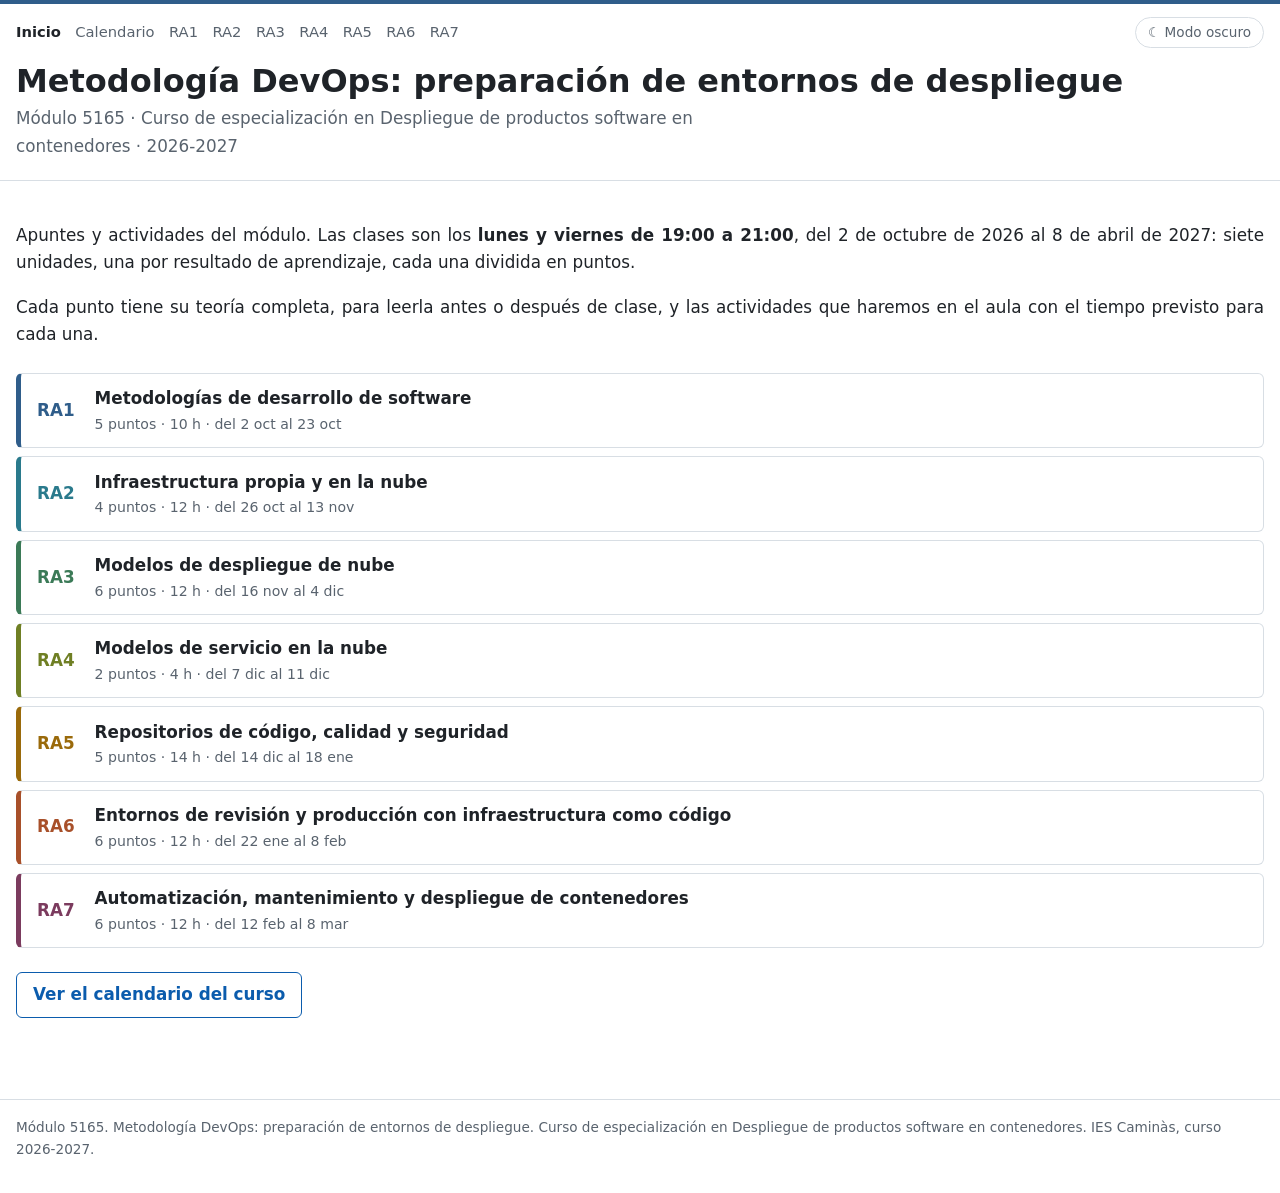
<file: index.html>
<!doctype html>
<html lang="es"><head><meta charset="utf-8">
<meta name="viewport" content="width=device-width, initial-scale=1">
<title>Módulo 5165. Metodología DevOps</title>
<link rel="stylesheet" href="assets/estilos.css?v=11">
<script src="assets/tema.js?v=5"></script>
</head><body style="--ra:#2f5d8a">
<header class="cab"><div class="dentro"><nav class="menu" aria-label="Secciones"><a href="index.html" aria-current="page">Inicio</a><a href="calendario.html">Calendario</a><a href="ra1.html">RA1</a><a href="ra2.html">RA2</a><a href="ra3.html">RA3</a><a href="ra4.html">RA4</a><a href="ra5.html">RA5</a><a href="ra6.html">RA6</a><a href="ra7.html">RA7</a><button type="button" class="boton-tema" id="cambiar-tema">☾ Modo oscuro</button></nav>
<h1>Metodología DevOps: preparación de entornos de despliegue</h1><p>Módulo 5165 · Curso de especialización en Despliegue de productos software en contenedores · 2026-2027</p></div></header>
<main><div class="panel">
<p>Apuntes y actividades del módulo. Las clases son los <b>lunes y viernes de 19:00 a 21:00</b>, del 2 de octubre de 2026 al 8 de abril de 2027: siete unidades, una por resultado de aprendizaje, cada una dividida en puntos.</p>
<p>Cada punto tiene su teoría completa, para leerla antes o después de clase, y las actividades que haremos en el aula con el tiempo previsto para cada una.</p>
<ul class="unidades"><li style="--c:#2f5d8a"><a href="ra1.html"><span class="n">RA1</span>
<span><b>Metodologías de desarrollo de software</b><small>5 puntos · 10 h · del 2 oct al 23 oct</small></span></a></li><li style="--c:#2a7a8c"><a href="ra2.html"><span class="n">RA2</span>
<span><b>Infraestructura propia y en la nube</b><small>4 puntos · 12 h · del 26 oct al 13 nov</small></span></a></li><li style="--c:#3b7a57"><a href="ra3.html"><span class="n">RA3</span>
<span><b>Modelos de despliegue de nube</b><small>6 puntos · 12 h · del 16 nov al 4 dic</small></span></a></li><li style="--c:#6f7f24"><a href="ra4.html"><span class="n">RA4</span>
<span><b>Modelos de servicio en la nube</b><small>2 puntos · 4 h · del 7 dic al 11 dic</small></span></a></li><li style="--c:#9a6a0b"><a href="ra5.html"><span class="n">RA5</span>
<span><b>Repositorios de código, calidad y seguridad</b><small>5 puntos · 14 h · del 14 dic al 18 ene</small></span></a></li><li style="--c:#a8502a"><a href="ra6.html"><span class="n">RA6</span>
<span><b>Entornos de revisión y producción con infraestructura como código</b><small>6 puntos · 12 h · del 22 ene al 8 feb</small></span></a></li><li style="--c:#7b3b5e"><a href="ra7.html"><span class="n">RA7</span>
<span><b>Automatización, mantenimiento y despliegue de contenedores</b><small>6 puntos · 12 h · del 12 feb al 8 mar</small></span></a></li></ul>
<p class="boton"><a href="calendario.html">Ver el calendario del curso</a></p>
</div></main>
<footer class="pie">Módulo 5165. Metodología DevOps: preparación de entornos de despliegue. Curso de especialización en Despliegue de productos software en contenedores. IES Caminàs, curso 2026-2027.</footer>
</body></html>
</file>
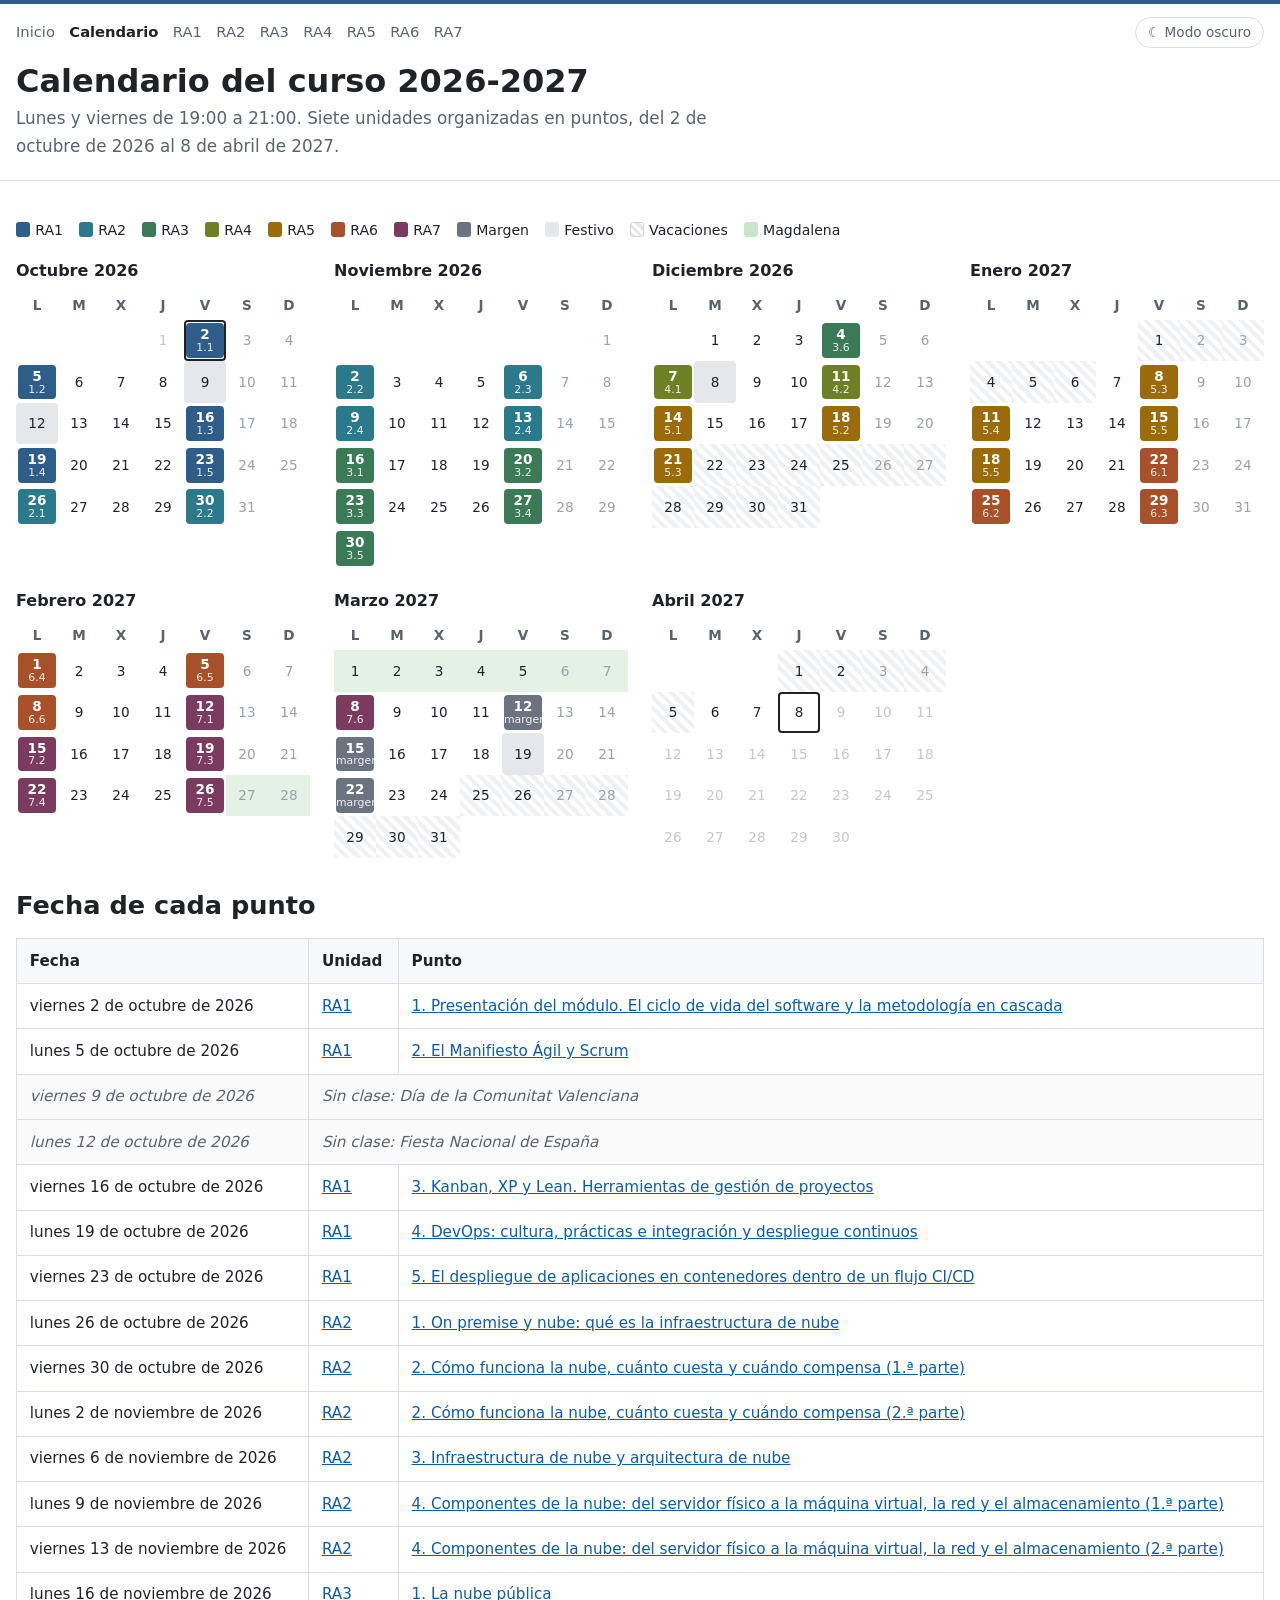
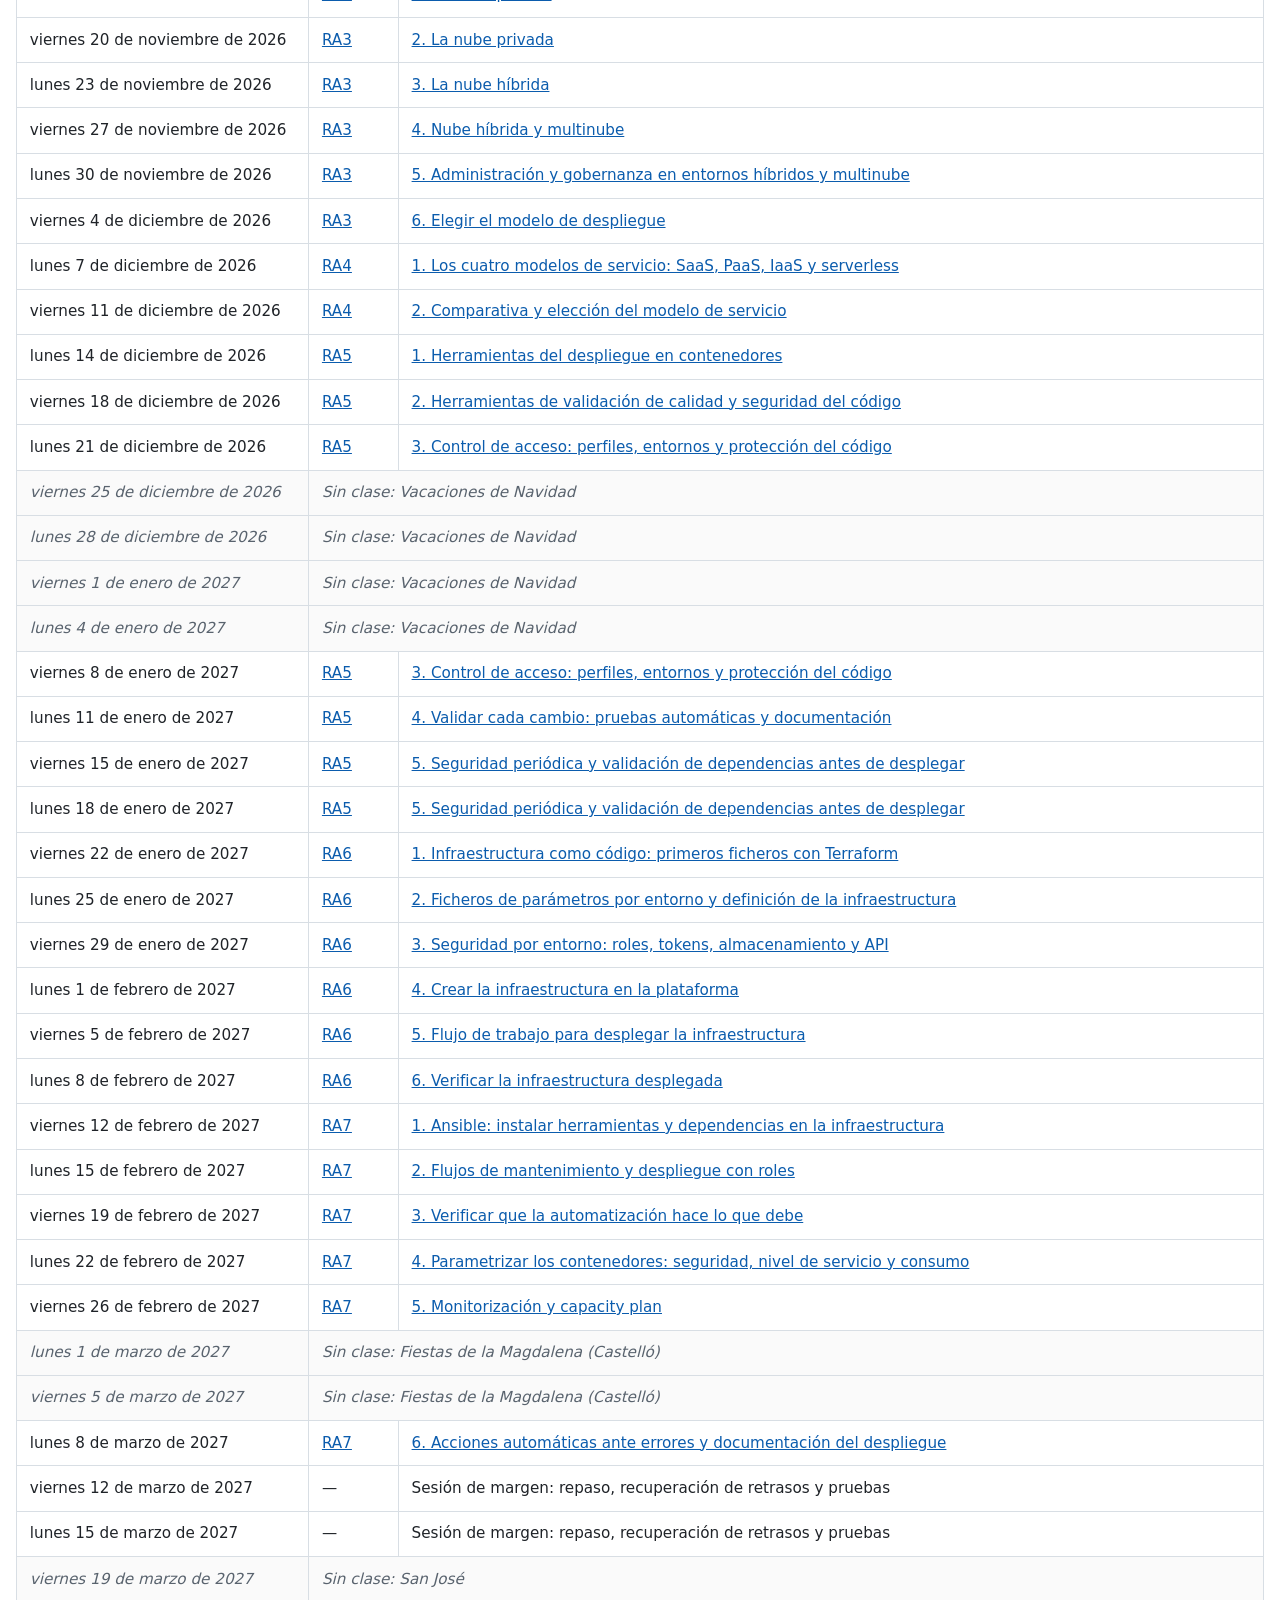
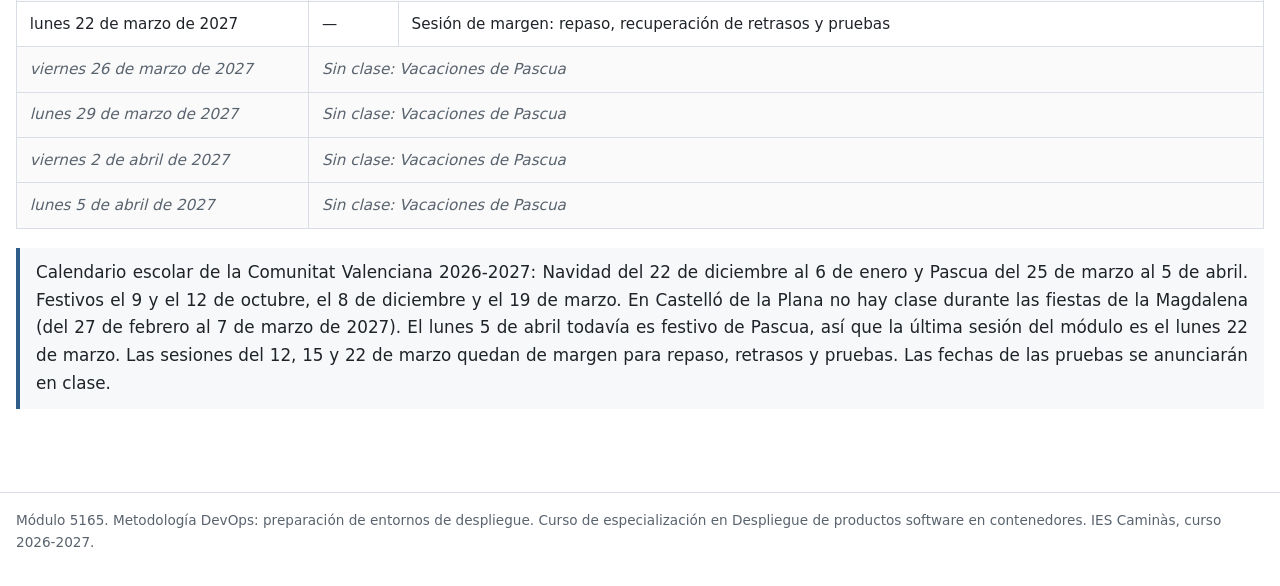
<file: calendario.html>
<!doctype html>
<html lang="es"><head><meta charset="utf-8">
<meta name="viewport" content="width=device-width, initial-scale=1">
<title>Calendario | Módulo 5165</title>
<link rel="stylesheet" href="assets/estilos.css?v=11">
<script src="assets/tema.js?v=5"></script>
</head><body style="--ra:#2f5d8a">
<header class="cab"><div class="dentro"><nav class="menu" aria-label="Secciones"><a href="index.html">Inicio</a><a href="calendario.html" aria-current="page">Calendario</a><a href="ra1.html">RA1</a><a href="ra2.html">RA2</a><a href="ra3.html">RA3</a><a href="ra4.html">RA4</a><a href="ra5.html">RA5</a><a href="ra6.html">RA6</a><a href="ra7.html">RA7</a><button type="button" class="boton-tema" id="cambiar-tema">☾ Modo oscuro</button></nav>
<h1>Calendario del curso 2026-2027</h1><p>Lunes y viernes de 19:00 a 21:00. Siete unidades organizadas en puntos, del 2 de octubre de 2026 al 8 de abril de 2027.</p></div></header>
<main><div class="panel ancho">
<p class="leyenda"><span><i style="background:#2f5d8a"></i>RA1</span><span><i style="background:#2a7a8c"></i>RA2</span><span><i style="background:#3b7a57"></i>RA3</span><span><i style="background:#6f7f24"></i>RA4</span><span><i style="background:#9a6a0b"></i>RA5</span><span><i style="background:#a8502a"></i>RA6</span><span><i style="background:#7b3b5e"></i>RA7</span><span><i style="background:#6b7280"></i>Margen</span><span><i class="l-festivo"></i>Festivo</span><span><i class="l-vacaciones"></i>Vacaciones</span><span><i class="l-magdalena"></i>Magdalena</span></p>
<div class="meses"><div class="mes"><h3>Octubre 2026</h3><table class="cal"><thead><tr>
<th>L</th><th>M</th><th>X</th><th>J</th><th>V</th><th>S</th><th>D</th></tr></thead><tbody><tr><td></td><td></td><td></td><td class="fuera">1</td><td class="clase inicio" title="Unidad 1 · 1. Presentación del módulo. El ciclo de vida del software y la metodología en cascada"><a href="ra1.html#p1" style="--c:#2f5d8a">2<small>1.1</small></a></td><td class="finde">3</td><td class="finde">4</td></tr><tr><td class="clase" title="Unidad 1 · 2. El Manifiesto Ágil y Scrum"><a href="ra1.html#p2" style="--c:#2f5d8a">5<small>1.2</small></a></td><td class="">6</td><td class="">7</td><td class="">8</td><td class="festivo" title="Día de la Comunitat Valenciana">9</td><td class="finde">10</td><td class="finde">11</td></tr><tr><td class="festivo" title="Fiesta Nacional de España">12</td><td class="">13</td><td class="">14</td><td class="">15</td><td class="clase" title="Unidad 1 · 3. Kanban, XP y Lean. Herramientas de gestión de proyectos"><a href="ra1.html#p3" style="--c:#2f5d8a">16<small>1.3</small></a></td><td class="finde">17</td><td class="finde">18</td></tr><tr><td class="clase" title="Unidad 1 · 4. DevOps: cultura, prácticas e integración y despliegue continuos"><a href="ra1.html#p4" style="--c:#2f5d8a">19<small>1.4</small></a></td><td class="">20</td><td class="">21</td><td class="">22</td><td class="clase" title="Unidad 1 · 5. El despliegue de aplicaciones en contenedores dentro de un flujo CI/CD"><a href="ra1.html#p5" style="--c:#2f5d8a">23<small>1.5</small></a></td><td class="finde">24</td><td class="finde">25</td></tr><tr><td class="clase" title="Unidad 2 · 1. On premise y nube: qué es la infraestructura de nube"><a href="ra2.html#p1" style="--c:#2a7a8c">26<small>2.1</small></a></td><td class="">27</td><td class="">28</td><td class="">29</td><td class="clase" title="Unidad 2 · 2. Cómo funciona la nube y cuál es su modelo de negocio"><a href="ra2.html#p2" style="--c:#2a7a8c">30<small>2.2</small></a></td><td class="finde">31</td><td></td></tr></tbody></table></div><div class="mes"><h3>Noviembre 2026</h3><table class="cal"><thead><tr>
<th>L</th><th>M</th><th>X</th><th>J</th><th>V</th><th>S</th><th>D</th></tr></thead><tbody><tr><td></td><td></td><td></td><td></td><td></td><td></td><td class="finde">1</td></tr><tr><td class="clase" title="Unidad 2 · 3. Beneficios de la nube frente a on premise: CapEx, OpEx y TCO"><a href="ra2.html#p2" style="--c:#2a7a8c">2<small>2.2</small></a></td><td class="">3</td><td class="">4</td><td class="">5</td><td class="clase" title="Unidad 2 · 4. Infraestructura de nube y arquitectura de nube"><a href="ra2.html#p3" style="--c:#2a7a8c">6<small>2.3</small></a></td><td class="finde">7</td><td class="finde">8</td></tr><tr><td class="clase" title="Unidad 2 · 5. Componentes y aprovisionamiento: de la máquina física a la máquina virtual"><a href="ra2.html#p4" style="--c:#2a7a8c">9<small>2.4</small></a></td><td class="">10</td><td class="">11</td><td class="">12</td><td class="clase" title="Unidad 2 · 6. Servidores, redes, almacenamiento y software en la nube"><a href="ra2.html#p4" style="--c:#2a7a8c">13<small>2.4</small></a></td><td class="finde">14</td><td class="finde">15</td></tr><tr><td class="clase" title="Unidad 3 · 1. La nube pública"><a href="ra3.html#p1" style="--c:#3b7a57">16<small>3.1</small></a></td><td class="">17</td><td class="">18</td><td class="">19</td><td class="clase" title="Unidad 3 · 2. La nube privada"><a href="ra3.html#p2" style="--c:#3b7a57">20<small>3.2</small></a></td><td class="finde">21</td><td class="finde">22</td></tr><tr><td class="clase" title="Unidad 3 · 3. La nube híbrida"><a href="ra3.html#p3" style="--c:#3b7a57">23<small>3.3</small></a></td><td class="">24</td><td class="">25</td><td class="">26</td><td class="clase" title="Unidad 3 · 4. Nube híbrida y multinube"><a href="ra3.html#p4" style="--c:#3b7a57">27<small>3.4</small></a></td><td class="finde">28</td><td class="finde">29</td></tr><tr><td class="clase" title="Unidad 3 · 5. Administración y gobernanza en entornos híbridos y multinube"><a href="ra3.html#p5" style="--c:#3b7a57">30<small>3.5</small></a></td><td></td><td></td><td></td><td></td><td></td><td></td></tr></tbody></table></div><div class="mes"><h3>Diciembre 2026</h3><table class="cal"><thead><tr>
<th>L</th><th>M</th><th>X</th><th>J</th><th>V</th><th>S</th><th>D</th></tr></thead><tbody><tr><td></td><td class="">1</td><td class="">2</td><td class="">3</td><td class="clase" title="Unidad 3 · 6. Elegir el modelo de despliegue"><a href="ra3.html#p6" style="--c:#3b7a57">4<small>3.6</small></a></td><td class="finde">5</td><td class="finde">6</td></tr><tr><td class="clase" title="Unidad 4 · 1. Los cuatro modelos de servicio: SaaS, PaaS, IaaS y serverless"><a href="ra4.html#p1" style="--c:#6f7f24">7<small>4.1</small></a></td><td class="festivo" title="Inmaculada Concepción">8</td><td class="">9</td><td class="">10</td><td class="clase" title="Unidad 4 · 2. Comparativa y elección del modelo de servicio"><a href="ra4.html#p2" style="--c:#6f7f24">11<small>4.2</small></a></td><td class="finde">12</td><td class="finde">13</td></tr><tr><td class="clase" title="Unidad 5 · 1. Herramientas del despliegue en contenedores"><a href="ra5.html#p1" style="--c:#9a6a0b">14<small>5.1</small></a></td><td class="">15</td><td class="">16</td><td class="">17</td><td class="clase" title="Unidad 5 · 2. Herramientas de validación de calidad y seguridad del código"><a href="ra5.html#p2" style="--c:#9a6a0b">18<small>5.2</small></a></td><td class="finde">19</td><td class="finde">20</td></tr><tr><td class="clase" title="Unidad 5 · 3. Control de acceso: perfiles, entornos y protección del código"><a href="ra5.html#p3" style="--c:#9a6a0b">21<small>5.3</small></a></td><td class="vacaciones" title="Vacaciones de Navidad">22</td><td class="vacaciones" title="Vacaciones de Navidad">23</td><td class="vacaciones" title="Vacaciones de Navidad">24</td><td class="vacaciones" title="Vacaciones de Navidad">25</td><td class="vacaciones finde" title="Vacaciones de Navidad">26</td><td class="vacaciones finde" title="Vacaciones de Navidad">27</td></tr><tr><td class="vacaciones" title="Vacaciones de Navidad">28</td><td class="vacaciones" title="Vacaciones de Navidad">29</td><td class="vacaciones" title="Vacaciones de Navidad">30</td><td class="vacaciones" title="Vacaciones de Navidad">31</td><td></td><td></td><td></td></tr></tbody></table></div><div class="mes"><h3>Enero 2027</h3><table class="cal"><thead><tr>
<th>L</th><th>M</th><th>X</th><th>J</th><th>V</th><th>S</th><th>D</th></tr></thead><tbody><tr><td></td><td></td><td></td><td></td><td class="vacaciones" title="Vacaciones de Navidad">1</td><td class="vacaciones finde" title="Vacaciones de Navidad">2</td><td class="vacaciones finde" title="Vacaciones de Navidad">3</td></tr><tr><td class="vacaciones" title="Vacaciones de Navidad">4</td><td class="vacaciones" title="Vacaciones de Navidad">5</td><td class="vacaciones" title="Vacaciones de Navidad">6</td><td class="">7</td><td class="clase" title="Unidad 5 · 3. Control de acceso: perfiles, entornos y protección del código"><a href="ra5.html#p3" style="--c:#9a6a0b">8<small>5.3</small></a></td><td class="finde">9</td><td class="finde">10</td></tr><tr><td class="clase" title="Unidad 5 · 4. Validar cada cambio: pruebas automáticas y documentación"><a href="ra5.html#p4" style="--c:#9a6a0b">11<small>5.4</small></a></td><td class="">12</td><td class="">13</td><td class="">14</td><td class="clase" title="Unidad 5 · 5. Seguridad periódica y validación de dependencias antes de desplegar"><a href="ra5.html#p5" style="--c:#9a6a0b">15<small>5.5</small></a></td><td class="finde">16</td><td class="finde">17</td></tr><tr><td class="clase" title="Unidad 5 · 5. Seguridad periódica y validación de dependencias antes de desplegar"><a href="ra5.html#p5" style="--c:#9a6a0b">18<small>5.5</small></a></td><td class="">19</td><td class="">20</td><td class="">21</td><td class="clase" title="Unidad 6 · 1. Infraestructura como código: primeros ficheros con Terraform"><a href="ra6.html#p1" style="--c:#a8502a">22<small>6.1</small></a></td><td class="finde">23</td><td class="finde">24</td></tr><tr><td class="clase" title="Unidad 6 · 2. Ficheros de parámetros por entorno y definición de la infraestructura"><a href="ra6.html#p2" style="--c:#a8502a">25<small>6.2</small></a></td><td class="">26</td><td class="">27</td><td class="">28</td><td class="clase" title="Unidad 6 · 3. Seguridad por entorno: roles, tokens, almacenamiento y API"><a href="ra6.html#p3" style="--c:#a8502a">29<small>6.3</small></a></td><td class="finde">30</td><td class="finde">31</td></tr></tbody></table></div><div class="mes"><h3>Febrero 2027</h3><table class="cal"><thead><tr>
<th>L</th><th>M</th><th>X</th><th>J</th><th>V</th><th>S</th><th>D</th></tr></thead><tbody><tr><td class="clase" title="Unidad 6 · 4. Crear la infraestructura en la plataforma"><a href="ra6.html#p4" style="--c:#a8502a">1<small>6.4</small></a></td><td class="">2</td><td class="">3</td><td class="">4</td><td class="clase" title="Unidad 6 · 5. Flujo de trabajo para desplegar la infraestructura"><a href="ra6.html#p5" style="--c:#a8502a">5<small>6.5</small></a></td><td class="finde">6</td><td class="finde">7</td></tr><tr><td class="clase" title="Unidad 6 · 6. Verificar la infraestructura desplegada"><a href="ra6.html#p6" style="--c:#a8502a">8<small>6.6</small></a></td><td class="">9</td><td class="">10</td><td class="">11</td><td class="clase" title="Unidad 7 · 1. Ansible: instalar herramientas y dependencias en la infraestructura"><a href="ra7.html#p1" style="--c:#7b3b5e">12<small>7.1</small></a></td><td class="finde">13</td><td class="finde">14</td></tr><tr><td class="clase" title="Unidad 7 · 2. Flujos de mantenimiento y despliegue con roles"><a href="ra7.html#p2" style="--c:#7b3b5e">15<small>7.2</small></a></td><td class="">16</td><td class="">17</td><td class="">18</td><td class="clase" title="Unidad 7 · 3. Verificar que la automatización hace lo que debe"><a href="ra7.html#p3" style="--c:#7b3b5e">19<small>7.3</small></a></td><td class="finde">20</td><td class="finde">21</td></tr><tr><td class="clase" title="Unidad 7 · 4. Parametrizar los contenedores: seguridad, nivel de servicio y consumo"><a href="ra7.html#p4" style="--c:#7b3b5e">22<small>7.4</small></a></td><td class="">23</td><td class="">24</td><td class="">25</td><td class="clase" title="Unidad 7 · 5. Monitorización y capacity plan"><a href="ra7.html#p5" style="--c:#7b3b5e">26<small>7.5</small></a></td><td class="magdalena finde" title="Fiestas de la Magdalena (Castelló)">27</td><td class="magdalena finde" title="Fiestas de la Magdalena (Castelló)">28</td></tr></tbody></table></div><div class="mes"><h3>Marzo 2027</h3><table class="cal"><thead><tr>
<th>L</th><th>M</th><th>X</th><th>J</th><th>V</th><th>S</th><th>D</th></tr></thead><tbody><tr><td class="magdalena" title="Fiestas de la Magdalena (Castelló)">1</td><td class="magdalena" title="Fiestas de la Magdalena (Castelló)">2</td><td class="magdalena" title="Fiestas de la Magdalena (Castelló)">3</td><td class="magdalena" title="Fiestas de la Magdalena (Castelló)">4</td><td class="magdalena" title="Fiestas de la Magdalena (Castelló)">5</td><td class="magdalena finde" title="Fiestas de la Magdalena (Castelló)">6</td><td class="magdalena finde" title="Fiestas de la Magdalena (Castelló)">7</td></tr><tr><td class="clase" title="Unidad 7 · 6. Acciones automáticas ante errores y documentación del despliegue"><a href="ra7.html#p6" style="--c:#7b3b5e">8<small>7.6</small></a></td><td class="">9</td><td class="">10</td><td class="">11</td><td class="clase" title="Sesión de margen: repaso y pruebas"><a href="#fechas" style="--c:#6b7280">12<small>margen</small></a></td><td class="finde">13</td><td class="finde">14</td></tr><tr><td class="clase" title="Sesión de margen: repaso y pruebas"><a href="#fechas" style="--c:#6b7280">15<small>margen</small></a></td><td class="">16</td><td class="">17</td><td class="">18</td><td class="festivo" title="San José">19</td><td class="finde">20</td><td class="finde">21</td></tr><tr><td class="clase" title="Sesión de margen: repaso y pruebas"><a href="#fechas" style="--c:#6b7280">22<small>margen</small></a></td><td class="">23</td><td class="">24</td><td class="vacaciones" title="Vacaciones de Pascua">25</td><td class="vacaciones" title="Vacaciones de Pascua">26</td><td class="vacaciones finde" title="Vacaciones de Pascua">27</td><td class="vacaciones finde" title="Vacaciones de Pascua">28</td></tr><tr><td class="vacaciones" title="Vacaciones de Pascua">29</td><td class="vacaciones" title="Vacaciones de Pascua">30</td><td class="vacaciones" title="Vacaciones de Pascua">31</td><td></td><td></td><td></td><td></td></tr></tbody></table></div><div class="mes"><h3>Abril 2027</h3><table class="cal"><thead><tr>
<th>L</th><th>M</th><th>X</th><th>J</th><th>V</th><th>S</th><th>D</th></tr></thead><tbody><tr><td></td><td></td><td></td><td class="vacaciones" title="Vacaciones de Pascua">1</td><td class="vacaciones" title="Vacaciones de Pascua">2</td><td class="vacaciones finde" title="Vacaciones de Pascua">3</td><td class="vacaciones finde" title="Vacaciones de Pascua">4</td></tr><tr><td class="vacaciones" title="Vacaciones de Pascua">5</td><td class="">6</td><td class="">7</td><td class="fin" title="Fin del curso">8</td><td class="fuera">9</td><td class="fuera finde">10</td><td class="fuera finde">11</td></tr><tr><td class="fuera">12</td><td class="fuera">13</td><td class="fuera">14</td><td class="fuera">15</td><td class="fuera">16</td><td class="fuera finde">17</td><td class="fuera finde">18</td></tr><tr><td class="fuera">19</td><td class="fuera">20</td><td class="fuera">21</td><td class="fuera">22</td><td class="fuera">23</td><td class="fuera finde">24</td><td class="fuera finde">25</td></tr><tr><td class="fuera">26</td><td class="fuera">27</td><td class="fuera">28</td><td class="fuera">29</td><td class="fuera">30</td><td></td><td></td></tr></tbody></table></div></div>
<h2 id="fechas">Fecha de cada punto</h2>
<div class="tabla"><table><tr><th>Fecha</th><th>Unidad</th><th>Punto</th></tr><tr><td>viernes 2 de octubre de 2026</td><td><a href="ra1.html">RA1</a></td><td><a href="ra1.html#p1">1. Presentación del módulo. El ciclo de vida del software y la metodología en cascada</a></td></tr><tr><td>lunes 5 de octubre de 2026</td><td><a href="ra1.html">RA1</a></td><td><a href="ra1.html#p2">2. El Manifiesto Ágil y Scrum</a></td></tr><tr class="sin"><td>viernes 9 de octubre de 2026</td><td colspan="2">Sin clase: Día de la Comunitat Valenciana</td></tr><tr class="sin"><td>lunes 12 de octubre de 2026</td><td colspan="2">Sin clase: Fiesta Nacional de España</td></tr><tr><td>viernes 16 de octubre de 2026</td><td><a href="ra1.html">RA1</a></td><td><a href="ra1.html#p3">3. Kanban, XP y Lean. Herramientas de gestión de proyectos</a></td></tr><tr><td>lunes 19 de octubre de 2026</td><td><a href="ra1.html">RA1</a></td><td><a href="ra1.html#p4">4. DevOps: cultura, prácticas e integración y despliegue continuos</a></td></tr><tr><td>viernes 23 de octubre de 2026</td><td><a href="ra1.html">RA1</a></td><td><a href="ra1.html#p5">5. El despliegue de aplicaciones en contenedores dentro de un flujo CI/CD</a></td></tr><tr><td>lunes 26 de octubre de 2026</td><td><a href="ra2.html">RA2</a></td><td><a href="ra2.html#p1">1. On premise y nube: qué es la infraestructura de nube</a></td></tr><tr><td>viernes 30 de octubre de 2026</td><td><a href="ra2.html">RA2</a></td><td><a href="ra2.html#p2">2. Cómo funciona la nube, cuánto cuesta y cuándo compensa (1.ª parte)</a></td></tr><tr><td>lunes 2 de noviembre de 2026</td><td><a href="ra2.html">RA2</a></td><td><a href="ra2.html#p2">2. Cómo funciona la nube, cuánto cuesta y cuándo compensa (2.ª parte)</a></td></tr><tr><td>viernes 6 de noviembre de 2026</td><td><a href="ra2.html">RA2</a></td><td><a href="ra2.html#p3">3. Infraestructura de nube y arquitectura de nube</a></td></tr><tr><td>lunes 9 de noviembre de 2026</td><td><a href="ra2.html">RA2</a></td><td><a href="ra2.html#p4">4. Componentes de la nube: del servidor físico a la máquina virtual, la red y el almacenamiento (1.ª parte)</a></td></tr><tr><td>viernes 13 de noviembre de 2026</td><td><a href="ra2.html">RA2</a></td><td><a href="ra2.html#p4">4. Componentes de la nube: del servidor físico a la máquina virtual, la red y el almacenamiento (2.ª parte)</a></td></tr><tr><td>lunes 16 de noviembre de 2026</td><td><a href="ra3.html">RA3</a></td><td><a href="ra3.html#p1">1. La nube pública</a></td></tr><tr><td>viernes 20 de noviembre de 2026</td><td><a href="ra3.html">RA3</a></td><td><a href="ra3.html#p2">2. La nube privada</a></td></tr><tr><td>lunes 23 de noviembre de 2026</td><td><a href="ra3.html">RA3</a></td><td><a href="ra3.html#p3">3. La nube híbrida</a></td></tr><tr><td>viernes 27 de noviembre de 2026</td><td><a href="ra3.html">RA3</a></td><td><a href="ra3.html#p4">4. Nube híbrida y multinube</a></td></tr><tr><td>lunes 30 de noviembre de 2026</td><td><a href="ra3.html">RA3</a></td><td><a href="ra3.html#p5">5. Administración y gobernanza en entornos híbridos y multinube</a></td></tr><tr><td>viernes 4 de diciembre de 2026</td><td><a href="ra3.html">RA3</a></td><td><a href="ra3.html#p6">6. Elegir el modelo de despliegue</a></td></tr><tr><td>lunes 7 de diciembre de 2026</td><td><a href="ra4.html">RA4</a></td><td><a href="ra4.html#p1">1. Los cuatro modelos de servicio: SaaS, PaaS, IaaS y serverless</a></td></tr><tr><td>viernes 11 de diciembre de 2026</td><td><a href="ra4.html">RA4</a></td><td><a href="ra4.html#p2">2. Comparativa y elección del modelo de servicio</a></td></tr><tr><td>lunes 14 de diciembre de 2026</td><td><a href="ra5.html">RA5</a></td><td><a href="ra5.html#p1">1. Herramientas del despliegue en contenedores</a></td></tr><tr><td>viernes 18 de diciembre de 2026</td><td><a href="ra5.html">RA5</a></td><td><a href="ra5.html#p2">2. Herramientas de validación de calidad y seguridad del código</a></td></tr><tr><td>lunes 21 de diciembre de 2026</td><td><a href="ra5.html">RA5</a></td><td><a href="ra5.html#p3">3. Control de acceso: perfiles, entornos y protección del código</a></td></tr><tr class="sin"><td>viernes 25 de diciembre de 2026</td><td colspan="2">Sin clase: Vacaciones de Navidad</td></tr><tr class="sin"><td>lunes 28 de diciembre de 2026</td><td colspan="2">Sin clase: Vacaciones de Navidad</td></tr><tr class="sin"><td>viernes 1 de enero de 2027</td><td colspan="2">Sin clase: Vacaciones de Navidad</td></tr><tr class="sin"><td>lunes 4 de enero de 2027</td><td colspan="2">Sin clase: Vacaciones de Navidad</td></tr><tr><td>viernes 8 de enero de 2027</td><td><a href="ra5.html">RA5</a></td><td><a href="ra5.html#p3">3. Control de acceso: perfiles, entornos y protección del código</a></td></tr><tr><td>lunes 11 de enero de 2027</td><td><a href="ra5.html">RA5</a></td><td><a href="ra5.html#p4">4. Validar cada cambio: pruebas automáticas y documentación</a></td></tr><tr><td>viernes 15 de enero de 2027</td><td><a href="ra5.html">RA5</a></td><td><a href="ra5.html#p5">5. Seguridad periódica y validación de dependencias antes de desplegar</a></td></tr><tr><td>lunes 18 de enero de 2027</td><td><a href="ra5.html">RA5</a></td><td><a href="ra5.html#p5">5. Seguridad periódica y validación de dependencias antes de desplegar</a></td></tr><tr><td>viernes 22 de enero de 2027</td><td><a href="ra6.html">RA6</a></td><td><a href="ra6.html#p1">1. Infraestructura como código: primeros ficheros con Terraform</a></td></tr><tr><td>lunes 25 de enero de 2027</td><td><a href="ra6.html">RA6</a></td><td><a href="ra6.html#p2">2. Ficheros de parámetros por entorno y definición de la infraestructura</a></td></tr><tr><td>viernes 29 de enero de 2027</td><td><a href="ra6.html">RA6</a></td><td><a href="ra6.html#p3">3. Seguridad por entorno: roles, tokens, almacenamiento y API</a></td></tr><tr><td>lunes 1 de febrero de 2027</td><td><a href="ra6.html">RA6</a></td><td><a href="ra6.html#p4">4. Crear la infraestructura en la plataforma</a></td></tr><tr><td>viernes 5 de febrero de 2027</td><td><a href="ra6.html">RA6</a></td><td><a href="ra6.html#p5">5. Flujo de trabajo para desplegar la infraestructura</a></td></tr><tr><td>lunes 8 de febrero de 2027</td><td><a href="ra6.html">RA6</a></td><td><a href="ra6.html#p6">6. Verificar la infraestructura desplegada</a></td></tr><tr><td>viernes 12 de febrero de 2027</td><td><a href="ra7.html">RA7</a></td><td><a href="ra7.html#p1">1. Ansible: instalar herramientas y dependencias en la infraestructura</a></td></tr><tr><td>lunes 15 de febrero de 2027</td><td><a href="ra7.html">RA7</a></td><td><a href="ra7.html#p2">2. Flujos de mantenimiento y despliegue con roles</a></td></tr><tr><td>viernes 19 de febrero de 2027</td><td><a href="ra7.html">RA7</a></td><td><a href="ra7.html#p3">3. Verificar que la automatización hace lo que debe</a></td></tr><tr><td>lunes 22 de febrero de 2027</td><td><a href="ra7.html">RA7</a></td><td><a href="ra7.html#p4">4. Parametrizar los contenedores: seguridad, nivel de servicio y consumo</a></td></tr><tr><td>viernes 26 de febrero de 2027</td><td><a href="ra7.html">RA7</a></td><td><a href="ra7.html#p5">5. Monitorización y capacity plan</a></td></tr><tr class="sin"><td>lunes 1 de marzo de 2027</td><td colspan="2">Sin clase: Fiestas de la Magdalena (Castelló)</td></tr><tr class="sin"><td>viernes 5 de marzo de 2027</td><td colspan="2">Sin clase: Fiestas de la Magdalena (Castelló)</td></tr><tr><td>lunes 8 de marzo de 2027</td><td><a href="ra7.html">RA7</a></td><td><a href="ra7.html#p6">6. Acciones automáticas ante errores y documentación del despliegue</a></td></tr><tr><td>viernes 12 de marzo de 2027</td><td>—</td><td>Sesión de margen: repaso, recuperación de retrasos y pruebas</td></tr><tr><td>lunes 15 de marzo de 2027</td><td>—</td><td>Sesión de margen: repaso, recuperación de retrasos y pruebas</td></tr><tr class="sin"><td>viernes 19 de marzo de 2027</td><td colspan="2">Sin clase: San José</td></tr><tr><td>lunes 22 de marzo de 2027</td><td>—</td><td>Sesión de margen: repaso, recuperación de retrasos y pruebas</td></tr><tr class="sin"><td>viernes 26 de marzo de 2027</td><td colspan="2">Sin clase: Vacaciones de Pascua</td></tr><tr class="sin"><td>lunes 29 de marzo de 2027</td><td colspan="2">Sin clase: Vacaciones de Pascua</td></tr><tr class="sin"><td>viernes 2 de abril de 2027</td><td colspan="2">Sin clase: Vacaciones de Pascua</td></tr><tr class="sin"><td>lunes 5 de abril de 2027</td><td colspan="2">Sin clase: Vacaciones de Pascua</td></tr></table></div>
<p class="nota">Calendario escolar de la Comunitat Valenciana 2026-2027: Navidad del 22 de diciembre al 6 de enero y Pascua del 25 de marzo al 5 de abril. Festivos el 9 y el 12 de octubre, el 8 de diciembre y el 19 de marzo. En Castelló de la Plana no hay clase durante las fiestas de la Magdalena (del 27 de febrero al 7 de marzo de 2027). El lunes 5 de abril todavía es festivo de Pascua, así que la última sesión del módulo es el lunes 22 de marzo. Las sesiones del 12, 15 y 22 de marzo quedan de margen para repaso, retrasos y pruebas. Las fechas de las pruebas se anunciarán en clase.</p>
</div></main>
<footer class="pie">Módulo 5165. Metodología DevOps: preparación de entornos de despliegue. Curso de especialización en Despliegue de productos software en contenedores. IES Caminàs, curso 2026-2027.</footer>
</body></html>
</file>
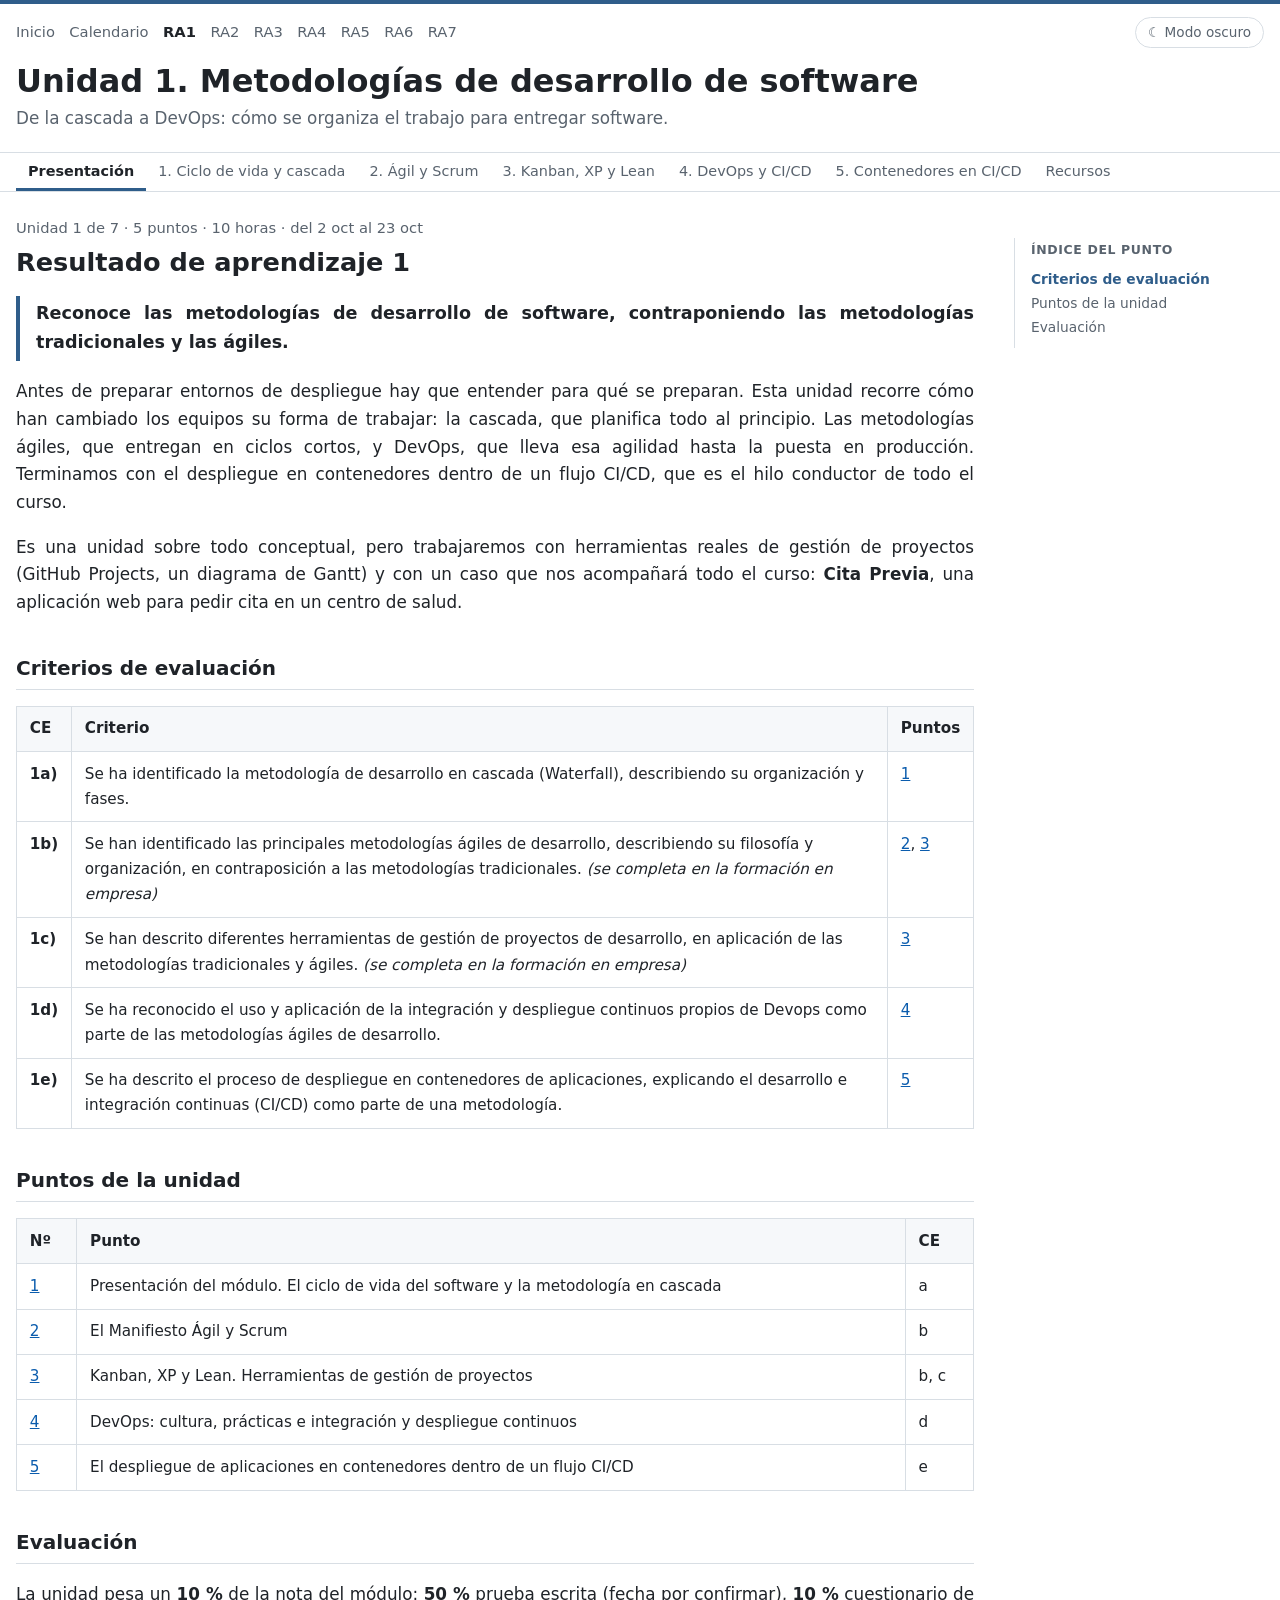
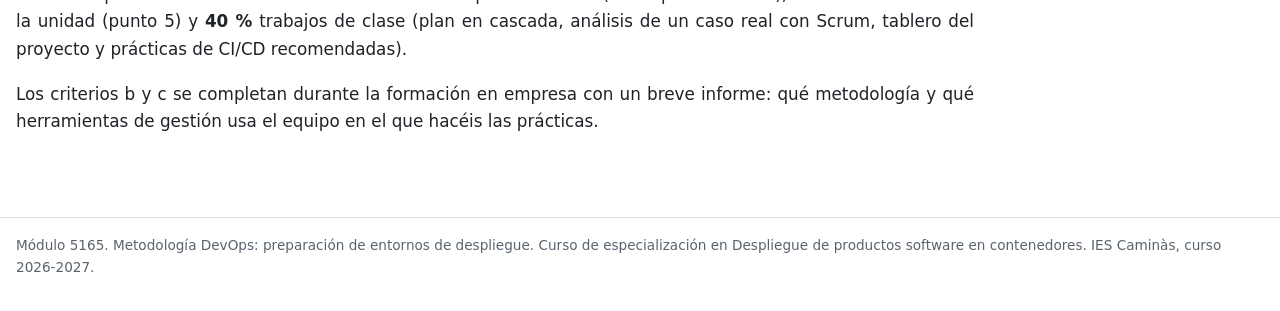
<file: ra1.html>
<!doctype html>
<html lang="es"><head><meta charset="utf-8">
<meta name="viewport" content="width=device-width, initial-scale=1">
<title>RA1. Metodologías de desarrollo de software | Módulo 5165</title>
<link rel="stylesheet" href="assets/estilos.css?v=11">
<script src="assets/tema.js?v=5"></script>
</head><body style="--ra:#2f5d8a">
<header class="cab"><div class="dentro"><nav class="menu" aria-label="Secciones"><a href="index.html">Inicio</a><a href="calendario.html">Calendario</a><a href="ra1.html" aria-current="page">RA1</a><a href="ra2.html">RA2</a><a href="ra3.html">RA3</a><a href="ra4.html">RA4</a><a href="ra5.html">RA5</a><a href="ra6.html">RA6</a><a href="ra7.html">RA7</a><button type="button" class="boton-tema" id="cambiar-tema">☾ Modo oscuro</button></nav>
<h1>Unidad 1. Metodologías de desarrollo de software</h1><p>De la cascada a DevOps: cómo se organiza el trabajo para entregar software.</p></div></header>
<nav class="pestanas"><div class="dentro" role="tablist" aria-label="Puntos de la unidad 1"><button role="tab" id="tab-presentacion" data-panel="presentacion">Presentación</button><button role="tab" id="tab-p1" data-panel="p1">1. Ciclo de vida y cascada</button><button role="tab" id="tab-p2" data-panel="p2">2. Ágil y Scrum</button><button role="tab" id="tab-p3" data-panel="p3">3. Kanban, XP y Lean</button><button role="tab" id="tab-p4" data-panel="p4">4. DevOps y CI/CD</button><button role="tab" id="tab-p5" data-panel="p5">5. Contenedores en CI/CD</button><button role="tab" id="tab-recursos" data-panel="recursos">Recursos</button></div></nav>
<main class="con-indice"><details class="indice" id="indice" open><summary>Índice del punto</summary><ol></ol></details><div class="contenido"><section class="panel" role="tabpanel" id="p-presentacion" aria-labelledby="tab-presentacion" hidden>
<p class="meta">Unidad 1 de 7 · 5 puntos · 10 horas · del 2 oct al 23 oct</p>
<h2>Resultado de aprendizaje 1</h2>
<p class="ra-texto">Reconoce las metodologías de desarrollo de software, contraponiendo las metodologías tradicionales y las ágiles.</p>
<p>Antes de preparar entornos de despliegue hay que entender para qué se preparan. Esta unidad recorre cómo han cambiado los equipos su forma de trabajar: la cascada, que planifica todo al principio. Las metodologías ágiles, que entregan en ciclos cortos, y DevOps, que lleva esa agilidad hasta la puesta en producción. Terminamos con el despliegue en contenedores dentro de un flujo CI/CD, que es el hilo conductor de todo el curso.</p>
<p>Es una unidad sobre todo conceptual, pero trabajaremos con herramientas reales de gestión de proyectos (GitHub Projects, un diagrama de Gantt) y con un caso que nos acompañará todo el curso: <b>Cita Previa</b>, una aplicación web para pedir cita en un centro de salud.</p>
<h3>Criterios de evaluación</h3>
<div class="tabla"><table><tr><th>CE</th><th>Criterio</th><th>Puntos</th></tr><tr><td><b>1a)</b></td><td>Se ha identificado la metodología de desarrollo en cascada (Waterfall), describiendo su organización y fases.</td><td><a href="#p1">1</a></td></tr><tr><td><b>1b)</b></td><td>Se han identificado las principales metodologías ágiles de desarrollo, describiendo su filosofía y organización, en contraposición a las metodologías tradicionales. <em>(se completa en la formación en empresa)</em></td><td><a href="#p2">2</a>, <a href="#p3">3</a></td></tr><tr><td><b>1c)</b></td><td>Se han descrito diferentes herramientas de gestión de proyectos de desarrollo, en aplicación de las metodologías tradicionales y ágiles. <em>(se completa en la formación en empresa)</em></td><td><a href="#p3">3</a></td></tr><tr><td><b>1d)</b></td><td>Se ha reconocido el uso y aplicación de la integración y despliegue continuos propios de Devops como parte de las metodologías ágiles de desarrollo.</td><td><a href="#p4">4</a></td></tr><tr><td><b>1e)</b></td><td>Se ha descrito el proceso de despliegue en contenedores de aplicaciones, explicando el desarrollo e integración continuas (CI/CD) como parte de una metodología.</td><td><a href="#p5">5</a></td></tr></table></div>
<h3>Puntos de la unidad</h3>
<div class="tabla"><table><tr><th>Nº</th><th>Punto</th><th>CE</th></tr><tr><td><a href="#p1">1</a></td><td>Presentación del módulo. El ciclo de vida del software y la metodología en cascada</td><td>a</td></tr><tr><td><a href="#p2">2</a></td><td>El Manifiesto Ágil y Scrum</td><td>b</td></tr><tr><td><a href="#p3">3</a></td><td>Kanban, XP y Lean. Herramientas de gestión de proyectos</td><td>b, c</td></tr><tr><td><a href="#p4">4</a></td><td>DevOps: cultura, prácticas e integración y despliegue continuos</td><td>d</td></tr><tr><td><a href="#p5">5</a></td><td>El despliegue de aplicaciones en contenedores dentro de un flujo CI/CD</td><td>e</td></tr></table></div>
<h3>Evaluación</h3>
<p>La unidad pesa un <b>10 %</b> de la nota del módulo: <b>50 %</b> prueba escrita (fecha por confirmar), <b>10 %</b> cuestionario de la unidad (punto 5) y <b>40 %</b> trabajos de clase (plan en cascada, análisis de un caso real con Scrum, tablero del proyecto y prácticas de CI/CD recomendadas).</p>
<p>Los criterios b y c se completan durante la formación en empresa con un breve informe: qué metodología y qué herramientas de gestión usa el equipo en el que hacéis las prácticas.</p>
</section><section class="panel" role="tabpanel" id="p-p1" aria-labelledby="tab-p1" hidden>
<p class="meta">Unidad 1 · 1. Ciclo de vida y cascada · 2 horas</p>
<h2>Presentación del módulo. El ciclo de vida del software y la metodología en cascada</h2>
<p class="chips"><span class="ce" title="Se ha identificado la metodología de desarrollo en cascada (Waterfall), describiendo su organización y fases.">CE 1a</span></p>
<h3>Objetivos del punto</h3>
<ul>
<li>Conocer la organización del módulo, el calendario, la forma de evaluar y el caso Cita Previa que nos acompañará todo el curso.</li>
<li>Explicar qué es el ciclo de vida del software y qué decide una metodología de desarrollo.</li>
<li>Describir las fases del modelo en cascada, sus entregables, sus roles y cómo se organiza un proyecto que lo sigue.</li>
<li>Reconocer en qué situaciones la cascada funciona y en cuáles fracasa, y conocer las variantes que intentaron corregirla.</li>
</ul>

<h3>Introducción al módulo</h3>
<p>Este curso de especialización forma a profesionales capaces de llevar una aplicación desde el código hasta un entorno de producción basado en contenedores. Este módulo, <b>Metodología DevOps: preparación de entornos de despliegue</b>, es la base sobre la que se apoyan los demás. Tiene tres partes:</p>
<ol>
<li><b>Cómo se trabaja (unidad 1).</b> Metodologías de desarrollo: cascada, ágil y DevOps. Sin entender por qué se automatiza, las herramientas no tienen sentido.</li>
<li><b>Dónde se despliega (unidades 2, 3 y 4).</b> Infraestructura propia y en la nube, modelos de despliegue (pública, privada, híbrida, multinube) y modelos de servicio (SaaS, PaaS, IaaS, serverless).</li>
<li><b>Cómo se prepara el entorno (unidades 5, 6 y 7).</b> Repositorios con control de acceso y validaciones automáticas, infraestructura como código con Terraform y automatización de la configuración y el despliegue con Ansible.</li>
</ol>
<p>En la pestaña <a href="calendario.html">Calendario</a> tenéis en qué fecha trabajamos cada punto. Cada punto de esta web tiene la teoría completa, pensada para que podáis leerla con calma, y las actividades que haremos en clase con el tiempo previsto para cada una.</p>

<h4>El caso del curso: Cita Previa</h4>
<p>Para que todo tenga un hilo conductor, trabajaremos sobre un proyecto ficticio: la <b>Conselleria de Sanitat</b> encarga una aplicación web, <b>Cita Previa</b>, para que los pacientes pidan, consulten y anulen citas con su médico de familia. La aplicación tendrá una parte web para pacientes, una parte de gestión para el personal del centro de salud y una API que usarán otras aplicaciones (por ejemplo, la app móvil). En la unidad 1 la usaremos para comparar metodologías; en las unidades 2-4 para decidir dónde desplegarla; y en las unidades 5-7 desplegaremos de verdad una versión sencilla en contenedores (<code>cita-previa-app</code>).</p>

<div class="inicio-tema"><span>Empieza el tema</span>Unidad 1 · Metodologías de desarrollo de software</div>
<h3>1. El ciclo de vida del software</h3>
<p>Todo programa, desde una calculadora hasta el sistema de nóminas de un país, pasa por las mismas actividades básicas. A este conjunto se le llama <b>ciclo de vida del desarrollo de software</b> (SDLC, <i>Software Development Life Cycle</i>):</p>
<div class="tabla"><table>
<tr><th>Actividad</th><th>Pregunta que responde</th><th>Resultado típico</th></tr>
<tr><td>Requisitos</td><td>¿Qué necesita el cliente? ¿Qué debe hacer el sistema y con qué restricciones?</td><td>Especificación de requisitos, historias de usuario, casos de uso</td></tr>
<tr><td>Análisis y diseño</td><td>¿Cómo se organizará el sistema? ¿Qué componentes, datos e interfaces tendrá?</td><td>Arquitectura, modelo de datos, diseño de pantallas y de la API</td></tr>
<tr><td>Implementación</td><td>¿Cómo se programa cada parte?</td><td>Código fuente, scripts, configuración</td></tr>
<tr><td>Pruebas</td><td>¿Hace lo que debe? ¿Se rompe algo?</td><td>Plan de pruebas, informes de errores, pruebas automáticas</td></tr>
<tr><td>Despliegue</td><td>¿Cómo llega a los usuarios?</td><td>Aplicación instalada en producción, manual de instalación</td></tr>
<tr><td>Operación y mantenimiento</td><td>¿Funciona bien en el día a día? ¿Qué hay que corregir o mejorar?</td><td>Incidencias resueltas, nuevas versiones, métricas</td></tr>
</table></div>
<figure class="diagrama"><div class="lienzo"><svg viewBox="0 0 720 386" role="img" aria-label="Ciclo de vida del software" xmlns="http://www.w3.org/2000/svg"><defs><marker id="fl-sdlc" viewBox="0 0 10 10" refX="9" refY="5" markerWidth="7" markerHeight="7" orient="auto-start-reverse"><path d="M0,0 L10,5 L0,10 z" class="punta"/></marker></defs><path d="M418.5,48.5 A217.5,150.0 0 0 1 512.2,85.8" class="flecha" marker-end="url(#fl-sdlc)"/><path d="M570.7,155.7 A217.5,150.0 0 0 1 570.7,230.3" class="flecha" marker-end="url(#fl-sdlc)"/><path d="M512.2,300.2 A217.5,150.0 0 0 1 418.5,337.5" class="flecha" marker-end="url(#fl-sdlc)"/><path d="M301.5,337.5 A217.5,150.0 0 0 1 207.8,300.2" class="flecha" marker-end="url(#fl-sdlc)"/><path d="M149.3,230.3 A217.5,150.0 0 0 1 149.3,155.7" class="flecha" marker-end="url(#fl-sdlc)"/><path d="M207.8,85.8 A217.5,150.0 0 0 1 301.5,48.5" class="flecha" marker-end="url(#fl-sdlc)"/><rect x="294.0" y="20.0" width="132.0" height="46.0" rx="6" class="d-azul"/><text x="360.0" y="43.0" class="t" text-anchor="middle" dominant-baseline="middle">Requisitos</text><rect x="482.4" y="95.0" width="132.0" height="46.0" rx="6" class="d-azul"/><text x="548.4" y="118.0" class="t" text-anchor="middle" dominant-baseline="middle">Análisis y diseño</text><rect x="482.4" y="245.0" width="132.0" height="46.0" rx="6" class="d-morado"/><text x="548.4" y="268.0" class="t" text-anchor="middle" dominant-baseline="middle">Implementación</text><rect x="294.0" y="320.0" width="132.0" height="46.0" rx="6" class="d-morado"/><text x="360.0" y="343.0" class="t" text-anchor="middle" dominant-baseline="middle">Pruebas</text><rect x="105.6" y="245.0" width="132.0" height="46.0" rx="6" class="d-verde"/><text x="171.6" y="268.0" class="t" text-anchor="middle" dominant-baseline="middle">Despliegue</text><rect x="105.6" y="95.0" width="132.0" height="46.0" rx="6" class="d-verde"/><text x="171.6" y="110.0" class="t" text-anchor="middle" dominant-baseline="middle">Operación y</text><text x="171.6" y="126.0" class="t" text-anchor="middle" dominant-baseline="middle">mantenimiento</text><text x="360.0" y="193.0" class="t tb" text-anchor="middle" dominant-baseline="middle">Ciclo de vida del software</text></svg></div><figcaption>Las seis actividades del ciclo de vida del software. Todas las metodologías las incluyen. Cambia el orden, la frecuencia y el tamaño de cada vuelta.</figcaption></figure>
<p>Estas actividades existen siempre, se use la metodología que se use. Lo que cambia de una metodología a otra es:</p>
<ul>
<li><b>El orden y la frecuencia.</b> ¿Se hacen una sola vez y en secuencia, o se repiten muchas veces en ciclos cortos?</li>
<li><b>El tamaño de cada entrega.</b> ¿Se entrega todo al final o pequeñas partes útiles cada pocas semanas?</li>
<li><b>Los documentos.</b> ¿Cuánto se documenta antes de programar y quién lo aprueba?</li>
<li><b>Los roles y la organización del equipo.</b> ¿Equipos separados por especialidad o equipos pequeños que lo hacen todo?</li>
<li><b>La relación con el cliente.</b> ¿Participa al principio y al final, o de forma continua?</li>
<li><b>La gestión del cambio.</b> ¿Un cambio es un problema que hay que evitar o algo normal que hay que acoger?</li>
</ul>
<p>Una <b>metodología de desarrollo</b> es, por tanto, un conjunto de reglas, prácticas, roles y artefactos que decide cómo se organizan esas actividades. Las metodologías se suelen dividir en dos grandes familias: las <b>tradicionales</b> o predictivas (la cascada y sus variantes), que intentan planificar todo al principio, y las <b>ágiles</b> o adaptativas (Scrum, Kanban, XP), que asumen que el plan cambiará y trabajan en ciclos cortos.</p>

<h3>2. El modelo en cascada (Waterfall)</h3>
<h4>Origen</h4>
<p>La cascada se asocia a un artículo de <b>Winston W. Royce</b> de 1970, <i>Managing the Development of Large Software Systems</i>. Curiosamente, Royce presentaba el modelo secuencial puro como <b>arriesgado</b> y proponía mejoras (repetir el proceso, prototipos, implicar al cliente). Sin embargo, el diagrama sencillo de fases en escalera fue el que se popularizó. En los años 70 y 80 se convirtió en estándar en grandes proyectos militares y de administraciones públicas (por ejemplo, la norma DOD-STD-2167 del Departamento de Defensa de EE. UU. en 1985), porque encajaba bien con los contratos cerrados y con la forma de gestionar la ingeniería civil: primero se diseña el puente y después se construye.</p>

<h4>Las fases</h4>
<p>En la cascada el proyecto avanza por fases <b>secuenciales</b>. Cada fase produce unos entregables que se revisan y aprueban formalmente (un <i>hito</i> o <i>puerta de fase</i>) antes de empezar la siguiente. Como el agua de una cascada, el trabajo "cae" de una fase a la siguiente y, en teoría, no vuelve atrás.</p>
<ol>
<li><b>Requisitos.</b> Se recogen y documentan todos los requisitos del sistema en la <b>Especificación de Requisitos de Software</b> (ERS o SRS). Incluye requisitos funcionales (qué hace: "el paciente puede anular una cita hasta 24 horas antes") y no funcionales (cómo lo hace: rendimiento, seguridad, disponibilidad, accesibilidad, normativa como el RGPD). El cliente firma el documento, que pasa a ser la base del contrato. Cualquier cambio posterior es un <i>cambio de alcance</i>.</li>
<li><b>Análisis y diseño.</b> A partir de la ERS se diseña el sistema completo. El <b>diseño de alto nivel</b> define la arquitectura: módulos, bases de datos, servidores, integraciones con otros sistemas. El <b>diseño detallado</b> define cada módulo: clases, tablas, algoritmos, pantallas. Resultado: el Documento de Diseño del Sistema (DDS).</li>
<li><b>Implementación.</b> Los programadores construyen cada módulo siguiendo el diseño y hacen sus pruebas unitarias. Es la fase más larga en personas, pero en la cascada se considera casi una "traducción" del diseño a código.</li>
<li><b>Pruebas (verificación).</b> Un equipo de calidad integra los módulos y comprueba que el sistema cumple la ERS: pruebas de integración, de sistema y, al final, de <b>aceptación</b> con el cliente. Los errores se registran y se devuelven a los programadores.</li>
<li><b>Despliegue (instalación).</b> El sistema se instala en el entorno de producción, se migran los datos y se forma a los usuarios. Suele ser un gran evento planificado con meses de antelación, a veces con un "apagón" del sistema antiguo.</li>
<li><b>Mantenimiento.</b> Corrección de errores que aparecen en producción y pequeñas mejoras. Los cambios grandes se tratan como un nuevo proyecto que vuelve a empezar por requisitos.</li>
</ol>

<figure class="diagrama"><div class="lienzo"><svg viewBox="0 0 720 382" role="img" aria-label="Modelo en cascada" xmlns="http://www.w3.org/2000/svg"><defs><marker id="fl-cascada" viewBox="0 0 10 10" refX="9" refY="5" markerWidth="7" markerHeight="7" orient="auto-start-reverse"><path d="M0,0 L10,5 L0,10 z" class="punta"/></marker></defs><path d="M324.0,221.0 L40.0,221.0 L40.0,60.0" class="flecha disc " marker-end="url(#fl-cascada)"/><rect x="117.2" y="205.0" width="129.7" height="32" rx="3" class="fondo-etiqueta"/><text x="182.0" y="214.0" class="te" text-anchor="middle" dominant-baseline="middle">cambio tardío:</text><text x="182.0" y="228.0" class="te" text-anchor="middle" dominant-baseline="middle">volver a requisitos</text><rect x="12.0" y="12.0" width="176.0" height="46.0" rx="6" class="d-azul"/><text x="100.0" y="28.0" class="t tb" text-anchor="middle" dominant-baseline="middle">Requisitos</text><text x="100.0" y="44.0" class="ts" text-anchor="middle" dominant-baseline="middle">ERS firmada</text><rect x="116.0" y="74.0" width="176.0" height="46.0" rx="6" class="d-azul"/><text x="204.0" y="90.0" class="t tb" text-anchor="middle" dominant-baseline="middle">Análisis y diseño</text><text x="204.0" y="106.0" class="ts" text-anchor="middle" dominant-baseline="middle">Documento de diseño</text><rect x="220.0" y="136.0" width="176.0" height="46.0" rx="6" class="d-morado"/><text x="308.0" y="152.0" class="t tb" text-anchor="middle" dominant-baseline="middle">Implementación</text><text x="308.0" y="168.0" class="ts" text-anchor="middle" dominant-baseline="middle">Código</text><rect x="324.0" y="198.0" width="176.0" height="46.0" rx="6" class="d-morado"/><text x="412.0" y="214.0" class="t tb" text-anchor="middle" dominant-baseline="middle">Pruebas</text><text x="412.0" y="230.0" class="ts" text-anchor="middle" dominant-baseline="middle">Informe y aceptación</text><rect x="428.0" y="260.0" width="176.0" height="46.0" rx="6" class="d-verde"/><text x="516.0" y="276.0" class="t tb" text-anchor="middle" dominant-baseline="middle">Despliegue</text><text x="516.0" y="292.0" class="ts" text-anchor="middle" dominant-baseline="middle">Sistema en producción</text><rect x="532.0" y="322.0" width="176.0" height="46.0" rx="6" class="d-verde"/><text x="620.0" y="338.0" class="t tb" text-anchor="middle" dominant-baseline="middle">Mantenimiento</text><text x="620.0" y="354.0" class="ts" text-anchor="middle" dominant-baseline="middle">Correcciones</text><path d="M152.0,60.0 L152.0,72.0" class="flecha " marker-end="url(#fl-cascada)"/><path d="M256.0,122.0 L256.0,134.0" class="flecha " marker-end="url(#fl-cascada)"/><path d="M360.0,184.0 L360.0,196.0" class="flecha " marker-end="url(#fl-cascada)"/><path d="M464.0,246.0 L464.0,258.0" class="flecha " marker-end="url(#fl-cascada)"/><path d="M568.0,308.0 L568.0,320.0" class="flecha " marker-end="url(#fl-cascada)"/></svg></div><figcaption>El modelo en cascada: cada fase termina con un entregable aprobado antes de empezar la siguiente. Un cambio tardío obliga a volver atrás.</figcaption></figure>
<h4>Organización del equipo y del proyecto</h4>
<p>La cascada suele ir unida a una organización <b>por especialidades</b>: analistas funcionales, arquitectos y analistas técnicos, programadores, equipo de pruebas (QA) y equipo de sistemas u operaciones. Cada grupo recibe el trabajo del anterior, a menudo a través de documentos. Por encima está el <b>jefe de proyecto</b>, que:</p>
<ul>
<li>Elabora el <b>plan de proyecto</b>: descompone el trabajo en tareas (la EDT, estructura de descomposición del trabajo), estima su duración y coste, y las ordena en un <b>diagrama de Gantt</b> con dependencias e hitos.</li>
<li>Controla el avance comparando lo real con lo planificado (plazo, coste y alcance: el llamado <i>triángulo de hierro</i>).</li>
<li>Gestiona los riesgos y las <b>peticiones de cambio</b> a través de un comité de control de cambios, que evalúa el impacto en plazo y coste antes de aceptarlas.</li>
</ul>
<p>Marcos de gestión de proyectos como <b>PMBOK</b> (Project Management Institute) o <b>PRINCE2</b> describen en detalle esta forma de trabajar, aunque hoy también incluyen enfoques ágiles. En España, la metodología <b>Métrica v3</b> del Ministerio fue durante años la referencia para proyectos de la Administración.</p>

<h4>Un ejemplo con Cita Previa</h4>
<p>Imaginemos que la Conselleria contrata Cita Previa en cascada con un plazo de 12 meses:</p>
<div class="tabla"><table>
<tr><th>Fase</th><th>Meses</th><th>Entregable</th><th>Responsable</th></tr>
<tr><td>Requisitos</td><td>1-2</td><td>ERS firmada por la Conselleria</td><td>Analista funcional</td></tr>
<tr><td>Diseño</td><td>3-4</td><td>Documento de diseño: arquitectura, modelo de datos, pantallas</td><td>Arquitecto y analista técnico</td></tr>
<tr><td>Implementación</td><td>5-8</td><td>Código de todos los módulos</td><td>Programadores</td></tr>
<tr><td>Pruebas</td><td>9-10</td><td>Informe de pruebas y acta de aceptación</td><td>Equipo de QA y cliente</td></tr>
<tr><td>Despliegue</td><td>11</td><td>Sistema en producción, datos migrados, usuarios formados</td><td>Sistemas</td></tr>
<tr><td>Garantía</td><td>12</td><td>Corrección de errores</td><td>Equipo reducido</td></tr>
</table></div>
<p>Fijaos en un detalle: <b>el paciente no ve nada funcionando hasta el mes 11</b>. Si en el mes 9 alguien descubre que los centros de salud necesitan citas por videollamada, o que la ERS olvidó a los pacientes que no tienen tarjeta sanitaria, el cambio afecta a requisitos, diseño, código y pruebas ya "cerrados".</p>

<h3>3. Ventajas e inconvenientes de la cascada</h3>
<h4>Cuándo funciona</h4>
<ul>
<li><b>Requisitos estables y bien conocidos</b>: el problema ya está resuelto otras veces y el cliente sabe exactamente lo que quiere.</li>
<li><b>Entornos muy regulados</b> que exigen documentación y trazabilidad completas antes de construir: software de aviónica, dispositivos médicos, control ferroviario. Allí las normas (DO-178C, IEC 62304) piden demostrar que cada requisito se diseñó, se implementó y se probó.</li>
<li><b>Contratos de precio y alcance cerrados</b>, habituales en la contratación pública.</li>
<li><b>Proyectos donde cambiar es físicamente caro</b>: software que se graba en un chip o que va en un satélite.</li>
<li>Ventajas de gestión: es fácil de entender, cada fase tiene un final claro, el presupuesto se conoce desde el principio y la documentación facilita que otra persona mantenga el sistema.</li>
</ul>
<h4>Por qué falla tan a menudo</h4>
<ul>
<li><b>El cliente no sabe todo lo que quiere al principio.</b> Lo descubre al ver el producto. En la cascada eso ocurre al final.</li>
<li><b>Los errores se detectan tarde.</b> Un error de requisitos encontrado en las pruebas obliga a rehacer diseño y código. Los estudios clásicos de ingeniería del software (Boehm, años 80) estimaban que corregir un defecto en producción cuesta decenas de veces más que corregirlo en la fase de requisitos.</li>
<li><b>La integración es un "big bang".</b> Los módulos se juntan tarde y aparecen incompatibilidades que nadie había previsto.</li>
<li><b>El valor llega tarde.</b> Durante meses se invierte dinero sin que nadie use el sistema.</li>
<li><b>Los documentos sustituyen a la conversación.</b> Lo que el analista entendió, lo que escribió y lo que el programador interpretó pueden ser tres cosas distintas.</li>
<li><b>El despliegue es arriesgado.</b> Se cambia todo de golpe. Si algo falla, falla a lo grande.</li>
</ul>
<div class="nota"><p><b>Idea clave.</b> La cascada no es "mala": es adecuada cuando los requisitos son estables y el coste de cambiar es alto. Falla cuando se aplica a problemas en los que el cliente descubre lo que necesita por el camino, que es lo más habitual en aplicaciones web y móviles.</p></div>

<h4>Casos reales</h4>
<p><b>Healthcare.gov (EE. UU., 2013).</b> El portal para contratar seguros médicos se desarrolló con muchos contratistas, requisitos que cambiaron hasta el final y una integración de todos los componentes realizada muy tarde. El día del lanzamiento solo unas pocas personas consiguieron registrarse. La recuperación se hizo con un equipo pequeño que trabajó en ciclos cortos, con monitorización y despliegues frecuentes.</p>
<p><b>Sistema de nóminas Phoenix (Canadá, 2016).</b> Se puso en producción de golpe para cientos de miles de empleados públicos, con funcionalidades recortadas y pruebas incompletas para cumplir el plazo. Miles de personas cobraron de menos, de más o no cobraron, y el coste de arreglarlo superó con mucho el del proyecto.</p>
<p>En ambos casos se repite un patrón: mucho tiempo sin enseñar nada funcionando, integración tardía y un gran despliegue final sin posibilidad de marcha atrás.</p>

<h3>4. Variantes de la cascada</h3>
<h4>Modelo en V</h4>
<p>Asocia cada fase de desarrollo con un nivel de pruebas. Se dibuja como una V: la rama izquierda baja de lo general a lo concreto (requisitos, diseño de sistema, diseño de módulos, código) y la derecha sube verificando cada nivel (pruebas unitarias, de integración, de sistema, de aceptación). Su aportación es que <b>las pruebas se diseñan al mismo tiempo que la fase correspondiente</b>: al escribir los requisitos ya se escriben las pruebas de aceptación. Se usa mucho en la industria del automóvil y en sistemas críticos.</p>
<figure class="diagrama"><div class="lienzo"><svg viewBox="0 0 720 276" role="img" aria-label="Modelo en V" xmlns="http://www.w3.org/2000/svg"><defs><marker id="fl-modelo_v" viewBox="0 0 10 10" refX="9" refY="5" markerWidth="7" markerHeight="7" orient="auto-start-reverse"><path d="M0,0 L10,5 L0,10 z" class="punta"/></marker></defs><rect x="12.0" y="16.0" width="168.0" height="40.0" rx="6" class="d-azul"/><text x="96.0" y="36.0" class="t" text-anchor="middle" dominant-baseline="middle">Requisitos</text><rect x="62.0" y="84.0" width="168.0" height="40.0" rx="6" class="d-azul"/><text x="146.0" y="104.0" class="t" text-anchor="middle" dominant-baseline="middle">Diseño del sistema</text><rect x="112.0" y="152.0" width="168.0" height="40.0" rx="6" class="d-azul"/><text x="196.0" y="172.0" class="t" text-anchor="middle" dominant-baseline="middle">Diseño de módulos</text><rect x="276.0" y="220.0" width="168.0" height="44.0" rx="6" class="d-morado"/><text x="360.0" y="234.0" class="t" text-anchor="middle" dominant-baseline="middle">Implementación y</text><text x="360.0" y="250.0" class="t" text-anchor="middle" dominant-baseline="middle">pruebas unitarias</text><rect x="440.0" y="152.0" width="168.0" height="40.0" rx="6" class="d-verde"/><text x="524.0" y="172.0" class="t" text-anchor="middle" dominant-baseline="middle">Pruebas de integración</text><rect x="490.0" y="84.0" width="168.0" height="40.0" rx="6" class="d-verde"/><text x="574.0" y="104.0" class="t" text-anchor="middle" dominant-baseline="middle">Pruebas de sistema</text><rect x="540.0" y="16.0" width="168.0" height="40.0" rx="6" class="d-verde"/><text x="624.0" y="36.0" class="t" text-anchor="middle" dominant-baseline="middle">Pruebas de aceptación</text><path d="M121.0,58.0 L121.0,82.0" class="flecha " marker-end="url(#fl-modelo_v)"/><path d="M171.0,126.0 L171.0,150.0" class="flecha " marker-end="url(#fl-modelo_v)"/><path d="M196.0,194.0 L196.0,206.0 L360.0,206.0 L360.0,218.0" class="flecha " marker-end="url(#fl-modelo_v)"/><path d="M360.0,218.0 L360.0,206.0 L524.0,206.0 L524.0,194.0" class="flecha " marker-end="url(#fl-modelo_v)"/><path d="M549.0,150.0 L549.0,126.0" class="flecha " marker-end="url(#fl-modelo_v)"/><path d="M599.0,82.0 L599.0,58.0" class="flecha " marker-end="url(#fl-modelo_v)"/><path d="M182.0,36.0 L538.0,36.0" class="flecha disc " marker-end="url(#fl-modelo_v)"/><rect x="301.4" y="27.0" width="117.1" height="18" rx="3" class="fondo-etiqueta"/><text x="360.0" y="36.0" class="te" text-anchor="middle" dominant-baseline="middle">se diseñan juntas</text><path d="M232.0,104.0 L488.0,104.0" class="flecha disc " marker-end="url(#fl-modelo_v)"/><path d="M282.0,172.0 L438.0,172.0" class="flecha disc " marker-end="url(#fl-modelo_v)"/></svg></div><figcaption>El modelo en V: cada fase de diseño (izquierda) tiene su nivel de pruebas (derecha), que se prepara al mismo tiempo.</figcaption></figure>
<h4>Modelo incremental</h4>
<p>El sistema se divide en partes (incrementos) que se desarrollan y entregan una tras otra, cada una con su mini-cascada. Cita Previa podría entregar primero "pedir cita", después "anular y consultar" y más tarde "videoconsulta". El cliente empieza a usar el sistema antes y los errores de la primera parte enseñan algo para la siguiente.</p>
<h4>Modelo en espiral</h4>
<p>Propuesto por <b>Barry Boehm</b> en 1986. El proyecto avanza en vueltas de una espiral. En cada vuelta se determinan objetivos, se <b>analizan los riesgos</b> (con prototipos si hace falta), se desarrolla y se planifica la siguiente vuelta. Es un modelo guiado por el riesgo, pensado para proyectos grandes y costosos.</p>
<h4>Prototipado y RUP</h4>
<p>El <b>prototipado</b> construye versiones rápidas y desechables para descubrir requisitos con el cliente. El <b>Proceso Unificado de Rational</b> (RUP, finales de los 90) organiza el trabajo en fases (inicio, elaboración, construcción, transición) pero dentro de cada fase trabaja en iteraciones. Todos estos modelos son pasos hacia lo que en 2001 se llamaría desarrollo ágil: <b>iterar, entregar antes y aprender del cliente</b>.</p>

<h3>5. Qué tiene que ver todo esto con los contenedores</h3>
<p>En la cascada el despliegue es una fase que ocurre una vez, al final, y la hace un equipo distinto del que programó. El programador entrega un paquete y un manual de instalación. El equipo de sistemas lo instala en servidores que no se parecen a los de desarrollo, y aparece el famoso <i>"en mi máquina funciona"</i>. Los contenedores, la integración continua y la infraestructura como código que veremos en el curso existen precisamente para que desplegar deje de ser un evento arriesgado y se convierta en algo <b>frecuente, repetible y automático</b>. Para llegar ahí, antes tuvo que cambiar la forma de organizar el trabajo: eso es lo que veremos en los próximos puntos.</p>

<h3>Actividades</h3>
<div class="actividad">
<h4>Actividad 1. Plan en cascada de Cita Previa</h4>
<p>En parejas. La Conselleria os contrata Cita Previa con un plazo de 12 meses y un equipo de 6 personas (1 jefe de proyecto, 1 analista, 3 programadores, 1 tester).</p>
<ol>
<li>Escribid 8 requisitos funcionales y 4 no funcionales como aparecerían en la ERS. Los no funcionales deben ser medibles (por ejemplo, "la página de pedir cita carga en menos de 2 segundos con 500 usuarios simultáneos").</li>
<li>Construid en una hoja de cálculo (o en <a href="https://app.diagrams.net/">diagrams.net</a>) un diagrama de Gantt con las seis fases, al menos dos tareas por fase, sus dependencias y tres hitos (ERS firmada, aceptación, puesta en producción).</li>
<li>Indicad para cada fase el entregable y el rol responsable.</li>
</ol>
<p class="entrega">Entrega en Aules: el Gantt (imagen o fichero) y la lista de requisitos.</p>
</div>
<div class="actividad">
<h4>Actividad 2. El cambio del mes 9</h4>
<p>En el mes 9, durante las pruebas, la Conselleria pide que las citas puedan ser también por videollamada y que el paciente reciba un recordatorio por SMS. Sobre vuestro plan:</p>
<ol>
<li>¿Qué fases hay que repetir y qué documentos cambian?</li>
<li>Estimad el retraso y el sobrecoste. ¿Qué haríais: aceptar el cambio, rechazarlo o dejarlo para una segunda fase? Justificadlo.</li>
<li>Marcad en el Gantt, en otro color, cómo quedaría el plan si se acepta.</li>
</ol>
</div>
<div class="actividad">
<h4>Actividad 3. Un proyecto real que fracasó</h4>
<p>Cada pareja elige uno de estos casos (sin repetir): Healthcare.gov (EE. UU.), las nóminas Phoenix de Canadá, el sistema de gestión de expedientes del FBI (Virtual Case File), el sistema automático de equipajes del aeropuerto de Denver, LexNET o el sistema de citas del SEPE durante la pandemia. Buscad información en fuentes fiables (prensa, informes oficiales de auditoría, artículos técnicos) y tomad notas de:</p>
<ul>
<li>Qué se quería construir, para quién, cuánto costó y cuánto se retrasó.</li>
<li>Cómo se organizó el proyecto: fases, contratos, quién decidía, cuándo vieron los usuarios el sistema por primera vez.</li>
<li>Qué fase o qué decisión falló y qué consecuencias tuvo.</li>
<li>Qué parte del problema tuvo que ver con la metodología y qué parte con otras causas (política, presupuesto, tecnología).</li>
</ul>
<p>Guardad las notas y las fuentes en un documento compartido de la pareja. <b>No se presenta hoy</b>: en el punto 2, después de ver las metodologías ágiles, terminaréis el análisis, prepararéis una presentación y la expondréis (actividad 5).</p>
<p class="entrega">Entrega en Aules: el documento de notas con las fuentes (se completa en el punto 2).</p>
</div>

<h3>Preguntas de repaso</h3>
<ol>
<li>¿Qué seis actividades forman el ciclo de vida del software? ¿Desaparece alguna en una metodología ágil? ¿Por qué?</li>
<li>¿Qué es la ERS y por qué tiene tanta importancia en un contrato en cascada?</li>
<li>Explica con un ejemplo por qué un error de requisitos detectado en pruebas cuesta mucho más que si se detecta al principio.</li>
<li>¿En qué se diferencia el modelo en V de la cascada pura?</li>
<li>Pon un ejemplo de proyecto en el que elegirías la cascada y justifica tu elección.</li>
</ol>
</section><section class="panel" role="tabpanel" id="p-p2" aria-labelledby="tab-p2" hidden>
<p class="meta">Unidad 1 · 2. Ágil y Scrum · 2 horas</p>
<h2>El Manifiesto Ágil y Scrum</h2>
<p class="chips"><span class="ce" title="Se han identificado las principales metodologías ágiles de desarrollo, describiendo su filosofía y organización, en contraposición a las metodologías tradicionales.">CE 1b</span></p>
<h3>Objetivos del punto</h3>
<ul>
<li>Explicar el origen del movimiento ágil y los valores y principios del Manifiesto Ágil.</li>
<li>Describir Scrum en profundidad: roles, eventos, artefactos y compromisos.</li>
<li>Contraponer la forma de organizarse de Scrum con la de la cascada.</li>
<li>Analizar proyectos reales que fracasaron y argumentar qué habría cambiado con una metodología ágil.</li>
</ul>

<h3>1. De dónde sale lo "ágil"</h3>
<p>Durante los años 90 muchos equipos estaban frustrados con procesos pesados: meses de documentación antes de programar, proyectos que llegaban tarde y productos que no servían al usuario cuando por fin se entregaban. En paralelo surgieron métodos "ligeros" que proponían otra cosa: <b>Scrum</b> (Ken Schwaber y Jeff Sutherland, 1995), <b>Extreme Programming</b> (Kent Beck, 1996-1999), <b>DSDM</b>, <b>Crystal</b> (Alistair Cockburn), <b>Feature-Driven Development</b>... Cada uno tenía sus prácticas, pero compartían una idea: <b>no se puede planificar con detalle lo que todavía no se entiende. Es mejor construir poco, enseñarlo, aprender y ajustar</b>.</p>
<p>En febrero de 2001, diecisiete representantes de estos métodos se reunieron en una estación de esquí de Snowbird (Utah) y acordaron un texto corto que resumía lo que tenían en común: el <b>Manifiesto por el Desarrollo Ágil de Software</b>. A partir de ahí, "ágil" pasó a ser el nombre de toda esta familia de metodologías.</p>

<h3>2. El Manifiesto Ágil</h3>
<h4>Los cuatro valores</h4>
<p>El manifiesto dice que, trabajando y ayudando a otros, han aprendido a valorar:</p>
<div class="tabla"><table>
<tr><th>Valoramos más...</th><th>...que</th><th>Qué significa en la práctica</th></tr>
<tr><td><b>Individuos e interacciones</b></td><td>procesos y herramientas</td><td>Un equipo que habla a diario resuelve más que un procedimiento perfecto. Las herramientas deben ayudar a las personas, no sustituir la conversación.</td></tr>
<tr><td><b>Software funcionando</b></td><td>documentación extensiva</td><td>La mejor medida del avance es algo que el usuario puede probar. Se documenta lo necesario, no todo por si acaso.</td></tr>
<tr><td><b>Colaboración con el cliente</b></td><td>negociación contractual</td><td>El cliente participa durante todo el proyecto, no solo al firmar y al recibir.</td></tr>
<tr><td><b>Respuesta ante el cambio</b></td><td>seguir un plan</td><td>Hay plan, pero se revisa continuamente. Un cambio que aporta valor es una buena noticia, no un incumplimiento.</td></tr>
</table></div>
<p>La frase final del manifiesto es importante y se suele olvidar: <i>"aunque valoramos los elementos de la derecha, valoramos más los de la izquierda"</i>. Ágil <b>no</b> significa "sin documentación", "sin plan" o "sin procesos". Significa que esas cosas están al servicio de entregar software útil.</p>

<h4>Los doce principios</h4>
<p>Detrás de los valores hay doce principios. Agrupados por temas:</p>
<ul>
<li><b>Valor para el cliente:</b> (1) la máxima prioridad es satisfacer al cliente mediante entregas tempranas y continuas de software con valor. (2) se aceptan cambios en los requisitos, incluso en etapas tardías, porque dan ventaja competitiva al cliente. (3) se entrega software funcional con frecuencia, de un par de semanas a un par de meses, prefiriendo el periodo más corto.</li>
<li><b>Personas y colaboración:</b> (4) negocio y desarrolladores trabajan juntos a diario. (5) los proyectos se construyen en torno a personas motivadas, a las que se da el entorno y el apoyo que necesitan y en las que se confía. (6) el método más eficaz de comunicar información es la conversación cara a cara.</li>
<li><b>Medida y ritmo:</b> (7) el software funcionando es la medida principal de progreso. (8) los procesos ágiles promueven un desarrollo sostenible: el equipo debe poder mantener un ritmo constante de forma indefinida (nada de "sprints" de 60 horas semanales).</li>
<li><b>Calidad técnica:</b> (9) la atención continua a la excelencia técnica y al buen diseño mejora la agilidad. (10) la simplicidad, el arte de maximizar la cantidad de trabajo no realizado, es esencial.</li>
<li><b>Organización:</b> (11) las mejores arquitecturas, requisitos y diseños emergen de equipos autoorganizados. (12) a intervalos regulares el equipo reflexiona sobre cómo ser más efectivo y ajusta su comportamiento.</li>
</ul>
<p>Fijaos en el principio 3 ("entregar con frecuencia") y el 9 ("excelencia técnica"). Entregar cada dos semanas es imposible si cada despliegue exige tres días de trabajo manual.</p>

<h4>Qué cambia respecto a la cascada</h4>
<div class="tabla"><table>
<tr><th>Aspecto</th><th>Cascada (predictiva)</th><th>Ágil (adaptativa)</th></tr>
<tr><td>Planificación</td><td>Completa al principio</td><td>Un plan general y detalle solo para el ciclo siguiente</td></tr>
<tr><td>Entregas</td><td>Una al final</td><td>Incrementos funcionales cada 1-4 semanas</td></tr>
<tr><td>Qué es fijo</td><td>El alcance. Se estiman tiempo y coste</td><td>El tiempo (sprints) y el equipo. El alcance es lo que se ajusta</td></tr>
<tr><td>Cliente</td><td>Al principio (requisitos) y al final (aceptación)</td><td>Continuamente, revisa cada incremento</td></tr>
<tr><td>Cambios</td><td>Se controlan y se intentan evitar</td><td>Se esperan. Se reprioriza el trabajo pendiente</td></tr>
<tr><td>Equipos</td><td>Por especialidad, con traspasos entre ellos</td><td>Multifuncionales: todos los perfiles en un mismo equipo</td></tr>
<tr><td>Riesgo</td><td>Se descubre tarde (integración y pruebas finales)</td><td>Se descubre pronto, en cada iteración</td></tr>
<tr><td>Medida de progreso</td><td>Fases y documentos completados</td><td>Software funcionando</td></tr>
</table></div>
<figure class="diagrama"><div class="lienzo"><svg viewBox="0 0 720 290" role="img" aria-label="Valor entregado" xmlns="http://www.w3.org/2000/svg"><defs><marker id="fl-valor_entregado" viewBox="0 0 10 10" refX="9" refY="5" markerWidth="7" markerHeight="7" orient="auto-start-reverse"><path d="M0,0 L10,5 L0,10 z" class="punta"/></marker></defs><path d="M58,14 L58,220 L696,220" class="eje"/><text x="58.0" y="234.0" class="ts" text-anchor="middle" dominant-baseline="middle">mes 0</text><text x="164.3" y="234.0" class="ts" text-anchor="middle" dominant-baseline="middle">mes 2</text><text x="270.7" y="234.0" class="ts" text-anchor="middle" dominant-baseline="middle">mes 4</text><text x="377.0" y="234.0" class="ts" text-anchor="middle" dominant-baseline="middle">mes 6</text><text x="483.3" y="234.0" class="ts" text-anchor="middle" dominant-baseline="middle">mes 8</text><text x="589.7" y="234.0" class="ts" text-anchor="middle" dominant-baseline="middle">mes 10</text><text x="696.0" y="234.0" class="ts" text-anchor="middle" dominant-baseline="middle">mes 12</text><text x="16" y="117.0" class="ts" text-anchor="middle" transform="rotate(-90 16 117.0)">% del valor entregado</text><path d="M58.0,220.0 L111.2,220.0 L111.2,220.0 L164.3,220.0 L164.3,220.0 L217.5,220.0 L217.5,220.0 L270.7,220.0 L270.7,220.0 L323.8,220.0 L323.8,220.0 L377.0,220.0 L377.0,220.0 L430.2,220.0 L430.2,220.0 L483.3,220.0 L483.3,220.0 L536.5,220.0 L536.5,220.0 L589.7,220.0 L589.7,220.0 L642.8,220.0 L642.8,32.7 L696.0,32.7 L696.0,32.7" class="serie s-rojo"/><path d="M58.0,220.0 L111.2,197.5 L164.3,178.8 L217.5,160.1 L270.7,143.2 L323.8,126.4 L377.0,111.4 L430.2,96.4 L483.3,83.3 L536.5,70.2 L589.7,57.1 L642.8,44.0 L696.0,32.7" class="serie s-verde"/><line x1="14" y1="274" x2="36" y2="274" class="serie s-rojo"/><text x="42" y="274" class="ts" dominant-baseline="middle">Cascada: una entrega al final</text><line x1="240.7" y1="274" x2="262.7" y2="274" class="serie s-verde"/><text x="268.7" y="274" class="ts" dominant-baseline="middle">Ágil: incrementos cada sprint</text></svg></div><figcaption>Valor que recibe el cliente a lo largo de un proyecto de 12 meses: en cascada llega todo al final. En ágil llega poco a poco desde el primer mes.</figcaption></figure>
<p>El cambio de "alcance fijo" a "tiempo fijo" es clave. En la cascada, si algo se complica, el proyecto se retrasa. En ágil, el sprint termina el día previsto y lo que no ha dado tiempo a hacer vuelve a la lista de pendientes. Como se hace primero lo más valioso, lo que se queda fuera es lo menos importante.</p>

<h3>3. Scrum</h3>
<p>Scrum es el marco ágil más usado. Está definido en <b>La Guía de Scrum</b>, un documento breve (unas 14 páginas en su versión de 2020) escrito por sus creadores. Se basa en el <b>empirismo</b>: el conocimiento procede de la experiencia y de tomar decisiones basadas en lo que se observa. Sus tres pilares son:</p>
<ul>
<li><b>Transparencia:</b> el trabajo y el progreso son visibles para todos.</li>
<li><b>Inspección:</b> se revisan con frecuencia el producto y la forma de trabajar.</li>
<li><b>Adaptación:</b> si algo se desvía, se ajusta cuanto antes.</li>
</ul>
<p>Y cinco valores: compromiso, foco, apertura, respeto y coraje.</p>

<h4>Los roles (responsabilidades)</h4>
<p>Un equipo Scrum es pequeño, normalmente <b>10 personas o menos</b>, y tiene tres responsabilidades:</p>
<ul>
<li><b>Product Owner</b> (propietario del producto). Una sola persona responsable de maximizar el valor del producto. Gestiona el <i>Product Backlog</i>: decide qué se hace y en qué orden, y explica cada elemento. Habla con los usuarios y con quien paga. En Cita Previa sería, por ejemplo, una persona de la Conselleria que conoce bien cómo funcionan los centros de salud.</li>
<li><b>Developers</b> (desarrolladores). Todas las personas que construyen el incremento: programadores, pero también testers, diseñadores, personal de sistemas... Deciden <b>cómo</b> hacer el trabajo y cuánto pueden asumir en cada sprint. El equipo es <b>multifuncional</b> (tiene todas las habilidades necesarias) y <b>autogestionado</b>.</li>
<li><b>Scrum Master</b>. Ayuda a que todos entiendan y apliquen Scrum, elimina impedimentos que bloquean al equipo, facilita los eventos y protege al equipo de interrupciones. No es un jefe de proyecto: no reparte tareas ni manda.</li>
</ul>
<p>Observad lo que <b>no</b> existe: no hay jefe de proyecto que planifique y asigne, ni un equipo de pruebas separado que recibe el código al final.</p>

<h4>Los eventos</h4>
<p>Todo ocurre dentro de un <b>Sprint</b>, un ciclo de duración fija de <b>un mes o menos</b> (lo habitual son 2 semanas). Un sprint empieza justo cuando termina el anterior. Dentro de él hay cuatro eventos, todos con duración máxima (<i>timebox</i>):</p>
<div class="tabla"><table>
<tr><th>Evento</th><th>Duración máxima (sprint de 1 mes)</th><th>Para qué</th></tr>
<tr><td><b>Sprint Planning</b></td><td>8 horas</td><td>Decidir por qué es valioso el sprint (el <i>Sprint Goal</i>), qué elementos del backlog se harán y cómo.</td></tr>
<tr><td><b>Daily Scrum</b></td><td>15 minutos cada día</td><td>Los developers revisan el avance hacia el objetivo y adaptan el plan del día. No es una reunión para informar al jefe.</td></tr>
<tr><td><b>Sprint Review</b></td><td>4 horas</td><td>Enseñar el incremento a los interesados, recoger su opinión y ajustar el Product Backlog.</td></tr>
<tr><td><b>Sprint Retrospective</b></td><td>3 horas</td><td>El equipo reflexiona sobre su forma de trabajar (personas, herramientas, procesos, <i>Definition of Done</i>) y elige mejoras.</td></tr>
</table></div>
<figure class="diagrama"><div class="lienzo"><svg viewBox="0 0 720 246" role="img" aria-label="Marco Scrum" xmlns="http://www.w3.org/2000/svg"><defs><marker id="fl-scrum" viewBox="0 0 10 10" refX="9" refY="5" markerWidth="7" markerHeight="7" orient="auto-start-reverse"><path d="M0,0 L10,5 L0,10 z" class="punta"/></marker></defs><path d="M651.0,198.0 L651.0,232.0 L71.0,232.0 L71.0,102.0" class="flecha disc " marker-end="url(#fl-scrum)"/><rect x="211.1" y="223.0" width="299.8" height="18" rx="3" class="fondo-etiqueta"/><text x="361.0" y="232.0" class="te" text-anchor="middle" dominant-baseline="middle">los interesados opinan: se reordena el backlog</text><rect x="12.0" y="36.0" width="118.0" height="64.0" rx="6" class="d-amarillo"/><text x="71.0" y="53.0" class="t tb" text-anchor="middle" dominant-baseline="middle">Product Backlog</text><text x="71.0" y="69.0" class="ts" text-anchor="middle" dominant-baseline="middle">lista</text><text x="71.0" y="85.0" class="ts" text-anchor="middle" dominant-baseline="middle">priorizada</text><rect x="158.0" y="46.0" width="108.0" height="44.0" rx="6" class="d-azul"/><text x="212.0" y="60.0" class="t" text-anchor="middle" dominant-baseline="middle">Sprint</text><text x="212.0" y="76.0" class="t" text-anchor="middle" dominant-baseline="middle">Planning</text><rect x="294.0" y="36.0" width="118.0" height="64.0" rx="6" class="d-amarillo"/><text x="353.0" y="61.0" class="t tb" text-anchor="middle" dominant-baseline="middle">Sprint Backlog</text><text x="353.0" y="77.0" class="ts" text-anchor="middle" dominant-baseline="middle">objetivo + plan</text><rect x="440.0" y="26.0" width="126.0" height="84.0" rx="6" class="d-morado"/><text x="503.0" y="45.0" class="t tb" text-anchor="middle" dominant-baseline="middle">Sprint</text><text x="503.0" y="61.0" class="ts" text-anchor="middle" dominant-baseline="middle">1-4 semanas ·</text><text x="503.0" y="77.0" class="ts" text-anchor="middle" dominant-baseline="middle">Daily Scrum de</text><text x="503.0" y="93.0" class="ts" text-anchor="middle" dominant-baseline="middle">15 min cada día</text><rect x="594.0" y="36.0" width="114.0" height="64.0" rx="6" class="d-verde"/><text x="651.0" y="61.0" class="t tb" text-anchor="middle" dominant-baseline="middle">Incremento</text><text x="651.0" y="77.0" class="ts" text-anchor="middle" dominant-baseline="middle">cumple la DoD</text><rect x="594.0" y="150.0" width="114.0" height="46.0" rx="6" class="d-azul"/><text x="651.0" y="173.0" class="t" text-anchor="middle" dominant-baseline="middle">Sprint Review</text><rect x="440.0" y="150.0" width="126.0" height="46.0" rx="6" class="d-azul"/><text x="503.0" y="173.0" class="t" text-anchor="middle" dominant-baseline="middle">Retrospectiva</text><path d="M132.0,68.0 L156.0,68.0" class="flecha " marker-end="url(#fl-scrum)"/><path d="M268.0,68.0 L292.0,68.0" class="flecha " marker-end="url(#fl-scrum)"/><path d="M414.0,68.0 L438.0,68.0" class="flecha " marker-end="url(#fl-scrum)"/><path d="M568.0,68.0 L592.0,68.0" class="flecha " marker-end="url(#fl-scrum)"/><path d="M651.0,102.0 L651.0,148.0" class="flecha " marker-end="url(#fl-scrum)"/><path d="M592.0,173.0 L568.0,173.0" class="flecha " marker-end="url(#fl-scrum)"/><path d="M503.0,148.0 L503.0,112.0" class="flecha disc " marker-end="url(#fl-scrum)"/><rect x="475.9" y="121.0" width="54.1" height="18" rx="3" class="fondo-etiqueta"/><text x="503.0" y="130.0" class="te" text-anchor="middle" dominant-baseline="middle">mejoras</text></svg></div><figcaption>El marco Scrum: el trabajo sale del Product Backlog, se hace en sprints de duración fija y cada sprint termina con un incremento, una revisión y una retrospectiva.</figcaption></figure>
<p>Para sprints más cortos, los eventos son proporcionalmente más cortos. Una práctica adicional, el <b>refinamiento</b> del backlog, consiste en revisar, dividir y detallar los elementos que vendrán en los próximos sprints.</p>

<h4>Los artefactos y sus compromisos</h4>
<ul>
<li><b>Product Backlog</b>: lista ordenada y viva de todo lo que podría necesitar el producto. Su compromiso es el <b>Objetivo de Producto</b> (a dónde queremos llegar).</li>
<li><b>Sprint Backlog</b>: los elementos elegidos para el sprint más el plan para hacerlos. Su compromiso es el <b>Objetivo del Sprint</b>.</li>
<li><b>Incremento</b>: el resultado utilizable del sprint, que se suma a los anteriores. Su compromiso es la <b>Definición de Terminado</b> (<i>Definition of Done</i>, DoD): la lista de condiciones que debe cumplir algo para considerarse terminado. Por ejemplo: "código revisado por otra persona, pruebas automáticas pasando, desplegado en el entorno de revisión y documentado".</li>
</ul>

<h4>Historias de usuario y estimación</h4>
<p>Aunque Scrum no lo exige, los elementos del backlog se suelen escribir como <b>historias de usuario</b>:</p>
<pre><code>Como [tipo de usuario]
quiero [acción]
para [beneficio]

Criterios de aceptación:
- Dado que ..., cuando ..., entonces ...</code></pre>
<p>Ejemplo de Cita Previa: <i>"Como paciente quiero anular una cita desde el móvil para que otra persona pueda aprovechar el hueco"</i>, con criterios como "dado que la cita es dentro de más de 24 horas, cuando pulso Anular, entonces la cita desaparece y recibo un correo de confirmación".</p>
<p>Una buena historia cumple el acrónimo <b>INVEST</b>: Independiente, Negociable, Valiosa, Estimable, pequeña (<i>Small</i>) y comprobable (<i>Testable</i>). Para estimar el esfuerzo se usan <b>puntos de historia</b>, una medida relativa (esta historia es el doble de compleja que aquella), a menudo con la serie de Fibonacci (1, 2, 3, 5, 8, 13) y la técnica del <b>Planning Poker</b>: cada persona muestra su carta a la vez, y si hay mucha diferencia, quienes han puesto el valor más alto y el más bajo explican por qué. La <b>velocidad</b> es la cantidad de puntos que el equipo suele completar por sprint y sirve para prever cuántos sprints faltan.</p>
<h4>Gráfico de trabajo pendiente (burndown)</h4>
<p>Muestra cuánto trabajo queda en el sprint (eje vertical) frente a los días (eje horizontal). Si la línea real queda por encima de la ideal, el equipo va con retraso y debe adaptar el plan, por ejemplo hablando con el Product Owner para sacar algo del sprint.</p>

<h3>4. Scrum y la cascada aplicados a Cita Previa</h3>
<p>Con Scrum, en lugar de 12 meses de fases, la Conselleria tendría a los 15 días una primera versión muy pequeña pero real: por ejemplo, pedir cita para un único centro de salud piloto. En la <i>Sprint Review</i> la verían pacientes y personal del centro, que dirían qué falta o qué sobra. Si aparece la videoconsulta, el Product Owner la añade al backlog y decide en qué posición va. No hace falta renegociar el contrato completo. El riesgo cambia: en vez de descubrir los problemas en el mes 9, se descubren en la semana 2.</p>
<div class="aviso"><p><b>Límites de Scrum.</b> Scrum no dice nada de cómo programar ni de cómo desplegar. Un equipo puede hacer Scrum "de libro" y tardar tres semanas en poner en producción cada incremento porque el despliegue es manual y lo hace otro departamento. Por eso Scrum suele combinarse con prácticas técnicas como las de XP (punto 3).</p></div>

<h3>5. Escalar Scrum</h3>
<p>Cuando un producto necesita muchos equipos, existen marcos para coordinarlos: <b>Scrum of Scrums</b> (representantes de cada equipo se reúnen), <b>LeSS</b> (Large-Scale Scrum), <b>Nexus</b> y <b>SAFe</b> (Scaled Agile Framework), este último muy usado en grandes empresas y bancos, aunque criticado por añadir mucha estructura.</p>

<h3>Actividades</h3>
<div class="actividad">
<h4>Actividad 4. Del documento al backlog</h4>
<p>En grupos. Tomad los requisitos de Cita Previa que escribisteis en la actividad 1:</p>
<ol>
<li>Convertid cada requisito funcional en una o varias historias de usuario con el formato "Como... quiero... para..." y al menos dos criterios de aceptación en formato "Dado... cuando... entonces...".</li>
<li>Comprobad cada historia con INVEST. Si una es demasiado grande (una <i>épica</i>), divididla.</li>
<li>Ordenad el Product Backlog por valor: ¿qué es lo mínimo que permitiría a un centro de salud piloto empezar a usar la aplicación?</li>
<li>Escribid una Definición de Terminado de 5-6 puntos para el equipo.</li>
</ol>
<div class="nota"><p><b>Ejemplo resuelto con un requisito.</b> Así se trabaja uno de los requisitos de la actividad 1. Vosotros haréis lo mismo con todos los vuestros.</p>
<p><b>Requisito de partida:</b> "El sistema permitirá al paciente pedir cita con su médico de familia".</p>
<pre><code>Como paciente del centro de salud
quiero pedir cita con mi médico de familia desde el móvil
para no tener que llamar por teléfono ni ir al centro

Criterios de aceptación:
- Dado que me he identificado con mi tarjeta sanitaria y hay huecos libres,
  cuando elijo día y hora y pulso Confirmar,
  entonces la cita queda reservada y veo un resumen con fecha, hora y consulta.
- Dado que el hueco que he elegido lo acaba de ocupar otro paciente,
  cuando pulso Confirmar,
  entonces el sistema me avisa y me propone los tres huecos libres más próximos.</code></pre>
<p><b>Comprobación INVEST:</b> es valiosa (el paciente ahorra una llamada), estimable y comprobable (los criterios se pueden probar uno a uno) y cabe en un sprint. En cambio, un requisito como "el paciente podrá gestionar sus citas" sería una <i>épica</i>: habría que dividirlo en pedir cita, consultar mis citas, cambiar una cita y anular una cita.</p>
<p><b>Orden por valor (principio del backlog):</b> 1) pedir cita, 2) consultar mis citas, 3) anular una cita… Con las dos primeras un centro piloto ya puede empezar a funcionar. Anular o cambiar se puede hacer por teléfono mientras tanto.</p>
<p><b>Definición de Terminado (primeros puntos):</b> código revisado por otra persona del equipo. Todos los criterios de aceptación comprobados. …</p></div>
</div>
<div class="actividad">
<h4>Actividad 5. ¿Y si lo hubieran hecho con Scrum?</h4>
<p>Retomamos el proyecto fracasado que empezasteis a investigar en la actividad 3. Ahora que conocéis el Manifiesto Ágil y Scrum, vais a analizar qué habría cambiado con otra forma de trabajar.</p>
<ol>
<li><b>Preparar la presentación.</b> Terminad la investigación y preparad una presentación (LibreOffice Impress o Google Presentaciones) con esta estructura:
 <ul>
 <li><b>El proyecto:</b> qué se quería construir, coste previsto y real, retraso.</li>
 <li><b>Qué falló:</b> la fase o decisión concreta, y qué parte fue culpa de la organización en cascada y qué parte no.</li>
 <li><b>Cómo habría sido con Scrum:</b> quién habría sido el Product Owner, qué habría entregado el primer sprint y en qué momento se habría detectado el problema.</li>
 <li><b>El Manifiesto Ágil:</b> qué valor o principio ágil se incumplió, con un ejemplo concreto del caso (por ejemplo, "respuesta ante el cambio frente a seguir un plan").</li>
 <li><b>Conclusión en una frase:</b> ¿Scrum lo habría evitado del todo, en parte o no? Justificadlo: no todos los fracasos son culpa de la metodología.</li>
 </ul></li>
<li><b>Presentaciones.</b> Cada equipo expone su caso.</li>
</ol>
<p class="entrega">Entrega en Aules: backlog con historias y DoD, y presentación del caso.</p>
</div>

<h3>Preguntas de repaso</h3>
<ol>
<li>¿Por qué el Manifiesto Ágil dice "valoramos más" y no "en lugar de"?</li>
<li>¿Qué diferencia hay entre el Product Owner y un jefe de proyecto tradicional?</li>
<li>¿Qué pasa en Scrum con el trabajo que no se ha terminado al acabar el sprint?</li>
<li>¿Para qué sirve la Definición de Terminado y qué relación tiene con la calidad?</li>
<li>Explica por qué en ágil se dice que el alcance es variable y el tiempo es fijo.</li>
</ol>
</section><section class="panel" role="tabpanel" id="p-p3" aria-labelledby="tab-p3" hidden>
<p class="meta">Unidad 1 · 3. Kanban, XP y Lean · 2 horas</p>
<h2>Kanban, XP y Lean. Herramientas de gestión de proyectos</h2>
<p class="chips"><span class="ce" title="Se han identificado las principales metodologías ágiles de desarrollo, describiendo su filosofía y organización, en contraposición a las metodologías tradicionales.">CE 1b</span><span class="ce" title="Se han descrito diferentes herramientas de gestión de proyectos de desarrollo, en aplicación de las metodologías tradicionales y ágiles.">CE 1c</span></p>
<h3>Objetivos del punto</h3>
<ul>
<li>Describir Kanban, Extreme Programming (XP) y Lean, su filosofía y su forma de organizar el trabajo.</li>
<li>Distinguir cuándo encaja mejor cada metodología ágil y cuándo se combinan.</li>
<li>Describir las herramientas de gestión de proyectos que se usan en metodologías tradicionales y ágiles.</li>
<li>Montar el tablero del proyecto Cita Previa en GitHub Projects, que usaremos durante el curso.</li>
</ul>

<h3>1. Kanban</h3>
<h4>Origen</h4>
<p>"Kanban" significa "tarjeta" o "señal visual" en japonés. En los años 40-50, Taiichi Ohno lo usó en las fábricas de <b>Toyota</b>: cada tarjeta autorizaba a producir o reponer una pieza solo cuando se había consumido la anterior. Así se evitaba fabricar de más y acumular inventario (sistema <i>pull</i>, "tirar", frente a <i>push</i>, "empujar"). En 2007-2010, <b>David J. Anderson</b> adaptó estas ideas al trabajo del conocimiento y al software.</p>
<h4>Cómo funciona</h4>
<p>Kanban no tiene sprints, ni roles obligatorios, ni reuniones fijas. Parte de cómo trabaja ya el equipo y lo mejora poco a poco. Sus prácticas básicas son:</p>
<ol>
<li><b>Visualizar el flujo de trabajo</b> en un tablero con columnas que representan las etapas reales (por ejemplo: Pendiente → Análisis → En desarrollo → En revisión → En pruebas → Desplegado). Cada tarea es una tarjeta que avanza de izquierda a derecha.</li>
<li><b>Limitar el trabajo en curso (WIP, <i>Work In Progress</i>).</b> Cada columna tiene un número máximo de tarjetas. Si "En revisión" tiene límite 3 y ya hay 3, nadie puede mover otra tarjeta allí: el equipo debe ayudar a terminar las revisiones pendientes. Es la práctica más importante y la más difícil: <i>"deja de empezar, empieza a terminar"</i>.</li>
<li><b>Gestionar el flujo</b>: observar dónde se atascan las tarjetas (cuellos de botella) y actuar.</li>
<li><b>Hacer explícitas las políticas</b>: qué significa que una tarjeta esté "lista" para pasar de columna, quién puede moverla, cómo se priorizan las urgencias.</li>
<li><b>Bucles de retroalimentación</b>: reuniones cortas diarias frente al tablero y revisiones periódicas del servicio.</li>
<li><b>Mejorar en colaboración</b>: pequeños cambios evolutivos basados en datos.</li>
</ol>
<figure class="diagrama"><div class="lienzo"><svg viewBox="0 0 720 256" role="img" aria-label="Tablero Kanban" xmlns="http://www.w3.org/2000/svg"><defs><marker id="fl-kanban" viewBox="0 0 10 10" refX="9" refY="5" markerWidth="7" markerHeight="7" orient="auto-start-reverse"><path d="M0,0 L10,5 L0,10 z" class="punta"/></marker></defs><rect x="12" y="10" width="131" height="236" rx="8" class="d-grupo"/><text x="22" y="25" class="tt">Backlog</text><rect x="153" y="10" width="131" height="236" rx="8" class="d-grupo"/><text x="163" y="25" class="tt">Listo</text><rect x="294" y="10" width="131" height="236" rx="8" class="d-grupo-azul"/><text x="304" y="25" class="tt">En curso  WIP 3</text><rect x="435" y="10" width="131" height="236" rx="8" class="d-grupo-azul"/><text x="445" y="25" class="tt">En revisión  WIP 2</text><rect x="576" y="10" width="131" height="236" rx="8" class="d-grupo"/><text x="586" y="25" class="tt">Hecho</text><rect x="22.0" y="36.0" width="111.0" height="52.0" rx="6" class="d-amarillo"/><text x="77.5" y="54.0" class="t" text-anchor="middle" dominant-baseline="middle">Recordatorio</text><text x="77.5" y="70.0" class="t" text-anchor="middle" dominant-baseline="middle">SMS</text><rect x="22.0" y="102.0" width="111.0" height="52.0" rx="6" class="d-amarillo"/><text x="77.5" y="128.0" class="t" text-anchor="middle" dominant-baseline="middle">Videoconsulta</text><rect x="22.0" y="168.0" width="111.0" height="52.0" rx="6" class="d-amarillo"/><text x="77.5" y="194.0" class="t" text-anchor="middle" dominant-baseline="middle">Informe de uso</text><rect x="163.0" y="36.0" width="111.0" height="52.0" rx="6" class="d-amarillo"/><text x="218.5" y="62.0" class="t" text-anchor="middle" dominant-baseline="middle">Anular cita</text><rect x="163.0" y="102.0" width="111.0" height="52.0" rx="6" class="d-amarillo"/><text x="218.5" y="128.0" class="t" text-anchor="middle" dominant-baseline="middle">Cambiar cita</text><rect x="304.0" y="36.0" width="111.0" height="52.0" rx="6" class="d-azul"/><text x="359.5" y="62.0" class="t" text-anchor="middle" dominant-baseline="middle">Pedir cita</text><rect x="304.0" y="102.0" width="111.0" height="52.0" rx="6" class="d-azul"/><text x="359.5" y="120.0" class="t" text-anchor="middle" dominant-baseline="middle">Login con</text><text x="359.5" y="136.0" class="t" text-anchor="middle" dominant-baseline="middle">certificado</text><rect x="304.0" y="168.0" width="111.0" height="52.0" rx="6" class="d-azul"/><text x="359.5" y="194.0" class="t" text-anchor="middle" dominant-baseline="middle">Accesibilidad</text><rect x="445.0" y="36.0" width="111.0" height="52.0" rx="6" class="d-rojo"/><text x="500.5" y="54.0" class="t" text-anchor="middle" dominant-baseline="middle">Consultar</text><text x="500.5" y="70.0" class="t" text-anchor="middle" dominant-baseline="middle">citas</text><rect x="445.0" y="102.0" width="111.0" height="52.0" rx="6" class="d-rojo"/><text x="500.5" y="120.0" class="t" text-anchor="middle" dominant-baseline="middle">Horarios del</text><text x="500.5" y="136.0" class="t" text-anchor="middle" dominant-baseline="middle">centro</text><rect x="586.0" y="36.0" width="111.0" height="52.0" rx="6" class="d-verde"/><text x="641.5" y="54.0" class="t" text-anchor="middle" dominant-baseline="middle">Página de</text><text x="641.5" y="70.0" class="t" text-anchor="middle" dominant-baseline="middle">inicio</text><rect x="586.0" y="102.0" width="111.0" height="52.0" rx="6" class="d-verde"/><text x="641.5" y="120.0" class="t" text-anchor="middle" dominant-baseline="middle">Alta de</text><text x="641.5" y="136.0" class="t" text-anchor="middle" dominant-baseline="middle">pacientes</text><text x="500.0" y="234.0" class="ts" text-anchor="middle" dominant-baseline="middle">columna llena</text></svg></div><figcaption>Un tablero Kanban con límites de trabajo en curso (WIP): si "En revisión" está llena, nadie empieza tareas nuevas. Se ayuda a terminar.</figcaption></figure>
<h4>Métricas de Kanban</h4>
<ul>
<li><b>Lead time</b> (tiempo de entrega): desde que alguien pide algo hasta que lo tiene.</li>
<li><b>Cycle time</b> (tiempo de ciclo): desde que el equipo empieza a trabajar en algo hasta que lo termina.</li>
<li><b>Throughput</b> (rendimiento): cuántas tarjetas se terminan por semana.</li>
<li><b>Diagrama de flujo acumulado</b> (CFD): bandas de colores con el número de tarjetas en cada columna a lo largo del tiempo. Si una banda se ensancha, ahí hay un cuello de botella.</li>
</ul>
<p>Estas métricas muestran por qué limitar el trabajo en curso funciona: cuantas más tareas hay empezadas a la vez, más se reparte la atención del equipo y más tarda cada una en terminarse. Con menos tareas a la vez, cada una llega antes al final <b>sin trabajar más</b>.</p>
<h4>Cuándo encaja Kanban</h4>
<p>En equipos cuyo trabajo llega de forma continua e impredecible: soporte, mantenimiento, operaciones, equipos de sistemas. Muchos equipos combinan Scrum y Kanban (<b>Scrumban</b>): sprints y retrospectivas de Scrum con tablero y límites WIP de Kanban.</p>
<div class="nota"><p><b>Ejemplo de proyecto: el servicio de soporte informático de una empresa</b></p><p>Cada día llegan peticiones de los empleados (un ordenador que no arranca, un permiso para una carpeta, una impresora atascada) sin que se puedan prever. No tiene sentido planificar un sprint de dos semanas: lo urgente no puede esperar a la siguiente planificación.</p><p>El equipo usa un tablero con columnas <i>Nueva</i>, <i>En curso</i>, <i>Esperando al usuario</i> y <i>Resuelta</i>, con un límite de 2 peticiones en curso por técnico y una fila aparte para las urgentes. Así se ve de un vistazo dónde se acumula el trabajo y nadie empieza diez cosas a la vez.</p></div>

<h3>2. Extreme Programming (XP)</h3>
<p>Creada por <b>Kent Beck</b> a finales de los 90 en un proyecto de nóminas de Chrysler. Su idea: si una práctica es buena, llevarla al extremo. Si revisar código es bueno, revisarlo continuamente (programación en parejas). Si probar es bueno, probar antes de programar (TDD). Si integrar es bueno, integrar varias veces al día.</p>
<h4>Valores</h4>
<p>Comunicación, simplicidad, retroalimentación, coraje y respeto.</p>
<h4>Prácticas principales</h4>
<p>XP define una serie de prácticas concretas, pero no son una lista para elegir: se apoyan unas en otras. Las <b>pruebas automáticas</b> (TDD) son la base de todo. Gracias a ellas se puede <b>integrar el código varias veces al día</b> sabiendo al momento si algo se ha roto, y se puede <b>refactorizar</b> sin miedo, porque si un cambio estropea algo, una prueba avisa.</p>
<p>La <b>programación en parejas</b> hace que cada línea la revisen dos personas mientras se escribe y que el conocimiento se reparta por el equipo. Por eso es posible que todo el código sea de todos (<b>propiedad colectiva</b>) y que todos lo escriban igual (<b>estándares de código</b>). Con todo esto, el equipo puede hacer <b>entregas pequeñas y frecuentes</b>, enseñarlas al cliente, que forma parte del equipo, y corregir el rumbo pronto.</p>
<p>La tabla las ordena de la más importante a la menos:</p>
<div class="tabla"><table>
<tr><th>Práctica</th><th>En qué consiste</th></tr>
<tr><td>Desarrollo guiado por pruebas (TDD)</td><td>Primero se escribe una prueba automática que falla, después el código mínimo para que pase y luego se mejora el código (<i>rojo, verde, refactorizar</i>).</td></tr>
<tr><td>Integración continua</td><td>Los cambios se integran en la rama común varias veces al día y se ejecutan todas las pruebas automáticamente.</td></tr>
<tr><td>Programación en parejas</td><td>Dos personas en un mismo ordenador: una escribe (conductor) y la otra revisa y piensa en el conjunto (navegante). Cambian de rol a menudo.</td></tr>
<tr><td>Refactorización</td><td>Mejorar el diseño del código sin cambiar su comportamiento, de forma continua, protegidos por las pruebas.</td></tr>
<tr><td>Entregas pequeñas</td><td>Versiones frecuentes en producción.</td></tr>
<tr><td>Diseño simple</td><td>Hacer lo más sencillo que funcione hoy (principio YAGNI: <i>You Aren't Gonna Need It</i>).</td></tr>
<tr><td>Cliente in situ</td><td>Un representante del cliente disponible para el equipo.</td></tr>
<tr><td>Propiedad colectiva del código</td><td>Cualquiera puede cambiar cualquier parte del código.</td></tr>
<tr><td>Estándares de código</td><td>Todo el equipo escribe el código del mismo modo.</td></tr>
<tr><td>Ritmo sostenible</td><td>Semana de 40 horas. Las horas extra continuadas son un síntoma de problema.</td></tr>
</table></div>
<figure class="diagrama"><div class="lienzo"><svg viewBox="0 0 720 530" role="img" aria-label="Bucles de planificación y retroalimentación de XP" xmlns="http://www.w3.org/2000/svg"><defs><marker id="fl-xp" viewBox="0 0 10 10" refX="9" refY="5" markerWidth="7" markerHeight="7" orient="auto-start-reverse"><path d="M0,0 L10,5 L0,10 z" class="punta"/></marker><marker id="fx0" viewBox="0 0 10 10" refX="9" refY="5" markerWidth="7" markerHeight="7" orient="auto-start-reverse"><path d="M0,0 L10,5 L0,10 z" style="fill:#ea580c"/></marker><marker id="fx1" viewBox="0 0 10 10" refX="9" refY="5" markerWidth="7" markerHeight="7" orient="auto-start-reverse"><path d="M0,0 L10,5 L0,10 z" style="fill:#7c3aed"/></marker><marker id="fx2" viewBox="0 0 10 10" refX="9" refY="5" markerWidth="7" markerHeight="7" orient="auto-start-reverse"><path d="M0,0 L10,5 L0,10 z" style="fill:#2563eb"/></marker><marker id="fx3" viewBox="0 0 10 10" refX="9" refY="5" markerWidth="7" markerHeight="7" orient="auto-start-reverse"><path d="M0,0 L10,5 L0,10 z" style="fill:#6b7280"/></marker><marker id="fx4" viewBox="0 0 10 10" refX="9" refY="5" markerWidth="7" markerHeight="7" orient="auto-start-reverse"><path d="M0,0 L10,5 L0,10 z" style="fill:#dc2626"/></marker><marker id="fx5" viewBox="0 0 10 10" refX="9" refY="5" markerWidth="7" markerHeight="7" orient="auto-start-reverse"><path d="M0,0 L10,5 L0,10 z" style="fill:#16a34a"/></marker><marker id="fx6" viewBox="0 0 10 10" refX="9" refY="5" markerWidth="7" markerHeight="7" orient="auto-start-reverse"><path d="M0,0 L10,5 L0,10 z" style="fill:#0e7490"/></marker></defs><path d="M140,470 C40,310 177,45.0 287,45.0" style="stroke:#ea580c;stroke-width:1.8;fill:none" marker-end="url(#fx0)"/><path d="M156,470 C54,336 247,107.0 347,107.0" style="stroke:#7c3aed;stroke-width:1.8;fill:none" marker-end="url(#fx1)"/><path d="M172,470 C68,362 297,169.0 387,169.0" style="stroke:#2563eb;stroke-width:1.8;fill:none" marker-end="url(#fx2)"/><path d="M188,470 C82,388 327,231.0 407,231.0" style="stroke:#6b7280;stroke-width:1.8;fill:none" marker-end="url(#fx3)"/><path d="M204,470 C96,414 327,293.0 397,293.0" style="stroke:#dc2626;stroke-width:1.8;fill:none" marker-end="url(#fx4)"/><path d="M220,470 C110,440 307,355.0 367,355.0" style="stroke:#16a34a;stroke-width:1.8;fill:none" marker-end="url(#fx5)"/><path d="M236,470 C124,466 267,417.0 317,417.0" style="stroke:#0e7490;stroke-width:1.8;fill:none" marker-end="url(#fx6)"/><rect x="290" y="24" width="210" height="42" rx="7" class="d-naranja"/><text x="302" y="38" class="t tb" text-anchor="start" dominant-baseline="middle">Plan de entregas</text><text x="302" y="54" class="ts" text-anchor="start" dominant-baseline="middle">meses</text><path d="M435.0,66 L495.0,84" class="flecha" marker-end="url(#fl-xp)"/><rect x="350" y="86" width="210" height="42" rx="7" class="d-morado"/><text x="362" y="100" class="t tb" text-anchor="start" dominant-baseline="middle">Plan de iteración</text><text x="362" y="116" class="ts" text-anchor="start" dominant-baseline="middle">semanas</text><path d="M495.0,128 L535.0,146" class="flecha" marker-end="url(#fl-xp)"/><rect x="390" y="148" width="210" height="42" rx="7" class="d-azul"/><text x="402" y="162" class="t tb" text-anchor="start" dominant-baseline="middle">Pruebas de aceptación</text><text x="402" y="178" class="ts" text-anchor="start" dominant-baseline="middle">días</text><path d="M535.0,190 L555.0,208" class="flecha" marker-end="url(#fl-xp)"/><rect x="410" y="210" width="210" height="42" rx="7" class="d-gris"/><text x="422" y="224" class="t tb" text-anchor="start" dominant-baseline="middle">Reunión diaria</text><text x="422" y="240" class="ts" text-anchor="start" dominant-baseline="middle">un día</text><path d="M555.0,252 L545.0,270" class="flecha" marker-end="url(#fl-xp)"/><rect x="400" y="272" width="210" height="42" rx="7" class="d-rojo"/><text x="412" y="286" class="t tb" text-anchor="start" dominant-baseline="middle">Negociación en pareja</text><text x="412" y="302" class="ts" text-anchor="start" dominant-baseline="middle">horas</text><path d="M545.0,314 L515.0,332" class="flecha" marker-end="url(#fl-xp)"/><rect x="370" y="334" width="210" height="42" rx="7" class="d-verde"/><text x="382" y="348" class="t tb" text-anchor="start" dominant-baseline="middle">Pruebas unitarias (TDD)</text><text x="382" y="364" class="ts" text-anchor="start" dominant-baseline="middle">minutos</text><path d="M515.0,376 L465.0,394" class="flecha" marker-end="url(#fl-xp)"/><rect x="320" y="396" width="210" height="42" rx="7" class="d-azul"/><text x="332" y="410" class="t tb" text-anchor="start" dominant-baseline="middle">Programación en parejas</text><text x="332" y="426" class="ts" text-anchor="start" dominant-baseline="middle">segundos</text><path d="M425.0,438 Q360,493.0 272,493.0" class="flecha" marker-end="url(#fl-xp)"/><rect x="120" y="470" width="150" height="46" rx="8" class="d-gris" style="stroke-width:2"/><text x="195.0" y="493.0" class="t tb" text-anchor="middle" dominant-baseline="middle" style="font-size:18px">Código</text><path d="M690,30 L690,440" class="flecha" marker-end="url(#fl-xp)"/><text x="682" y="30" class="ts" text-anchor="end" dominant-baseline="middle">más lento</text><text x="682" y="440" class="ts" text-anchor="end" dominant-baseline="middle">más rápido</text></svg></div><figcaption>Bucles de planificación y retroalimentación de XP. <b>Flechas grises</b>: de arriba abajo el plan se concreta, desde el plan de entregas (meses) hasta cada línea de código (segundos). <b>Flechas de color</b>: lo que se aprende al escribir el código vuelve a cada nivel para corregir el plan. Cuanto más abajo, más corto es el bucle y antes se detecta un error.</figcaption></figure>
<p>Cómo leerlo, de arriba abajo (cada nivel pregunta algo al código, y cuanto más abajo, antes llega la respuesta):</p>
<div class="tabla"><table>
<tr><th>Nivel</th><th>Cada cuánto</th><th>Qué se decide o se comprueba</th></tr>
<tr><td>Plan de entregas</td><td>Meses</td><td>Qué funcionalidades irán en cada versión del producto.</td></tr>
<tr><td>Plan de iteración</td><td>Semanas</td><td>Qué historias de usuario se hacen en esta iteración.</td></tr>
<tr><td>Pruebas de aceptación</td><td>Días</td><td>El cliente comprueba que cada historia hace lo que pidió.</td></tr>
<tr><td>Reunión diaria</td><td>Un día</td><td>Qué hice ayer, qué haré hoy y qué me bloquea.</td></tr>
<tr><td>Negociación en pareja</td><td>Horas</td><td>La pareja acuerda cómo abordar la tarea que tiene entre manos.</td></tr>
<tr><td>Pruebas unitarias (TDD)</td><td>Minutos</td><td>Cada trozo de código pasa su prueba antes de seguir.</td></tr>
<tr><td>Programación en parejas</td><td>Segundos</td><td>El compañero ve el error mientras se escribe la línea.</td></tr>
</table></div>
<p>XP es la metodología ágil más <b>técnica</b>: mientras Scrum organiza el trabajo, XP dice cómo programar para poder entregar a menudo sin romper nada.</p>
<div class="nota"><p><b>Ejemplo de proyecto: una aplicación de pagos con el móvil</b></p><p>Una empresa pequeña desarrolla una aplicación para pagar con el móvil en comercios. Los requisitos cambian casi cada semana (nuevos bancos, nuevas normas) y un error cuesta dinero real a los clientes.</p><p>Es el terreno ideal de XP: cada funcionalidad se escribe con TDD, todo el código pasa por la integración continua varias veces al día, las partes delicadas (cobros, devoluciones) se programan en parejas y cada dos semanas se entrega una versión que el cliente prueba. Cambiar algo es seguro porque las pruebas avisan si se rompe otra cosa.</p></div>

<h3>3. Lean</h3>
<p><b>Lean</b> ("esbelto") procede también del sistema de producción de Toyota. Mary y Tom Poppendieck lo trasladaron al software en 2003 con siete principios:</p>
<ol class="tarjetas"><li><b>Eliminar el desperdicio</b><span>Todo lo que no aporta valor al cliente (<i>muda</i>). En software: funcionalidades que nadie usa, trabajo a medio hacer, esperas (una tarea parada 3 días esperando aprobación), traspasos entre equipos, cambios de tarea, defectos y procesos innecesarios.</span></li><li><b>Amplificar el aprendizaje</b><span>Ciclos cortos y retroalimentación.</span></li><li><b>Decidir lo más tarde posible</b><span>Mantener las opciones abiertas hasta tener información.</span></li><li><b>Entregar lo más rápido posible</b><span>Cuanto antes llega algo al cliente, antes se sabe si sirve.</span></li><li><b>Dar poder al equipo</b><span>Quien hace el trabajo decide cómo hacerlo.</span></li><li><b>Integrar la calidad</b><span>Desde el principio, en lugar de inspeccionarla al final.</span></li><li><b>Ver el conjunto</b><span>Optimizar el sistema entero, no cada parte por separado.</span></li></ol>
<p>Una herramienta Lean fundamental es el <b>mapa del flujo de valor</b> (<i>Value Stream Map</i>): dibujar todos los pasos desde que se pide algo hasta que llega al cliente, con el tiempo de trabajo real y el tiempo de espera de cada paso. Casi siempre se descubre que el trabajo real es una pequeña parte del tiempo total. Otra idea derivada de Lean es el <b>Producto Mínimo Viable</b> (MVP, del libro <i>Lean Startup</i> de Eric Ries): la versión más pequeña del producto que permite aprender de usuarios reales.</p>
<figure class="diagrama"><div class="lienzo"><svg viewBox="0 0 720 200" role="img" aria-label="Ciclo construir, medir, aprender" xmlns="http://www.w3.org/2000/svg"><defs><marker id="fl-mvp" viewBox="0 0 10 10" refX="9" refY="5" markerWidth="7" markerHeight="7" orient="auto-start-reverse"><path d="M0,0 L10,5 L0,10 z" class="punta"/></marker></defs><rect x="285" y="16" width="150" height="48" rx="8" class="d-azul"/><text x="360" y="32" class="t tb" text-anchor="middle" dominant-baseline="middle">Construir</text><text x="360" y="50" class="te" text-anchor="middle" dominant-baseline="middle">el MVP</text><rect x="495" y="136" width="150" height="48" rx="8" class="d-verde"/><text x="570" y="152" class="t tb" text-anchor="middle" dominant-baseline="middle">Medir</text><text x="570" y="170" class="te" text-anchor="middle" dominant-baseline="middle">cómo lo usan</text><rect x="75" y="136" width="150" height="48" rx="8" class="d-naranja"/><text x="150" y="152" class="t tb" text-anchor="middle" dominant-baseline="middle">Aprender</text><text x="150" y="170" class="te" text-anchor="middle" dominant-baseline="middle">¿seguir o cambiar?</text><path d="M440,52 Q520,70 560,132" class="flecha" marker-end="url(#fl-mvp)"/><text x="530" y="78" class="ts" text-anchor="start" dominant-baseline="middle">Producto</text><path d="M492,172 L230,172" class="flecha" marker-end="url(#fl-mvp)"/><text x="360" y="186" class="ts" text-anchor="middle" dominant-baseline="middle">Datos de usuarios reales</text><path d="M160,132 Q200,70 280,52" class="flecha" marker-end="url(#fl-mvp)"/><text x="190" y="78" class="ts" text-anchor="end" dominant-baseline="middle">Ideas</text><text x="360" y="120" class="ts" text-anchor="middle" dominant-baseline="middle">Cuanto más rápida</text><text x="360" y="136" class="ts" text-anchor="middle" dominant-baseline="middle">es cada vuelta, antes se aprende</text></svg></div><figcaption>El ciclo construir-medir-aprender de Lean Startup: se lanza la versión más pequeña útil (MVP), se mide con usuarios reales y se decide si seguir por ese camino o cambiar.</figcaption></figure>
<div class="nota"><p><b>Ejemplo de proyecto: lanzar un servicio nuevo sin saber si tendrá clientes</b></p><p>Un emprendedor quiere montar un servicio de comida a domicilio para restaurantes de su ciudad. Podría pasar seis meses construyendo una aplicación completa, con pagos, seguimiento del repartidor y valoraciones, y descubrir después que nadie la usa.</p><p>Con Lean lanza en dos semanas un <b>MVP</b>: una web sencilla con los menús de tres restaurantes y pedidos por teléfono. Mide cuántos pedidos llegan y qué piden los clientes, aprende y decide qué construir después. Todo lo que no ha hecho falta construir es desperdicio evitado.</p></div>

<h3>4. Cómo elegir</h3>
<p>Esta tabla resume en qué se diferencian las cuatro metodologías del punto (Scrum se vio en el punto 2):</p>
<div class="tabla"><table>
<tr><th></th><th>Scrum</th><th>Kanban</th><th>XP</th><th>Lean</th></tr>
<tr><td>Se centra en</td><td>Organizar el trabajo en ciclos</td><td>El flujo continuo del trabajo</td><td>Las prácticas de programación</td><td>Eliminar el desperdicio en todo el proceso</td></tr>
<tr><td>Ciclos</td><td>Sprints de duración fija</td><td>Flujo continuo, sin iteraciones obligatorias</td><td>Iteraciones de 1-2 semanas</td><td>No prescribe ciclos: mejora continua</td></tr>
<tr><td>Roles</td><td>Product Owner, Scrum Master, Developers</td><td>No prescribe roles</td><td>Cliente, programadores, coach</td><td>No prescribe roles</td></tr>
<tr><td>Cambios</td><td>Entre sprints (dentro se protege el objetivo)</td><td>En cualquier momento</td><td>Entre iteraciones</td><td>Lo más tarde posible, cuando hay información</td></tr>
<tr><td>Limita el trabajo</td><td>Por sprint</td><td>Por columna (WIP)</td><td>Por iteración</td><td>Reduciendo el trabajo a medio hacer</td></tr>
<tr><td>Ideal para</td><td>Desarrollo de producto</td><td>Soporte, operaciones, mantenimiento</td><td>Equipos que quieren calidad técnica alta</td><td>Mejorar el proceso de toda la organización</td></tr>
</table></div>
<p>No son excluyentes: Lean es más una filosofía que un método con reglas, y Scrum, Kanban y XP aplican sus ideas. En la práctica, la mayoría de las empresas usan una <b>mezcla</b>: Scrum para organizarse, prácticas de XP para programar, un tablero Kanban para visualizarlo todo y la mirada Lean para encontrar dónde se pierde el tiempo. Según las encuestas del sector (como el <i>State of Agile Report</i>), Scrum y los híbridos Scrum/Kanban son con diferencia los más habituales.</p>

<h3>5. Herramientas de gestión de proyectos</h3>
<h4>Herramientas para metodologías tradicionales</h4>
<ul>
<li>Microsoft Project</li>
<li>GanttProject</li>
<li>ProjectLibre</li>
<li>OpenProject</li>
<li>Redmine</li>
<li>Smartsheet</li>
</ul>
<h4>Herramientas para metodologías ágiles</h4>
<ul>
<li>Jira</li>
<li>GitHub Projects</li>
<li>GitLab Boards</li>
<li>Azure Boards</li>
<li>Trello</li>
<li>Taiga</li>
<li>Asana</li>
</ul>

<h3>Actividades</h3>
<div class="actividad">
<h4>Actividad 6. Tablero de Cita Previa en GitHub Projects</h4>
<p>En los grupos del punto 2, usando el backlog que creasteis:</p>
<ol>
<li>Quien no tenga cuenta de GitHub, que la cree ahora (preferiblemente con el correo del centro) y active la verificación en dos pasos.</li>
<li>Una persona crea un repositorio <code>cita-previa-gestion</code> y un proyecto (<i>Projects</i> → <i>New project</i> → plantilla <i>Board</i>). Invitad al resto del grupo y al profesor.</li>
<li>Configurad las columnas: <i>Backlog</i>, <i>Listo para empezar</i>, <i>En curso</i>, <i>En revisión</i>, <i>Hecho</i>. Poned un límite WIP de 3 en "En curso" y de 2 en "En revisión" (en la configuración de cada columna).</li>
<li>Cread cada historia de usuario como una <i>issue</i> con sus criterios de aceptación como lista de tareas en Markdown (<code>- [ ] criterio</code>) y etiquetas (<code>historia</code>, <code>error</code>, <code>infraestructura</code>).</li>
<li>Añadid campos personalizados: <i>Estimación</i> (número) y <i>Sprint</i> (iteración de 2 semanas). Asignad las historias del primer sprint y un responsable a cada una.</li>
<li>Cread una segunda vista en formato <i>Table</i> agrupada por sprint y otra en formato <i>Roadmap</i> (cronograma).</li>
<li>Activad los <i>workflows</i> integrados: cuando una issue se cierre, pasa a "Hecho". Cuando se añada al proyecto, va a "Backlog".</li>
<li>Simulad dos días de trabajo moviendo tarjetas. Intentad superar el límite WIP y observad qué muestra GitHub.</li>
</ol>
</div>
<div class="actividad">
<h4>Actividad 7. Comparativa de herramientas</h4>
<p>Por parejas. Cada pareja estudia un tipo de herramienta, con una tradicional y una ágil de ese tipo:</p>
<ol class="casos">
<li><b>Microsoft Project y Jira</b></li>
<li><b>OpenProject y Taiga</b></li>
<li><b>GanttProject y Trello</b></li>
</ol>
<p><b>Parte 1. Vuestra tabla.</b> Buscad la información en la web oficial de cada herramienta y, si tiene versión gratuita o de prueba, probadla. Completad esta tabla para vuestras dos herramientas:</p>
<div class="tabla"><table>
<tr><th></th><th>Herramienta tradicional</th><th>Herramienta ágil</th></tr>
<tr><td>Metodología que soporta</td><td></td><td></td></tr>
<tr><td>Vistas (Gantt, tablero, lista...)</td><td></td><td></td></tr>
<tr><td>Integración con repositorios de código</td><td></td><td></td></tr>
<tr><td>Licencia y coste</td><td></td><td></td></tr>
<tr><td>Alojamiento (nube o servidor propio)</td><td></td><td></td></tr>
</table></div>
<p><b>Parte 2. Puesta en común.</b> Cada pareja presenta su tabla y entre todos juntamos las tres en una sola comparativa de las seis herramientas. Después respondemos: ¿qué tipo de herramienta elegiría cada una de estas organizaciones, y por qué?</p>
<ul>
<li>Una multinacional con cientos de personas en varios proyectos a la vez.</li>
<li>Una administración pública que no puede sacar los datos de sus servidores.</li>
<li>Un equipo de tres personas que empieza un proyecto pequeño.</li>
</ul>
<p class="entrega">Entrega en Aules: enlace al proyecto de GitHub (actividad 6) y tabla comparativa de la pareja.</p>
</div>

<h3>Preguntas de repaso</h3>
<ol>
<li>¿Por qué limitar el trabajo en curso hace que las tareas se terminen antes?</li>
<li>¿Qué diferencia hay entre el <i>lead time</i> y el <i>cycle time</i>?</li>
<li>¿Qué práctica de XP es la base de la integración continua? ¿Qué problema resuelve?</li>
<li>Pon tres ejemplos de desperdicio (<i>muda</i>) en un proyecto de software.</li>
<li>¿Qué herramienta recomendarías a un equipo de sistemas que atiende incidencias y por qué?</li>
</ol>
</section><section class="panel" role="tabpanel" id="p-p4" aria-labelledby="tab-p4" hidden>
<p class="meta">Unidad 1 · 4. DevOps y CI/CD · 2 horas</p>
<h2>DevOps: cultura, prácticas e integración y despliegue continuos</h2>
<p class="chips"><span class="ce" title="Se ha reconocido el uso y aplicación de la integración y despliegue continuos propios de Devops como parte de las metodologías ágiles de desarrollo.">CE 1d</span></p>
<h3>Objetivos del punto</h3>
<ul>
<li>Describir de qué se encargan los equipos de desarrollo y de operaciones y qué dificultades surgen entre ellos.</li>
<li>Explicar qué problema resuelve DevOps y por qué es la continuación natural de las metodologías ágiles.</li>
<li>Describir la cultura y los principios de DevOps (CALMS y las tres vías).</li>
<li>Usar el mapa del flujo de valor para detectar esperas y cuellos de botella antes de automatizar.</li>
<li>Diferenciar integración continua, entrega continua y despliegue continuo.</li>
<li>Conocer las métricas DORA para medir el rendimiento de un equipo.</li>
</ul>

<div class="nota"><p><b>Para empezar.</b> En la empresa que mantiene Cita Previa, un cambio pequeño, de unas 15 horas de trabajo, tarda <b>41 días</b> en llegar a los usuarios. ¿Dónde creéis que se van esos días? Apuntad vuestra respuesta: la comprobaremos en el apartado 4.</p></div>

<h3>1. Cómo se organizaba el trabajo: desarrollo y operaciones</h3>
<p>En una empresa o una administración tradicional, el software pasa por <b>dos departamentos distintos</b>, cada uno con su jefe, su presupuesto y sus objetivos.</p>
<div class="tabla"><table>
<tr><th></th><th>Desarrollo (Dev)</th><th>Operaciones (Ops), también llamado Sistemas</th></tr>
<tr><td>De qué se encarga</td><td>Crear y cambiar el software: analizar lo que se pide, programar funcionalidades nuevas, corregir errores, hacer pruebas y preparar cada versión.</td><td>Que el software funcione para los usuarios: instalar y mantener servidores, redes y bases de datos, instalar las versiones en producción, hacer copias de seguridad, aplicar parches de seguridad y vigilar el servicio, con guardias si hace falta.</td></tr>
<tr><td>Perfiles típicos</td><td>Programadores, analistas, testers (QA), jefe de proyecto.</td><td>Administradores de sistemas, de redes y de bases de datos, técnicos de soporte.</td></tr>
<tr><td>Cómo se le mide</td><td>Por las funcionalidades que entrega y por cumplir los plazos.</td><td>Por la disponibilidad del servicio y por tener pocas incidencias.</td></tr>
<tr><td>Qué conoce bien</td><td>El código: qué hace y cómo está construido.</td><td>Los servidores: cómo están configurados y qué carga soportan.</td></tr>
</table></div>
<p>El trabajo pasaba de uno a otro con un <b>traspaso</b>: Desarrollo terminaba una versión, la empaquetaba junto con un manual de instalación y abría una petición (un <i>ticket</i>) a Operaciones. Operaciones la instalaba en producción cuando tenía hueco. A partir de ahí, si algo fallaba, quien recibía la alerta, muchas veces de madrugada, era Operaciones.</p>
<p>En Cita Previa, por ejemplo, el equipo de desarrollo de la empresa que programa la aplicación es uno, y el servicio de informática que gestiona los servidores donde funciona es otro.</p>
<figure class="diagrama"><div class="lienzo"><svg viewBox="0 0 720 330" role="img" aria-label="Desarrollo y operaciones" xmlns="http://www.w3.org/2000/svg"><defs><marker id="fl-dev_ops" viewBox="0 0 10 10" refX="9" refY="5" markerWidth="7" markerHeight="7" orient="auto-start-reverse"><path d="M0,0 L10,5 L0,10 z" class="punta"/></marker></defs><rect x="12" y="10" width="270" height="270" rx="8" class="d-grupo-azul"/><rect x="438" y="10" width="270" height="270" rx="8" class="d-grupo-verde"/><text x="147" y="32" class="t tb" text-anchor="middle" dominant-baseline="middle">Desarrollo (Dev)</text><text x="573" y="32" class="t tb" text-anchor="middle" dominant-baseline="middle">Operaciones (Ops)</text><rect x="32" y="52" width="230" height="30" rx="6" class="d-azul"/><text x="147.0" y="67.0" class="t" text-anchor="middle" dominant-baseline="middle">Analizar requisitos</text><rect x="458" y="52" width="230" height="30" rx="6" class="d-verde"/><text x="573.0" y="67.0" class="t" text-anchor="middle" dominant-baseline="middle">Servidores, redes y BD</text><rect x="32" y="90" width="230" height="30" rx="6" class="d-azul"/><text x="147.0" y="105.0" class="t" text-anchor="middle" dominant-baseline="middle">Programar funcionalidades</text><rect x="458" y="90" width="230" height="30" rx="6" class="d-verde"/><text x="573.0" y="105.0" class="t" text-anchor="middle" dominant-baseline="middle">Instalar las versiones</text><rect x="32" y="128" width="230" height="30" rx="6" class="d-azul"/><text x="147.0" y="143.0" class="t" text-anchor="middle" dominant-baseline="middle">Corregir errores</text><rect x="458" y="128" width="230" height="30" rx="6" class="d-verde"/><text x="573.0" y="143.0" class="t" text-anchor="middle" dominant-baseline="middle">Copias de seguridad</text><rect x="32" y="166" width="230" height="30" rx="6" class="d-azul"/><text x="147.0" y="181.0" class="t" text-anchor="middle" dominant-baseline="middle">Probar el código</text><rect x="458" y="166" width="230" height="30" rx="6" class="d-verde"/><text x="573.0" y="181.0" class="t" text-anchor="middle" dominant-baseline="middle">Vigilar el servicio 24/7</text><rect x="32" y="204" width="230" height="30" rx="6" class="d-azul"/><text x="147.0" y="219.0" class="t" text-anchor="middle" dominant-baseline="middle">Preparar cada versión</text><rect x="458" y="204" width="230" height="30" rx="6" class="d-verde"/><text x="573.0" y="219.0" class="t" text-anchor="middle" dominant-baseline="middle">Seguridad y parches</text><text x="147" y="258" class="ts" text-anchor="middle" dominant-baseline="middle">Se le mide por: funcionalidades nuevas</text><text x="573" y="258" class="ts" text-anchor="middle" dominant-baseline="middle">Se le mide por: estabilidad</text><rect x="350" y="10" width="20" height="270" rx="3" class="d-rojo"/><text x="360" y="300" class="t tb" text-anchor="middle" dominant-baseline="middle">El muro</text><path d="M284,90 C320,40 400,40 436,90" class="flecha" marker-end="url(#fl-dev_ops)"/><rect x="300" y="36" width="120" height="18" rx="3" class="fondo-etiqueta"/><text x="360" y="45" class="te" text-anchor="middle" dominant-baseline="middle">código + manual</text><path d="M436,200 C400,250 320,250 284,200" class="flecha disc" marker-end="url(#fl-dev_ops)"/><rect x="295" y="226" width="130" height="18" rx="3" class="fondo-etiqueta"/><text x="360" y="235" class="te" text-anchor="middle" dominant-baseline="middle">incidencias y culpas</text></svg></div><figcaption>En la organización tradicional, desarrollo y operaciones son departamentos separados, con tareas y objetivos distintos. Lo único que cruza el muro es el código (con su manual de instalación) en un sentido, y las incidencias en el otro.</figcaption></figure>

<h3>2. Las dificultades: el muro entre desarrollo y operaciones</h3>
<div class="nota"><p><b>Idea clave. Nadie hace mal su trabajo: son los objetivos los que chocan.</b> A desarrollo se le premia por cambiar cosas. A operaciones, por que nada se rompa. Y cada cambio es justo lo que puede romper algo. El problema no son las personas, sino que la organización les pide cosas opuestas.</p></div>
<p>Con Scrum o XP, un equipo puede terminar un incremento cada dos semanas. Pero en muchas organizaciones ese incremento se quedaba parado: había que entregarlo a otro departamento, <b>Operaciones</b> (sistemas), que lo instalaba en producción cuando podía, con procedimientos manuales y ventanas de mantenimiento mensuales o trimestrales.</p>
<p>Con esta organización, los choques entre los dos equipos eran constantes:</p>
<ul>
<li><b>Objetivos contrapuestos</b>: Desarrollo se medía por las novedades, así que su incentivo era cambiar cosas. Operaciones se medía por la estabilidad, y cada cambio es un riesgo, así que su incentivo era cambiar lo menos posible.</li>
<li><b>Entornos distintos</b>: el programador probaba en su portátil o en un servidor de pruebas con unas versiones. Producción tenía otras. Lo que funcionaba en un sitio fallaba en el otro.</li>
<li><b>Conocimiento separado</b>: Desarrollo no sabía cómo era producción, y Operaciones no sabía qué hacía el código ni cómo había que configurarlo. El manual de instalación nunca lo explicaba todo.</li>
<li><b>Traspasos y colas</b>: cada despliegue era una petición que esperaba turno, a veces semanas.</li>
<li><b>Despliegues grandes y poco frecuentes</b>: como desplegar costaba tanto, se juntaban muchos cambios en una ventana mensual o trimestral. Si algo fallaba, era difícil saber cuál de todos los cambios era el culpable.</li>
<li><b>Responsabilidad desigual</b>: Desarrollo entregaba y pasaba a otra cosa. Operaciones cargaba con los fallos y con las guardias.</li>
</ul>
<p>Casi todos estos problemas se refuerzan entre sí y forman un <b>círculo vicioso</b>, lo que <i>The DevOps Handbook</i> llama el conflicto crónico entre desarrollo y operaciones. Operaciones ve cada cambio como un riesgo, porque se le mide por la estabilidad, y los frena. Pero desarrollo sigue entregando novedades, porque se le mide por eso, y los cambios se acumulan. Al final se despliegan todos juntos en una ventana mensual o trimestral. Esos despliegues grandes fallan más, y cuando fallan cuesta saber qué cambio ha sido, así que operaciones desconfía todavía más y frena más. <b>Nadie hace mal su trabajo</b>: cada equipo cumple su objetivo, y son los objetivos los que chocan.</p>
<figure class="diagrama"><div class="lienzo"><svg viewBox="0 0 720 280" role="img" aria-label="Círculo vicioso entre desarrollo y operaciones" xmlns="http://www.w3.org/2000/svg"><defs><marker id="fl-circulo" viewBox="0 0 10 10" refX="9" refY="5" markerWidth="7" markerHeight="7" orient="auto-start-reverse"><path d="M0,0 L10,5 L0,10 z" class="punta"/></marker></defs><rect x="250" y="10" width="220" height="56" rx="8" class="d-verde"/><text x="360.0" y="31" class="t tb" text-anchor="middle" dominant-baseline="middle">Ops frena los cambios</text><text x="360.0" y="49" class="ts" text-anchor="middle" dominant-baseline="middle">cada cambio es un riesgo</text><rect x="480" y="110" width="220" height="56" rx="8" class="d-azul"/><text x="590.0" y="131" class="t tb" text-anchor="middle" dominant-baseline="middle">Los cambios se acumulan</text><text x="590.0" y="149" class="ts" text-anchor="middle" dominant-baseline="middle">Dev sigue entregando novedades</text><rect x="250" y="210" width="220" height="56" rx="8" class="d-amarillo"/><text x="360.0" y="231" class="t tb" text-anchor="middle" dominant-baseline="middle">Se despliegan juntos</text><text x="360.0" y="249" class="ts" text-anchor="middle" dominant-baseline="middle">en bloques grandes</text><rect x="20" y="110" width="220" height="56" rx="8" class="d-rojo"/><text x="130.0" y="131" class="t tb" text-anchor="middle" dominant-baseline="middle">Los bloques grandes fallan más</text><text x="130.0" y="149" class="ts" text-anchor="middle" dominant-baseline="middle">y Ops desconfía todavía más</text><path d="M474,38 Q580,40 590,106" class="flecha" marker-end="url(#fl-circulo)"/><path d="M590,168 Q580,236 474,238" class="flecha" marker-end="url(#fl-circulo)"/><path d="M246,238 Q140,236 130,170" class="flecha" marker-end="url(#fl-circulo)"/><path d="M130,108 Q140,40 246,38" class="flecha" marker-end="url(#fl-circulo)"/><text x="360" y="138" class="t tb" text-anchor="middle" dominant-baseline="middle">Círculo vicioso</text></svg></div><figcaption>El conflicto crónico entre desarrollo y operaciones: cuanto más se frenan los cambios, más grandes y arriesgados son los despliegues, y más motivos hay para frenarlos.</figcaption></figure>
<p>Entre ambos había un "muro de la confusión": desarrollo "lanzaba" el código por encima del muro con un manual de instalación, operaciones se lo encontraba en servidores distintos de los de desarrollo, fallaba, y empezaba el cruce de culpas (<i>"en mi máquina funciona"</i> frente a <i>"tu código rompe el servidor"</i>). Resultado: despliegues poco frecuentes, grandes y arriesgados, y el valor que el equipo ágil creaba cada dos semanas tardaba meses en llegar al usuario.</p>
<p>De este choque nace DevOps. La pregunta que se hicieron algunos profesionales fue: <b>¿y si los dos equipos trabajaran juntos, con un objetivo común, en lugar de pasarse el trabajo por encima de un muro?</b></p>

<h3>3. Qué es DevOps</h3>
<p>El término nace en 2009. Ese año, John Allspaw y Paul Hammond (Flickr) dieron la charla <i>"10+ deploys per day: Dev and Ops cooperation at Flickr"</i>, y Patrick Debois, un consultor belga que había trabajado a la vez con equipos de desarrollo y de sistemas y había vivido ese choque, organizó en Gante las primeras <b>DevOpsDays</b>. La palabra une <b>Dev</b>elopment y <b>Op</b>eration<b>s</b>.</p>
<p>DevOps es <b>una cultura y un conjunto de prácticas</b> que une a las personas de desarrollo y de operaciones (y de calidad y seguridad) en un objetivo común: <b>entregar valor al usuario de forma rápida, frecuente y fiable</b>. No es una herramienta, ni un puesto de trabajo concreto, ni un departamento nuevo, aunque en el mercado laboral se hable de "ingenieros DevOps" para referirse a perfiles que automatizan la infraestructura y los despliegues.</p>
<p>Relación con ágil: <b>el ágil acercó al cliente y a los desarrolladores. DevOps acerca a los desarrolladores y a los operadores</b>. Extiende los principios ágiles (entregas frecuentes, retroalimentación, mejora continua) hasta que el software está funcionando en producción y más allá, a su operación diaria.</p>
<div class="nota"><p><b>Vídeo recomendado.</b> <a href="https://www.youtube.com/watch?v=xm1psJEFFIY">¿Qué es DevOps y CI/CD?</a> (Fazt Code, unos 7 min, en castellano). Resume en pocos minutos lo que es DevOps y lo que veremos en el apartado 5.</p></div>


<h4>Cómo se resume DevOps: dos modelos</h4>
<p>Scrum tiene una guía oficial que dice qué roles, eventos y artefactos hay. DevOps no: es un movimiento que nació de la experiencia de muchos profesionales, y cada organización lo aplica a su manera. Para explicarlo y para saber si un equipo lo está aplicando de verdad se han propuesto varios modelos. Los dos más conocidos no compiten: se complementan.</p>
<div class="tabla"><table>
<tr><th>Modelo</th><th>Pregunta que responde</th><th>Para qué sirve</th></tr>
<tr><td><b>CALMS</b></td><td>¿Qué tiene que cambiar en una organización para trabajar con DevOps?</td><td>Revisar, área por área, qué le falta a un equipo. Funciona como una lista de comprobación.</td></tr>
<tr><td><b>Las tres vías</b></td><td>¿Cómo deben moverse el trabajo y la información?</td><td>Entender los principios que hay detrás de las prácticas: por qué se automatiza, por qué se monitoriza, por qué se analizan los fallos sin buscar culpables.</td></tr>
</table></div>

<h4>El modelo CALMS</h4>
<p>Cuando una empresa decide "hacer DevOps", lo primero que suele hacer es comprar herramientas. Y suele fracasar: si los equipos siguen separados y culpándose unos a otros, una herramienta nueva no cambia nada. CALMS nació precisamente para recordar que DevOps tiene <b>cinco ingredientes</b> y que la tecnología es solo uno de ellos.</p>
<p>En 2010 John Willis y Damon Edwards, dos de los primeros impulsores del movimiento, lo resumieron en el acrónimo <b>CAMS</b> (cultura, automatización, medición y compartir). Poco después Jez Humble añadió la <b>L</b> de Lean, porque muchas ideas de DevOps vienen de Lean (punto 3). El orden no es casual: <b>la cultura va primero</b>, porque sin ella el resto no funciona.</p>
<div class="tabla"><table>
<tr><th>Letra</th><th>Pilar</th><th>Qué significa</th><th>En Cita Previa</th><th>Pregunta para comprobarlo</th></tr>
<tr><td>C</td><td><b>Cultura</b> (<i>Culture</i>)</td><td>Desarrollo y operaciones comparten la responsabilidad del servicio en producción y colaboran en lugar de pasarse el trabajo por encima del muro. Cuando algo falla se hace un <i>post mortem</i> sin culpables: se busca la causa, no a quién castigar.</td><td>Si la aplicación se cae un lunes, programadores y sistemas lo resuelven juntos y después analizan qué pasó.</td><td>Cuando algo falla, ¿buscamos la causa o un culpable?</td></tr>
<tr><td>A</td><td><b>Automatización</b></td><td>Todo lo que se repite se automatiza: compilar, probar, crear servidores, desplegar, vigilar. Así se hace siempre igual, sin errores manuales y en minutos.</td><td>Las pruebas se ejecutan solas en cada cambio y el despliegue no depende de un manual de instalación de 40 pasos.</td><td>¿Qué tareas seguimos repitiendo a mano?</td></tr>
<tr><td>L</td><td><b>Lean</b></td><td>Trabajar en lotes pequeños, eliminar esperas y desperdicio y limitar el trabajo en curso (punto 3 y mapa del flujo de valor del apartado 4).</td><td>En lugar de juntar 30 cambios en la ventana mensual, cada cambio se publica cuando está listo.</td><td>¿Dónde espera el trabajo sin que nadie lo toque?</td></tr>
<tr><td>M</td><td><b>Medición</b></td><td>Medir el proceso (cada cuánto se despliega, cuántos despliegues fallan) y el servicio (disponibilidad, tiempo de respuesta) para decidir con datos y no con opiniones.</td><td>Se sabe cuántas citas se piden por hora y cuánto tarda en cargar la página de pedir cita.</td><td>¿Sabemos con datos si hemos mejorado?</td></tr>
<tr><td>S</td><td><b>Compartir</b> (<i>Sharing</i>)</td><td>Conocimiento, herramientas, documentación y aprendizaje compartidos entre equipos. Lo que se aprende de un fallo se cuenta a todos.</td><td>Sistemas explica a desarrollo cómo es producción. Desarrollo explica a sistemas cómo se configura la aplicación.</td><td>Lo que sabe un equipo, ¿lo sabe también el otro?</td></tr>
</table></div>
<div class="nota"><p><b>Cómo se usa.</b> CALMS sirve de diagnóstico: se repasan las cinco letras y se busca la más débil. Un equipo con mucha automatización pero con cultura de culpables no está haciendo DevOps: está haciendo lo mismo de antes, más rápido.</p></div>

<h4>Las tres vías</h4>
<p>CALMS dice <b>qué</b> hay que cambiar. Las tres vías explican <b>hacia dónde</b>: son los principios de los que salen las prácticas DevOps. Las formuló Gene Kim en un artículo de 2012, las contó en forma de novela en <i>The Phoenix Project</i> (2013), en la que un responsable de operaciones tiene que rescatar un proyecto desastroso, y las desarrolló en <i>The DevOps Handbook</i> (2016, con Jez Humble, Patrick Debois y John Willis).</p>
<p>Para entenderlas, imaginad el trabajo como algo que <b>fluye de izquierda a derecha</b>: empieza en desarrollo, pasa por operaciones y llega al cliente. Cada vía mira ese recorrido de una forma distinta:</p>
<figure class="diagrama"><div class="lienzo"><svg viewBox="0 0 720 234" role="img" aria-label="Las tres vías de DevOps" xmlns="http://www.w3.org/2000/svg"><defs><marker id="fl-vias" viewBox="0 0 10 10" refX="9" refY="5" markerWidth="7" markerHeight="7" orient="auto-start-reverse"><path d="M0,0 L10,5 L0,10 z" class="punta"/></marker></defs><rect x="22" y="10" width="676" height="214" rx="14" class="d-grupo"/><path d="M80,58 L640,58" class="flecha" marker-end="url(#fl-vias)"/><text x="360" y="40" class="t tb" text-anchor="middle" dominant-baseline="middle">1.ª vía · Flujo: el trabajo avanza hacia el cliente</text><rect x="60" y="80" width="160" height="50" rx="8" class="d-azul"/><text x="140" y="105" class="t tb" text-anchor="middle" dominant-baseline="middle">Desarrollo</text><rect x="280" y="80" width="160" height="50" rx="8" class="d-verde"/><text x="360" y="105" class="t tb" text-anchor="middle" dominant-baseline="middle">Operaciones</text><rect x="500" y="80" width="160" height="50" rx="8" class="d-naranja"/><text x="580" y="105" class="t tb" text-anchor="middle" dominant-baseline="middle">Cliente (producción)</text><path d="M222,105 L278,105" class="flecha" marker-end="url(#fl-vias)"/><path d="M442,105 L498,105" class="flecha" marker-end="url(#fl-vias)"/><path d="M640,152 L80,152" class="flecha disc" marker-end="url(#fl-vias)"/><text x="360" y="174" class="t tb" text-anchor="middle" dominant-baseline="middle">2.ª vía · Retroalimentación: la información vuelve hacia desarrollo</text><text x="360" y="214" class="t tb" text-anchor="middle" dominant-baseline="middle">3.ª vía · Aprendizaje continuo: en cada vuelta se experimenta, se aprende y se mejora</text></svg></div><figcaption>Las tres vías: el trabajo fluye de izquierda a derecha (1.ª), la información vuelve de derecha a izquierda (2.ª) y todo el ciclo se repite aprendiendo en cada vuelta (3.ª).</figcaption></figure>
<ol>
<li><b>Primera vía: el flujo.</b> Que el trabajo llegue al cliente lo antes posible, mirando el sistema entero y no cada departamento por separado. De nada sirve que desarrollo programe muy deprisa si luego el cambio espera un mes a que sistemas lo instale. <i>Prácticas:</i> hacer visible el trabajo (tablero), lotes pequeños, limitar el trabajo en curso, reducir traspasos, automatizar el pipeline y no pasar nunca un error conocido a la etapa siguiente. <i>Ejemplo:</i> el mapa del flujo de valor de Cita Previa del apartado 4.</li>
<li><b>Segunda vía: la retroalimentación.</b> Que la información vuelva rápido en sentido contrario, de derecha a izquierda: desde las pruebas y desde producción hacia desarrollo. Cuanto antes se sabe que algo va mal, más pequeño y más barato es arreglarlo. <i>Prácticas:</i> pruebas automáticas que avisan en minutos, monitorización y alertas, datos de cómo usan los usuarios la aplicación. <i>Ejemplo:</i> un cambio rompe sin querer el botón de anular cita. Sin retroalimentación, el error se descubre cuando un paciente se queja días después. Para entonces nadie sabe qué cambio lo provocó. Con pruebas automáticas, la programadora lo sabe a los pocos minutos, mientras aún tiene el cambio fresco, y lo arregla enseguida. La monitorización hace lo mismo con los errores que solo aparecen en producción.</li>
<li><b>Tercera vía: aprendizaje y experimentación continuos.</b> Una cultura en la que se pueden probar cosas nuevas, equivocarse y aprender, y en la que se reserva tiempo para mejorar el trabajo diario. <i>Prácticas:</i> <i>post mortem</i> sin culpables, tiempo dedicado a mejorar procesos y herramientas, compartir lo aprendido y ensayar los problemas (por ejemplo, practicar qué hacer si cae un servidor). <i>Ejemplo:</i> tras una caída, el equipo escribe qué pasó y qué cambia para que no se repita, y lo comparte con los demás equipos.</li>
</ol>
<p>Las tres se refuerzan: con un flujo rápido cada cambio es pequeño. Con retroalimentación rápida se sabe enseguida si ha ido bien, y con aprendizaje continuo cada vuelta sale mejor que la anterior.</p>

<h4>El ciclo DevOps</h4>
<p>Las vías explican los principios. El ciclo DevOps muestra el <b>trabajo del día a día</b>: las etapas por las que pasa cada cambio. Aquí lo dibujamos como un círculo, aunque es habitual verlo como un símbolo de infinito (∞), porque no termina nunca: cuando una versión llega a producción, lo que se observa en ella da ideas para la siguiente. Las etapas en azul son de desarrollo y las verdes de operaciones. El paso de unas a otras es donde antes estaba el muro.</p>
<figure class="diagrama"><div class="lienzo"><svg viewBox="0 0 720 432" role="img" aria-label="Ciclo DevOps" xmlns="http://www.w3.org/2000/svg"><defs><marker id="fl-devops_bucle" viewBox="0 0 10 10" refX="9" refY="5" markerWidth="7" markerHeight="7" orient="auto-start-reverse"><path d="M0,0 L10,5 L0,10 z" class="punta"/></marker></defs><path d="M411.5,44.6 A253.8,175.0 0 0 1 499.3,69.7" class="flecha" marker-end="url(#fl-devops_bucle)"/><path d="M572.1,119.9 A253.8,175.0 0 0 1 608.5,180.5" class="flecha" marker-end="url(#fl-devops_bucle)"/><path d="M608.5,251.5 A253.8,175.0 0 0 1 572.1,312.1" class="flecha" marker-end="url(#fl-devops_bucle)"/><path d="M499.3,362.3 A253.8,175.0 0 0 1 411.5,387.4" class="flecha" marker-end="url(#fl-devops_bucle)"/><path d="M308.5,387.4 A253.8,175.0 0 0 1 220.7,362.3" class="flecha" marker-end="url(#fl-devops_bucle)"/><path d="M147.9,312.1 A253.8,175.0 0 0 1 111.5,251.5" class="flecha" marker-end="url(#fl-devops_bucle)"/><path d="M111.5,180.5 A253.8,175.0 0 0 1 147.9,119.9" class="flecha" marker-end="url(#fl-devops_bucle)"/><path d="M220.7,69.7 A253.8,175.0 0 0 1 308.5,44.6" class="flecha" marker-end="url(#fl-devops_bucle)"/><rect x="300.0" y="20.0" width="120.0" height="42.0" rx="6" class="d-azul"/><text x="360.0" y="41.0" class="t" text-anchor="middle" dominant-baseline="middle">Planificar</text><rect x="479.4" y="71.3" width="120.0" height="42.0" rx="6" class="d-azul"/><text x="539.4" y="92.3" class="t" text-anchor="middle" dominant-baseline="middle">Codificar</text><rect x="553.8" y="195.0" width="120.0" height="42.0" rx="6" class="d-azul"/><text x="613.8" y="216.0" class="t" text-anchor="middle" dominant-baseline="middle">Construir</text><rect x="479.4" y="318.7" width="120.0" height="42.0" rx="6" class="d-azul"/><text x="539.4" y="339.7" class="t" text-anchor="middle" dominant-baseline="middle">Probar</text><rect x="300.0" y="370.0" width="120.0" height="42.0" rx="6" class="d-verde"/><text x="360.0" y="391.0" class="t" text-anchor="middle" dominant-baseline="middle">Publicar</text><rect x="120.6" y="318.7" width="120.0" height="42.0" rx="6" class="d-verde"/><text x="180.6" y="339.7" class="t" text-anchor="middle" dominant-baseline="middle">Desplegar</text><rect x="46.2" y="195.0" width="120.0" height="42.0" rx="6" class="d-verde"/><text x="106.2" y="216.0" class="t" text-anchor="middle" dominant-baseline="middle">Operar</text><rect x="120.6" y="71.3" width="120.0" height="42.0" rx="6" class="d-verde"/><text x="180.6" y="92.3" class="t" text-anchor="middle" dominant-baseline="middle">Monitorizar</text><text x="360.0" y="208.0" class="t tb" text-anchor="middle" dominant-baseline="middle">Mejora continua</text><text x="360.0" y="224.0" class="t tb" text-anchor="middle" dominant-baseline="middle">(retroalimentación)</text></svg></div><figcaption>El ciclo DevOps: las etapas de desarrollo (azul) y de operaciones (verde) se repiten sin fin, y lo que se aprende en producción vuelve a la planificación.</figcaption></figure>
<div class="tabla"><table>
<tr><th>Etapa</th><th>Qué se hace</th><th>Ejemplo en Cita Previa</th><th>Herramientas</th></tr>
<tr><td><b>1. Planificar</b></td><td>Decidir qué se va a hacer y en qué orden, a partir de lo que piden los usuarios y de lo aprendido en producción.</td><td>Se añade al tablero la historia "recordatorio por SMS el día antes de la cita".</td><td>GitHub Projects, Jira</td></tr>
<tr><td><b>2. Codificar</b></td><td>Programar el cambio y sus pruebas en una rama, con control de versiones. Otra persona revisa el código.</td><td>Una programadora hace el envío del SMS y abre un <i>pull request</i>.</td><td>Git, GitHub</td></tr>
<tr><td><b>3. Construir</b></td><td>Convertir el código en algo que se puede ejecutar: instalar dependencias, compilar, empaquetar. Con contenedores, construir la imagen.</td><td>Se construye la imagen de <code>cita-previa-app</code> con el cambio.</td><td>Docker</td></tr>
<tr><td><b>4. Probar</b></td><td>Comprobar automáticamente que el cambio funciona y que no rompe nada: pruebas unitarias y de integración, análisis de calidad y de seguridad.</td><td>Las pruebas comprueban que el SMS se envía y que pedir cita sigue funcionando.</td><td>pytest, SonarQube Cloud</td></tr>
<tr><td><b>5. Publicar</b> (<i>release</i>)</td><td>Guardar la versión probada, con su número, en un sitio desde el que se pueda desplegar. Queda lista para producción.</td><td>La imagen <code>1.5.0</code> se sube al registro.</td><td>GitHub Container Registry</td></tr>
<tr><td><b>6. Desplegar</b></td><td>Instalar esa versión en producción, a ser posible sin cortar el servicio.</td><td>La versión <code>1.5.0</code> sustituye a la <code>1.4.2</code> en los servidores de la Conselleria.</td><td>Ansible</td></tr>
<tr><td><b>7. Operar</b></td><td>El trabajo del día a día con la aplicación ya en producción, entre un despliegue y el siguiente: hacer copias de seguridad, aplicar parches de seguridad, renovar certificados, añadir capacidad si hay más carga, reiniciar lo que falla y atender incidencias.</td><td>Cada noche se hace una copia de seguridad de las citas. Se aplica un parche de seguridad al servidor. Los lunes a primera hora, con muchas más peticiones, se añade capacidad.</td><td>Ansible</td></tr>
<tr><td><b>8. Monitorizar</b></td><td>Vigilar cómo se comporta en producción: errores, tiempos de respuesta, uso. Lo que se aprende vuelve a planificar.</td><td>Se ve que muchos pacientes anulan la cita desde el enlace del SMS: eso da ideas para el siguiente cambio.</td><td>Prometheus, Grafana</td></tr>
</table></div>
<p>Tres etapas que se suelen confundir: <b>desplegar</b> es poner en marcha una versión nueva, y pasa una vez por versión. <b>Operar</b> es mantener la aplicación funcionando todos los días, aunque no haya versión nueva, y <b>monitorizar</b> no cambia nada, solo observa y avisa, y con lo que ve se decide qué hacer al operar o qué planificar. Es como una tienda: desplegar es abrirla con el género nuevo, operar es mantenerla abierta cada día y monitorizar es vigilar cómo va.</p>
<p>Fijaos también en que <b>publicar</b> y <b>desplegar</b> son etapas distintas: publicar es dejar la versión preparada y guardada. Desplegar es ponerla en marcha para los usuarios. Esa diferencia es justo la que separa la entrega continua del despliegue continuo (apartado 5).</p>
<p>Las herramientas las iremos viendo en las unidades 5, 6 y 7. Kubernetes, el orquestador más usado para desplegar y operar contenedores, lo veréis en el módulo 5166.</p>

<h3>4. Dónde se pierde el tiempo: el mapa del flujo de valor</h3>
<p>Antes de automatizar hay que saber qué automatizar. El mapa del flujo de valor, que vimos con Lean en el punto 3 de la unidad, aplicado a la entrega de software dibuja todos los pasos que sigue un cambio, desde que se pide hasta que está en producción. Para cada paso se anotan:</p>
<ul>
<li><b>Tiempo de proceso</b> (PT): el tiempo de trabajo real.</li>
<li><b>Tiempo de espera</b> o tiempo total (LT): lo que pasa desde que el trabajo llega al paso hasta que sale, incluidas las esperas.</li>
<li><b>Porcentaje completo y correcto</b> (%C/A): cuántas veces el trabajo sale bien a la primera y no hay que devolverlo.</li>
</ul>
<p>La <b>eficiencia del flujo</b> mide qué parte del tiempo total se dedica a trabajar de verdad:</p>
<div class="formula" role="math" aria-label="Eficiencia del flujo igual a tiempo de proceso dividido entre tiempo total, por cien"><span>Eficiencia del flujo</span><span class="igual">=</span><span class="fraccion"><span>Suma de los tiempos de proceso</span><span>Tiempo total</span></span><span class="igual">× 100</span></div>
<p>En las organizaciones tradicionales es habitual que un cambio pase la mayor parte de su recorrido <b>esperando</b>, no trabajando: esperando una reunión, una revisión, una aprobación, a otro departamento o a la siguiente ventana de despliegue. Cada espera por separado parece razonable. Sumadas, convierten unas horas de trabajo en semanas.</p>
<p>Volvamos a la pregunta del principio. Este es el recorrido de un cambio pequeño de Cita Previa, desde la petición hasta producción:</p>
<div class="nota"><p><b>Ejemplo ilustrativo.</b> Los tiempos de esta tabla no son de una empresa real ni de un estudio: están pensados para el caso de Cita Previa. Lo que sí es real es el tipo de esperas que aparecen y que la espera pesa mucho más que el trabajo.</p></div>
<div class="tabla"><table>
<tr><th>Paso</th><th>Tiempo de proceso</th><th>Tiempo total</th><th>Por qué se tarda tanto</th></tr>
<tr><td>1. Priorización de la petición</td><td>1 h</td><td>10 días</td><td>El comité que decide qué cambios se hacen se reúne cada dos semanas. Hasta entonces, la petición espera en cola.</td></tr>
<tr><td>2. Desarrollo del cambio</td><td>6 h</td><td>2 días</td><td>El programador tiene varias tareas abiertas a la vez y sufre interrupciones: seis horas de trabajo se reparten en dos días.</td></tr>
<tr><td>3. Revisión de código</td><td>30 min</td><td>3 días</td><td>El revisor termina primero su propio trabajo. Las revisiones se acumulan y hay idas y vueltas con los comentarios.</td></tr>
<tr><td>4. Pruebas manuales</td><td>4 h</td><td>5 días</td><td>El equipo de QA prueba varios cambios en lote y prepara el entorno a mano. Si encuentra un error, el cambio vuelve a desarrollo.</td></tr>
<tr><td>5. Aprobación del despliegue</td><td>30 min</td><td>7 días</td><td>Hay que abrir una petición a Sistemas y esperar a que el comité de cambios la apruebe en su reunión semanal.</td></tr>
<tr><td>6. Despliegue en producción</td><td>3 h</td><td>14 días</td><td>Solo se despliega en una ventana mensual, de madrugada, para no cortar el servicio: de media, el cambio espera medio mes.</td></tr>
<tr><td><b>Total</b></td><td><b>15 h</b></td><td><b>41 días</b></td><td></td></tr>
</table></div>
<figure class="diagrama"><div class="lienzo"><svg viewBox="0 0 720 100" role="img" aria-label="Eficiencia del flujo" xmlns="http://www.w3.org/2000/svg"><defs><marker id="fl-vsm" viewBox="0 0 10 10" refX="9" refY="5" markerWidth="7" markerHeight="7" orient="auto-start-reverse"><path d="M0,0 L10,5 L0,10 z" class="punta"/></marker></defs><text x="194.0" y="25.0" class="t" text-anchor="end" dominant-baseline="middle">Tiempo de trabajo real</text><rect x="202.0" y="12" width="5.9" height="26" rx="3" class="d-verde"/><text x="213.9" y="25.0" class="t tb" text-anchor="start" dominant-baseline="middle">15 h</text><text x="194.0" y="63.0" class="t" text-anchor="end" dominant-baseline="middle">Tiempo total hasta producción</text><rect x="202.0" y="50" width="389.3" height="26" rx="3" class="d-rojo"/><text x="597.3" y="63.0" class="t tb" text-anchor="start" dominant-baseline="middle">984 h</text></svg></div><figcaption>Mapa del flujo de valor de un cambio en Cita Previa: 15 horas de trabajo real repartidas en 41 días. Más del 98 % del tiempo el cambio está esperando.</figcaption></figure>
<p>Eficiencia: 15 horas de trabajo en 41 días (unas 984 horas), menos de un 2 %. Fijaos en que <b>nadie está trabajando mal</b>: el tiempo se pierde entre un paso y el siguiente. El mapa muestra dónde actuar:</p>
<div class="tabla"><table>
<tr><th>Espera</th><th>Cómo se reduce</th><th>Dónde lo vemos</th></tr>
<tr><td>Comité de priorización cada dos semanas</td><td>Priorizar de forma continua en un tablero</td><td>Kanban (punto 3)</td></tr>
<tr><td>Varias tareas abiertas a la vez</td><td>Limitar el trabajo en curso (WIP)</td><td>Kanban (punto 3)</td></tr>
<tr><td>Revisiones que se acumulan</td><td>Cambios pequeños, revisados el mismo día</td><td>Integración continua (apartado 5)</td></tr>
<tr><td>Pruebas manuales por lotes</td><td>Pruebas automáticas en cada cambio</td><td>Integración continua (apartado 5)</td></tr>
<tr><td>Aprobación semanal del comité de cambios</td><td>El pipeline deja la versión lista. Aprobar es pulsar un botón</td><td>Entrega continua (apartado 5)</td></tr>
<tr><td>Ventana de despliegue mensual</td><td>Despliegue automatizado y sin corte de servicio</td><td>Despliegue continuo (apartado 5) y estrategias de despliegue (punto 5)</td></tr>
</table></div>

<h3>5. Integración continua, entrega continua y despliegue continuo</h3>
<p>El núcleo técnico de DevOps es automatizar el camino que recorre un cambio desde el portátil del programador hasta producción. Ese camino automatizado se llama <b>pipeline</b> (tubería) de CI/CD. Tiene tres niveles: cada uno resuelve un problema distinto y lleva la automatización un poco más lejos que el anterior.</p>

<h4>Primero, el problema: integrar</h4>
<p>En un equipo, cada desarrollador trabaja en su propia copia del código. <b>Integrar</b> es juntar su trabajo con el de los demás en la rama común (normalmente <code>main</code>) y comprobar que todo sigue funcionando junto.</p>
<p>Imaginad que cinco personas trabajan en Cita Previa durante tres semanas, cada una en su rama, sin juntar nada. El día que lo integran todo aparecen decenas de conflictos: dos personas han cambiado el mismo fichero, una ha renombrado una función que otra usa, pruebas que pasaban por separado fallan juntas. Nadie recuerda ya por qué hizo cada cambio, y arreglarlo lleva días. Es el "infierno de la integración", la versión pequeña de la integración <i>big bang</i> de la cascada.</p>
<p>La clave es que integrar no cuesta siempre lo mismo: <b>cuanto más tiempo se deja pasar, más cuesta</b>, porque se acumulan más cambios y más chocan entre sí. Tres semanas de cambios dan decenas de conflictos. Un día de cambios, casi ninguno. Por eso la solución, aunque parezca contraria a la intuición, es <b>integrar a menudo</b>: cada vez hay muy poco que juntar y los conflictos se resuelven en minutos.</p>

<h4>Integración continua (CI)</h4>
<p>Práctica que Kent Beck desarrolló dentro de XP en los años noventa. Martin Fowler la describió en un artículo de 2000, que revisó en 2006 y de nuevo a fondo en 2024: todos los desarrolladores <b>integran sus cambios en la rama principal con frecuencia, al menos una vez al día</b>, y cada integración se verifica <b>automáticamente</b> con una compilación y un conjunto de pruebas.</p>
<p>Así funciona en Cita Previa:</p>
<ol>
<li>Laura programa una mejora pequeña (que el paciente vea la dirección de su centro de salud) junto con sus pruebas. Le lleva unas horas.</li>
<li>Sube el cambio al repositorio y abre un <i>pull request</i>.</li>
<li>El sistema de integración continua (en el curso usaremos GitHub Actions) lo detecta solo, prepara un entorno limpio, descarga el código, lo construye y ejecuta todas las pruebas.</li>
<li>En unos minutos Laura ve el resultado. En verde: tras la revisión de un compañero, el cambio se fusiona en <code>main</code>. En rojo: sabe qué ha roto mientras aún tiene el cambio fresco, y lo arregla.</li>
<li>Al día siguiente vuelve a empezar con otro cambio pequeño. El código de <code>main</code> siempre funciona.</li>
</ol>
<p>Sus reglas básicas, y por qué existe cada una:</p>
<ul>
<li><b>Integrar al menos una vez al día, con ramas de vida corta</b> (horas, no semanas). Cuanto más tiempo pasa sin integrar, más cuesta integrar.</li>
<li><b>Cada integración se construye y se prueba sola, en un entorno limpio</b> (Fowler lo llama una construcción que se prueba a sí misma). El entorno de integración no es el portátil de nadie ni tiene por qué ser un servidor fijo: lo importante es que es <b>reproducible</b> y parte siempre del mismo estado. En GitHub Actions, por ejemplo, cada ejecución usa una máquina virtual nueva que se destruye al terminar. Así, si algo falla, es por el cambio y no por cómo estaba configurada una máquina, y se caza el "en mi máquina funciona". Y sin pruebas automáticas, integrar a menudo sería integrar errores a menudo.</li>
<li><b>La comprobación es rápida</b>: desde que se sube el cambio hasta que se sabe si está en verde o en rojo, idealmente menos de 10 minutos (la pauta de XP de la construcción de diez minutos). Si tarda una hora, el programador ya está con otra tarea cuando llega el aviso, otros han integrado encima del error y, al final, el equipo evita integrar a menudo porque "tarda mucho".</li>
<li><b>Si la construcción se rompe, arreglarla es la prioridad de todo el equipo.</b> Mientras <code>main</code> está rota (el último cambio no compila o no pasa las pruebas), nadie puede integrar con seguridad, y si se sigue integrando encima ya no se sabe qué cambio provocó el fallo.</li>
<li><b>Un único repositorio</b> con todo lo necesario para construir el sistema: código, pruebas, configuración y scripts.</li>
</ul>
<p><b>Beneficio:</b> los conflictos y errores se detectan cuando el cambio es pequeño y la persona aún lo recuerda. Se acabó la integración <i>big bang</i>.</p>
<p><b>Resultado:</b> código integrado y probado en <code>main</code>. Pero ese código todavía no está funcionando en ningún servidor.</p>
<div class="nota"><p><b>Ojo.</b> Tener un servidor de integración no es hacer integración continua. Si el equipo junta su trabajo una vez al mes, aunque use GitHub Actions, no hace CI: la práctica es <b>integrar a menudo</b>. La herramienta solo la automatiza.</p></div>

<h4>Entrega continua (Continuous Delivery)</h4>
<p>Con la integración continua, el código de <code>main</code> está probado, pero <b>todavía no está instalado en ningún servidor</b>: los usuarios no lo ven. Falta empaquetarlo, desplegarlo en un entorno de revisión, probarlo allí y prepararlo para producción. Si esos pasos son manuales, vuelven las esperas del mapa del flujo de valor del apartado 4: la aprobación del despliegue y la ventana mensual.</p>
<p>La entrega continua, descrita por Jez Humble y David Farley en su libro de 2010, automatiza también ese tramo. Su objetivo es que <b>la última versión esté siempre lista para producción</b> (Humble y Farley lo llaman tener el software siempre en un estado desplegable): ya empaquetada y probada en un entorno como el de producción, de modo que desplegarla no exige trabajo extra, solo decidir cuándo. Desplegar deja de ser un proyecto con semanas de preparación y pasa a ser una decisión. Cada cambio que supera la integración continua:</p>
<ol>
<li>se empaqueta en un artefacto (por ejemplo, una imagen de contenedor) con su número de versión.</li>
<li>se despliega automáticamente en un entorno de revisión, igual que producción pero sin usuarios reales.</li>
<li>pasa allí más pruebas automáticas (de integración y de aceptación).</li>
<li>y queda <b>listo para producción</b>.</li>
</ol>
<p>El último paso, llevarlo a producción, <b>lo decide una persona</b> y se ejecuta pulsando un botón. El despliegue en sí también está automatizado: lo único manual es la decisión. Es una decisión de negocio: esperar a que un comité lo apruebe, a que acabe una campaña o a avisar antes a los usuarios.</p>
<p><b>En Cita Previa:</b> el cambio de Laura llega solo al entorno de revisión el mismo día. El viernes, el comité de la Conselleria revisa los cambios de la semana y la responsable pulsa "Desplegar": en unos minutos están en producción. Ya no hay ticket ni ventana mensual.</p>

<h4>Despliegue continuo (Continuous Deployment)</h4>
<p>Da el último paso: <b>quita también el botón</b>. Cada cambio que supera todas las pruebas se despliega automáticamente en producción, sin que nadie tenga que aprobarlo. Desde que Laura fusiona su cambio hasta que los pacientes lo ven pueden pasar minutos.</p>
<p>No sirve para todos los equipos. Como nadie revisa el último paso, exige:</p>
<ul>
<li>muchas pruebas automáticas y muy fiables, porque son lo único que decide si un cambio llega a los usuarios.</li>
<li>buena monitorización, para saber en minutos si algo va mal.</li>
<li>técnicas para limitar el riesgo: despliegues graduales (<i>canary</i>, punto 5), interruptores de funcionalidad (<i>feature flags</i>, que permiten desplegar código nuevo apagado y encenderlo después) y marcha atrás automática.</li>
</ul>
<p>Encaja en organizaciones que despliegan muchas veces al día, como tiendas online o plataformas de vídeo. No encaja cuando una norma o el cliente obligan a aprobar cada versión, como pasa en Cita Previa con los datos de salud.</p>

<h4>Las tres prácticas comparadas</h4>
<p>No son tres procesos distintos: es <b>un solo pipeline</b> por el que pasa cada commit, y cada práctica indica <b>hasta dónde llega la automatización</b>. Por eso son <b>acumulativas</b>: no hay entrega continua sin integración continua, ni despliegue continuo sin entrega continua.</p>
<div class="nota"><p><b>Integrado en main no es lo mismo que en producción.</b> <code>main</code> es una rama del repositorio: el código fuente del proyecto. Producción son los servidores donde la aplicación funciona para los usuarios. Para pasar de uno a otro hay que construir la imagen, publicarla y desplegarla. Solo en el despliegue continuo las dos cosas van casi juntas, y por eso se confunden.</p></div>
<div class="tabla"><table>
<tr><th></th><th>Integración continua</th><th>Entrega continua</th><th>Despliegue continuo</th></tr>
<tr><td><b>Problema que resuelve</b></td><td>Integrar tarde provoca conflictos y errores difíciles de encontrar.</td><td>El código integrado tarda semanas en llegar a producción.</td><td>Incluso con botón, los cambios esperan a que alguien decida.</td></tr>
<tr><td><b>Qué se automatiza</b></td><td>Construir y probar cada cambio al integrarlo.</td><td>Además: empaquetar, desplegar en revisión y probar allí.</td><td>Además: el despliegue en producción.</td></tr>
<tr><td><b>Resultado</b></td><td>Código en <code>main</code> que funciona.</td><td>Una versión lista para producción en todo momento.</td><td>El cambio funcionando en producción.</td></tr>
<tr><td><b>Paso a producción</b></td><td>Queda fuera de la práctica (a menudo, manual).</td><td>Una persona decide y pulsa un botón.</td><td>Automático, sin intervención humana.</td></tr>
<tr><td><b>Qué necesita</b></td><td>Pruebas automáticas y un sistema de integración continua (por ejemplo, GitHub Actions).</td><td>Además, entornos parecidos a producción y despliegue automatizado.</td><td>Además, pruebas muy fiables, monitorización y marcha atrás automática.</td></tr>
<tr><td><b>Ejemplo</b></td><td>Cualquier equipo de desarrollo.</td><td>Cita Previa, con aprobación del comité.</td><td>Una tienda online que despliega decenas de veces al día.</td></tr>
</table></div>
<figure class="diagrama"><div class="lienzo"><svg viewBox="0 0 830 196" role="img" aria-label="Un solo pipeline: hasta dónde llega cada práctica" xmlns="http://www.w3.org/2000/svg"><defs><marker id="fl-ci_cd" viewBox="0 0 10 10" refX="9" refY="5" markerWidth="7" markerHeight="7" orient="auto-start-reverse"><path d="M0,0 L10,5 L0,10 z" class="punta"/></marker></defs><rect x="2" y="8" width="92" height="46" rx="6" class="d-azul"/><text x="48.0" y="31" class="t" text-anchor="middle" dominant-baseline="middle">Commit</text><path d="M95,31 L106,31" class="flecha" marker-end="url(#fl-ci_cd)"/><rect x="107" y="8" width="92" height="46" rx="6" class="d-azul"/><text x="153.0" y="24" class="t" text-anchor="middle" dominant-baseline="middle">Construir</text><text x="153.0" y="40" class="t" text-anchor="middle" dominant-baseline="middle">y probar</text><path d="M200,31 L211,31" class="flecha" marker-end="url(#fl-ci_cd)"/><rect x="212" y="8" width="92" height="46" rx="6" class="d-azul"/><text x="258.0" y="24" class="t" text-anchor="middle" dominant-baseline="middle">Integrado</text><text x="258.0" y="40" class="t" text-anchor="middle" dominant-baseline="middle">en main</text><path d="M305,31 L316,31" class="flecha" marker-end="url(#fl-ci_cd)"/><rect x="317" y="8" width="92" height="46" rx="6" class="d-amarillo"/><text x="363.0" y="24" class="t" text-anchor="middle" dominant-baseline="middle">Empaquetar</text><text x="363.0" y="40" class="t" text-anchor="middle" dominant-baseline="middle">(imagen)</text><path d="M410,31 L421,31" class="flecha" marker-end="url(#fl-ci_cd)"/><rect x="422" y="8" width="92" height="46" rx="6" class="d-amarillo"/><text x="468.0" y="24" class="t" text-anchor="middle" dominant-baseline="middle">Desplegar</text><text x="468.0" y="40" class="t" text-anchor="middle" dominant-baseline="middle">en revisión</text><path d="M515,31 L526,31" class="flecha" marker-end="url(#fl-ci_cd)"/><rect x="527" y="8" width="92" height="46" rx="6" class="d-amarillo"/><text x="573.0" y="24" class="t" text-anchor="middle" dominant-baseline="middle">Pruebas</text><text x="573.0" y="40" class="t" text-anchor="middle" dominant-baseline="middle">en revisión</text><path d="M620,31 L631,31" class="flecha" marker-end="url(#fl-ci_cd)"/><rect x="632" y="8" width="92" height="46" rx="6" class="d-naranja"/><text x="678.0" y="24" class="t" text-anchor="middle" dominant-baseline="middle">¿Botón?</text><text x="678.0" y="40" class="t" text-anchor="middle" dominant-baseline="middle">(decisión)</text><path d="M725,31 L736,31" class="flecha" marker-end="url(#fl-ci_cd)"/><rect x="737" y="8" width="92" height="46" rx="6" class="d-verde"/><text x="783.0" y="31" class="t" text-anchor="middle" dominant-baseline="middle">Producción</text><rect x="2" y="72" width="302" height="28" rx="5" class="d-azul"/><text x="12" y="86" class="t tb" text-anchor="start" dominant-baseline="middle">Integración continua: hasta aquí</text><rect x="2" y="110" width="722" height="28" rx="5" class="d-amarillo"/><text x="12" y="124" class="t tb" text-anchor="start" dominant-baseline="middle">Entrega continua: todo automático hasta el botón; decide una persona</text><rect x="2" y="148" width="827" height="28" rx="5" class="d-verde"/><text x="12" y="162" class="t tb" text-anchor="start" dominant-baseline="middle">Despliegue continuo: sin botón, llega solo a producción</text></svg></div><figcaption>Un solo pipeline: cada commit recorre el mismo camino. Los colores marcan qué tramo añade cada práctica: azul, la integración continua. Amarillo, la entrega continua. Verde, el despliegue continuo. La entrega y el despliegue continuos solo se diferencian en si el paso a producción lo decide una persona.</figcaption></figure>
<div class="nota"><p><b>Una comparación para recordarlo: la cocina de un restaurante.</b> <b>Integración continua</b> es que cada cocinero pruebe su parte del plato en cuanto la termina y la junte enseguida con la de los demás, en lugar de juntarlo todo al final del servicio. <b>Entrega continua</b> es que el plato salga emplatado a la barra, listo, y el camarero decida cuándo llevarlo a la mesa. <b>Despliegue continuo</b> es que el plato vaya directo a la mesa en cuanto está listo.</p></div>
<div class="nota"><p><b>Idea clave.</b> La sigla "CD" es ambigua: puede significar entrega continua o despliegue continuo. La diferencia es si el último paso hacia producción es manual (entrega) o automático (despliegue).</p></div>

<h3>6. Medir DevOps: las métricas DORA</h3>
<p>Una vez automatizado, ¿cómo sabemos si hemos mejorado? El programa de investigación <b>DORA</b> (<i>DevOps Research and Assessment</i>, «investigación y evaluación de DevOps») lleva desde 2014 estudiando, con encuestas anuales a miles de profesionales, qué hacen distinto los equipos que mejor entregan software. Lo crearon Nicole Forsgren, Jez Humble y Gene Kim. En 2018 lo compró Google y hoy forma parte de Google Cloud, que publica cada año el informe <i>State of DevOps</i>. Su conclusión principal, publicada en el libro <i>Accelerate</i> (Forsgren, Humble y Kim, 2018), es que la velocidad y la estabilidad <b>no se oponen</b>: los equipos que despliegan con más frecuencia también tienen menos fallos y se recuperan antes. El libro propone cuatro métricas clave:</p>
<div class="tabla"><table>
<tr><th>Métrica</th><th>Qué mide exactamente</th><th>Ejemplo en Cita Previa</th></tr>
<tr><td><b>Frecuencia de despliegue</b></td><td>Cuántas veces se despliega en producción en un periodo. Refleja el tamaño de los lotes: desplegar poco significa cambios grandes y arriesgados.</td><td>Hoy, una vez al mes: todo lo terminado espera a la ventana mensual.</td></tr>
<tr><td><b>Tiempo de espera de los cambios</b> (<i>lead time for changes</i>)</td><td>Lo que pasa desde que un cambio se confirma (commit) hasta que funciona en producción. Empieza a contar en el commit, no en la petición.</td><td>En el mapa del flujo de valor, desde que el código está escrito: 3 + 5 + 7 + 14 = 29 días. No incluye la priorización ni el desarrollo, por eso no son 41.</td></tr>
<tr><td><b>Tasa de fallos en los cambios</b></td><td>Porcentaje de despliegues que provocan un fallo en producción y obligan a intervenir: volver atrás o aplicar un parche urgente.</td><td>De 20 despliegues en un trimestre, 3 obligaron a volver a la versión anterior: un 15 %.</td></tr>
<tr><td><b>Tiempo de recuperación</b></td><td>Cuánto se tarda en restaurar el servicio cuando un despliegue falla. Refleja lo rápido que se detecta el problema y se vuelve a un estado bueno.</td><td>Un despliegue rompe la anulación de citas a las 10:00. A las 10:20 se ha vuelto a la versión anterior: 20 minutos.</td></tr>
</table></div>
<p>En el modelo de <i>Accelerate</i>, las dos primeras miden la <b>velocidad</b> y las dos últimas la <b>estabilidad</b>. Lo esperable sería que desplegar más a menudo provocara más fallos, pero los datos muestran lo contrario: los cambios pequeños y frecuentes fallan menos y, cuando fallan, se localizan y se arreglan antes. Por eso los mejores equipos son buenos en las cuatro a la vez.</p>
<p>Como referencia, los equipos de <b>alto rendimiento</b> despliegan bajo demanda (varias veces al día), llevan un cambio a producción en menos de un día y se recuperan en menos de una hora. Los de <b>bajo rendimiento</b> despliegan una vez al mes o menos, tardan entre uno y seis meses en llevar un cambio a producción y más de una semana en recuperarse. Los valores exactos cambian en cada informe. Lo importante es el orden de magnitud: horas frente a meses.</p>
<div class="nota"><p><b>Para saber más.</b> DORA ha ido ajustando sus métricas. En 2023 la última pasó a llamarse <i>tiempo de recuperación tras un despliegue fallido</i>, y en 2024 añadió una quinta, la <b>tasa de retrabajo</b> (porcentaje de despliegues no planificados que se hacen para corregir un fallo en producción). Hoy las agrupa en <i>rendimiento</i> e <i>inestabilidad</i> (dora.dev). En este curso trabajamos las cuatro clásicas.</p></div>

<h3>7. Otras prácticas DevOps</h3>
<p>La CI/CD automatiza el camino del <b>código</b>. Pero una aplicación también necesita servidores, configuración, seguridad y vigilancia, y si todo eso se sigue haciendo a mano vuelven las esperas y los errores. Estas prácticas automatizan el resto, y cada una tiene su unidad en el curso. Están en el orden en que las veremos:</p>
<div class="tabla"><table>
<tr><th>Práctica</th><th>Sin ella</th><th>Con ella</th><th>En el curso</th></tr>
<tr><td><b>Contenedores</b></td><td>"En mi máquina funciona": cada entorno tiene versiones distintas.</td><td>La aplicación viaja con todas sus dependencias y se ejecuta igual en todos los entornos.</td><td>Docker, punto 5</td></tr>
<tr><td><b>DevSecOps</b></td><td>La seguridad se revisa al final, cuando corregir es caro.</td><td>Análisis de seguridad automáticos en cada etapa del pipeline: "desplazar la seguridad a la izquierda" (<i>shift left</i>), es decir, hacia el principio.</td><td>CodeQL y Trivy, unidad 5</td></tr>
<tr><td><b>Infraestructura como código</b> (IaC)</td><td>Los servidores se crean a mano, cada uno distinto, y nadie sabe exactamente cómo está configurado.</td><td>Las máquinas, redes y discos se describen en ficheros versionados y se crean automáticamente con un comando, siempre iguales.</td><td>Terraform, unidad 6</td></tr>
<tr><td><b>Gestión de la configuración</b></td><td>El software se instala y se actualiza servidor a servidor, siguiendo un manual.</td><td>Se describe cómo debe estar cada máquina por dentro (paquetes, usuarios, servicios, la aplicación) y la herramienta lo aplica en todas.</td><td>Ansible, unidad 7</td></tr>
<tr><td><b>Monitorización y observabilidad</b></td><td>Los fallos se descubren cuando un usuario se queja.</td><td>Métricas, registros, trazas y alertas muestran qué pasa en producción y avisan al equipo.</td><td>Prometheus y Grafana, unidad 7</td></tr>
</table></div>
<div class="nota"><p><b>Infraestructura como código frente a gestión de la configuración.</b> Las dos describen en código cómo deben estar las cosas, pero gestionan cosas distintas. La <b>infraestructura como código</b> crea los recursos: qué máquinas, redes y discos existen. La <b>gestión de la configuración</b> se ocupa de lo que hay dentro de esas máquinas: paquetes, usuarios, servicios, cortafuegos y la propia aplicación. Dicho de otra forma: Terraform construye la casa. Ansible la amuebla y la mantiene.</p><p>En Cita Previa, Terraform crea dos servidores, una red privada entre ellos y un disco para la base de datos (si mañana hacen falta tres servidores, se cambia un número). Ansible se asegura de que en esos servidores esté instalado Docker, exista el usuario <code>app</code>, el cortafuegos solo deje abierto el puerto 443 y esté en marcha la imagen 1.5.0, y lo vuelve a aplicar con cada parche o versión nueva. En sentido amplio, a veces se llama infraestructura como código a las dos cosas, y algunas herramientas se solapan, pero esta es la división habitual.</p></div>
<p><b>Para saber más:</b> <b>SRE</b> (<i>Site Reliability Engineering</i>) es la forma en que Google aplica ideas similares, con objetivos de nivel de servicio (SLO) y presupuestos de error. En <b>GitOps</b>, el estado deseado de todo el sistema está en Git y un agente lo aplica automáticamente.</p>

<h3>8. Obstáculos habituales</h3>
<ul>
<li>Pensar que DevOps es comprar una herramienta o renombrar el departamento de sistemas.</li>
<li>Crear un "equipo DevOps" que se convierte en un nuevo silo entre desarrollo y operaciones.</li>
<li>Automatizar un proceso malo: se obtiene un proceso malo más rápido.</li>
<li>No tener pruebas automáticas fiables: sin ellas, desplegar a menudo es desplegar errores a menudo.</li>
<li>Cultura de culpables: si equivocarse se castiga, la gente esconde los problemas.</li>
</ul>

<h3>Actividades</h3>
<div class="actividad">
<h4>Actividad 8. ¿Qué prácticas de CI/CD recomendaríais?</h4>
<p>Para cada organización, indicad qué prácticas de CI/CD recomendaríais: <b>integración continua, entrega continua y/o despliegue continuo</b>. Justificad vuestra decisión en 3-4 líneas. Tened en cuenta que las prácticas son acumulativas: la entrega continua parte de la integración continua, y el despliegue continuo añade la automatización del paso a producción.</p>
<ol type="a">
<li>Una plataforma de comercio electrónico con 40 desarrolladores que realiza varias decenas de cambios al día. Dispone de una buena batería de pruebas automáticas y puede revertir rápidamente una versión si se detecta un problema.</li>
<li>El software de control de un marcapasos que se desarrolla durante varios años y cuyos cambios deben superar pruebas exhaustivas, certificaciones y revisiones antes de poder incorporarse al dispositivo.</li>
<li>El sistema de Cita Previa de una Conselleria. Los cambios relacionados con datos de salud deben ser aprobados por un comité antes de llegar a producción, aunque las pruebas y la preparación de las versiones pueden automatizarse.</li>
<li>Una startup de 3 personas que desarrolla una aplicación web nueva. El producto se encuentra en una fase de evolución muy rápida, los cambios son pequeños y el equipo dispone de pruebas automáticas y monitorización.</li>
<li>Una aplicación bancaria desarrollada por un equipo de 50 personas. Cada cambio debe pasar pruebas automáticas, análisis de seguridad y controles internos. Una vez aprobada una versión, su publicación en Android e iOS se realiza siguiendo el proceso establecido por las tiendas.</li>
<li>El portal web de un pequeño ayuntamiento, mantenido por un equipo externo. Se realizan pocos cambios al mes, pero cada cambio debe pasar una revisión antes de publicarse porque puede afectar a servicios utilizados por los ciudadanos.</li>
<li>Una plataforma de vídeo en streaming con cientos de desarrolladores, despliegues frecuentes, pruebas automatizadas, monitorización en tiempo real y mecanismos de <i>rollback</i>. Los cambios pequeños pueden llegar a producción automáticamente.</li>
<li>Una empresa que desarrolla software para maquinaria industrial. Los desarrolladores integran código varias veces al día y todas las modificaciones se someten automáticamente a pruebas, pero las nuevas versiones solo pueden instalarse en las máquinas después de una validación y autorización del cliente.</li>
</ol>
<p class="entrega">Entrega en Aules: las respuestas de cada caso.</p>
</div>

<h3>Preguntas de repaso</h3>
<ol>
<li>¿De qué se encarga el equipo de desarrollo? ¿Y el de operaciones?</li>
<li>¿Por qué los objetivos de desarrollo y de operaciones chocaban en una organización tradicional? Cita otras dos dificultades entre ambos equipos.</li>
<li>¿Qué relación hay entre DevOps y las metodologías ágiles?</li>
<li>Explica la diferencia entre entrega continua y despliegue continuo con un ejemplo.</li>
<li>¿Qué cuatro métricas propone DORA en <i>Accelerate</i>? ¿Cuáles miden velocidad y cuáles estabilidad?</li>
<li>¿Por qué conviene hacer un mapa del flujo de valor antes de automatizar?</li>
<li>¿Por qué "crear un departamento DevOps" puede ser un error?</li>
</ol>
</section><section class="panel" role="tabpanel" id="p-p5" aria-labelledby="tab-p5" hidden>
<p class="meta">Unidad 1 · 5. Contenedores en CI/CD · 2 horas</p>
<h2>El despliegue de aplicaciones en contenedores dentro de un flujo CI/CD</h2>
<p class="chips"><span class="ce" title="Se ha descrito el proceso de despliegue en contenedores de aplicaciones, explicando el desarrollo e integración continuas (CI/CD) como parte de una metodología.">CE 1e</span></p>
<h3>Objetivos del punto</h3>
<ul>
<li>Explicar qué problema resuelven los contenedores, qué son y en qué se diferencian de una máquina virtual.</li>
<li>Conocer los elementos del ecosistema: imagen, Dockerfile, capas, registro, etiquetas, motor de contenedores y orquestador.</li>
<li>Describir el proceso de despliegue de una aplicación en contenedores y relacionar cada paso con la integración continua, la entrega continua y el despliegue continuos.</li>
<li>Conocer las estrategias de despliegue (recreate, rolling, blue/green, canary).</li>
</ul>

<h3>1. El problema: "en mi máquina funciona"</h3>
<p>En el punto 4 visteis que una de las dificultades entre desarrollo y operaciones eran los <b>entornos distintos</b>: lo que funcionaba en el portátil del programador fallaba en producción. La causa es que una aplicación no es solo su código. Para funcionar necesita un intérprete o entorno de ejecución (Python 3.12, Java 21, Node 22), librerías en versiones concretas, paquetes del sistema operativo, variables de entorno y ficheros de configuración. Si el portátil tiene Python 3.12 y Flask 3.1, y el servidor de producción tiene Python 3.10 y Flask 2.3, la aplicación puede fallar de formas difíciles de diagnosticar.</p>
<p>Durante años se intentó resolver con manuales de instalación, scripts y máquinas virtuales. Los <b>contenedores</b> ofrecen una solución más ligera: empaquetar la aplicación junto con todo lo que necesita y ejecutarla igual en cualquier máquina que tenga un motor de contenedores.</p>

<h3>2. Qué es un contenedor</h3>
<p>Un contenedor <b>no es una máquina</b>: es un <b>proceso (o grupo de procesos) normal</b> del sistema operativo anfitrión, que se ejecuta sobre su núcleo (kernel), pero al que el kernel aísla para que vea su propio sistema de ficheros, su propia red y sus propios procesos, como si estuviera solo en su propio ordenador. Además, tiene limitados los recursos que puede usar.</p>
<div class="nota"><p><b>Una comparación.</b> Un contenedor es como un piso en un edificio: todos los pisos comparten los cimientos y las tuberías (el kernel), pero cada uno tiene sus paredes, que deciden lo que ve, y su contador con un límite, que decide lo que puede gastar.</p></div>
<p>El aislamiento y los límites los pone el propio kernel de Linux con dos mecanismos:</p>
<ul>
<li><b>Namespaces</b> (espacios de nombres), las paredes: aíslan lo que el proceso <i>ve</i>. Dan al proceso su propia vista de los procesos (PID), la red, los puntos de montaje (ficheros), el nombre de máquina (UTS), los usuarios y la comunicación entre procesos (IPC). Por ejemplo, dentro del contenedor de Cita Previa la orden <code>ps</code>, que lista los procesos, solo muestra la aplicación, como proceso número 1; desde el anfitrión es un proceso más (por ejemplo, el 4321). El contenedor tiene además su propia dirección IP, su propio sistema de ficheros y su propio nombre de máquina.</li>
<li><b>Cgroups</b> (grupos de control), el contador: limitan lo que el proceso <i>gasta</i>: CPU, memoria, E/S de disco y número de procesos. Por ejemplo, si a <code>cita-previa-app</code> se le asignan 512 MB de memoria y 1 CPU, no puede pasar de ahí aunque tenga un fallo, y no deja sin recursos al resto de contenedores ni al anfitrión.</li>
</ul>
<p>Docker no hace magia: arranca el proceso aplicándole esos dos mecanismos, junto con un sistema de ficheros por capas y mecanismos de seguridad como capabilities, seccomp y AppArmor/SELinux. La consecuencia más importante es que dentro del contenedor <b>no hay otro sistema operativo</b>: por eso arranca como cualquier programa, en segundos.</p>
<h4>Contenedores frente a máquinas virtuales</h4>
<p>Para entender la diferencia hay que mirar qué hay debajo de cada aplicación. En una <b>máquina virtual</b>, un <b>hipervisor</b> (VirtualBox, VMware, Proxmox) reparte el hardware entre varias máquinas, y cada una arranca un <b>sistema operativo invitado</b> completo, con su propio kernel, como si fuera un ordenador de verdad. En los <b>contenedores</b>, el <b>motor de contenedores</b> (Docker) no virtualiza hardware: pide al kernel del anfitrión que aísle cada proceso. Desaparece el sistema operativo invitado. Dicho en una frase: la máquina virtual virtualiza el <b>hardware</b>. El contenedor, el <b>sistema operativo</b>.</p>
<figure class="diagrama"><div class="lienzo"><svg viewBox="0 0 720 206" role="img" aria-label="VM y contenedores" xmlns="http://www.w3.org/2000/svg"><defs><marker id="fl-vm_contenedor" viewBox="0 0 10 10" refX="9" refY="5" markerWidth="7" markerHeight="7" orient="auto-start-reverse"><path d="M0,0 L10,5 L0,10 z" class="punta"/></marker></defs><rect x="12.0" y="36.0" width="104.0" height="30.0" rx="6" class="d-azul"/><text x="64.0" y="51.0" class="t" text-anchor="middle" dominant-baseline="middle">App A</text><rect x="12.0" y="70.0" width="104.0" height="26.0" rx="6" class="d-gris"/><text x="64.0" y="83.0" class="t" text-anchor="middle" dominant-baseline="middle">Librerías</text><rect x="12.0" y="100.0" width="104.0" height="30.0" rx="6" class="d-naranja"/><text x="64.0" y="115.0" class="t" text-anchor="middle" dominant-baseline="middle">SO invitado</text><rect x="125.0" y="36.0" width="104.0" height="30.0" rx="6" class="d-azul"/><text x="177.0" y="51.0" class="t" text-anchor="middle" dominant-baseline="middle">App B</text><rect x="125.0" y="70.0" width="104.0" height="26.0" rx="6" class="d-gris"/><text x="177.0" y="83.0" class="t" text-anchor="middle" dominant-baseline="middle">Librerías</text><rect x="125.0" y="100.0" width="104.0" height="30.0" rx="6" class="d-naranja"/><text x="177.0" y="115.0" class="t" text-anchor="middle" dominant-baseline="middle">SO invitado</text><rect x="238.0" y="36.0" width="104.0" height="30.0" rx="6" class="d-azul"/><text x="290.0" y="51.0" class="t" text-anchor="middle" dominant-baseline="middle">App C</text><rect x="238.0" y="70.0" width="104.0" height="26.0" rx="6" class="d-gris"/><text x="290.0" y="83.0" class="t" text-anchor="middle" dominant-baseline="middle">Librerías</text><rect x="238.0" y="100.0" width="104.0" height="30.0" rx="6" class="d-naranja"/><text x="290.0" y="115.0" class="t" text-anchor="middle" dominant-baseline="middle">SO invitado</text><rect x="372.0" y="36.0" width="104.0" height="30.0" rx="6" class="d-azul"/><text x="424.0" y="51.0" class="t" text-anchor="middle" dominant-baseline="middle">App A</text><rect x="372.0" y="70.0" width="104.0" height="26.0" rx="6" class="d-gris"/><text x="424.0" y="83.0" class="t" text-anchor="middle" dominant-baseline="middle">Librerías</text><rect x="485.0" y="36.0" width="104.0" height="30.0" rx="6" class="d-azul"/><text x="537.0" y="51.0" class="t" text-anchor="middle" dominant-baseline="middle">App B</text><rect x="485.0" y="70.0" width="104.0" height="26.0" rx="6" class="d-gris"/><text x="537.0" y="83.0" class="t" text-anchor="middle" dominant-baseline="middle">Librerías</text><rect x="598.0" y="36.0" width="104.0" height="30.0" rx="6" class="d-azul"/><text x="650.0" y="51.0" class="t" text-anchor="middle" dominant-baseline="middle">App C</text><rect x="598.0" y="70.0" width="104.0" height="26.0" rx="6" class="d-gris"/><text x="650.0" y="83.0" class="t" text-anchor="middle" dominant-baseline="middle">Librerías</text><rect x="12.0" y="134.0" width="330.0" height="30.0" rx="6" class="d-morado"/><text x="177.0" y="149.0" class="t" text-anchor="middle" dominant-baseline="middle">Hipervisor</text><rect x="12.0" y="168.0" width="330.0" height="30.0" rx="6" class="d-gris"/><text x="177.0" y="183.0" class="t" text-anchor="middle" dominant-baseline="middle">Hardware</text><rect x="372.0" y="100.0" width="330.0" height="30.0" rx="6" class="d-morado"/><text x="537.0" y="115.0" class="t" text-anchor="middle" dominant-baseline="middle">Motor de contenedores</text><rect x="372.0" y="134.0" width="330.0" height="30.0" rx="6" class="d-naranja"/><text x="537.0" y="149.0" class="t" text-anchor="middle" dominant-baseline="middle">SO anfitrión (un solo kernel)</text><rect x="372.0" y="168.0" width="330.0" height="30.0" rx="6" class="d-gris"/><text x="537.0" y="183.0" class="t" text-anchor="middle" dominant-baseline="middle">Hardware</text><text x="177.0" y="16.0" class="t tb" text-anchor="middle" dominant-baseline="middle">Máquinas virtuales</text><text x="537.0" y="16.0" class="t tb" text-anchor="middle" dominant-baseline="middle">Contenedores</text></svg></div><figcaption>Máquinas virtuales frente a contenedores: cada VM lleva su propio sistema operativo. Los contenedores comparten el kernel del anfitrión.</figcaption></figure>
<div class="tabla"><table>
<tr><th></th><th>Máquina virtual</th><th>Contenedor</th></tr>
<tr><td>Qué virtualiza</td><td>El hardware: cada VM tiene su propio sistema operativo completo</td><td>El sistema operativo: comparten el kernel del anfitrión</td></tr>
<tr><td>Tamaño</td><td>Gigabytes</td><td>Megabytes (de unos pocos a cientos)</td></tr>
<tr><td>Arranque</td><td>Decenas de segundos o minutos</td><td>Milisegundos o segundos</td></tr>
<tr><td>Densidad</td><td>Decenas por servidor</td><td>Cientos o miles por servidor</td></tr>
<tr><td>Aislamiento</td><td>Fuerte (kernel separado)</td><td>Menor (kernel compartido). Se refuerza con configuración</td></tr>
<tr><td>Sistemas operativos</td><td>Cualquiera (Windows sobre Linux, etc.)</td><td>Mismo tipo de kernel que el anfitrión: los contenedores Linux necesitan un kernel Linux</td></tr>
</table></div>
<p>¿Y en Windows o en un Mac? Docker Desktop (o Docker dentro de WSL en Windows) arranca por debajo una pequeña máquina virtual Linux, y los contenedores se ejecutan dentro de ella. Por eso parece que funcionan "directamente" en Windows, aunque en realidad comparten el kernel de esa máquina virtual.</p>
<p>Casi todas las diferencias de la tabla salen de esa fila que desaparece. La máquina virtual ocupa gigabytes y tarda en arrancar porque lleva y arranca un sistema operativo entero. El contenedor ocupa megabytes y arranca en segundos porque solo lleva la aplicación y sus librerías y solo lanza un proceso. A cambio, al compartir el kernel, un fallo grave del kernel afecta a todos los contenedores del anfitrión, y un contenedor Linux necesita un kernel Linux debajo.</p>
<p>¿Cuándo se usa cada uno? Una <b>máquina virtual</b>, cuando hace falta otro sistema operativo o un aislamiento fuerte (por ejemplo, clientes distintos en el mismo servidor). Un <b>contenedor</b>, para desplegar aplicaciones: muchas instancias ligeras, con el mismo entorno en todas partes.</p>
<p>No son excluyentes: lo más habitual en la nube es ejecutar contenedores <b>dentro</b> de máquinas virtuales. En las unidades 6 y 7 trabajaremos directamente con contenedores en el portátil: Terraform creará las redes, los volúmenes y los contenedores de cada entorno, y Ansible automatizará su despliegue y mantenimiento.</p>


<h3>3. Imágenes, Dockerfile y registros</h3>
<h4>Imagen</h4>
<p>Una <b>imagen</b> es una plantilla de solo lectura con todo lo necesario para ejecutar la aplicación: un sistema de ficheros mínimo, el entorno de ejecución, las librerías, el código y los metadatos (qué comando ejecutar, qué puerto usa, qué usuario). Un <b>contenedor</b> es una instancia en ejecución de una imagen, igual que un proceso es una instancia de un programa. De una imagen se pueden lanzar muchos contenedores (con <code>docker run</code>), y cada uno se ejecuta por su cuenta.</p>
<p><b>¿Qué se ejecuta, la imagen o el contenedor?</b> El contenedor. La imagen es un conjunto de ficheros guardado en el disco o en el registro: nunca «corre», sino que aporta los ficheros y dice qué comando lanzar. <code>docker run</code> crea un contenedor a partir de ella y arranca ese comando; lo que está en marcha es el proceso de la aplicación (en Cita Previa, gunicorn), usando los ficheros de la imagen. Es como un programa y sus procesos: Firefox está una sola vez en el disco, y si lo abres tres veces hay tres procesos en marcha; el fichero del disco no se ejecuta, se ejecutan los procesos.</p>
<p><b>Ejemplo en Cita Previa.</b> Los lunes a primera hora hay muchas más peticiones, así que en producción se arrancan tres contenedores de la misma imagen <code>cita-previa-app:1.4.2</code> y se reparten el trabajo. Si uno falla, se arranca otro igual en segundos.</p>
<p>El formato de las imágenes está estandarizado por la <b>Open Container Initiative</b> (OCI), de modo que una imagen construida con Docker se puede ejecutar con Podman, containerd o Kubernetes.</p>
<h4>Dockerfile</h4>
<p>Un <b>Dockerfile</b> es la receta para construir una imagen. Este es el de <code>cita-previa-app</code>, la aplicación que usaremos en las unidades 5-7. En esta unidad no hace falta saber escribirlo: basta con <b>leerlo y entender qué hace cada línea</b> gracias a los comentarios. Lo trabajaremos a fondo en las unidades técnicas.</p>
<p class="fichero">Dockerfile</p>
<pre><code># Imagen base: Debian mínimo con Python
FROM python:3.12-slim
# Usuario sin privilegios
RUN useradd --create-home app
WORKDIR /home/app
# Primero las dependencias, que cambian poco y se aprovechan de la caché
COPY requirements.txt .
RUN pip install --no-cache-dir -r requirements.txt
# Después el código, que cambia más a menudo
COPY app.py .
# No ejecutar como root
USER app
# Documenta el puerto en el que escucha
EXPOSE 8000
# Docker comprueba periódicamente que la aplicación responde
HEALTHCHECK CMD python -c "import urllib.request;urllib.request.urlopen('http://localhost:8000/salud')"
CMD ["gunicorn", "-b", "0.0.0.0:8000", "app:app"]</code></pre>
<p>En un Dockerfile los comentarios van siempre en su propia línea, empezando por <code>#</code>. Cada instrucción empieza por una palabra clave en mayúsculas; Docker lee el fichero de arriba abajo y ejecuta cada paso. Línea a línea:</p>
<div class="tabla"><table>
<tr><th>Nº</th><th>Línea</th><th>Qué hace</th></tr>
<tr><td>1</td><td><code>FROM python:3.12-slim</code></td><td><b>FROM</b>: la imagen base de la que se parte; no se empieza de cero. Se elige según lo que necesite la aplicación: <code>python</code>, <code>node</code>, <code>eclipse-temurin</code> (Java), <code>nginx</code>… Aquí, una imagen oficial con Python 3.12 sobre un Debian reducido (<code>slim</code>).</td></tr>
<tr><td>2</td><td><code>RUN useradd --create-home app</code></td><td><b>RUN</b>: ejecuta un comando de Linux mientras se construye la imagen. <code>useradd --create-home app</code> crea un usuario llamado <code>app</code> con su carpeta personal, <code>/home/app</code>.</td></tr>
<tr><td>3</td><td><code>WORKDIR /home/app</code></td><td><b>WORKDIR</b>: fija la carpeta de trabajo. Desde aquí, todo se hace dentro de <code>/home/app</code> (como hacer <code>cd</code>).</td></tr>
<tr><td>4</td><td><code>COPY requirements.txt .</code></td><td><b>COPY</b>: copia un fichero del proyecto a la imagen. Copia <code>requirements.txt</code>, la lista de librerías que necesita la aplicación (Flask, gunicorn…), a la carpeta actual: el punto significa «aquí».</td></tr>
<tr><td>5</td><td><code>RUN pip install --no-cache-dir -r requirements.txt</code></td><td><b>RUN</b> otra vez: <code>pip</code>, el instalador de paquetes de Python, instala todas las librerías de esa lista (<code>-r</code>: leerlas del fichero; <code>--no-cache-dir</code>: no guardar copias de las descargas, para que la imagen ocupe menos). En Java se usaría Maven; en Node, <code>npm</code>.</td></tr>
<tr><td>6</td><td><code>COPY app.py .</code></td><td><b>COPY</b>: copia el código de la aplicación, <code>app.py</code>, a <code>/home/app</code>.</td></tr>
<tr><td>7</td><td><code>USER app</code></td><td><b>USER</b>: desde aquí, y al arrancar el contenedor, todo se ejecuta como el usuario <code>app</code>, no como root. Si alguien ataca la aplicación, no tiene permisos de administrador.</td></tr>
<tr><td>8</td><td><code>EXPOSE 8000</code></td><td><b>EXPOSE</b>: documenta que la aplicación escucha en el puerto 8000. No abre el puerto: es información para quien arranque el contenedor.</td></tr>
<tr><td>9</td><td><code>HEALTHCHECK CMD python -c "…"</code></td><td><b>HEALTHCHECK</b>: cada cierto tiempo (por defecto, cada 30 segundos), Docker ejecuta este comando, un pequeño programa en Python que pide la página <code>/salud</code> de la aplicación. Si no responde, marca el contenedor como no saludable (<i>unhealthy</i>).</td></tr>
<tr><td>10</td><td><code>CMD ["gunicorn", "-b", "0.0.0.0:8000", "app:app"]</code></td><td><b>CMD</b>: el comando que se ejecuta al arrancar el contenedor. Lanza gunicorn, un servidor web para Python, escuchando en el puerto 8000 en todas las interfaces de red (<code>-b 0.0.0.0:8000</code>), con la aplicación <code>app</code> del fichero <code>app.py</code> (<code>app:app</code>).</td></tr>
</table></div>
<p>Con <code>docker build -t cita-previa-app:1.4.2 .</code>, Docker lee este fichero y produce la imagen con ese nombre.</p>
<h4>Imagen frente a contenedor: las capas</h4>
<p>Una imagen <b>no es un único bloque</b>. Al construirla, Docker guarda por separado el resultado de cada paso del Dockerfile que cambia ficheros: cada uno es una <b>capa</b>, y la imagen es la pila de todas. Cada capa guarda solo lo que añade ese paso: la base trae Debian y Python. Otra capa, las librerías. Otra, el código. Por eso unas capas pesan mucho y otras casi nada.</p>
<p><b>¿Para qué sirve?</b> Una imagen pesa (solo la base con Debian y Python ya ocupa del orden de cien megas), pero lo que cambia casi siempre es el código, unos pocos kilobytes. Y en DevOps el pipeline construye, sube al registro y despliega la imagen en cada cambio. Si Laura corrige una línea de <code>app.py</code>:</p>
<div class="tabla"><table>
<tr><th></th><th>Sin capas</th><th>Con capas</th></tr>
<tr><td><b>Construir</b></td><td>Reinstalar todas las librerías: minutos.</td><td>Solo se rehace la capa del código. El resto sale de la caché: segundos.</td></tr>
<tr><td><b>Subir al registro</b></td><td>La imagen entera.</td><td>Solo esa capa.</td></tr>
<tr><td><b>Desplegar</b></td><td>Cada servidor descarga la imagen entera.</td><td>Cada servidor solo descarga esa capa. El resto ya lo tiene.</td></tr>
</table></div>
<p>Es lo que hace viable construir y mover imágenes en cada cambio, como pide la integración continua del punto 4. Es la misma idea que Git, que en cada commit no vuelve a guardar los ficheros que no han cambiado. En resumen, guardar la imagen por capas tiene tres ventajas:</p>
<ul>
<li><b>Las capas se comparten</b>: si diez imágenes parten de <code>python:3.12-slim</code>, esa capa base se guarda y se descarga una sola vez.</li>
<li><b>Viajan por partes</b>: al subir una imagen al registro o descargarla, solo se transfieren las capas que el otro lado aún no tiene.</li>
<li><b>Se reutilizan al construir</b>: Docker recuerda el resultado de cada paso (es la <b>caché</b>), y si un paso no ha cambiado no lo repite. Es como cocinar guardando cada paso ya hecho: si solo cambias el último ingrediente, no vuelves a empezar desde el principio.</li>
</ul>
<p>Cada instrucción que modifica el sistema de ficheros (<code>RUN</code>, <code>COPY</code>, <code>ADD</code>) crea una <b>capa</b>, encima de las de la imagen base. Una <b>imagen</b> es esa pila de capas de solo lectura. Las capas son inmutables y se comparten entre imágenes: si diez imágenes parten de <code>python:3.12-slim</code>, esa base se descarga y se guarda una sola vez.</p>
<p>Un <b>contenedor</b> es la imagen más una capa fina de escritura propia. Si la aplicación escribe un fichero (un log, un documento subido), va a esa capa. Si de una imagen se arrancan tres contenedores, los tres usan la misma imagen, sin copiarla, y cada uno tiene su propia capa de escritura: lo que escribe uno no lo ven los demás. Al <b>borrar</b> un contenedor se pierde su capa de escritura, y la imagen sigue intacta. Por eso los datos que deben durar (las citas) se guardan fuera del contenedor: en una base de datos o en un volumen.</p>
<figure class="diagrama"><div class="lienzo"><svg viewBox="0 0 720 312" role="img" aria-label="Capas de una imagen" xmlns="http://www.w3.org/2000/svg"><text x="182.5" y="21.0" class="t tb" text-anchor="middle" dominant-baseline="middle">Imagen (solo lectura, compartida)</text><text x="537.5" y="21.0" class="t tb" text-anchor="middle" dominant-baseline="middle">Contenedor en ejecución</text><rect x="367.0" y="38.0" width="341.0" height="34.0" rx="6" class="d-amarillo"/><text x="537.5" y="55.0" class="t" text-anchor="middle" dominant-baseline="middle">Capa de escritura del contenedor</text><rect x="12.0" y="76" width="341.0" height="34.0" rx="6" class="d-azul"/><text x="182.5" y="93" class="t" text-anchor="middle" dominant-baseline="middle">COPY app.py</text><rect x="367.0" y="76" width="341.0" height="34.0" rx="6" class="d-azul"/><text x="537.5" y="93" class="t" text-anchor="middle" dominant-baseline="middle">COPY app.py</text><rect x="12.0" y="114" width="341.0" height="34.0" rx="6" class="d-azul"/><text x="182.5" y="131" class="t" text-anchor="middle" dominant-baseline="middle">RUN pip install ...</text><rect x="367.0" y="114" width="341.0" height="34.0" rx="6" class="d-azul"/><text x="537.5" y="131" class="t" text-anchor="middle" dominant-baseline="middle">RUN pip install ...</text><rect x="12.0" y="152" width="341.0" height="34.0" rx="6" class="d-azul"/><text x="182.5" y="169" class="t" text-anchor="middle" dominant-baseline="middle">COPY requirements.txt</text><rect x="367.0" y="152" width="341.0" height="34.0" rx="6" class="d-azul"/><text x="537.5" y="169" class="t" text-anchor="middle" dominant-baseline="middle">COPY requirements.txt</text><rect x="12.0" y="190" width="341.0" height="34.0" rx="6" class="d-azul"/><text x="182.5" y="207" class="t" text-anchor="middle" dominant-baseline="middle">RUN useradd app</text><rect x="367.0" y="190" width="341.0" height="34.0" rx="6" class="d-azul"/><text x="537.5" y="207" class="t" text-anchor="middle" dominant-baseline="middle">RUN useradd app</text><rect x="12.0" y="228" width="341.0" height="34.0" rx="6" class="d-gris"/><text x="182.5" y="245" class="t" text-anchor="middle" dominant-baseline="middle">FROM python:3.12-slim</text><rect x="367.0" y="228" width="341.0" height="34.0" rx="6" class="d-gris"/><text x="537.5" y="245" class="t" text-anchor="middle" dominant-baseline="middle">FROM python:3.12-slim</text><rect x="14" y="285" width="14" height="14" rx="3" class="d-gris"/><text x="34" y="292" class="ts" dominant-baseline="middle">imagen base</text><rect x="117.3" y="285" width="14" height="14" rx="3" class="d-azul"/><text x="137.3" y="292" class="ts" dominant-baseline="middle">capas creadas por el Dockerfile</text><rect x="346.6" y="285" width="14" height="14" rx="3" class="d-amarillo"/><text x="366.6" y="292" class="ts" dominant-baseline="middle">capa efímera del contenedor</text></svg></div><figcaption>Una imagen es una pila de capas de solo lectura. Al arrancar un contenedor se añade encima una capa en la que sí se puede escribir, y que se pierde al borrarlo.</figcaption></figure>
<h4>Por qué importa el orden: la caché</h4>
<p>Al reconstruir, Docker reutiliza de la caché las capas cuya instrucción y ficheros no han cambiado. Pero en cuanto una capa cambia, se rehacen esa y <b>todas las que van después</b>. Si solo hemos cambiado <code>app.py</code>:</p>
<div class="tabla"><table>
<tr><th>Orden en el Dockerfile</th><th>Qué se rehace</th></tr>
<tr><td>Dependencias antes que el código (el de Cita Previa)</td><td>Solo la capa de <code>COPY app.py</code>. Las librerías no se vuelven a instalar.</td></tr>
<tr><td>Código antes que las dependencias</td><td><code>COPY app.py</code> y todas las siguientes: cada cambio de código obliga a reinstalar todas las librerías.</td></tr>
</table></div>
<p>Por eso se copian primero las dependencias, que cambian poco, y después el código, que cambia a menudo.</p>
<h4>Registro y etiquetas</h4>
<p>Un <b>registro</b> es un servidor que almacena y distribuye imágenes: Docker Hub, GitHub Container Registry (<code>ghcr.io</code>), GitLab Registry, Amazon ECR, Azure Container Registry o uno propio como Harbor. Es para las imágenes lo que GitHub es para el código: el pipeline sube la imagen al registro (<code>docker push</code>) y los servidores de revisión y producción la descargan de allí (<code>docker pull</code>) para arrancarla. Las versiones anteriores siguen guardadas, y eso es lo que permite volver atrás. El nombre completo de una imagen dice dónde está y qué versión es:</p>
<pre><code>ghcr.io/citaprevia-nombres/cita-previa-app:1.4.2
└─registro─┘└── espacio ──┘└─ repositorio ─┘└etiqueta┘</code></pre>
<p>Una imagen se puede identificar de dos formas:</p>
<ul>
<li><b>Etiqueta</b> (tag): un nombre que pone una persona, como la versión semántica (<code>1.4.2</code>) o el hash corto del commit (<code>sha-3f9c2a1</code>), que dice exactamente qué código contiene. Es legible, pero <b>se puede mover</b>: la misma etiqueta se puede volver a usar para otra imagen.</li>
<li><b>Digest</b> (<code>sha256:...</code>): una huella calculada a partir del contenido. Si cambia un solo byte de la imagen, cambia el digest, así que identifica el contenido de forma inmutable.</li>
</ul>
<p><b>Por qué nunca <code>latest</code> en producción.</b> <code>latest</code> es una etiqueta que apunta a la última imagen publicada. El lunes <code>latest</code> es la 1.4.2; el miércoles se publica la 1.5.0 y <code>latest</code> pasa a ser esa. Un servidor nuevo que se añade el jueves descarga <code>latest</code> y obtiene la 1.5.0 aunque nadie la haya aprobado, mientras los demás siguen con la 1.4.2: dos versiones distintas con el mismo nombre, y nadie sabe cuál está en marcha. La buena práctica es etiquetar con la versión y con el commit, y desplegar siempre una versión concreta.</p>
<h4>La misma imagen, distinta configuración</h4>
<p>Sin contenedores, la aplicación se instala por separado en cada entorno, y lo que se probó en revisión no es exactamente lo que llega a producción: basta con que se instale una versión distinta de una librería. Con contenedores, la imagen se construye <b>una sola vez</b>, y exactamente la misma imagen, sin volver a construirla, pasa por todos los entornos: las pruebas de integración continua, el entorno de revisión y producción. Así, lo que se probó es exactamente lo que se despliega.</p>
<p>Pero cada entorno necesita algo distinto: a qué base de datos conectarse, si enviar SMS de verdad, qué contraseñas usar… Eso es la <b>configuración</b>, y no va dentro de la imagen: se le pasa al contenedor al arrancarlo, con <b>variables de entorno</b> (la opción <code>-e</code> de <code>docker run</code>). Por ejemplo:</p>
<pre><code># Revisión
docker run -e BD=citas-revision -e ENVIAR_SMS=no cita-previa-app:1.4.2

# Producción
docker run -e BD=citas-produccion -e ENVIAR_SMS=si cita-previa-app:1.4.2</code></pre>
<p>La imagen es la misma. Solo cambian las variables. Las contraseñas se pasan igual, como secretos, nunca dentro de la imagen. Si la imagen llevara dentro la conexión a la base de datos de producción, no se podría probar en revisión sin tocar datos reales de pacientes.</p>
<p> Es uno de los principios de las aplicaciones de <b>doce factores</b> (<i>The Twelve-Factor App</i>): la configuración se guarda en el entorno, no en el código.</p>

<h3>4. Ejecución y orquestación</h3>
<p>La imagen ya está en el registro. ¿Quién la descarga y arranca los contenedores? Depende de lo grande que sea el problema:</p>
<ul>
<li><b>Arrancar la aplicación: el motor de contenedores</b> (Docker Engine, Podman, containerd). Descarga la imagen y arranca, para o borra contenedores en una máquina, con <code>docker run</code>.</li>
<li><b>La aplicación necesita otros contenedores: Docker Compose.</b> Una aplicación real no suele ser un solo contenedor: necesita, por ejemplo, una base de datos y un proxy web delante. Compose los describe en un fichero YAML (<code>compose.yaml</code>), con cómo se conectan entre sí, y los arranca a la vez con <code>docker compose up</code>. Funciona en una sola máquina.</li>
<li><b>Mucha carga, varios servidores: un orquestador</b> (Kubernetes, Docker Swarm, Nomad, y servicios gestionados como Amazon ECS, Google Cloud Run o Azure Container Apps). Decide en qué servidor va cada contenedor, añade más cuando hay carga, balancea el tráfico, los reinicia si fallan y, si un servidor cae, los arranca en otro. Los veréis en el módulo 5166.</li>
</ul>
<p>Quien ejecuta los contenedores es siempre el motor. Compose y el orquestador le dicen qué arrancar y dónde.</p>

<h3>5. El proceso de despliegue en contenedores</h3>
<p>El pipeline que visteis en el punto 4 (integración, entrega y despliegue continuos) no cambia. <b>Lo único que cambia es lo que viaja por él</b>: en lugar del código con su manual de instalación, una <b>imagen</b>. Y eso lo cambia todo en el despliegue:</p>
<div class="tabla"><table>
<tr><th></th><th>Antes: código + manual de instalación</th><th>Ahora: imagen</th></tr>
<tr><td><b>Qué recibe Operaciones</b></td><td>El código y un manual de instalación de 40 pasos.</td><td>Una imagen con todo dentro: Python, librerías, código y comando de arranque.</td></tr>
<tr><td><b>Qué hace para desplegar</b></td><td>Instala Python, las librerías y la aplicación en cada servidor, siguiendo el manual.</td><td>Descarga la imagen y arranca contenedores (<code>docker pull</code> y <code>docker run</code>).</td></tr>
<tr><td><b>Cómo queda cada servidor</b></td><td>Cada uno puede quedar distinto: «en mi máquina funciona».</td><td>Todos ejecutan exactamente lo mismo.</td></tr>
<tr><td><b>Volver atrás</b></td><td>Desinstalar y reinstalar la versión anterior, a mano.</td><td>Arrancar la imagen anterior, que sigue en el registro.</td></tr>
</table></div>
<p>Desplegar deja de ser un trabajo manual de horas y pasa a ser arrancar contenedores, algo que el pipeline hace solo. El proceso de despliegue de una aplicación en contenedores sigue estos pasos:</p>
<ol>
<li><b>Construir la imagen una sola vez.</b> Cuando el cambio supera la integración continua y se fusiona en <code>main</code>, el pipeline ejecuta <code>docker build</code> y etiqueta la imagen con la versión y con el commit. No se vuelve a construir en ningún paso posterior.</li>
<li><b>Escanear y firmar.</b> Antes de publicarla, se analiza en busca de vulnerabilidades conocidas en el sistema base y en las librerías (por ejemplo, con Trivy) y se firma, para que los entornos puedan comprobar que es la imagen que construyó el pipeline y que nadie la ha modificado.</li>
<li><b>Publicar en el registro.</b> La imagen queda guardada con su etiqueta de versión. Es la versión lista para desplegar de la entrega continua.</li>
<li><b>Desplegar la misma imagen en cada entorno.</b> El entorno de revisión y, después, producción descargan exactamente la misma imagen. Solo cambia la configuración que recibe cada uno. Lo que se probó en revisión es lo que llega a producción.</li>
</ol>
<p>Cada práctica del punto 4 se encarga de un tramo de este proceso:</p>
<div class="tabla"><table>
<tr><th>Práctica (punto 4)</th><th>Qué hace con la imagen</th><th>Dónde termina</th></tr>
<tr><td><b>Integración continua</b></td><td>Prueba cada cambio y, al fusionarlo en <code>main</code>, construye la imagen.</td><td>Imagen construida y etiquetada.</td></tr>
<tr><td><b>Entrega continua</b></td><td>Escanea, firma y publica la imagen. La despliega en revisión y la prueba allí.</td><td>Imagen en el registro, lista para producción. Una persona decide cuándo.</td></tr>
<tr><td><b>Despliegue continuo</b></td><td>Lleva esa misma imagen a producción sin intervención humana.</td><td>Contenedores de la nueva imagen sirviendo a los usuarios.</td></tr>
</table></div>
<p>Por eso los contenedores encajan tan bien en una metodología DevOps: el pipeline de CI/CD automatiza el camino, y la imagen es lo que recorre ese camino sin cambiar.</p>
<figure class="diagrama"><div class="lienzo"><svg viewBox="0 0 720 222" role="img" aria-label="La imagen en el pipeline" xmlns="http://www.w3.org/2000/svg"><defs><marker id="fl-imagen-pipeline" viewBox="0 0 10 10" refX="9" refY="5" markerWidth="7" markerHeight="7" orient="auto-start-reverse"><path d="M0,0 L10,5 L0,10 z" class="punta"/></marker></defs>
<rect x="12" y="12" width="130" height="70" rx="6" class="d-gris"/><text x="77" y="39" class="t tb" text-anchor="middle" dominant-baseline="middle">Fusión en main</text><text x="77" y="57" class="ts" text-anchor="middle" dominant-baseline="middle">(CI en verde)</text>
<rect x="172" y="12" width="130" height="70" rx="6" class="d-azul"/><text x="237" y="39" class="t tb" text-anchor="middle" dominant-baseline="middle">Construir</text><text x="237" y="57" class="ts" text-anchor="middle" dominant-baseline="middle">la imagen, una vez</text>
<rect x="332" y="12" width="130" height="70" rx="6" class="d-azul"/><text x="397" y="39" class="t tb" text-anchor="middle" dominant-baseline="middle">Escanear y firmar</text><text x="397" y="57" class="ts" text-anchor="middle" dominant-baseline="middle">(Trivy)</text>
<rect x="492" y="12" width="216" height="70" rx="6" class="d-amarillo"/><text x="600" y="30" class="t tb" text-anchor="middle" dominant-baseline="middle">Registro</text><text x="600" y="48" class="te" text-anchor="middle" dominant-baseline="middle">cita-previa-app:1.5.0 (nueva)</text><text x="600" y="64" class="te" text-anchor="middle" dominant-baseline="middle">cita-previa-app:1.4.2 (anterior)</text>
<rect x="360" y="140" width="150" height="70" rx="6" class="d-naranja"/><text x="435" y="158" class="t tb" text-anchor="middle" dominant-baseline="middle">Revisión</text><text x="435" y="176" class="ts" text-anchor="middle" dominant-baseline="middle">misma imagen</text><text x="435" y="193" class="ts" text-anchor="middle" dominant-baseline="middle">+ config. de revisión</text>
<rect x="558" y="140" width="150" height="70" rx="6" class="d-verde"/><text x="633" y="158" class="t tb" text-anchor="middle" dominant-baseline="middle">Producción</text><text x="633" y="176" class="ts" text-anchor="middle" dominant-baseline="middle">misma imagen</text><text x="633" y="193" class="ts" text-anchor="middle" dominant-baseline="middle">+ config. de producción</text>
<rect x="12" y="140" width="300" height="70" rx="6" class="d-blanco"/><text x="162" y="164" class="t tb" text-anchor="middle" dominant-baseline="middle">Volver atrás</text><text x="162" y="186" class="ts" text-anchor="middle" dominant-baseline="middle">desplegar otra vez la 1.4.2, que sigue en el registro</text>
<path d="M144,47 L170,47" class="flecha" marker-end="url(#fl-imagen-pipeline)"/><path d="M304,47 L330,47" class="flecha" marker-end="url(#fl-imagen-pipeline)"/><path d="M464,47 L490,47" class="flecha" marker-end="url(#fl-imagen-pipeline)"/>
<path d="M560,84 L560,112 L435,112 L435,138" class="flecha" marker-end="url(#fl-imagen-pipeline)"/>
<path d="M512,175 L556,175" class="flecha" marker-end="url(#fl-imagen-pipeline)"/><text x="534" y="164" class="ts" text-anchor="middle" dominant-baseline="middle">aprobar</text>
</svg></div><figcaption>La imagen se construye una sola vez, se escanea, se firma y se publica en el registro. Después pasa sin cambios por revisión y producción, y solo cambia la configuración.</figcaption></figure>
<h3>6. Estrategias de despliegue</h3>
<p>El último paso del pipeline sustituye la versión que está en producción por la nueva. Hay varias formas de hacerlo:</p>
<ul>
<li><b>Recreate</b>: se paran los contenedores viejos y se arrancan los nuevos. Sencillo, pero con corte de servicio.</li>
<li><b>Rolling update</b> (actualización progresiva): se sustituyen las instancias poco a poco. Sin corte, pero durante un rato conviven dos versiones.</li>
<li><b>Blue/green</b>: se levanta el entorno nuevo (verde) junto al actual (azul) y, cuando está comprobado, se cambia el tráfico de golpe. La vuelta atrás es inmediata: volver a apuntar al azul.</li>
<li><b>Canary</b>: la nueva versión recibe primero un pequeño porcentaje del tráfico (el "canario en la mina"). Si las métricas son buenas se amplía progresivamente.</li>
</ul>
<figure class="diagrama"><div class="lienzo"><svg viewBox="0 0 720 160" role="img" aria-label="Estrategias de despliegue" xmlns="http://www.w3.org/2000/svg"><defs><marker id="fl-despliegues" viewBox="0 0 10 10" refX="9" refY="5" markerWidth="7" markerHeight="7" orient="auto-start-reverse"><path d="M0,0 L10,5 L0,10 z" class="punta"/></marker></defs><rect x="12.0" y="60.0" width="90.0" height="40.0" rx="6" class="d-gris"/><text x="57.0" y="80.0" class="t" text-anchor="middle" dominant-baseline="middle">Usuarios</text><rect x="134.0" y="60.0" width="92.0" height="40.0" rx="6" class="d-morado"/><text x="180.0" y="80.0" class="t" text-anchor="middle" dominant-baseline="middle">Balanceador</text><rect x="262.0" y="20.0" width="100.0" height="40.0" rx="6" class="d-azul"/><text x="312.0" y="33.0" class="t tb" text-anchor="middle" dominant-baseline="middle">Azul v1</text><text x="312.0" y="49.0" class="ts" text-anchor="middle" dominant-baseline="middle">en reserva</text><rect x="262.0" y="100.0" width="100.0" height="40.0" rx="6" class="d-verde"/><text x="312.0" y="120.0" class="t" text-anchor="middle" dominant-baseline="middle">Verde v2</text><rect x="380.0" y="60.0" width="90.0" height="40.0" rx="6" class="d-gris"/><text x="425.0" y="80.0" class="t" text-anchor="middle" dominant-baseline="middle">Usuarios</text><rect x="500.0" y="60.0" width="92.0" height="40.0" rx="6" class="d-morado"/><text x="546.0" y="80.0" class="t" text-anchor="middle" dominant-baseline="middle">Balanceador</text><rect x="620.0" y="20.0" width="88.0" height="40.0" rx="6" class="d-azul"/><text x="664.0" y="40.0" class="t" text-anchor="middle" dominant-baseline="middle">v1</text><rect x="620.0" y="100.0" width="88.0" height="40.0" rx="6" class="d-verde"/><text x="664.0" y="120.0" class="t" text-anchor="middle" dominant-baseline="middle">v2</text><path d="M104.0,80.0 L132.0,80.0" class="flecha " marker-end="url(#fl-despliegues)"/><path d="M228.0,80.0 L260.0,40.0" class="flecha disc " marker-end="url(#fl-despliegues)"/><path d="M228.0,80.0 L260.0,120.0" class="flecha " marker-end="url(#fl-despliegues)"/><rect x="223.2" y="91.0" width="41.5" height="18" rx="3" class="fondo-etiqueta"/><text x="244.0" y="100.0" class="te" text-anchor="middle" dominant-baseline="middle">100 %</text><path d="M472.0,80.0 L498.0,80.0" class="flecha " marker-end="url(#fl-despliegues)"/><path d="M594.0,80.0 L618.0,40.0" class="flecha " marker-end="url(#fl-despliegues)"/><rect x="588.4" y="51.0" width="35.2" height="18" rx="3" class="fondo-etiqueta"/><text x="606.0" y="60.0" class="te" text-anchor="middle" dominant-baseline="middle">90 %</text><path d="M594.0,80.0 L618.0,120.0" class="flecha " marker-end="url(#fl-despliegues)"/><rect x="588.4" y="91.0" width="35.2" height="18" rx="3" class="fondo-etiqueta"/><text x="606.0" y="100.0" class="te" text-anchor="middle" dominant-baseline="middle">10 %</text><text x="187.0" y="152.0" class="t tb" text-anchor="middle" dominant-baseline="middle">Blue/green</text><text x="560.0" y="152.0" class="t tb" text-anchor="middle" dominant-baseline="middle">Canary</text></svg></div><figcaption>Estrategias de despliegue: blue/green cambia todo el tráfico de golpe a un entorno nuevo. Canary lo mueve poco a poco.</figcaption></figure>
<div class="nota"><p><b>Idea clave.</b> Los contenedores encajan con DevOps porque convierten la aplicación y sus dependencias en un artefacto inmutable, versionado y portable. El pipeline lo construye una vez, lo valida y lo lleva de entorno en entorno cambiando solo la configuración.</p></div>

<h3>Actividades</h3>
<div class="actividad">
<h4>Actividad 9. Cuestionario de Aules</h4>
<p>Individual, en Aules. Cada intento saca <b>30 preguntas al azar</b> del banco de la unidad, repartidas entre los cinco puntos: cascada y sus variantes, Manifiesto Ágil y Scrum, Kanban, XP y Lean, DevOps y CI/CD, y contenedores. Son de tipo test, verdadero o falso y algún cálculo sencillo de eficiencia del flujo.</p>
<p>Podéis hacerlo <b>tantas veces como queráis</b>: es para estudiar. Después de cada intento, buscad en los apuntes las preguntas que habéis fallado antes de volver a empezar. Las preguntas de la prueba escrita saldrán de este mismo banco.</p>
</div>

<h3>Preguntas de repaso</h3>
<ol>
<li>¿Por qué un contenedor no es una máquina? ¿Qué aportan los namespaces y los cgroups?</li>
<li>¿Qué diferencia hay entre una imagen y un contenedor?</li>
<li>¿Por qué en el Dockerfile se copia <code>requirements.txt</code> antes que el código?</li>
<li>¿Por qué no se debe desplegar la etiqueta <code>latest</code> en producción?</li>
<li>Explica el principio "construir una vez, desplegar en todas partes" y su relación con la configuración por entorno.</li>
<li>Describe el proceso de despliegue de una aplicación en contenedores. ¿Qué tramo corresponde a la integración continua, a la entrega continua y al despliegue continuo?</li>
<li>¿Cómo se vuelve a la versión anterior de una aplicación en contenedores?</li>
<li>¿Qué estrategia de despliegue permite volver atrás más rápido? ¿Qué coste tiene?</li>
</ol>
</section><section class="panel" role="tabpanel" id="p-recursos" aria-labelledby="tab-recursos" hidden>
<h2>Recursos y glosario</h2>
<h3>Lecturas de referencia</h3>
<ul>
<li>Manifiesto por el Desarrollo Ágil de Software: <a href="https://agilemanifesto.org/iso/es/manifesto.html">agilemanifesto.org</a></li>
<li>La Guía de Scrum (en español): <a href="https://scrumguides.org/">scrumguides.org</a></li>
<li>Informe State of DevOps y métricas DORA: <a href="https://dora.dev/">dora.dev</a></li>
<li>Documentación de GitHub Projects: <a href="https://docs.github.com/es/issues/planning-and-tracking-with-projects">docs.github.com</a></li>
</ul>
<h3>Vídeos</h3>
<ul>
<li>¿Qué es DevOps y CI/CD? (Fazt Code, castellano, 7 min): <a href="https://www.youtube.com/watch?v=xm1psJEFFIY">youtube.com</a></li>
<li>¿Qué es y qué no es DevOps? (EDteam, castellano, 16 min): <a href="https://www.youtube.com/watch?v=MtDFK-evWw4">youtube.com</a></li>
<li>DevOps CI/CD Explained in 100 Seconds (Fireship, inglés, menos de 2 min): <a href="https://www.youtube.com/watch?v=scEDHsr3APg">youtube.com</a></li>
</ul>
<h3>Glosario</h3>
<div class="tabla"><table>
<tr><th>Término</th><th>Significado</th></tr>
<tr><td>Cascada (Waterfall)</td><td>Modelo secuencial: cada fase empieza cuando termina la anterior.</td></tr>
<tr><td>Iteración / sprint</td><td>Ciclo corto y de duración fija (1-4 semanas) que termina con un incremento de producto utilizable.</td></tr>
<tr><td>Product backlog</td><td>Lista priorizada de todo lo que podría necesitar el producto.</td></tr>
<tr><td>WIP (Work In Progress)</td><td>Trabajo empezado y no terminado. Kanban lo limita por columna.</td></tr>
<tr><td>Integración continua (CI)</td><td>Integrar los cambios en la rama principal varias veces al día, con compilación y pruebas automáticas.</td></tr>
<tr><td>Entrega continua / despliegue continuo (CD)</td><td>Tener siempre un artefacto listo para producción (entrega) o llevarlo a producción automáticamente (despliegue).</td></tr>
<tr><td>Imagen de contenedor</td><td>Paquete inmutable con la aplicación y sus dependencias, a partir del cual se crean contenedores.</td></tr>
<tr><td>Registro (registry)</td><td>Almacén de imágenes de contenedor: Docker Hub, GitHub Container Registry, Harbor.</td></tr>
</table></div>
</section></div></main>
<script src="assets/pestanas.js?v=5"></script>
<footer class="pie">Módulo 5165. Metodología DevOps: preparación de entornos de despliegue. Curso de especialización en Despliegue de productos software en contenedores. IES Caminàs, curso 2026-2027.</footer>
</body></html>
</file>
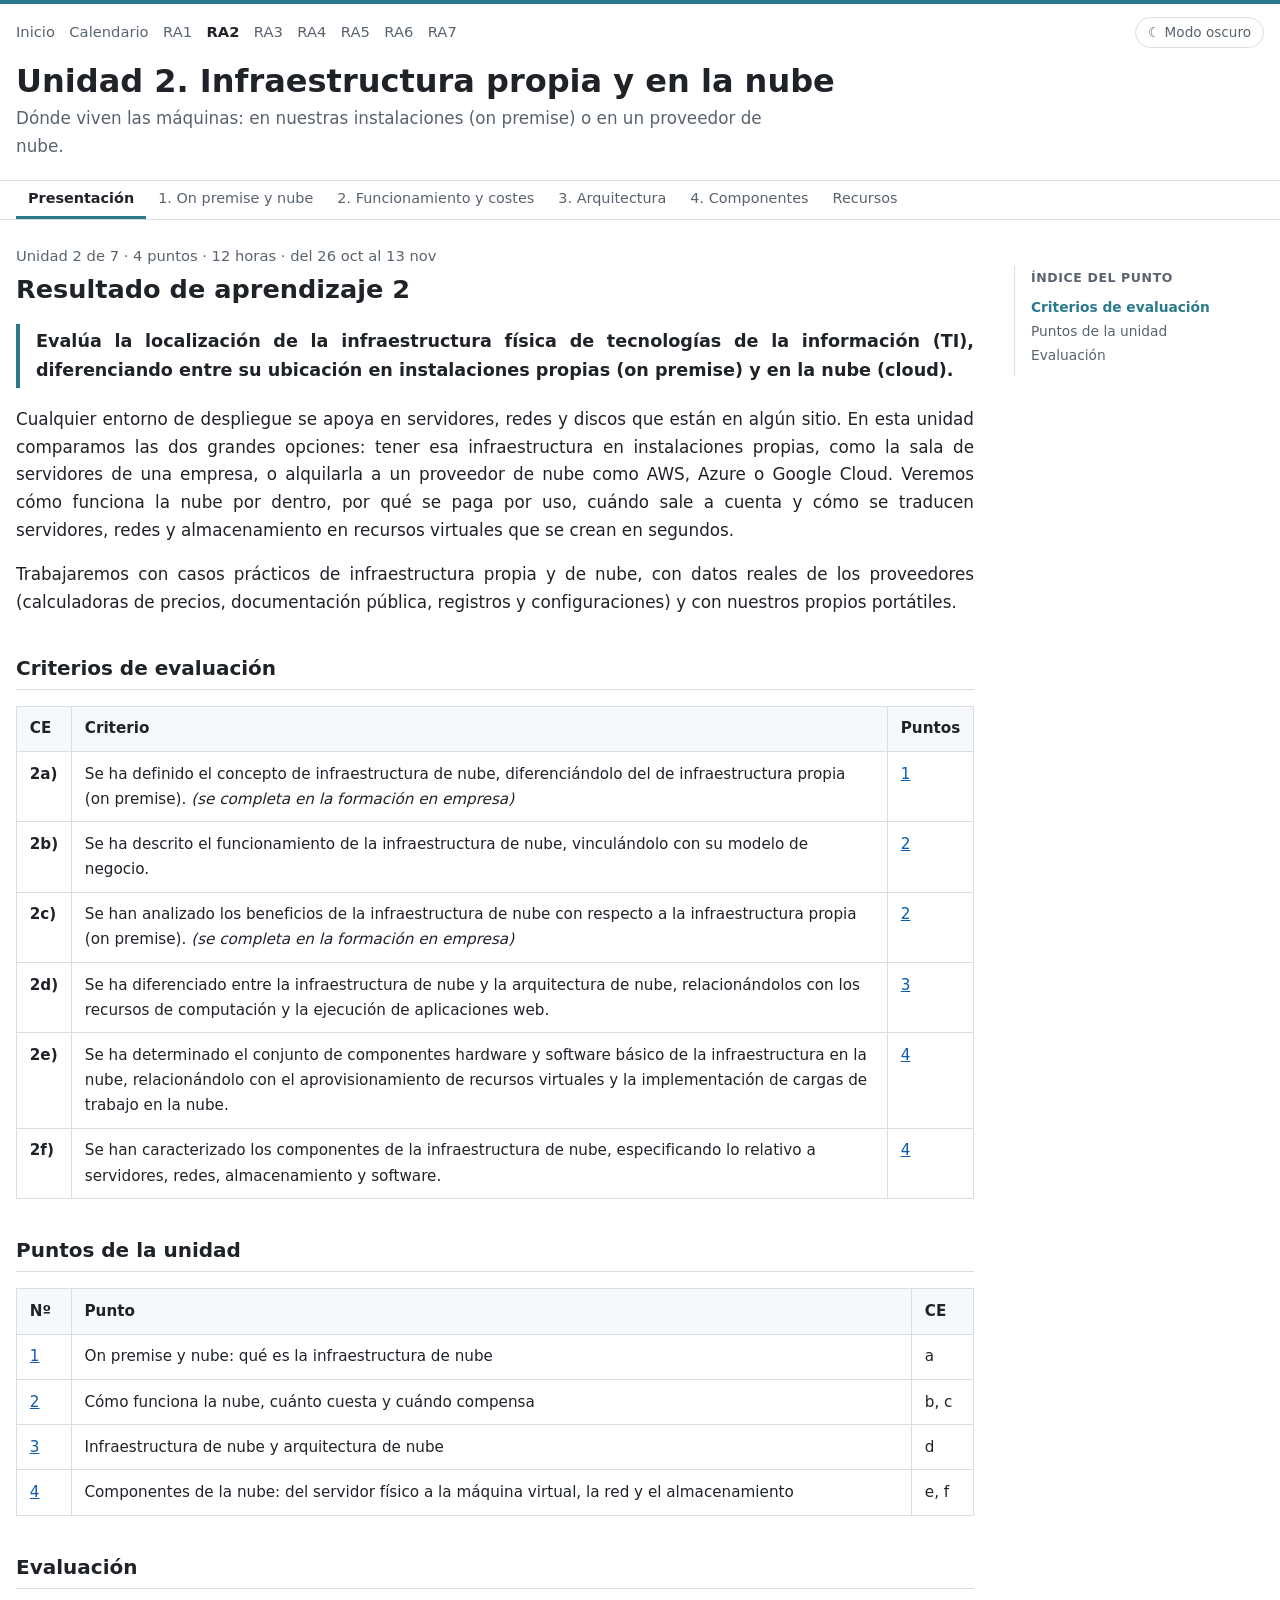
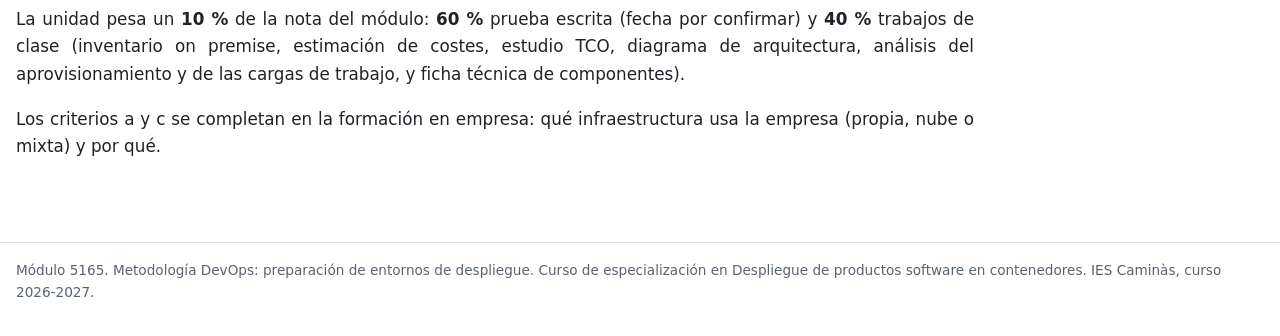
<file: ra2.html>
<!doctype html>
<html lang="es"><head><meta charset="utf-8">
<meta name="viewport" content="width=device-width, initial-scale=1">
<title>RA2. Infraestructura propia y en la nube | Módulo 5165</title>
<link rel="stylesheet" href="assets/estilos.css?v=11">
<script src="assets/tema.js?v=5"></script>
</head><body style="--ra:#2a7a8c">
<header class="cab"><div class="dentro"><nav class="menu" aria-label="Secciones"><a href="index.html">Inicio</a><a href="calendario.html">Calendario</a><a href="ra1.html">RA1</a><a href="ra2.html" aria-current="page">RA2</a><a href="ra3.html">RA3</a><a href="ra4.html">RA4</a><a href="ra5.html">RA5</a><a href="ra6.html">RA6</a><a href="ra7.html">RA7</a><button type="button" class="boton-tema" id="cambiar-tema">☾ Modo oscuro</button></nav>
<h1>Unidad 2. Infraestructura propia y en la nube</h1><p>Dónde viven las máquinas: en nuestras instalaciones (on premise) o en un proveedor de nube.</p></div></header>
<nav class="pestanas"><div class="dentro" role="tablist" aria-label="Puntos de la unidad 2"><button role="tab" id="tab-presentacion" data-panel="presentacion">Presentación</button><button role="tab" id="tab-p1" data-panel="p1">1. On premise y nube</button><button role="tab" id="tab-p2" data-panel="p2">2. Funcionamiento y costes</button><button role="tab" id="tab-p3" data-panel="p3">3. Arquitectura</button><button role="tab" id="tab-p4" data-panel="p4">4. Componentes</button><button role="tab" id="tab-recursos" data-panel="recursos">Recursos</button></div></nav>
<main class="con-indice"><details class="indice" id="indice" open><summary>Índice del punto</summary><ol></ol></details><div class="contenido"><section class="panel" role="tabpanel" id="p-presentacion" aria-labelledby="tab-presentacion" hidden>
<p class="meta">Unidad 2 de 7 · 4 puntos · 12 horas · del 26 oct al 13 nov</p>
<h2>Resultado de aprendizaje 2</h2>
<p class="ra-texto">Evalúa la localización de la infraestructura física de tecnologías de la información (TI), diferenciando entre su ubicación en instalaciones propias (on premise) y en la nube (cloud).</p>
<p>Cualquier entorno de despliegue se apoya en servidores, redes y discos que están en algún sitio. En esta unidad comparamos las dos grandes opciones: tener esa infraestructura en instalaciones propias, como la sala de servidores de una empresa, o alquilarla a un proveedor de nube como AWS, Azure o Google Cloud. Veremos cómo funciona la nube por dentro, por qué se paga por uso, cuándo sale a cuenta y cómo se traducen servidores, redes y almacenamiento en recursos virtuales que se crean en segundos.</p>
<p>Trabajaremos con casos prácticos de infraestructura propia y de nube, con datos reales de los proveedores (calculadoras de precios, documentación pública, registros y configuraciones) y con nuestros propios portátiles.</p>
<h3>Criterios de evaluación</h3>
<div class="tabla"><table><tr><th>CE</th><th>Criterio</th><th>Puntos</th></tr><tr><td><b>2a)</b></td><td>Se ha definido el concepto de infraestructura de nube, diferenciándolo del de infraestructura propia (on premise). <em>(se completa en la formación en empresa)</em></td><td><a href="#p1">1</a></td></tr><tr><td><b>2b)</b></td><td>Se ha descrito el funcionamiento de la infraestructura de nube, vinculándolo con su modelo de negocio.</td><td><a href="#p2">2</a></td></tr><tr><td><b>2c)</b></td><td>Se han analizado los beneficios de la infraestructura de nube con respecto a la infraestructura propia (on premise). <em>(se completa en la formación en empresa)</em></td><td><a href="#p2">2</a></td></tr><tr><td><b>2d)</b></td><td>Se ha diferenciado entre la infraestructura de nube y la arquitectura de nube, relacionándolos con los recursos de computación y la ejecución de aplicaciones web.</td><td><a href="#p3">3</a></td></tr><tr><td><b>2e)</b></td><td>Se ha determinado el conjunto de componentes hardware y software básico de la infraestructura en la nube, relacionándolo con el aprovisionamiento de recursos virtuales y la implementación de cargas de trabajo en la nube.</td><td><a href="#p4">4</a></td></tr><tr><td><b>2f)</b></td><td>Se han caracterizado los componentes de la infraestructura de nube, especificando lo relativo a servidores, redes, almacenamiento y software.</td><td><a href="#p4">4</a></td></tr></table></div>
<h3>Puntos de la unidad</h3>
<div class="tabla"><table><tr><th>Nº</th><th>Punto</th><th>CE</th></tr><tr><td><a href="#p1">1</a></td><td>On premise y nube: qué es la infraestructura de nube</td><td>a</td></tr><tr><td><a href="#p2">2</a></td><td>Cómo funciona la nube, cuánto cuesta y cuándo compensa</td><td>b, c</td></tr><tr><td><a href="#p3">3</a></td><td>Infraestructura de nube y arquitectura de nube</td><td>d</td></tr><tr><td><a href="#p4">4</a></td><td>Componentes de la nube: del servidor físico a la máquina virtual, la red y el almacenamiento</td><td>e, f</td></tr></table></div>
<h3>Evaluación</h3>
<p>La unidad pesa un <b>10 %</b> de la nota del módulo: <b>60 %</b> prueba escrita (fecha por confirmar) y <b>40 %</b> trabajos de clase (inventario on premise, estimación de costes, estudio TCO, diagrama de arquitectura, análisis del aprovisionamiento y de las cargas de trabajo, y ficha técnica de componentes).</p>
<p>Los criterios a y c se completan en la formación en empresa: qué infraestructura usa la empresa (propia, nube o mixta) y por qué.</p>
</section><section class="panel" role="tabpanel" id="p-p1" aria-labelledby="tab-p1" hidden>
<p class="meta">Unidad 2 · 1. On premise y nube · 2 horas</p>
<h2>On premise y nube: qué es la infraestructura de nube</h2>
<p class="chips"><span class="ce" title="Se ha definido el concepto de infraestructura de nube, diferenciándolo del de infraestructura propia (on premise).">CE 2a</span></p>
<h3>Objetivos del punto</h3>
<ul>
<li>Definir qué es la infraestructura de TI y sus capas, y cómo se protege su disponibilidad: puntos únicos de fallo, redundancia e inventario de activos.</li>
<li>Explicar qué significa tener la infraestructura en instalaciones propias (on premise): qué exige un CPD, sus niveles de redundancia y las responsabilidades que asume la organización.</li>
<li>Diferenciar on premise, colocation, hosting tradicional (servidor dedicado, hosting compartido y VPS) y nube, y saber a quién le tocan las copias de seguridad en cada caso.</li>
<li>Definir la infraestructura de nube según el NIST y reconocer sus cinco características esenciales en un servicio real.</li>
<li>Describir cómo se organiza físicamente la nube (regiones, zonas de disponibilidad y ubicaciones perimetrales) y con qué criterios se elige una región.</li>
<li>Analizar el inventario de una infraestructura propia real y localizar en la web de los proveedores sus regiones y servicios.</li>
</ul>

<h3>1. Qué es la infraestructura de TI</h3>
<p>La <b>infraestructura de tecnologías de la información</b> es el conjunto de elementos físicos y lógicos sobre los que funcionan las aplicaciones y los servicios de una organización. Se suele dividir en capas:</p>
<div class="tabla"><table>
<tr><th>Capa</th><th>Componentes</th></tr>
<tr><td>Instalaciones</td><td>Edificio o sala técnica (CPD), suministro eléctrico, SAI (sistemas de alimentación ininterrumpida), generadores, climatización, detección y extinción de incendios, control de acceso físico.</td></tr>
<tr><td>Cómputo</td><td>Servidores físicos, montados en rack o en formato <i>blade</i> (placas finas que comparten un chasis con su alimentación y su red), con sus CPU, memoria y discos locales.</td></tr>
<tr><td>Almacenamiento</td><td>Cabinas de discos, en forma de SAN (una red dedicada que da discos a los servidores) o de NAS (ficheros compartidos por la red). Sistemas de copia de seguridad, cintas.</td></tr>
<tr><td>Red</td><td>Conmutadores (switches), enrutadores, cortafuegos, balanceadores de carga, cableado, conexión a Internet.</td></tr>
<tr><td>Software de base</td><td>Hipervisores (el software que crea las máquinas virtuales: Proxmox VE, VMware ESXi, Hyper-V), sistemas operativos, bases de datos, servidores web, herramientas de monitorización, de copia y de seguridad (antivirus y EDR, que vigilan cada equipo en busca de ataques).</td></tr>
</table></div>
<figure class="diagrama"><div class="lienzo"><svg viewBox="0 0 720 206" role="img" aria-label="Capas de la infraestructura" xmlns="http://www.w3.org/2000/svg"><defs><marker id="fl-capas_infra" viewBox="0 0 10 10" refX="9" refY="5" markerWidth="7" markerHeight="7" orient="auto-start-reverse"><path d="M0,0 L10,5 L0,10 z" class="punta"/></marker></defs><rect x="12.0" y="12.0" width="696.0" height="40.0" rx="6" class="d-azul"/><text x="360.0" y="32.0" class="t" text-anchor="middle" dominant-baseline="middle">Cargas de trabajo: web de Cita Previa, correo, ERP...</text><rect x="12.0" y="58.0" width="696.0" height="40.0" rx="6" class="d-morado"/><text x="360.0" y="78.0" class="t" text-anchor="middle" dominant-baseline="middle">Software de base: hipervisor, sistemas operativos, bases de datos, monitorización, seguridad</text><rect x="12.0" y="104.0" width="228.0" height="44.0" rx="6" class="d-naranja"/><text x="126.0" y="119.0" class="t tb" text-anchor="middle" dominant-baseline="middle">Cómputo</text><text x="126.0" y="135.0" class="ts" text-anchor="middle" dominant-baseline="middle">servidores, CPU, RAM</text><rect x="246.0" y="104.0" width="228.0" height="44.0" rx="6" class="d-naranja"/><text x="360.0" y="119.0" class="t tb" text-anchor="middle" dominant-baseline="middle">Almacenamiento</text><text x="360.0" y="135.0" class="ts" text-anchor="middle" dominant-baseline="middle">cabinas SAN/NAS, copias</text><rect x="480.0" y="104.0" width="228.0" height="44.0" rx="6" class="d-naranja"/><text x="594.0" y="119.0" class="t tb" text-anchor="middle" dominant-baseline="middle">Red</text><text x="594.0" y="135.0" class="ts" text-anchor="middle" dominant-baseline="middle">switches, routers, cortafuegos</text><rect x="12.0" y="154.0" width="696.0" height="40.0" rx="6" class="d-gris"/><text x="360.0" y="174.0" class="t" text-anchor="middle" dominant-baseline="middle">Instalaciones: CPD, energía y SAI, climatización, seguridad física</text></svg></div><figcaption>Las capas de la infraestructura de TI. Las cargas de trabajo se apoyan en todo lo que tienen debajo.</figcaption></figure>
<p>Sobre esta infraestructura se ejecutan las <b>cargas de trabajo</b> (<i>workloads</i>): las aplicaciones y servicios que usa la organización, como la web de Cita Previa, el correo o el ERP.</p>
<h4>Cada capa depende de las de abajo</h4>
<p>Las capas se apoyan unas en otras: si falla una, cae todo lo que tiene encima. Un corte de luz sin SAI apaga servidores que estaban perfectamente. Un conmutador averiado deja aisladas máquinas que funcionan. Un disco lleno detiene una base de datos sana. Por eso, al analizar una infraestructura no basta con revisar cada elemento por separado: hay que seguir la cadena de dependencias desde la carga de trabajo hasta las instalaciones.</p>
<div class="tabla"><table>
<tr><th>Capa</th><th>Qué necesita Cita Previa de ella</th><th>Si falla...</th></tr>
<tr><td>Instalaciones</td><td>Electricidad estable y una sala refrigerada para sus servidores</td><td>Se para todo lo demás</td></tr>
<tr><td>Cómputo</td><td>Servidores donde ejecutar la web y la base de datos</td><td>Se paran las aplicaciones de ese servidor</td></tr>
<tr><td>Almacenamiento</td><td>Espacio para las citas, los justificantes y sus copias</td><td>Los datos quedan inaccesibles o se pierden</td></tr>
<tr><td>Red</td><td>Que los pacientes lleguen desde Internet y que la web hable con la base de datos</td><td>Los servidores funcionan, pero nadie llega a ellos</td></tr>
<tr><td>Software de base</td><td>Sistema operativo, servidor web y motor de base de datos, actualizados</td><td>La aplicación no arranca o queda expuesta a ataques</td></tr>
</table></div>
<h4>Disponibilidad, puntos únicos de fallo y redundancia</h4>
<p>La <b>disponibilidad</b> es el porcentaje del tiempo en que un servicio funciona (cómo se expresa y se compromete en un contrato lo veremos en el punto 2). Lo que más la amenaza son los <b>puntos únicos de fallo</b> (<i>single point of failure</i>, SPOF): elementos que, si fallan, paran el servicio entero porque no hay otro que haga su trabajo. Una única línea de Internet, un único servidor de base de datos o un único equipo de climatización son ejemplos típicos.</p>
<p>La forma de eliminarlos es la <b>redundancia</b>: duplicar los elementos críticos. Se describe con una notación sencilla, en la que <b>N</b> es el número de equipos necesario para soportar la carga:</p>
<ul>
<li><b>N</b>: exactamente los equipos necesarios. Si falla uno, la capacidad ya no llega.</li>
<li><b>N+1</b>: uno más, de reserva. Puede fallar cualquiera, o pararse para mantenimiento, sin perder capacidad. Ejemplos: las dos fuentes de alimentación de un servidor, o un disco de reserva (<i>hot spare</i>) en un RAID (varios discos combinados para no perder datos si falla uno), que sustituye automáticamente al que se estropea.</li>
<li><b>2N</b>: dos sistemas completos e independientes, cada uno capaz de soportar toda la carga. Puede caer uno entero. Ejemplo: dos circuitos eléctricos, cada uno con su propio SAI, que llegan a cada servidor por caminos distintos.</li>
</ul>
<figure class="diagrama"><div class="lienzo"><svg viewBox="0 0 720 200" role="img" aria-label="Redundancia N, N+1 y 2N" xmlns="http://www.w3.org/2000/svg"><text x="20" y="32" class="t tb" dominant-baseline="middle">N</text><rect x="80" y="14" width="90" height="36" rx="6" class="d-azul"/><text x="125" y="32" class="t" text-anchor="middle" dominant-baseline="middle">Equipo 1</text><rect x="180" y="14" width="90" height="36" rx="6" class="d-azul"/><text x="225" y="32" class="t" text-anchor="middle" dominant-baseline="middle">Equipo 2</text><text x="520" y="25" class="ts" dominant-baseline="middle">Justo los equipos necesarios:</text><text x="520" y="41" class="ts" dominant-baseline="middle">si falla uno, ya no llega</text><text x="20" y="96" class="t tb" dominant-baseline="middle">N+1</text><rect x="80" y="78" width="90" height="36" rx="6" class="d-azul"/><text x="125" y="96" class="t" text-anchor="middle" dominant-baseline="middle">Equipo 1</text><rect x="180" y="78" width="90" height="36" rx="6" class="d-azul"/><text x="225" y="96" class="t" text-anchor="middle" dominant-baseline="middle">Equipo 2</text><rect x="280" y="78" width="90" height="36" rx="6" class="d-verde"/><text x="325" y="96" class="t" text-anchor="middle" dominant-baseline="middle">Reserva</text><text x="520" y="89" class="ts" dominant-baseline="middle">Uno de reserva: puede fallar</text><text x="520" y="105" class="ts" dominant-baseline="middle">o pararse cualquiera</text><text x="20" y="164" class="t tb" dominant-baseline="middle">2N</text><rect x="72" y="128" width="208" height="62" rx="8" class="d-grupo-azul"/><text x="80" y="141" class="tt">Sistema A</text><rect x="80" y="150" width="90" height="32" rx="6" class="d-azul"/><text x="125" y="166" class="t" text-anchor="middle" dominant-baseline="middle">Equipo 1</text><rect x="180" y="150" width="90" height="32" rx="6" class="d-azul"/><text x="225" y="166" class="t" text-anchor="middle" dominant-baseline="middle">Equipo 2</text><rect x="292" y="128" width="208" height="62" rx="8" class="d-grupo-naranja"/><text x="300" y="141" class="tt">Sistema B</text><rect x="300" y="150" width="90" height="32" rx="6" class="d-naranja"/><text x="345" y="166" class="t" text-anchor="middle" dominant-baseline="middle">Equipo 1</text><rect x="400" y="150" width="90" height="32" rx="6" class="d-naranja"/><text x="445" y="166" class="t" text-anchor="middle" dominant-baseline="middle">Equipo 2</text><text x="520" y="157" class="ts" dominant-baseline="middle">Dos sistemas completos:</text><text x="520" y="173" class="ts" dominant-baseline="middle">puede caer uno entero</text></svg></div><figcaption>Tres formas de dimensionar los equipos críticos (SAI, refrigeración, fuentes de alimentación...) cuando la carga necesita dos. Cuanta más redundancia, más fallos se toleran y más cuesta.</figcaption></figure>
<p>La redundancia solo protege de lo que no afecta a todas las copias a la vez. Dos servidores en el mismo armario no sobreviven a un incendio en esa sala, y dos líneas de Internet que entran por la misma zanja se cortan juntas con una excavadora. Por eso los elementos redundantes se separan físicamente: en otra sala, en otro edificio o, en la nube, en otra zona de disponibilidad (apartado 5).</p>
<h4>Saber qué se tiene: el inventario de activos</h4>
<p>No se puede gestionar ni proteger lo que no se conoce. Por eso las organizaciones mantienen un <b>inventario de activos</b> de su infraestructura o, cuando es más completo, una <b>CMDB</b> (<i>Configuration Management Database</i>, base de datos de gestión de la configuración), que además registra las relaciones entre los elementos: qué aplicación corre en qué máquina virtual, qué máquina en qué servidor, qué servidor en qué armario. Para cada elemento suele recogerse:</p>
<ul>
<li>Identificador, tipo, marca, modelo y características (procesador, memoria, capacidad...).</li>
<li>Ubicación física (sala, armario, posición) o lógica (red, dirección).</li>
<li>Responsable y servicios que dependen de él.</li>
<li>Fecha de compra, garantía y contrato de soporte.</li>
<li>Fin de vida y de soporte del fabricante (<i>end of life</i>), a partir del cual deja de recibir actualizaciones de seguridad. Por ejemplo, Windows Server 2012 R2 dejó de recibirlas en octubre de 2023, salvo para quien pague el programa de actualizaciones de seguridad extendidas (ESU).</li>
</ul>
<p>En el sector público español es una obligación: el Esquema Nacional de Seguridad (ENS) incluye entre sus medidas mantener un inventario actualizado de todos los elementos del sistema, con su naturaleza y su responsable.</p>

<h3>2. Infraestructura propia: on premise</h3>
<p><b>On premise</b> ("en las instalaciones", a menudo abreviado <i>on-prem</i>) significa que la organización <b>compra, instala, aloja y gestiona</b> su propia infraestructura en sus propias instalaciones. Un ejemplo típico es la sala de servidores de una pyme: los equipos se compran con presupuesto propio, están en un cuarto del edificio y los administra personal de la empresa o un servicio técnico contratado.</p>
<h4>El centro de proceso de datos (CPD)</h4>
<p>Una organización mediana o grande tiene uno o varios <b>CPD</b> (centro de proceso de datos, <i>data center</i>). Diseñar y mantener un CPD exige cuidar aspectos que a menudo se olvidan:</p>
<ul>
<li><b>Energía</b>: alimentación que no se corte nunca, con doble acometida (dos conexiones independientes a la red eléctrica), SAI y generadores. Cómo se combinan se explica más abajo. Y cada vez hace falta más: un rack de servidores convencional consume entre 5 y 20 kW. Los racks para inteligencia artificial, llenos de GPU, ya superan los 40-100 kW, y por eso los CPD nuevos están pasando a refrigeración líquida.</li>
<li><b>Refrigeración</b>: todo lo que se consume se convierte en calor. Se organizan pasillos fríos y calientes. La eficiencia se mide con el <b>PUE</b> (<i>Power Usage Effectiveness</i>): energía total del CPD entre energía de los equipos TI. Un PUE de 2 significa que por cada vatio de servidores se gasta otro en climatización e instalaciones. La media de los CPD del mundo ronda 1,5-1,6, mientras que los grandes proveedores de nube declaran valores cercanos a 1,1.</li>
<li><b>Seguridad física</b>: control de accesos, cámaras, protección contra incendios con gas inerte.</li>
<li><b>Conectividad</b>: varias líneas de proveedores distintos.</li>
<li><b>Redundancia</b>: equipos y caminos de energía, refrigeración y red duplicados, para que una avería no pare el CPD. Se clasifica en niveles, que vemos más abajo.</li>
</ul>
<figure class="diagrama"><div class="lienzo"><svg viewBox="0 0 720 300" role="img" aria-label="Energía y refrigeración de un CPD" xmlns="http://www.w3.org/2000/svg"><defs><marker id="fl-cpd" viewBox="0 0 10 10" refX="9" refY="5" markerWidth="7" markerHeight="7" orient="auto-start-reverse"><path d="M0,0 L10,5 L0,10 z" class="punta"/></marker></defs><text x="150" y="14" class="t tb" text-anchor="middle" dominant-baseline="middle">Energía</text><rect x="12" y="30" width="120" height="44" rx="6" class="d-gris"/><text x="72.0" y="44.0" class="t tb" text-anchor="middle" dominant-baseline="middle">Red eléctrica</text><text x="72.0" y="60.0" class="ts" text-anchor="middle" dominant-baseline="middle">dos acometidas</text><rect x="12" y="92" width="120" height="44" rx="6" class="d-amarillo"/><text x="72.0" y="106.0" class="t tb" text-anchor="middle" dominant-baseline="middle">Generador</text><text x="72.0" y="122.0" class="ts" text-anchor="middle" dominant-baseline="middle">cortes largos</text><rect x="168" y="60" width="120" height="44" rx="6" class="d-amarillo"/><text x="228.0" y="74.0" class="t tb" text-anchor="middle" dominant-baseline="middle">SAI</text><text x="228.0" y="90.0" class="ts" text-anchor="middle" dominant-baseline="middle">aguanta minutos</text><path d="M134,52 L166,74" class="flecha" marker-end="url(#fl-cpd)"/><path d="M134,114 L166,90" class="flecha" marker-end="url(#fl-cpd)"/><rect x="80" y="170" width="140" height="50" rx="6" class="d-azul"/><text x="150.0" y="187.0" class="t tb" text-anchor="middle" dominant-baseline="middle">Racks</text><text x="150.0" y="203.0" class="ts" text-anchor="middle" dominant-baseline="middle">servidores, red, discos</text><path d="M228,106 L190,168" class="flecha" marker-end="url(#fl-cpd)"/><text x="520" y="14" class="t tb" text-anchor="middle" dominant-baseline="middle">Refrigeración: pasillo frío y caliente</text><rect x="352" y="34" width="62" height="120" rx="6" class="d-azul"/><text x="383.0" y="86.0" class="ts" text-anchor="middle" dominant-baseline="middle">Pasillo</text><text x="383.0" y="102.0" class="ts" text-anchor="middle" dominant-baseline="middle">frío</text><rect x="422" y="34" width="62" height="120" rx="6" class="d-gris"/><text x="453.0" y="94.0" class="ts" text-anchor="middle" dominant-baseline="middle">Racks</text><rect x="492" y="34" width="62" height="120" rx="6" class="d-rojo"/><text x="523.0" y="86.0" class="ts" text-anchor="middle" dominant-baseline="middle">Pasillo</text><text x="523.0" y="102.0" class="ts" text-anchor="middle" dominant-baseline="middle">caliente</text><rect x="562" y="34" width="62" height="120" rx="6" class="d-gris"/><text x="593.0" y="94.0" class="ts" text-anchor="middle" dominant-baseline="middle">Racks</text><rect x="632" y="34" width="62" height="120" rx="6" class="d-azul"/><text x="663.0" y="86.0" class="ts" text-anchor="middle" dominant-baseline="middle">Pasillo</text><text x="663.0" y="102.0" class="ts" text-anchor="middle" dominant-baseline="middle">frío</text><rect x="400" y="182" width="240" height="40" rx="6" class="d-morado"/><text x="520.0" y="194.0" class="t tb" text-anchor="middle" dominant-baseline="middle">Climatización</text><text x="520.0" y="210.0" class="ts" text-anchor="middle" dominant-baseline="middle">enfría el aire caliente</text><path d="M521,156 L521,180" class="flecha" marker-end="url(#fl-cpd)"/><path d="M420,180 L383,156" class="flecha" marker-end="url(#fl-cpd)"/><path d="M620,180 L657,156" class="flecha" marker-end="url(#fl-cpd)"/><rect x="12" y="240" width="696" height="48" rx="6" class="d-blanco"/><text x="360.0" y="256.0" class="t tb" text-anchor="middle" dominant-baseline="middle">PUE = energía total del CPD ÷ energía de los equipos TI</text><text x="360.0" y="272.0" class="ts" text-anchor="middle" dominant-baseline="middle">Ej.: 100 kW de servidores y 80 kW de clima e instalaciones → PUE = 180 ÷ 100 = 1,8</text></svg></div><figcaption>Un CPD necesita energía que no se corte (dos acometidas, SAI y generador) y sacar todo el calor que producen los equipos. El PUE mide cuánta energía extra se gasta en ello.</figcaption></figure>
<h4>Cómo se encadena la energía</h4>
<p>Cuando se va la luz, la protección funciona por relevos:</p>
<ol>
<li>El <b>SAI</b> (en inglés, UPS) entra al instante, sin corte, y alimenta los equipos con sus baterías. Su potencia se expresa en VA o en kW, y su autonomía depende de la carga conectada: el mismo SAI dura mucho más con un servidor que con diez. En un CPD, el SAI solo tiene que aguantar hasta que arranque el generador.</li>
<li>El <b>grupo electrógeno</b> (un generador diésel) arranca automáticamente y en unos segundos asume la carga. Su autonomía depende del combustible: los CPD profesionales guardan gasóleo para uno o varios días y tienen contratos para que se lo repongan durante un corte largo.</li>
<li>Cuando vuelve la red eléctrica, la instalación vuelve a ella y el generador se detiene.</li>
</ol>
<p>La climatización también tiene que estar alimentada por el generador: un CPD con los servidores encendidos pero sin refrigeración se sobrecalienta enseguida, y los equipos acaban apagándose para protegerse.</p>
<h4>Niveles de redundancia de un CPD (Tier)</h4>
<p>La clasificación más usada son los niveles <i>Tier</i> I a IV del <b>Uptime Institute</b>. El estándar <b>TIA-942</b> usa una escala equivalente con otro nombre (<i>Rated</i> 1 a 4). Cada nivel incluye todo lo del anterior:</p>
<div class="tabla"><table>
<tr><th>Nivel</th><th>Nombre</th><th>Qué exige</th><th>Qué tolera</th></tr>
<tr><td>Tier I</td><td>Capacidad básica</td><td>Espacio dedicado a TI, SAI, refrigeración dedicada y generador</td><td>Cortes de luz. Para cualquier mantenimiento hay que pararlo todo</td></tr>
<tr><td>Tier II</td><td>Componentes redundantes</td><td>Además, componentes de energía y refrigeración redundantes (SAI, generadores y enfriadoras, las máquinas que producen el frío de la climatización)</td><td>El fallo de un componente. Pero hay un único camino de distribución: si falla él, se para todo</td></tr>
<tr><td>Tier III</td><td>Mantenimiento concurrente</td><td>Además, caminos de distribución de energía y refrigeración redundantes</td><td>Parar cualquier componente o camino para mantenerlo sin afectar a los servidores</td></tr>
<tr><td>Tier IV</td><td>Tolerante a fallos</td><td>Además, sistemas duplicados, aislados entre sí y activos a la vez</td><td>Una avería en cualquier componente o camino, sin que llegue a los servidores</td></tr>
</table></div>
<p>Se suelen citar disponibilidades orientativas del 99,67 % (Tier I) al 99,995 % (Tier IV), aunque proceden de un documento antiguo y el Uptime Institute ya no certifica por porcentajes.</p>
<h4>Del cuarto de servidores al CPD</h4>
<p>Muchas pymes no tienen un CPD sino un <b>cuarto técnico</b>: uno o dos armarios rack en una sala de la oficina. Funciona, pero hay diferencias importantes con un CPD profesional:</p>
<div class="tabla"><table>
<tr><th>Aspecto</th><th>Cuarto técnico de una pyme</th><th>CPD profesional</th></tr>
<tr><td>Energía</td><td>Una acometida y un SAI pequeño para unos minutos</td><td>Doble acometida, SAI dimensionado y generadores</td></tr>
<tr><td>Climatización</td><td>Aire acondicionado de oficina o doméstico, sin redundancia</td><td>Equipos de precisión redundantes, pasillos fríos y calientes, sensores de temperatura y humedad</td></tr>
<tr><td>Seguridad física</td><td>Una puerta con llave, a veces compartida con otros usos (almacén, archivo)</td><td>Control de acceso por persona, cámaras, vigilancia 24 horas y extinción por gas</td></tr>
<tr><td>Conectividad</td><td>Normalmente una línea de un operador</td><td>Varias líneas de operadores distintos que entran por caminos separados</td></tr>
<tr><td>Personal</td><td>Técnico propio o empresa externa, en horario de oficina</td><td>Personal de guardia las 24 horas</td></tr>
</table></div>
<h4>Responsabilidades del modelo on premise</h4>
<p>En on premise, la organización es responsable de <b>todo</b>: elegir y comprar el hardware (con plazos de entrega de semanas o meses), instalarlo, mantener el firmware (el software interno de los equipos), sustituir discos que fallan, renovar los equipos cada 4-6 años, pagar la electricidad, asegurar el edificio, hacer copias de seguridad, tener personal disponible 24 horas si el servicio lo requiere, y planificar la capacidad con años de antelación: si Cita Previa necesita el doble de servidores en campaña de vacunación, hay que haberlos comprado antes.</p>
<h4>Mantenimiento y soporte del hardware</h4>
<p>Cuando un componente falla, alguien tiene que sustituirlo. En on premise esto se cubre con la garantía del fabricante y con <b>contratos de soporte</b>, que fijan en cuánto tiempo llegan la pieza o el técnico. Los más habituales son al <b>siguiente día laborable</b> (NBD, <i>next business day</i>) o en <b>4 horas</b>, en horario laboral o 24×7. Cuanto más rápido, más caro. Cuando la garantía caduca, cada avería se paga aparte y, con los años, puede que ya no haya repuestos.</p>
<p>Además del hardware, el sistema hay que operarlo cada día: vigilar alertas, aplicar parches, comprobar que las copias se hacen y que se pueden restaurar. Y si la administración está externalizada, lo que no está en el contrato no está cubierto.</p>
<h3>3. Entre ambos mundos: alojamiento y colocation</h3>
<ul>
<li><b>Colocation (housing)</b>: la organización compra sus servidores, pero los instala en el CPD de un proveedor, que ofrece el espacio, la energía, la climatización, la seguridad física y la conectividad. La organización sigue gestionando sus máquinas.</li>
<li><b>Servidor dedicado</b>: el proveedor alquila un servidor físico completo, de su propiedad, instalado en su CPD. El cliente lo usa en exclusiva y normalmente tiene acceso de administrador. Se pide y el proveedor lo entrega en horas o días.</li>
<li><b>Hosting compartido</b>: muchos clientes comparten el mismo servidor, cada uno con su espacio para una web, su correo y su base de datos, que gestiona desde un panel (como cPanel o Plesk). Es lo más barato y lo más limitado: no hay acceso de administrador ni se puede instalar software propio. Es habitual para webs pequeñas.</li>
<li><b>Servidor privado virtual (VPS)</b>: una máquina virtual alquilada a un proveedor de alojamiento. El VPS clásico se contrata por meses o años y se gestiona desde un panel sencillo, sin elasticidad ni pago por uso fino. Pero hoy muchos proveedores de VPS (Hetzner Cloud, DigitalOcean, OVHcloud) ofrecen sus servidores con API (una interfaz para gestionarlos desde programas y scripts, que veremos en el punto 2), autoservicio y facturación por horas: cumplen las características de la nube que veremos en el apartado 4, aunque con menos servicios que los grandes proveedores. Lo que decide si algo es nube son esas características, no el nombre comercial.</li>
</ul>
<p>El servidor dedicado, el hosting compartido y el VPS clásico forman el <b>hosting tradicional</b> (alojamiento): se contratan por meses o años y se aprovisionan a mano, a petición del cliente.</p>
<figure class="diagrama"><div class="lienzo"><svg viewBox="0 0 720 336" role="img" aria-label="De on premise a la nube" xmlns="http://www.w3.org/2000/svg"><text x="190.5" y="22" class="t tb" text-anchor="middle" dominant-baseline="middle">On premise</text><text x="285.5" y="22" class="t tb" text-anchor="middle" dominant-baseline="middle">Colocation</text><text x="380.5" y="14" class="t tb" text-anchor="middle" dominant-baseline="middle">Servidor</text><text x="380.5" y="30" class="t tb" text-anchor="middle" dominant-baseline="middle">dedicado</text><text x="475.5" y="14" class="t tb" text-anchor="middle" dominant-baseline="middle">VPS</text><text x="475.5" y="30" class="t tb" text-anchor="middle" dominant-baseline="middle">clásico</text><text x="570.5" y="14" class="t tb" text-anchor="middle" dominant-baseline="middle">Hosting</text><text x="570.5" y="30" class="t tb" text-anchor="middle" dominant-baseline="middle">compartido</text><text x="665.5" y="14" class="t tb" text-anchor="middle" dominant-baseline="middle">Nube</text><text x="665.5" y="30" class="t tb" text-anchor="middle" dominant-baseline="middle">(máquina virtual)</text><text x="138" y="60" class="ts" text-anchor="end" dominant-baseline="middle">Edificio, energía, clima</text><rect x="146" y="44" width="89" height="32" rx="6" class="d-naranja"/><text x="190.5" y="60" class="t" text-anchor="middle" dominant-baseline="middle">Cliente</text><rect x="241" y="44" width="89" height="32" rx="6" class="d-azul"/><text x="285.5" y="60" class="t" text-anchor="middle" dominant-baseline="middle">Proveedor</text><rect x="336" y="44" width="89" height="32" rx="6" class="d-azul"/><text x="380.5" y="60" class="t" text-anchor="middle" dominant-baseline="middle">Proveedor</text><rect x="431" y="44" width="89" height="32" rx="6" class="d-azul"/><text x="475.5" y="60" class="t" text-anchor="middle" dominant-baseline="middle">Proveedor</text><rect x="526" y="44" width="89" height="32" rx="6" class="d-azul"/><text x="570.5" y="60" class="t" text-anchor="middle" dominant-baseline="middle">Proveedor</text><rect x="621" y="44" width="89" height="32" rx="6" class="d-azul"/><text x="665.5" y="60" class="t" text-anchor="middle" dominant-baseline="middle">Proveedor</text><text x="138" y="98" class="ts" text-anchor="end" dominant-baseline="middle">Servidores y red física</text><rect x="146" y="82" width="89" height="32" rx="6" class="d-naranja"/><text x="190.5" y="98" class="t" text-anchor="middle" dominant-baseline="middle">Cliente</text><rect x="241" y="82" width="89" height="32" rx="6" class="d-naranja"/><text x="285.5" y="98" class="t" text-anchor="middle" dominant-baseline="middle">Cliente</text><rect x="336" y="82" width="89" height="32" rx="6" class="d-azul"/><text x="380.5" y="98" class="t" text-anchor="middle" dominant-baseline="middle">Proveedor</text><rect x="431" y="82" width="89" height="32" rx="6" class="d-azul"/><text x="475.5" y="98" class="t" text-anchor="middle" dominant-baseline="middle">Proveedor</text><rect x="526" y="82" width="89" height="32" rx="6" class="d-azul"/><text x="570.5" y="98" class="t" text-anchor="middle" dominant-baseline="middle">Proveedor</text><rect x="621" y="82" width="89" height="32" rx="6" class="d-azul"/><text x="665.5" y="98" class="t" text-anchor="middle" dominant-baseline="middle">Proveedor</text><text x="138" y="136" class="ts" text-anchor="end" dominant-baseline="middle">Virtualización</text><rect x="146" y="120" width="89" height="32" rx="6" class="d-naranja"/><text x="190.5" y="136" class="t" text-anchor="middle" dominant-baseline="middle">Cliente</text><rect x="241" y="120" width="89" height="32" rx="6" class="d-naranja"/><text x="285.5" y="136" class="t" text-anchor="middle" dominant-baseline="middle">Cliente</text><rect x="336" y="120" width="89" height="32" rx="6" class="d-naranja"/><text x="380.5" y="136" class="t" text-anchor="middle" dominant-baseline="middle">Cliente</text><rect x="431" y="120" width="89" height="32" rx="6" class="d-azul"/><text x="475.5" y="136" class="t" text-anchor="middle" dominant-baseline="middle">Proveedor</text><rect x="526" y="120" width="89" height="32" rx="6" class="d-azul"/><text x="570.5" y="136" class="t" text-anchor="middle" dominant-baseline="middle">Proveedor</text><rect x="621" y="120" width="89" height="32" rx="6" class="d-azul"/><text x="665.5" y="136" class="t" text-anchor="middle" dominant-baseline="middle">Proveedor</text><text x="138" y="174" class="ts" text-anchor="end" dominant-baseline="middle">Sistema operativo</text><rect x="146" y="158" width="89" height="32" rx="6" class="d-naranja"/><text x="190.5" y="174" class="t" text-anchor="middle" dominant-baseline="middle">Cliente</text><rect x="241" y="158" width="89" height="32" rx="6" class="d-naranja"/><text x="285.5" y="174" class="t" text-anchor="middle" dominant-baseline="middle">Cliente</text><rect x="336" y="158" width="89" height="32" rx="6" class="d-naranja"/><text x="380.5" y="174" class="t" text-anchor="middle" dominant-baseline="middle">Cliente</text><rect x="431" y="158" width="89" height="32" rx="6" class="d-naranja"/><text x="475.5" y="174" class="t" text-anchor="middle" dominant-baseline="middle">Cliente</text><rect x="526" y="158" width="89" height="32" rx="6" class="d-azul"/><text x="570.5" y="174" class="t" text-anchor="middle" dominant-baseline="middle">Proveedor</text><rect x="621" y="158" width="89" height="32" rx="6" class="d-naranja"/><text x="665.5" y="174" class="t" text-anchor="middle" dominant-baseline="middle">Cliente</text><text x="138" y="212" class="ts" text-anchor="end" dominant-baseline="middle">Aplicación y datos</text><rect x="146" y="196" width="89" height="32" rx="6" class="d-naranja"/><text x="190.5" y="212" class="t" text-anchor="middle" dominant-baseline="middle">Cliente</text><rect x="241" y="196" width="89" height="32" rx="6" class="d-naranja"/><text x="285.5" y="212" class="t" text-anchor="middle" dominant-baseline="middle">Cliente</text><rect x="336" y="196" width="89" height="32" rx="6" class="d-naranja"/><text x="380.5" y="212" class="t" text-anchor="middle" dominant-baseline="middle">Cliente</text><rect x="431" y="196" width="89" height="32" rx="6" class="d-naranja"/><text x="475.5" y="212" class="t" text-anchor="middle" dominant-baseline="middle">Cliente</text><rect x="526" y="196" width="89" height="32" rx="6" class="d-naranja"/><text x="570.5" y="212" class="t" text-anchor="middle" dominant-baseline="middle">Cliente</text><rect x="621" y="196" width="89" height="32" rx="6" class="d-naranja"/><text x="665.5" y="212" class="t" text-anchor="middle" dominant-baseline="middle">Cliente</text><text x="138" y="260" class="ts" text-anchor="end" dominant-baseline="middle">Cómo se consigue</text><text x="138" y="276" class="ts" text-anchor="end" dominant-baseline="middle">un servidor nuevo</text><rect x="146" y="240" width="89" height="58" rx="6" class="d-gris"/><text x="190.5" y="256" class="t" text-anchor="middle" dominant-baseline="middle">Comprarlo</text><text x="190.5" y="273" class="ts" text-anchor="middle" dominant-baseline="middle">semanas</text><text x="190.5" y="287" class="ts" text-anchor="middle" dominant-baseline="middle">o meses</text><rect x="241" y="240" width="89" height="58" rx="6" class="d-gris"/><text x="285.5" y="256" class="t" text-anchor="middle" dominant-baseline="middle">Comprarlo</text><text x="285.5" y="273" class="ts" text-anchor="middle" dominant-baseline="middle">semanas</text><text x="285.5" y="287" class="ts" text-anchor="middle" dominant-baseline="middle">o meses</text><rect x="336" y="240" width="89" height="58" rx="6" class="d-gris"/><text x="380.5" y="256" class="t" text-anchor="middle" dominant-baseline="middle">Pedirlo</text><text x="380.5" y="273" class="ts" text-anchor="middle" dominant-baseline="middle">horas</text><text x="380.5" y="287" class="ts" text-anchor="middle" dominant-baseline="middle">o días</text><rect x="431" y="240" width="89" height="58" rx="6" class="d-gris"/><text x="475.5" y="256" class="t" text-anchor="middle" dominant-baseline="middle">Pedirlo</text><text x="475.5" y="273" class="ts" text-anchor="middle" dominant-baseline="middle">horas</text><text x="475.5" y="287" class="ts" text-anchor="middle" dominant-baseline="middle">o días</text><rect x="526" y="240" width="89" height="58" rx="6" class="d-gris"/><text x="570.5" y="256" class="t" text-anchor="middle" dominant-baseline="middle">Contratarlo</text><text x="570.5" y="273" class="ts" text-anchor="middle" dominant-baseline="middle">minutos</text><text x="570.5" y="287" class="ts" text-anchor="middle" dominant-baseline="middle">u horas</text><rect x="621" y="240" width="89" height="58" rx="6" class="d-verde"/><text x="665.5" y="256" class="t" text-anchor="middle" dominant-baseline="middle">Autoservicio</text><text x="665.5" y="273" class="ts" text-anchor="middle" dominant-baseline="middle">minutos,</text><text x="665.5" y="287" class="ts" text-anchor="middle" dominant-baseline="middle">pago por uso</text><rect x="146" y="314" width="14" height="14" rx="3" class="d-naranja"/><text x="166" y="321" class="ts" dominant-baseline="middle">Lo gestiona el cliente (la organización)</text><rect x="420" y="314" width="14" height="14" rx="3" class="d-azul"/><text x="440" y="321" class="ts" dominant-baseline="middle">Lo gestiona el proveedor</text></svg></div><figcaption>Quién gestiona cada capa en cada opción (el alojamiento, contratado sin gestión). En el servidor dedicado el proveedor no virtualiza nada: si el cliente quiere máquinas virtuales, instala él el hipervisor. Entre el VPS clásico y una máquina virtual en la nube no cambia quién gestiona qué, sino cómo se consigue y se paga: autoservicio, elasticidad y pago por uso.</figcaption></figure>

<h4>Gestionado o no gestionado</h4>
<p>El servidor dedicado y el VPS se pueden contratar <b>no gestionados</b>: el proveedor solo garantiza que funcionen el hardware y la red, y el sistema operativo, las actualizaciones, la seguridad y las copias son del cliente. O <b>gestionados</b> (<i>managed</i>): por una cuota mayor, el proveedor también administra el sistema. Lo que manda es el contrato: lo que no aparece en él, el proveedor no lo hace.</p>
<h4>Quién hace las copias de seguridad</h4>
<p>En colocation, servidor dedicado y VPS no gestionado, las copias de seguridad de los datos son responsabilidad del cliente, salvo que contrate aparte un servicio de copia. Y una copia solo sirve si no está expuesta al mismo desastre que el original: una copia en otro disco del mismo servidor no sirve de nada si el servidor se quema.</p>
<p>La referencia habitual es la <b>regla 3-2-1</b>:</p>
<ul>
<li><b>3</b> copias de los datos: el original y dos copias.</li>
<li>En <b>2</b> soportes o sistemas distintos, por ejemplo una cabina de discos y una cinta o un almacenamiento en la nube.</li>
<li><b>1</b> de ellas fuera del sitio, en otra ubicación.</li>
</ul>
<p>Hoy muchas organizaciones la amplían a <b>3-2-1-1-0</b>: una copia más que no se pueda modificar ni borrar, para resistir un ataque de <i>ransomware</i> que cifre también las copias, y cero errores al comprobar que se pueden restaurar.</p>
<h4>Proveedores en España</h4>
<p>En España hay grandes CPD de colocation de empresas como Digital Realty (antes Interxion) y Equinix, sobre todo en Madrid y Barcelona, donde también se concentran los operadores de telecomunicaciones y los proveedores de nube. En alojamiento hay empresas españolas como Arsys o Dinahosting y europeas como IONOS u OVHcloud, que ofrecen desde hosting compartido hasta servidores dedicados, VPS y servicios de nube.</p>

<h3>4. La infraestructura de nube</h3>
<h4>La definición del NIST</h4>
<div class="nota"><p><b>Nube no es un lugar, es una forma de funcionar.</b> Lo que convierte una infraestructura en nube es cómo se usa (autoservicio, recursos compartidos, elasticidad, uso medido), no dónde está. Una organización puede montar una nube en su propio CPD: sería on premise <b>y</b> nube a la vez (una <b>nube privada</b>, unidad 3). En esta unidad, cuando comparamos on premise y nube, "nube" significa <b>nube pública</b>: la infraestructura de un proveedor que se alquila a muchos clientes.</p></div>
<p>La definición de referencia es la del <b>NIST</b> (Instituto Nacional de Estándares y Tecnología de EE. UU.), publicación SP 800-145 de 2011:</p>
<div class="nota"><p>La computación en la nube es un modelo que permite el acceso ubicuo, cómodo y bajo demanda a través de la red a un conjunto compartido de recursos de computación configurables (redes, servidores, almacenamiento, aplicaciones y servicios) que pueden aprovisionarse y liberarse rápidamente con un mínimo esfuerzo de gestión o interacción con el proveedor.</p></div>
<p>El NIST establece <b>cinco características esenciales</b>. Si falta alguna, no es realmente nube:</p>
<ol>
<li><b>Autoservicio bajo demanda</b>: el cliente crea recursos (una máquina, una base de datos) él mismo, desde una consola web, una API o una herramienta de línea de órdenes, sin hablar con nadie del proveedor.</li>
<li><b>Acceso amplio a través de la red</b>: los recursos se usan a través de la red con mecanismos estándar, desde cualquier tipo de dispositivo.</li>
<li><b>Agrupación de recursos</b> (<i>resource pooling</i>): el proveedor junta sus recursos físicos y los reparte entre muchos clientes (<b>multitenencia</b>), asignándolos dinámicamente. El cliente no sabe en qué servidor concreto está su máquina, aunque puede elegir una ubicación general (región).</li>
<li><b>Elasticidad rápida</b>: los recursos se amplían y se reducen rápidamente, a veces automáticamente, según la demanda. Para el cliente, la capacidad parece ilimitada.</li>
<li><b>Servicio medido</b>: el sistema mide automáticamente el uso de cada recurso (horas de CPU, GB almacenados, GB transferidos) y lo controla e informa con transparencia para el proveedor y el cliente. En la nube pública esa medida es la base de la factura (pago por uso). En una nube privada sirve para asignar cuotas, repartir costes entre departamentos o planificar la capacidad, aunque nadie pague por horas.</li>
</ol>
<figure class="diagrama"><div class="lienzo"><svg viewBox="0 0 720 170" role="img" aria-label="Las cinco características esenciales de la nube" xmlns="http://www.w3.org/2000/svg"><defs><marker id="fl-nist" viewBox="0 0 10 10" refX="9" refY="5" markerWidth="7" markerHeight="7" orient="auto-start-reverse"><path d="M0,0 L10,5 L0,10 z" class="punta"/></marker></defs><rect x="12" y="12" width="132" height="146" rx="6" class="d-azul"/><text x="78.0" y="40.0" class="t tb" text-anchor="middle" dominant-baseline="middle">Autoservicio</text><text x="78.0" y="58.0" class="t tb" text-anchor="middle" dominant-baseline="middle">bajo demanda</text><text x="78.0" y="76.0" class="ts" text-anchor="middle" dominant-baseline="middle"></text><text x="78.0" y="94.0" class="ts" text-anchor="middle" dominant-baseline="middle">Ejemplo:</text><text x="78.0" y="112.0" class="ts" text-anchor="middle" dominant-baseline="middle">creo una VM yo</text><text x="78.0" y="130.0" class="ts" text-anchor="middle" dominant-baseline="middle">mismo, sin pedirla</text><rect x="154" y="12" width="132" height="146" rx="6" class="d-verde"/><text x="220.0" y="40.0" class="t tb" text-anchor="middle" dominant-baseline="middle">Acceso amplio</text><text x="220.0" y="58.0" class="t tb" text-anchor="middle" dominant-baseline="middle">por la red</text><text x="220.0" y="76.0" class="ts" text-anchor="middle" dominant-baseline="middle"></text><text x="220.0" y="94.0" class="ts" text-anchor="middle" dominant-baseline="middle">Ejemplo:</text><text x="220.0" y="112.0" class="ts" text-anchor="middle" dominant-baseline="middle">desde portátil,</text><text x="220.0" y="130.0" class="ts" text-anchor="middle" dominant-baseline="middle">móvil o un script</text><rect x="296" y="12" width="132" height="146" rx="6" class="d-morado"/><text x="362.0" y="40.0" class="t tb" text-anchor="middle" dominant-baseline="middle">Agrupación</text><text x="362.0" y="58.0" class="t tb" text-anchor="middle" dominant-baseline="middle">de recursos</text><text x="362.0" y="76.0" class="ts" text-anchor="middle" dominant-baseline="middle"></text><text x="362.0" y="94.0" class="ts" text-anchor="middle" dominant-baseline="middle">Ejemplo:</text><text x="362.0" y="112.0" class="ts" text-anchor="middle" dominant-baseline="middle">mi VM convive con</text><text x="362.0" y="130.0" class="ts" text-anchor="middle" dominant-baseline="middle">las de otros clientes</text><rect x="438" y="12" width="132" height="146" rx="6" class="d-naranja"/><text x="504.0" y="40.0" class="t tb" text-anchor="middle" dominant-baseline="middle">Elasticidad</text><text x="504.0" y="58.0" class="t tb" text-anchor="middle" dominant-baseline="middle">rápida</text><text x="504.0" y="76.0" class="ts" text-anchor="middle" dominant-baseline="middle"></text><text x="504.0" y="94.0" class="ts" text-anchor="middle" dominant-baseline="middle">Ejemplo:</text><text x="504.0" y="112.0" class="ts" text-anchor="middle" dominant-baseline="middle">de 2 a 20 servidores</text><text x="504.0" y="130.0" class="ts" text-anchor="middle" dominant-baseline="middle">en minutos, y vuelta</text><rect x="580" y="12" width="132" height="146" rx="6" class="d-amarillo"/><text x="646.0" y="40.0" class="t tb" text-anchor="middle" dominant-baseline="middle">Servicio</text><text x="646.0" y="58.0" class="t tb" text-anchor="middle" dominant-baseline="middle">medido</text><text x="646.0" y="76.0" class="ts" text-anchor="middle" dominant-baseline="middle"></text><text x="646.0" y="94.0" class="ts" text-anchor="middle" dominant-baseline="middle">Ejemplo:</text><text x="646.0" y="112.0" class="ts" text-anchor="middle" dominant-baseline="middle">pago por horas,</text><text x="646.0" y="130.0" class="ts" text-anchor="middle" dominant-baseline="middle">GB y peticiones</text></svg></div><figcaption>Las cinco características esenciales de la nube según el NIST. Si falta alguna, no es realmente nube.</figcaption></figure>
<p>El mismo documento define también los <b>modelos de servicio</b> (SaaS, PaaS, IaaS, que veremos en la unidad 4) y los <b>modelos de despliegue</b> (pública, privada, comunitaria e híbrida, unidad 3).</p>
<h4>Cómo reconocer cada característica</h4>
<p>Para decidir si un servicio es realmente nube, conviene buscar señales concretas de cada característica, y también las señales de que falta:</p>
<div class="tabla"><table>
<tr><th>Característica</th><th>Se nota en que...</th><th>Falta si...</th></tr>
<tr><td>Autoservicio bajo demanda</td><td>Creas una máquina desde la consola o la API, a cualquier hora, y está lista en minutos</td><td>Hay que mandar un correo, abrir una incidencia o esperar a que alguien del proveedor la prepare</td></tr>
<tr><td>Acceso amplio a través de la red</td><td>Se usa y se gestiona con protocolos estándar (HTTPS, SSH) desde cualquier lugar y dispositivo</td><td>Solo se puede gestionar desde una red concreta o con un programa propietario</td></tr>
<tr><td>Agrupación de recursos</td><td>Eliges región y tamaño, no un servidor físico. Compartes el hardware con otros clientes sin verlos</td><td>Te asignan un equipo físico concreto, comprado o reservado para ti</td></tr>
<tr><td>Elasticidad rápida</td><td>Pasas de 2 a 20 máquinas en minutos y vuelves a 2 cuando baja la demanda</td><td>Ampliar exige comprar equipos o cambiar el contrato, y reducir no ahorra nada</td></tr>
<tr><td>Servicio medido</td><td>Ves el consumo detallado de cada recurso (horas, GB, peticiones) y, en la nube pública, pagas por lo que usas</td><td>Nadie sabe cuánto consume cada cliente o departamento: se paga lo mismo uses lo que uses, o no se mide nada</td></tr>
</table></div>
<h4>Un poco de historia</h4>
<p>La idea de la computación como servicio público (como la electricidad) es de los años 60 (John McCarthy). Un antecedente es <b>Salesforce</b> (1999), que vendía su software de gestión de clientes por Internet y por suscripción, sin instalar nada: lo que hoy llamamos SaaS. Amazon ya ofrecía desde 2002 algunos servicios para desarrolladores con la marca <b>Amazon Web Services</b>, pero la nube actual empieza en <b>2006</b>, cuando AWS lanza S3 (almacenamiento) y EC2 (máquinas virtuales), y ese mismo año se populariza el término <i>cloud computing</i>. Se suele contar que Amazon decidió alquilar la capacidad que le sobraba de su tienda, pero es un mito que los propios responsables de Amazon han desmentido: AWS se creó como un negocio independiente, aprovechando lo que Amazon había aprendido al construir y automatizar su infraestructura. Después llegaron Google App Engine (2008), Microsoft Azure (2010) y muchos otros. Hoy los tres grandes proveedores, a menudo llamados <b>hiperescala</b>, son AWS, Microsoft Azure y Google Cloud, seguidos de Alibaba Cloud, Oracle Cloud, IBM Cloud y proveedores europeos como OVHcloud, Hetzner, Scaleway o IONOS.</p>
<figure class="diagrama"><div class="lienzo"><svg viewBox="0 0 720 190" role="img" aria-label="Historia de la nube" xmlns="http://www.w3.org/2000/svg"><defs><marker id="fl-hist" viewBox="0 0 10 10" refX="9" refY="5" markerWidth="7" markerHeight="7" orient="auto-start-reverse"><path d="M0,0 L10,5 L0,10 z" class="punta"/></marker></defs><path d="M20,60 L706,60" class="flecha" marker-end="url(#fl-hist)"/><circle cx="80" cy="60" r="7" class="d-azul"/><text x="80" y="36" class="t tb" text-anchor="middle" dominant-baseline="middle">1961</text><line x1="80" y1="68" x2="80" y2="80" class="eje"/><text x="80" y="92" class="ts" text-anchor="middle" dominant-baseline="middle">McCarthy: la computación</text><text x="80" y="108" class="ts" text-anchor="middle" dominant-baseline="middle">como servicio público</text><circle cx="180" cy="60" r="7" class="d-azul"/><text x="180" y="36" class="t tb" text-anchor="middle" dominant-baseline="middle">1999</text><line x1="180" y1="68" x2="180" y2="128" class="eje"/><text x="180" y="140" class="ts" text-anchor="middle" dominant-baseline="middle">Salesforce:</text><text x="180" y="156" class="ts" text-anchor="middle" dominant-baseline="middle">software por Internet</text><circle cx="285" cy="60" r="7" class="d-azul"/><text x="285" y="36" class="t tb" text-anchor="middle" dominant-baseline="middle">2006</text><line x1="285" y1="68" x2="285" y2="80" class="eje"/><text x="285" y="92" class="ts" text-anchor="middle" dominant-baseline="middle">AWS lanza S3 y EC2;</text><text x="285" y="108" class="ts" text-anchor="middle" dominant-baseline="middle">nace «cloud computing»</text><circle cx="385" cy="60" r="7" class="d-azul"/><text x="385" y="36" class="t tb" text-anchor="middle" dominant-baseline="middle">2008</text><line x1="385" y1="68" x2="385" y2="128" class="eje"/><text x="385" y="140" class="ts" text-anchor="middle" dominant-baseline="middle">Google</text><text x="385" y="156" class="ts" text-anchor="middle" dominant-baseline="middle">App Engine</text><circle cx="475" cy="60" r="7" class="d-azul"/><text x="475" y="36" class="t tb" text-anchor="middle" dominant-baseline="middle">2010</text><line x1="475" y1="68" x2="475" y2="80" class="eje"/><text x="475" y="92" class="ts" text-anchor="middle" dominant-baseline="middle">Microsoft</text><text x="475" y="108" class="ts" text-anchor="middle" dominant-baseline="middle">Azure</text><circle cx="560" cy="60" r="7" class="d-azul"/><text x="560" y="36" class="t tb" text-anchor="middle" dominant-baseline="middle">2011</text><line x1="560" y1="68" x2="560" y2="128" class="eje"/><text x="560" y="140" class="ts" text-anchor="middle" dominant-baseline="middle">Definición</text><text x="560" y="156" class="ts" text-anchor="middle" dominant-baseline="middle">del NIST</text><circle cx="650" cy="60" r="7" class="d-azul"/><text x="650" y="36" class="t tb" text-anchor="middle" dominant-baseline="middle">2022-2024</text><line x1="650" y1="68" x2="650" y2="80" class="eje"/><text x="650" y="92" class="ts" text-anchor="middle" dominant-baseline="middle">Regiones en España:</text><text x="650" y="108" class="ts" text-anchor="middle" dominant-baseline="middle">AWS, Google y Azure</text></svg></div><figcaption>De la idea de McCarthy a las regiones de nube en España, pasando por el primer SaaS y el nacimiento de AWS.</figcaption></figure>
<h4>On premise frente a nube, resumen</h4>
<div class="tabla"><table>
<tr><th></th><th>On premise</th><th>Nube</th></tr>
<tr><td>Propiedad del hardware</td><td>La organización</td><td>El proveedor</td></tr>
<tr><td>Ubicación</td><td>Instalaciones propias</td><td>CPD del proveedor, en la región elegida</td></tr>
<tr><td>Tiempo para tener un servidor nuevo</td><td>Semanas o meses (compra, envío, instalación)</td><td>Minutos (autoservicio)</td></tr>
<tr><td>Capacidad</td><td>Limitada a lo comprado. Se dimensiona para el pico</td><td>Elástica. Se ajusta a la demanda</td></tr>
<tr><td>Pago</td><td>Inversión inicial y costes fijos</td><td>Por uso, como un gasto mensual</td></tr>
<tr><td>Mantenimiento físico</td><td>Propio</td><td>Del proveedor</td></tr>
<tr><td>Control</td><td>Total</td><td>Limitado a lo que el proveedor expone</td></tr>
<tr><td>Responsabilidad de seguridad</td><td>Toda de la organización</td><td>Compartida (punto 2)</td></tr>
</table></div>
<div class="aviso"><p><b>Cuidado con la palabra "nube".</b> Tener un servidor en un armario y acceder a él por Internet no es "tener nube". Si no hay autoservicio, agrupación de recursos, elasticidad y medición, es infraestructura propia accesible por la red. A la práctica de llamar "nube" a productos que no cumplen las características, porque la palabra vende, se le llama <b><i>cloud washing</i></b>: para clasificar un servicio, fijaos en cómo funciona, no en cómo se anuncia.</p></div>

<h3>5. Cómo se organiza físicamente la nube</h3>
<ul>
<li><b>Región</b>: una zona geográfica con varios CPD (por ejemplo, AWS <code>eu-south-2</code> en Aragón, Azure <i>Spain Central</i> en Madrid, Google <code>europe-southwest1</code> en Madrid). Las regiones están aisladas entre sí, para que un fallo en una no afecte a las demás. Ojo: lo que queda aislado es la infraestructura. Una aplicación alojada en una sola región da servicio a usuarios de todo el mundo, y si esa región cae, todos ellos se quedan sin ella, estén donde estén.</li>
<li><b>Zona de disponibilidad</b> (AZ): uno o varios CPD independientes dentro de una región, con energía, red y refrigeración separadas, conectados entre sí con baja latencia. Repartir una aplicación entre varias zonas la protege del fallo de un CPD.</li>
<li><b>Ubicaciones perimetrales</b> (<i>edge</i>): instalaciones pequeñas cerca de los usuarios, que vemos al final del apartado.</li>
</ul>

<figure class="diagrama"><div class="lienzo"><svg viewBox="0 0 720 210" role="img" aria-label="Regiones y zonas" xmlns="http://www.w3.org/2000/svg"><defs><marker id="fl-region_az" viewBox="0 0 10 10" refX="9" refY="5" markerWidth="7" markerHeight="7" orient="auto-start-reverse"><path d="M0,0 L10,5 L0,10 z" class="punta"/></marker></defs><rect x="12" y="10" width="540" height="190" rx="8" class="d-grupo-azul"/><text x="22" y="25" class="tt">Región (por ejemplo, Madrid)</text><rect x="28" y="40" width="160" height="146" rx="8" class="d-grupo"/><text x="38" y="55" class="tt">Zona de disponibilidad a</text><rect x="202" y="40" width="160" height="146" rx="8" class="d-grupo"/><text x="212" y="55" class="tt">Zona de disponibilidad b</text><rect x="376" y="40" width="160" height="146" rx="8" class="d-grupo"/><text x="386" y="55" class="tt">Zona de disponibilidad c</text><path d="M44,78 A64.0,8 0 0 1 172,78 L172,102 A64.0,8 0 0 1 44,102 z" class="d-gris"/><path d="M44,78 A64.0,8 0 0 0 172,78" class="d-gris" fill="none"/><text x="108.0" y="90.0" class="t" text-anchor="middle" dominant-baseline="middle">CPD</text><rect x="44.0" y="126.0" width="128.0" height="40.0" rx="6" class="d-azul"/><text x="108.0" y="138.0" class="t" text-anchor="middle" dominant-baseline="middle">Réplica de la</text><text x="108.0" y="154.0" class="t" text-anchor="middle" dominant-baseline="middle">app</text><path d="M218,78 A64.0,8 0 0 1 346,78 L346,102 A64.0,8 0 0 1 218,102 z" class="d-gris"/><path d="M218,78 A64.0,8 0 0 0 346,78" class="d-gris" fill="none"/><text x="282.0" y="90.0" class="t" text-anchor="middle" dominant-baseline="middle">CPD</text><rect x="218.0" y="126.0" width="128.0" height="40.0" rx="6" class="d-azul"/><text x="282.0" y="138.0" class="t" text-anchor="middle" dominant-baseline="middle">Réplica de la</text><text x="282.0" y="154.0" class="t" text-anchor="middle" dominant-baseline="middle">app</text><path d="M392,78 A64.0,8 0 0 1 520,78 L520,102 A64.0,8 0 0 1 392,102 z" class="d-gris"/><path d="M392,78 A64.0,8 0 0 0 520,78" class="d-gris" fill="none"/><text x="456.0" y="90.0" class="t" text-anchor="middle" dominant-baseline="middle">CPD</text><rect x="392.0" y="126.0" width="128.0" height="40.0" rx="6" class="d-azul"/><text x="456.0" y="138.0" class="t" text-anchor="middle" dominant-baseline="middle">Réplica de la</text><text x="456.0" y="154.0" class="t" text-anchor="middle" dominant-baseline="middle">app</text><rect x="576.0" y="50.0" width="132.0" height="66.0" rx="6" class="d-verde"/><text x="642.0" y="60.0" class="t tb" text-anchor="middle" dominant-baseline="middle">Ubicaciones</text><text x="642.0" y="76.0" class="t tb" text-anchor="middle" dominant-baseline="middle">perimetrales</text><text x="642.0" y="92.0" class="ts" text-anchor="middle" dominant-baseline="middle">CDN cerca de los</text><text x="642.0" y="108.0" class="ts" text-anchor="middle" dominant-baseline="middle">usuarios</text><rect x="576.0" y="140.0" width="132.0" height="44.0" rx="6" class="d-gris"/><text x="642.0" y="162.0" class="t" text-anchor="middle" dominant-baseline="middle">Usuarios</text><path d="M642.0,138.0 L642.0,118.0" class="flecha " marker-end="url(#fl-region_az)"/><path d="M174.0,90.0 L216.0,90.0" class="flecha " marker-end="url(#fl-region_az)" marker-start="url(#fl-region_az)"/><rect x="149.1" y="81.0" width="91.9" height="18" rx="3" class="fondo-etiqueta"/><text x="195.0" y="90.0" class="te" text-anchor="middle" dominant-baseline="middle">baja latencia</text><path d="M348.0,90.0 L390.0,90.0" class="flecha " marker-end="url(#fl-region_az)" marker-start="url(#fl-region_az)"/></svg></div><figcaption>Una región de nube tiene varias zonas de disponibilidad, cada una con CPD independientes. Repartir la aplicación entre zonas la protege del fallo de un CPD.</figcaption></figure>
<h4>Cómo son las zonas de disponibilidad</h4>
<p>Las zonas de una región están lo bastante separadas para no compartir riesgos (una inundación, un incendio, un corte en la misma subestación eléctrica), pero lo bastante cerca para comunicarse casi sin retraso: AWS, por ejemplo, las sitúa a muchos kilómetros unas de otras, pero a menos de 100 km. Cada zona tiene un nombre como <code>eu-south-2a</code>. Ojo con un detalle de AWS: en sus regiones más antiguas (como <code>us-east-1</code> o Irlanda), en las cuentas creadas antes de noviembre de 2025, esa letra no señala la misma zona física en todas las cuentas, porque AWS repartía los nombres de forma distinta en cada una para equilibrar la carga. Para referirse sin ambigüedad a una zona física existe un identificador fijo, como <code>use1-az2</code>.</p>
<h4>Alcance de los recursos: zona, región o global</h4>
<p>Cada recurso de la nube vive en un ámbito concreto, y de ese ámbito depende qué fallo lo puede afectar:</p>
<ul>
<li><b>De zona</b>: una máquina virtual y su disco están en una zona. Si cae la zona, caen con ella.</li>
<li><b>De región</b>: servicios que el proveedor reparte entre las zonas de la región, como el almacenamiento de objetos o una base de datos gestionada con réplica. Resisten la caída de una zona, pero no la de la región entera.</li>
<li><b>Globales</b>: servicios que funcionan para todo el proveedor, como la gestión de identidades y permisos, el DNS o la CDN.</li>
</ul>
<figure class="diagrama"><div class="lienzo"><svg viewBox="0 0 720 262" role="img" aria-label="Alcance de los recursos" xmlns="http://www.w3.org/2000/svg"><rect x="6" y="6" width="708" height="250" rx="8" class="d-grupo-verde"/><text x="16" y="22" class="tt">Global (todo el proveedor)</text><rect x="18" y="34" width="500" height="214" rx="8" class="d-grupo-azul"/><text x="28" y="50" class="tt">Región (por ejemplo, eu-south-2)</text><rect x="30" y="62" width="170" height="174" rx="8" class="d-grupo"/><text x="40" y="78" class="tt">Zona a</text><rect x="44" y="92" width="142" height="44" rx="6" class="d-azul"/><text x="115" y="114" class="t" text-anchor="middle" dominant-baseline="middle">Máquina virtual</text><rect x="44" y="150" width="142" height="44" rx="6" class="d-gris"/><text x="115" y="172" class="t" text-anchor="middle" dominant-baseline="middle">Su disco</text><text x="115" y="216" class="ts" text-anchor="middle" dominant-baseline="middle">Cae si cae la zona</text><rect x="212" y="62" width="170" height="174" rx="8" class="d-grupo"/><text x="222" y="78" class="tt">Zona b</text><rect x="226" y="92" width="142" height="44" rx="6" class="d-azul"/><text x="297" y="114" class="t" text-anchor="middle" dominant-baseline="middle">Máquina virtual</text><rect x="226" y="150" width="142" height="44" rx="6" class="d-gris"/><text x="297" y="172" class="t" text-anchor="middle" dominant-baseline="middle">Su disco</text><text x="297" y="216" class="ts" text-anchor="middle" dominant-baseline="middle">Cae si cae la zona</text><rect x="394" y="92" width="112" height="52" rx="6" class="d-morado"/><text x="450" y="110" class="t" text-anchor="middle" dominant-baseline="middle">Almacén de</text><text x="450" y="126" class="t" text-anchor="middle" dominant-baseline="middle">objetos</text><rect x="394" y="156" width="112" height="52" rx="6" class="d-morado"/><text x="450" y="174" class="t" text-anchor="middle" dominant-baseline="middle">BD gestionada</text><text x="450" y="190" class="t" text-anchor="middle" dominant-baseline="middle">con réplica</text><text x="450" y="222" class="ts" text-anchor="middle" dominant-baseline="middle">Resisten la caída</text><text x="450" y="236" class="ts" text-anchor="middle" dominant-baseline="middle">de una zona</text><rect x="542" y="44" width="156" height="48" rx="6" class="d-verde"/><text x="620" y="60" class="t" text-anchor="middle" dominant-baseline="middle">Identidades</text><text x="620" y="76" class="t" text-anchor="middle" dominant-baseline="middle">y permisos</text><rect x="542" y="104" width="156" height="48" rx="6" class="d-verde"/><text x="620" y="128" class="t" text-anchor="middle" dominant-baseline="middle">DNS</text><rect x="542" y="164" width="156" height="48" rx="6" class="d-verde"/><text x="620" y="188" class="t" text-anchor="middle" dominant-baseline="middle">CDN</text><text x="620" y="234" class="ts" text-anchor="middle" dominant-baseline="middle">Funcionan en todo el mundo</text></svg></div><figcaption>Cada recurso vive en un ámbito: una zona, una región o todo el proveedor. De ese ámbito depende qué fallo lo puede tumbar.</figcaption></figure>
<p>Los servicios globales tienen un matiz importante: aunque funcionan en todo el mundo, la parte que permite crear y modificar sus recursos (su <b>plano de control</b>, que estudiaremos en el punto 2) puede estar en una sola región. En AWS, el de servicios como IAM (identidades), Route 53 (DNS) o CloudFront (CDN) está en <code>us-east-1</code>. Si esa región tiene problemas, la gestión de esos servicios puede verse afectada en todo el mundo, aunque el proveedor los diseña para que lo que ya está funcionando siga en marcha.</p>
<h4>Cómo elegir región</h4>
<ul>
<li><b>Latencia</b>: el retraso con que llegan los datos. Se suele medir como tiempo de <b>ida y vuelta</b> (RTT, <i>round-trip time</i>), que es lo que tarda una petición en llegar y su respuesta en volver. La luz en la fibra óptica recorre unos 200.000 km por segundo, es decir, unos 5 ms por cada 1.000 km de ida. Desde Castellón, una región en Madrid o en Aragón está a unos 300 km (pocos milisegundos), mientras que una en Virginia está a más de 6.000 km: como mínimo 30 ms de ida y 60 ms de ida y vuelta, y en la práctica bastante más, porque los cables no van en línea recta y cada equipo de red añade retraso.</li>
<li><b>Normativa y soberanía de los datos</b>: dónde deben estar los datos según la ley o el contrato (lo veremos en el punto 3).</li>
<li><b>Servicios disponibles</b>: no todas las regiones tienen todos los servicios. Las más nuevas suelen recibirlos más tarde.</li>
<li><b>Precio</b>: el mismo recurso cuesta distinto en cada región, porque los costes de energía, terreno e impuestos cambian de un país a otro.</li>
<li><b>Sostenibilidad</b>: la electricidad de cada región tiene una proporción distinta de energías renovables.</li>
<li><b>Recuperación ante desastres</b>: para resistir la caída de una región entera hace falta una segunda región preparada, lejos de la primera.</li>
</ul>
<h4>La red que une la nube</h4>
<p>Las regiones de un proveedor están unidas por su propia <b>red troncal</b> (<i>backbone</i>): fibra óptica privada, separada de la Internet pública. Entre continentes, esa red viaja por <b>cables submarinos</b>, muchos de ellos financiados por los propios proveedores de nube. Dos llegan al norte de España: <b>MAREA</b>, de Microsoft, Meta (entonces Facebook) y Telxius, une Sopelana (Bizkaia) con Virginia Beach (Estados Unidos) a lo largo de unos 6.600 km y se terminó en 2017, y <b>Grace Hopper</b>, de Google, une Nueva York con Bude (Reino Unido) y Bilbao desde 2022.</p>
<h4>Ubicaciones perimetrales</h4>
<p>Las ubicaciones perimetrales son <b>puntos de presencia</b> (<i>points of presence</i>, PoP): cientos de instalaciones pequeñas, repartidas por muchas más ciudades que las regiones. En ellos no se ejecutan las aplicaciones completas, sino servicios que ganan con estar cerca:</p>
<ul>
<li><b>CDN</b> (Content Delivery Network, red de distribución de contenidos): guardan una copia (caché) del contenido que no cambia o cambia poco, como imágenes, vídeos, hojas de estilo o ficheros descargables, y lo sirven sin ir hasta la región. Lo que se genera para cada usuario (sus datos, una reserva, un pago) hay que pedirlo al <b>origen</b>: los servidores de la región.</li>
<li><b>DNS</b>: responden desde el punto más cercano a la pregunta "¿qué dirección tiene este nombre?".</li>
<li><b>Protección</b> frente a ataques de denegación de servicio, filtrando el tráfico antes de que llegue a la región.</li>
<li>En algunos proveedores, pequeñas <b>funciones</b> que se ejecutan en el borde, por ejemplo para redirigir o modificar peticiones.</li>
</ul>

<h3>Dinámica de la sesión</h3>
<p>Este punto se trabaja con una <b>metodología activa</b>: la técnica del <b>puzle</b> (en inglés, <i>jigsaw</i>), una forma de aprendizaje cooperativo, combinada con el <b>estudio de casos reales</b>.</p>
<p><b>Cómo funciona.</b> La teoría del punto se reparte en dos mitades, como las piezas de un puzle: <b>lo propio</b> (la infraestructura de TI y el on premise) y <b>lo de fuera</b> (el alojamiento, la nube y cómo se organiza físicamente). Cada grupo se convierte en experto de una mitad y después se la explica al otro grupo. Además, cada uno analiza un caso real relacionado con uno de los apartados de su mitad. Al final, entre todos, se completa el puzle.</p>
<h4>Cómo nos organizamos</h4>
<p>Formamos dos grupos: una pareja y un trío. Cada grupo se encarga de una mitad del punto y, dentro del grupo, cada uno tiene su propio caso real.</p>
<div class="tabla"><table>
<tr><th>Grupo</th><th>Teoría del grupo</th><th>Alumno</th><th>Caso real</th></tr>
<tr><td rowspan="2"><b>Pareja</b>: lo propio</td><td rowspan="2">1. Qué es la infraestructura de TI<br>2. Infraestructura propia: on premise</td><td>A</td><td>El fallo mundial de CrowdStrike (19 de julio de 2024)</td></tr>
<tr><td>B</td><td>Los CPD de la península durante el apagón del 28 de abril de 2025</td></tr>
<tr><td rowspan="3"><b>Trío</b>: lo de fuera</td><td rowspan="3">3. Entre ambos mundos: alojamiento y colocation<br>4. La infraestructura de nube<br>5. Cómo se organiza físicamente la nube</td><td>C</td><td>El incendio del CPD de OVHcloud en Estrasburgo (2021)</td></tr>
<tr><td>D</td><td>Netflix deja sus CPD y se pasa a la nube pública (2008-2016)</td></tr>
<tr><td>E</td><td>La caída de AWS del 20 de octubre de 2025</td></tr>
</table></div>
<h4>Qué hay que hacer</h4>
<p><b>Primero, la preparación:</b></p>
<ol class="pasos">
<li><b>Estudia la teoría de tu grupo</b> por tu cuenta: todos los apartados de tu mitad, incluidos sus esquemas, no solo el de tu caso.</li>
<li><b>Explicáosla entre vosotros.</b> Repasad en el grupo los apartados uno a uno: cada uno cuenta lo que ha entendido y los demás preguntan lo que no tengan claro. El objetivo es que todo el grupo entienda bien toda su mitad, porque la explicaréis juntos.</li>
<li><b>Prepara tu caso.</b> Lee las dos fuentes de tu ficha y responde por escrito sus preguntas.</li>
<li><b>Si acabáis, preparad el material para la exposición</b>: un esquema o unas pocas diapositivas, hechos por vosotros (no los esquemas de los apuntes tal cual), que os permitan explicar sin leer. El grupo prepara el de su teoría y cada uno, el de su caso.</li>
</ol>
<p><b>Después, la exposición:</b></p>
<ol class="pasos">
<li><b>Cada grupo explica su teoría al otro grupo</b>: primero la pareja (apartados 1 y 2) y después el trío (apartados 3, 4 y 5). Repartíos la explicación para que hable todo el grupo.</li>
<li><b>Cada uno expone su caso</b>: qué pasó, por qué pasó y qué tiene que ver con la teoría, respondiendo a las preguntas de su ficha. No vuelvas a explicar la teoría, que ya la habrá contado tu grupo: úsala para explicar el caso. Al acabar, el otro grupo te hará al menos una pregunta.</li>
</ol>
<h4>Fichas de cada alumno</h4>
<p>Cada ficha tiene un caso con dos fuentes en castellano. Todo lo que preguntan las fichas se responde con esas fuentes y con la teoría de tu grupo.</p>
<div class="ficha">
<h4>Alumno A (pareja): caso del apartado 1</h4>
<p><b>Caso:</b> El viernes 19 de julio de 2024, una actualización defectuosa del sensor Falcon, el programa de ciberseguridad de la empresa CrowdStrike, bloqueó con la pantalla azul miles de ordenadores y servidores con Windows en todo el mundo. Fallaron aeropuertos, aerolíneas, bancos, bolsas, cadenas de televisión, servicios de emergencia y hospitales. En España hubo retrasos en los aeropuertos de Aena y la EMT de Madrid se quedó sin su aplicación ni sus paneles de espera. La actualización estuvo publicada solo 78 minutos, pero los equipos afectados había que arreglarlos a mano, uno a uno.</p>
<p><b>Fuentes:</b></p><ul><li><a href="https://hipertextual.com/2024/07/caos-en-miles-de-aeropueros-bancos-y-empresas-por-la-caida-de-crowdstrike">Caos en miles de aeropuertos, bancos y empresas por la caída de CrowdStrike (Hipertextual)</a></li><li><a href="https://crowdstrike.com/wp-content/uploads/2024/07/CrowdStrike-PIR-Executive-Summary_es-ES.pdf">Resumen ejecutivo del análisis del incidente (CrowdStrike, informe oficial)</a></li></ul>
<p><b>Preguntas que debes responder</b> (por escrito y en tu exposición):</p><ol class="casos"><li>¿Qué pasó el 19 de julio de 2024 y a qué tipo de organizaciones afectó? ¿Por qué no afectó a los equipos con Linux o macOS?</li><li>¿En qué capa de la infraestructura estaba el fallo? Sigue la cadena de dependencias: ¿qué dejó de funcionar en las capas de encima? ¿Fallaron el hardware, la red o la electricidad?</li><li>Imagina una empresa con todos sus servidores duplicados en dos CPD distintos, todos con Windows y con Falcon. ¿Le habría servido esa redundancia el 19 de julio? Relaciónalo con lo que dice la teoría sobre los fallos que la redundancia no cubre. ¿Era CrowdStrike un punto único de fallo?</li><li>La solución era arrancar cada equipo en modo seguro y borrar un fichero, máquina a máquina. ¿Por qué una organización con un buen inventario de activos se recuperaría antes? ¿Qué datos del inventario necesitaría?</li><li>Según el informe de CrowdStrike, ¿qué van a cambiar en la forma de publicar sus actualizaciones? ¿Qué habría cambiado eso el 19 de julio?</li></ol>
</div>
<div class="ficha">
<h4>Alumno B (pareja): caso del apartado 2</h4>
<p><b>Caso:</b> El 28 de abril de 2025, a las 12:33, un apagón dejó sin electricidad a la España peninsular y a Portugal, en la mayoría de zonas durante unas nueve horas. Los grandes CPD de la península siguieron funcionando con sus baterías y sus generadores, pero no todo fue tan bien a su alrededor.</p>
<p><b>Fuentes:</b></p><ul><li><a href="https://www.idealista.com/news/node/843004">Dentro del apagón: cómo un centro de datos en Madrid siguió funcionando mientras España se apagaba (idealista)</a></li><li><a href="https://www.datacenterdynamics.com/es/noticias/cr%C3%B3nica-de-un-apag%C3%B3n-no-anunciado-as%C3%AD-lo-vivi%C3%B3-la-industria-de-data-centers-ib%C3%A9rica/">Crónica de un apagón no anunciado: así lo vivió la industria de data centers ibérica (DCD)</a></li></ul>
<p><b>Preguntas que debes responder</b> (por escrito y en tu exposición):</p><ol class="casos"><li>¿Cómo siguió funcionando el CPD de Madrid de la primera noticia? Explica la cadena de energía de la teoría con los datos que da: cuánto aguantan sus baterías y cuánto tardan en arrancar sus generadores.</li><li>Según la crónica de DCD, ¿cuántas horas funcionaron los CPD con generadores y cuánta autonomía de combustible decían tener? ¿Qué problema tuvieron algunos para reponer el gasóleo y qué te dice eso sobre la autonomía real de un CPD?</li><li>Ninguno de los dos artículos dice el nivel Tier de esos CPD. Con lo que cuentan, ¿qué elementos de la tabla de niveles se ven y cuáles no se pueden saber?</li><li>Imagina una pyme con un cuarto técnico como el de la teoría: SAI para pocos minutos, sin generador y con aire acondicionado de oficina. ¿Qué le habría pasado desde el primer minuto del apagón? ¿Quién tenía que resolverlo y con qué medios?</li></ol>
</div>
<div class="ficha">
<h4>Alumno C (trío): caso del apartado 3</h4>
<p><b>Caso:</b> En la madrugada del 10 de marzo de 2021 un incendio destruyó el CPD SBG2 de OVHcloud en Estrasburgo y parte del SBG1, y dejó sin servicio a clientes de varios países, también de España. OVH alquilaba, entre otras cosas, servidores dedicados, VPS y servicios de nube. Algunos clientes perdieron todos sus datos.</p>
<p><b>Fuentes:</b></p><ul><li><a href="https://www.eldiario.es/tecnologia/incendio-destruye-parte-centro-datos-ovh-estrasburgo-importantes-europa_1_7293797.html">Un incendio destruye parte del centro de datos de OVH en Estrasburgo, uno de los más importantes de Europa (eldiario.es)</a></li><li><a href="https://www.datacenterdynamics.com/es/opinion/lecciones-del-incendio-de-ovh-los-planes-de-recuperaci%C3%B3n-ante-desastres-no-son-cosa-de-ficci%C3%B3n/">Lecciones del incendio de OVH: los planes de recuperación ante desastres no son cosa de ficción (DCD)</a></li></ul>
<p><b>Preguntas que debes responder</b> (por escrito y en tu exposición):</p><ol class="casos"><li>¿Qué pasó en el incendio de Estrasburgo y por qué afectó a tantas empresas a la vez?</li><li>Un cliente con un servidor dedicado o un VPS de OVH: ¿qué capas de la infraestructura gestionaba OVH y cuáles el cliente? Usa el esquema "De on premise a la nube".</li><li>Según el artículo de DCD, ¿por qué hubo clientes que lo perdieron todo aunque tenían copias de seguridad? ¿Dónde deberían haber estado según la regla 3-2-1?</li><li>El artículo distingue entre los clientes que usaban los servicios de nube gestionados por OVH y los que tenían servidores dedicados o VPS. ¿Quién se encargaba de las copias en cada caso? Relaciónalo con la diferencia entre contratar gestionado o no gestionado.</li><li>OVH ofrecía a la vez servidores dedicados, VPS y servicios de nube. Con la teoría de tu apartado, explica en qué se diferencian (quién gestiona cada capa, cómo se consigue un servidor nuevo y cómo se paga) y cuál de ellos cumple las características de la nube.</li></ol>
</div>
<div class="ficha">
<h4>Alumno D (trío): caso del apartado 4</h4>
<p><b>Caso:</b> En agosto de 2008, un fallo grave en la base de datos de Netflix le impidió enviar DVD a sus clientes durante tres días. La empresa decidió dejar sus propios CPD y llevar todos sus sistemas a la nube pública de AWS. Tardó siete años: en enero de 2016 apagó los últimos sistemas de su CPD.</p>
<p><b>Fuentes:</b></p><ul><li><a href="https://about.netflix.com/es_es/news/completing-the-netflix-cloud-migration">Netflix completa su migración a la nube (Netflix, noticia oficial)</a></li><li><a href="https://www.cio.com/comunicaciones/tras-diez-anos-netflix-termina-su-migracion-a-la-nube-con-aws">Tras diez años, Netflix termina su migración a la nube con AWS (CIO)</a></li></ul>
<p><b>Preguntas que debes responder</b> (por escrito y en tu exposición):</p><ol class="casos"><li>¿Qué le pasó a Netflix en 2008 y por qué decidió irse a la nube? ¿Buscaba sobre todo ahorrar o fiabilidad? Justifícalo con lo que dice la propia Netflix.</li><li>¿Qué características esenciales de la nube (NIST) aparecen en las noticias? Para cada una, da el ejemplo concreto que cuentan. ¿Hay alguna que no se mencione?</li><li>Sitúa a Netflix en la tabla "On premise frente a nube" dos veces: en 2008 y en 2016. Para cada fila que cambió, da una prueba concreta sacada de las noticias (por ejemplo, cuánto tardaba en tener servidores nuevos antes y después).</li><li>¿Por qué eligió AWS, según Netflix? Según la historia de la nube, ¿qué otros proveedores existían en 2008?</li><li>Según CIO, la dirección tuvo que elegir entre convertirse en un operador de CPD de primer nivel o irse a la nube pública. Si hubiera montado una nube privada en sus propios CPD, ¿habría sido nube? ¿Qué le habría tocado hacer a Netflix que con AWS no tuvo que hacer?</li></ol>
</div>
<div class="ficha">
<h4>Alumno E (trío): caso del apartado 5</h4>
<p><b>Caso:</b> El lunes 20 de octubre de 2025, un fallo en la región de AWS de Virginia (<code>us-east-1</code>) provocó caídas en cadena en todo el mundo: Snapchat, Fortnite, Canva o Prime Video dejaron de funcionar y, en España, bancos como BBVA, ING o CaixaBank tuvieron problemas con las transferencias, Bizum y los pagos con tarjeta.</p>
<p><b>Fuentes:</b></p><ul><li><a href="https://www.publico.es/internacional/eeuu/caida-nube-amazon-nivel-mundial-afecta-espana.html">Caída de la nube de Amazon a nivel mundial: qué es y cómo afecta en España (Público)</a></li><li><a href="https://builder.aws.com/content/34TzjGmCIBLhnT1b5tn6bgttlI1/por-que-fallo-dynamodb-en-octubre-de-2025">Por qué falló DynamoDB en octubre de 2025 (AWS, explicación técnica)</a></li></ul>
<p><b>Preguntas que debes responder</b> (por escrito y en tu exposición):</p><ol class="casos"><li>¿Qué pasó y qué servicios dejaron de funcionar en España? ¿Por qué, si el fallo estaba en Virginia?</li><li>Según el artículo de AWS, ¿qué falló exactamente en DynamoDB y por qué arrastró a otros servicios? ¿DynamoDB es un servicio de zona, de región o global?</li><li>¿Qué es una región y qué es una zona de disponibilidad? ¿Por qué repartir una aplicación entre las zonas de <code>us-east-1</code> no la protegió?</li><li>Si fueras una empresa española, ¿en qué región o regiones pondrías tu aplicación? Justifícalo con los criterios de elección de región de la teoría y calcula la latencia mínima de ida y vuelta desde Castellón hasta tu región y hasta <code>us-east-1</code>.</li><li>¿Qué son las ubicaciones perimetrales (edge)? ¿Habrían evitado la caída? Piensa qué contenido sirven y cuál no.</li></ol>
</div>

<h3>Actividades</h3>
<div class="actividad">
<h4>Actividad 1. Inventario de una infraestructura propia</h4>
<p>Individual. Una gestoría de Castellón con 40 empleados tiene toda su informática en un cuarto de su oficina. Este es su inventario:</p>
<div class="tabla"><table>
<tr><th>Elemento</th><th>Datos</th></tr>
<tr><td>Servidor 1 (2023)</td><td>Dell PowerEdge R650xs, 2 procesadores Intel Xeon Silver 4310 (12 núcleos y 24 hilos cada uno), 128 GB de RAM, 4 SSD de 960 GB en RAID 10. Hipervisor Microsoft Hyper-V (Windows Server 2022) con 8 máquinas virtuales: controlador de dominio, ficheros, programa de gestión (ERP), base de datos, correo, web interna, escritorio remoto y pruebas.</td></tr>
<tr><td>Servidor 2 (2018)</td><td>HPE ProLiant DL360 Gen10, 1 procesador Xeon Silver 4110 (8 núcleos y 16 hilos), 64 GB de RAM, 2 discos duros de 2 TB en RAID 1. Sin uso fijo: se guarda "por si acaso".</td></tr>
<tr><td>Copias de seguridad</td><td>NAS Synology DS920+ con 4 discos de 4 TB, en el mismo cuarto. Copia cada noche de las 8 VM. No hay copia fuera de la oficina.</td></tr>
<tr><td>Red</td><td>Un conmutador de 24 puertos a 1 Gb/s y un router de fibra de 600 Mb/s simétricos. Una única línea de un solo operador.</td></tr>
<tr><td>Energía</td><td>Un SAI APC de 1500 VA que da unos 12 minutos de autonomía a los dos servidores.</td></tr>
<tr><td>Refrigeración</td><td>Un aire acondicionado doméstico (split) en el cuarto, que se apaga si se va la luz.</td></tr>
<tr><td>Administración</td><td>Una empresa de mantenimiento externa, con dos visitas al mes y atención telefónica en horario de oficina.</td></tr>
</table></div>
<ol>
<li>Localiza los <b>puntos únicos de fallo</b>: elementos que, si fallan, paran toda la empresa. Revisa todos los elementos del inventario y resúmelo en una tabla con tres columnas: <b>Elemento</b>, <b>¿Para toda la empresa?</b> (sí o no) y <b>Por qué</b> (qué dejaría de funcionar o por qué no llega a pararla).</li>
<li>Explica qué pasaría en estas tres situaciones:<ol class="casos">
<li>Falla un SSD del servidor 1.</li>
<li>Se va la luz un viernes a las 18:00 y no vuelve hasta el lunes.</li>
<li>La gestoría absorbe a otra y necesita el triple de máquinas virtuales en un mes.</li>
</ol>
Para cada situación, responde a tres preguntas:<ul>
<li><b>Qué pasa:</b> qué deja de funcionar, durante cuánto tiempo y qué riesgos aparecen.</li>
<li><b>Qué hay que hacer:</b> quién lo resuelve, con qué medios y cuánto tardaría.</li>
<li><b>Cómo sería en la nube:</b> si la situación se resolvería mejor o peor con las máquinas en un proveedor de nube, y por qué.</li>
</ul></li>
</ol>
</div>
<div class="actividad">
<h4>Actividad 2. ¿Es nube o no?</h4>
<p>Para cada caso, decidid si es on premise, colocation, hosting tradicional o nube, y comprobad una a una las cinco características del NIST:</p>
<ol class="casos">
<li>Un proveedor de alojamiento vende un producto llamado «Cloud Server». Se pide desde un formulario de su web, un técnico lo prepara en unas 48 horas, se paga una cuota mensual fija con permanencia de 12 meses y, para ampliarle la memoria, hay que abrir una incidencia.</li>
<li>Una pyme usa un proveedor europeo de servidores privados virtuales. Crea y borra los servidores desde su panel o con scripts que usan su API, están listos en menos de un minuto y se facturan por horas, con un precio máximo al mes.</li>
<li>Una empresa alquila 20 servidores dedicados en el CPD de un proveedor. Los pide desde un panel web, el proveedor los entrega montados en unas horas, el contrato es mensual y la empresa los administra ella misma.</li>
<li>Un hospital tiene en su CPD un clúster de virtualización en el que corren todos sus servicios. Cuando un servicio necesita una máquina nueva, se pide por el gestor de incidencias y el equipo de sistemas la crea en uno o dos días. Nadie sabe cuánto consume cada servicio.</li>
<li>Una universidad tiene en su CPD un portal desde el que sus grupos de investigación crean y borran máquinas virtuales ellos mismos. No se cobra nada, pero cada grupo tiene una cuota de CPU, memoria y disco, y el portal muestra lo que ha consumido cada uno.</li>
<li>Una empresa lleva sus propios servidores a un rack que alquila en el CPD de un proveedor en Madrid, y los administra ella. Desde el panel web del proveedor ve en tiempo real el consumo eléctrico de su rack, que se le factura por kWh, y puede pedir otro rack, que tiene disponible en unos días. Si se estropea un disco, puede pedir que un técnico del proveedor lo cambie por ella.</li>
</ol>
<p>Para cada caso, escribid claramente cuáles de las cinco características cumple y cuáles no, y justificad cada una con el dato del enunciado que lo demuestra. Recordad que solo es nube si cumple las cinco.</p>
</div>
<div class="actividad">
<h4>Actividad 3. Primer contacto con un proveedor de nube</h4>
<p>Individual, con la web pública de los proveedores:</p>
<ol>
<li>En la página de infraestructura global de AWS (<a href="https://aws.amazon.com/es/about-aws/global-infrastructure/">aws.amazon.com/es/about-aws/global-infrastructure</a>), anota qué regiones hay en Europa, si hay alguna en España y cuántas zonas de disponibilidad tiene.</li>
<li>En la lista oficial de regiones de Azure (<a href="https://learn.microsoft.com/es-es/azure/reliability/regions-list">learn.microsoft.com/azure/reliability/regions-list</a>), indica si hay región en España, cómo se llama, en qué ciudad está y cuántas zonas de disponibilidad tiene.</li>
<li>Estos son doce productos de AWS y de Azure, desordenados. Entra en la página de cada uno, lee qué es y completa una tabla de equivalencias con tres columnas: tipo de servicio, nombre en AWS y nombre en Azure.<ul>
<li>AWS: <a href="https://aws.amazon.com/es/cloudfront/">Amazon CloudFront</a>, <a href="https://aws.amazon.com/es/vpc/">Amazon VPC</a>, <a href="https://aws.amazon.com/es/ebs/">Amazon EBS</a>, <a href="https://aws.amazon.com/es/ec2/">Amazon EC2</a>, <a href="https://aws.amazon.com/es/rds/">Amazon RDS</a>, <a href="https://aws.amazon.com/es/s3/">Amazon S3</a>.</li>
<li>Azure: <a href="https://azure.microsoft.com/es-es/products/storage/blobs">Azure Blob Storage</a>, <a href="https://azure.microsoft.com/es-es/products/frontdoor">Azure Front Door</a>, <a href="https://azure.microsoft.com/es-es/products/storage/disks">Azure Managed Disks</a>, <a href="https://azure.microsoft.com/es-es/products/virtual-machines">Azure Virtual Machines</a>, <a href="https://azure.microsoft.com/es-es/products/virtual-network">Azure Virtual Network</a>, <a href="https://azure.microsoft.com/es-es/products/azure-sql/database">Azure SQL Database</a>.</li>
</ul>
La tabla tiene que tener esta forma:
<div class="tabla"><table>
<tr><th>Tipo de servicio</th><th>Nombre en AWS</th><th>Nombre en Azure</th></tr>
<tr><td>Máquinas virtuales</td><td></td><td></td></tr>
<tr><td>Discos de máquina virtual</td><td></td><td></td></tr>
<tr><td>Almacenamiento de objetos</td><td></td><td></td></tr>
<tr><td>Bases de datos gestionadas</td><td></td><td></td></tr>
<tr><td>Red virtual</td><td></td><td></td></tr>
<tr><td>CDN (red de distribución de contenidos)</td><td></td><td></td></tr>
</table></div></li>

</ol>
<p class="entrega">Entrega en Aules: ficha del inventario, respuestas de los casos y tabla de equivalencias entre proveedores. En la puesta en común comparamos el cuarto de servidores de la gestoría con lo que ofrece una región de nube.</p>
</div>

<h3>Preguntas de repaso</h3>
<ol>
<li>Enumera las cinco características esenciales de la nube según el NIST y explica una con un ejemplo.</li>
<li>¿Qué diferencia hay entre colocation y nube?</li>
<li>¿Qué es el PUE y por qué los grandes proveedores tienen valores mejores que un CPD pequeño?</li>
<li>¿Qué es una zona de disponibilidad y para qué sirve repartir una aplicación entre varias?</li>
<li>¿Qué diferencia un servidor privado virtual (VPS) de una máquina virtual en la nube, si en los dos casos el proveedor gestiona el hardware?</li>
<li>¿Qué es un punto único de fallo? Pon dos ejemplos y explica cómo se eliminaría cada uno.</li>
<li>¿Qué diferencia hay entre un CPD Tier III y uno Tier IV?</li>
<li>Explica la regla 3-2-1 de las copias de seguridad.</li>
<li>¿Qué recursos de la nube son de zona, cuáles de región y cuáles globales? ¿Qué fallo afecta a cada uno?</li>
</ol>
</section><section class="panel" role="tabpanel" id="p-p2" aria-labelledby="tab-p2" hidden>
<p class="meta">Unidad 2 · 2. Funcionamiento y costes · 4 horas</p>
<h2>Cómo funciona la nube, cuánto cuesta y cuándo compensa</h2>
<p class="chips"><span class="ce" title="Se ha descrito el funcionamiento de la infraestructura de nube, vinculándolo con su modelo de negocio.">CE 2b</span> <span class="ce" title="Se han analizado los beneficios de la infraestructura de nube con respecto a la infraestructura propia (on premise).">CE 2c</span></p>
<h3>Objetivos del punto</h3>
<ul>
<li>Describir cómo funciona por dentro un proveedor de nube: virtualización, plano de control, API y multitenencia.</li>
<li>Explicar el modelo de negocio de la nube: economías de escala y pago por uso.</li>
<li>Conocer las modalidades de precio (bajo demanda, reservas, planes de ahorro, instancias spot, capa gratuita) y qué se factura.</li>
<li>Entender el modelo de responsabilidad compartida y los acuerdos de nivel de servicio (SLA).</li>
<li>Interpretar el ciclo de vida y la factura de una máquina virtual, y estimar el coste de Cita Previa con una calculadora de precios.</li>
<li>Distinguir gasto de capital (CapEx) y gasto operativo (OpEx) y su impacto en una organización.</li>
<li>Calcular el coste total de propiedad (TCO) de una infraestructura on premise y compararlo con la nube.</li>
<li>Analizar los beneficios de la nube (agilidad, elasticidad, alcance global, fiabilidad, seguridad) y sus inconvenientes.</li>
<li>Argumentar cuándo compensa la nube, cuándo el on premise y cuándo una mezcla.</li>
</ul>
<h3>1. Cómo funciona la nube por dentro</h3>
<p>Desde fuera, la nube parece magia: pulsas un botón y en un minuto tienes un servidor. Por dentro es una enorme infraestructura física automatizada al máximo.</p>
<h4>Capa física</h4>
<p>Cada región tiene varios CPD con decenas de miles de servidores casi idénticos, organizados en racks. Los proveedores diseñan su propio hardware (servidores, conmutadores, incluso procesadores como AWS Graviton o Google TPU) para abaratar costes y consumir menos. Cuando un servidor falla, no se intenta arreglar mientras sigue dando servicio: se retira y se sustituye por otro. Las máquinas virtuales que tenía <b>se caen</b> y, como mucho, el proveedor las vuelve a arrancar en otro servidor (recuperación automática), así que el servicio sufre un corte. Solo en los mantenimientos programados algunos proveedores, como Google, las mueven a otro servidor sin pararlas y sin corte (migración en vivo). Por eso una máquina suelta en la nube no es tolerante a fallos: para resistir la caída de un servidor o de un CPD hay que repartir la aplicación entre zonas (punto 1, apartado 5).</p>
<h4>Virtualización</h4>
<p>Sobre cada servidor físico corre un <b>hipervisor</b> que lo divide en máquinas virtuales para distintos clientes (AWS usa Nitro, Azure una versión de Hyper-V y Google, KVM). También se virtualizan la red, de modo que cada cliente tiene su propia red privada aislada, y el almacenamiento: los discos de las máquinas están en sistemas distribuidos, no en el servidor físico. Cómo funciona todo esto por dentro lo veremos en el punto 4.</p>
<h4>Plano de control y plano de datos</h4>
<ul>
<li>El <b>plano de datos</b> es donde se ejecutan los recursos del cliente: sus máquinas, sus discos, su tráfico.</li>
<li>El <b>plano de control</b> es el software que gestiona todo: recibe las peticiones de los clientes, decide en qué servidor físico colocar cada VM (<i>scheduler</i>), configura la red, asigna IP, gestiona permisos y mide el consumo para facturarlo.</li>
</ul>
<p>Separar los dos planos tiene una consecuencia importante: si falla el plano de control, lo que ya está en marcha sigue funcionando, pero no se puede crear ni cambiar nada (los proveedores lo llaman <b>estabilidad estática</b>, <i>static stability</i>). Es lo que pasó en la gran caída de AWS en <code>us-east-1</code> del 20 de octubre de 2025, que duró unas 14 horas y media: un fallo en la gestión automática del DNS de DynamoDB, del que dependen muchos servicios internos de AWS, impidió lanzar máquinas nuevas, mientras que las que ya estaban en ejecución siguieron funcionando con normalidad.</p>
<figure class="diagrama"><div class="lienzo"><svg viewBox="0 0 720 330" role="img" aria-label="Plano de control y plano de datos" xmlns="http://www.w3.org/2000/svg"><defs><marker id="fl-planos" viewBox="0 0 10 10" refX="9" refY="5" markerWidth="7" markerHeight="7" orient="auto-start-reverse"><path d="M0,0 L10,5 L0,10 z" class="punta"/></marker></defs><rect x="12" y="40" width="110" height="60" rx="6" class="d-gris"/><text x="67.0" y="54.0" class="t tb" text-anchor="middle" dominant-baseline="middle">Cliente</text><text x="67.0" y="70.0" class="ts" text-anchor="middle" dominant-baseline="middle">consola, CLI,</text><text x="67.0" y="86.0" class="ts" text-anchor="middle" dominant-baseline="middle">Terraform</text><rect x="150" y="12" width="558" height="118" rx="8" class="d-grupo-naranja"/><text x="429" y="28" class="t tb" text-anchor="middle" dominant-baseline="middle">Plano de control (el software que lo gestiona todo)</text><rect x="162" y="46" width="100" height="70" rx="6" class="d-naranja"/><text x="212.0" y="73.0" class="t tb" text-anchor="middle" dominant-baseline="middle">API</text><text x="212.0" y="89.0" class="ts" text-anchor="middle" dominant-baseline="middle">recibe la petición</text><rect x="270" y="46" width="100" height="70" rx="6" class="d-naranja"/><text x="320.0" y="73.0" class="t tb" text-anchor="middle" dominant-baseline="middle">Permisos</text><text x="320.0" y="89.0" class="ts" text-anchor="middle" dominant-baseline="middle">quién puede qué</text><rect x="378" y="46" width="100" height="70" rx="6" class="d-naranja"/><text x="428.0" y="73.0" class="t tb" text-anchor="middle" dominant-baseline="middle">Planificador</text><text x="428.0" y="89.0" class="ts" text-anchor="middle" dominant-baseline="middle">elige servidor</text><rect x="486" y="46" width="100" height="70" rx="6" class="d-naranja"/><text x="536.0" y="73.0" class="t tb" text-anchor="middle" dominant-baseline="middle">Red virtual</text><text x="536.0" y="89.0" class="ts" text-anchor="middle" dominant-baseline="middle">IP, rutas</text><rect x="594" y="46" width="100" height="70" rx="6" class="d-naranja"/><text x="644.0" y="73.0" class="t tb" text-anchor="middle" dominant-baseline="middle">Medición</text><text x="644.0" y="89.0" class="ts" text-anchor="middle" dominant-baseline="middle">para facturar</text><path d="M124,70 L160,80" class="flecha" marker-end="url(#fl-planos)"/><path d="M429,132 L429,160" class="flecha" marker-end="url(#fl-planos)"/><text x="520" y="147" class="ts" text-anchor="middle" dominant-baseline="middle">coloca y configura</text><rect x="12" y="166" width="696" height="152" rx="8" class="d-grupo-azul"/><text x="360" y="182" class="t tb" text-anchor="middle" dominant-baseline="middle">Plano de datos (donde se ejecutan los recursos de los clientes)</text><rect x="30" y="196" width="210" height="110" rx="6" class="d-blanco"/><text x="135" y="210" class="ts" text-anchor="middle" dominant-baseline="middle">Servidor físico 1</text><rect x="40" y="222" width="58" height="40" rx="6" class="d-azul"/><text x="69.0" y="242.0" class="t" text-anchor="middle" dominant-baseline="middle">VM A</text><rect x="106" y="222" width="58" height="40" rx="6" class="d-verde"/><text x="135.0" y="242.0" class="t" text-anchor="middle" dominant-baseline="middle">VM B</text><rect x="172" y="222" width="58" height="40" rx="6" class="d-azul"/><text x="201.0" y="242.0" class="t" text-anchor="middle" dominant-baseline="middle">VM A</text><rect x="40" y="270" width="190" height="26" rx="6" class="d-gris"/><text x="135.0" y="283.0" class="ts" text-anchor="middle" dominant-baseline="middle">Hipervisor</text><rect x="258" y="196" width="210" height="110" rx="6" class="d-blanco"/><text x="363" y="210" class="ts" text-anchor="middle" dominant-baseline="middle">Servidor físico 2</text><rect x="268" y="222" width="58" height="40" rx="6" class="d-morado"/><text x="297.0" y="242.0" class="t" text-anchor="middle" dominant-baseline="middle">VM C</text><rect x="334" y="222" width="58" height="40" rx="6" class="d-azul"/><text x="363.0" y="242.0" class="t" text-anchor="middle" dominant-baseline="middle">VM A</text><rect x="400" y="222" width="58" height="40" rx="6" class="d-verde"/><text x="429.0" y="242.0" class="t" text-anchor="middle" dominant-baseline="middle">VM B</text><rect x="268" y="270" width="190" height="26" rx="6" class="d-gris"/><text x="363.0" y="283.0" class="ts" text-anchor="middle" dominant-baseline="middle">Hipervisor</text><rect x="486" y="196" width="210" height="110" rx="6" class="d-blanco"/><text x="591" y="210" class="ts" text-anchor="middle" dominant-baseline="middle">Servidor físico 3</text><rect x="496" y="222" width="58" height="40" rx="6" class="d-verde"/><text x="525.0" y="242.0" class="t" text-anchor="middle" dominant-baseline="middle">VM B</text><rect x="562" y="222" width="58" height="40" rx="6" class="d-morado"/><text x="591.0" y="242.0" class="t" text-anchor="middle" dominant-baseline="middle">VM C</text><rect x="628" y="222" width="58" height="40" rx="6" class="d-morado"/><text x="657.0" y="242.0" class="t" text-anchor="middle" dominant-baseline="middle">VM C</text><rect x="496" y="270" width="190" height="26" rx="6" class="d-gris"/><text x="591.0" y="283.0" class="ts" text-anchor="middle" dominant-baseline="middle">Hipervisor</text><text x="360" y="324" class="ts" text-anchor="middle" dominant-baseline="middle">Colores: clientes A, B y C. Cada cliente solo ve sus máquinas (multitenencia).</text></svg></div><figcaption>El plano de control recibe las peticiones y decide dónde y cómo se crean los recursos. El plano de datos es donde se ejecutan, compartidos entre clientes.</figcaption></figure>
<h4>Todo es una API</h4>
<p>La consola web es solo una interfaz bonita: por debajo, cada clic es una llamada a la <b>API</b> del proveedor, una interfaz sobre HTTPS (de tipo REST en Azure y Google. En EC2, una API de tipo <i>Query</i>). Las mismas API las usan la línea de órdenes (AWS CLI, <code>az</code>, <code>gcloud</code>), los kits de desarrollo (SDK) para Python, Java, etc., y las herramientas de infraestructura como código (Terraform, unidad 6). Por eso la nube se puede <b>automatizar por completo</b>: todo lo que se hace con el ratón se puede hacer con un script.</p>
<p>Cada llamada llega al plano de control, que comprueba quién la hace (<b>autenticación</b>), si tiene permiso para hacerla (<b>autorización</b>, con el servicio de identidades y permisos: IAM en AWS, Entra ID y RBAC en Azure) y la anota en un registro de <b>auditoría</b> (CloudTrail en AWS, registro de actividad en Azure, Cloud Audit Logs en Google). Para el proveedor da igual que la petición venga de la consola, de la CLI o de Terraform: es la misma llamada a la API.</p>
<figure class="diagrama"><div class="lienzo"><svg viewBox="0 0 720 190" role="img" aria-label="API de la nube" xmlns="http://www.w3.org/2000/svg"><defs><marker id="fl-api_nube" viewBox="0 0 10 10" refX="9" refY="5" markerWidth="7" markerHeight="7" orient="auto-start-reverse"><path d="M0,0 L10,5 L0,10 z" class="punta"/></marker></defs><rect x="12.0" y="12.0" width="130.0" height="36.0" rx="6" class="d-gris"/><text x="77.0" y="30.0" class="t" text-anchor="middle" dominant-baseline="middle">Consola web</text><rect x="12.0" y="56.0" width="130.0" height="36.0" rx="6" class="d-gris"/><text x="77.0" y="74.0" class="t" text-anchor="middle" dominant-baseline="middle">AWS CLI</text><rect x="12.0" y="100.0" width="130.0" height="36.0" rx="6" class="d-gris"/><text x="77.0" y="118.0" class="t" text-anchor="middle" dominant-baseline="middle">Terraform</text><rect x="12.0" y="144.0" width="130.0" height="36.0" rx="6" class="d-gris"/><text x="77.0" y="162.0" class="t" text-anchor="middle" dominant-baseline="middle">SDK (Python...)</text><rect x="200.0" y="66.0" width="140.0" height="60.0" rx="6" class="d-morado"/><text x="270.0" y="81.0" class="t tb" text-anchor="middle" dominant-baseline="middle">API del proveedor</text><text x="270.0" y="97.0" class="ts" text-anchor="middle" dominant-baseline="middle">autentica y</text><text x="270.0" y="113.0" class="ts" text-anchor="middle" dominant-baseline="middle">autoriza</text><rect x="390.0" y="66.0" width="150.0" height="60.0" rx="6" class="d-azul"/><text x="465.0" y="81.0" class="t tb" text-anchor="middle" dominant-baseline="middle">Plano de control</text><text x="465.0" y="97.0" class="ts" text-anchor="middle" dominant-baseline="middle">planifica,</text><text x="465.0" y="113.0" class="ts" text-anchor="middle" dominant-baseline="middle">configura, mide</text><path d="M590,64 A59.0,8 0 0 1 708,64 L708,128 A59.0,8 0 0 1 590,128 z" class="d-gris"/><path d="M590,64 A59.0,8 0 0 0 708,64" class="d-gris" fill="none"/><text x="649.0" y="80.0" class="t" text-anchor="middle" dominant-baseline="middle">Servidores,</text><text x="649.0" y="96.0" class="t" text-anchor="middle" dominant-baseline="middle">discos y red</text><text x="649.0" y="112.0" class="t" text-anchor="middle" dominant-baseline="middle">físicos</text><path d="M144.0,30.0 L171.0,30.0 L171.0,96.0 L198.0,96.0" class="flecha " marker-end="url(#fl-api_nube)"/><path d="M144.0,74.0 L171.0,74.0 L171.0,96.0 L198.0,96.0" class="flecha " marker-end="url(#fl-api_nube)"/><path d="M144.0,118.0 L171.0,118.0 L171.0,96.0 L198.0,96.0" class="flecha " marker-end="url(#fl-api_nube)"/><path d="M144.0,162.0 L171.0,162.0 L171.0,96.0 L198.0,96.0" class="flecha " marker-end="url(#fl-api_nube)"/><path d="M342.0,96.0 L388.0,96.0" class="flecha " marker-end="url(#fl-api_nube)"/><path d="M542.0,96.0 L588.0,96.0" class="flecha " marker-end="url(#fl-api_nube)"/></svg></div><figcaption>Todo es una API: la consola, la línea de órdenes, Terraform y los SDK hacen las mismas llamadas al plano de control del proveedor.</figcaption></figure>
<p>Ejemplo: crear una máquina virtual en AWS desde la línea de órdenes:</p>
<pre><code>aws ec2 run-instances --image-id ami-0abcdef1234567890 --instance-type t3.micro \
    --count 1 --tag-specifications 'ResourceType=instance,Tags=[{Key=Name,Value=prueba}]'</code></pre>
<h4>Multitenencia y aislamiento</h4>
<p>En un mismo servidor físico pueden convivir máquinas de clientes distintos (<b>inquilinos</b>, <i>tenants</i>). El proveedor garantiza el aislamiento mediante el hipervisor, la red virtual y el cifrado.</p>
<p>Compartir hardware tiene dos riesgos residuales que los proveedores vigilan: el <b>vecino ruidoso</b> (<i>noisy neighbor</i>), otro cliente que satura recursos compartidos como la caché o la red y degrada el rendimiento de los demás, y los <b>ataques de canal lateral</b>, que intentan leer datos de otra máquina aprovechando cómo funciona el procesador (como Spectre y Meltdown, publicados en 2018).</p>
<p>Para quien no pueda o no quiera compartir hardware, por normativa o por licencias, hay dos opciones más caras:</p>
<ul>
<li><b>Instancias dedicadas</b>: las máquinas se ejecutan en hardware que no comparte con otros clientes, pero el cliente no ve ni elige el servidor físico.</li>
<li><b>Servidores dedicados</b> (<i>dedicated hosts</i>): el cliente alquila el servidor físico entero y ve sus sockets y núcleos. Es lo que exigen las licencias que se cuentan por núcleo o socket físico cuando se traen las propias (por ejemplo, Windows Server, SQL Server u Oracle).</li>
</ul>


<h3>2. El modelo de negocio</h3>
<h4>Economías de escala</h4>
<p>Un proveedor de hiperescala compra millones de servidores, discos y energía, y consigue precios que ninguna empresa normal puede obtener. Además, automatiza la operación: una persona puede gestionar miles de servidores. Y sus CPD son mucho más eficientes: Google declara un <b>PUE</b> medio de 1,09 en toda su flota (2026), frente a una media del sector de 1,54 según el Uptime Institute (2025) y valores de 1,7-1,8 habituales en salas de servidores pequeñas como las de los ejemplos de este punto. Ese ahorro se traslada, en parte, al cliente.</p>
<h4>Multiplexación estadística</h4>
<p>Cada cliente tiene picos de demanda en momentos distintos: la tienda online en el Black Friday, Cita Previa los lunes por la mañana, la declaración de la renta en abril. Al juntar miles de clientes, la demanda total es mucho más estable que la de cada uno. El proveedor puede tener sus servidores ocupados en un porcentaje alto, mientras que un CPD propio dimensionado para el pico pasa la mayor parte del tiempo infrautilizado (es frecuente que los servidores on premise estén por debajo del 20-30 % de uso medio).</p>
<figure class="diagrama"><div class="lienzo"><svg viewBox="0 0 720 270" role="img" aria-label="Multiplexación estadística" xmlns="http://www.w3.org/2000/svg"><defs><marker id="fl-multiplex" viewBox="0 0 10 10" refX="9" refY="5" markerWidth="7" markerHeight="7" orient="auto-start-reverse"><path d="M0,0 L10,5 L0,10 z" class="punta"/></marker></defs><path d="M30,40 L30,210 L340,210" class="eje"/><text x="185.0" y="22" class="t tb" text-anchor="middle" dominant-baseline="middle">Cada cliente por separado</text><text x="42.0" y="224" class="ts" text-anchor="middle" dominant-baseline="middle">E</text><text x="68.0" y="224" class="ts" text-anchor="middle" dominant-baseline="middle">F</text><text x="94.0" y="224" class="ts" text-anchor="middle" dominant-baseline="middle">M</text><text x="120.0" y="224" class="ts" text-anchor="middle" dominant-baseline="middle">A</text><text x="146.0" y="224" class="ts" text-anchor="middle" dominant-baseline="middle">M</text><text x="172.0" y="224" class="ts" text-anchor="middle" dominant-baseline="middle">J</text><text x="198.0" y="224" class="ts" text-anchor="middle" dominant-baseline="middle">J</text><text x="224.0" y="224" class="ts" text-anchor="middle" dominant-baseline="middle">A</text><text x="250.0" y="224" class="ts" text-anchor="middle" dominant-baseline="middle">S</text><text x="276.0" y="224" class="ts" text-anchor="middle" dominant-baseline="middle">O</text><text x="302.0" y="224" class="ts" text-anchor="middle" dominant-baseline="middle">N</text><text x="328.0" y="224" class="ts" text-anchor="middle" dominant-baseline="middle">D</text><path d="M42.0,178.0 L68.0,181.2 L94.0,178.0 L120.0,174.8 L146.0,174.8 L172.0,171.6 L198.0,168.4 L224.0,168.4 L250.0,162.0 L276.0,146.0 L302.0,74.0 L328.0,58.0" class="serie s-naranja"/><path d="M42.0,186.0 L68.0,186.0 L94.0,178.0 L120.0,82.0 L146.0,66.0 L172.0,98.0 L198.0,178.0 L224.0,186.0 L250.0,186.0 L276.0,186.0 L302.0,186.0 L328.0,186.0" class="serie s-azul"/><path d="M42.0,186.0 L68.0,186.0 L94.0,170.0 L120.0,154.0 L146.0,138.0 L172.0,98.0 L198.0,58.0 L224.0,66.0 L250.0,138.0 L276.0,170.0 L302.0,186.0 L328.0,170.0" class="serie s-verde"/><path d="M390,40 L390,210 L700,210" class="eje"/><text x="545.0" y="22" class="t tb" text-anchor="middle" dominant-baseline="middle">Todos juntos (media por cliente)</text><text x="402.0" y="224" class="ts" text-anchor="middle" dominant-baseline="middle">E</text><text x="428.0" y="224" class="ts" text-anchor="middle" dominant-baseline="middle">F</text><text x="454.0" y="224" class="ts" text-anchor="middle" dominant-baseline="middle">M</text><text x="480.0" y="224" class="ts" text-anchor="middle" dominant-baseline="middle">A</text><text x="506.0" y="224" class="ts" text-anchor="middle" dominant-baseline="middle">M</text><text x="532.0" y="224" class="ts" text-anchor="middle" dominant-baseline="middle">J</text><text x="558.0" y="224" class="ts" text-anchor="middle" dominant-baseline="middle">J</text><text x="584.0" y="224" class="ts" text-anchor="middle" dominant-baseline="middle">A</text><text x="610.0" y="224" class="ts" text-anchor="middle" dominant-baseline="middle">S</text><text x="636.0" y="224" class="ts" text-anchor="middle" dominant-baseline="middle">O</text><text x="662.0" y="224" class="ts" text-anchor="middle" dominant-baseline="middle">N</text><text x="688.0" y="224" class="ts" text-anchor="middle" dominant-baseline="middle">D</text><path d="M402.0,183.3 L428.0,184.4 L454.0,175.3 L480.0,136.9 L506.0,126.3 L532.0,122.5 L558.0,134.8 L584.0,140.1 L610.0,162.0 L636.0,167.3 L662.0,148.7 L688.0,138.0" class="serie s-morado"/><line x1="30" y1="250" x2="52" y2="250" class="serie s-naranja"/><text x="58" y="250" class="ts" text-anchor="start" dominant-baseline="middle">tienda online</text><line x1="150" y1="250" x2="172" y2="250" class="serie s-azul"/><text x="178" y="250" class="ts" text-anchor="start" dominant-baseline="middle">declaración de la renta</text><line x1="330" y1="250" x2="352" y2="250" class="serie s-verde"/><text x="358" y="250" class="ts" text-anchor="start" dominant-baseline="middle">reservas de viajes</text><line x1="500" y1="250" x2="522" y2="250" class="serie s-morado"/><text x="528" y="250" class="ts" text-anchor="start" dominant-baseline="middle">los tres juntos</text></svg></div><figcaption>Cada cliente tiene sus picos en meses distintos. Sumados, la demanda es mucho más estable, y el proveedor puede tener sus servidores ocupados casi siempre. Datos inventados para ilustrar la idea.</figcaption></figure>
<h4>Instancias de rendimiento ampliable: la multiplexación convertida en producto</h4>
<p>Las familias de <b>rendimiento ampliable</b> (<i>burstable</i>), como las T de AWS (<code>t3</code>, <code>t4g</code>) o la serie B de Azure, venden una CPU con un uso base bajo y la posibilidad de picos puntuales. Una <code>t3.medium</code> tiene 2 vCPU, pero su rendimiento base es el 20 % de cada vCPU: mientras consume menos, acumula <b>créditos de CPU</b>. Cuando necesita más, los gasta. Así el proveedor puede vender la misma CPU física a varios clientes, apostando a que no todos tendrán el pico a la vez.</p>
<p>En AWS, las <code>t3</code> arrancan por defecto en <b>modo ilimitado</b>: si se agotan los créditos, la máquina no se frena, pero se cobra un recargo por los créditos extra (en <code>us-east-1</code> con Linux, 0,05 $ por vCPU-hora). Una máquina pequeña con la CPU siempre al máximo puede salir más cara que una de uso general del mismo tamaño.</p>
<h4>Pago por uso</h4>
<p>La consecuencia es el modelo de <b>pago por uso</b> (<i>pay as you go</i>): el cliente no compra, alquila, y paga solo por lo que consume, con granularidad muy fina. Una máquina virtual se factura por segundos u horas mientras está encendida (en AWS, las de Linux, Ubuntu, RHEL o Windows, por segundos con un mínimo de 60 segundos. Algunas con licencia de pago, como SUSE, por horas completas). El almacenamiento, por GB y mes. La transferencia de datos, por GB. Esto convierte la infraestructura en un <b>servicio medido</b>, como la luz o el agua (<i>utility computing</i>).</p>
<p>Para el proveedor, el negocio está en el volumen y en la <b>fidelización</b>: una vez que una empresa construye sus sistemas usando servicios propios de un proveedor, cambiar a otro es costoso. Es la <b>dependencia del proveedor</b> (<i>vendor lock-in</i>): cuanto más usas los servicios <b>exclusivos</b> de un proveedor, más difícil y caro es cambiarte a otro. Pasa lo mismo que con el móvil: con un iPhone, iCloud, iMessage y las apps compradas solo funcionan en Apple, y pasarte a Android cuesta tanto que muchos se quedan. En cambio, Gmail o WhatsApp te los llevas a cualquier móvil. En la nube, lo estándar (Linux, PostgreSQL, contenedores) funciona en cualquier proveedor. Los servicios exclusivos (su base de datos, sus funciones) no, y para irte hay que rehacerlos. Por eso los proveedores ofrecen servicios cada vez más específicos, créditos gratuitos para startups y estudiantes, y capas gratuitas.</p>


<h3>3. Qué se paga y cómo</h3>
<h4>Dimensiones de facturación</h4>
<div class="tabla"><table>
<tr><th>Recurso</th><th>Unidad habitual</th><th>Ejemplos</th></tr>
<tr><td>Cómputo</td><td>Tiempo de ejecución (segundo u hora) según el tamaño de la instancia</td><td>Una VM de 2 vCPU y 4 GB por hora encendida</td></tr>
<tr><td>Almacenamiento en bloque</td><td>GB aprovisionados al mes (aunque estén vacíos) y, a veces, rendimiento (IOPS)</td><td>Disco de 30 GB de la VM</td></tr>
<tr><td>Almacenamiento de objetos</td><td>GB almacenados al mes, número de peticiones y clase de almacenamiento</td><td>Copias de seguridad, imágenes, documentos</td></tr>
<tr><td>Transferencia de datos</td><td>GB que <b>salen</b> hacia Internet, hacia otra región e incluso hacia otra zona de la misma región (en AWS, 0,01 $/GB en cada sentido entre zonas). La entrada suele ser gratis</td><td>Páginas servidas a los pacientes</td></tr>
<tr><td>Servicios gestionados</td><td>Hora de instancia, peticiones, GB procesados...</td><td>Base de datos gestionada, balanceador de carga</td></tr>
<tr><td>Funciones serverless</td><td>Número de invocaciones y GB-segundo de ejecución</td><td>Enviar recordatorios de citas</td></tr>
<tr><td>Otros</td><td>IP públicas, licencias de software, soporte técnico</td><td>Licencia de Windows Server incluida</td></tr>
</table></div>
<h4>Ciclo de vida de una máquina: qué se paga en cada estado</h4>
<figure class="diagrama"><div class="lienzo"><svg viewBox="0 0 720 210" role="img" aria-label="Ciclo de vida de una instancia" xmlns="http://www.w3.org/2000/svg"><defs><marker id="fl-ciclo" viewBox="0 0 10 10" refX="9" refY="5" markerWidth="7" markerHeight="7" orient="auto-start-reverse"><path d="M0,0 L10,5 L0,10 z" class="punta"/></marker></defs><rect x="12" y="70" width="120" height="44" rx="22" class="d-gris"/><text x="72.0" y="92" class="t tb" text-anchor="middle" dominant-baseline="middle">Pendiente</text><rect x="200" y="70" width="150" height="44" rx="22" class="d-verde"/><text x="275.0" y="92" class="t tb" text-anchor="middle" dominant-baseline="middle">En ejecución</text><rect x="430" y="70" width="120" height="44" rx="22" class="d-amarillo"/><text x="490.0" y="92" class="t tb" text-anchor="middle" dominant-baseline="middle">Detenida</text><rect x="590" y="150" width="120" height="44" rx="22" class="d-rojo"/><text x="650.0" y="172" class="t tb" text-anchor="middle" dominant-baseline="middle">Terminada</text><path d="M134,92 L198,92" class="flecha" marker-end="url(#fl-ciclo)"/><path d="M352,84 L428,84" class="flecha" marker-end="url(#fl-ciclo)"/><text x="390" y="72" class="ts" text-anchor="middle" dominant-baseline="middle">detener</text><path d="M428,100 L352,100" class="flecha" marker-end="url(#fl-ciclo)"/><text x="390" y="114" class="ts" text-anchor="middle" dominant-baseline="middle">arrancar</text><path d="M275,68 C255,20 295,20 285,66" class="flecha" marker-end="url(#fl-ciclo)"/><text x="275" y="14" class="ts" text-anchor="middle" dominant-baseline="middle">reiniciar</text><path d="M275,116 L275,172 L588,172" class="flecha" marker-end="url(#fl-ciclo)"/><text x="430" y="162" class="ts" text-anchor="middle" dominant-baseline="middle">terminar</text><path d="M552,92 L650,92 L650,148" class="flecha" marker-end="url(#fl-ciclo)"/><text x="490" y="134" class="ts" text-anchor="middle" dominant-baseline="middle">paga discos, no cómputo</text><text x="200" y="134" class="ts" text-anchor="middle" dominant-baseline="middle">paga cómputo y discos</text></svg></div><figcaption>Ciclo de vida de una máquina virtual en la nube. Detenerla no es borrarla: los discos se siguen pagando.</figcaption></figure>
<ul>
<li><b>En ejecución</b>: se paga el cómputo, los discos y la IP pública.</li>
<li><b>Detenida</b>: no se paga el cómputo, pero sí los discos. La IP pública <b>dinámica</b> se libera (al volver a arrancar, la máquina tendrá otra). La <b>elástica</b> o estática sigue reservada y se sigue pagando. Ojo con los discos locales efímeros (<i>instance store</i>) que tienen algunos tipos de máquina en el propio servidor físico: su contenido se pierde al detenerla.</li>
<li><b>Terminada</b>: se borra la máquina y, por defecto, su disco raíz. Los discos adicionales que se le conectaron después de crearla se conservan, y se siguen pagando, salvo que se indique lo contrario. La IP elástica tampoco se libera sola: sigue reservada, y pagándose, hasta que la liberas. En resumen, en terminada pagas lo que olvides borrar.</li>
</ul>
<p>Las <b>instantáneas</b> (copias de un disco en un momento dado) son independientes de la máquina: se pagan hasta que se borran. Y una máquina en la nube es <b>efímera</b>: puede desaparecer, así que los datos importantes no deben estar solo en ella.</p>
<div class="aviso"><p><b>Costes que sorprenden.</b> La salida de datos (<i>egress</i>), los discos y las IP que siguen existiendo cuando se apaga la máquina, las instantáneas (snapshots) olvidadas, los recursos creados en otra región para una prueba y nunca borrados, los recargos de las instancias ampliables en modo ilimitado. En la nube, apagar no siempre es borrar.</p></div>
<h4>Modalidades de precio de cómputo</h4>
<ul>
<li><b>Bajo demanda</b> (<i>on demand</i>): el precio de lista por hora o segundo, sin compromiso. El más flexible y el más caro.</li>
<li><b>Instancias reservadas</b> y <b>planes de ahorro</b> (<i>savings plans</i>): el cliente se compromete a un uso durante 1 o 3 años a cambio de descuentos de hasta el 72 % sobre el precio bajo demanda en AWS (mayores cuanto más largo es el plazo y más se paga por adelantado). Para cargas estables y previsibles. Google Cloud aplica además <b>descuentos por uso sostenido</b>, automáticos y sin compromiso, a algunas familias de máquinas que funcionan buena parte del mes.</li>
<li><b>Instancias spot</b> (<i>preemptible</i>, <i>spot VMs</i>): capacidad sobrante del proveedor con descuentos de hasta el 90 %, pero el proveedor puede quitarla con un aviso muy corto: dos minutos en AWS y 30 segundos en Azure y Google. Para trabajos que se pueden interrumpir: procesamiento por lotes, pruebas, CI.</li>
<li><b>Licencias propias</b> (<i>bring your own license</i>, BYOL): si la organización ya tiene licencias de Windows Server o SQL Server, puede usarlas en la nube y pagar solo la máquina (en Azure, con la <i>Ventaja híbrida de Azure</i>, <i>Azure Hybrid Benefit</i>). En una máquina con Windows, la licencia puede ser una parte importante del precio por hora.</li>
<li><b>Capa gratuita</b> (<i>free tier</i>): cantidades limitadas de ciertos servicios gratis, o créditos iniciales para cuentas nuevas, pensados para aprender y probar. Las condiciones cambian a menudo: en AWS, las cuentas creadas desde el 15 de julio de 2025 ya no tienen la antigua capa gratuita de 12 meses, sino 100 $ de créditos al registrarse y hasta 100 $ más por completar actividades guiadas, durante 6 meses o hasta que se agoten (las cuentas anteriores conservan las condiciones antiguas). Hay servicios que siguen siendo gratuitos siempre dentro de ciertos límites.</li>
</ul>
<figure class="diagrama"><div class="lienzo"><svg viewBox="0 0 720 230" role="img" aria-label="Modalidades de precio de cómputo" xmlns="http://www.w3.org/2000/svg"><defs><marker id="fl-precios" viewBox="0 0 10 10" refX="9" refY="5" markerWidth="7" markerHeight="7" orient="auto-start-reverse"><path d="M0,0 L10,5 L0,10 z" class="punta"/></marker></defs><text x="220" y="36" class="t" text-anchor="end" dominant-baseline="middle">Bajo demanda</text><rect x="232" y="20" width="320.0" height="32" rx="4" class="d-gris"/><text x="560.0" y="36" class="ts" text-anchor="start" dominant-baseline="middle">≈ 100 %  · sin compromiso</text><text x="220" y="82" class="t" text-anchor="end" dominant-baseline="middle">Reserva o plan de ahorro, 1 año</text><rect x="232" y="66" width="198.4" height="32" rx="4" class="d-azul"/><text x="438.4" y="82" class="ts" text-anchor="start" dominant-baseline="middle">≈ 62 %  · compromiso de uso</text><text x="220" y="128" class="t" text-anchor="end" dominant-baseline="middle">Reserva o plan de ahorro, 3 años</text><rect x="232" y="112" width="134.4" height="32" rx="4" class="d-azul"/><text x="374.4" y="128" class="ts" text-anchor="start" dominant-baseline="middle">≈ 42 %  · compromiso más largo</text><text x="220" y="174" class="t" text-anchor="end" dominant-baseline="middle">Spot</text><rect x="232" y="158" width="64.0" height="32" rx="4" class="d-naranja"/><text x="304.0" y="174" class="ts" text-anchor="start" dominant-baseline="middle">≈ 20 %  · el proveedor puede quitártela</text><text x="360" y="214" class="ts" text-anchor="middle" dominant-baseline="middle">Precio por hora de la misma máquina, en % del precio bajo demanda (valores orientativos).</text></svg></div><figcaption>Cuanto más compromiso o más riesgo de interrupción acepta el cliente, menos paga por la misma máquina.</figcaption></figure>
<h4>Controlar el gasto: FinOps</h4>
<p>Como cualquiera con permisos puede crear recursos, el gasto puede dispararse. La disciplina <b>FinOps</b> se ocupa de gestionarlo: presupuestos con alertas, etiquetas en cada recurso para saber a qué proyecto o entorno pertenece, informes de costes, apagado automático de entornos de pruebas fuera de horario y ajuste del tamaño de las máquinas a su uso real (<i>rightsizing</i>).</p>
<p>La <b>FinOps Foundation</b> organiza la disciplina en tres fases que se repiten continuamente: <b>informar</b> (saber quién gasta qué, gracias a las etiquetas), <b>optimizar</b> (reservas, <i>rightsizing</i>, apagar lo que no se usa) y <b>operar</b> (presupuestos, alertas y responsables). Un concepto clave es <b>repercutir el coste</b> a cada equipo o proyecto: mostrarle lo que gasta (<i>showback</i>) o cargárselo en su presupuesto (<i>chargeback</i>), para que quien crea los recursos vea su coste.</p>


<div class="pausa"><h4>Ahora: actividades 4 y 5</h4><p>Con lo que hemos visto hasta aquí ya podéis hacerlas. Después seguimos con el apartado 4.</p></div>

<div class="actividad">
<h4>Actividad 4. Una máquina, de principio a fin: qué hace el proveedor y qué cobra</h4>
<p>En parejas. Una desarrolladora de Cita Previa necesita una máquina de pruebas durante una semana. Este es el registro de su cuenta de AWS en un mes de 30 días (720 horas), tal como lo guarda el servicio de auditoría:</p>
<div class="tabla"><table>
<tr><th>Momento</th><th>Llamada a la API</th><th>Origen</th><th>Detalle</th></tr>
<tr><td>Día 1, 09:00</td><td><code>RunInstances</code></td><td>Consola web</td><td>Crea una <code>t3.medium</code> (2 vCPU, 4 GB) con Ubuntu 24.04, disco SSD <code>gp3</code> de 30 GB e IP pública dinámica</td></tr>
<tr><td>Día 1, 18:00</td><td><code>StopInstances</code></td><td>Consola web</td><td>La detiene al acabar la jornada</td></tr>
<tr><td>Día 2, 09:00</td><td><code>StartInstances</code></td><td>Script con AWS CLI</td><td>Un script programado la arranca</td></tr>
<tr><td>Día 2, 18:00</td><td><code>StopInstances</code></td><td>Script con AWS CLI</td><td>El script la detiene</td></tr>
<tr><td>Día 3, 09:00</td><td><code>StartInstances</code></td><td>Script con AWS CLI</td><td>El script la arranca</td></tr>
<tr><td>Día 3, 12:00</td><td><code>CreateSnapshot</code></td><td>Consola web</td><td>Hace una instantánea del disco, que ocupa 8 GB</td></tr>
<tr><td>Día 3, 18:00</td><td><code>StopInstances</code></td><td>Script con AWS CLI</td><td>El script la detiene</td></tr>
<tr><td>Días 4 y 5, 09:00</td><td><code>StartInstances</code></td><td>Script con AWS CLI</td><td>El script la arranca cada mañana</td></tr>
<tr><td>Días 4 y 5, 18:00</td><td><code>StopInstances</code></td><td>Script con AWS CLI</td><td>El script la detiene cada tarde</td></tr>
<tr><td>Días 6 a 30</td><td>(ninguna)</td><td></td><td>Acaba las pruebas y se olvida de ella: queda detenida, con su disco y su instantánea</td></tr>
</table></div>
<p>Precios de lista de AWS en <code>us-east-1</code>, en dólares (redondeados; cambian con el tiempo y son algo distintos en las regiones europeas):</p>
<div class="tabla"><table>
<tr><th>Recurso</th><th>Precio</th><th>Cuándo se cobra</th></tr>
<tr><td>Instancia <code>t3.medium</code> bajo demanda</td><td>0,0416 $/hora</td><td>Solo mientras está en ejecución</td></tr>
<tr><td>IPv4 pública</td><td>0,005 $/hora</td><td>Mientras existe. La dinámica se libera al detener la máquina. La elástica se mantiene reservada</td></tr>
<tr><td>Disco <code>gp3</code></td><td>0,08 $/GB al mes</td><td>Mientras existe, encendida o no la máquina (se prorratea por horas)</td></tr>
<tr><td>Instantánea</td><td>0,05 $/GB al mes</td><td>Mientras existe (se prorratea por horas)</td></tr>
</table></div>
<ol>
<li>Fijaos en la columna «Origen»: unas llamadas se hicieron con el ratón desde la consola web y otras desde un script con la AWS CLI, pero el registro las guarda exactamente igual. ¿Por qué? ¿Qué parte del proveedor recibe esas llamadas, comprueba quién las hace y las registra? (apartado 1, «Todo es una API»).</li>
<li>Calculad cuántas horas ha estado la máquina en ejecución durante el mes y su factura, partida por partida, con los precios de la tabla (para simplificar, contad el disco y la instantánea como si hubieran existido el mes entero). ¿Qué parte de la factura se paga con la máquina detenida? Relacionadlo con los «costes que sorprenden» del apartado 3.</li>
<li>Calculad la factura del mes en estos tres casos, cambiando solo lo que se indica en cada uno:<ol class="casos">
<li><b>Se olvida de detenerla</b>: no hay script, la crea el día 1 a las 09:00 y queda en ejecución hasta el final del mes, sin detenerla nunca. Disco e instantánea, igual que en la pregunta 2.</li>
<li><b>IP elástica</b>: todo igual que en el registro, pero le asigna una IP elástica en lugar de la dinámica, para que no cambie cada mañana. Mirad en la tabla de precios cuándo se cobra cada tipo de IP.</li>
<li><b>La termina al acabar</b>: todo igual hasta el día 5, pero a las 18:00 de ese día, en lugar de detenerla, la termina (se borra con su disco raíz) y borra también la instantánea. Aquí sí, prorratead el disco y la instantánea por las horas que existieron.</li>
</ol></li>
</ol>
</div>
<div class="actividad">
<h4>Actividad 5. ¿Cuánto cuesta Cita Previa en la nube?</h4>
<p>En parejas, con la <a href="https://calculator.aws/">AWS Pricing Calculator</a> (es pública y no hace falta cuenta). Usad la región <b>Europa (Irlanda)</b>, <code>eu-west-1</code>, y añadid cada servicio con el botón «Añadir servicio» / «Add service».</p>
<p>Esta es la arquitectura de producción de Cita Previa y lo que hay que poner en la calculadora:</p>
<div class="tabla"><table>
<tr><th>Componente</th><th>Servicio en la calculadora</th><th>Qué hay que configurar</th></tr>
<tr><td>2 máquinas virtuales de 2 vCPU y 4 GB, encendidas siempre</td><td>Amazon EC2</td><td>Linux, instancia <code>t3.medium</code>, 2 instancias, uso constante del 100 %, disco <code>gp3</code> de 30 GB cada una. En la transferencia de datos, 300 GB al mes de salida a Internet</td></tr>
<tr><td>Base de datos PostgreSQL gestionada, con copia en otra zona</td><td>Amazon RDS for PostgreSQL</td><td>Instancia <code>db.t3.micro</code>, implementación <b>Multi-AZ</b> (una instancia en espera en otra zona), almacenamiento de uso general <code>gp3</code> de 50 GB</td></tr>
<tr><td>Almacenamiento de documentos</td><td>Amazon S3</td><td>S3 Standard, 200 GB al mes. Las peticiones se pueden dejar a 0</td></tr>
<tr><td>Balanceador de carga</td><td>Elastic Load Balancing</td><td>1 Application Load Balancer con 300 GB procesados al mes. El resto de campos, con los valores por defecto</td></tr>
</table></div>
<p>Calculad el coste mensual en estos tres escenarios:</p>
<div class="tabla"><table>
<tr><th>Escenario</th><th>Qué cambia</th><th>Qué hay que averiguar</th></tr>
<tr><td><b>A. Todo bajo demanda</b></td><td>La arquitectura tal cual, con precio bajo demanda (<i>On-Demand</i>)</td><td>El coste total y la partida que más pesa</td></tr>
<tr><td><b>B. Compromiso a 1 año</b></td><td>Igual que A, pero las 2 máquinas EC2 con un plan de ahorro o reserva a 1 año, sin pago inicial (<i>No Upfront</i>)</td><td>Cuánto se ahorra al mes respecto a A y en qué porcentaje</td></tr>
<tr><td><b>C. Entorno de revisión</b></td><td>Se añade un entorno de revisión con 2 máquinas <code>t3.small</code> (2 vCPU, 2 GB) bajo demanda. Calculadlo dos veces: encendidas siempre y solo de lunes a viernes de 8 a 20 h (60 horas a la semana, unas 260 horas al mes)</td><td>Cuánto se ahorra al mes apagando revisión fuera de horario</td></tr>
</table></div>
<p>Guardad cada estimación con «Compartir» / «Share» y copiad el enlace en la entrega: así se puede abrir y revisar tal como la dejasteis.</p>
</div>
<h3>4. Responsabilidad compartida</h3>
<p>En la nube, la seguridad es una <b>responsabilidad compartida</b> entre el proveedor y el cliente. La frase que usa AWS lo resume bien: el proveedor es responsable de la seguridad <b>de</b> la nube. El cliente, de la seguridad <b>en</b> la nube.</p>
<p>Dónde está la frontera depende de cuánto gestione el proveedor. El esquema usa tres modelos de servicio que estudiaremos en la unidad 4: <b>IaaS</b> (se alquilan máquinas virtuales y el cliente lo instala todo encima), <b>PaaS</b> (el proveedor da una plataforma lista, como una base de datos gestionada, y el cliente solo pone su aplicación o sus datos) y <b>SaaS</b> (se usa una aplicación terminada, como el correo de Gmail o Microsoft 365).</p>
<figure class="diagrama"><div class="lienzo"><svg viewBox="0 0 720 392" role="img" aria-label="Responsabilidad compartida" xmlns="http://www.w3.org/2000/svg"><defs><marker id="fl-responsabilidad" viewBox="0 0 10 10" refX="9" refY="5" markerWidth="7" markerHeight="7" orient="auto-start-reverse"><path d="M0,0 L10,5 L0,10 z" class="punta"/></marker></defs><text x="93.8" y="21.0" class="t tb" text-anchor="middle" dominant-baseline="middle">On premise</text><rect x="12.0" y="38.0" width="163.5" height="40.0" rx="6" class="d-naranja"/><text x="93.8" y="58.0" class="t" text-anchor="middle" dominant-baseline="middle">Datos y usuarios</text><rect x="12.0" y="82.0" width="163.5" height="40.0" rx="6" class="d-naranja"/><text x="93.8" y="102.0" class="t" text-anchor="middle" dominant-baseline="middle">Aplicación</text><rect x="12.0" y="126.0" width="163.5" height="40.0" rx="6" class="d-naranja"/><text x="93.8" y="146.0" class="t" text-anchor="middle" dominant-baseline="middle">Entorno de ejecución</text><rect x="12.0" y="170.0" width="163.5" height="40.0" rx="6" class="d-naranja"/><text x="93.8" y="190.0" class="t" text-anchor="middle" dominant-baseline="middle">Sistema operativo</text><rect x="12.0" y="214.0" width="163.5" height="40.0" rx="6" class="d-naranja"/><text x="93.8" y="234.0" class="t" text-anchor="middle" dominant-baseline="middle">Virtualización</text><rect x="12.0" y="258.0" width="163.5" height="40.0" rx="6" class="d-naranja"/><text x="93.8" y="278.0" class="t" text-anchor="middle" dominant-baseline="middle">Servidores y red</text><rect x="12.0" y="302.0" width="163.5" height="40.0" rx="6" class="d-naranja"/><text x="93.8" y="322.0" class="t" text-anchor="middle" dominant-baseline="middle">CPD</text><text x="271.2" y="21.0" class="t tb" text-anchor="middle" dominant-baseline="middle">IaaS</text><rect x="189.5" y="38.0" width="163.5" height="40.0" rx="6" class="d-naranja"/><text x="271.2" y="58.0" class="t" text-anchor="middle" dominant-baseline="middle">Datos y usuarios</text><rect x="189.5" y="82.0" width="163.5" height="40.0" rx="6" class="d-naranja"/><text x="271.2" y="102.0" class="t" text-anchor="middle" dominant-baseline="middle">Aplicación</text><rect x="189.5" y="126.0" width="163.5" height="40.0" rx="6" class="d-naranja"/><text x="271.2" y="146.0" class="t" text-anchor="middle" dominant-baseline="middle">Entorno de ejecución</text><rect x="189.5" y="170.0" width="163.5" height="40.0" rx="6" class="d-naranja"/><text x="271.2" y="190.0" class="t" text-anchor="middle" dominant-baseline="middle">Sistema operativo</text><rect x="189.5" y="214.0" width="163.5" height="40.0" rx="6" class="d-azul"/><text x="271.2" y="234.0" class="t" text-anchor="middle" dominant-baseline="middle">Virtualización</text><rect x="189.5" y="258.0" width="163.5" height="40.0" rx="6" class="d-azul"/><text x="271.2" y="278.0" class="t" text-anchor="middle" dominant-baseline="middle">Servidores y red</text><rect x="189.5" y="302.0" width="163.5" height="40.0" rx="6" class="d-azul"/><text x="271.2" y="322.0" class="t" text-anchor="middle" dominant-baseline="middle">CPD</text><text x="448.8" y="21.0" class="t tb" text-anchor="middle" dominant-baseline="middle">PaaS</text><rect x="367.0" y="38.0" width="163.5" height="40.0" rx="6" class="d-naranja"/><text x="448.8" y="58.0" class="t" text-anchor="middle" dominant-baseline="middle">Datos y usuarios</text><rect x="367.0" y="82.0" width="163.5" height="40.0" rx="6" class="d-naranja"/><text x="448.8" y="102.0" class="t" text-anchor="middle" dominant-baseline="middle">Aplicación</text><rect x="367.0" y="126.0" width="163.5" height="40.0" rx="6" class="d-azul"/><text x="448.8" y="146.0" class="t" text-anchor="middle" dominant-baseline="middle">Entorno de ejecución</text><rect x="367.0" y="170.0" width="163.5" height="40.0" rx="6" class="d-azul"/><text x="448.8" y="190.0" class="t" text-anchor="middle" dominant-baseline="middle">Sistema operativo</text><rect x="367.0" y="214.0" width="163.5" height="40.0" rx="6" class="d-azul"/><text x="448.8" y="234.0" class="t" text-anchor="middle" dominant-baseline="middle">Virtualización</text><rect x="367.0" y="258.0" width="163.5" height="40.0" rx="6" class="d-azul"/><text x="448.8" y="278.0" class="t" text-anchor="middle" dominant-baseline="middle">Servidores y red</text><rect x="367.0" y="302.0" width="163.5" height="40.0" rx="6" class="d-azul"/><text x="448.8" y="322.0" class="t" text-anchor="middle" dominant-baseline="middle">CPD</text><text x="626.2" y="21.0" class="t tb" text-anchor="middle" dominant-baseline="middle">SaaS</text><rect x="544.5" y="38.0" width="163.5" height="40.0" rx="6" class="d-naranja"/><text x="626.2" y="58.0" class="t" text-anchor="middle" dominant-baseline="middle">Datos y usuarios</text><rect x="544.5" y="82.0" width="163.5" height="40.0" rx="6" class="d-azul"/><text x="626.2" y="102.0" class="t" text-anchor="middle" dominant-baseline="middle">Aplicación</text><rect x="544.5" y="126.0" width="163.5" height="40.0" rx="6" class="d-azul"/><text x="626.2" y="146.0" class="t" text-anchor="middle" dominant-baseline="middle">Entorno de ejecución</text><rect x="544.5" y="170.0" width="163.5" height="40.0" rx="6" class="d-azul"/><text x="626.2" y="190.0" class="t" text-anchor="middle" dominant-baseline="middle">Sistema operativo</text><rect x="544.5" y="214.0" width="163.5" height="40.0" rx="6" class="d-azul"/><text x="626.2" y="234.0" class="t" text-anchor="middle" dominant-baseline="middle">Virtualización</text><rect x="544.5" y="258.0" width="163.5" height="40.0" rx="6" class="d-azul"/><text x="626.2" y="278.0" class="t" text-anchor="middle" dominant-baseline="middle">Servidores y red</text><rect x="544.5" y="302.0" width="163.5" height="40.0" rx="6" class="d-azul"/><text x="626.2" y="322.0" class="t" text-anchor="middle" dominant-baseline="middle">CPD</text><rect x="14" y="365" width="14" height="14" rx="3" class="d-naranja"/><text x="34" y="372" class="ts" dominant-baseline="middle">lo gestiona el cliente</text><rect x="186.6" y="365" width="14" height="14" rx="3" class="d-azul"/><text x="206.6" y="372" class="ts" dominant-baseline="middle">lo gestiona el proveedor</text></svg></div><figcaption>El modelo de responsabilidad compartida: cuanto más gestionado es el servicio, más capas pasan a manos del proveedor. Los datos y los usuarios siempre son del cliente.</figcaption></figure>
<p>La mayoría de los incidentes de seguridad en la nube no se deben a fallos del proveedor sino a errores de configuración del cliente: almacenamiento público por error, credenciales publicadas en un repositorio, puertos abiertos a todo Internet, contraseñas débiles sin doble factor.</p>


<h3>5. Acuerdos de nivel de servicio (SLA)</h3>
<p>Un <b>SLA</b> (<i>Service Level Agreement</i>) es el compromiso contractual del proveedor sobre la disponibilidad de un servicio. Por ejemplo, un proveedor puede comprometer un 99,99 % de disponibilidad mensual para máquinas repartidas en varias zonas y un 99,5 % para una única máquina. Si no lo cumple, devuelve un porcentaje de la factura en forma de <b>créditos</b> para facturas futuras. No compensa las pérdidas del cliente.</p>
<p>Al leer un SLA conviene fijarse en tres cosas:</p>
<ul>
<li><b>Los créditos se reclaman</b>, no llegan solos: en EC2, por ejemplo, hay que abrir un caso de soporte con las fechas, los recursos afectados y registros que prueben la caída, antes del final del segundo ciclo de facturación tras el incidente.</li>
<li><b>Exclusiones</b>: no cubren las caídas causadas por el propio cliente, por problemas de Internet fuera de la red del proveedor o por causas de fuerza mayor.</li>
<li><b>Es un umbral contractual, no una medida</b>: la disponibilidad real de un servicio suele ser mayor que la comprometida. El SLA dice a partir de dónde el proveedor compensa, no cuánto funciona el servicio.</li>
</ul>
<div class="tabla"><table>
<tr><th>Disponibilidad</th><th>Caída máxima al mes (30 días)</th><th>Caída máxima al año</th></tr>
<tr><td>99 %</td><td>7,2 horas</td><td>3,65 días</td></tr>
<tr><td>99,5 %</td><td>3,6 horas</td><td>1,8 días</td></tr>
<tr><td>99,9 %</td><td>43,2 minutos</td><td>8,76 horas</td></tr>
<tr><td>99,99 %</td><td>4,32 minutos</td><td>52,6 minutos</td></tr>
</table></div>
<figure class="diagrama"><div class="lienzo"><svg viewBox="0 0 720 176" role="img" aria-label="Disponibilidad y caída anual" xmlns="http://www.w3.org/2000/svg"><defs><marker id="fl-sla" viewBox="0 0 10 10" refX="9" refY="5" markerWidth="7" markerHeight="7" orient="auto-start-reverse"><path d="M0,0 L10,5 L0,10 z" class="punta"/></marker></defs><text x="94.0" y="25.0" class="t" text-anchor="end" dominant-baseline="middle">99 %</text><rect x="102.0" y="12" width="478.6" height="26" rx="3" class="d-rojo"/><text x="586.6" y="25.0" class="t tb" text-anchor="start" dominant-baseline="middle">87,6 h</text><text x="94.0" y="63.0" class="t" text-anchor="end" dominant-baseline="middle">99,5 %</text><rect x="102.0" y="50" width="239.3" height="26" rx="3" class="d-naranja"/><text x="347.3" y="63.0" class="t tb" text-anchor="start" dominant-baseline="middle">43,8 h</text><text x="94.0" y="101.0" class="t" text-anchor="end" dominant-baseline="middle">99,9 %</text><rect x="102.0" y="88" width="47.9" height="26" rx="3" class="d-amarillo"/><text x="155.9" y="101.0" class="t tb" text-anchor="start" dominant-baseline="middle">8,76 h</text><text x="94.0" y="139.0" class="t" text-anchor="end" dominant-baseline="middle">99,99 %</text><rect x="102.0" y="126" width="4.8" height="26" rx="3" class="d-verde"/><text x="112.8" y="139.0" class="t tb" text-anchor="start" dominant-baseline="middle">0,88 h</text></svg></div><figcaption>Tiempo máximo de caída al año según la disponibilidad comprometida. Cada "nueve" de más divide el tiempo permitido entre diez.</figcaption></figure>
<p>Si una aplicación depende de varios servicios en serie, su disponibilidad es como mucho el <b>producto</b> de sus disponibilidades: una web sobre una VM al 99,5 % y una base de datos al 99,9 % tiene como máximo 0,995 × 0,999 ≈ 99,4 %. Estos cálculos usan las cifras del SLA como si fueran la disponibilidad real: dan una estimación del peor caso que el proveedor está dispuesto a firmar.</p>
<p>Con <b>redundancia</b> pasa lo contrario. Si hay dos copias en paralelo y basta con que funcione una, el servicio solo cae cuando caen las dos a la vez. Con dos máquinas al 99,5 % en zonas distintas, la probabilidad de que fallen a la vez es 0,005 × 0,005, y la disponibilidad sube a 1 − 0,005² = <b>99,9975 %</b> (suponiendo que los fallos de las dos zonas son independientes). Por eso los proveedores comprometen más disponibilidad, por ejemplo un 99,99 %, cuando las máquinas están repartidas en varias zonas.</p>
<p>Ojo: para repartir el tráfico entre las dos máquinas hace falta un <b>balanceador</b> delante, y ese balanceador queda <b>en serie</b>. Con un balanceador al 99,99 %, el conjunto queda en 0,999975 × 0,9999 ≈ 99,9875 %. Al diseñar, hay que combinar las dos reglas: los componentes duplicados se calculan en paralelo y el resultado se multiplica por los que están en serie.</p>


<div class="pausa"><h4>Ahora: actividad 6</h4><p>Con lo que hemos visto hasta aquí ya podéis hacerla. Después seguimos con el apartado 6.</p></div>

<div class="actividad">
<h4>Actividad 6. Responsabilidad y disponibilidad</h4>
<ol>
<li>Para cada incidente, indicad quién es responsable según el modelo de responsabilidad compartida:<ol class="casos">
<li>Falla la refrigeración del CPD de la región.</li>
<li>Un servidor de Cita Previa en una VM no tenía instalados los parches del sistema operativo.</li>
<li>Un empleado deja su contraseña de la consola en un repositorio público.</li>
<li>Se estropea un disco físico.</li>
<li>Un bucket con documentos de pacientes se configura como público.</li>
</ol></li>
<li>Cita Previa usa una VM (SLA 99,5 %), una base de datos gestionada (99,95 %) y un balanceador (99,99 %). Calculad la disponibilidad máxima esperada y cuántas horas al año podría estar caída. ¿Qué haríais para mejorarla?</li>
</ol>
</div>
<h3>6. CapEx y OpEx</h3>
<p>La forma de pagar la infraestructura cambia radicalmente entre on premise y nube, y eso tiene consecuencias financieras, no solo técnicas.</p>
<ul>
<li><b>CapEx</b> (<i>capital expenditure</i>, gasto de capital o inversión): dinero que se gasta de golpe en adquirir activos que se usarán durante años: servidores, cabinas de almacenamiento, el propio CPD. En contabilidad no se imputa como gasto el año de la compra, sino que se <b>amortiza</b> a lo largo de su vida útil (por ejemplo, 40.000 € en servidores amortizados en 4 años suponen 10.000 € de gasto al año). <b>Ventaja</b>: si la carga es estable y dura años, suele salir más barato. <b>Inconveniente</b>: exige mucho dinero de golpe, si el proyecto fracasa ya está pagado, y hay que renovar el hardware cada pocos años.</li>
<li><b>OpEx</b> (<i>operational expenditure</i>, gasto operativo): gastos corrientes del día a día que se imputan en el periodo en que se producen: electricidad, sueldos, alquileres, licencias por suscripción y, por supuesto, la factura mensual de la nube. <b>Ventaja</b>: no hace falta invertir, se empieza hoy y se puede parar en cualquier momento. <b>Inconveniente</b>: si el uso dura muchos años puede salir más caro, y la factura cambia cada mes.</li>
</ul>
<p>La pregunta que distingue uno de otro es: <b>¿compro algo que será mío durante años, o pago por usarlo?</b> No depende de si es on premise o nube, sino del tipo de gasto:</p>
<div class="tabla"><table>
<tr><th>Gasto</th><th>Tipo</th><th>Dónde aparece</th></tr>
<tr><td>Comprar servidores y cabinas</td><td>CapEx</td><td>On premise</td></tr>
<tr><td>Construir o reformar el CPD</td><td>CapEx</td><td>On premise</td></tr>
<tr><td>Comprar una licencia de software para siempre (perpetua)</td><td>CapEx</td><td>On premise</td></tr>
<tr><td>Luz y climatización</td><td>OpEx</td><td>On premise</td></tr>
<tr><td>Sueldos de los técnicos</td><td>OpEx</td><td>On premise y nube</td></tr>
<tr><td>Contrato de mantenimiento y soporte anual</td><td>OpEx</td><td>On premise</td></tr>
<tr><td>Renting de servidores</td><td>OpEx</td><td>On premise</td></tr>
<tr><td>Suscripciones (Microsoft 365…)</td><td>OpEx</td><td>Nube</td></tr>
<tr><td>La factura de la nube</td><td>OpEx</td><td>Nube</td></tr>
</table></div>
<p>Así que on premise <b>mezcla los dos</b>: compra el hardware (CapEx) y paga luz, personal y mantenimiento (OpEx). Lo que hace la nube es convertir en OpEx la parte que antes era CapEx, el hardware, y por eso casi todo pasa a ser OpEx. En la nube casi no hay CapEx: lo más parecido es pagar por adelantado una reserva a 3 años, porque el dinero sale de golpe como en una compra, aunque en contabilidad se trata como un pago anticipado y no como un bien de la empresa.</p>
<div class="tabla"><table>
<tr><th></th><th>Comprar el hardware (CapEx)</th><th>Pagar el hardware por uso (OpEx)</th></tr>
<tr><td>Desembolso</td><td>Grande al principio y en cada renovación</td><td>Pequeño y periódico, proporcional al uso</td></tr>
<tr><td>Riesgo</td><td>Si el proyecto fracasa, el hardware ya está comprado</td><td>Si el proyecto fracasa, se apagan los recursos y deja de pagarse</td></tr>
<tr><td>Planificación</td><td>Hay que prever la demanda con años de antelación</td><td>Se ajusta mes a mes</td></tr>
<tr><td>Aprobación (permiso para gastar)</td><td>Hay que pedir presupuesto y que alguien lo apruebe. En la Administración, por encima de 15.000 € (sin IVA) hace falta una <b>licitación</b>: un concurso público en el que se publica qué se quiere comprar, las empresas presentan ofertas y se adjudica a la mejor. Son meses</td><td>Una vez contratada la cuenta, crear un servidor no necesita la firma de nadie. Es rápido, pero cualquiera con permisos puede gastar, así que hay que vigilar el gasto con presupuestos y alertas</td></tr>
<tr><td>Previsibilidad</td><td>Alta en el hardware, que ya está pagado. La energía y las averías pueden variar</td><td>Menor: la factura varía con el uso</td></tr>
</table></div>
<figure class="diagrama"><div class="lienzo"><svg viewBox="0 0 720 270" role="img" aria-label="CapEx frente a OpEx" xmlns="http://www.w3.org/2000/svg"><defs><marker id="fl-capex" viewBox="0 0 10 10" refX="9" refY="5" markerWidth="7" markerHeight="7" orient="auto-start-reverse"><path d="M0,0 L10,5 L0,10 z" class="punta"/></marker></defs><path d="M60,30 L60,210 L700,210" class="eje"/><text x="18" y="120" class="ts" text-anchor="middle" transform="rotate(-90 18 120)">desembolso del año</text><rect x="90" y="50.0" width="36" height="160.0" rx="3" class="d-naranja"/><rect x="130" y="165.2" width="36" height="44.800000000000004" rx="3" class="d-azul"/><text x="128" y="226" class="ts" text-anchor="middle" dominant-baseline="middle">Año 1</text><rect x="194" y="190.8" width="36" height="19.200000000000003" rx="3" class="d-naranja"/><rect x="234" y="165.2" width="36" height="44.800000000000004" rx="3" class="d-azul"/><text x="232" y="226" class="ts" text-anchor="middle" dominant-baseline="middle">Año 2</text><rect x="298" y="190.8" width="36" height="19.200000000000003" rx="3" class="d-naranja"/><rect x="338" y="165.2" width="36" height="44.800000000000004" rx="3" class="d-azul"/><text x="336" y="226" class="ts" text-anchor="middle" dominant-baseline="middle">Año 3</text><rect x="402" y="190.8" width="36" height="19.200000000000003" rx="3" class="d-naranja"/><rect x="442" y="165.2" width="36" height="44.800000000000004" rx="3" class="d-azul"/><text x="440" y="226" class="ts" text-anchor="middle" dominant-baseline="middle">Año 4</text><rect x="506" y="190.8" width="36" height="19.200000000000003" rx="3" class="d-naranja"/><rect x="546" y="165.2" width="36" height="44.800000000000004" rx="3" class="d-azul"/><text x="544" y="226" class="ts" text-anchor="middle" dominant-baseline="middle">Año 5</text><rect x="610" y="50.0" width="36" height="160.0" rx="3" class="d-naranja"/><rect x="650" y="165.2" width="36" height="44.800000000000004" rx="3" class="d-azul"/><text x="648" y="226" class="ts" text-anchor="middle" dominant-baseline="middle">Año 6</text><text x="108" y="34" class="ts" text-anchor="middle" dominant-baseline="middle">compra</text><text x="628" y="34" class="ts" text-anchor="middle" dominant-baseline="middle">renovación</text><rect x="200" y="246" width="14" height="14" rx="3" class="d-naranja"/><text x="220" y="253" class="ts" text-anchor="start" dominant-baseline="middle">CapEx (on premise): compra, mantenimiento y renovación</text><rect x="200" y="262" width="0" height="0" class="d-azul"/><rect x="560" y="246" width="14" height="14" rx="3" class="d-azul"/><text x="580" y="253" class="ts" text-anchor="start" dominant-baseline="middle">OpEx (nube)</text></svg></div><figcaption>CapEx: grandes desembolsos al comprar y al renovar, y poco en medio. OpEx: un gasto parecido cada periodo, que sube o baja con el uso. Cifras orientativas.</figcaption></figure>
<p>Pasar de CapEx a OpEx es atractivo para una startup, que no tiene capital para comprar servidores, y para cualquier organización que quiera probar ideas sin arriesgar una gran inversión. Pero no siempre es mejor: a una organización con presupuesto de inversión disponible y cargas estables le puede convenir comprar.</p>
<p>La equivalencia "on premise = CapEx, nube = OpEx" es una simplificación. Hay fabricantes de servidores, como HPE (con su servicio GreenLake) o Dell (con APEX), que instalan sus equipos en el CPD del cliente sin vendérselos y le cobran cada mes según el uso, como la fotocopiadora de renting de una oficina: el hardware está en casa, pero se paga como OpEx. Y al revés, una reserva de nube a 3 años es un compromiso de pago durante todo el plazo, como la cuota del gimnasio: se paga aunque se use menos de lo previsto. Si se necesita más de lo reservado, se puede usar, pero lo que pasa de la reserva se cobra a precio normal, sin descuento.</p>


<h3>7. El coste total de propiedad (TCO)</h3>
<p>Comparar el precio de un servidor con el precio por hora de una máquina en la nube es un error clásico. Hay que comparar el <b>coste total de propiedad</b> (<i>Total Cost of Ownership</i>, TCO): todos los costes directos e indirectos de tener y operar la infraestructura durante su vida útil (normalmente 3 a 5 años).</p>
<h4>Costes de una infraestructura on premise</h4>
<ul>
<li><b>Hardware</b>: servidores, almacenamiento, red, cortafuegos, SAI, repuestos. Y el hardware de reserva para redundancia.</li>
<li><b>Instalaciones</b>: espacio del CPD (alquiler o coste del suelo), acondicionamiento, climatización, protección contra incendios, seguridad física.</li>
<li><b>Energía</b>: consumo de los equipos multiplicado por el PUE (climatización incluida).</li>
<li><b>Licencias</b>: hipervisor, sistemas operativos, bases de datos, copias de seguridad, monitorización, antivirus.</li>
<li><b>Conectividad</b>: líneas de Internet, enlaces entre sedes.</li>
<li><b>Mantenimiento y soporte</b>: contratos de garantía extendida del fabricante.</li>
<li><b>Personal</b>: horas de técnicos para instalar, actualizar, parchear, sustituir componentes, hacer copias y atender incidencias, incluidas guardias fuera de horario. Suele ser el coste más infravalorado.</li>
<li><b>Recuperación ante desastres</b>: un segundo CPD o un servicio de respaldo en otra ubicación.</li>
<li><b>Renovación</b>: al final de la vida útil hay que volver a comprar.</li>
<li><b>Coste de oportunidad</b>: la capacidad comprada y no usada. El tiempo que el equipo dedica a mantener hardware en lugar de mejorar el servicio.</li>
</ul>
<h4>Costes de la nube</h4>
<ul>
<li>Factura del proveedor: cómputo, almacenamiento, transferencia, servicios gestionados, soporte.</li>
<li>Personal: menos horas de hardware, pero hacen falta perfiles que sepan diseñar, automatizar, asegurar y optimizar costes en la nube.</li>
<li>Migración: trasladar datos y aplicaciones, adaptar aplicaciones, formación.</li>
<li>Conectividad: mejores líneas a Internet, enlaces dedicados con el proveedor.</li>
<li>Herramientas de gestión, seguridad y control de costes.</li>
<li>Salida del proveedor: si algún día se cambia de proveedor o se vuelve al on premise, hay que migrar los datos y rehacer lo que dependa de servicios propios del proveedor.</li>
</ul>
<h4>Un ejemplo simplificado de TCO a 5 años</h4>
<p>Una infraestructura para Cita Previa con 4 servidores (dos para producción, uno para revisión y uno de reserva), almacenamiento y red. Cifras orientativas, solo para practicar el método. La electricidad de la climatización ya va en la fila de energía, gracias al PUE. La fila de instalaciones es lo que cuestan los equipos y el espacio:</p>
<div class="tabla"><table>
<tr><th>Concepto on premise</th><th>Cálculo</th><th>5 años</th></tr>
<tr><td>Servidores</td><td>4 × 9.000 €</td><td>36.000 €</td></tr>
<tr><td>Almacenamiento y red</td><td>Cabina + switches + cortafuegos</td><td>25.000 €</td></tr>
<tr><td>Energía (equipos y climatización)</td><td>2 kW de los equipos × 8.760 h × 1,8 PUE × 0,18 €/kWh × 5 años</td><td>28.382 €</td></tr>
<tr><td>Licencias y soporte</td><td>6.000 €/año</td><td>30.000 €</td></tr>
<tr><td>Espacio e instalaciones</td><td>Parte proporcional del CPD: espacio, equipos de climatización, protección contra incendios</td><td>10.000 €</td></tr>
<tr><td>Personal</td><td>un técnico al 50 % de su jornada (40.000 €/año a jornada completa, coste para la empresa)</td><td>100.000 €</td></tr>
<tr><td><b>Total</b></td><td></td><td><b>229.382 €</b></td></tr>
</table></div>
<figure class="diagrama"><div class="lienzo"><svg viewBox="0 0 720 148" role="img" aria-label="Coste total de propiedad" xmlns="http://www.w3.org/2000/svg"><defs><marker id="fl-tco" viewBox="0 0 10 10" refX="9" refY="5" markerWidth="7" markerHeight="7" orient="auto-start-reverse"><path d="M0,0 L10,5 L0,10 z" class="punta"/></marker></defs><text x="104.0" y="25.0" class="t" text-anchor="end" dominant-baseline="middle">On premise</text><rect x="112.0" y="12" width="73.7" height="26" rx="3" class="d-gris"/><text x="148.9" y="25.0" class="ts" text-anchor="middle" dominant-baseline="middle">36.000 €</text><rect x="185.7" y="12" width="51.2" height="26" rx="3" class="d-azul"/><text x="211.3" y="25.0" class="ts" text-anchor="middle" dominant-baseline="middle">25.000 €</text><rect x="236.9" y="12" width="58.1" height="26" rx="3" class="d-amarillo"/><text x="265.9" y="25.0" class="ts" text-anchor="middle" dominant-baseline="middle">28.382 €</text><rect x="295.0" y="12" width="61.4" height="26" rx="3" class="d-morado"/><text x="325.7" y="25.0" class="ts" text-anchor="middle" dominant-baseline="middle">30.000 €</text><rect x="356.4" y="12" width="20.5" height="26" rx="3" class="d-verde"/><rect x="376.9" y="12" width="204.7" height="26" rx="3" class="d-naranja"/><text x="479.3" y="25.0" class="ts" text-anchor="middle" dominant-baseline="middle">100.000 €</text><text x="587.6" y="25.0" class="t tb" text-anchor="start" dominant-baseline="middle">229.382 €</text><text x="104.0" y="63.0" class="t" text-anchor="end" dominant-baseline="middle">Nube</text><rect x="112.0" y="50" width="307.1" height="26" rx="3" class="d-rojo"/><text x="265.6" y="63.0" class="ts" text-anchor="middle" dominant-baseline="middle">150.000 €</text><rect x="419.1" y="50" width="30.7" height="26" rx="3" class="d-blanco"/><rect x="449.8" y="50" width="102.4" height="26" rx="3" class="d-naranja"/><text x="501.0" y="63.0" class="ts" text-anchor="middle" dominant-baseline="middle">50.000 €</text><text x="558.2" y="63.0" class="t tb" text-anchor="start" dominant-baseline="middle">215.000 €</text><rect x="14" y="107" width="14" height="14" rx="3" class="d-gris"/><text x="34" y="114" class="ts" dominant-baseline="middle">servidores</text><rect x="111.0" y="107" width="14" height="14" rx="3" class="d-azul"/><text x="131.0" y="114" class="ts" dominant-baseline="middle">almacenamiento y red</text><rect x="271.0" y="107" width="14" height="14" rx="3" class="d-amarillo"/><text x="291.0" y="114" class="ts" dominant-baseline="middle">energía</text><rect x="349.1" y="107" width="14" height="14" rx="3" class="d-morado"/><text x="369.1" y="114" class="ts" dominant-baseline="middle">licencias</text><rect x="439.8" y="107" width="14" height="14" rx="3" class="d-verde"/><text x="459.8" y="114" class="ts" dominant-baseline="middle">espacio</text><rect x="517.9" y="107" width="14" height="14" rx="3" class="d-naranja"/><text x="537.9" y="114" class="ts" dominant-baseline="middle">personal</text><rect x="602.3" y="107" width="14" height="14" rx="3" class="d-rojo"/><text x="622.3" y="114" class="ts" dominant-baseline="middle">factura de la nube</text><rect x="14" y="131" width="14" height="14" rx="3" class="d-blanco"/><text x="34" y="138" class="ts" dominant-baseline="middle">migración</text></svg></div><figcaption>TCO a 5 años del ejemplo: en on premise el coste más grande no es el hardware, es el personal. En la nube, la factura. Las cifras son orientativas.</figcaption></figure>
<p>El coste de un técnico no es su sueldo: es lo que le cuesta a la organización, con la Seguridad Social a cargo de la empresa incluida (en España, alrededor de un 30 % más que el sueldo bruto). Usar el sueldo en lugar del coste total es la forma más habitual de infravalorar el personal.</p>
<p>En la nube, la misma carga cuesta 2.500 € al mes de factura y un técnico al 25 % de su jornada (10.000 €/año). Además, el primer año hay que pagar una vez la <b>migración</b>: trasladar los datos, adaptar la aplicación y formar al equipo. En este ejemplo, 15.000 €.</p>
<div class="tabla"><table>
<tr><th>Concepto nube</th><th>Cálculo</th><th>5 años</th></tr>
<tr><td>Factura del proveedor</td><td>2.500 €/mes × 60 meses</td><td>150.000 €</td></tr>
<tr><td>Migración</td><td>Una sola vez, el primer año</td><td>15.000 €</td></tr>
<tr><td>Personal</td><td>un técnico al 25 % de su jornada (40.000 €/año a jornada completa)</td><td>50.000 €</td></tr>
<tr><td><b>Total</b></td><td></td><td><b>215.000 €</b></td></tr>
</table></div>
<p>La nube sale algo más barata, unos 14.000 € menos en 5 años, pero la diferencia es pequeña. Si la carga fuera estable y se contrataran reservas a 3 años, la factura podría bajar bastante. Si la carga creciera o tuviera picos, el on premise necesitaría más hardware comprado por adelantado. Y si la factura de la nube fuera un 10 % más alta de lo calculado, las dos opciones costarían prácticamente lo mismo. Además, las dos opciones no dan exactamente lo mismo: en la nube es fácil repartir las máquinas entre varias zonas de disponibilidad, mientras que el on premise del ejemplo está en un solo CPD. Igualarlo exigiría un segundo CPD y subiría bastante su coste. <b>La respuesta depende de los datos</b>, y por eso se hace el cálculo completo.</p>
<h4>¿Cuándo sale más barato cada uno?</h4>
<p>No hay un ganador fijo: depende de cómo sea la carga. Como orientación:</p>
<div class="tabla"><table>
<tr><th>Suele salir más barato on premise</th><th>Suele salir más barata la nube</th></tr>
<tr><td>Carga grande (cientos de servidores) y estable durante muchos años: la sala, la climatización y el personal se reparten entre muchas máquinas, y se compra con descuento</td><td>Carga pequeña o mediana (unos pocos servidores): pagar sala, climatización y personal para tan pocas máquinas sale carísimo por servidor</td></tr>
<tr><td>Ya hay un CPD amortizado y un equipo que sabe llevarlo</td><td>Hay picos o la carga crece</td></tr>
<tr><td>Los servidores se usan casi siempre al máximo</td><td>Proyecto nuevo: no se sabe cuánto se usará</td></tr>
<tr><td>Se envían muchísimos datos a Internet (en la nube, la transferencia de salida se paga)</td><td>No hay CPD ni técnicos de sistemas</td></tr>
<tr><td></td><td>Hace falta estar en varios CPD o países, para no caerse si falla uno o para estar cerca de los usuarios: on premise, cada sitio es otro CPD completo, y en la nube basta con elegir otra zona o región</td></tr>
</table></div>
<p>Un ejemplo para entenderlo: el taxi y el coche propio. Si haces pocos viajes, el taxi sale más barato que comprar un coche y pagar seguro, garaje y mantenimiento. Si haces muchos kilómetros todos los días, compensa comprar el coche. La nube es el taxi. Por eso la respuesta a "¿qué es mejor?" no es "generalmente la nube", sino que hay que calcular el TCO de cada caso.</p>
<div class="nota"><p><b>Idea clave.</b> El TCO on premise casi siempre es mayor de lo que parece porque se olvidan la energía, el personal y la renovación. El coste de la nube casi siempre es mayor de lo que parece porque se olvidan la migración, la transferencia de datos, los recursos olvidados encendidos y el soporte. Un buen análisis incluye ambos lados completos.</p></div>


<div class="pausa"><h4>Ahora: actividad 7</h4><p>Con lo que hemos visto hasta aquí ya podéis hacerla. Después seguimos con el apartado 8.</p></div>

<div class="actividad">
<h4>Actividad 7. Estudio de TCO</h4>
<p>Individual, con una hoja de cálculo (LibreOffice Calc o Google Sheets), todo en una sola hoja. Caso: la Conselleria debe renovar la infraestructura de Cita Previa para 5 años y quiere saber qué opción le sale más barata. Todos los datos están aquí:</p>
<div class="tabla"><table>
<tr><th>On premise</th><th>Nube</th></tr>
<tr><td>Compra el primer año: 3 servidores (30.000 €), cabina de almacenamiento (15.000 €), red y cortafuegos (12.000 €)</td><td>Migración el primer año: 15.000 €</td></tr>
<tr><td>Energía: los equipos consumen 2,5 kW, todo el año (8.760 horas), con un PUE de 1,7 y la electricidad a 0,18 €/kWh</td><td>Factura mensual: máquinas virtuales 1.100 €, base de datos gestionada 190 €, documentos 40 €, salida de datos a Internet 85 €</td></tr>
<tr><td>Licencias y soporte: 8.000 € al año</td><td></td></tr>
<tr><td>Personal: un técnico dedica el <b>60 % de su jornada</b> a este sistema. Un técnico a jornada completa cuesta a la Conselleria 42.000 € al año</td><td>Personal: un técnico dedica el <b>30 % de su jornada</b> (42.000 € al año a jornada completa)</td></tr>
</table></div>
<ol class="pasos">
<li>Haz una tabla con tres columnas: <b>concepto</b>, <b>on premise (5 años)</b> y <b>nube (5 años)</b>. Pon una fila por concepto y calcula cada celda con una fórmula. Ojo: lo que se paga una vez va una sola vez, lo anual se multiplica por 5 y lo mensual, por 12 y por 5.</li>
<li>Suma el total de cada opción. ¿Cuál sale más barata y por cuánto?</li>
<li>¿Qué concepto pesa más en cada opción?</li>
<li>Si la Conselleria reservara las máquinas virtuales durante todo el periodo, pagaría un 45 % menos por ellas. ¿Cuánto bajaría el total de la nube?</li>
<li>Escribe una conclusión de 3 o 4 frases: qué opción recomiendas y qué otros aspectos, además del precio, tendrías en cuenta.</li>
</ol>
</div>
<h3>8. Beneficios de la nube frente al on premise</h3>
<p>AWS los resume en seis beneficios (en su documento <i>Overview of Amazon Web Services</i> y en la certificación <i>Cloud Practitioner</i>), y el resto de proveedores usa ideas muy parecidas:</p>
<ol>
<li><b>Cambiar gasto fijo por gasto variable.</b> No hay que invertir en CPD y servidores antes de saber cuánto se usarán: se paga por lo que se consume.</li>
<li><b>Beneficiarse de economías de escala</b> (apartado 2): el proveedor compra y opera más barato que cualquier organización.</li>
<li><b>Dejar de adivinar la capacidad.</b> On premise se compra para el pico previsto: si se sobreestima, se tira dinero. Si se subestima, el servicio se cae. En la nube la capacidad se ajusta a la demanda real (<b>elasticidad</b>).</li>
<li><b>Velocidad y agilidad.</b> Un recurso tarda minutos en estar disponible, no semanas. Se puede experimentar barato: probar una idea cuesta unas horas de máquina.</li>
<li><b>Dejar de gastar en mantener CPD</b> y dedicar el personal a lo que aporta valor al negocio.</li>
<li><b>Alcance global en minutos</b>: desplegar en otra región del mundo cerca de nuevos usuarios.</li>
</ol>
<figure class="diagrama"><div class="lienzo"><svg viewBox="0 0 720 290" role="img" aria-label="Capacidad y demanda" xmlns="http://www.w3.org/2000/svg"><defs><marker id="fl-capacidad" viewBox="0 0 10 10" refX="9" refY="5" markerWidth="7" markerHeight="7" orient="auto-start-reverse"><path d="M0,0 L10,5 L0,10 z" class="punta"/></marker></defs><path d="M58,14 L58,220 L696,220" class="eje"/><text x="58.0" y="234.0" class="ts" text-anchor="middle" dominant-baseline="middle">ene</text><text x="116.0" y="234.0" class="ts" text-anchor="middle" dominant-baseline="middle">feb</text><text x="174.0" y="234.0" class="ts" text-anchor="middle" dominant-baseline="middle">mar</text><text x="232.0" y="234.0" class="ts" text-anchor="middle" dominant-baseline="middle">abr</text><text x="290.0" y="234.0" class="ts" text-anchor="middle" dominant-baseline="middle">may</text><text x="348.0" y="234.0" class="ts" text-anchor="middle" dominant-baseline="middle">jun</text><text x="406.0" y="234.0" class="ts" text-anchor="middle" dominant-baseline="middle">jul</text><text x="464.0" y="234.0" class="ts" text-anchor="middle" dominant-baseline="middle">ago</text><text x="522.0" y="234.0" class="ts" text-anchor="middle" dominant-baseline="middle">sep</text><text x="580.0" y="234.0" class="ts" text-anchor="middle" dominant-baseline="middle">oct</text><text x="638.0" y="234.0" class="ts" text-anchor="middle" dominant-baseline="middle">nov</text><text x="696.0" y="234.0" class="ts" text-anchor="middle" dominant-baseline="middle">dic</text><text x="16" y="117.0" class="ts" text-anchor="middle" transform="rotate(-90 16 117.0)">capacidad / demanda</text><polygon points="58.0,32.7 116.0,32.7 174.0,32.7 232.0,32.7 290.0,32.7 348.0,32.7 406.0,32.7 464.0,32.7 522.0,32.7 580.0,32.7 638.0,32.7 696.0,32.7 696.0,107.6 638.0,42.1 580.0,70.2 522.0,148.8 464.0,173.2 406.0,163.8 348.0,152.6 290.0,156.3 232.0,158.2 174.0,154.5 116.0,160.1 58.0,163.8" class="area-naranja"/><path d="M58.0,32.7 L116.0,32.7 L174.0,32.7 L232.0,32.7 L290.0,32.7 L348.0,32.7 L406.0,32.7 L464.0,32.7 L522.0,32.7 L580.0,32.7 L638.0,32.7 L696.0,32.7" class="serie s-naranja"/><path d="M58.0,148.8 L116.0,145.1 L174.0,139.5 L232.0,143.2 L290.0,141.3 L348.0,137.6 L406.0,148.8 L464.0,158.2 L522.0,133.9 L580.0,55.2 L638.0,27.1 L696.0,92.7" class="serie s-azul disc"/><path d="M58.0,163.8 L116.0,160.1 L174.0,154.5 L232.0,158.2 L290.0,156.3 L348.0,152.6 L406.0,163.8 L464.0,173.2 L522.0,148.8 L580.0,70.2 L638.0,42.1 L696.0,107.6" class="serie s-rojo"/><line x1="14" y1="274" x2="36" y2="274" class="serie s-rojo"/><text x="42" y="274" class="ts" dominant-baseline="middle">demanda real</text><line x1="133.6" y1="274" x2="155.6" y2="274" class="serie s-naranja"/><text x="161.6" y="274" class="ts" dominant-baseline="middle">capacidad on premise (comprada)</text><line x1="372.9" y1="274" x2="394.9" y2="274" class="serie s-azul"/><text x="400.9" y="274" class="ts" dominant-baseline="middle">capacidad en la nube (elástica)</text></svg></div><figcaption>On premise hay que comprar para el pico (la zona sombreada es capacidad pagada y sin usar). En la nube la capacidad sigue a la demanda.</figcaption></figure>
<p>A estos se suman:</p>
<ul>
<li><b>Fiabilidad</b>: varias zonas de disponibilidad, copias gestionadas, recuperación ante desastres que on premise exigiría un segundo CPD.</li>
<li><b>Seguridad</b>: los proveedores invierten en seguridad física y lógica más de lo que puede una organización mediana, y tienen certificaciones (ISO 27001, ENS en España, SOC 2...). Aunque, recordad, la configuración es responsabilidad del cliente.</li>
<li><b>Acceso a servicios avanzados</b> sin montarlos: bases de datos gestionadas, inteligencia artificial, análisis de datos, colas de mensajes.</li>
<li><b>Sostenibilidad</b>: CPD más eficientes y mayor uso de energía renovable, aunque el consumo total de los CPD está creciendo mucho.</li>
</ul>


<h3>9. Inconvenientes de la nube</h3>
<ul>
<li><b>Coste a largo plazo</b> para cargas grandes y estables. Algunas empresas han vuelto a infraestructura propia (<b>repatriación</b>) tras comprobar que les salía más barato. Dropbox, que guarda los archivos de cientos de millones de usuarios, tenía todo en el almacenamiento de AWS. En 2015-2016 lo pasó a sus propios CPD, con hardware diseñado por ellos, y ahorró casi 75 millones de dólares en dos años. ¿Por qué? Guardar archivos es todo su negocio, y tenía un volumen enorme que crecía de forma muy previsible: con servidores propios llenos de discos, usados casi al máximo, cada GB le salía mucho más barato que pagando el margen del proveedor cada mes. 37signals, la empresa que crea Basecamp (gestión de proyectos) y HEY (correo), también lo tenía todo en AWS. En 2023 compró sus propios servidores y los instaló en un CPD alquilado, en 2025 hizo lo mismo con el almacenamiento, y calcula un ahorro de unos 10 millones de dólares en cinco años. ¿Por qué? Pagaba unos 3 millones de dólares al año por servidores encendidos siempre, porque su número de usuarios casi no cambia: no aprovechaba la elasticidad, que es lo que hace barata la nube. Comprar los servidores costó una fracción de eso, y los mantiene el mismo equipo que ya tenía. Las dos son empresas enormes y con una carga muy estable: para una pyme con picos, la cuenta suele salir al revés. Casi siempre es parcial: lo estable vuelve a casa y lo variable se queda en la nube.</li>
<li><b>Factura impredecible</b> si no se controla (FinOps).</li>
<li><b>Dependencia del proveedor</b> (<i>lock-in</i>): servicios propietarios, formatos, costes de salida de datos. Este riesgo se está reduciendo: desde 2024 AWS, Google Cloud y Azure no cobran la salida de datos a quien abandona su nube, y el <b>Reglamento de Datos de la UE</b> (<i>Data Act</i>), aplicable desde el 12 de septiembre de 2025, obliga a facilitar el cambio de proveedor y prohíbe cobrar por ese cambio a partir del 12 de enero de 2027. Aun así, rehacer lo que depende de servicios propios de un proveedor sigue costando tiempo y dinero.</li>
<li><b>Soberanía y cumplimiento normativo</b>: dónde están los datos y quién puede acceder a ellos.<ul>
<li><b>Datos personales</b>: el RGPD exige garantías para tratarlos. Los datos de salud de Cita Previa son de <b>categoría especial</b> y exigen protección reforzada.</li>
<li><b>Petición de datos desde otros países</b> (los datos no salen, pero se piden): la <b>CLOUD Act</b> de EE. UU. permite a sus autoridades pedir datos a empresas estadounidenses aunque los guarden en Europa. Aunque los datos estén en un CPD de Madrid, si la empresa que lo controla es de EE. UU., su gobierno se los puede pedir. Por eso no basta con que los datos estén en Europa.</li>
<li><b>Sector público español</b>: el <b>Esquema Nacional de Seguridad</b> (ENS, Real Decreto 311/2022) exige que los servicios en la nube que se usen estén certificados conforme al ENS en la categoría adecuada.</li>
<li><b>Transferencias a EE. UU.</b> (los datos salen de Europa): el RGPD solo permite enviar datos personales a otro país si allí se protegen igual que en Europa. Para EE. UU., hoy se apoyan en el <b>Marco de Privacidad de Datos UE-EE. UU.</b> (2023). El Tribunal General de la UE lo avaló en septiembre de 2025, pero está recurrido ante el Tribunal de Justicia, y los dos acuerdos anteriores (Safe Harbor y Privacy Shield) fueron anulados. Es una base jurídica que puede volver a caer.</li>
<li><b>Respuesta de los proveedores</b>: <b>nubes soberanas</b> operadas solo desde la UE y por personal residente en la UE, como la AWS European Sovereign Cloud, en servicio desde enero de 2026.</li>
</ul></li>
<li><b>Dependencia de la conectividad</b>: sin Internet no hay servicio.</li>
<li><b>Menor control</b>: no se elige el hardware, ni cuándo el proveedor hace mantenimientos, y las caídas del proveedor afectan a muchos clientes a la vez, como la de AWS de octubre de 2025 (apartado 1).</li>
<li><b>Menos personalización</b>: solo se puede elegir entre lo que ofrece el proveedor (sus tipos de máquina, las versiones de sistema operativo o de base de datos que admite y sus servicios). Si una aplicación necesita algo que no está en el catálogo, como una tarjeta especial conectada al servidor, no se puede. En on premise, en cambio, el hardware y el software se montan a medida.</li>
</ul>
<p>Leídos al revés, estos inconvenientes son las ventajas del on premise: control total sobre el hardware y los datos, coste predecible para cargas grandes y estables, latencia mínima para sistemas locales y no depender de Internet ni de un proveedor externo.</p>



<h3>10. Cómo decidir</h3>
<p>No hay una respuesta universal. Estas preguntas ayudan a decidir:</p>
<div class="tabla"><table>
<tr><th>Pregunta</th><th>Inclina hacia la nube si...</th><th>Inclina hacia on premise si...</th></tr>
<tr><td>¿Cómo es la demanda?</td><td>Variable, con picos, o incierta</td><td>Estable y predecible</td></tr>
<tr><td>¿Qué tamaño tiene la carga?</td><td>Pequeña o mediana, o en crecimiento</td><td>Muy grande y estable</td></tr>
<tr><td>¿Hay capital disponible?</td><td>No, o se prefiere no gastarlo de golpe</td><td>Sí, y hay CPD amortizado</td></tr>
<tr><td>¿Qué dice la normativa?</td><td>Permite la nube con proveedores certificados</td><td>Exige ubicación o control físico concretos</td></tr>
<tr><td>¿Qué personal hay?</td><td>Poco personal de sistemas</td><td>Un equipo experto en infraestructura</td></tr>
<tr><td>¿Qué velocidad se necesita?</td><td>Lanzar y experimentar rápido</td><td>Cambios poco frecuentes</td></tr>
<tr><td>¿Latencia y ubicación?</td><td>Usuarios repartidos</td><td>Máquinas o usuarios locales que exigen latencia mínima</td></tr>
<tr><td>¿Se pueden mover las aplicaciones?</td><td>Son modernas o fáciles de adaptar</td><td>Son heredadas, tienen licencias atadas al hardware o dependen de equipos especiales</td></tr>
<tr><td>¿Cuánto costaría salir?</td><td>Se usan servicios estándar y hay un plan de salida</td><td>La aplicación dependería de servicios propios del proveedor, difíciles de sustituir</td></tr>
</table></div>
<p>Muchas organizaciones acaban en un modelo <b>híbrido</b>: parte on premise y parte en la nube. Lo estudiaremos en la unidad 3.</p>


<div class="pausa"><h4>Ahora: actividad 8</h4><p>Con lo que hemos visto hasta aquí ya podéis hacerla. Con ella se cierra el punto.</p></div>

<div class="actividad">
<h4>Actividad 8. Beneficios y riesgos en el caso real</h4>
<p>Individual. Puedes empezarla en clase y terminarla en casa. Con los resultados de la actividad 7, redacta un informe de una página para la dirección de la Conselleria con: la opción recomendada, tres beneficios que obtendría, tres riesgos y cómo mitigarlos (incluyendo protección de datos y ENS), y qué haría falta para que la otra opción fuera la mejor.</p>
</div>
<p class="entrega">Entrega en Aules: cálculos y respuestas de la actividad 4, enlaces de las tres estimaciones y respuestas de la actividad 5, respuestas de la 6, hoja de cálculo del TCO de la actividad 7 e informe para la dirección de la actividad 8.</p>

<h3>Preguntas de repaso</h3>
<ol>
<li>¿Qué es el plano de control de un proveedor de nube?</li>
<li>¿Por qué se dice que en la nube "todo es una API"? ¿Qué permite eso?</li>
<li>Explica la multiplexación estadística y por qué abarata la nube.</li>
<li>Si falla el plano de control de un proveedor, ¿qué pasa con las máquinas que ya están en ejecución? ¿Y con las que se intentan crear?</li>
<li>¿Qué es una instancia de rendimiento ampliable y qué relación tiene con la multiplexación estadística?</li>
<li>¿Cuándo usarías instancias spot y cuándo instancias reservadas?</li>
<li>¿Qué significa "seguridad de la nube" frente a "seguridad en la nube"?</li>
<li>¿Qué compensa un proveedor si incumple su SLA? ¿Por qué un SLA no es una medida de la disponibilidad real?</li>
<li>¿Qué diferencia hay entre CapEx y OpEx? Pon un ejemplo de cada uno en una infraestructura de TI.</li>
<li>¿Qué costes del on premise se suelen olvidar al calcular el TCO?</li>
<li>¿Qué significa "dejar de adivinar la capacidad"?</li>
<li>¿Qué es la repatriación a on premise y por qué la hacen algunas empresas?</li>
<li>Cita dos situaciones en las que el on premise es preferible a la nube.</li>
<li>¿Por qué los datos de Cita Previa exigen especial cuidado al elegir proveedor de nube?</li>
</ol>
</section>
<section class="panel" role="tabpanel" id="p-p3" aria-labelledby="tab-p3" hidden>
<p class="meta">Unidad 2 · 3. Arquitectura · 2 horas</p>
<h2>Infraestructura de nube y arquitectura de nube</h2>
<p class="chips"><span class="ce" title="Se ha diferenciado entre la infraestructura de nube y la arquitectura de nube, relacionándolos con los recursos de computación y la ejecución de aplicaciones web.">CE 2d</span></p>
<div class="nota"><p><b>Para empezar.</b> Es lunes, 8:05. Miles de pacientes abren Cita Previa a la vez y, justo entonces, uno de los CPD de la región de AWS en España (eu-south-2, en Aragón) se queda sin corriente. ¿La web sigue funcionando? La respuesta no depende de AWS, que ofrece la misma infraestructura a todos sus clientes. Depende de cómo se haya diseñado la aplicación. De eso va este punto.</p></div>
<h3>Objetivos del punto</h3>
<ul>
<li>Diferenciar infraestructura de nube y arquitectura de nube, y explicar cómo una decisión de diseño se convierte en recursos que se crean y se pagan.</li>
<li>Relacionar ambas con los recursos de computación y con la ejecución de una aplicación web, siguiendo el recorrido de una petición.</li>
<li>Saber dónde vive cada pieza de una arquitectura: en el borde global, dentro de la red virtual o como servicio gestionado de la región.</li>
<li>Conocer las arquitecturas habituales de una aplicación web en la nube (tres capas, escalado horizontal, monolito y microservicios) y cuándo conviene cada una.</li>
<li>Conocer las piezas que protegen y organizan una arquitectura: salida a Internet con NAT, acceso privado con VPN, entornos separados y cifrado.</li>
<li>Usar los pilares de los marcos <i>Well-Architected</i> como lista de comprobación de un diseño.</li>
<li>Dibujar la arquitectura de Cita Previa en la nube a partir de una plantilla y justificar cada componente.</li>
</ul>

<h3>1. Dos palabras que se confunden</h3>
<p>En el día a día se habla de "la infraestructura" y "la arquitectura" como si fueran sinónimos. No lo son, y el criterio de evaluación nos pide diferenciarlas.</p>
<div class="tabla"><table>
<tr><th></th><th>Infraestructura de nube</th><th>Arquitectura de nube</th></tr>
<tr><td>Qué es</td><td>El conjunto de <b>recursos</b> físicos y virtuales que hacen posible la nube: servidores, almacenamiento, red, hipervisores, CPD y el software que los gestiona.</td><td>El <b>diseño</b>: qué recursos y servicios se eligen, cuántos, dónde se colocan y cómo se conectan para que una aplicación concreta cumpla sus requisitos.</td></tr>
<tr><td>Pregunta que responde</td><td>¿Con qué se construye?</td><td>¿Cómo se organiza para que funcione bien y cueste lo justo?</td></tr>
<tr><td>Analogía</td><td>Los ladrillos, las vigas, las tuberías y el cableado</td><td>Los planos del edificio</td></tr>
<tr><td>Ejemplos</td><td>Una VM de 2 vCPU, un disco de 50 GB, una red virtual, un balanceador</td><td>"Dos VM en zonas distintas detrás de un balanceador, con la base de datos gestionada con una copia en espera en otra zona y los ficheros en almacenamiento de objetos servidos por una CDN"</td></tr>
<tr><td>Quién la gestiona</td><td>El proveedor (la física) y el cliente (la virtual que crea)</td><td>El cliente: arquitectos y equipo de desarrollo y operaciones</td></tr>
<tr><td>Cómo se ve</td><td>En la consola o en la factura: una lista de recursos</td><td>En un <b>diagrama</b> y en los documentos de diseño</td></tr>
</table></div>
<p>La infraestructura es la <b>materia prima</b> y la arquitectura es <b>la forma de usarla</b>. Con la misma infraestructura de AWS se puede construir una aplicación frágil y cara o una resistente y barata. La diferencia está en la arquitectura.</p>
<figure class="diagrama"><div class="lienzo"><svg viewBox="0 0 720 236" role="img" aria-label="Las mismas piezas sueltas y combinadas" xmlns="http://www.w3.org/2000/svg"><defs><marker id="fl-piezas" viewBox="0 0 10 10" refX="9" refY="5" markerWidth="7" markerHeight="7" orient="auto-start-reverse"><path d="M0,0 L10,5 L0,10 z" class="punta"/></marker></defs><rect x="8" y="8" width="300" height="220" rx="8" class="d-grupo"/><text x="18" y="23" class="tt">Infraestructura: lista de piezas</text><rect x="28" y="40" width="16" height="16" rx="4" class="d-azul"/><text x="56" y="48" class="t" dominant-baseline="middle">Máquina virtual</text><path d="M24,61 L292,61" stroke="#d5d9e2" stroke-width="1"/><rect x="28" y="67" width="16" height="16" rx="4" class="d-gris"/><text x="56" y="75" class="t" dominant-baseline="middle">Disco</text><path d="M24,88 L292,88" stroke="#d5d9e2" stroke-width="1"/><rect x="28" y="94" width="16" height="16" rx="4" class="d-grupo-azul"/><text x="56" y="102" class="t" dominant-baseline="middle">Red virtual</text><path d="M24,115 L292,115" stroke="#d5d9e2" stroke-width="1"/><rect x="28" y="121" width="16" height="16" rx="4" class="d-morado"/><text x="56" y="129" class="t" dominant-baseline="middle">Balanceador</text><path d="M24,142 L292,142" stroke="#d5d9e2" stroke-width="1"/><rect x="28" y="148" width="16" height="16" rx="4" class="d-rojo"/><text x="56" y="156" class="t" dominant-baseline="middle">Base de datos</text><path d="M24,169 L292,169" stroke="#d5d9e2" stroke-width="1"/><rect x="28" y="175" width="16" height="16" rx="4" class="d-verde"/><text x="56" y="183" class="t" dominant-baseline="middle">CDN</text><path d="M24,196 L292,196" stroke="#d5d9e2" stroke-width="1"/><rect x="28" y="202" width="16" height="16" rx="4" class="d-amarillo"/><text x="56" y="210" class="t" dominant-baseline="middle">Cola</text><path d="M314,118 L402,118" class="flecha" marker-end="url(#fl-piezas)"/><rect x="334.4" y="96" width="47.2" height="16" rx="3" class="fondo-etiqueta"/><text x="358" y="104" class="te" text-anchor="middle" dominant-baseline="middle">diseño</text><rect x="408" y="8" width="304" height="220" rx="8" class="d-grupo-azul"/><text x="418" y="23" class="tt">Arquitectura: cómo se combinan</text><rect x="500" y="30" width="120" height="30" rx="6" class="d-verde"/><text x="560.0" y="45.0" class="t" text-anchor="middle" dominant-baseline="middle">CDN</text><rect x="500" y="76" width="120" height="30" rx="6" class="d-morado"/><text x="560.0" y="91.0" class="t" text-anchor="middle" dominant-baseline="middle">Balanceador</text><rect x="420" y="120" width="136" height="98" rx="8" class="d-grupo"/><text x="430" y="135" class="ts">Zona A</text><rect x="564" y="120" width="136" height="98" rx="8" class="d-grupo"/><text x="574" y="135" class="ts">Zona B</text><rect x="448" y="140" width="80" height="28" rx="6" class="d-azul"/><text x="488.0" y="154.0" class="t" text-anchor="middle" dominant-baseline="middle">VM</text><rect x="592" y="140" width="80" height="28" rx="6" class="d-azul"/><text x="632.0" y="154.0" class="t" text-anchor="middle" dominant-baseline="middle">VM</text><rect x="436" y="182" width="104" height="28" rx="6" class="d-rojo"/><text x="488.0" y="196.0" class="t" text-anchor="middle" dominant-baseline="middle">BD</text><rect x="580" y="182" width="104" height="28" rx="6" class="d-rojo"/><text x="632.0" y="196.0" class="t" text-anchor="middle" dominant-baseline="middle">BD en espera</text><path d="M560,60 L560,74" class="flecha" marker-end="url(#fl-piezas)"/><path d="M540,106 L540,114 L488,114 L488,138" class="flecha" marker-end="url(#fl-piezas)"/><path d="M580,106 L580,114 L632,114 L632,138" class="flecha" marker-end="url(#fl-piezas)"/><path d="M488,168 L488,180" class="flecha" marker-end="url(#fl-piezas)"/><path d="M632,168 L632,174 L520,174 L520,180" class="flecha" marker-end="url(#fl-piezas)"/><path d="M542,196 L578,196" class="flecha" marker-end="url(#fl-piezas)"/></svg></div><figcaption>A la izquierda, las piezas sueltas que ofrece el proveedor (infraestructura). A la derecha, las que se han elegido, colocadas en dos zonas y conectadas entre sí (arquitectura). La cola y el disco no hacían falta en este diseño.</figcaption></figure>
<p>Recordatorio de una pieza del dibujo: la <b>CDN</b> (red de distribución de contenidos) son servidores del proveedor repartidos por muchas ciudades, en las ubicaciones perimetrales del punto 1. Guardan copias de lo que es igual para todos los usuarios, como imágenes, hojas de estilo o el logo, y las entregan desde el servidor más cercano a cada uno, sin ir hasta la región. Lo que hay que calcular para cada usuario, como una reserva, sí se pide a los servidores de la región. En el apartado 3 veremos dónde encaja en el recorrido de una petición.</p>
<p>Un detalle que suele confundir: un balanceador es <b>infraestructura</b> (es un recurso que se crea y se paga). La decisión de poner un balanceador delante de dos máquinas en zonas distintas es <b>arquitectura</b>. La misma pieza aparece en las dos columnas según se hable del recurso o de la decisión.</p>
<p>La arquitectura no se inventa en el vacío. Parte de los <b>requisitos</b> de la aplicación, sobre todo de los no funcionales: cuánta disponibilidad se necesita, cuánta carga tiene que aguantar, dónde deben quedar los datos y cuánto se puede gastar. Cada requisito lleva a una decisión de diseño y cada decisión se traduce en recursos de infraestructura, como veremos en el apartado siguiente.</p>
<div class="nota"><p><b>Idea clave.</b> La infraestructura son las piezas y la arquitectura es el plano. Con las mismas piezas se puede construir una aplicación frágil o una resistente.</p></div>

<h3>2. La infraestructura: recursos de computación</h3>
<p>Los recursos de infraestructura que consume una aplicación se agrupan en cuatro familias, que veremos en detalle en el punto 4:</p>
<ul>
<li><b>Cómputo</b>: capacidad de procesamiento para ejecutar código. Máquinas virtuales (Amazon EC2, Azure Virtual Machines, Google Compute Engine), contenedores (Amazon ECS o EKS, Azure Kubernetes Service, Google Cloud Run) y funciones (AWS Lambda, Azure Functions).</li>
<li><b>Almacenamiento</b>: discos de bloque, sistemas de ficheros compartidos y almacenamiento de objetos.</li>
<li><b>Red</b>: redes virtuales, subredes, tablas de rutas, puertas de enlace a Internet y NAT, VPN, balanceadores, DNS y CDN.</li>
<li><b>Bases de datos y otros servicios gestionados</b>: bases de datos, cachés, colas de mensajes, monitorización.</li>
</ul>
<h4>La red virtual en tres ideas</h4>
<p>De las cuatro familias, la red es la que más aparece en los diagramas de arquitectura, así que conviene tener claras tres ideas desde ya. En el punto 4 veremos cómo se configuran por dentro.</p>
<ul>
<li><b>Red virtual</b> (<b>VPC</b>, <i>Virtual Private Cloud</i>, en AWS, <b>VNet</b> en Azure): una red privada que el cliente crea dentro de una región del proveedor. Está aislada: ni Internet ni los demás clientes pueden entrar en ella, salvo por los caminos que se abran a propósito. Es el equivalente en la nube a la red interna de una oficina.</li>
<li><b>IP privada e IP pública</b>: cada máquina tiene una <b>IP privada</b>, que solo sirve dentro de la red virtual, como la extensión de un teléfono interno. Solo algunas tienen además una <b>IP pública</b>, que es la que se ve desde Internet, como el número de la centralita.</li>
<li><b>Subredes</b>: la red virtual se divide en trozos más pequeños, las subredes. Hay dos tipos:
<ul>
<li><b>Subred pública</b>: la parte de la red que da a la calle. Lo que está aquí tiene IP pública y se puede alcanzar desde Internet. Por eso solo se pone lo imprescindible: el balanceador, que recibe las peticiones de los pacientes, y la NAT, que da salida a las demás máquinas.</li>
<li><b>Subred privada</b>: sin camino directo desde Internet. Sus máquinas solo tienen IP privada. Aquí va todo lo demás: la aplicación y las bases de datos. Si necesitan salir a Internet, lo hacen a través de la NAT, que veremos en el apartado 3.</li>
</ul></li>
</ul>
<figure class="diagrama"><div class="lienzo"><svg viewBox="0 0 720 244" role="img" aria-label="Red virtual con subred pública y privada" xmlns="http://www.w3.org/2000/svg"><defs><marker id="fl-red" viewBox="0 0 10 10" refX="9" refY="5" markerWidth="7" markerHeight="7" orient="auto-start-reverse"><path d="M0,0 L10,5 L0,10 z" class="punta"/></marker></defs><rect x="300" y="6" width="120" height="34" rx="6" class="d-blanco"/><text x="360.0" y="23.0" class="t" text-anchor="middle" dominant-baseline="middle">Internet</text><rect x="60" y="58" width="600" height="178" rx="8" class="d-grupo-azul"/><text x="70" y="73" class="tt">Red virtual (VPC) · 10.0.0.0/16</text><rect x="80" y="86" width="260" height="136" rx="8" class="d-grupo-verde"/><text x="90" y="101" class="ts">Subred pública</text><rect x="100" y="116" width="104" height="48" rx="6" class="d-morado"/><text x="152.0" y="132.0" class="t tb" text-anchor="middle" dominant-baseline="middle">Balanceador</text><text x="152.0" y="148.0" class="ts" text-anchor="middle" dominant-baseline="middle">IP pública</text><rect x="220" y="116" width="104" height="48" rx="6" class="d-gris"/><text x="272.0" y="132.0" class="t tb" text-anchor="middle" dominant-baseline="middle">NAT</text><text x="272.0" y="148.0" class="ts" text-anchor="middle" dominant-baseline="middle">IP pública</text><rect x="380" y="86" width="260" height="136" rx="8" class="d-grupo"/><text x="390" y="101" class="ts">Subred privada</text><rect x="400" y="116" width="104" height="48" rx="6" class="d-azul"/><text x="452.0" y="132.0" class="t tb" text-anchor="middle" dominant-baseline="middle">App</text><text x="452.0" y="148.0" class="ts" text-anchor="middle" dominant-baseline="middle">IP 10.0.2.15</text><path d="M520,120 A52.0,8 0 0 1 624,120 L624,160 A52.0,8 0 0 1 520,160 z" class="d-rojo"/><path d="M520,120 A52.0,8 0 0 0 624,120" class="d-rojo" fill="none"/><text x="572.0" y="137.0" class="t tb" text-anchor="middle" dominant-baseline="middle">BD</text><text x="572.0" y="153.0" class="ts" text-anchor="middle" dominant-baseline="middle">IP 10.0.3.20</text><path d="M298,23 L152,23 L152,114" class="flecha" marker-end="url(#fl-red)"/><rect x="196.0" y="15" width="58.0" height="16" rx="3" class="fondo-etiqueta"/><text x="225" y="23" class="te" text-anchor="middle" dominant-baseline="middle">se entra</text><path d="M422,23 L570,23 L570,82" class="flecha disc" marker-end="url(#fl-red)"/><rect x="457.0" y="15" width="86.0" height="16" rx="3" class="fondo-etiqueta"/><text x="500" y="23" class="te" text-anchor="middle" dominant-baseline="middle">✗ no se entra</text><path d="M272,114 L272,102 L360,102 L360,42" class="flecha" marker-end="url(#fl-red)"/><rect x="342.0" y="66" width="36.0" height="16" rx="3" class="fondo-etiqueta"/><text x="360" y="74" class="te" text-anchor="middle" dominant-baseline="middle">sale</text><path d="M452,166 L452,190 L272,190 L272,166" class="flecha" marker-end="url(#fl-red)"/><rect x="298.0" y="182" width="104.0" height="16" rx="3" class="fondo-etiqueta"/><text x="350" y="190" class="te" text-anchor="middle" dominant-baseline="middle">salida por la NAT</text><path d="M152,166 L152,210 L470,210 L470,166" class="flecha" marker-end="url(#fl-red)"/><rect x="277.0" y="202" width="66.0" height="16" rx="3" class="fondo-etiqueta"/><text x="310" y="210" class="te" text-anchor="middle" dominant-baseline="middle">peticiones</text><path d="M506,140 L518,140" class="flecha" marker-end="url(#fl-red)"/></svg></div><figcaption>Desde Internet solo se llega a lo que está en la subred pública y tiene IP pública. La aplicación y la base de datos solo tienen IP privada: el balanceador les pasa las peticiones desde dentro, y si necesitan salir a Internet lo hacen a través de la NAT.</figcaption></figure>
<p>La regla de oro: <b>en la subred pública, lo mínimo</b>. Cuanto menos se expone a Internet, menos se puede atacar.</p>
<p>La arquitectura decide <b>qué tipo</b> de recurso de cómputo conviene en cada capa (máquina virtual, contenedor o función) y <b>de qué tamaño</b>. Los tipos y tamaños concretos que ofrecen los proveedores los veremos en el punto 4.</p>
<p>Por eso decimos que <b>cada decisión de arquitectura se traduce en recursos de infraestructura</b>, que son los que se pagan. Con los requisitos de Cita Previa queda así:</p>
<figure class="diagrama"><div class="lienzo"><svg viewBox="0 0 720 294" role="img" aria-label="De los requisitos a la infraestructura" xmlns="http://www.w3.org/2000/svg"><defs><marker id="fl-req" viewBox="0 0 10 10" refX="9" refY="5" markerWidth="7" markerHeight="7" orient="auto-start-reverse"><path d="M0,0 L10,5 L0,10 z" class="punta"/></marker></defs><text x="110" y="14" class="t tb" text-anchor="middle" dominant-baseline="middle">Requisito</text><text x="360" y="14" class="t tb" text-anchor="middle" dominant-baseline="middle">Arquitectura (decisión)</text><text x="610" y="14" class="t tb" text-anchor="middle" dominant-baseline="middle">Infraestructura (recursos)</text><rect x="12" y="30" width="196" height="40" rx="6" class="d-amarillo"/><text x="110" y="50" class="t" text-anchor="middle" dominant-baseline="middle">Disponibilidad del 99,9 %</text><rect x="262" y="30" width="196" height="40" rx="6" class="d-azul"/><text x="360" y="50" class="t" text-anchor="middle" dominant-baseline="middle">Dos zonas y balanceador</text><rect x="512" y="30" width="196" height="40" rx="6" class="d-gris"/><text x="610" y="43" class="ts" text-anchor="middle" dominant-baseline="middle">2 VM, subredes en 2 zonas,</text><text x="610" y="57" class="ts" text-anchor="middle" dominant-baseline="middle">balanceador, BD en espera</text><path d="M210,50 L260,50" class="flecha" marker-end="url(#fl-req)"/><path d="M460,50 L510,50" class="flecha" marker-end="url(#fl-req)"/><rect x="12" y="84" width="196" height="40" rx="6" class="d-amarillo"/><text x="110" y="104" class="t" text-anchor="middle" dominant-baseline="middle">Picos los lunes de 8 a 10</text><rect x="262" y="84" width="196" height="40" rx="6" class="d-azul"/><text x="360" y="104" class="t" text-anchor="middle" dominant-baseline="middle">Autoescalado horizontal</text><rect x="512" y="84" width="196" height="40" rx="6" class="d-gris"/><text x="610" y="104" class="ts" text-anchor="middle" dominant-baseline="middle">Grupo de 2 a 6 VM</text><path d="M210,104 L260,104" class="flecha" marker-end="url(#fl-req)"/><path d="M460,104 L510,104" class="flecha" marker-end="url(#fl-req)"/><rect x="12" y="138" width="196" height="40" rx="6" class="d-amarillo"/><text x="110" y="158" class="t" text-anchor="middle" dominant-baseline="middle">Datos de salud en la UE</text><rect x="262" y="138" width="196" height="40" rx="6" class="d-azul"/><text x="360" y="158" class="t" text-anchor="middle" dominant-baseline="middle">Región europea y cifrado</text><rect x="512" y="138" width="196" height="40" rx="6" class="d-gris"/><text x="610" y="151" class="ts" text-anchor="middle" dominant-baseline="middle">Recursos en eu-south-2</text><text x="610" y="165" class="ts" text-anchor="middle" dominant-baseline="middle">y claves en KMS</text><path d="M210,158 L260,158" class="flecha" marker-end="url(#fl-req)"/><path d="M460,158 L510,158" class="flecha" marker-end="url(#fl-req)"/><rect x="12" y="192" width="196" height="40" rx="6" class="d-amarillo"/><text x="110" y="212" class="t" text-anchor="middle" dominant-baseline="middle">Que el SMS no haga esperar</text><rect x="262" y="192" width="196" height="40" rx="6" class="d-azul"/><text x="360" y="212" class="t" text-anchor="middle" dominant-baseline="middle">Cola y trabajador</text><rect x="512" y="192" width="196" height="40" rx="6" class="d-gris"/><text x="610" y="205" class="ts" text-anchor="middle" dominant-baseline="middle">Una cola y un contenedor</text><text x="610" y="219" class="ts" text-anchor="middle" dominant-baseline="middle">o una función que la vacía</text><path d="M210,212 L260,212" class="flecha" marker-end="url(#fl-req)"/><path d="M460,212 L510,212" class="flecha" marker-end="url(#fl-req)"/><rect x="12" y="246" width="196" height="40" rx="6" class="d-amarillo"/><text x="110" y="266" class="t" text-anchor="middle" dominant-baseline="middle">BD invisible desde Internet</text><rect x="262" y="246" width="196" height="40" rx="6" class="d-azul"/><text x="360" y="266" class="t" text-anchor="middle" dominant-baseline="middle">Capa de datos privada</text><rect x="512" y="246" width="196" height="40" rx="6" class="d-gris"/><text x="610" y="259" class="ts" text-anchor="middle" dominant-baseline="middle">Subred privada y regla que</text><text x="610" y="273" class="ts" text-anchor="middle" dominant-baseline="middle">solo deja entrar a la app</text><path d="M210,266 L260,266" class="flecha" marker-end="url(#fl-req)"/><path d="M460,266 L510,266" class="flecha" marker-end="url(#fl-req)"/></svg></div><figcaption>Se lee de izquierda a derecha: cada requisito de Cita Previa obliga a tomar una decisión de arquitectura, y esa decisión se materializa en recursos de infraestructura con su coste.</figcaption></figure>
<p>Y cada decisión cambia también la disponibilidad que se puede esperar. El cálculo de componentes en serie y en paralelo del punto 2 es justo la herramienta para comprobar si un diseño llega al objetivo antes de construirlo.</p>
<div class="nota"><p><b>Idea clave.</b> Cada decisión de diseño se paga en recursos. Por eso arquitectura e infraestructura van siempre juntas: no se puede hablar de una sin la otra.</p></div>

<h3>3. Cómo se ejecuta una aplicación web en la nube</h3>
<p>Sigamos el camino de una petición de un paciente que abre <code>https://citaprevia.example.es</code> para pedir cita. Cada pieza tiene una función concreta y los números coinciden con los del diagrama:</p>
<ol>
<li><b>DNS</b>: traduce el nombre a una dirección, como una guía telefónica. El DNS del proveedor (Route 53, Azure DNS...) responde con la dirección de la CDN.</li>
<li><b>WAF y CDN</b>: la puerta de entrada. Están en las ubicaciones perimetrales (punto 1), servidores del proveedor repartidos por el mundo, cerca de cada usuario. Primero el <b>WAF</b> (cortafuegos de aplicación web) revisa la petición y bloquea ataques conocidos, como la inyección SQL o los bots. Después, la <b>CDN</b> (red de distribución de contenidos) guarda copias de lo que no cambia, como imágenes, estilos o JavaScript, y lo entrega ella misma, sin molestar a nuestros servidores. Lo que hay que calcular en el momento, como reservar una cita, lo reenvía al balanceador.</li>
<li><b>Balanceador de carga</b>: reparte las peticiones entre las instancias de la aplicación. Cada pocos segundos les hace una <b>comprobación de salud</b> (por ejemplo, pide <code>/salud</code> y espera un 200) y deja de enviar tráfico a la que no responde. La conexión HTTPS del paciente termina en la CDN, que abre otra conexión con el balanceador. Esa segunda conexión se configura aparte y también debe ir cifrada.</li>
<li><b>Capa de aplicación</b>: máquinas virtuales o contenedores en subredes privadas, sin IP pública, que ejecutan el código. Lo que se consulta a menudo y cambia poco, como la lista de centros de salud o los datos de la sesión del paciente, lo guardan en una <b>caché</b> (Redis): una memoria muy rápida que responde antes que la base de datos y le quita trabajo.</li>
<li><b>Capa de datos</b>: una base de datos gestionada en subred privada. La aplicación guarda la cita y genera el justificante en PDF, que se almacena en <b>almacenamiento de objetos</b>.</li>
<li><b>Cola de mensajes y trabajador</b>: enviar un SMS depende de un servicio externo, tarda unos segundos y a veces falla. Si la aplicación lo enviara ella, el paciente se quedaría esperando y, con el servicio de SMS caído, la reserva fallaría. Para evitarlo se usa una cola, que es una lista de tareas pendientes. La aplicación apunta "enviar confirmación de la cita" y responde al paciente al momento, sin esperar a que salga el SMS. El <b>trabajador</b> es otro programa, un contenedor o una función, que va sacando tareas de la cola y envía el correo y el SMS.</li>
<li><b>Monitorización</b>: todas las piezas envían métricas y registros, para enterarse de un fallo antes de que llamen los pacientes.</li>
</ol>

<figure class="diagrama"><div class="lienzo"><svg viewBox="0 0 720 400" role="img" aria-label="Camino de una petición en la nube" xmlns="http://www.w3.org/2000/svg"><defs><marker id="fl-peticion" viewBox="0 0 10 10" refX="9" refY="5" markerWidth="7" markerHeight="7" orient="auto-start-reverse"><path d="M0,0 L10,5 L0,10 z" class="punta"/></marker></defs><rect x="10" y="170" width="90" height="50" rx="6" class="d-gris"/><text x="55.0" y="187.0" class="t tb" text-anchor="middle" dominant-baseline="middle">Paciente</text><text x="55.0" y="203.0" class="ts" text-anchor="middle" dominant-baseline="middle">navegador</text><rect x="115" y="60" width="172" height="250" rx="8" class="d-grupo-verde"/><text x="125" y="75" class="tt">Borde global</text><rect x="130" y="90" width="142" height="48" rx="6" class="d-amarillo"/><text x="201.0" y="106.0" class="t tb" text-anchor="middle" dominant-baseline="middle">1 · DNS</text><text x="201.0" y="122.0" class="ts" text-anchor="middle" dominant-baseline="middle">nombre → IP</text><rect x="130" y="190" width="142" height="40" rx="6" class="d-verde"/><text x="201.0" y="202.0" class="t tb" text-anchor="middle" dominant-baseline="middle">2 · WAF</text><text x="201.0" y="218.0" class="ts" text-anchor="middle" dominant-baseline="middle">filtra ataques</text><rect x="130" y="250" width="142" height="44" rx="6" class="d-verde"/><text x="201.0" y="264.0" class="t tb" text-anchor="middle" dominant-baseline="middle">2 · CDN</text><text x="201.0" y="280.0" class="ts" text-anchor="middle" dominant-baseline="middle">sirve lo estático</text><path d="M55,170 L55,114 L128,114" class="flecha" marker-end="url(#fl-peticion)" marker-start="url(#fl-peticion)"/><rect x="70.6" y="96" width="34.8" height="16" rx="3" class="fondo-etiqueta"/><text x="88" y="104" class="te" text-anchor="middle" dominant-baseline="middle">¿IP?</text><path d="M100,210 L128,210" class="flecha" marker-end="url(#fl-peticion)"/><path d="M201,230 L201,248" class="flecha" marker-end="url(#fl-peticion)"/><rect x="300" y="10" width="250" height="380" rx="8" class="d-grupo-azul"/><text x="310" y="25" class="tt">Región · red virtual (VPC)</text><rect x="312" y="32" width="226" height="64" rx="8" class="d-grupo-verde"/><text x="322" y="47" class="ts">Subred pública</text><rect x="360" y="52" width="130" height="36" rx="6" class="d-morado"/><text x="425.0" y="70.0" class="t tb" text-anchor="middle" dominant-baseline="middle">3 · Balanceador</text><path d="M272,272 L292,272 L292,70 L358,70" class="flecha" marker-end="url(#fl-peticion)"/><rect x="312" y="106" width="226" height="276" rx="8" class="d-grupo"/><text x="425" y="372" class="ts" text-anchor="middle" dominant-baseline="middle">Subredes privadas, sin IP pública</text><rect x="320" y="116" width="210" height="72" rx="8" class="d-grupo"/><text x="330" y="131" class="ts">4 · Aplicación: dos copias</text><rect x="328" y="140" width="94" height="40" rx="6" class="d-azul"/><text x="375.0" y="152.0" class="t tb" text-anchor="middle" dominant-baseline="middle">App</text><text x="375.0" y="168.0" class="ts" text-anchor="middle" dominant-baseline="middle">zona A</text><rect x="428" y="140" width="94" height="40" rx="6" class="d-azul"/><text x="475.0" y="152.0" class="t tb" text-anchor="middle" dominant-baseline="middle">App</text><text x="475.0" y="168.0" class="ts" text-anchor="middle" dominant-baseline="middle">zona B</text><path d="M425,88 L425,114" class="flecha" marker-end="url(#fl-peticion)"/><path d="M375,180 L375,200" class="flecha"/><path d="M475,180 L475,200" class="flecha"/><path d="M370,200 L481,200" class="flecha"/><rect x="320" y="222" width="100" height="46" rx="6" class="d-morado"/><text x="370.0" y="237.0" class="t tb" text-anchor="middle" dominant-baseline="middle">Caché</text><text x="370.0" y="253.0" class="ts" text-anchor="middle" dominant-baseline="middle">compartida</text><path d="M432,226 A49.0,8 0 0 1 530,226 L530,264 A49.0,8 0 0 1 432,264 z" class="d-rojo"/><path d="M432,226 A49.0,8 0 0 0 530,226" class="d-rojo" fill="none"/><text x="481.0" y="242.0" class="t tb" text-anchor="middle" dominant-baseline="middle">5 · BD</text><text x="481.0" y="258.0" class="ts" text-anchor="middle" dominant-baseline="middle">una, compartida</text><path d="M370,200 L370,220" class="flecha" marker-end="url(#fl-peticion)"/><path d="M481,200 L481,216" class="flecha" marker-end="url(#fl-peticion)"/><rect x="345" y="300" width="160" height="46" rx="6" class="d-amarillo"/><text x="425.0" y="315.0" class="t tb" text-anchor="middle" dominant-baseline="middle">6 · Trabajador</text><text x="425.0" y="331.0" class="ts" text-anchor="middle" dominant-baseline="middle">envía correo y SMS</text><rect x="562" y="10" width="150" height="380" rx="8" class="d-grupo-naranja"/><text x="572" y="25" class="tt">Servicios de la región</text><text x="572" y="40" class="ts" text-anchor="start" dominant-baseline="middle">fuera de la VPC</text><rect x="574" y="60" width="126" height="46" rx="6" class="d-gris"/><text x="637.0" y="75.0" class="t tb" text-anchor="middle" dominant-baseline="middle">5 · Objetos</text><text x="637.0" y="91.0" class="ts" text-anchor="middle" dominant-baseline="middle">justificante PDF</text><rect x="574" y="150" width="126" height="46" rx="6" class="d-amarillo"/><text x="637.0" y="165.0" class="t tb" text-anchor="middle" dominant-baseline="middle">6 · Cola</text><text x="637.0" y="181.0" class="ts" text-anchor="middle" dominant-baseline="middle">tareas pendientes</text><rect x="574" y="336" width="126" height="46" rx="6" class="d-blanco"/><text x="637.0" y="351.0" class="t tb" text-anchor="middle" dominant-baseline="middle">7 · Monitorización</text><text x="637.0" y="367.0" class="ts" text-anchor="middle" dominant-baseline="middle">datos de todo</text><path d="M530,134 L552,134 L552,83 L572,83" class="flecha" marker-end="url(#fl-peticion)"/><path d="M530,173 L572,173" class="flecha" marker-end="url(#fl-peticion)"/><path d="M637,198 L637,323 L507,323" class="flecha disc" marker-end="url(#fl-peticion)"/><rect x="613.4" y="242" width="47.2" height="16" rx="3" class="fondo-etiqueta"/><text x="637" y="250" class="te" text-anchor="middle" dominant-baseline="middle">recoge</text></svg></div><figcaption>El recorrido de una petición, con los números de la lista. El paciente pregunta al DNS la dirección y, con la respuesta, envía la petición, que entra por el WAF. El WAF filtra y la CDN responde lo estático; solo lo que hay que calcular llega al balanceador, que lo reparte entre las dos copias de la aplicación. Las dos copias usan la misma caché y la misma base de datos (las líneas de las dos copias se juntan antes de bajar), guarda el PDF en el almacenamiento de objetos y apunta el aviso en la cola. El trabajador recoge el aviso (flecha discontinua) y envía el correo y el SMS. Solo la CDN y el balanceador reciben tráfico desde Internet.</figcaption></figure>

<h4>Dónde vive cada pieza</h4>
<p>En el punto 1 vimos que cada recurso tiene un ámbito: zona, región o global. Al dibujar una arquitectura aparece una segunda pregunta, la que más cuesta al empezar: ¿la pieza está <b>dentro</b> de mi red virtual o no? Por eso el diagrama tiene tres grupos:</p>
<div class="tabla"><table>
<tr><th>Dónde vive</th><th>Qué hay</th><th>Cómo se llega a ello</th></tr>
<tr><td><b>Borde global</b> (ubicaciones perimetrales del punto 1)</td><td>DNS, CDN y el WAF asociado a la CDN</td><td>Desde Internet, en el punto más cercano a cada usuario</td></tr>
<tr><td><b>Dentro de la red virtual</b>, en una subred concreta</td><td>Balanceadores, máquinas virtuales, contenedores, cachés y bases de datos gestionadas</td><td>Según las tablas de rutas y los grupos de seguridad (punto 4)</td></tr>
<tr><td><b>Servicios gestionados de la región</b>, fuera de la red virtual</td><td>Almacenamiento de objetos, colas, monitorización, servicio de claves</td><td>Por su API HTTPS. Desde una subred privada se llega a través de la NAT o, mejor, de un <b>punto de conexión privado</b> (<i>VPC endpoint</i> en AWS, <i>Private Endpoint</i> en Azure), que mantiene el tráfico dentro de la red del proveedor</td></tr>
</table></div>
<p>Por eso un bucket de S3 nunca se dibuja dentro de una subred: no tiene IP privada en nuestra red, es un servicio de la región al que se accede por API. Esto tiene dos consecuencias:</p>
<ul>
<li><b>Seguridad</b>: un bucket se protege con políticas de acceso, no con grupos de seguridad.</li>
<li><b>Coste</b>: si la aplicación sube muchos documentos a través de la NAT, se paga por cada GB que pasa por ella. El punto de conexión de tipo puerta de enlace para S3, en cambio, no tiene coste.</li>
</ul>

<h4>Piezas que no están en el camino del paciente</h4>
<p>Una arquitectura real necesita más piezas que las del recorrido. Estas cuatro aparecen en casi cualquier diseño:</p>
<ul>
<li><b>Puerta de enlace NAT</b>: las máquinas de las subredes privadas no tienen IP pública, pero a veces necesitan <b>salir</b> a Internet (descargar actualizaciones, llamar a la API del proveedor de SMS). La NAT, situada en la subred pública, les permite salir sin que nadie de fuera pueda entrar. Es como la centralita de una empresa: los empleados llaman hacia fuera, pero desde fuera no se les puede llamar directamente. Ojo con una confusión habitual: la NAT no es el camino de vuelta de las respuestas a los pacientes, que vuelven por el balanceador por el mismo camino por el que entraron. La NAT solo se usa cuando una máquina privada inicia ella misma una conexión hacia fuera. El balanceador es la puerta de entrada y la NAT, la de salida. En AWS hay dos modalidades:
<ul>
<li><b>NAT zonal</b>, la clásica: funciona dentro de una sola zona. Se pone <b>una en cada zona</b> para que, si cae una, las máquinas de las demás zonas sigan teniendo salida a Internet.</li>
<li><b>NAT regional</b>, desde noviembre de 2025: para nosotros es una sola NAT, pero AWS la tiene funcionando en todas las zonas a la vez, igual que el balanceador tiene un nodo en cada zona. Si cae la zona A, sigue dando salida desde la zona B, sin que tengamos que crear una por zona. Además, no hay que reservarle una subred pública. Google Cloud ofrece su NAT de esta misma forma.</li>
</ul></li>
<li><b>Acceso solo desde una red concreta</b>: si algo solo debe usarse desde una red conocida (el panel de gestión, desde los centros de salud), se conecta esa red con la red virtual mediante una <b>VPN sitio a sitio</b>, un túnel cifrado por Internet, o un enlace dedicado con el proveedor. El panel se publica en un balanceador <b>interno</b>, sin dirección pública. La alternativa más sencilla, y menos segura, es permitir solo las IP públicas de los centros en el WAF o en las reglas de red.</li>
<li><b>Entornos separados</b>: revisión y producción van en <b>redes virtuales distintas</b>, o mejor en <b>cuentas</b> (AWS) o <b>suscripciones</b> (Azure) distintas. Una cuenta es el espacio donde se crean los recursos, con sus propios usuarios, permisos y factura, y lo que hay en una cuenta no puede tocar lo de otra. Los dos entornos tienen la misma arquitectura, pero el de revisión es más pequeño, por ejemplo con una sola zona y máquinas más pequeñas. Así un error en las pruebas no puede tocar los datos reales.</li>
<li><b>Ubicación y cifrado de los datos</b>: para que los datos queden en la UE, se elige una <b>región europea</b> (punto 1). Se cifran <b>en tránsito</b> con HTTPS (HTTP cifrado con el protocolo TLS, el candado del navegador) y <b>en reposo</b>: discos, base de datos y almacenamiento de objetos cifrados con claves gestionadas por el servicio de claves del proveedor (AWS KMS, Azure Key Vault). Si alguien se llevara el disco, sin la clave solo vería datos ilegibles. No hay que manejar la clave a mano: el servicio cifra y descifra solo, y únicamente para quien tiene permiso para usar esa clave.</li>
</ul>
<figure class="diagrama"><div class="lienzo"><svg viewBox="0 0 720 372" role="img" aria-label="NAT, VPN, entornos separados y cifrado" xmlns="http://www.w3.org/2000/svg"><defs><marker id="fl-extra" viewBox="0 0 10 10" refX="9" refY="5" markerWidth="7" markerHeight="7" orient="auto-start-reverse"><path d="M0,0 L10,5 L0,10 z" class="punta"/></marker></defs><rect x="6" y="6" width="350" height="174" rx="8" class="d-grupo"/><text x="20" y="26" class="t tb" text-anchor="start" dominant-baseline="middle">Puerta NAT: salir sí, entrar no</text><rect x="20" y="62" width="92" height="40" rx="6" class="d-azul"/><text x="66.0" y="74.0" class="t tb" text-anchor="middle" dominant-baseline="middle">App</text><text x="66.0" y="90.0" class="ts" text-anchor="middle" dominant-baseline="middle">sin IP pública</text><rect x="140" y="62" width="80" height="40" rx="6" class="d-gris"/><text x="180.0" y="82.0" class="t tb" text-anchor="middle" dominant-baseline="middle">NAT</text><rect x="250" y="62" width="92" height="40" rx="6" class="d-blanco"/><text x="296.0" y="82.0" class="t" text-anchor="middle" dominant-baseline="middle">Internet</text><path d="M114,82 L138,82" class="flecha" marker-end="url(#fl-extra)"/><path d="M222,82 L248,82" class="flecha" marker-end="url(#fl-extra)"/><path d="M296,104 L296,140 L66,140 L66,106" class="flecha disc" marker-end="url(#fl-extra)"/><rect x="98.5" y="132" width="165.0" height="16" rx="3" class="fondo-etiqueta"/><text x="181" y="140" class="te" text-anchor="middle" dominant-baseline="middle">✗ desde fuera no se entra</text><rect x="364" y="6" width="350" height="174" rx="8" class="d-grupo"/><text x="378" y="26" class="t tb" text-anchor="start" dominant-baseline="middle">VPN: el panel, solo desde los centros</text><rect x="378" y="52" width="104" height="40" rx="6" class="d-gris"/><text x="430.0" y="64.0" class="t tb" text-anchor="middle" dominant-baseline="middle">Centro de salud</text><text x="430.0" y="80.0" class="ts" text-anchor="middle" dominant-baseline="middle">red propia</text><rect x="548" y="52" width="150" height="40" rx="6" class="d-morado"/><text x="623.0" y="64.0" class="t tb" text-anchor="middle" dominant-baseline="middle">Balanceador interno</text><text x="623.0" y="80.0" class="ts" text-anchor="middle" dominant-baseline="middle">sin IP pública</text><rect x="573" y="122" width="100" height="36" rx="6" class="d-azul"/><text x="623.0" y="140.0" class="t" text-anchor="middle" dominant-baseline="middle">Panel de gestión</text><path d="M484,72 L546,72" class="flecha" marker-end="url(#fl-extra)"/><rect x="483.0" y="50" width="64.0" height="16" rx="3" class="fondo-etiqueta"/><text x="515" y="58" class="te" text-anchor="middle" dominant-baseline="middle">túnel VPN</text><path d="M623,94 L623,120" class="flecha" marker-end="url(#fl-extra)"/><rect x="378" y="122" width="104" height="36" rx="6" class="d-blanco"/><text x="430.0" y="140.0" class="t" text-anchor="middle" dominant-baseline="middle">Internet</text><path d="M484,140 L546,140" class="flecha disc" marker-end="url(#fl-extra)"/><rect x="475.0" y="118" width="80.0" height="16" rx="3" class="fondo-etiqueta"/><text x="515" y="126" class="te" text-anchor="middle" dominant-baseline="middle">✗ sin acceso</text><rect x="6" y="192" width="350" height="174" rx="8" class="d-grupo"/><text x="20" y="212" class="t tb" text-anchor="start" dominant-baseline="middle">Entornos separados</text><rect x="20" y="226" width="154" height="112" rx="8" class="d-grupo-azul"/><text x="30" y="241" class="ts">Cuenta de producción</text><text x="97" y="262" class="t" text-anchor="middle" dominant-baseline="middle">Dos zonas</text><text x="97" y="282" class="ts" text-anchor="middle" dominant-baseline="middle">BD con copia en espera</text><text x="97" y="300" class="ts" text-anchor="middle" dominant-baseline="middle">Datos reales</text><rect x="188" y="226" width="154" height="112" rx="8" class="d-grupo-verde"/><text x="198" y="241" class="ts">Cuenta de revisión</text><text x="265" y="262" class="t" text-anchor="middle" dominant-baseline="middle">Una zona</text><text x="265" y="282" class="ts" text-anchor="middle" dominant-baseline="middle">Máquinas pequeñas</text><text x="265" y="300" class="ts" text-anchor="middle" dominant-baseline="middle">Datos de prueba</text><text x="181" y="352" class="ts" text-anchor="middle" dominant-baseline="middle">Sin conexión entre ellas</text><rect x="364" y="192" width="350" height="174" rx="8" class="d-grupo"/><text x="378" y="212" class="t tb" text-anchor="start" dominant-baseline="middle">Cifrado en tránsito y en reposo</text><rect x="378" y="236" width="84" height="36" rx="6" class="d-gris"/><text x="420.0" y="254.0" class="t" text-anchor="middle" dominant-baseline="middle">Paciente</text><rect x="560" y="236" width="84" height="36" rx="6" class="d-azul"/><text x="602.0" y="254.0" class="t" text-anchor="middle" dominant-baseline="middle">App</text><path d="M464,254 L558,254" class="flecha" marker-end="url(#fl-extra)"/><rect x="473.0" y="232" width="76.0" height="16" rx="3" class="fondo-etiqueta"/><text x="511" y="240" class="te" text-anchor="middle" dominant-baseline="middle">HTTPS / TLS</text><path d="M378,308 A46.0,8 0 0 1 470,308 L470,340 A46.0,8 0 0 1 378,340 z" class="d-rojo"/><path d="M378,308 A46.0,8 0 0 0 470,308" class="d-rojo" fill="none"/><text x="424.0" y="327.0" class="t tb" text-anchor="middle" dominant-baseline="middle">BD</text><rect x="484" y="304" width="100" height="40" rx="6" class="d-gris"/><text x="534.0" y="324.0" class="t" text-anchor="middle" dominant-baseline="middle">Objetos</text><rect x="604" y="300" width="96" height="48" rx="6" class="d-amarillo"/><text x="652.0" y="316.0" class="t tb" text-anchor="middle" dominant-baseline="middle">Claves</text><text x="652.0" y="332.0" class="ts" text-anchor="middle" dominant-baseline="middle">KMS / Key Vault</text><path d="M602,314 L586,314" class="flecha disc" marker-end="url(#fl-extra)"/><path d="M602,336 L594,336 L594,356 L424,356 L424,350" class="flecha disc" marker-end="url(#fl-extra)"/><rect x="426.0" y="278" width="196.0" height="16" rx="3" class="fondo-etiqueta"/><text x="524" y="286" class="te" text-anchor="middle" dominant-baseline="middle">en reposo: cifrados con las claves</text></svg></div><figcaption>Las cuatro piezas que protegen y organizan la arquitectura, aunque no estén en el camino del paciente.</figcaption></figure>
<h4>Cómo se llama cada pieza en AWS y en Azure</h4>
<p>Hasta ahora hemos hablado de las piezas en genérico. En la consola, en la documentación y en los diagramas de cualquier empresa aparecen con el nombre del servicio de cada proveedor:</p>
<div class="tabla tabla-servicios"><table>
<tr><th>Pieza</th><th colspan="2">AWS</th><th>Azure</th></tr>
<tr><td>DNS</td><td class="ico"><img class="ico-aws" src="assets/iconos-aws/Route53.png" alt="" width="24" height="24"></td><td>Amazon Route 53</td><td>Azure DNS</td></tr>
<tr><td>CDN</td><td class="ico"><img class="ico-aws" src="assets/iconos-aws/CloudFront.png" alt="" width="24" height="24"></td><td>Amazon CloudFront</td><td>Azure Front Door</td></tr>
<tr><td>WAF</td><td class="ico"><img class="ico-aws" src="assets/iconos-aws/WAF.png" alt="" width="24" height="24"></td><td>AWS WAF</td><td>Azure WAF</td></tr>
<tr><td>Balanceador</td><td class="ico"><img class="ico-aws" src="assets/iconos-aws/ElasticLoadBalancing.png" alt="" width="24" height="24"></td><td>Elastic Load Balancing (ALB)</td><td>Azure Application Gateway</td></tr>
<tr><td>Contenedores</td><td class="ico"><img class="ico-aws" src="assets/iconos-aws/ElasticContainerService.png" alt="" width="24" height="24"></td><td>Amazon ECS</td><td>Azure Container Apps</td></tr>
<tr><td>Autoescalado</td><td class="ico"><img class="ico-aws" src="assets/iconos-aws/EC2AutoScaling.png" alt="" width="24" height="24"></td><td>Amazon EC2 Auto Scaling</td><td>Virtual Machine Scale Sets</td></tr>
<tr><td>Caché</td><td class="ico"><img class="ico-aws" src="assets/iconos-aws/ElastiCache.png" alt="" width="24" height="24"></td><td>Amazon ElastiCache</td><td>Azure Managed Redis</td></tr>
<tr><td>Base de datos</td><td class="ico"><img class="ico-aws" src="assets/iconos-aws/RDS.png" alt="" width="24" height="24"></td><td>Amazon RDS</td><td>Azure Database (PostgreSQL, MySQL)</td></tr>
<tr><td>Objetos</td><td class="ico"><img class="ico-aws" src="assets/iconos-aws/SimpleStorageService.png" alt="" width="24" height="24"></td><td>Amazon S3</td><td>Azure Blob Storage</td></tr>
<tr><td>Cola</td><td class="ico"><img class="ico-aws" src="assets/iconos-aws/SimpleQueueService.png" alt="" width="24" height="24"></td><td>Amazon SQS</td><td>Queue Storage o Service Bus</td></tr>
<tr><td>Correo y SMS</td><td class="ico"><img class="ico-aws" src="assets/iconos-aws/SimpleEmailService.png" alt="" width="24" height="24"></td><td>Amazon SES y End User Messaging</td><td>Azure Communication Services</td></tr>
<tr><td>Monitorización</td><td class="ico"><img class="ico-aws" src="assets/iconos-aws/CloudWatch.png" alt="" width="24" height="24"></td><td>Amazon CloudWatch</td><td>Azure Monitor</td></tr>
<tr><td>Puerta NAT</td><td class="ico"><img class="ico-aws" src="assets/iconos-aws/VPCNATGateway.png" alt="" width="24" height="24"></td><td>NAT Gateway</td><td>Azure NAT Gateway</td></tr>
<tr><td>VPN sitio a sitio</td><td class="ico"><img class="ico-aws" src="assets/iconos-aws/SitetoSiteVPN.png" alt="" width="24" height="24"></td><td>AWS Site-to-Site VPN</td><td>Azure VPN Gateway</td></tr>
<tr><td>Conexión privada</td><td class="ico"><img class="ico-aws" src="assets/iconos-aws/VPCEndpoints.png" alt="" width="24" height="24"></td><td>VPC endpoints</td><td>Private Endpoint</td></tr>
<tr><td>Claves</td><td class="ico"><img class="ico-aws" src="assets/iconos-aws/KeyManagementService.png" alt="" width="24" height="24"></td><td>AWS KMS</td><td>Azure Key Vault</td></tr>
<tr><td>Entornos separados</td><td class="ico"><img class="ico-aws" src="assets/iconos-aws/Organizations.png" alt="" width="24" height="24"></td><td>AWS Organizations</td><td>Suscripciones</td></tr>
</table></div>
<p>Los iconos son los oficiales de AWS, los mismos que encontraréis en diagrams.net (<i>Más formas</i> → AWS). Los proveedores renombran y sustituyen servicios con frecuencia: Azure, por ejemplo, retira su CDN clásica en 2027 en favor de Front Door. Por eso, antes de diseñar, conviene comprobar el nombre actual en la documentación oficial.</p>
<div class="nota"><p><b>Idea clave.</b> Solo la CDN y el balanceador dan la cara a Internet. Todo lo demás vive en subredes privadas o como servicio de la región, y se llega a ello por caminos controlados: NAT, VPN o puntos de conexión privados.</p></div>

<h3>4. Arquitecturas habituales</h3>
<h4>Arquitectura en tres capas</h4>
<p>Es la más clásica para aplicaciones web. Separa la aplicación en tres capas que se pueden escalar y proteger por separado:</p>
<ul>
<li><b>Presentación</b>: lo que se ejecuta en el navegador del paciente. Hoy lo habitual es que el front end sean ficheros estáticos (HTML, CSS, JavaScript) guardados en almacenamiento de objetos y servidos por la CDN, sin servidores propios. En diseños más antiguos son servidores web en su propia subred.</li>
<li><b>Lógica</b>: la aplicación que atiende las peticiones dinámicas (reservar, anular, consultar), en contenedores o VM en subredes privadas.</li>
<li><b>Datos</b>: la base de datos, en subredes privadas aparte.</li>
</ul>
<p>Cada capa solo habla con la siguiente: Internet → balanceador → aplicación → base de datos, y nunca Internet → base de datos. Las reglas de red lo garantizan (lo veremos con grupos de seguridad en el punto 4). La salida de la aplicación hacia Internet pasa por la NAT.</p>
<figure class="diagrama"><div class="lienzo"><svg viewBox="0 0 720 384" role="img" aria-label="Arquitectura en tres capas en dos zonas" xmlns="http://www.w3.org/2000/svg"><defs><marker id="fl-tres_capas" viewBox="0 0 10 10" refX="9" refY="5" markerWidth="7" markerHeight="7" orient="auto-start-reverse"><path d="M0,0 L10,5 L0,10 z" class="punta"/></marker></defs><rect x="12" y="150" width="104" height="44" rx="6" class="d-gris"/><text x="64" y="172" class="t" text-anchor="middle" dominant-baseline="middle">Pacientes</text><rect x="12" y="50" width="104" height="58" rx="6" class="d-verde"/><text x="64" y="66" class="t tb" text-anchor="middle" dominant-baseline="middle">Presentación</text><text x="64" y="82" class="ts" text-anchor="middle" dominant-baseline="middle">CDN + front</text><text x="64" y="96" class="ts" text-anchor="middle" dominant-baseline="middle">estático</text><path d="M64,148 L64,110" class="flecha" marker-end="url(#fl-tres_capas)"/><rect x="130" y="8" width="582" height="368" rx="8" class="d-grupo"/><text x="140" y="22" class="tt">Región · red virtual (VPC)</text><rect x="144" y="30" width="276" height="336" rx="8" class="d-grupo"/><text x="154" y="358" class="tt">Zona A</text><rect x="426" y="30" width="276" height="336" rx="8" class="d-grupo"/><text x="436" y="358" class="tt">Zona B</text><rect x="156" y="50" width="252" height="64" rx="8" class="d-grupo"/><text x="164" y="63" class="ts">Subred pública A</text><rect x="438" y="50" width="252" height="64" rx="8" class="d-grupo"/><text x="446" y="63" class="ts">Subred pública B</text><rect x="168" y="70" width="80" height="34" rx="6" class="d-gris"/><text x="208" y="87" class="t" text-anchor="middle" dominant-baseline="middle">NAT A</text><rect x="600" y="70" width="80" height="34" rx="6" class="d-gris"/><text x="640" y="87" class="t" text-anchor="middle" dominant-baseline="middle">NAT B</text><rect x="318" y="68" width="210" height="38" rx="6" class="d-morado"/><text x="423" y="81" class="t tb" text-anchor="middle" dominant-baseline="middle">Balanceador</text><text x="423" y="96" class="ts" text-anchor="middle" dominant-baseline="middle">un nodo en cada zona</text><path d="M118,64 L125,64 L125,38 L423,38 L423,66" class="flecha" marker-end="url(#fl-tres_capas)"/><rect x="246" y="30" width="46" height="16" rx="3" class="fondo-etiqueta"/><text x="269" y="38" class="te" text-anchor="middle" dominant-baseline="middle">HTTPS</text><rect x="156" y="126" width="252" height="86" rx="8" class="d-grupo-azul"/><text x="404" y="206" class="ts" text-anchor="end">Privada · lógica</text><rect x="438" y="126" width="252" height="86" rx="8" class="d-grupo-azul"/><text x="686" y="206" class="ts" text-anchor="end">Privada · lógica</text><rect x="200" y="156" width="150" height="40" rx="6" class="d-azul"/><text x="275" y="176" class="t" text-anchor="middle" dominant-baseline="middle">App (contenedor)</text><rect x="482" y="156" width="150" height="40" rx="6" class="d-azul"/><text x="557" y="176" class="t" text-anchor="middle" dominant-baseline="middle">App (contenedor)</text><path d="M380,108 L380,120 L290,120 L290,154" class="flecha" marker-end="url(#fl-tres_capas)"/><path d="M466,108 L466,120 L540,120 L540,154" class="flecha" marker-end="url(#fl-tres_capas)"/><path d="M214,154 L214,106" class="flecha" marker-end="url(#fl-tres_capas)"/><path d="M620,154 L620,106" class="flecha" marker-end="url(#fl-tres_capas)"/><rect x="220" y="122" width="40" height="15" rx="3" class="fondo-etiqueta"/><text x="240" y="130" class="te" text-anchor="middle" dominant-baseline="middle">salida</text><rect x="626" y="122" width="40" height="15" rx="3" class="fondo-etiqueta"/><text x="646" y="130" class="te" text-anchor="middle" dominant-baseline="middle">salida</text><rect x="156" y="224" width="252" height="118" rx="8" class="d-grupo-naranja"/><text x="404" y="237" class="ts" text-anchor="end">Privada · datos</text><rect x="438" y="224" width="252" height="118" rx="8" class="d-grupo-naranja"/><text x="686" y="237" class="ts" text-anchor="end">Privada · datos</text><path d="M200,282 A75,8 0 0 1 350,282 L350,322 A75,8 0 0 1 200,322 z" class="d-naranja"/><path d="M200,282 A75,8 0 0 0 350,282" class="d-naranja" fill="none"/><text x="275" y="304" class="t" text-anchor="middle" dominant-baseline="middle">BD primaria</text><path d="M482,282 A75,8 0 0 1 632,282 L632,322 A75,8 0 0 1 482,322 z" class="d-naranja"/><path d="M482,282 A75,8 0 0 0 632,282" class="d-naranja" fill="none"/><text x="557" y="304" class="t" text-anchor="middle" dominant-baseline="middle">BD en espera</text><path d="M275,198 L275,272" class="flecha" marker-end="url(#fl-tres_capas)"/><path d="M557,198 L557,248 L320,248 L320,272" class="flecha" marker-end="url(#fl-tres_capas)"/><path d="M352,304 L480,304" class="flecha" marker-end="url(#fl-tres_capas)"/><rect x="368" y="288" width="96" height="16" rx="3" class="fondo-etiqueta"/><text x="416" y="296" class="te" text-anchor="middle" dominant-baseline="middle">copia síncrona</text></svg></div><figcaption>Cita Previa en tres capas, repartida en dos zonas, con los colores de las capas: verde, presentación; azul, lógica; naranja, datos. En gris, las subredes públicas, con el balanceador y la NAT, que no son una capa: son la puerta de entrada y de salida de la capa lógica. Cada zona tiene su subred pública, sus subredes privadas y su propia NAT zonal. Las dos instancias de la aplicación escriben en la base de datos primaria, que copia cada cambio a la de la zona B. En Azure y Google Cloud las subredes abarcan todas las zonas de la región, pero el reparto de las máquinas por zonas es el mismo.</figcaption></figure>
<p>Las aplicaciones ya están en dos zonas, pero la base de datos es una sola: si cae su zona, nos quedamos sin datos. Hay <b>dos formas de tener una segunda copia de la base de datos</b>. Se dibujan casi igual, pero sirven para cosas distintas, y conviene no confundirlas:</p>
<ul>
<li><b>Copia en espera</b> (<i>standby</i>, en AWS "Multi-AZ"): recibe cada cambio de forma <b>síncrona</b>, así que no se pierde nada. En la modalidad más habitual no atiende consultas. Si cae la zona de la primaria, el servicio convierte la copia en primaria automáticamente, normalmente en uno o dos minutos según AWS. El nombre de conexión no cambia (el proveedor actualiza su registro DNS), pero la aplicación tiene que volver a conectarse. Sirve para la <b>fiabilidad</b>.</li>
<li><b>Réplica de lectura</b>: recibe los cambios de forma <b>asíncrona</b> (con unos segundos de retraso) y sí atiende consultas de solo lectura, como listados o informes. Sirve para el <b>rendimiento</b>, porque quita carga a la primaria.</li>
</ul>
<figure class="diagrama"><div class="lienzo"><svg viewBox="0 0 720 206" role="img" aria-label="Copia en espera frente a réplica de lectura" xmlns="http://www.w3.org/2000/svg"><defs><marker id="fl-repl" viewBox="0 0 10 10" refX="9" refY="5" markerWidth="7" markerHeight="7" orient="auto-start-reverse"><path d="M0,0 L10,5 L0,10 z" class="punta"/></marker></defs><rect x="6" y="6" width="350" height="194" rx="8" class="d-grupo-azul"/><text x="20" y="26" class="t tb" text-anchor="start" dominant-baseline="middle">Copia en espera → fiabilidad</text><rect x="116" y="42" width="120" height="32" rx="6" class="d-azul"/><text x="176.0" y="58.0" class="t" text-anchor="middle" dominant-baseline="middle">App</text><path d="M26,104 A60.0,8 0 0 1 146,104 L146,144 A60.0,8 0 0 1 26,144 z" class="d-rojo"/><path d="M26,104 A60.0,8 0 0 0 146,104" class="d-rojo" fill="none"/><text x="86.0" y="121.0" class="t tb" text-anchor="middle" dominant-baseline="middle">Primaria</text><text x="86.0" y="137.0" class="ts" text-anchor="middle" dominant-baseline="middle">zona A</text><path d="M214,104 A60.0,8 0 0 1 334,104 L334,144 A60.0,8 0 0 1 214,144 z" class="d-gris"/><path d="M214,104 A60.0,8 0 0 0 334,104" class="d-gris" fill="none"/><text x="274.0" y="121.0" class="t tb" text-anchor="middle" dominant-baseline="middle">En espera</text><text x="274.0" y="137.0" class="ts" text-anchor="middle" dominant-baseline="middle">zona B</text><path d="M114,58 L86,58 L86,94" class="flecha" marker-end="url(#fl-repl)"/><rect x="89.0" y="74" width="82.0" height="16" rx="3" class="fondo-etiqueta"/><text x="130" y="82" class="te" text-anchor="middle" dominant-baseline="middle">lee y escribe</text><path d="M148,124 L212,124" class="flecha" marker-end="url(#fl-repl)"/><rect x="151.0" y="102" width="58.0" height="16" rx="3" class="fondo-etiqueta"/><text x="180" y="110" class="te" text-anchor="middle" dominant-baseline="middle">síncrona</text><text x="181" y="174" class="ts" text-anchor="middle" dominant-baseline="middle">No atiende consultas. Si cae la zona A, pasa a ser la primaria.</text><rect x="364" y="6" width="350" height="194" rx="8" class="d-grupo-verde"/><text x="378" y="26" class="t tb" text-anchor="start" dominant-baseline="middle">Réplica de lectura → rendimiento</text><rect x="384" y="42" width="120" height="32" rx="6" class="d-azul"/><text x="444.0" y="58.0" class="t" text-anchor="middle" dominant-baseline="middle">App</text><rect x="572" y="42" width="120" height="32" rx="6" class="d-amarillo"/><text x="632.0" y="58.0" class="t" text-anchor="middle" dominant-baseline="middle">Informes</text><path d="M384,104 A60.0,8 0 0 1 504,104 L504,144 A60.0,8 0 0 1 384,144 z" class="d-rojo"/><path d="M384,104 A60.0,8 0 0 0 504,104" class="d-rojo" fill="none"/><text x="444.0" y="127.0" class="t tb" text-anchor="middle" dominant-baseline="middle">Primaria</text><path d="M572,104 A60.0,8 0 0 1 692,104 L692,144 A60.0,8 0 0 1 572,144 z" class="d-gris"/><path d="M572,104 A60.0,8 0 0 0 692,104" class="d-gris" fill="none"/><text x="632.0" y="127.0" class="t tb" text-anchor="middle" dominant-baseline="middle">Réplica</text><path d="M444,76 L444,94" class="flecha" marker-end="url(#fl-repl)"/><rect x="451.0" y="77" width="50.0" height="16" rx="3" class="fondo-etiqueta"/><text x="476" y="85" class="te" text-anchor="middle" dominant-baseline="middle">escribe</text><path d="M632,76 L632,94" class="flecha" marker-end="url(#fl-repl)"/><rect x="646.0" y="77" width="30.0" height="16" rx="3" class="fondo-etiqueta"/><text x="661" y="85" class="te" text-anchor="middle" dominant-baseline="middle">lee</text><path d="M506,124 L570,124" class="flecha disc" marker-end="url(#fl-repl)"/><rect x="507.0" y="102" width="62.0" height="16" rx="3" class="fondo-etiqueta"/><text x="538" y="110" class="te" text-anchor="middle" dominant-baseline="middle">asíncrona</text><text x="539" y="174" class="ts" text-anchor="middle" dominant-baseline="middle">Va unos segundos por detrás. Quita lecturas a la primaria.</text></svg></div><figcaption>Las dos copias se parecen en el dibujo, pero sirven para cosas distintas. La copia en espera salva el servicio si cae una zona. La réplica de lectura reparte el trabajo.</figcaption></figure>
<div class="nota"><p><b>Volviendo a la pregunta del principio.</b> Con este diseño, si el lunes a las 8:05 se queda sin corriente el CPD de la zona A, el balanceador deja de enviar peticiones a la instancia de esa zona y las manda todas a la de la zona B. La copia en espera de la base de datos pasa a ser la primaria en uno o dos minutos. Los pacientes apenas lo notan: la web sigue funcionando.</p></div>

<h4>Escalado vertical y horizontal</h4>
<ul>
<li><b>Escalado vertical</b> (<i>scale up</i>): usar una máquina más grande. Sencillo, pero tiene un límite (la máquina más grande del catálogo) y suele exigir reiniciar.</li>
<li><b>Escalado horizontal</b> (<i>scale out</i>): añadir más máquinas iguales detrás del balanceador. Permite el <b>autoescalado</b>: un grupo de instancias con un mínimo y un máximo (por ejemplo, de 2 a 6) que crece cuando la CPU media supera, por ejemplo, el 70 % y decrece cuando baja. Es la elasticidad del punto 1 llevada a la práctica.</li>
</ul>
<figure class="diagrama"><div class="lienzo"><svg viewBox="0 0 720 214" role="img" aria-label="Escalado" xmlns="http://www.w3.org/2000/svg"><defs><marker id="fl-escalado" viewBox="0 0 10 10" refX="9" refY="5" markerWidth="7" markerHeight="7" orient="auto-start-reverse"><path d="M0,0 L10,5 L0,10 z" class="punta"/></marker></defs><rect x="40.0" y="70.0" width="80.0" height="50.0" rx="6" class="d-azul"/><text x="80.0" y="87.0" class="t" text-anchor="middle" dominant-baseline="middle">VM</text><text x="80.0" y="103.0" class="t" text-anchor="middle" dominant-baseline="middle">2 vCPU</text><rect x="190.0" y="40.0" width="130.0" height="110.0" rx="6" class="d-azul"/><text x="255.0" y="87.0" class="t" text-anchor="middle" dominant-baseline="middle">VM</text><text x="255.0" y="103.0" class="t" text-anchor="middle" dominant-baseline="middle">8 vCPU</text><rect x="400.0" y="75.0" width="90.0" height="40.0" rx="6" class="d-morado"/><text x="445.0" y="95.0" class="t" text-anchor="middle" dominant-baseline="middle">Balanceador</text><rect x="560.0" y="14.0" width="120.0" height="40.0" rx="6" class="d-azul"/><text x="620.0" y="34.0" class="t" text-anchor="middle" dominant-baseline="middle">VM 2 vCPU</text><rect x="560.0" y="75.0" width="120.0" height="40.0" rx="6" class="d-azul"/><text x="620.0" y="95.0" class="t" text-anchor="middle" dominant-baseline="middle">VM 2 vCPU</text><rect x="560.0" y="136.0" width="120.0" height="40.0" rx="6" class="d-azul"/><text x="620.0" y="156.0" class="t" text-anchor="middle" dominant-baseline="middle">VM 2 vCPU</text><path d="M122.0,95.0 L188.0,95.0" class="flecha " marker-end="url(#fl-escalado)"/><rect x="118.5" y="86.0" width="73.0" height="18" rx="3" class="fondo-etiqueta"/><text x="155.0" y="95.0" class="te" text-anchor="middle" dominant-baseline="middle">más grande</text><path d="M492.0,95.0 L525.0,95.0 L525.0,34.0 L558.0,34.0" class="flecha " marker-end="url(#fl-escalado)"/><path d="M492.0,95.0 L558.0,95.0" class="flecha " marker-end="url(#fl-escalado)"/><path d="M492.0,95.0 L525.0,95.0 L525.0,156.0 L558.0,156.0" class="flecha " marker-end="url(#fl-escalado)"/><text x="180.0" y="200.0" class="ts" text-anchor="middle" dominant-baseline="middle">Vertical: tiene un límite y suele reiniciar</text><text x="540.0" y="200.0" class="ts" text-anchor="middle" dominant-baseline="middle">Horizontal: crece con la demanda, exige apps sin estado</text></svg></div><figcaption>Escalado vertical (una máquina más grande) frente a horizontal (más máquinas iguales detrás de un balanceador).</figcaption></figure>
<p>Si los picos son previsibles, como los de Cita Previa, se añade un <b>escalado programado</b>: subir a 6 instancias los lunes a las 7:45 y volver a 2 a las 10:30. Así las máquinas ya están listas cuando llega el pico y no se crean con él encima.</p>
<p>El escalado horizontal exige que la aplicación sea <b>sin estado</b> (<i>stateless</i>): nada importante se guarda en la máquina. Las sesiones van a la caché o a la base de datos y los ficheros al almacenamiento de objetos. Así cualquier instancia puede atender cualquier petición y se puede destruir sin perder nada. Si un paciente iniciara sesión en la instancia A y su sesión solo existiera en la memoria de A, la siguiente petición podría caer en B y le pediría entrar otra vez.</p>
<figure class="diagrama"><div class="lienzo"><svg viewBox="0 0 720 214" role="img" aria-label="Aplicación con estado y sin estado" xmlns="http://www.w3.org/2000/svg"><defs><marker id="fl-estado" viewBox="0 0 10 10" refX="9" refY="5" markerWidth="7" markerHeight="7" orient="auto-start-reverse"><path d="M0,0 L10,5 L0,10 z" class="punta"/></marker></defs><rect x="6" y="6" width="350" height="202" rx="8" class="d-grupo"/><text x="20" y="26" class="t tb" text-anchor="start" dominant-baseline="middle">Con estado: la sesión vive en la máquina</text><rect x="16" y="92" width="72" height="36" rx="6" class="d-gris"/><text x="52.0" y="110.0" class="t" text-anchor="middle" dominant-baseline="middle">Paciente</text><rect x="108" y="92" width="92" height="36" rx="6" class="d-morado"/><text x="154.0" y="110.0" class="t" text-anchor="middle" dominant-baseline="middle">Balanceador</text><rect x="224" y="42" width="124" height="44" rx="6" class="d-azul"/><text x="286.0" y="56.0" class="t tb" text-anchor="middle" dominant-baseline="middle">Instancia A</text><text x="286.0" y="72.0" class="ts" text-anchor="middle" dominant-baseline="middle">tiene la sesión</text><rect x="224" y="134" width="124" height="44" rx="6" class="d-rojo"/><text x="286.0" y="148.0" class="t tb" text-anchor="middle" dominant-baseline="middle">Instancia B</text><text x="286.0" y="164.0" class="ts" text-anchor="middle" dominant-baseline="middle">no la conoce</text><path d="M90,110 L106,110" class="flecha" marker-end="url(#fl-estado)"/><path d="M202,104 L212,104 L212,64 L222,64" class="flecha" marker-end="url(#fl-estado)"/><rect x="173.0" y="56" width="26.0" height="16" rx="3" class="fondo-etiqueta"/><text x="186" y="64" class="te" text-anchor="middle" dominant-baseline="middle">1.ª</text><path d="M202,116 L212,116 L212,156 L222,156" class="flecha" marker-end="url(#fl-estado)"/><rect x="173.0" y="148" width="26.0" height="16" rx="3" class="fondo-etiqueta"/><text x="186" y="156" class="te" text-anchor="middle" dominant-baseline="middle">2.ª</text><text x="181" y="196" class="ts" text-anchor="middle" dominant-baseline="middle">La 2.ª petición cae en B y le pide entrar otra vez</text><rect x="364" y="6" width="350" height="202" rx="8" class="d-grupo-verde"/><text x="378" y="26" class="t tb" text-anchor="start" dominant-baseline="middle">Sin estado: la sesión vive fuera</text><rect x="374" y="70" width="72" height="36" rx="6" class="d-gris"/><text x="410.0" y="88.0" class="t" text-anchor="middle" dominant-baseline="middle">Paciente</text><rect x="466" y="70" width="92" height="36" rx="6" class="d-morado"/><text x="512.0" y="88.0" class="t" text-anchor="middle" dominant-baseline="middle">Balanceador</text><rect x="582" y="40" width="112" height="36" rx="6" class="d-azul"/><text x="638.0" y="58.0" class="t" text-anchor="middle" dominant-baseline="middle">Instancia A</text><rect x="582" y="100" width="112" height="36" rx="6" class="d-azul"/><text x="638.0" y="118.0" class="t" text-anchor="middle" dominant-baseline="middle">Instancia B</text><rect x="582" y="150" width="112" height="36" rx="6" class="d-morado"/><text x="638.0" y="160.0" class="t tb" text-anchor="middle" dominant-baseline="middle">Caché (Redis)</text><text x="638.0" y="176.0" class="ts" text-anchor="middle" dominant-baseline="middle">sesiones</text><path d="M448,88 L464,88" class="flecha" marker-end="url(#fl-estado)"/><path d="M560,82 L570,82 L570,58 L580,58" class="flecha" marker-end="url(#fl-estado)"/><path d="M560,94 L570,94 L570,118 L580,118" class="flecha" marker-end="url(#fl-estado)"/><path d="M696,58 L706,58 L706,168" class="flecha"/><path d="M696,118 L706,118" class="flecha"/><path d="M706,168 L696,168" class="flecha" marker-end="url(#fl-estado)"/><text x="470" y="172" class="ts" text-anchor="middle" dominant-baseline="middle">Cualquier instancia</text><text x="470" y="188" class="ts" text-anchor="middle" dominant-baseline="middle">lee la sesión</text></svg></div><figcaption>Si la sesión se guarda en la memoria de una instancia, el balanceador no puede repartir libremente. Si se guarda fuera, en la caché, cualquier instancia atiende cualquier petición y se puede destruir sin perder nada.</figcaption></figure>
<p>Ojo con un efecto que se olvida a menudo: al multiplicar las instancias de la aplicación, el cuello de botella se desplaza a la <b>base de datos</b>, que es una sola. A la base de datos no se le suelen añadir copias iguales como a la aplicación, porque todas tendrían que escribir los mismos datos. Se la ayuda de tres formas: dándole una máquina más grande (escalado vertical), añadiendo réplicas de lectura para las consultas y usando la caché para no repetir las más frecuentes.</p>

<h4>Monolito, microservicios y nativo de nube</h4>
<ul>
<li><b>Monolito</b>: toda la aplicación en un único programa que se despliega entero. Sencillo de desarrollar, probar y operar. Se complica cuando crece mucho y muchos equipos tocan el mismo código. Si se organiza por dentro en módulos bien separados (<b>monolito modular</b>), aguanta mucho más.</li>
<li><b>Microservicios</b>: la aplicación se divide en servicios pequeños e independientes (citas, pacientes, avisos), cada uno con sus propios datos, que se comunican por API o mensajes y se despliegan por separado, normalmente en contenedores. Cada uno escala a su ritmo y lo puede llevar un equipo distinto. A cambio, hay muchas más piezas que desplegar, vigilar y conectar, y los fallos de red entre servicios pasan a ser parte del día a día.</li>
<li><b>Nativo de nube</b> (<i>cloud native</i>): forma de construir aplicaciones pensada para aprovechar la nube. La <i>Cloud Native Computing Foundation</i> (CNCF), la fundación que mantiene Kubernetes, lo define con cinco técnicas de ejemplo: <b>contenedores</b>, <b>microservicios</b>, <b>mallas de servicios</b> (<i>service mesh</i>, una capa que gestiona la comunicación entre microservicios), <b>infraestructura inmutable</b> (los servidores no se modifican: para cambiar algo se crea uno nuevo y se borra el viejo) y <b>API declarativas</b> (no se dan órdenes paso a paso, como "crea una máquina" o "esta se ha caído, crea otra". Se dice una sola vez el resultado que se quiere, por ejemplo "entre 2 y 6 copias de la aplicación", y la plataforma vigila continuamente que se cumpla: si cae una copia, crea otra sin que nadie se lo pida, igual que un termostato mantiene la temperatura que se le ha pedido). Todo ello con mucha automatización y con sistemas <b>observables</b>, es decir, que permiten saber en todo momento qué pasa dentro gracias a métricas, registros y trazas. Es el enfoque que seguiremos en el resto del curso con Docker, Terraform y Ansible.</li>
</ul>
<figure class="diagrama"><div class="lienzo"><svg viewBox="0 0 720 280" role="img" aria-label="Monolito frente a microservicios" xmlns="http://www.w3.org/2000/svg"><defs><marker id="fl-micro" viewBox="0 0 10 10" refX="9" refY="5" markerWidth="7" markerHeight="7" orient="auto-start-reverse"><path d="M0,0 L10,5 L0,10 z" class="punta"/></marker></defs><text x="170" y="16" class="t tb" text-anchor="middle" dominant-baseline="middle">Monolito</text><rect x="30" y="30" width="280" height="140" rx="8" class="d-azul"/><text x="170" y="46" class="ts" text-anchor="middle" dominant-baseline="middle">Un único programa, se despliega entero</text><rect x="46" y="64" width="78" height="40" rx="6" class="d-blanco"/><text x="85.0" y="84.0" class="t" text-anchor="middle" dominant-baseline="middle">Citas</text><rect x="132" y="64" width="78" height="40" rx="6" class="d-blanco"/><text x="171.0" y="84.0" class="t" text-anchor="middle" dominant-baseline="middle">Pacientes</text><rect x="218" y="64" width="78" height="40" rx="6" class="d-blanco"/><text x="257.0" y="84.0" class="t" text-anchor="middle" dominant-baseline="middle">Avisos</text><rect x="110" y="186" width="120" height="44" rx="6" class="d-rojo"/><text x="170.0" y="200.0" class="t tb" text-anchor="middle" dominant-baseline="middle">Una base</text><text x="170.0" y="216.0" class="ts" text-anchor="middle" dominant-baseline="middle">de datos</text><path d="M170,172 L170,184" class="flecha" marker-end="url(#fl-micro)"/><text x="540" y="16" class="t tb" text-anchor="middle" dominant-baseline="middle">Microservicios</text><rect x="400" y="60" width="90" height="50" rx="6" class="d-azul"/><text x="445.0" y="77.0" class="t tb" text-anchor="middle" dominant-baseline="middle">Citas</text><text x="445.0" y="93.0" class="ts" text-anchor="middle" dominant-baseline="middle">contenedor</text><rect x="410" y="186" width="70" height="40" rx="6" class="d-rojo"/><text x="445.0" y="206.0" class="ts" text-anchor="middle" dominant-baseline="middle">su BD</text><path d="M445,112 L445,184" class="flecha" marker-end="url(#fl-micro)"/><rect x="510" y="60" width="90" height="50" rx="6" class="d-verde"/><text x="555.0" y="77.0" class="t tb" text-anchor="middle" dominant-baseline="middle">Pacientes</text><text x="555.0" y="93.0" class="ts" text-anchor="middle" dominant-baseline="middle">contenedor</text><rect x="520" y="186" width="70" height="40" rx="6" class="d-rojo"/><text x="555.0" y="206.0" class="ts" text-anchor="middle" dominant-baseline="middle">su BD</text><path d="M555,112 L555,184" class="flecha" marker-end="url(#fl-micro)"/><rect x="620" y="60" width="90" height="50" rx="6" class="d-morado"/><text x="665.0" y="77.0" class="t tb" text-anchor="middle" dominant-baseline="middle">Avisos</text><text x="665.0" y="93.0" class="ts" text-anchor="middle" dominant-baseline="middle">contenedor</text><rect x="630" y="186" width="70" height="40" rx="6" class="d-rojo"/><text x="665.0" y="206.0" class="ts" text-anchor="middle" dominant-baseline="middle">su BD</text><path d="M665,112 L665,184" class="flecha" marker-end="url(#fl-micro)"/><path d="M492,85 L508,85" class="flecha" marker-end="url(#fl-micro)" marker-start="url(#fl-micro)"/><path d="M602,85 L618,85" class="flecha" marker-end="url(#fl-micro)" marker-start="url(#fl-micro)"/><text x="540" y="250" class="ts" text-anchor="middle" dominant-baseline="middle">Se comunican por API o mensajes</text><text x="540" y="266" class="ts" text-anchor="middle" dominant-baseline="middle">y se despliegan por separado</text></svg></div><figcaption>En un monolito todo va junto. Con microservicios cada parte es un servicio independiente con sus propios datos.</figcaption></figure>
<p>Los microservicios no son "la versión buena" del monolito. Son una herramienta para organizaciones grandes, con muchos equipos y partes de la aplicación con cargas muy distintas. Para una aplicación como Cita Previa, con un equipo pequeño, un monolito bien hecho en contenedores, sin estado y detrás de un balanceador suele ser la opción más razonable.</p>
<div class="nota"><p><b>Caso real.</b> En 2023, Prime Video pasó su servicio de control de calidad del vídeo, hecho con funciones Lambda coordinadas por AWS Step Functions, a un único proceso en contenedores. Cada función Lambda guardaba los fotogramas en S3 para que la siguiente los leyera, y Step Functions cobra cada transición entre pasos. En un único proceso, los fotogramas pasan en memoria y esos costes desaparecen: el coste bajó más de un 90 %. Distribuir tiene un coste y no siempre compensa. Ojo: fue un solo servicio, no todo Prime Video.</p></div>

<h4>Diseñar para el fallo</h4>
<p>Werner Vogels, director técnico de Amazon, lo resume así: <i>"todo falla, todo el tiempo"</i>. En la nube un servidor puede desaparecer en cualquier momento, así que la arquitectura no confía en que no falle. Elimina los puntos únicos de fallo con redundancia (punto 1) y añade mecanismos para convivir con los fallos:</p>
<ul>
<li><b>Autorreparación</b>: el balanceador deja de enviar tráfico a la instancia que falla su comprobación de salud (apartado 3) y el grupo de autoescalado la destruye y crea otra.</li>
<li><b>Tiempos de espera y reintentos</b>: muchos fallos en la nube son transitorios y duran unos segundos, como un corte de red o la base de datos cambiando a la copia en espera. Por eso, si una llamada falla o no responde en un tiempo razonable, se corta y se reintenta, y el usuario ni se entera. Pero no se reintenta al momento, porque si todos los clientes reintentan a la vez rematan al servicio que ya va mal. Entre intento e intento se espera cada vez el doble (<b>espera exponencial</b>, <i>exponential backoff</i>), con un pequeño margen al azar para que no reintenten todos a la vez, y así no se remata al servicio que ya va mal. Solo se reintentan los fallos pasajeros: que el servicio no responda a tiempo, que esté saturado o que se corte la conexión. Si el error es permanente, como un dato mal escrito (un DNI erróneo) o la falta de permisos, reintentar da el mismo error. Además, solo se reintenta lo que se puede repetir sin efectos dobles: una reserva se diseña para que repetirla no cree dos citas (se dice que la operación es <b>idempotente</b>).</li>
<li><b>Desacoplar con colas</b>: si el servicio de SMS cae, las citas se siguen reservando y los avisos esperan en la cola hasta que vuelva. Ninguna cita se pierde.</li>
<li><b>Degradación controlada</b>: si falla algo secundario, la aplicación sigue ofreciendo lo esencial. Mejor una Cita Previa sin recordatorios durante una hora que una Cita Previa caída.</li>
</ul>
<p>De aquí viene la idea de tratar los servidores como <b>ganado y no como mascotas</b> (<i>cattle, not pets</i>): no se cuida con cariño cada servidor. Si uno enferma, se sustituye por otro idéntico creado automáticamente.</p>
<figure class="diagrama"><div class="lienzo"><svg viewBox="0 0 720 372" role="img" aria-label="Mecanismos para convivir con los fallos" xmlns="http://www.w3.org/2000/svg"><defs><marker id="fl-fallo" viewBox="0 0 10 10" refX="9" refY="5" markerWidth="7" markerHeight="7" orient="auto-start-reverse"><path d="M0,0 L10,5 L0,10 z" class="punta"/></marker></defs><rect x="6" y="6" width="350" height="174" rx="8" class="d-grupo"/><text x="20" y="26" class="t tb" text-anchor="start" dominant-baseline="middle">1 · Autorreparación</text><rect x="20" y="86" width="92" height="36" rx="6" class="d-morado"/><text x="66.0" y="104.0" class="t" text-anchor="middle" dominant-baseline="middle">Balanceador</text><rect x="178" y="42" width="160" height="32" rx="6" class="d-rojo"/><text x="258.0" y="58.0" class="t" text-anchor="middle" dominant-baseline="middle">Instancia A ✗</text><rect x="178" y="88" width="160" height="32" rx="6" class="d-azul"/><text x="258.0" y="104.0" class="t" text-anchor="middle" dominant-baseline="middle">Instancia B</text><rect x="178" y="134" width="160" height="32" rx="6" class="d-verde"/><text x="258.0" y="150.0" class="t" text-anchor="middle" dominant-baseline="middle">Instancia C (nueva)</text><path d="M114,98 L144,98 L144,58 L176,58" class="flecha disc" marker-end="url(#fl-fallo)"/><path d="M114,104 L176,104" class="flecha" marker-end="url(#fl-fallo)"/><path d="M114,110 L144,110 L144,150 L176,150" class="flecha" marker-end="url(#fl-fallo)"/><rect x="169.0" y="74" width="178.0" height="16" rx="3" class="fondo-etiqueta"/><text x="258" y="82" class="te" text-anchor="middle" dominant-baseline="middle">falla la comprobación de salud</text><rect x="364" y="6" width="350" height="174" rx="8" class="d-grupo"/><text x="378" y="26" class="t tb" text-anchor="start" dominant-baseline="middle">2 · Reintentos con espera exponencial</text><path d="M384,100 L700,100" class="flecha"/><circle cx="392" cy="100" r="13" class="d-rojo"/><text x="392" y="100" class="t tb" text-anchor="middle" dominant-baseline="middle">1</text><circle cx="432" cy="100" r="13" class="d-rojo"/><text x="432" y="100" class="t tb" text-anchor="middle" dominant-baseline="middle">2</text><circle cx="512" cy="100" r="13" class="d-rojo"/><text x="512" y="100" class="t tb" text-anchor="middle" dominant-baseline="middle">3</text><circle cx="672" cy="100" r="13" class="d-verde"/><text x="672" y="100" class="t tb" text-anchor="middle" dominant-baseline="middle">4</text><text x="412.0" y="128" class="ts" text-anchor="middle" dominant-baseline="middle">+1 s</text><text x="472.0" y="128" class="ts" text-anchor="middle" dominant-baseline="middle">+2 s</text><text x="592.0" y="128" class="ts" text-anchor="middle" dominant-baseline="middle">+4 s</text><text x="392" y="72" class="t" text-anchor="middle" dominant-baseline="middle">✗</text><text x="432" y="72" class="t" text-anchor="middle" dominant-baseline="middle">✗</text><text x="512" y="72" class="t" text-anchor="middle" dominant-baseline="middle">✗</text><text x="672" y="72" class="t tb" text-anchor="middle" dominant-baseline="middle">✓</text><text x="539" y="152" class="ts" text-anchor="middle" dominant-baseline="middle">Esperas de 1 s, 2 s, 4 s... más un margen al azar</text><text x="539" y="168" class="ts" text-anchor="middle" dominant-baseline="middle">Así no se satura al servicio que ya va mal</text><rect x="6" y="192" width="350" height="174" rx="8" class="d-grupo"/><text x="20" y="212" class="t tb" text-anchor="start" dominant-baseline="middle">3 · Desacoplar con colas</text><rect x="16" y="262" width="56" height="36" rx="6" class="d-azul"/><text x="44.0" y="280.0" class="t" text-anchor="middle" dominant-baseline="middle">App</text><rect x="88" y="238" width="84" height="84" rx="8" class="d-amarillo"/><text x="130" y="252" class="t tb" text-anchor="middle" dominant-baseline="middle">Cola</text><rect x="98" y="262" width="64" height="14" rx="6" class="d-blanco"/><rect x="98" y="280" width="64" height="14" rx="6" class="d-blanco"/><rect x="98" y="298" width="64" height="14" rx="6" class="d-blanco"/><rect x="186" y="262" width="84" height="36" rx="6" class="d-amarillo"/><text x="228.0" y="280.0" class="t" text-anchor="middle" dominant-baseline="middle">Trabajador</text><rect x="286" y="256" width="60" height="48" rx="6" class="d-rojo"/><text x="316.0" y="272.0" class="t tb" text-anchor="middle" dominant-baseline="middle">SMS</text><text x="316.0" y="288.0" class="ts" text-anchor="middle" dominant-baseline="middle">caído</text><path d="M74,280 L86,280" class="flecha" marker-end="url(#fl-fallo)"/><path d="M174,280 L184,280" class="flecha" marker-end="url(#fl-fallo)"/><path d="M272,280 L284,280" class="flecha disc" marker-end="url(#fl-fallo)"/><text x="181" y="344" class="ts" text-anchor="middle" dominant-baseline="middle">Las citas se reservan y los avisos esperan en la cola</text><rect x="364" y="192" width="350" height="174" rx="8" class="d-grupo"/><text x="378" y="212" class="t tb" text-anchor="start" dominant-baseline="middle">4 · Degradación controlada</text><rect x="400" y="230" width="280" height="106" rx="8" class="d-grupo-azul"/><text x="410" y="245" class="tt">Cita Previa</text><rect x="416" y="256" width="248" height="32" rx="6" class="d-verde"/><text x="540.0" y="272.0" class="t" text-anchor="middle" dominant-baseline="middle">Reservar y anular cita  ✓</text><rect x="416" y="296" width="248" height="32" rx="6" class="d-gris"/><text x="540.0" y="312.0" class="t" text-anchor="middle" dominant-baseline="middle">Recordatorios  en pausa</text><text x="539" y="352" class="ts" text-anchor="middle" dominant-baseline="middle">Lo esencial sigue funcionando</text></svg></div><figcaption>Cuatro mecanismos para que un fallo no tumbe la aplicación. Los tres primeros los resuelve la arquitectura de forma automática. El cuarto lo decide el diseño de la propia aplicación.</figcaption></figure>
<div class="nota"><p><b>Idea clave.</b> Para crecer se añaden máquinas iguales, no máquinas más grandes, y eso solo funciona si la aplicación no guarda nada en la máquina. Y como todo acaba fallando, el diseño cuenta con ello desde el principio.</p></div>

<h3>5. Pilares de una buena arquitectura</h3>
<p>Los grandes proveedores publican marcos de buenas prácticas para revisar una arquitectura: el <b>AWS Well-Architected Framework</b>, el <b>Azure Well-Architected Framework</b> y el <b>Google Cloud Well-Architected Framework</b>. AWS y Google organizan el suyo en estos seis pilares (con nombres ligeramente distintos). Azure usa los cinco primeros y trata la sostenibilidad como una guía aparte. No hace falta memorizarlos: se usan como <b>lista de comprobación</b> al revisar un diseño.</p>
<div class="tabla"><table>
<tr><th>Pilar</th><th>Pregunta clave</th><th>Prácticas típicas</th></tr>
<tr><td>Excelencia operativa</td><td>¿Es fácil de desplegar, vigilar y cambiar sin romper nada?</td><td>Infraestructura como código, despliegues pequeños y frecuentes, monitorización, procedimientos documentados</td></tr>
<tr><td>Seguridad</td><td>¿Protegemos datos, sistemas y activos?</td><td>Mínimo privilegio, cifrado en tránsito y en reposo, trazabilidad, redes privadas</td></tr>
<tr><td>Fiabilidad</td><td>¿Se recupera de los fallos y cumple lo que promete?</td><td>Varias zonas, autoescalado, copias, pruebas de recuperación</td></tr>
<tr><td>Eficiencia del rendimiento</td><td>¿Usa los recursos adecuados para la demanda?</td><td>Elegir el tipo de recurso correcto, cachés, CDN, medir</td></tr>
<tr><td>Optimización de costes</td><td>¿Evita gastos innecesarios?</td><td>Ajuste de tamaño, reservas, apagado fuera de horario, etiquetado</td></tr>
<tr><td>Sostenibilidad</td><td>¿Minimiza el impacto ambiental?</td><td>Uso eficiente, regiones con energía renovable, borrar lo que no se usa</td></tr>
</table></div>
<p>Muchas decisiones implican <b>compromisos</b> entre pilares. La copia en espera de la base de datos mejora la fiabilidad pero duplica su coste. Una NAT por zona evita que una caída deje sin salida a Internet a la otra zona, y también duplica ese gasto. Pero el precio no siempre es dinero: la VPN del panel de gestión mejora la seguridad, pero el personal solo puede entrar desde la red del centro de salud, no desde casa. Diseñar es elegir qué pilar pesa más en cada caso: en Cita Previa, la seguridad de los datos de salud y la fiabilidad pesan más que ahorrar unos euros. En el entorno de revisión, en cambio, se puede sacrificar fiabilidad para ahorrar.</p>
<div class="nota"><p><b>Idea clave.</b> Los pilares no se memorizan, se usan para revisar un diseño. Y casi siempre obligan a elegir: más fiabilidad suele costar más dinero.</p></div>

<h3>Actividades</h3>
<div class="actividad">
<h4>Actividad 9. ¿Infraestructura o arquitectura?</h4>
<p>Individual. Clasifica cada afirmación como <b>infraestructura</b> o <b>arquitectura</b> y explica por qué en una frase:</p>
<ol class="casos">
<li>La región de AWS en España (Aragón) tiene tres zonas de disponibilidad.</li>
<li>Las instancias de la aplicación no tienen IP pública y solo aceptan tráfico del balanceador.</li>
<li>Una VM <code>t3.medium</code> tiene 2 vCPU y 4 GB.</li>
<li>Las sesiones se guardan en Redis para poder escalar horizontalmente.</li>
<li>El disco de la base de datos es SSD de 100 GB.</li>
<li>Los recordatorios se envían mediante una cola para no bloquear la web.</li>
<li>El proveedor usa el hipervisor Nitro.</li>
<li>La base de datos tiene una copia en espera en otra zona.</li>
</ol>
</div>
<div class="actividad">
<h4>Actividad 10. Diagrama de arquitectura de Cita Previa</h4>
<p>En dos grupos, uno de tres personas y otro de dos. Diseñad la arquitectura de Cita Previa en AWS con estos requisitos:</p>
<ul>
<li>Disponibilidad del 99,9 %.</li>
<li>Picos de demanda los lunes de 8 a 10 h.</li>
<li>Datos de salud: en la UE y cifrados.</li>
<li>Recordatorios por correo y SMS.</li>
<li>Panel de gestión accesible solo desde la red de los centros de salud.</li>
<li>Un entorno de revisión, además del de producción.</li>
</ul>
<ol>
<li>Abrid la <a href="https://app.diagrams.net/#Uhttps%3A%2F%2Fandreumonferrer.github.io%2Fdevopsmodulo5165%2Fassets%2Fplantilla-cita-previa.drawio">plantilla en diagrams.net</a> (o <a href="assets/plantilla-cita-previa.drawio" download>descargadla</a>). La plantilla no trae la estructura hecha: la tenéis que construir vosotros con las "Cajas para arrastrar". Decidid y dibujad la región, la red virtual (VPC), cuántas zonas de disponibilidad hay y cómo se llaman, qué subredes tiene cada zona y si son públicas o privadas, y qué queda fuera de la red virtual (servicios de la región y servicios globales). Poned nombre a cada caja con doble clic. Después, arrastrad los iconos de "Piezas para arrastrar" a su sitio. Si una pieza va en varias zonas, copiadla. <b>Pista:</b> el diagrama de tres capas y el del recorrido de una petición, juntos, tienen casi todas las piezas.</li>
<li>Numerad en el diagrama el camino de una petición de un paciente.</li>
<li>Completad la tabla. En "Dónde va" poned borde global, subred pública, subred privada o servicio de la región:
<div class="tabla tabla-ficha"><table>
<tr><th>Componente</th><th>Servicio de AWS</th><th>Dónde va</th><th>Requisito que cubre</th></tr>
<tr><td>CDN con WAF</td><td></td><td></td><td></td></tr>
<tr class="ejemplo"><td>Balanceador</td><td>Elastic Load Balancing</td><td>Subred pública (un nodo en cada zona)</td><td>99,9 %: reparte entre las dos zonas y deja de enviar tráfico a la instancia que falla</td></tr>
<tr><td>Aplicación (autoescalado)</td><td></td><td></td><td></td></tr>
<tr><td>Caché de sesiones</td><td></td><td></td><td></td></tr>
<tr><td>Puerta NAT</td><td></td><td></td><td></td></tr>
<tr><td>BD con copia en espera</td><td></td><td></td><td></td></tr>
<tr><td>Justificantes PDF</td><td></td><td></td><td></td></tr>
<tr><td>Cola y trabajador de avisos</td><td></td><td></td><td></td></tr>
<tr><td>Correo y SMS</td><td></td><td></td><td></td></tr>
<tr><td>Claves de cifrado</td><td></td><td></td><td></td></tr>
<tr><td>Monitorización</td><td></td><td></td><td></td></tr>
<tr><td>VPN y balanceador interno (panel)</td><td></td><td></td><td></td></tr>
</table></div></li>
<li>En dos o tres frases, explicad cómo sería el entorno de revisión y en qué se diferencia del de producción.</li>
</ol>
</div>
<p class="entrega">Entrega en Aules: clasificación de la actividad 9 (individual), y diagrama con su tabla y la explicación del entorno de revisión de la actividad 10 (una entrega por grupo).</p>

<h3>Preguntas de repaso</h3>
<ol>
<li>Explica con tus palabras la diferencia entre infraestructura y arquitectura de nube.</li>
<li>Pon un ejemplo de requisito, la decisión de arquitectura que provoca y los recursos de infraestructura que gasta.</li>
<li>Describe el camino de una petición web en la nube, desde que el usuario escribe la dirección hasta que recibe la página.</li>
<li>¿Qué papel tiene el balanceador de carga en una aplicación web? ¿Qué es una comprobación de salud?</li>
<li>¿Qué diferencia hay entre una subred pública y una privada? ¿Qué pondrías en cada una y por qué?</li>
<li>¿Por qué el almacenamiento de objetos no se dibuja dentro de una subred? ¿Cómo llega a él una máquina de una subred privada?</li>
<li>¿Para qué sirve una puerta de enlace NAT si las máquinas de la aplicación no tienen IP pública? ¿Por qué conviene una por zona?</li>
<li>¿Cómo se consigue que una aplicación solo sea accesible desde la red de una organización?</li>
<li>¿Qué diferencia hay entre una copia en espera y una réplica de lectura de una base de datos?</li>
<li>¿Por qué el escalado horizontal exige que la aplicación no guarde estado? ¿Qué pieza pasa a ser el cuello de botella?</li>
<li>¿En qué casos elegirías un monolito en lugar de microservicios?</li>
<li>¿Qué quiere decir tratar los servidores "como ganado y no como mascotas"?</li>
<li>Pon un ejemplo de conflicto entre el pilar de fiabilidad y el de costes.</li>
</ol>
</section>
<section class="panel" role="tabpanel" id="p-p4" aria-labelledby="tab-p4" hidden>
<p class="meta">Unidad 2 · 4. Componentes · 4 horas</p>
<h2>Componentes de la nube: del servidor físico a la máquina virtual, la red y el almacenamiento</h2>
<p class="chips"><span class="ce" title="Se ha determinado el conjunto de componentes hardware y software básico de la infraestructura en la nube, relacionándolo con el aprovisionamiento de recursos virtuales y la implementación de cargas de trabajo en la nube.">CE 2e</span> <span class="ce" title="Se han caracterizado los componentes de la infraestructura de nube, especificando lo relativo a servidores, redes, almacenamiento y software.">CE 2f</span></p>
<h3>Objetivos del punto</h3>
<ul>
<li>Identificar los componentes hardware básicos de la infraestructura de nube: servidores, CPU, memoria, almacenamiento y red.</li>
<li>Identificar los componentes software: hipervisor, sistema operativo anfitrión, plano de control, imágenes y agentes.</li>
<li>Explicar la virtualización y cómo convierte recursos físicos en recursos virtuales.</li>
<li>Describir el aprovisionamiento de una máquina virtual, implementar una carga de trabajo con cloud-init y decidir cómo llevar cargas de trabajo reales a la nube.</li>
<li>Caracterizar los servidores virtuales de la nube: tipos, imágenes, ciclo de vida y opciones.</li>
<li>Caracterizar las redes en la nube: red privada virtual, subredes, rutas, puertas de enlace, grupos de seguridad, IP y DNS.</li>
<li>Caracterizar los tipos de almacenamiento: bloque, fichero y objeto, y sus clases.</li>
<li>Caracterizar el software de la infraestructura: sistemas operativos, servicios gestionados y software de gestión.</li>
<li>Analizar una infraestructura de red con subredes públicas y privadas, elegir el almacenamiento adecuado y documentarlo todo en una ficha técnica.</li>
</ul>
<h3>1. Componentes hardware</h3>
<p>Aunque el cliente de la nube no ve el hardware, todo se apoya en él, y sus características explican las opciones que ofrece el proveedor.</p>
<h4>Servidor</h4>
<p>Un servidor de CPD va atornillado en un <b>rack</b>, el armario del CPD, o como tarjeta en un chasis <b>blade</b> que comparte fuentes y red (punto 1). Por dentro se ordena como pasa el aire, que entra frío por delante y sale caliente por detrás:</p>
<ol>
<li><b>Delante, los discos</b>: es lo que más se cambia, y se sustituyen en caliente, sin apagar el servidor.</li>
<li><b>Los ventiladores</b>: empujan el aire hacia atrás. Son varios, así que si falla uno los demás aguantan.</li>
<li><b>En el centro, los procesadores</b>, cada uno en su socket, con la memoria a los lados.</li>
<li><b>Detrás, los puertos</b>: los de red, el de gestión y la corriente de las dos fuentes de alimentación.</li>
</ol>
<p>Tres cosas lo diferencian de un PC: la <b>redundancia</b> (dos fuentes, varios ventiladores, discos en RAID), la memoria con corrección de errores y la <b>gestión fuera de banda</b>. Esta última resuelve un problema: si el sistema de un servidor se cuelga en un CPD lejano, ya no se puede entrar por SSH, porque SSH depende del sistema operativo. Para eso existe el <b>BMC</b> (iDRAC en Dell, iLO en HPE, con el estándar IPMI): un ordenador pequeño dentro del servidor, con su propio chip y su propio puerto de red. No depende del procesador ni del sistema operativo, así que funciona aunque el sistema esté colgado, apagado o sin instalar. Va por una red de gestión aparte de la red de datos, y por eso se llama fuera de banda. Desde cualquier sitio permite encender, apagar o reiniciar el servidor, ver su pantalla y usar teclado y ratón (incluso en la BIOS), instalar el sistema montando una ISO y vigilar temperatura, ventiladores, fuentes y piezas averiadas. Así se gestionan miles de servidores sin entrar al CPD. Todo está pensado para funcionar 24 horas durante años.</p>
<h4>Procesador (CPU)</h4>
<ul>
<li><b>Sockets, núcleos e hilos</b>: un servidor puede tener 1 o 2 sockets (el hueco de la placa donde va cada procesador físico). Cada procesador tiene decenas de núcleos (hasta más de 100 en los modelos actuales), y cada núcleo ejecuta instrucciones por su cuenta. Con SMT (<i>Simultaneous Multithreading</i>, multihilo simultáneo, que Intel llama Hyper-Threading), cada núcleo atiende varios hilos, es decir, varias tareas a la vez. Un hilo no es una pieza aparte: cada hilo tiene sus propios registros (por dónde va su tarea), pero todos comparten las unidades de cálculo del núcleo, así que cuando uno espera, por ejemplo un dato de la memoria, avanza otro. Cuántos hilos tiene cada núcleo lo decide el fabricante al diseñar el chip: 2 en x86 (Intel y AMD), un equilibrio para todo uso, porque el segundo hilo ya aprovecha buena parte de los huecos y más hilos complicarían el chip para ganar poco. 1 en los ARM de la nube como AWS Graviton, que no tienen SMT: AWS prefiere poner más núcleos, y así cada vCPU es un núcleo entero con rendimiento predecible. Hasta 8 en IBM Power, con núcleos enormes pensados para bases de datos que esperan mucho a la memoria. Dos hilos no rinden como dos núcleos: comparten el mismo núcleo y rinden algo más que uno, pero menos que el doble. Por ejemplo, en x86, 2 sockets × 12 núcleos × 2 hilos = 24 núcleos y 48 hilos.</li>
<li><b>Arquitecturas</b>: una arquitectura es el conjunto de instrucciones que entiende el procesador, y el programa tiene que estar compilado para la suya: un programa compilado para x86-64 no funciona en un procesador ARM, porque no entiende sus instrucciones. Hay más arquitecturas, como RISC-V o IBM Power, pero en la nube pública se usan dos. x86-64 (Intel Xeon, AMD EPYC) es la de siempre en servidores y PC. ARM (AWS Graviton, Ampere), la de los móviles, se usa cada vez más en servidores porque ofrece mejor <b>rendimiento por vatio</b>: hace el mismo trabajo gastando menos electricidad, y en un CPD con miles de servidores eso es mucho dinero en luz y refrigeración. Por eso las instancias Graviton (las que llevan una <b>g</b>, como <code>m7g</code>) salen más baratas. Aun así, no todo es Graviton: las instancias Graviton <b>no admiten Windows</b>, así que todo lo que va sobre Windows Server tiene que ir en Intel o AMD, y muchos programas comerciales solo se publican compilados para x86. Además, cambiar de arquitectura obliga a recompilar y a probar todo. Por eso x86 sigue siendo lo más usado, y Graviton se usa sobre todo en lo nuevo y en Linux.</li>
<li>En la nube nadie alquila un procesador entero, sino una parte: la <b>vCPU</b> o CPU virtual. Ojo con el nombre: una vCPU no es un procesador, es la <b>unidad mínima</b> que se alquila, lo que el sistema operativo ve como una CPU (lo mismo que cuenta la línea CPU(s) de <code>lscpu</code>). La máquina virtual tiene las vCPU que se contraten (2, 4, 16…), y una vCPU nunca son varios núcleos. En procesadores x86 normalmente corresponde a un hilo de un núcleo físico. Hay excepciones: en los procesadores ARM sin SMT, como AWS Graviton, y en algunas instancias x86 sin SMT, como las AMD de 7.ª generación de AWS (M7a, C7a, R7a), cada vCPU es un núcleo físico completo. Por eso <b>mismas vCPU no es mismo hardware</b>: una <code>m7i.large</code> (Intel, 2 vCPU) es un núcleo con sus dos hilos, y una <code>m7g.large</code> (Graviton, 2 vCPU) son dos núcleos completos, así que pueden rendir distinto.</li>
</ul>
<figure class="diagrama"><div class="lienzo"><svg viewBox="0 0 720 260" role="img" aria-label="Sockets, núcleos, hilos y vCPU" xmlns="http://www.w3.org/2000/svg"><defs><marker id="fl-vcpu" viewBox="0 0 10 10" refX="9" refY="5" markerWidth="7" markerHeight="7" orient="auto-start-reverse"><path d="M0,0 L10,5 L0,10 z" class="punta"/></marker></defs><rect x="12" y="12" width="696" height="190" rx="8" class="d-grupo"/><text x="360" y="28" class="t tb" text-anchor="middle" dominant-baseline="middle">Servidor físico con 2 sockets</text><rect x="30" y="42" width="320" height="148" rx="6" class="d-gris"/><text x="190" y="58" class="t tb" text-anchor="middle" dominant-baseline="middle">Socket 1: un procesador</text><rect x="42" y="72" width="68" height="104" rx="6" class="d-azul"/><text x="76" y="88" class="ts" text-anchor="middle" dominant-baseline="middle">Núcleo</text><rect x="50" y="100" width="52" height="30" rx="6" class="d-verde"/><text x="76.0" y="115.0" class="ts" text-anchor="middle" dominant-baseline="middle">hilo</text><rect x="50" y="136" width="52" height="30" rx="6" class="d-verde"/><text x="76.0" y="151.0" class="ts" text-anchor="middle" dominant-baseline="middle">hilo</text><rect x="118" y="72" width="68" height="104" rx="6" class="d-azul"/><text x="152" y="88" class="ts" text-anchor="middle" dominant-baseline="middle">Núcleo</text><rect x="126" y="100" width="52" height="30" rx="6" class="d-verde"/><text x="152.0" y="115.0" class="ts" text-anchor="middle" dominant-baseline="middle">hilo</text><rect x="126" y="136" width="52" height="30" rx="6" class="d-verde"/><text x="152.0" y="151.0" class="ts" text-anchor="middle" dominant-baseline="middle">hilo</text><rect x="194" y="72" width="68" height="104" rx="6" class="d-azul"/><text x="228" y="88" class="ts" text-anchor="middle" dominant-baseline="middle">Núcleo</text><rect x="202" y="100" width="52" height="30" rx="6" class="d-verde"/><text x="228.0" y="115.0" class="ts" text-anchor="middle" dominant-baseline="middle">hilo</text><rect x="202" y="136" width="52" height="30" rx="6" class="d-verde"/><text x="228.0" y="151.0" class="ts" text-anchor="middle" dominant-baseline="middle">hilo</text><rect x="270" y="72" width="68" height="104" rx="6" class="d-azul"/><text x="304" y="88" class="ts" text-anchor="middle" dominant-baseline="middle">Núcleo</text><rect x="278" y="100" width="52" height="30" rx="6" class="d-verde"/><text x="304.0" y="115.0" class="ts" text-anchor="middle" dominant-baseline="middle">hilo</text><rect x="278" y="136" width="52" height="30" rx="6" class="d-verde"/><text x="304.0" y="151.0" class="ts" text-anchor="middle" dominant-baseline="middle">hilo</text><rect x="374" y="42" width="320" height="148" rx="6" class="d-gris"/><text x="534" y="58" class="t tb" text-anchor="middle" dominant-baseline="middle">Socket 2: un procesador</text><rect x="386" y="72" width="68" height="104" rx="6" class="d-azul"/><text x="420" y="88" class="ts" text-anchor="middle" dominant-baseline="middle">Núcleo</text><rect x="394" y="100" width="52" height="30" rx="6" class="d-verde"/><text x="420.0" y="115.0" class="ts" text-anchor="middle" dominant-baseline="middle">hilo</text><rect x="394" y="136" width="52" height="30" rx="6" class="d-verde"/><text x="420.0" y="151.0" class="ts" text-anchor="middle" dominant-baseline="middle">hilo</text><rect x="462" y="72" width="68" height="104" rx="6" class="d-azul"/><text x="496" y="88" class="ts" text-anchor="middle" dominant-baseline="middle">Núcleo</text><rect x="470" y="100" width="52" height="30" rx="6" class="d-verde"/><text x="496.0" y="115.0" class="ts" text-anchor="middle" dominant-baseline="middle">hilo</text><rect x="470" y="136" width="52" height="30" rx="6" class="d-verde"/><text x="496.0" y="151.0" class="ts" text-anchor="middle" dominant-baseline="middle">hilo</text><rect x="538" y="72" width="68" height="104" rx="6" class="d-azul"/><text x="572" y="88" class="ts" text-anchor="middle" dominant-baseline="middle">Núcleo</text><rect x="546" y="100" width="52" height="30" rx="6" class="d-verde"/><text x="572.0" y="115.0" class="ts" text-anchor="middle" dominant-baseline="middle">hilo</text><rect x="546" y="136" width="52" height="30" rx="6" class="d-verde"/><text x="572.0" y="151.0" class="ts" text-anchor="middle" dominant-baseline="middle">hilo</text><rect x="614" y="72" width="68" height="104" rx="6" class="d-azul"/><text x="648" y="88" class="ts" text-anchor="middle" dominant-baseline="middle">Núcleo</text><rect x="622" y="100" width="52" height="30" rx="6" class="d-verde"/><text x="648.0" y="115.0" class="ts" text-anchor="middle" dominant-baseline="middle">hilo</text><rect x="622" y="136" width="52" height="30" rx="6" class="d-verde"/><text x="648.0" y="151.0" class="ts" text-anchor="middle" dominant-baseline="middle">hilo</text><text x="360" y="222" class="t tb" text-anchor="middle" dominant-baseline="middle">x86 (normalmente): 1 vCPU = 1 hilo  ·  ARM sin SMT (AWS Graviton): 1 vCPU = 1 núcleo</text><text x="360" y="244" class="ts" text-anchor="middle" dominant-baseline="middle">Este servidor de ejemplo: 2 sockets × 4 núcleos × 2 hilos = 16 vCPU en x86</text></svg></div><figcaption>Cómo se cuentan las CPU de un servidor y qué es una vCPU. Los servidores reales tienen decenas de núcleos por socket.</figcaption></figure>
<h4>Memoria</h4>
<p>Un servidor lleva mucha más RAM que un PC, de cientos de GB a varios TB, porque la reparte entre muchas máquinas virtuales. Es memoria <b>ECC</b> (código de corrección de errores): a veces un bit de la RAM cambia solo, un 1 se vuelve 0, por calor o radiación. En un PC es raro, pero en un servidor encendido durante años y con TB de RAM acaba pasando. Un bit cambiado podría colgar el servidor o corromper datos, así que la memoria ECC guarda bits de control extra con cada dato, y con ellos detecta el bit cambiado y lo corrige al momento. Los servidores con varios procesadores usan <b>NUMA</b> (acceso no uniforme a memoria), la arquitectura que organiza la memoria entre los procesadores: cada uno tiene su propia RAM al lado y la usa rápido. También puede usar la del otro procesador, pero tiene que pedírsela por la conexión entre los dos, y eso tarda más. Pasa, por ejemplo, cuando una máquina virtual necesita más memoria de la que tiene su procesador. Por eso el hipervisor procura que cada máquina virtual use un procesador y la RAM de ese mismo procesador.</p>
<h4>Almacenamiento</h4>
<ul>
<li><b>Discos locales</b>: HDD (baratos y lentos), SSD SATA/SAS y SSD <b>NVMe</b> (muy rápidos, conectados directamente al procesador por PCIe). Cuanto más rápidos, más caros por GB. Se agrupan en <b>RAID</b>, que une varios discos de un servidor para que funcionen como uno solo y, si uno se rompe, no se pierdan datos ni se pare el servidor. En <b>RAID 1</b> (espejo) se guarda todo dos veces: si un disco se rompe, el otro tiene una copia exacta, pero se aprovecha solo la mitad del espacio. En <b>RAID 5</b> (paridad) no hay copia: se guarda un dato extra, la paridad, que permite recalcular lo perdido (si A guarda 3, B guarda 5 y la paridad guarda su suma, 8, y se rompe A, se recupera con 8 − 5 = 3; en la realidad es una operación entre bits, XOR). Gasta menos espacio. <b>RAID 6</b> usa doble paridad y aguanta dos discos rotos, y <b>RAID 10</b> combina espejos repartidos. El disco roto se cambia en caliente y el RAID reconstruye su contenido. Ojo: RAID no es una copia de seguridad. Protege si se rompe un disco, pero si alguien borra un fichero, se borra en todos, y si se rompe el servidor entero, no protege.</li>
<li><b>Almacenamiento en red</b>: las cabinas SAN y NAS del punto 1 se conectan con protocolos distintos: bloques por Fibre Channel o iSCSI en la SAN, ficheros por NFS o SMB en la NAS. La diferencia está en lo que ve el servidor: con una SAN ve un disco entero, que formatea él como si fuera local, y con una NAS ve una carpeta compartida, como una unidad de red.</li>
<li><b>Almacenamiento distribuido definido por software</b>: es como un RAID, pero entre servidores en lugar de entre discos: un programa junta los discos locales de muchos servidores en un único almacenamiento compartido y guarda cada dato copiado en varios de ellos (Ceph en Proxmox y OpenStack, sistemas propios en los grandes proveedores). El disco de una VM no depende del servidor donde corre: se guarda en varias copias (en Ceph, tres por defecto) en los discos de servidores distintos, y la VM lo lee y lo escribe por la red. Si se rompe un servidor, siguen las otras copias, y si se rompe el de la VM, arranca en otro con el mismo disco. Es la base de los discos virtuales de la nube. En Proxmox con Ceph, los mismos servidores ponen la CPU y los discos. Los grandes proveedores suelen usar servidores dedicados solo a guardar datos. En AWS, los discos EBS incluyen estas copias en el precio, pero todas en la misma zona de disponibilidad: si cae la zona, hacen falta instantáneas, que se pagan aparte. Los discos locales que no se comparten también existen en la nube: es el almacenamiento de instancia, rápido pero temporal (bloque 4).</li>
</ul>
<h4>Red</h4>
<p>Tarjetas de red de 10, 25, 100 Gb/s o más, conmutadores organizados en topologías <i>leaf-spine</i> (el <i>leaf</i> es el conmutador de cada rack y los <i>spine</i> son conmutadores centrales que unen todos los racks. Cada leaf se conecta con todos los spine, así que de un servidor a otro siempre se va leaf, spine, leaf) para que cualquier servidor hable con cualquier otro con los mismos saltos y la misma latencia, y tarjetas inteligentes (<b>SmartNIC</b>, DPU) que descargan del procesador el trabajo de la red virtual, el cifrado y el almacenamiento, como las tarjetas Nitro de AWS. En un servidor de la nube, las VM de clientes distintos comparten la misma tarjeta de red física, y con cada paquete hay trabajo: decidir a qué VM va, aplicar el cortafuegos del cliente, meterlo en su red virtual y cifrarlo. Sin SmartNIC, lo hace el procesador del servidor y gasta núcleos que no se pueden alquilar. Una SmartNIC es una tarjeta de red con procesador propio: hace ese trabajo ella, y así todos los núcleos quedan para los clientes.</p>
<h4>Del hardware a lo que se elige en la nube</h4>
<p>El cliente no toca el hardware, pero cada pieza se convierte en una opción que elige al crear una máquina:</p>
<div class="tabla"><table>
<tr><th>En el CPD</th><th>Lo que elige el cliente</th><th>Ejemplo en AWS</th></tr>
<tr><td>Procesador: núcleos, hilos y arquitectura</td><td>Número de vCPU y tipo de procesador</td><td><code>m7i</code> (Intel), <code>m7a</code> (AMD), <code>m7g</code> (Graviton)</td></tr>
<tr><td>Memoria ECC</td><td>GB de RAM del tipo de máquina</td><td><code>m7i.large</code>: 8 GB</td></tr>
<tr><td>Discos NVMe locales</td><td>Almacenamiento de instancia: muy rápido, pero se pierde al detener la máquina</td><td>Tipos con <b>d</b>, como <code>m7gd</code></td></tr>
<tr><td>Almacenamiento distribuido</td><td>Discos virtuales que sobreviven a la máquina</td><td>EBS</td></tr>
<tr><td>Tarjetas de red y Nitro</td><td>Ancho de banda de red del tipo de máquina</td><td>"Hasta 12,5 Gb/s" en <code>m7i.large</code></td></tr>
<tr><td>GPU</td><td>Tipos de máquina acelerados</td><td>Familias <code>g</code> y <code>p</code></td></tr>
</table></div>


<h3>2. Componentes software</h3>
<p>Es el software <b>del proveedor</b>, el que convierte el hardware en nube. El cliente no lo instala ni lo ve, pero lo usa cada vez que pide una máquina. El software que elige y gestiona el cliente está en el apartado 8.</p>
<div class="tabla"><table>
<tr><th>Componente</th><th>Función</th><th>Ejemplos</th></tr>
<tr><td>Firmware y gestión fuera de banda</td><td>Arranque, control remoto del servidor</td><td>UEFI, IPMI, iDRAC, iLO</td></tr>
<tr><td>Sistema operativo anfitrión</td><td>El sistema sobre el que corre el hipervisor, cuando lo hay</td><td>Linux en KVM y Proxmox VE. Windows, en la partición raíz, en Hyper-V. Mínimo o inexistente en ESXi y Nitro</td></tr>
<tr><td>Hipervisor</td><td>Crear y ejecutar máquinas virtuales aisladas</td><td>KVM, Xen, VMware ESXi, Hyper-V, Nitro</td></tr>
<tr><td>Red definida por software (SDN)</td><td>Redes virtuales aisladas por cliente sobre la red física</td><td>Open vSwitch, VXLAN, Linux bridge</td></tr>
<tr><td>Almacenamiento definido por software</td><td>Discos virtuales replicados sobre muchos servidores</td><td>Ceph, vSAN, Storage Spaces Direct</td></tr>
<tr><td>Plataforma de gestión (plano de control)</td><td>Autoservicio, API, planificación, permisos, medición</td><td>OpenStack, Proxmox VE, vCenter, el software propio de AWS/Azure/Google</td></tr>
<tr><td>Imágenes</td><td>Plantillas de disco con un sistema operativo listo para arrancar</td><td>AMI de AWS, imágenes cloud de Ubuntu, plantillas de Proxmox</td></tr>
<tr><td>Agentes dentro de la VM</td><td>Configuración inicial y comunicación con la plataforma</td><td>cloud-init, qemu-guest-agent, agentes de monitorización</td></tr>
</table></div>


<h3>3. Virtualización: de lo físico a lo virtual</h3>
<p>La <b>virtualización</b> crea versiones lógicas (virtuales) de recursos físicos. Gracias a ella, un servidor físico de 128 hilos y 1 TB de RAM se puede repartir en decenas de máquinas virtuales de distintos tamaños, cada una con su propio sistema operativo, aislada de las demás.</p>
<h4>Tipos de hipervisor</h4>
<ul>
<li><b>Tipo 1 o nativo</b> (<i>bare metal</i>): se ejecuta directamente sobre el hardware. Es el que se usa en CPD y nubes: ESXi, Hyper-V, Xen, y KVM (que convierte el propio kernel de Linux en hipervisor. Proxmox VE lo usa).</li>
<li><b>Tipo 2 o alojado</b>: se ejecuta como una aplicación más sobre un sistema operativo, junto al resto de programas: VirtualBox, VMware Workstation. Al haber una capa más en medio, va algo más lento. Para escritorio y pruebas.</li>
</ul>
<figure class="diagrama"><div class="lienzo"><svg viewBox="0 0 720 202" role="img" aria-label="Tipos de hipervisor" xmlns="http://www.w3.org/2000/svg"><defs><marker id="fl-hipervisores" viewBox="0 0 10 10" refX="9" refY="5" markerWidth="7" markerHeight="7" orient="auto-start-reverse"><path d="M0,0 L10,5 L0,10 z" class="punta"/></marker></defs><text x="182.5" y="21.0" class="t tb" text-anchor="middle" dominant-baseline="middle">Tipo 1 (nativo): KVM, ESXi, Hyper-V</text><rect x="12.0" y="76.0" width="341.0" height="34.0" rx="6" class="d-azul"/><text x="182.5" y="93.0" class="t" text-anchor="middle" dominant-baseline="middle">Máquinas virtuales</text><rect x="12.0" y="114.0" width="341.0" height="34.0" rx="6" class="d-morado"/><text x="182.5" y="131.0" class="t" text-anchor="middle" dominant-baseline="middle">Hipervisor</text><rect x="12.0" y="152.0" width="341.0" height="34.0" rx="6" class="d-gris"/><text x="182.5" y="169.0" class="t" text-anchor="middle" dominant-baseline="middle">Hardware</text><text x="537.5" y="21.0" class="t tb" text-anchor="middle" dominant-baseline="middle">Tipo 2 (alojado): VirtualBox</text><rect x="367.0" y="38.0" width="341.0" height="34.0" rx="6" class="d-azul"/><text x="537.5" y="55.0" class="t" text-anchor="middle" dominant-baseline="middle">Máquinas virtuales</text><rect x="367.0" y="76.0" width="341.0" height="34.0" rx="6" class="d-morado"/><text x="537.5" y="93.0" class="t" text-anchor="middle" dominant-baseline="middle">Hipervisor (aplicación)</text><rect x="367.0" y="114.0" width="341.0" height="34.0" rx="6" class="d-naranja"/><text x="537.5" y="131.0" class="t" text-anchor="middle" dominant-baseline="middle">Sistema operativo anfitrión</text><rect x="367.0" y="152.0" width="341.0" height="34.0" rx="6" class="d-gris"/><text x="537.5" y="169.0" class="t" text-anchor="middle" dominant-baseline="middle">Hardware</text></svg></div><figcaption>Hipervisor de tipo 1 (sobre el hardware, el de los CPD y la nube) y de tipo 2 (una aplicación sobre un sistema operativo).</figcaption></figure>
<p>Los dos tipos se apoyan en el procesador: <b>Intel VT-x</b> y <b>AMD-V</b> son instrucciones especiales para virtualizar. Sin ellas, el hipervisor tendría que hacer por software trabajo que el procesador hace solo, y las máquinas virtuales irían mucho más lentas. Se activan en la BIOS: si VirtualBox no arranca una máquina de 64 bits, casi siempre es porque están desactivadas.</p>
<h4>Qué recibe una máquina virtual</h4>
<p>Una máquina virtual cree que es un ordenador completo, con su CPU, su memoria, su disco y su tarjeta de red. En realidad, cada pieza es un trozo del servidor que le da el hipervisor:</p>
<ul>
<li><b>vCPU</b>: hilos virtuales que el planificador del hipervisor asigna a núcleos reales.</li>
<li><b>Memoria</b> virtual respaldada por RAM física.</li>
<li><b>Discos virtuales</b>: ficheros (qcow2, vmdk) o volúmenes en un almacenamiento local o distribuido.</li>
<li><b>Tarjetas de red virtuales</b> conectadas a un puente (<i>bridge</i>) o a una red definida por software. Normalmente el hipervisor imita una tarjeta o un disco reales (por ejemplo, una tarjeta Intel), y eso es lento. Los dispositivos <b>virtio</b> son paravirtualizados: el sistema invitado sabe que es virtual y usa un controlador que habla directo con el hipervisor, más rápido. En Proxmox se elige VirtIO como modelo de disco y de tarjeta de red.</li>
</ul>
<h4>Sobresuscripción (overcommit)</h4>
<p>Como las máquinas rara vez usan el 100 % de su CPU a la vez, un hipervisor puede asignar más vCPU que hilos físicos tiene (por ejemplo, 4:1). Con la memoria se evita, o se hace con mucho cuidado: si se agota, el rendimiento de todas las máquinas cae en picado. En la nube pública, las instancias normales <b>no suelen sobresuscribirse</b>: las vCPU y la memoria que se contratan están reservadas para el cliente. La excepción son las instancias de ráfagas (<b>burstable</b>, como las familias <code>t</code> de AWS o <code>B</code> de Azure): varias máquinas comparten CPU, por eso son más baratas, y los créditos ponen las reglas. Son el producto que se vende con la idea de compartir CPU que vimos en la multiplexación estadística. Tienen un nivel base (por ejemplo, el 20 % de la CPU) y solo lo superan gastando <b>créditos</b> que acumulan mientras están tranquilas. En AWS, las <code>t3</code> arrancan por defecto en modo <b>ilimitado</b>: pueden seguir al 100 %, pero el exceso se paga aparte. No sirven para cargas que usan mucha CPU de forma continua.</p>
<figure class="diagrama"><div class="lienzo"><svg viewBox="0 0 720 250" role="img" aria-label="Sobresuscripción de CPU y memoria" xmlns="http://www.w3.org/2000/svg"><defs><marker id="fl-overcommit" viewBox="0 0 10 10" refX="9" refY="5" markerWidth="7" markerHeight="7" orient="auto-start-reverse"><path d="M0,0 L10,5 L0,10 z" class="punta"/></marker></defs><text x="180" y="16" class="t tb" text-anchor="middle" dominant-baseline="middle">CPU: se puede sobresuscribir</text><text x="540" y="16" class="t tb" text-anchor="middle" dominant-baseline="middle">Memoria: con mucho cuidado</text><rect x="20" y="40" width="34" height="30" rx="6" class="d-verde"/><text x="37.0" y="55.0" class="ts" text-anchor="middle" dominant-baseline="middle">hilo</text><rect x="60" y="40" width="34" height="30" rx="6" class="d-verde"/><text x="77.0" y="55.0" class="ts" text-anchor="middle" dominant-baseline="middle">hilo</text><rect x="100" y="40" width="34" height="30" rx="6" class="d-verde"/><text x="117.0" y="55.0" class="ts" text-anchor="middle" dominant-baseline="middle">hilo</text><rect x="140" y="40" width="34" height="30" rx="6" class="d-verde"/><text x="157.0" y="55.0" class="ts" text-anchor="middle" dominant-baseline="middle">hilo</text><rect x="180" y="40" width="34" height="30" rx="6" class="d-verde"/><text x="197.0" y="55.0" class="ts" text-anchor="middle" dominant-baseline="middle">hilo</text><rect x="220" y="40" width="34" height="30" rx="6" class="d-verde"/><text x="237.0" y="55.0" class="ts" text-anchor="middle" dominant-baseline="middle">hilo</text><rect x="260" y="40" width="34" height="30" rx="6" class="d-verde"/><text x="277.0" y="55.0" class="ts" text-anchor="middle" dominant-baseline="middle">hilo</text><rect x="300" y="40" width="34" height="30" rx="6" class="d-verde"/><text x="317.0" y="55.0" class="ts" text-anchor="middle" dominant-baseline="middle">hilo</text><text x="180" y="84" class="ts" text-anchor="middle" dominant-baseline="middle">8 hilos físicos</text><rect x="20" y="120" width="74" height="50" rx="6" class="d-azul"/><text x="57.0" y="137.0" class="t tb" text-anchor="middle" dominant-baseline="middle">VM 1</text><text x="57.0" y="153.0" class="ts" text-anchor="middle" dominant-baseline="middle">8 vCPU</text><rect x="102" y="120" width="74" height="50" rx="6" class="d-azul"/><text x="139.0" y="137.0" class="t tb" text-anchor="middle" dominant-baseline="middle">VM 2</text><text x="139.0" y="153.0" class="ts" text-anchor="middle" dominant-baseline="middle">8 vCPU</text><rect x="184" y="120" width="74" height="50" rx="6" class="d-azul"/><text x="221.0" y="137.0" class="t tb" text-anchor="middle" dominant-baseline="middle">VM 3</text><text x="221.0" y="153.0" class="ts" text-anchor="middle" dominant-baseline="middle">8 vCPU</text><rect x="266" y="120" width="74" height="50" rx="6" class="d-azul"/><text x="303.0" y="137.0" class="t tb" text-anchor="middle" dominant-baseline="middle">VM 4</text><text x="303.0" y="153.0" class="ts" text-anchor="middle" dominant-baseline="middle">8 vCPU</text><text x="180" y="186" class="t tb" text-anchor="middle" dominant-baseline="middle">32 vCPU asignadas → 4:1</text><text x="180" y="204" class="ts" text-anchor="middle" dominant-baseline="middle">funciona porque no todas usan</text><text x="180" y="220" class="ts" text-anchor="middle" dominant-baseline="middle">el 100 % de la CPU a la vez</text><rect x="390" y="40" width="300" height="30" rx="6" class="d-verde"/><text x="540.0" y="55.0" class="t" text-anchor="middle" dominant-baseline="middle">64 GB de RAM física</text><rect x="390" y="120" width="68" height="50" rx="6" class="d-azul"/><text x="424.0" y="137.0" class="t tb" text-anchor="middle" dominant-baseline="middle">VM 1</text><text x="424.0" y="153.0" class="ts" text-anchor="middle" dominant-baseline="middle">16 GB</text><rect x="466" y="120" width="68" height="50" rx="6" class="d-azul"/><text x="500.0" y="137.0" class="t tb" text-anchor="middle" dominant-baseline="middle">VM 2</text><text x="500.0" y="153.0" class="ts" text-anchor="middle" dominant-baseline="middle">16 GB</text><rect x="542" y="120" width="68" height="50" rx="6" class="d-azul"/><text x="576.0" y="137.0" class="t tb" text-anchor="middle" dominant-baseline="middle">VM 3</text><text x="576.0" y="153.0" class="ts" text-anchor="middle" dominant-baseline="middle">16 GB</text><rect x="618" y="120" width="68" height="50" rx="6" class="d-azul"/><text x="652.0" y="137.0" class="t tb" text-anchor="middle" dominant-baseline="middle">VM 4</text><text x="652.0" y="153.0" class="ts" text-anchor="middle" dominant-baseline="middle">16 GB</text><text x="540" y="186" class="t tb" text-anchor="middle" dominant-baseline="middle">64 GB asignados → 1:1</text><text x="540" y="204" class="ts" text-anchor="middle" dominant-baseline="middle">si la memoria se agota, el</text><text x="540" y="220" class="ts" text-anchor="middle" dominant-baseline="middle">rendimiento cae en picado</text><path d="M180,104 L180,118" class="flecha disc" marker-end="url(#fl-overcommit)"/><path d="M540,74 L540,118" class="flecha disc" marker-end="url(#fl-overcommit)"/></svg></div><figcaption>Asignar más vCPU que hilos físicos es habitual. Con la memoria se evita, porque quedarse sin ella hunde el rendimiento de todas las máquinas.</figcaption></figure>
<h4>Familias de instancias</h4>
<p>Los proveedores ofrecen tamaños de máquina agrupados por su proporción de CPU y memoria. El nombre de cada tipo se lee por partes; por ejemplo, <code>m7i.xlarge</code> en AWS: <b>m</b> es la familia (propósito general), <b>7</b> la generación, <b>i</b> el procesador (i = Intel, a = AMD, g = Graviton) y <b>xlarge</b> el tamaño (large = 2 vCPU, xlarge = 4, 2xlarge = 8…).</p>
<p>Las familias se diferencian en cuánta memoria dan por cada vCPU, y la primera letra del nombre dice cuál es. Por ejemplo, las tres <i>large</i> de 7.ª generación tienen 2 vCPU, pero <code>m7i.large</code> lleva 8 GB, <code>c7i.large</code> 4 GB y <code>r7i.large</code> 16 GB. Para elegir, hay que mirar qué necesita más la aplicación, CPU o memoria.</p>
<div class="tabla"><table>
<tr><th>Familia</th><th>Proporción</th><th>Uso</th><th>Ejemplos</th></tr>
<tr><td>Propósito general</td><td>Equilibrada (≈ 1 vCPU : 4 GB)</td><td>Servidores web, aplicaciones</td><td>AWS m7, Azure D</td></tr>
<tr><td>Optimizadas para cómputo</td><td>Más CPU (≈ 1:2)</td><td>Procesamiento, compilación, servidores con mucha carga</td><td>AWS c7, Azure F</td></tr>
<tr><td>Optimizadas para memoria</td><td>Más RAM (≈ 1:8)</td><td>Bases de datos, cachés</td><td>AWS r7, Azure E</td></tr>
<tr><td>Ráfagas</td><td>CPU compartida con créditos</td><td>Cargas pequeñas y variables, pruebas</td><td>AWS t3/t4g, Azure B</td></tr>
<tr><td>Aceleradas</td><td>Con GPU u otros aceleradores</td><td>Inteligencia artificial, vídeo</td><td>AWS g/p, Azure N</td></tr>
</table></div>


<div class="pausa"><h4>Ahora: actividad 11</h4><p>Con lo que hemos visto hasta aquí ya podéis hacerla. Después seguimos con el apartado 4.</p></div>

<div class="actividad">
<h4>Actividad 11. Del servidor físico a la máquina virtual</h4>
<p><b>Para qué</b>: entender qué recibe realmente quien alquila una máquina en la nube y por qué el proveedor puede repartir un servidor entre muchos clientes.</p>
<p>Individual. Tres partes, cada una sobre una idea del apartado 3.</p>
<ol>
<li><b>Qué es una vCPU.</b> Una empresa duda entre dos máquinas de AWS con 4 vCPU y 16 GB: una <code>m7i.xlarge</code> (Intel) y una <code>m7g.xlarge</code> (Graviton). ¿Cuántos núcleos físicos tiene cada una por detrás? ¿Por qué, con las mismas vCPU, pueden rendir distinto? ¿Cuál elegiríais para un servidor web en Linux y cuál para un programa que solo existe para Windows?</li>
<li><b>Sobresuscripción.</b> El servidor 1 de la gestoría del punto 1 tiene 48 hilos y 128 GB de RAM. Sus máquinas virtuales tienen asignado:
<div class="tabla"><table>
<tr><th>VM</th><th>vCPU</th><th>RAM</th></tr>
<tr><td>Controlador de dominio</td><td>2</td><td>8 GB</td></tr>
<tr><td>Ficheros</td><td>4</td><td>16 GB</td></tr>
<tr><td>ERP</td><td>8</td><td>32 GB</td></tr>
<tr><td>Base de datos</td><td>8</td><td>32 GB</td></tr>
<tr><td>Correo</td><td>4</td><td>16 GB</td></tr>
<tr><td>Web interna</td><td>2</td><td>4 GB</td></tr>
<tr><td>Escritorio remoto</td><td>16</td><td>24 GB</td></tr>
<tr><td>Pruebas</td><td>8</td><td>8 GB</td></tr>
</table></div>
Sumad las vCPU y la RAM. ¿Caben todas sin sobresuscribir? Si un lunes todas trabajan a tope a la vez, ¿qué notarían los usuarios? ¿Por qué pasarse con la memoria es más peligroso que pasarse con la CPU?</li>
<li><b>Para qué sirven los hilos (búsqueda).</b> Buscad información, con la herramienta que queráis, y explicad con vuestras palabras para qué cargas de trabajo conviene tener varios hilos por núcleo (SMT) y para cuáles no. Poned dos ejemplos de cada caso.</li>
</ol>
</div>
<h3>4. Aprovisionar recursos virtuales</h3>
<p><b>Aprovisionar</b> es preparar y entregar un recurso listo para usar. Cuando pedimos una VM, el plano de control:</p>
<ol>
<li><b>Autentica y autoriza</b> la petición (¿quién eres?, ¿puedes crear esto?, ¿te queda cuota?).</li>
<li><b>Planifica</b>: elige un servidor físico con capacidad libre en la zona pedida.</li>
<li><b>Crea el disco</b> a partir de la <b>imagen</b> elegida (copia o clonación rápida).</li>
<li><b>Configura la red</b>: interfaz virtual, IP privada, IP pública si se pidió, reglas de cortafuegos.</li>
<li><b>Arranca la VM</b> en el hipervisor.</li>
<li>Dentro de la VM, <b>cloud-init</b> lee los metadatos y los datos de usuario y hace la configuración inicial.</li>
<li>Empieza la <b>medición</b> para la facturación.</li>
</ol>
<figure class="diagrama"><div class="lienzo"><svg viewBox="0 0 720 228" role="img" aria-label="Aprovisionamiento" xmlns="http://www.w3.org/2000/svg"><defs><marker id="fl-aprovisionar" viewBox="0 0 10 10" refX="9" refY="5" markerWidth="7" markerHeight="7" orient="auto-start-reverse"><path d="M0,0 L10,5 L0,10 z" class="punta"/></marker></defs><rect x="12.0" y="12.0" width="148.5" height="82.0" rx="6" class="d-morado"/><text x="86.2" y="30.0" class="t tb" text-anchor="middle" dominant-baseline="middle">Autenticar y</text><text x="86.2" y="46.0" class="t tb" text-anchor="middle" dominant-baseline="middle">autorizar</text><text x="86.2" y="62.0" class="ts" text-anchor="middle" dominant-baseline="middle">¿quién eres?</text><text x="86.2" y="78.0" class="ts" text-anchor="middle" dominant-baseline="middle">¿tienes cuota?</text><rect x="194.5" y="12.0" width="148.5" height="82.0" rx="6" class="d-azul"/><text x="268.8" y="38.0" class="t tb" text-anchor="middle" dominant-baseline="middle">Planificar</text><text x="268.8" y="54.0" class="ts" text-anchor="middle" dominant-baseline="middle">elegir un servidor</text><text x="268.8" y="70.0" class="ts" text-anchor="middle" dominant-baseline="middle">físico</text><rect x="377.0" y="12.0" width="148.5" height="82.0" rx="6" class="d-azul"/><text x="451.2" y="46.0" class="t tb" text-anchor="middle" dominant-baseline="middle">Crear el disco</text><text x="451.2" y="62.0" class="ts" text-anchor="middle" dominant-baseline="middle">desde la imagen</text><rect x="559.5" y="12.0" width="148.5" height="82.0" rx="6" class="d-azul"/><text x="633.8" y="46.0" class="t tb" text-anchor="middle" dominant-baseline="middle">Configurar la red</text><text x="633.8" y="62.0" class="ts" text-anchor="middle" dominant-baseline="middle">IP, cortafuegos</text><rect x="12.0" y="134.0" width="148.5" height="82.0" rx="6" class="d-verde"/><text x="86.2" y="168.0" class="t tb" text-anchor="middle" dominant-baseline="middle">Arrancar la VM</text><text x="86.2" y="184.0" class="ts" text-anchor="middle" dominant-baseline="middle">en el hipervisor</text><rect x="194.5" y="134.0" width="148.5" height="82.0" rx="6" class="d-verde"/><text x="268.8" y="160.0" class="t tb" text-anchor="middle" dominant-baseline="middle">cloud-init</text><text x="268.8" y="176.0" class="ts" text-anchor="middle" dominant-baseline="middle">usuarios, claves,</text><text x="268.8" y="192.0" class="ts" text-anchor="middle" dominant-baseline="middle">paquetes</text><rect x="377.0" y="134.0" width="148.5" height="82.0" rx="6" class="d-amarillo"/><text x="451.2" y="160.0" class="t tb" text-anchor="middle" dominant-baseline="middle">Medir</text><text x="451.2" y="176.0" class="ts" text-anchor="middle" dominant-baseline="middle">empieza la</text><text x="451.2" y="192.0" class="ts" text-anchor="middle" dominant-baseline="middle">facturación</text><path d="M162.5,53.0 L192.5,53.0" class="flecha " marker-end="url(#fl-aprovisionar)"/><path d="M345.0,53.0 L375.0,53.0" class="flecha " marker-end="url(#fl-aprovisionar)"/><path d="M527.5,53.0 L557.5,53.0" class="flecha " marker-end="url(#fl-aprovisionar)"/><path d="M633.8,96.0 L633.8,114.0 L86.2,114.0 L86.2,132.0" class="flecha " marker-end="url(#fl-aprovisionar)"/><path d="M162.5,175.0 L192.5,175.0" class="flecha " marker-end="url(#fl-aprovisionar)"/><path d="M345.0,175.0 L375.0,175.0" class="flecha " marker-end="url(#fl-aprovisionar)"/></svg></div><figcaption>Lo que hace el plano de control cuando pedimos una máquina virtual. De la petición al servidor configurado pasa en torno a un minuto.</figcaption></figure>
<p>Tener la máquina en ejecución lleva unos segundos. Que además esté configurada y sirviendo, en torno a un minuto. En on premise tradicional, los pasos equivalentes (pedir el servidor, recibirlo, instalarlo en el rack, cablearlo, instalar el sistema desde un USB, configurar la red a mano) tardaban semanas.</p>
<h4>Imágenes y plantillas</h4>
<p>No se instala el sistema operativo desde cero cada vez: se parte de una <b>imagen</b>: un molde, la copia de un disco con el sistema ya instalado. Para crear una máquina, se copia el molde. Hay tres tipos, de menos a más preparado. Las distribuciones publican <b>imágenes cloud</b> (por ejemplo, <code>noble-server-cloudimg-amd64.img</code> de Ubuntu 24.04): el sistema ya instalado pero sin usuarios ni claves, que cloud-init personaliza en el primer arranque. No es una ISO de instalación. En Proxmox, se prepara una VM, se convierte en <b>plantilla</b> y se usa de molde: cada máquina nueva es un clon <b>completo</b> (una copia entera e independiente) o <b>enlazado</b> (usa el disco de la plantilla y solo guarda lo que cambia, así que se crea al momento y ocupa menos, pero depende de ella). Por último, las organizaciones pueden fabricar sus propias <b>imágenes de oro</b>, con su software y su seguridad ya puestos, de forma automática con herramientas como Packer (un programa que crea imágenes de forma automática a partir de un fichero). Cuanto más trae la imagen, menos tiene que hacer la máquina al arrancar y antes está lista.</p>
<h4>cloud-init: implementar la carga de trabajo en el primer arranque</h4>
<p><b>cloud-init</b> es el estándar de facto para configurar máquinas en su primer arranque. Lo traen las imágenes Linux de AWS y Azure, OpenStack y Proxmox. En Google Cloud depende de la imagen: lo traen Ubuntu y Container-Optimized OS, y el resto usa scripts de arranque propios de Google. Su gran ventaja frente a entrar por SSH y configurar cada máquina a mano: la configuración queda escrita en un fichero que se guarda en Git, y con él 1 máquina o 100 quedan exactamente iguales. Recibe unos <b>datos de usuario</b> (<i>user data</i>) en formato <code>#cloud-config</code> (YAML) con lo que debe hacer:</p>
<p class="fichero">user-data.yaml</p>
<pre><code>#cloud-config
hostname: citaprevia-web-1
users:
  - name: despliegue
    groups: [sudo]
    shell: /bin/bash
    sudo: "ALL=(ALL) NOPASSWD:ALL"
    ssh_authorized_keys:
      - ssh-ed25519 AAAA... alumno@portatil
package_update: true
packages:
  - nginx
write_files:
  - path: /var/www/html/index.html
    content: |
      &lt;h1&gt;Cita Previa - servidor aprovisionado con cloud-init&lt;/h1&gt;
runcmd:
  - systemctl enable --now nginx</code></pre>
<p>Con esto, la máquina arranca ya con el usuario, la clave SSH, los paquetes y el servicio web funcionando: la <b>carga de trabajo queda implementada</b> sin que nadie entre a configurarla. Es el primer paso hacia la automatización completa que haremos con Terraform (unidad 6) y Ansible (unidad 7).</p>
<figure class="diagrama"><div class="lienzo"><svg viewBox="0 0 720 190" role="img" aria-label="Cómo trabaja cloud-init" xmlns="http://www.w3.org/2000/svg"><defs><marker id="fl-cloudinit" viewBox="0 0 10 10" refX="9" refY="5" markerWidth="7" markerHeight="7" orient="auto-start-reverse"><path d="M0,0 L10,5 L0,10 z" class="punta"/></marker></defs><rect x="12" y="20" width="150" height="56" rx="6" class="d-gris"/><text x="87.0" y="32.0" class="t tb" text-anchor="middle" dominant-baseline="middle">Imagen cloud</text><text x="87.0" y="48.0" class="ts" text-anchor="middle" dominant-baseline="middle">Ubuntu sin usuarios</text><text x="87.0" y="64.0" class="ts" text-anchor="middle" dominant-baseline="middle">ni claves</text><rect x="12" y="100" width="150" height="56" rx="6" class="d-amarillo"/><text x="87.0" y="120.0" class="t tb" text-anchor="middle" dominant-baseline="middle">Datos de usuario</text><text x="87.0" y="136.0" class="ts" text-anchor="middle" dominant-baseline="middle">#cloud-config (YAML)</text><rect x="220" y="50" width="150" height="76" rx="6" class="d-azul"/><text x="295.0" y="72.0" class="t tb" text-anchor="middle" dominant-baseline="middle">Primer arranque</text><text x="295.0" y="88.0" class="ts" text-anchor="middle" dominant-baseline="middle">cloud-init lee los</text><text x="295.0" y="104.0" class="ts" text-anchor="middle" dominant-baseline="middle">datos de usuario</text><path d="M164,48 L218,76" class="flecha" marker-end="url(#fl-cloudinit)"/><path d="M164,128 L218,100" class="flecha" marker-end="url(#fl-cloudinit)"/><rect x="398" y="12" width="190" height="32" rx="6" class="d-blanco"/><text x="493.0" y="28.0" class="ts" text-anchor="middle" dominant-baseline="middle">Crea el usuario y su clave SSH</text><rect x="398" y="52" width="190" height="32" rx="6" class="d-blanco"/><text x="493.0" y="68.0" class="ts" text-anchor="middle" dominant-baseline="middle">Instala los paquetes</text><rect x="398" y="92" width="190" height="32" rx="6" class="d-blanco"/><text x="493.0" y="108.0" class="ts" text-anchor="middle" dominant-baseline="middle">Escribe los ficheros</text><rect x="398" y="132" width="190" height="32" rx="6" class="d-blanco"/><text x="493.0" y="148.0" class="ts" text-anchor="middle" dominant-baseline="middle">Arranca los servicios</text><path d="M372,88 L396,88" class="flecha" marker-end="url(#fl-cloudinit)"/><rect x="612" y="50" width="100" height="76" rx="6" class="d-verde"/><text x="662.0" y="72.0" class="t tb" text-anchor="middle" dominant-baseline="middle">Servidor</text><text x="662.0" y="88.0" class="ts" text-anchor="middle" dominant-baseline="middle">listo, sin</text><text x="662.0" y="104.0" class="ts" text-anchor="middle" dominant-baseline="middle">entrar por SSH</text><path d="M590,88 L610,88" class="flecha" marker-end="url(#fl-cloudinit)"/></svg></div><figcaption>cloud-init convierte una imagen genérica en un servidor configurado durante su primer arranque, a partir de los datos de usuario.</figcaption></figure>
<h4>Cargas de trabajo en la nube</h4>
<p>Cuando una empresa decide llevar a la nube lo que tiene en su CPD, la opción fácil sería copiarlo todo tal cual, pero no siempre es lo mejor. Hay servicios que nadie usa y se pueden borrar, otros que ya existen como servicio contratado y no vale la pena seguir manteniendo, y otros que conviene rehacer. Por eso se decide por separado qué hacer con cada <b>carga de trabajo</b>: un servicio de la empresa con todo lo que necesita para funcionar, es decir, sus servidores, su base de datos, su almacenamiento y su red (por ejemplo, el ERP o el correo de la gestoría).</p>
<p>AWS resume las opciones posibles en siete, las <b>"R" de la migración</b>, porque en inglés todas empiezan por R. Sirven como lista para revisar cada carga sin olvidar ninguna opción. Van de menos a más cambio: las primeras apenas tocan la aplicación, y las últimas cuestan más trabajo pero aprovechan más la nube. Después, para cada carga que llegue a la nube, hay que decidir qué recursos necesita (cómputo, memoria, almacenamiento, red), cómo se instalará (imagen, cloud-init, contenedor) y cómo crecerá (vertical, horizontal).</p>
<div class="tabla"><table>
<tr><th>Estrategia</th><th>Qué se hace</th><th>Esfuerzo</th><th>Ejemplo</th></tr>
<tr><td><b>Retire</b> (retirar)</td><td>Se elimina la aplicación</td><td>Ninguno</td><td>Una web interna que ya nadie usa</td></tr>
<tr><td><b>Retain</b> (mantener)</td><td>Se deja on premise, de momento</td><td>Ninguno</td><td>Un sistema que caduca en un año</td></tr>
<tr><td><b>Rehost</b> (<i>lift and shift</i>)</td><td>Cada máquina sale del hipervisor de la empresa y pasa a ser una máquina de la nube. Por dentro sigue igual: el mismo sistema, los mismos programas y los mismos datos</td><td>Bajo</td><td>Las máquinas del Proxmox de la gestoría pasan a ser máquinas de AWS, y se gestionan desde la web de AWS</td></tr>
<tr><td><b>Relocate</b> (trasladar)</td><td>La empresa se lleva su propio hipervisor entero a servidores alquilados al proveedor. Las máquinas no cambian y se gestionan igual que antes: solo cambia dónde están los servidores</td><td>Bajo</td><td>Las máquinas siguen en el Proxmox de siempre, con el mismo panel, pero en servidores físicos alquilados a un proveedor en lugar del cuarto de la gestoría</td></tr>
<tr><td><b>Repurchase</b> (recomprar)</td><td>Se sustituye por un SaaS</td><td>Medio</td><td>El correo propio pasa a Microsoft 365</td></tr>
<tr><td><b>Replatform</b> (cambiar plataforma)</td><td>El programa sigue siendo el mismo, pero deja de estar instalado en una máquina que mantiene la empresa: el proveedor lo actualiza, hace las copias y tiene una réplica por si falla</td><td>Medio</td><td>La base de datos SQL Server de la gestoría deja su máquina virtual y pasa a una base de datos SQL Server de AWS (Amazon RDS). Los datos son los mismos y el ERP se conecta igual, pero ya no hay máquina que mantener</td></tr>
<tr><td><b>Refactor</b> (rediseñar)</td><td>Se rediseña para la nube</td><td>Alto</td><td>Cita Previa se divide en contenedores con autoescalado</td></tr>
</table></div>
<p><b>Rehost y Relocate se confunden a menudo.</b> Pensad en una empresa con sus máquinas virtuales en un Proxmox, en su cuarto de servidores. Con <b>Rehost</b>, saca cada máquina del Proxmox y la mete en AWS como una máquina de AWS: el Proxmox desaparece y las máquinas se gestionan desde la web de AWS. Con <b>Relocate</b>, se queda con su Proxmox, pero lo pone en servidores físicos alquilados a un proveedor: las máquinas siguen dentro, con el mismo panel de siempre, y solo cambia dónde están los servidores. En resumen, en Rehost las máquinas se pasan al sistema del proveedor, y en Relocate la empresa se lleva su propio sistema entero. En AWS, el servicio de Relocate (Amazon EVS) funciona con VMware, un programa como Proxmox, de otra empresa, muy usado en empresas grandes. Se usa para salir rápido de un CPD con cientos de máquinas y después modernizarlas con calma.</p>


<div class="pausa"><h4>Ahora: actividades 12 y 13</h4><p>Con lo que hemos visto hasta aquí ya podéis hacerlas. Después seguimos con el apartado 5.</p></div>

<div class="actividad">
<h4>Actividad 12. Qué pasa al pedir una máquina</h4>
<p><b>Para qué</b>: entender qué ocurre desde que se pide una máquina hasta que funciona, cómo elegir el molde de partida y qué hacer cuando la configuración falla.</p>
<p>Individual. Tres partes.</p>
<ol>
<li><b>Ordenar los pasos.</b> Estos son los siete pasos del aprovisionamiento, desordenados. Ordenadlos y marcad cuáles ocurren fuera de la máquina (en el plano de control del proveedor) y cuáles dentro. ¿Cuál suele tardar más y por qué?
<ul>
<li>Empieza a contar el tiempo que se factura.</li>
<li>cloud-init crea el usuario, instala los paquetes y arranca la web.</li>
<li>Se comprueba quién eres, si tienes permiso y si te queda cuota.</li>
<li>Se arranca la máquina en el hipervisor.</li>
<li>Se crea el disco copiando la imagen.</li>
<li>Se elige un servidor físico con hueco libre.</li>
<li>Se asignan la IP y las reglas de cortafuegos.</li>
</ul></li>
<li><b>Elegir el molde.</b> Para cada situación, ¿qué usaríais: una imagen cloud con cloud-init, una plantilla de Proxmox o una imagen de oro? Justificadlo.
<ul>
<li>Probar una vez un programa nuevo en un Ubuntu limpio.</li>
<li>Cada lunes hacen falta 100 servidores web iguales, listos en segundos.</li>
<li>En el Proxmox del aula, cada alumno necesita una máquina con el mismo Ubuntu y las mismas herramientas.</li>
</ul></li>
<li><b>El fallo.</b> Un compañero lanza una máquina con el <code>user-data.yaml</code> del apartado 4, pero escribió <code>ngnix</code> en lugar de <code>nginx</code>. La máquina arranca, pero la web no responde. ¿Qué tarea de cloud-init ha fallado? ¿Se habrá creado igualmente el usuario? ¿Por qué lo correcto es terminar la máquina y lanzar otra con el fichero corregido, en lugar de entrar a arreglarla a mano?</li>
</ol>
</div>
<div class="actividad">
<h4>Actividad 13. Llevar las cargas de trabajo de la gestoría a la nube</h4>
<p><b>Para qué</b>: decidir, con datos de uso reales, qué hacer con cada carga al llevarla a la nube y qué tipo de máquina pedir, en lugar de copiar lo que había.</p>
<p>En parejas (si sois impares, un grupo de tres). La gestoría del punto 1 quiere llevar a la nube cinco de sus máquinas virtuales. El mantenimiento externo ha medido cómo se usan:</p>
<div class="tabla"><table>
<tr><th>VM</th><th>Cómo se usa</th><th>Observaciones</th></tr>
<tr><td>Ficheros</td><td>Poca CPU y algo de memoria, de forma constante</td><td>Guarda 1,5 TB de documentos de clientes</td></tr>
<tr><td>Base de datos</td><td>CPU media, pero usa casi toda la memoria como caché</td><td>Es un SQL Server normal, sin nada especial</td></tr>
<tr><td>Correo</td><td>Poca CPU y poca memoria</td><td>Servidor de correo propio. Su licencia caduca en marzo</td></tr>
<tr><td>Web interna</td><td>Casi nada</td><td>La última visita registrada es de hace 14 meses</td></tr>
<tr><td>Pruebas</td><td>Mucha CPU y poca memoria mientras se usa</td><td>Solo se usa unos 2 días al mes, para probar actualizaciones</td></tr>
</table></div>
<p>Familias de máquinas disponibles. Lo que las distingue es cuánta memoria trae cada vCPU: en propósito general, por ejemplo, cada vCPU viene con 4 GB, así que una máquina de 2 vCPU tiene 8 GB y una de 4 vCPU tiene 16 GB. No se puede pedir CPU y memoria por separado, se elige la familia cuya proporción se parece más a lo que usa la carga.</p>
<div class="tabla"><table>
<tr><th>Familia</th><th>Memoria por cada vCPU</th><th>Ejemplo</th><th>Para qué</th></tr>
<tr><td>Ráfagas (<code>t</code>)</td><td>Como propósito general, pero la CPU no está reservada entera</td><td>2 vCPU y 8 GB</td><td>Uso bajo casi siempre, con picos cortos</td></tr>
<tr><td>Propósito general (<code>m</code>)</td><td>4 GB</td><td>2 vCPU y 8 GB</td><td>Uso equilibrado de CPU y memoria</td></tr>
<tr><td>Cómputo (<code>c</code>)</td><td>2 GB</td><td>2 vCPU y 4 GB</td><td>Mucha CPU y poca memoria</td></tr>
<tr><td>Memoria (<code>r</code>)</td><td>8 GB</td><td>2 vCPU y 16 GB</td><td>Mucha memoria</td></tr>
</table></div>
<p>Además de máquinas virtuales, la gestoría puede contratar una base de datos gestionada y correo como SaaS (Microsoft 365).</p>
<ol>
<li><b>Qué hacer con cada una.</b> Para cada VM, elegid una de las "R" del apartado 4 y justificadla en una frase con los datos de la tabla.</li>
<li><b>Qué familia pedir.</b> Elegid la familia para los ficheros, la base de datos y las pruebas, y explicad por qué. La base de datos también necesita su familia, aunque sea gestionada.</li>
<li><b>Cuándo encenderla.</b> La máquina de pruebas solo se usa 2 días al mes. ¿Qué se ahorra en la nube si se apaga el resto del tiempo? ¿Por qué en el cuarto de la gestoría apagarla no ahorraba nada?</li>
</ol>
</div>
<h3>5. Servidores en la nube</h3>
<p>El servidor virtual es el recurso básico de la nube: AWS lo llama <b>instancia EC2</b>, Azure <b>máquina virtual</b> y Google <b>instancia de Compute Engine</b>. Al lanzar uno se eligen seis cosas, todas vistas en los apartados anteriores:</p>
<div class="tabla"><table>
<tr><th>Qué se elige</th><th>Qué es</th><th>Ejemplo: un servidor de Cita Previa</th></tr>
<tr><td><b>Tipo</b></td><td>vCPU, memoria, red y, a veces, discos locales o GPU (apartado 3)</td><td><code>m7i.large</code>: 2 vCPU y 8 GB</td></tr>
<tr><td><b>Imagen</b></td><td>El sistema operativo de partida (AMI en AWS): oficial, del marketplace (a veces con licencia de pago) o propia</td><td>Ubuntu 24.04 oficial</td></tr>
<tr><td><b>Ubicación</b></td><td>Región y zona de disponibilidad</td><td><code>eu-south-2</code>, zona <code>a</code></td></tr>
<tr><td><b>Red</b></td><td>Subred, IP privada y si tiene IP pública (apartado 6)</td><td>Subred privada de aplicación, sin IP pública</td></tr>
<tr><td><b>Seguridad</b></td><td>Grupos de seguridad (cortafuegos), par de claves SSH y un rol para usar otros servicios sin guardar contraseñas en la máquina</td><td>Grupo <code>sg-app</code> y un rol que puede leer los justificantes de S3</td></tr>
<tr><td><b>Datos de usuario</b></td><td>La configuración inicial para cloud-init (apartado 4)</td><td>El <code>user-data.yaml</code> del apartado 4</td></tr>
</table></div>
<h4>Ciclo de vida</h4>
<p>Cuando ya no se necesita una máquina, se <b>termina</b>: se borra para siempre. Pero no todo se borra con ella: por defecto su disco raíz se borra, mientras que los discos que se le añadieron y las instantáneas se conservan, y se siguen pagando aunque la máquina ya no exista. Hay que borrarlos a mano. (Los estados de una máquina y lo que se paga en cada uno están en el punto 2, apartado 3.)</p>
<h4>Otras formas de cómputo</h4>
<p>Además de VM: <b>servidores físicos dedicados</b> (<i>bare metal</i>) para cargas que no admiten virtualización o necesitan licencias por núcleo físico. <b>Grupos de autoescalado</b> que mantienen un número de VM idénticas. <b>Contenedores gestionados</b> y <b>funciones serverless</b> (unidad 4).</p>


<h3>6. Redes</h3>
<h4>Red privada virtual (VPC / VNet)</h4>
<p>En el punto 3 vimos la red virtual como pieza de la arquitectura: <b>VPC</b> (nube privada virtual) en AWS y Google, <b>VNet</b> en Azure. Es una red privada y aislada de la de los demás clientes, y al crearla se le asigna un bloque CIDR privado (por ejemplo, <code>10.0.0.0/16</code>). En AWS y Azure, cada red pertenece a una región. En Google Cloud, en cambio, la red es global y lo que pertenece a cada región son sus subredes.</p>
<p><b>El rango CIDR de la VPC.</b> CIDR (<i>Classless Inter-Domain Routing</i>, enrutamiento entre dominios sin clases) es la notación que escribe un rango como la dirección de red y, tras la barra, la máscara expresada como número de bits a 1 (el prefijo). Por ejemplo, <code>10.0.0.0/16</code> equivale a la red <code>10.0.0.0</code> con máscara <code>255.255.0.0</code>, y <code>/24</code> equivale a <code>255.255.255.0</code>. Sustituyó en 1993 a las antiguas clases A, B y C, que solo permitían redes de tamaño fijo. El bloque se toma de los rangos privados de la RFC 1918 (<code>10.0.0.0/8</code>, <code>172.16.0.0/12</code> o <code>192.168.0.0/16</code>) y después se reparte en subredes, cada una con su trozo y sin solaparse. Por ejemplo, una VPC <code>10.0.0.0/16</code> (65.536 direcciones) puede tener subredes <code>10.0.1.0/24</code> y <code>10.0.2.0/24</code> (256 cada una) y una <code>10.0.3.0/28</code> (16). Al elegir el rango hay tres decisiones que importan:</p>
<ul>
<li><b>Tamaño con margen.</b> En AWS, una VPC va de /16 a /28. El bloque principal no se puede cambiar una vez creada la VPC, solo se pueden añadir bloques secundarios, así que conviene ir sobrado.</li>
<li><b>Sin solapes.</b> Si la VPC usa el mismo rango que la red de la oficina o que otra VPC, después no se podrán unir por VPN o por peering, porque el enrutamiento no sabría a cuál de las dos redes enviar el tráfico. Es un error clásico usar <code>192.168.1.0/24</code>, el rango de muchos routers, o el mismo <code>10.0.0.0/16</code> en todas las VPC.</li>
<li><b>Recordatorio de cálculo.</b> Direcciones = 2<sup>(32 − prefijo)</sup>. Una /20, por ejemplo, deja 12 bits libres: 4.096 direcciones.</li>
</ul>
<h4>Subredes</h4>
<p>Cada subred tiene su propio rango dentro del de la VPC (por ejemplo, <code>10.0.1.0/24</code>, 256 direcciones, de las que el proveedor reserva algunas). En AWS cada subred está en una sola zona de disponibilidad. En el punto 3 vimos qué va en la subred pública y qué en la privada. Lo que de verdad hace pública o privada a una subred es su <b>tabla de rutas</b>:</p>
<ul>
<li><b>Subred pública</b>: su tabla de rutas envía el tráfico de Internet (<code>0.0.0.0/0</code>) a una <b>puerta de enlace de Internet</b> (<i>Internet Gateway</i>). Además del balanceador y la NAT, aquí se puede poner un <b>bastión</b>: una máquina pequeña, la única con SSH abierto desde fuera, que sirve de puerta para entrar después a las máquinas privadas.</li>
<li><b>Subred privada</b>: su tabla de rutas no lleva a la puerta de enlace de Internet. Su ruta <code>0.0.0.0/0</code> apunta a la NAT, o no existe si las máquinas no necesitan salir.</li>
</ul>
<div class="nota"><p><b>Hoy, también sin bastión.</b> AWS permite entrar a las máquinas privadas sin abrir SSH a Internet, con Session Manager (de Systems Manager) o con un EC2 Instance Connect Endpoint. El bastión sigue siendo la solución clásica, existe en cualquier proveedor y ayuda a entender cómo se separa lo público de lo privado.</p></div>
<figure class="diagrama"><div class="lienzo"><svg viewBox="0 0 720 250" role="img" aria-label="VPC con subred pública y privada" xmlns="http://www.w3.org/2000/svg"><defs><marker id="fl-vpc" viewBox="0 0 10 10" refX="9" refY="5" markerWidth="7" markerHeight="7" orient="auto-start-reverse"><path d="M0,0 L10,5 L0,10 z" class="punta"/></marker></defs><rect x="170" y="10" width="538" height="230" rx="8" class="d-grupo-azul"/><text x="180" y="25" class="tt">VPC 10.20.0.0/16</text><rect x="186" y="40" width="240" height="186" rx="8" class="d-grupo-verde"/><text x="196" y="55" class="tt">Subred pública 10.20.1.0/24</text><rect x="450" y="40" width="244" height="186" rx="8" class="d-grupo"/><text x="460" y="55" class="tt">Subred privada 10.20.2.0/24</text><rect x="12.0" y="60.0" width="120.0" height="44.0" rx="6" class="d-gris"/><text x="72.0" y="74.0" class="t" text-anchor="middle" dominant-baseline="middle">Equipo del</text><text x="72.0" y="90.0" class="t" text-anchor="middle" dominant-baseline="middle">administrador</text><rect x="12.0" y="140.0" width="120.0" height="62.0" rx="6" class="d-morado"/><text x="72.0" y="155.0" class="t" text-anchor="middle" dominant-baseline="middle">Puerta de</text><text x="72.0" y="171.0" class="t" text-anchor="middle" dominant-baseline="middle">enlace de</text><text x="72.0" y="187.0" class="t" text-anchor="middle" dominant-baseline="middle">Internet</text><rect x="214.0" y="64.0" width="184.0" height="56.0" rx="6" class="d-verde"/><text x="306.0" y="85.0" class="t tb" text-anchor="middle" dominant-baseline="middle">Bastión</text><text x="306.0" y="101.0" class="ts" text-anchor="middle" dominant-baseline="middle">IP pública · sg-bastion</text><rect x="214.0" y="160.0" width="184.0" height="44.0" rx="6" class="d-blanco"/><text x="306.0" y="182.0" class="t" text-anchor="middle" dominant-baseline="middle">Puerta de enlace NAT</text><rect x="482.0" y="64.0" width="184.0" height="56.0" rx="6" class="d-azul"/><text x="574.0" y="77.0" class="t tb" text-anchor="middle" dominant-baseline="middle">VM privada</text><text x="574.0" y="93.0" class="ts" text-anchor="middle" dominant-baseline="middle">sin IP pública ·</text><text x="574.0" y="109.0" class="ts" text-anchor="middle" dominant-baseline="middle">sg-privada</text><path d="M72.0,106.0 L72.0,138.0" class="flecha " marker-end="url(#fl-vpc)"/><rect x="57.5" y="113.0" width="28.9" height="18" rx="3" class="fondo-etiqueta"/><text x="72.0" y="122.0" class="te" text-anchor="middle" dominant-baseline="middle">SSH</text><path d="M134.0,171.0 L173.0,171.0 L173.0,92.0 L212.0,92.0" class="flecha " marker-end="url(#fl-vpc)"/><path d="M400.0,92.0 L480.0,92.0" class="flecha " marker-end="url(#fl-vpc)"/><rect x="416.1" y="83.0" width="47.8" height="18" rx="3" class="fondo-etiqueta"/><text x="440.0" y="92.0" class="te" text-anchor="middle" dominant-baseline="middle">SSH</text><path d="M574.0,122.0 L574.0,140.0 L306.0,140.0 L306.0,158.0" class="flecha disc " marker-end="url(#fl-vpc)"/><rect x="416.1" y="131.0" width="47.8" height="18" rx="3" class="fondo-etiqueta"/><text x="440.0" y="140.0" class="te" text-anchor="middle" dominant-baseline="middle">salida</text></svg></div><figcaption>Ejemplo: una VPC con una subred pública (bastión) y otra privada. Solo se entra a la máquina privada pasando por el bastión.</figcaption></figure>
<h4>Tablas de rutas, direcciones IP y DNS</h4>
<ul>
<li><b>Tabla de rutas</b>: va asociada a cada subred, y todas incluyen una ruta local para la comunicación dentro de la VPC.</li>
<li><b>IP privada</b>: se asigna del rango de la subred y es fija durante la vida de la máquina.</li>
<li><b>IP pública</b>: puede ser dinámica (cambia al detener la máquina) o <b>elástica/estática</b> (reservada, se mantiene y se puede mover). En muchos proveedores las IPv4 públicas se cobran porque son escasas.</li>
<li><b>DNS</b>: gestionado (Route 53, Azure DNS, Cloud DNS), con zonas públicas y también privadas, que solo resuelven dentro de la VPC.</li>
</ul>
<h4>Seguridad de red</h4>
<div class="tabla"><table>
<tr><th></th><th>Grupo de seguridad (AWS) / NSG (Azure)</th><th>ACL de red (AWS)</th></tr>
<tr><td>Se aplica a</td><td>La interfaz de la máquina (o a una subred en Azure)</td><td>La subred</td></tr>
<tr><td>Tipo de reglas</td><td>En AWS, solo de permiso: todo lo no permitido se deniega. En Azure también hay reglas de denegación, ordenadas por prioridad</td><td>Permiso y denegación, evaluadas en orden</td></tr>
<tr><td>Estado</td><td><b>Con estado</b>: si se permite una entrada, su respuesta sale automáticamente</td><td>Sin estado: hay que permitir la entrada y la respuesta</td></tr>
</table></div>
<p>Una buena práctica es que las reglas hagan referencia a otros grupos en lugar de a direcciones: "la base de datos acepta el puerto 5432 solo desde el grupo de la aplicación".</p>
<figure class="diagrama"><div class="lienzo"><svg viewBox="0 0 720 280" role="img" aria-label="Grupo de seguridad y ACL de red" xmlns="http://www.w3.org/2000/svg"><defs><marker id="fl-sgnacl" viewBox="0 0 10 10" refX="9" refY="5" markerWidth="7" markerHeight="7" orient="auto-start-reverse"><path d="M0,0 L10,5 L0,10 z" class="punta"/></marker></defs><rect x="12" y="100" width="100" height="50" rx="6" class="d-gris"/><text x="62.0" y="125.0" class="t tb" text-anchor="middle" dominant-baseline="middle">Internet</text><rect x="150" y="20" width="558" height="226" rx="8" class="d-grupo-azul"/><text x="429" y="36" class="t tb" text-anchor="middle" dominant-baseline="middle">VPC</text><rect x="180" y="52" width="510" height="180" rx="8" class="d-grupo-naranja" style="stroke-width:3"/><text x="270" y="68" class="t tb" text-anchor="middle" dominant-baseline="middle">Subred</text><text x="560" y="68" class="ts" text-anchor="middle" dominant-baseline="middle">ACL de red: en el borde de la subred</text><rect x="240" y="88" width="170" height="120" rx="10" class="d-blanco"/><rect x="265" y="118" width="120" height="54" rx="6" class="d-azul"/><text x="325.0" y="145.0" class="t tb" text-anchor="middle" dominant-baseline="middle">VM web</text><text x="325" y="104" class="ts" text-anchor="middle" dominant-baseline="middle">grupo de seguridad</text><text x="325" y="194" class="ts" text-anchor="middle" dominant-baseline="middle">en cada interfaz</text><rect x="460" y="88" width="170" height="120" rx="10" class="d-blanco"/><rect x="485" y="118" width="120" height="54" rx="6" class="d-azul"/><text x="545.0" y="145.0" class="t tb" text-anchor="middle" dominant-baseline="middle">VM aplicación</text><text x="545" y="104" class="ts" text-anchor="middle" dominant-baseline="middle">grupo de seguridad</text><text x="545" y="194" class="ts" text-anchor="middle" dominant-baseline="middle">en cada interfaz</text><path d="M114,125 L178,125" class="flecha" marker-end="url(#fl-sgnacl)"/><path d="M182,125 L238,140" class="flecha" marker-end="url(#fl-sgnacl)"/><text x="146" y="110" class="t tb" text-anchor="middle" dominant-baseline="middle">1</text><text x="212" y="116" class="t tb" text-anchor="middle" dominant-baseline="middle">2</text><text x="400" y="266" class="ts" text-anchor="middle" dominant-baseline="middle">1: la ACL filtra lo que entra o sale de la subred · 2: el grupo de seguridad filtra lo que llega a cada máquina</text></svg></div><figcaption>Dos capas de filtrado: la ACL de red protege la subred entera. El grupo de seguridad, cada máquina.</figcaption></figure>
<h4>Conectar redes</h4>
<ul>
<li><b>Peering</b>: conecta dos VPC para que sus máquinas se hablen con IP privadas. No es transitivo: si A está unida a B y B a C, A no llega a C.</li>
<li><b>VPN sitio a sitio</b>: túnel IPsec gestionado por el proveedor entre la VPC y la red on premise (como la de los centros de salud del punto 3).</li>
<li><b>Conexión dedicada</b> (AWS Direct Connect, Azure ExpressRoute): enlace privado con el proveedor, más estable y rápido.</li>
</ul>
<p>La VPN y la conexión dedicada son la base de la nube híbrida, que estudiaremos a fondo en la unidad 3.</p>

<figure class="diagrama"><div class="lienzo"><svg viewBox="0 0 720 240" role="img" aria-label="Formas de conectar redes" xmlns="http://www.w3.org/2000/svg"><defs><marker id="fl-conectar" viewBox="0 0 10 10" refX="9" refY="5" markerWidth="7" markerHeight="7" orient="auto-start-reverse"><path d="M0,0 L10,5 L0,10 z" class="punta"/></marker></defs><rect x="12" y="80" width="150" height="70" rx="6" class="d-naranja"/><text x="87.0" y="107.0" class="t tb" text-anchor="middle" dominant-baseline="middle">Red on premise</text><text x="87.0" y="123.0" class="ts" text-anchor="middle" dominant-baseline="middle">oficina o CPD propio</text><rect x="330" y="80" width="150" height="70" rx="6" class="d-azul"/><text x="405.0" y="107.0" class="t tb" text-anchor="middle" dominant-baseline="middle">VPC A</text><text x="405.0" y="123.0" class="ts" text-anchor="middle" dominant-baseline="middle">aplicación</text><rect x="570" y="80" width="138" height="70" rx="6" class="d-azul"/><text x="639.0" y="107.0" class="t tb" text-anchor="middle" dominant-baseline="middle">VPC B</text><text x="639.0" y="123.0" class="ts" text-anchor="middle" dominant-baseline="middle">datos compartidos</text><path d="M164,96 L328,96" class="flecha disc" marker-end="url(#fl-conectar)" marker-start="url(#fl-conectar)"/><text x="246" y="82" class="ts" text-anchor="middle" dominant-baseline="middle">VPN sitio a sitio</text><text x="246" y="112" class="ts" text-anchor="middle" dominant-baseline="middle">túnel cifrado por Internet</text><path d="M164,140 L328,140" class="flecha" marker-end="url(#fl-conectar)" marker-start="url(#fl-conectar)"/><text x="246" y="160" class="ts" text-anchor="middle" dominant-baseline="middle">Conexión dedicada</text><text x="246" y="176" class="ts" text-anchor="middle" dominant-baseline="middle">Direct Connect, ExpressRoute</text><path d="M482,115 L568,115" class="flecha" marker-end="url(#fl-conectar)" marker-start="url(#fl-conectar)"/><text x="525" y="100" class="ts" text-anchor="middle" dominant-baseline="middle">peering</text><rect x="330" y="12" width="150" height="44" rx="6" class="d-verde"/><text x="405.0" y="26.0" class="t tb" text-anchor="middle" dominant-baseline="middle">Internet</text><text x="405.0" y="42.0" class="ts" text-anchor="middle" dominant-baseline="middle">usuarios</text><rect x="330" y="180" width="150" height="44" rx="6" class="d-amarillo"/><text x="405.0" y="194.0" class="t tb" text-anchor="middle" dominant-baseline="middle">Balanceador</text><text x="405.0" y="210.0" class="ts" text-anchor="middle" dominant-baseline="middle">capa 7 o capa 4</text><path d="M405,58 L405,78" class="flecha" marker-end="url(#fl-conectar)"/><path d="M405,152 L405,178" class="flecha" marker-end="url(#fl-conectar)" marker-start="url(#fl-conectar)"/></svg></div><figcaption>La VPN y la conexión dedicada unen la nube con la red propia (base de la nube híbrida). El peering une dos VPC entre sí.</figcaption></figure>

<div class="pausa"><h4>Ahora: actividad 14</h4><p>Con lo que hemos visto hasta aquí ya podéis hacerla. Después seguimos con el apartado 7.</p></div>

<div class="actividad">
<h4>Actividad 14. Repasar la red de Cita Previa</h4>
<p><b>Para qué</b>: repasar el apartado 6 (rango CIDR, subredes, tablas de rutas y grupos de seguridad) aplicándolo a una red pequeña.</p>
<p>Individual. Esta es la red de revisión de Cita Previa en AWS: una VPC con el rango <code>10.30.0.0/16</code> y tres subredes, cada una con una máquina.</p>
<figure class="diagrama"><div class="lienzo"><svg viewBox="0 0 720 250" role="img" aria-label="Red de la actividad 14: VPC con una subred pública con el bastión y la NAT, una subred privada con app-1 y una subred de datos con bd" xmlns="http://www.w3.org/2000/svg"><defs><marker id="fl-a14" viewBox="0 0 10 10" refX="9" refY="5" markerWidth="7" markerHeight="7" orient="auto-start-reverse"><path d="M0,0 L10,5 L0,10 z" class="punta"/></marker></defs><rect x="150" y="8" width="562" height="234" rx="8" class="d-grupo-azul"/><text x="160" y="23" class="tt">VPC 10.30.0.0/16</text><rect x="162" y="34" width="176" height="198" rx="8" class="d-grupo-verde"/><text x="170" y="49" class="tt">pub-a · 10.30.1.0/24</text><rect x="348" y="34" width="176" height="198" rx="8" class="d-grupo"/><text x="356" y="49" class="tt">app-a · 10.30.11.0/24</text><rect x="534" y="34" width="170" height="198" rx="8" class="d-grupo"/><text x="542" y="49" class="tt">datos-a · 10.30.21.0/24</text><rect x="12" y="40" width="110" height="44" rx="6" class="d-gris"/><text x="67.0" y="54.0" class="t tb" text-anchor="middle" dominant-baseline="middle">Internet</text><text x="67.0" y="72.0" class="ts" text-anchor="middle" dominant-baseline="middle">casa, oficina</text><rect x="12" y="150" width="110" height="62" rx="6" class="d-morado"/><text x="67.0" y="173.0" class="t tb" text-anchor="middle" dominant-baseline="middle">Puerta de</text><text x="67.0" y="191.0" class="ts" text-anchor="middle" dominant-baseline="middle">enlace de Internet</text><rect x="180" y="64" width="140" height="52" rx="6" class="d-verde"/><text x="250.0" y="82.0" class="t tb" text-anchor="middle" dominant-baseline="middle">bastion</text><text x="250.0" y="100.0" class="ts" text-anchor="middle" dominant-baseline="middle">IP pública 203.0.113.25</text><rect x="180" y="166" width="140" height="44" rx="6" class="d-gris"/><text x="250.0" y="188.0" class="t" text-anchor="middle" dominant-baseline="middle">Puerta de enlace NAT</text><rect x="366" y="64" width="140" height="52" rx="6" class="d-azul"/><text x="436.0" y="82.0" class="t tb" text-anchor="middle" dominant-baseline="middle">app-1</text><text x="436.0" y="100.0" class="ts" text-anchor="middle" dominant-baseline="middle">sin IP pública</text><rect x="549" y="64" width="140" height="52" rx="6" class="d-azul"/><text x="619.0" y="82.0" class="t tb" text-anchor="middle" dominant-baseline="middle">bd (PostgreSQL)</text><text x="619.0" y="100.0" class="ts" text-anchor="middle" dominant-baseline="middle">sin IP pública</text><path d="M67,84 L67,148" class="flecha" marker-start="url(#fl-a14)" marker-end="url(#fl-a14)"/><path d="M122,170 L178,100" class="flecha" marker-end="url(#fl-a14)"/><path d="M180,188 L124,188" class="flecha" marker-end="url(#fl-a14)"/><path d="M436,118 L436,188 L322,188" class="flecha" stroke-dasharray="5 4" marker-end="url(#fl-a14)"/><text x="442" y="160" class="ts">salida</text></svg></div><figcaption>La red de revisión de Cita Previa. Las flechas muestran por dónde se entra desde Internet y por dónde se sale. Lo que pueden hablar las máquinas entre ellas lo deciden los grupos de seguridad.</figcaption></figure>
<div class="tabla"><table>
<tr><th>Máquina</th><th>Subred y rango</th><th>Ruta <code>0.0.0.0/0</code> de su subred</th><th>IP pública</th><th>Su grupo de seguridad deja entrar</th></tr>
<tr><td><code>bastion</code></td><td><code>pub-a</code> · <code>10.30.1.0/24</code></td><td>Puerta de enlace de Internet</td><td>Sí: <code>203.0.113.25</code></td><td>SSH (22) desde cualquier IP de Internet</td></tr>
<tr><td><code>app-1</code></td><td><code>app-a</code> · <code>10.30.11.0/24</code></td><td>Puerta de enlace NAT</td><td>No</td><td>SSH (22) solo desde el bastión</td></tr>
<tr><td><code>bd</code></td><td><code>datos-a</code> · <code>10.30.21.0/24</code></td><td>No tiene</td><td>No</td><td>PostgreSQL (5432) solo desde <code>app-1</code></td></tr>
</table></div>
<ol>
<li><b>El rango.</b> ¿Cuántas direcciones tiene la VPC? ¿Cuántas máquinas caben en cada subred, si AWS reserva 5 direcciones en cada una? La red de los centros de salud también usa el rango <code>10.30.0.0/16</code> y se quiere unir con la VPC por una VPN: ¿funcionaría? ¿Qué rango le pondríais a la VPC?</li>
<li><b>Pública o privada.</b> Clasificad cada subred y decid qué columna de la tabla lo decide. ¿Qué máquinas pueden descargar actualizaciones de Internet?</li>
<li><b>Cuatro conexiones.</b> Decid si funcionan y qué lo permite o lo bloquea:
<ul>
<li>Desde casa, SSH al bastión.</li>
<li>Desde casa, SSH directo a <code>app-1</code>.</li>
<li>Desde el bastión, SSH a <code>app-1</code>.</li>
<li>Desde el bastión, conectar con <code>bd</code> por el puerto 5432.</li>
</ul></li>
<li><b>Una mejora.</b> El bastión deja entrar SSH desde cualquier IP de Internet. ¿Por qué es un riesgo? Proponed dos formas de mejorarlo.</li>
</ol>
</div>
<h3>7. Almacenamiento</h3>
<p>Hay tres tipos de almacenamiento, y es importante elegir bien:</p>
<div class="tabla"><table>
<tr><th></th><th>Bloque</th><th>Fichero</th><th>Objeto</th></tr>
<tr><td>Qué es</td><td>Un disco virtual que la máquina formatea y monta</td><td>Un sistema de ficheros compartido por red</td><td>Un almacén de objetos (datos + metadatos + clave) accesible por HTTP</td></tr>
<tr><td>Acceso</td><td>Una máquina (normalmente)</td><td>Muchas máquinas a la vez (NFS, SMB)</td><td>Cualquiera con permiso, por API REST</td></tr>
<tr><td>Servicios</td><td>AWS EBS, Azure Managed Disks, Google Persistent Disk</td><td>AWS EFS/FSx, Azure Files, Google Filestore</td><td>AWS S3, Azure Blob Storage, Google Cloud Storage</td></tr>
<tr><td>Rendimiento</td><td>El más rápido y con menor latencia</td><td>Intermedio</td><td>Mayor latencia, pero escala casi sin límite</td></tr>
<tr><td>Se paga por</td><td>GB aprovisionados (y a veces IOPS)</td><td>GB usados o aprovisionados, según el servicio</td><td>GB usados, peticiones y transferencia</td></tr>
<tr><td>Usos</td><td>Disco del sistema, bases de datos</td><td>Carpetas compartidas, contenido web común</td><td>Copias, imágenes, documentos, ficheros estáticos, grandes volúmenes de datos para análisis</td></tr>
</table></div>
<figure class="diagrama"><div class="lienzo"><svg viewBox="0 0 720 218" role="img" aria-label="Tipos de almacenamiento" xmlns="http://www.w3.org/2000/svg"><defs><marker id="fl-almacenamiento" viewBox="0 0 10 10" refX="9" refY="5" markerWidth="7" markerHeight="7" orient="auto-start-reverse"><path d="M0,0 L10,5 L0,10 z" class="punta"/></marker></defs><rect x="12" y="10" width="220" height="200" rx="8" class="d-grupo"/><text x="22" y="25" class="tt">Bloque (EBS)</text><rect x="250" y="10" width="220" height="200" rx="8" class="d-grupo"/><text x="260" y="25" class="tt">Fichero (EFS, NFS)</text><rect x="488" y="10" width="220" height="200" rx="8" class="d-grupo"/><text x="498" y="25" class="tt">Objeto (S3)</text><rect x="62.0" y="44.0" width="120.0" height="38.0" rx="6" class="d-azul"/><text x="122.0" y="63.0" class="t" text-anchor="middle" dominant-baseline="middle">VM</text><path d="M62,144 A60.0,8 0 0 1 182,144 L182,184 A60.0,8 0 0 1 62,184 z" class="d-naranja"/><path d="M62,144 A60.0,8 0 0 0 182,144" class="d-naranja" fill="none"/><text x="122.0" y="164.0" class="t" text-anchor="middle" dominant-baseline="middle">Disco</text><rect x="262.0" y="44.0" width="60.0" height="38.0" rx="6" class="d-azul"/><text x="292.0" y="63.0" class="t" text-anchor="middle" dominant-baseline="middle">VM</text><rect x="330.0" y="44.0" width="60.0" height="38.0" rx="6" class="d-azul"/><text x="360.0" y="63.0" class="t" text-anchor="middle" dominant-baseline="middle">VM</text><rect x="398.0" y="44.0" width="60.0" height="38.0" rx="6" class="d-azul"/><text x="428.0" y="63.0" class="t" text-anchor="middle" dominant-baseline="middle">VM</text><path d="M300,144 A60.0,8 0 0 1 420,144 L420,184 A60.0,8 0 0 1 300,184 z" class="d-naranja"/><path d="M300,144 A60.0,8 0 0 0 420,144" class="d-naranja" fill="none"/><text x="360.0" y="156.0" class="t" text-anchor="middle" dominant-baseline="middle">Carpeta</text><text x="360.0" y="172.0" class="t" text-anchor="middle" dominant-baseline="middle">compartida</text><rect x="500.0" y="44.0" width="90.0" height="38.0" rx="6" class="d-azul"/><text x="545.0" y="63.0" class="t" text-anchor="middle" dominant-baseline="middle">App</text><rect x="606.0" y="44.0" width="90.0" height="38.0" rx="6" class="d-gris"/><text x="651.0" y="63.0" class="t" text-anchor="middle" dominant-baseline="middle">Navegador</text><path d="M538,144 A60.0,8 0 0 1 658,144 L658,184 A60.0,8 0 0 1 538,184 z" class="d-naranja"/><path d="M538,144 A60.0,8 0 0 0 658,144" class="d-naranja" fill="none"/><text x="598.0" y="164.0" class="t" text-anchor="middle" dominant-baseline="middle">Bucket</text><path d="M122.0,84.0 L122.0,134.0" class="flecha " marker-end="url(#fl-almacenamiento)"/><rect x="91.8" y="100.0" width="60.4" height="18" rx="3" class="fondo-etiqueta"/><text x="122.0" y="109.0" class="te" text-anchor="middle" dominant-baseline="middle">se monta</text><path d="M311.0,84.0 L311.0,134.0" class="flecha " marker-end="url(#fl-almacenamiento)"/><path d="M360.0,84.0 L360.0,134.0" class="flecha " marker-end="url(#fl-almacenamiento)"/><path d="M409.0,84.0 L409.0,134.0" class="flecha " marker-end="url(#fl-almacenamiento)"/><path d="M564.0,84.0 L564.0,134.0" class="flecha " marker-end="url(#fl-almacenamiento)"/><rect x="543.2" y="100.0" width="41.5" height="18" rx="3" class="fondo-etiqueta"/><text x="564.0" y="109.0" class="te" text-anchor="middle" dominant-baseline="middle">HTTPS</text><path d="M632.0,84.0 L632.0,134.0" class="flecha " marker-end="url(#fl-almacenamiento)"/></svg></div><figcaption>Los tres tipos de almacenamiento: un disco para una máquina, una carpeta compartida por red y un almacén de objetos accesible por HTTP.</figcaption></figure>
<p>Qué pasa con los datos al terminar una máquina: el disco del sistema se borra con ella (apartado 5), y los discos de bloque añadidos se conservan. Los sistemas de ficheros y los buckets no dependen de ninguna máquina, así que siguen existiendo aunque se terminen todas.</p>
<h4>Detalles de cada tipo</h4>
<ul>
<li><b>Bloque</b>: se elige tipo (SSD de propósito general, SSD de alto rendimiento con <b>IOPS</b> garantizadas, que se pagan aparte, HDD para grandes volúmenes secuenciales), tamaño y cifrado. Se pueden hacer <b>instantáneas</b> (<i>snapshots</i>) incrementales para copias o para crear discos nuevos. Además existe el <b>almacenamiento de instancia</b>: discos locales del servidor físico, los más rápidos, pero que se pierden al detener o terminar la máquina. No es un servicio aparte: viene incluido en algunos tipos de máquina de EC2.</li>
<li><b>Objeto</b>: los objetos se guardan en <b>buckets</b> con nombres únicos. Azure los llama <i>contenedores</i>, que no tienen nada que ver con los de Docker. Durabilidad muy alta (S3 anuncia "once nueves", 99,999999999 %, replicando en varias zonas). Tiene <b>clases de almacenamiento</b> según la frecuencia de acceso: estándar, acceso poco frecuente y archivo (muy barato de guardar, lento y caro de recuperar), con <b>reglas de ciclo de vida</b> que mueven los objetos de clase automáticamente. Admite <b>versionado</b> y bloqueo contra borrado (útil frente a ransomware). Riesgo clásico: dejar un bucket <b>público</b> por error.</li>
</ul>
<figure class="diagrama"><div class="lienzo"><svg viewBox="0 0 720 230" role="img" aria-label="Clases de almacenamiento de objetos" xmlns="http://www.w3.org/2000/svg"><defs><marker id="fl-clases" viewBox="0 0 10 10" refX="9" refY="5" markerWidth="7" markerHeight="7" orient="auto-start-reverse"><path d="M0,0 L10,5 L0,10 z" class="punta"/></marker></defs><rect x="12" y="12" width="216" height="56" rx="6" class="d-verde"/><text x="120.0" y="32.0" class="t tb" text-anchor="middle" dominant-baseline="middle">Estándar</text><text x="120.0" y="48.0" class="ts" text-anchor="middle" dominant-baseline="middle">se lee a menudo</text><rect x="252" y="12" width="216" height="56" rx="6" class="d-amarillo"/><text x="360.0" y="32.0" class="t tb" text-anchor="middle" dominant-baseline="middle">Acceso poco frecuente</text><text x="360.0" y="48.0" class="ts" text-anchor="middle" dominant-baseline="middle">se lee de vez en cuando</text><rect x="492" y="12" width="216" height="56" rx="6" class="d-azul"/><text x="600.0" y="32.0" class="t tb" text-anchor="middle" dominant-baseline="middle">Archivo</text><text x="600.0" y="48.0" class="ts" text-anchor="middle" dominant-baseline="middle">casi nunca se lee</text><path d="M230,40 L250,40" class="flecha" marker-end="url(#fl-clases)"/><path d="M470,40 L490,40" class="flecha" marker-end="url(#fl-clases)"/><text x="240" y="84" class="ts" text-anchor="middle" dominant-baseline="middle">ciclo de vida: a los 30 días</text><text x="480" y="84" class="ts" text-anchor="middle" dominant-baseline="middle">a los 90 días</text><text x="12" y="110" class="t tb" text-anchor="start" dominant-baseline="middle">Coste de guardar (€/GB al mes)</text><rect x="12" y="120" width="194" height="22" rx="4" class="d-naranja"/><rect x="252" y="120" width="108" height="22" rx="4" class="d-naranja"/><rect x="492" y="120" width="26" height="22" rx="4" class="d-naranja"/><text x="12" y="166" class="t tb" text-anchor="start" dominant-baseline="middle">Coste y tiempo de recuperar</text><rect x="12" y="176" width="17" height="22" rx="4" class="d-morado"/><rect x="252" y="176" width="86" height="22" rx="4" class="d-morado"/><rect x="492" y="176" width="194" height="22" rx="4" class="d-morado"/><text x="360" y="222" class="ts" text-anchor="middle" dominant-baseline="middle">Proporciones orientativas: cuanto más barato es guardar, más caro y lento es recuperar.</text></svg></div><figcaption>Las reglas de ciclo de vida mueven los objetos a clases más baratas a medida que se usan menos.</figcaption></figure>
<h4>Bases de datos gestionadas</h4>
<p>Aunque técnicamente son un servicio, forman parte de la capa de datos: Amazon RDS y Aurora, Azure SQL Database y Azure Database for PostgreSQL, y Google Cloud SQL. El proveedor gestiona la instalación, los parches, las copias, la réplica en otra zona y la recuperación a un momento concreto. El cliente gestiona el esquema, los datos y los accesos.</p>


<h3>8. Software de la infraestructura</h3>
<p>Es el software que el cliente <b>elige, usa o gestiona</b>, por encima del software del proveedor del apartado 2:</p>
<ul>
<li><b>Sistema operativo y software de base</b>: los mismos que en un CPD propio (Linux o Windows Server, servidores web, bases de datos, motores de contenedores), instalados desde las imágenes o con cloud-init.</li>
<li><b>Servicios gestionados</b> que sustituyen software que antes se instalaba a mano: bases de datos, colas, cachés, balanceadores, DNS.</li>
<li><b>Software de gestión</b>: consola, CLI, API, infraestructura como código, gestión de identidades (IAM), monitorización (CloudWatch, Azure Monitor), registros de auditoría (CloudTrail, Activity Log), gestión de secretos (Secrets Manager, Key Vault) y de claves de cifrado (KMS).</li>
<li><b>Licencias</b>: incluidas en la tarifa por hora, traídas por el cliente (BYOL) o del marketplace.</li>
</ul>


<div class="pausa"><h4>Ahora: actividades 15 y 16</h4><p>Con lo que hemos visto hasta aquí ya podéis hacerlas. Con ellas se cierra el punto.</p></div>

<div class="actividad">
<h4>Actividad 15. Elegir el almacenamiento</h4>
<p><b>Para qué</b>: repasar el apartado 7 eligiendo el almacenamiento adecuado para cada dato.</p>
<p>Individual. Completad la tabla para estos datos de Cita Previa. Usad los nombres del apartado 7:</p>
<ul>
<li><b>Tipo</b>: bloque, fichero u objeto.</li>
<li><b>Opción</b>: SSD de propósito general, SSD de alto rendimiento, HDD, almacenamiento de instancia, sistema de ficheros compartido, clase estándar, acceso poco frecuente o archivo.</li>
<li><b>Servicio en AWS</b>: el que aparece en la tabla de los tres tipos.</li>
</ul>
<div class="tabla"><table>
<tr><th>Dato</th><th>Tipo</th><th>Opción</th><th>Servicio en AWS</th><th>¿Se pierde si se termina la máquina?</th></tr>
<tr><td>El disco del sistema de <code>app-1</code></td><td></td><td></td><td></td><td></td></tr>
<tr><td>Unas plantillas que <code>app-1</code> y <code>app-2</code> leen y modifican a la vez</td><td></td><td></td><td></td><td></td></tr>
<tr><td>Los justificantes en PDF de los pacientes (2 TB, y crecen)</td><td></td><td></td><td></td><td></td></tr>
<tr><td>Los justificantes de más de un año, que casi nunca se consultan</td><td></td><td></td><td></td><td></td></tr>
<tr><td>Ficheros temporales de un informe, que se pueden perder sin problema y necesitan el disco más rápido posible</td><td></td><td></td><td></td><td></td></tr>
</table></div>
<p>Para terminar: según el apartado 7, ¿qué tareas os ahorra una base de datos gestionada frente a instalar PostgreSQL en una máquina virtual? ¿Qué se pierde a cambio?</p>
</div>

<div class="actividad">
<h4>Actividad 16. El software de la infraestructura</h4>
<p><b>Para qué</b>: repasar qué software elige, usa o gestiona el cliente en la nube.</p>
<p>Individual. Una empresa tiene su aplicación en AWS y usa esto:</p>
<ul>
<li>Ubuntu 24.04</li>
<li>nginx</li>
<li>Amazon RDS para PostgreSQL</li>
<li>IAM</li>
<li>CloudWatch</li>
<li>CloudTrail</li>
<li>Secrets Manager</li>
<li>Una licencia de Windows Server que la empresa ya tenía comprada</li>
</ul>
<p>Para cada elemento, decid en qué grupo va (sistema operativo y software de base, servicio gestionado, software de gestión o licencia) y para qué sirve, en una frase.</p>
</div>
<p class="entrega">Entrega en Aules: respuestas de las actividades 11, 12 y 13, respuestas de la 14, tabla y respuesta de la 15 y respuestas de la 16.</p>

<h3>Preguntas de repaso</h3>
<ol>
<li>¿Qué diferencia hay entre un hipervisor de tipo 1 y uno de tipo 2? ¿De qué tipo son KVM y VirtualBox?</li>
<li>¿Qué es una vCPU? ¿A qué corresponde en un procesador x86 y en uno ARM como Graviton?</li>
<li>¿Qué pasos sigue el plano de control para aprovisionar una VM?</li>
<li>¿Para qué sirve cloud-init? ¿Qué información recibe?</li>
<li>¿Qué diferencia hay entre rehost y refactor al migrar una carga de trabajo?</li>
<li>¿Cuántas direcciones tiene una subred <code>/24</code>? ¿Y una <code>/20</code>? Explica cómo lo calculas.</li>
<li>¿Qué es un bastión y por qué es mejor que dar IP pública a todas las máquinas?</li>
<li>¿Qué diferencia una subred pública de una privada?</li>
<li>¿Qué hace una puerta de enlace NAT y por qué no permite conexiones entrantes?</li>
<li>¿Qué significa que un grupo de seguridad sea "con estado"?</li>
<li>¿Qué tipo de almacenamiento usarías para: el disco de una base de datos, los documentos escaneados de los pacientes, una carpeta compartida entre tres servidores web?</li>
<li>¿Qué pasa con los datos de un almacenamiento de instancia cuando se detiene la máquina?</li>
</ol>
</section>
<section class="panel" role="tabpanel" id="p-recursos" aria-labelledby="tab-recursos" hidden>
<h2>Recursos y glosario</h2>
<h3>Referencias</h3>
<ul>
<li>Definición NIST de computación en la nube (SP 800-145): <a href="https://csrc.nist.gov/pubs/sp/800/145/final">csrc.nist.gov</a></li>
<li>Calculadora de precios de AWS: <a href="https://calculator.aws/">calculator.aws</a> y de Azure: <a href="https://azure.microsoft.com/es-es/pricing/calculator/">azure.microsoft.com</a></li>
<li>AWS Well-Architected Framework: <a href="https://aws.amazon.com/architecture/well-architected/">aws.amazon.com</a></li>
<li>Azure Well-Architected Framework: <a href="https://learn.microsoft.com/azure/well-architected/">learn.microsoft.com</a> y Google Cloud Well-Architected Framework: <a href="https://docs.cloud.google.com/architecture/framework">docs.cloud.google.com</a></li>
<li>Definición de nativo de nube de la CNCF: <a href="https://github.com/cncf/toc/blob/main/DEFINITION.md">github.com/cncf/toc</a></li>
<li>Conmutación por error de una base de datos Multi-AZ en Amazon RDS: <a href="https://docs.aws.amazon.com/AmazonRDS/latest/UserGuide/Concepts.MultiAZ.Failover.html">docs.aws.amazon.com</a></li>
<li>Puntos de conexión de tipo puerta de enlace para S3: <a href="https://docs.aws.amazon.com/vpc/latest/privatelink/vpc-endpoints-s3.html">docs.aws.amazon.com</a></li>
<li>NAT regional de AWS (noviembre de 2025): <a href="https://aws.amazon.com/about-aws/whats-new/2025/11/aws-nat-gateway-regional-availability">aws.amazon.com</a></li>
<li>Subredes por zona en AWS, Azure y Google Cloud: <a href="https://blog.ipspace.net/2021/02/vpc-subnets-aws-azure-gcp/">blog.ipspace.net</a></li>
<li>Escalado programado en EC2 Auto Scaling: <a href="https://docs.aws.amazon.com/autoscaling/ec2/userguide/ec2-auto-scaling-scheduled-scaling.html">docs.aws.amazon.com</a></li>
<li>Tiempos de espera, reintentos y espera exponencial (Amazon Builders' Library): <a href="https://aws.amazon.com/builders-library/timeouts-retries-and-backoff-with-jitter/">aws.amazon.com</a></li>
<li>Caso Prime Video, de microservicios a monolito: <a href="https://devclass.com/2023/05/05/reduce-costs-by-90-by-moving-from-microservices-to-monolith-amazon-internal-case-study-raises-eyebrows/">devclass.com</a></li>
<li>Iconos oficiales de AWS (AWS Architecture Icons), licencia CC BY-ND 2.0: <a href="https://aws.amazon.com/architecture/icons/">aws.amazon.com</a>, tomados de <a href="https://github.com/awslabs/aws-icons-for-plantuml">github.com/awslabs</a></li>
<li>Azure CDN clásica, retirada en 2027 y migración a Front Door: <a href="https://learn.microsoft.com/azure/cdn/classic-cdn-retirement-faq">learn.microsoft.com</a> y Azure Managed Redis: <a href="https://azure.microsoft.com/products/managed-redis">azure.microsoft.com</a></li>
<li>"Todo falla, todo el tiempo", Werner Vogels (Communications of the ACM): <a href="https://cacm.acm.org/opinion/everything-fails-all-the-time">cacm.acm.org</a></li>
</ul>
<h3>Glosario</h3>
<div class="tabla"><table><tr><th>Término</th><th>Significado</th></tr>
<tr><td>On premise</td><td>Infraestructura en instalaciones propias, comprada y operada por la organización.</td></tr>
<tr><td>CPD</td><td>Centro de proceso de datos: sala con servidores, refrigeración, energía y red.</td></tr>
<tr><td>CapEx / OpEx</td><td>Gasto de capital (comprar equipos) frente a gasto operativo (pagar por uso).</td></tr>
<tr><td>TCO</td><td>Coste total de propiedad: compra, energía, personal, licencias, mantenimiento y renovación.</td></tr>
<tr><td>Región / zona de disponibilidad</td><td>Área geográfica del proveedor / CPD independiente dentro de una región.</td></tr>
<tr><td>Hipervisor</td><td>Software que crea y ejecuta máquinas virtuales (KVM, ESXi, Hyper-V, Xen).</td></tr>
<tr><td>VPC</td><td>Red privada virtual aislada dentro de la nube pública.</td></tr>
<tr><td>Almacenamiento de bloque, fichero y objeto</td><td>Disco virtual (EBS), carpeta compartida (EFS/NFS) y almacén de objetos por HTTP (S3).</td></tr>
<tr><td>Colocation</td><td>Servidores propios instalados en el CPD de un proveedor, que pone el espacio, la energía y la conectividad.</td></tr>
<tr><td>Características de la nube (NIST)</td><td>Autoservicio bajo demanda, acceso amplio por red, agrupación de recursos, elasticidad rápida y servicio medido.</td></tr>
<tr><td>Multitenencia</td><td>Varios clientes comparten la misma infraestructura física, aislados entre sí.</td></tr>
<tr><td>Plano de control</td><td>Software del proveedor que recibe las peticiones, coloca los recursos, configura la red y mide el consumo.</td></tr>
<tr><td>Responsabilidad compartida</td><td>El proveedor responde de la seguridad de la nube. El cliente, de la seguridad en la nube.</td></tr>
<tr><td>SLA</td><td>Acuerdo de nivel de servicio: disponibilidad comprometida por el proveedor y compensación si no la cumple.</td></tr>
<tr><td>FinOps</td><td>Disciplina que controla y optimiza el gasto en la nube.</td></tr>
<tr><td>Dependencia del proveedor (lock-in)</td><td>Dificultad y coste de cambiar de proveedor por usar sus servicios propios.</td></tr>
<tr><td>Infraestructura / arquitectura de nube</td><td>Los recursos con los que se construye / el diseño que decide cuáles se usan, cuántos, dónde y cómo se conectan.</td></tr>
<tr><td>Balanceador de carga</td><td>Servicio que reparte las peticiones entre varias instancias y deja de enviarlas a las que no pasan la comprobación de salud.</td></tr>
<tr><td>CDN / WAF</td><td>Red de distribución de contenidos que sirve lo estático desde cerca del usuario / cortafuegos que filtra ataques web.</td></tr>
<tr><td>Puerta de enlace NAT</td><td>Permite a las máquinas sin IP pública salir a Internet sin que se pueda entrar a ellas desde fuera.</td></tr>
<tr><td>Punto de conexión privado</td><td>Acceso a un servicio de la región (S3, colas...) desde la red virtual sin pasar por Internet ni por la NAT.</td></tr>
<tr><td>Copia en espera / réplica de lectura</td><td>Copia síncrona de la base de datos para la conmutación por error / copia asíncrona que atiende consultas de lectura.</td></tr>
<tr><td>Aplicación sin estado</td><td>La que no guarda nada importante en la máquina, de modo que cualquier instancia atiende cualquier petición.</td></tr>
<tr><td>Monolito / microservicios</td><td>Aplicación en un único programa / aplicación dividida en servicios independientes con sus propios datos.</td></tr>
<tr><td>Nativo de nube</td><td>Enfoque de la CNCF: contenedores, microservicios, mallas de servicios, infraestructura inmutable y API declarativas.</td></tr>
<tr><td>Escalado vertical / horizontal</td><td>Usar una máquina más grande / añadir más máquinas iguales.</td></tr>
<tr><td>vCPU</td><td>Unidad de CPU que vende el proveedor: normalmente un hilo de un núcleo físico (x86) o un núcleo completo (ARM y procesadores sin SMT).</td></tr>
<tr><td>cloud-init</td><td>Herramienta que configura una máquina virtual en su primer arranque a partir de los datos de usuario.</td></tr>
<tr><td>Subred pública / privada</td><td>Subred con ruta a Internet / subred sin ruta directa desde Internet.</td></tr>
<tr><td>IP pública / privada</td><td>Dirección visible desde Internet / dirección que solo sirve dentro de la red virtual.</td></tr>
<tr><td>Cuenta (AWS) / suscripción (Azure)</td><td>Espacio donde se crean los recursos, con sus propios usuarios, permisos y factura, aislado de los demás.</td></tr>
<tr><td>Grupo de seguridad</td><td>Cortafuegos con estado que se aplica a la interfaz de una máquina virtual.</td></tr>
</table></div>
</section></div></main>
<script src="assets/pestanas.js?v=5"></script>
<footer class="pie">Módulo 5165. Metodología DevOps: preparación de entornos de despliegue. Curso de especialización en Despliegue de productos software en contenedores. IES Caminàs, curso 2026-2027.</footer>
</body></html>
</file>
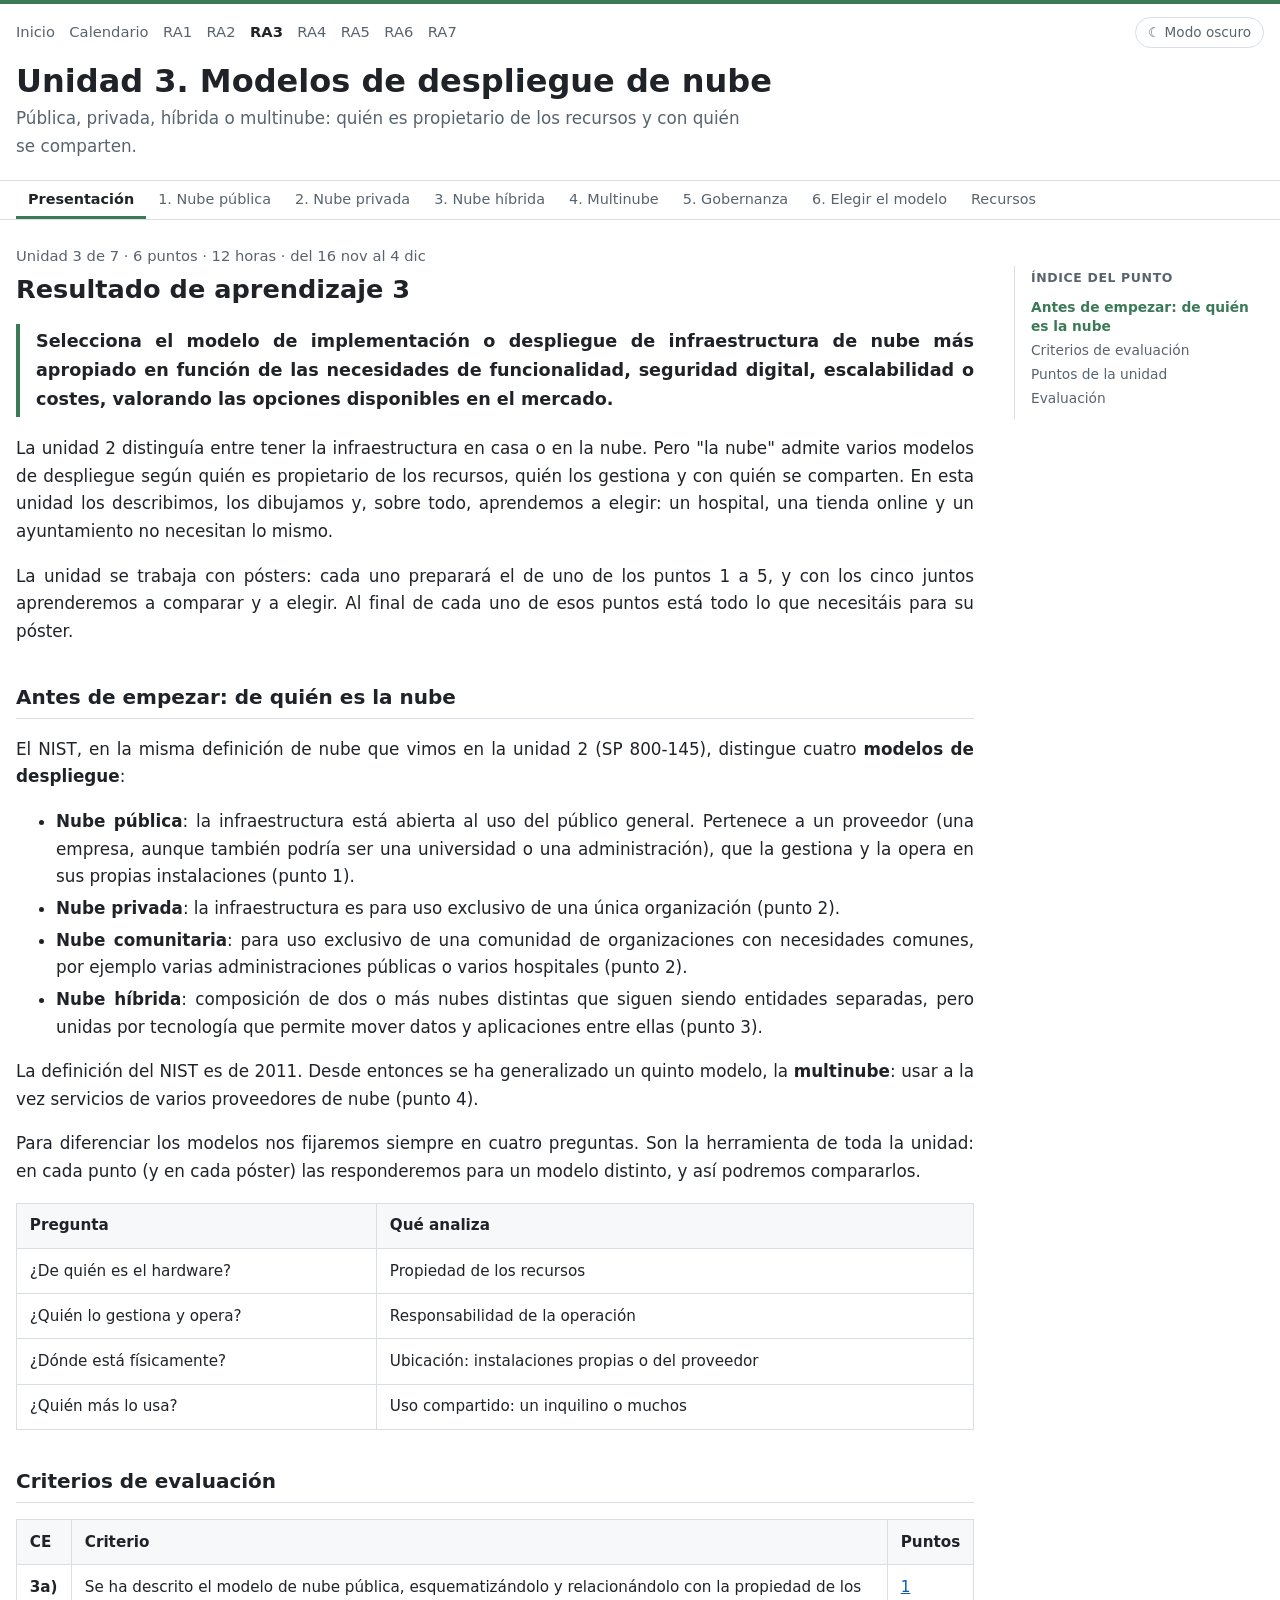
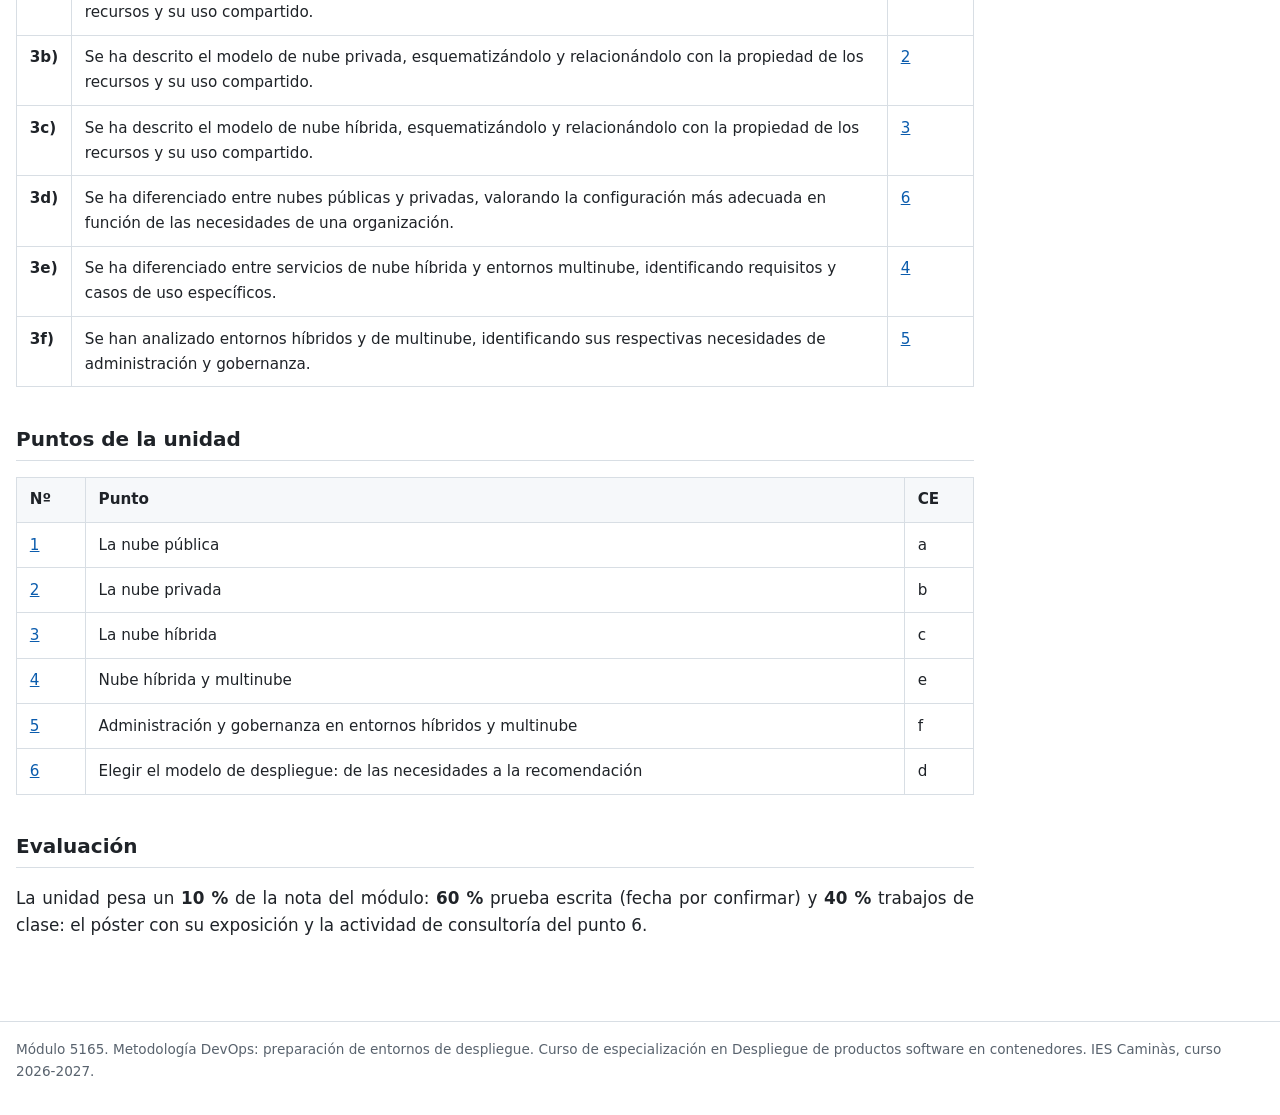
<file: ra3.html>
<!doctype html>
<html lang="es"><head><meta charset="utf-8">
<meta name="viewport" content="width=device-width, initial-scale=1">
<title>RA3. Modelos de despliegue de nube | Módulo 5165</title>
<link rel="stylesheet" href="assets/estilos.css?v=11">
<script src="assets/tema.js?v=5"></script>
</head><body style="--ra:#3b7a57">
<header class="cab"><div class="dentro"><nav class="menu" aria-label="Secciones"><a href="index.html">Inicio</a><a href="calendario.html">Calendario</a><a href="ra1.html">RA1</a><a href="ra2.html">RA2</a><a href="ra3.html" aria-current="page">RA3</a><a href="ra4.html">RA4</a><a href="ra5.html">RA5</a><a href="ra6.html">RA6</a><a href="ra7.html">RA7</a><button type="button" class="boton-tema" id="cambiar-tema">☾ Modo oscuro</button></nav>
<h1>Unidad 3. Modelos de despliegue de nube</h1><p>Pública, privada, híbrida o multinube: quién es propietario de los recursos y con quién se comparten.</p></div></header>
<nav class="pestanas"><div class="dentro" role="tablist" aria-label="Puntos de la unidad 3"><button role="tab" id="tab-presentacion" data-panel="presentacion">Presentación</button><button role="tab" id="tab-p1" data-panel="p1">1. Nube pública</button><button role="tab" id="tab-p2" data-panel="p2">2. Nube privada</button><button role="tab" id="tab-p3" data-panel="p3">3. Nube híbrida</button><button role="tab" id="tab-p4" data-panel="p4">4. Multinube</button><button role="tab" id="tab-p5" data-panel="p5">5. Gobernanza</button><button role="tab" id="tab-p6" data-panel="p6">6. Elegir el modelo</button><button role="tab" id="tab-recursos" data-panel="recursos">Recursos</button></div></nav>
<main class="con-indice"><details class="indice" id="indice" open><summary>Índice del punto</summary><ol></ol></details><div class="contenido"><section class="panel" role="tabpanel" id="p-presentacion" aria-labelledby="tab-presentacion" hidden>
<p class="meta">Unidad 3 de 7 · 6 puntos · 12 horas · del 16 nov al 4 dic</p>
<h2>Resultado de aprendizaje 3</h2>
<p class="ra-texto">Selecciona el modelo de implementación o despliegue de infraestructura de nube más apropiado en función de las necesidades de funcionalidad, seguridad digital, escalabilidad o costes, valorando las opciones disponibles en el mercado.</p>
<p>La unidad 2 distinguía entre tener la infraestructura en casa o en la nube. Pero "la nube" admite varios modelos de despliegue según quién es propietario de los recursos, quién los gestiona y con quién se comparten. En esta unidad los describimos, los dibujamos y, sobre todo, aprendemos a elegir: un hospital, una tienda online y un ayuntamiento no necesitan lo mismo.</p>
<p>La unidad se trabaja con pósters: cada uno preparará el de uno de los puntos 1 a 5, y con los cinco juntos aprenderemos a comparar y a elegir. Al final de cada uno de esos puntos está todo lo que necesitáis para su póster.</p>
<h3>Antes de empezar: de quién es la nube</h3>
<p>El NIST, en la misma definición de nube que vimos en la unidad 2 (SP 800-145), distingue cuatro <b>modelos de despliegue</b>:</p>
<ul>
<li><b>Nube pública</b>: la infraestructura está abierta al uso del público general. Pertenece a un proveedor (una empresa, aunque también podría ser una universidad o una administración), que la gestiona y la opera en sus propias instalaciones (punto 1).</li>
<li><b>Nube privada</b>: la infraestructura es para uso exclusivo de una única organización (punto 2).</li>
<li><b>Nube comunitaria</b>: para uso exclusivo de una comunidad de organizaciones con necesidades comunes, por ejemplo varias administraciones públicas o varios hospitales (punto 2).</li>
<li><b>Nube híbrida</b>: composición de dos o más nubes distintas que siguen siendo entidades separadas, pero unidas por tecnología que permite mover datos y aplicaciones entre ellas (punto 3).</li>
</ul>
<p>La definición del NIST es de 2011. Desde entonces se ha generalizado un quinto modelo, la <b>multinube</b>: usar a la vez servicios de varios proveedores de nube (punto 4).</p>
<p>Para diferenciar los modelos nos fijaremos siempre en cuatro preguntas. Son la herramienta de toda la unidad: en cada punto (y en cada póster) las responderemos para un modelo distinto, y así podremos compararlos.</p>
<div class="tabla"><table>
<tr><th>Pregunta</th><th>Qué analiza</th></tr>
<tr><td>¿De quién es el hardware?</td><td>Propiedad de los recursos</td></tr>
<tr><td>¿Quién lo gestiona y opera?</td><td>Responsabilidad de la operación</td></tr>
<tr><td>¿Dónde está físicamente?</td><td>Ubicación: instalaciones propias o del proveedor</td></tr>
<tr><td>¿Quién más lo usa?</td><td>Uso compartido: un inquilino o muchos</td></tr>
</table></div>

<h3>Criterios de evaluación</h3>
<div class="tabla"><table><tr><th>CE</th><th>Criterio</th><th>Puntos</th></tr><tr><td><b>3a)</b></td><td>Se ha descrito el modelo de nube pública, esquematizándolo y relacionándolo con la propiedad de los recursos y su uso compartido.</td><td><a href="#p1">1</a></td></tr><tr><td><b>3b)</b></td><td>Se ha descrito el modelo de nube privada, esquematizándolo y relacionándolo con la propiedad de los recursos y su uso compartido.</td><td><a href="#p2">2</a></td></tr><tr><td><b>3c)</b></td><td>Se ha descrito el modelo de nube híbrida, esquematizándolo y relacionándolo con la propiedad de los recursos y su uso compartido.</td><td><a href="#p3">3</a></td></tr><tr><td><b>3d)</b></td><td>Se ha diferenciado entre nubes públicas y privadas, valorando la configuración más adecuada en función de las necesidades de una organización.</td><td><a href="#p6">6</a></td></tr><tr><td><b>3e)</b></td><td>Se ha diferenciado entre servicios de nube híbrida y entornos multinube, identificando requisitos y casos de uso específicos.</td><td><a href="#p4">4</a></td></tr><tr><td><b>3f)</b></td><td>Se han analizado entornos híbridos y de multinube, identificando sus respectivas necesidades de administración y gobernanza.</td><td><a href="#p5">5</a></td></tr></table></div>
<h3>Puntos de la unidad</h3>
<div class="tabla"><table><tr><th>Nº</th><th>Punto</th><th>CE</th></tr><tr><td><a href="#p1">1</a></td><td>La nube pública</td><td>a</td></tr><tr><td><a href="#p2">2</a></td><td>La nube privada</td><td>b</td></tr><tr><td><a href="#p3">3</a></td><td>La nube híbrida</td><td>c</td></tr><tr><td><a href="#p4">4</a></td><td>Nube híbrida y multinube</td><td>e</td></tr><tr><td><a href="#p5">5</a></td><td>Administración y gobernanza en entornos híbridos y multinube</td><td>f</td></tr><tr><td><a href="#p6">6</a></td><td>Elegir el modelo de despliegue: de las necesidades a la recomendación</td><td>d</td></tr></table></div>
<h3>Evaluación</h3>
<p>La unidad pesa un <b>10 %</b> de la nota del módulo: <b>60 %</b> prueba escrita (fecha por confirmar) y <b>40 %</b> trabajos de clase: el póster con su exposición y la actividad de consultoría del punto 6.</p>
</section><section class="panel" role="tabpanel" id="p-p1" aria-labelledby="tab-p1" hidden>
<p class="meta">Unidad 3 · 1. Nube pública · 2 horas</p>
<h2>La nube pública</h2>
<p class="chips"><span class="ce" title="Se ha descrito el modelo de nube pública, esquematizándolo y relacionándolo con la propiedad de los recursos y su uso compartido.">CE 3a</span></p>
<h3>Objetivos del punto</h3>
<ul>
<li>Describir el modelo de nube pública: propiedad de los recursos, uso compartido y funcionamiento.</li>
<li>Esquematizar una nube pública identificando quién posee, quién gestiona y quién usa cada parte.</li>
<li>Distinguir los grados de aislamiento que ofrece la nube pública, desde la máquina compartida hasta la región soberana.</li>
<li>Valorar las opciones del mercado, incluidas las europeas, y los requisitos para usarlas en el sector público español.</li>
</ul>

<h3>1. La nube pública</h3>
<p>Empezamos por el modelo más conocido. Lo veremos siempre con el mismo método: definición, esquema y las cuatro preguntas de la presentación de la unidad (de quién es, quién lo opera, dónde está y quién más lo usa).</p>
<h4>Definición</h4>
<p>En una <b>nube pública</b>, un proveedor es propietario de toda la infraestructura (CPD, servidores, red, almacenamiento y software de gestión), la opera y la pone a disposición de <b>cualquier cliente</b> a través de Internet, normalmente con pago por uso. Los recursos físicos se <b>comparten</b> entre muchos clientes (la multitenencia de la unidad 2), y cada uno tiene sus recursos virtuales aislados de los demás.</p>
<p>"Pública" no significa que los datos sean públicos ni que cualquiera pueda entrar en tus máquinas. Significa que <b>el servicio está abierto a cualquiera que quiera contratarlo</b>, igual que la red eléctrica o una línea de autobús: el autobús es público, pero tu asiento es tuyo mientras viajas.</p>
<p>El modelo de despliegue no depende del modelo de servicio de la unidad 2: hay nube pública IaaS (una máquina virtual en AWS), PaaS (una base de datos gestionada de Azure) y SaaS (Gmail o Microsoft 365). Lo que la hace pública es de quién es la infraestructura y con quién se comparte, no lo que se contrata encima.</p>
<h4>Esquema</h4>
<figure class="diagrama"><div class="lienzo"><svg viewBox="0 0 720 330" role="img" aria-label="Nube pública" xmlns="http://www.w3.org/2000/svg"><defs><marker id="fl-nube_publica" viewBox="0 0 10 10" refX="9" refY="5" markerWidth="7" markerHeight="7" orient="auto-start-reverse"><path d="M0,0 L10,5 L0,10 z" class="punta"/></marker></defs><rect x="12" y="86" width="696" height="206" rx="8" class="d-grupo-azul"/><text x="22" y="101" class="tt">Proveedor de nube pública</text><rect x="28" y="150" width="664" height="128" rx="8" class="d-grupo"/><text x="38" y="165" class="tt">Región con varias zonas de disponibilidad</text><rect x="40.0" y="12.0" width="180.0" height="44.0" rx="6" class="d-naranja"/><text x="130.0" y="27.0" class="t tb" text-anchor="middle" dominant-baseline="middle">Hospital</text><text x="130.0" y="43.0" class="ts" text-anchor="middle" dominant-baseline="middle">Historia clínica</text><rect x="270.0" y="12.0" width="180.0" height="44.0" rx="6" class="d-naranja"/><text x="360.0" y="34.0" class="t" text-anchor="middle" dominant-baseline="middle">Tienda online</text><rect x="500.0" y="12.0" width="180.0" height="44.0" rx="6" class="d-naranja"/><text x="590.0" y="34.0" class="t" text-anchor="middle" dominant-baseline="middle">Startup</text><rect x="190.0" y="110.0" width="420.0" height="32.0" rx="6" class="d-morado"/><text x="400.0" y="126.0" class="t" text-anchor="middle" dominant-baseline="middle">Plano de control: consola, API, IAM, facturación</text><rect x="48.0" y="176.0" width="196.0" height="36.0" rx="6" class="d-naranja"/><text x="146.0" y="194.0" class="t" text-anchor="middle" dominant-baseline="middle">VPC del hospital</text><rect x="262.0" y="176.0" width="196.0" height="36.0" rx="6" class="d-naranja"/><text x="360.0" y="194.0" class="t" text-anchor="middle" dominant-baseline="middle">VPC de la tienda</text><rect x="476.0" y="176.0" width="196.0" height="36.0" rx="6" class="d-naranja"/><text x="574.0" y="194.0" class="t" text-anchor="middle" dominant-baseline="middle">VPC de la startup</text><rect x="48.0" y="226.0" width="624.0" height="38.0" rx="6" class="d-azul"/><text x="360.0" y="245.0" class="t" text-anchor="middle" dominant-baseline="middle">Servidores, almacenamiento y red físicos COMPARTIDOS (multitenencia)</text><path d="M130.0,58.0 L130.0,83.0 L400.0,83.0 L400.0,108.0" class="flecha " marker-end="url(#fl-nube_publica)"/><rect x="234.8" y="74.0" width="60.4" height="18" rx="3" class="fondo-etiqueta"/><text x="265.0" y="83.0" class="te" text-anchor="middle" dominant-baseline="middle">Internet</text><path d="M360.0,58.0 L360.0,108.0" class="flecha " marker-end="url(#fl-nube_publica)"/><path d="M590.0,58.0 L590.0,83.0 L400.0,83.0 L400.0,108.0" class="flecha " marker-end="url(#fl-nube_publica)"/><rect x="14" y="307" width="14" height="14" rx="3" class="d-naranja"/><text x="34" y="314" class="ts" dominant-baseline="middle">de cada cliente</text><rect x="142.5" y="307" width="14" height="14" rx="3" class="d-azul"/><text x="162.5" y="314" class="ts" dominant-baseline="middle">del proveedor, compartido</text><rect x="334.0" y="307" width="14" height="14" rx="3" class="d-morado"/><text x="354.0" y="314" class="ts" dominant-baseline="middle">gestión del proveedor</text></svg></div><figcaption>Nube pública: el proveedor es propietario de todo y lo comparte entre muchos clientes, cada uno con sus recursos virtuales aislados.</figcaption></figure>
<h4>Las cuatro preguntas aplicadas a la nube pública</h4>
<div class="tabla"><table>
<tr><th>Pregunta</th><th>Nube pública</th></tr>
<tr><td>¿De quién es el hardware?</td><td>Del proveedor: CPD, servidores, red y almacenamiento</td></tr>
<tr><td>¿Quién lo gestiona y opera?</td><td>El proveedor opera lo físico y la plataforma. El cliente, sus recursos virtuales, sus datos y su configuración (responsabilidad compartida, unidad 2)</td></tr>
<tr><td>¿Dónde está físicamente?</td><td>En los CPD del proveedor, en la región que elige el cliente</td></tr>
<tr><td>¿Quién más lo usa?</td><td>Muchos clientes a la vez, con aislamiento lógico entre ellos</td></tr>
</table></div>
<p>A estas cuatro respuestas se suman dos rasgos que también la caracterizan: <b>cualquiera puede contratarla</b> y se paga <b>por uso</b>, sin inversión inicial.</p>

<h3>2. Variantes de la nube pública: grados de aislamiento</h3>
<p>La nube pública no es un bloque único. Para clientes con requisitos especiales, los proveedores ofrecen opciones en las que cambia <b>quién comparte el hardware</b> o <b>quién lo opera</b>. De menos a más aislamiento:</p>
<div class="tabla"><table>
<tr><th>Opción</th><th>Qué cambia</th><th>Ejemplos</th></tr>
<tr><td><b>Instancia compartida</b> (la normal)</td><td>Tu máquina virtual comparte servidor físico con las de otros clientes</td><td>Cualquier máquina de AWS, Azure o Google por defecto</td></tr>
<tr><td><b>Instancia dedicada</b></td><td>El servidor físico solo ejecuta máquinas tuyas, pero el proveedor decide cuál es y no lo ves</td><td>AWS Dedicated Instances</td></tr>
<tr><td><b>Host dedicado</b></td><td>Reservas un servidor físico entero y ves sus procesadores y núcleos. Se usa por normativa o por licencias que se pagan por núcleo físico</td><td>AWS Dedicated Hosts, Azure Dedicated Host, nodos <i>sole-tenant</i> de Google</td></tr>
<tr><td><b>Región soberana</b></td><td>Infraestructura separada del resto del proveedor, con los datos y los metadatos (cuentas, facturación) dentro de la UE y operada solo por residentes en la UE</td><td>AWS European Sovereign Cloud: Brandeburgo (Alemania), disponible desde enero de 2026</td></tr>
<tr><td><b>Nube "de confianza"</b></td><td>La tecnología es de un proveedor estadounidense, pero la opera y la controla una empresa europea, para quedar fuera del alcance de las leyes de EE. UU.</td><td>S3NS (Thales con Google Cloud), con la certificación francesa SecNumCloud desde 2025. Bleu (Orange y Capgemini con Microsoft), que la busca para finales de 2026</td></tr>
</table></div>
<p>En todos los casos <b>sigue siendo nube pública</b>: el hardware es del proveedor y está en sus instalaciones, y cualquier cliente puede contratar la misma opción. Lo que se reduce es la respuesta a "¿quién más lo usa?" o a "¿quién lo opera?".</p>
<p>La diferencia entre los dos últimos peldaños es importante. En la región soberana, la empresa matriz sigue siendo estadounidense, y si eso basta para protegerse de la CLOUD Act es un debate abierto. En la nube de confianza, el operador es una empresa europea con licencia de la tecnología, que es lo que exige por ejemplo la certificación SecNumCloud en Francia. Existen también regiones para gobiernos, como AWS GovCloud o Azure Government, pero son solo para la Administración de EE. UU. y sus contratistas.</p>
<p>Hay un caso que rompe la pregunta "¿dónde está?": el proveedor puede instalar su hardware <b>en el CPD del cliente</b> (AWS Outposts, Azure Local). Lo veremos en el punto 2, porque se parece mucho a una nube privada.</p>

<h3>3. Lo que aporta y lo que exige el modelo público</h3>
<p>Las ventajas e inconvenientes generales de la nube frente al on premise (pago por uso, elasticidad, dependencia del proveedor, costes de salida, soberanía) ya los vimos en la unidad 2. Aquí nos fijamos solo en lo que se debe a que la nube sea <b>pública</b>: compartida con miles de clientes y en manos de un tercero.</p>
<h4>Lo que aporta</h4>
<ul>
<li><b>Capacidad casi ilimitada</b>: como millones de clientes no tienen sus picos a la vez (la multiplexación de la unidad 2), siempre hay capacidad libre para el que la necesita.</li>
<li><b>Catálogo enorme</b>: los grandes proveedores ofrecen más de 200 servicios gestionados (bases de datos, colas, IA, análisis...) que ninguna organización mediana podría construir y mantener.</li>
<li><b>Alcance global</b>: decenas de regiones en todo el mundo. Dar servicio en otro continente es elegir otra región, no construir un CPD.</li>
<li><b>Certificaciones ya obtenidas</b>: ENS, ISO 27001, SOC 2... El cliente las aprovecha para la parte que gestiona el proveedor y solo tiene que cumplir con la suya.</li>
</ul>
<h4>Lo que exige o limita</h4>
<ul>
<li><b>Convivir con otros</b>: el aislamiento entre clientes es muy fuerte, pero quedan riesgos residuales como el vecino ruidoso (unidad 2). Algunas normativas o políticas internas exigen por eso hosts dedicados para ciertos datos.</li>
<li><b>Aceptar las reglas del proveedor</b>: él decide los precios, cuándo retira un servicio o cambia una API y cuándo hace mantenimiento. El cliente se adapta. No negocia, salvo que sea muy grande.</li>
<li><b>Riesgo concentrado</b>: si una región grande falla, caen a la vez miles de servicios de empresas distintas. En octubre de 2025, un fallo en la región <code>us-east-1</code> de AWS (Virginia) dejó sin servicio durante horas a aplicaciones de todo el mundo, desde bancos hasta videojuegos.</li>
<li><b>La jurisdicción del proveedor</b>: los tres grandes son estadounidenses y les afecta la CLOUD Act (unidad 2). Esto es lo que ha dado lugar a las regiones soberanas, las nubes de confianza y el interés por los proveedores europeos.</li>
</ul>
<h4>Casos de uso típicos</h4>
<p>Aplicaciones web y móviles con demanda variable, startups, entornos de desarrollo y pruebas, análisis de datos e inteligencia artificial que necesitan mucha capacidad durante poco tiempo, copias de seguridad y recuperación ante desastres, y cualquier servicio que deba llegar a usuarios de todo el mundo.</p>

<h3>4. Opciones en el mercado: los proveedores</h3>
<h4>Los grandes proveedores</h4>
<p>El mercado de infraestructura en la nube está muy concentrado. Según Synergy Research Group, en el tercer trimestre de 2025 <b>AWS</b> tenía el 29 % del mercado mundial, <b>Microsoft Azure</b> el 20 % y <b>Google Cloud</b> el 13 %: entre los tres, casi dos tercios. La tendencia de 2026 es que AWS baja poco a poco (28 % a principios de año) y Google sube (14 %), empujado por la demanda de IA. Detrás vienen Alibaba Cloud (fuerte en Asia), Oracle Cloud, IBM Cloud y los llamados <b><i>neoclouds</i></b>, proveedores especializados en alquilar GPU para IA, como CoreWeave.</p>
<p>Estas cifras miden solo infraestructura y plataforma (IaaS y PaaS). Por eso no aparece Salesforce, aunque sea uno de los mayores vendedores de software en la nube: lo suyo es SaaS.</p>
<div class="tabla"><table>
<tr><th>Proveedor</th><th>Puntos fuertes</th><th>Región en España</th></tr>
<tr><td>AWS</td><td>El más veterano y con más servicios. Gran ecosistema y comunidad</td><td><code>eu-south-2</code> (Aragón), desde 2022</td></tr>
<tr><td>Microsoft Azure</td><td>Integración con Microsoft 365, Entra ID (antes Active Directory) y Windows. Muy presente en empresas</td><td><i>Spain Central</i> (Madrid), desde 2024</td></tr>
<tr><td>Google Cloud</td><td>Datos, analítica, IA y Kubernetes (lo creó Google)</td><td><code>europe-southwest1</code> (Madrid), desde 2022</td></tr>
<tr><td>Oracle Cloud</td><td>Bases de datos Oracle y transferencia de datos barata</td><td><code>eu-madrid-1</code> (Madrid), desde 2022</td></tr>
</table></div>
<p>Las regiones cambian con frecuencia: los datos actuales están siempre en la página de infraestructura global de cada proveedor.</p>
<h4>Proveedores europeos</h4>
<p>Por soberanía y por precio existen alternativas europeas: <b>OVHcloud</b> y <b>Scaleway</b> (Francia), <b>Hetzner</b>, <b>IONOS</b> y <b>T-Systems/Open Telekom Cloud</b> (Alemania), y en España <b>Arsys</b> o <b>Telefónica Tech</b>. Tienen menos servicios gestionados, pero precios muy competitivos en cómputo y sobre todo en transferencia, y solo están sujetos a leyes europeas.</p>
<h4>Cómo se mide la soberanía en Europa</h4>
<p>"Nube soberana" se ha convertido en una etiqueta comercial que usan todos, así que Europa intenta medirla con criterios objetivos:</p>
<ul>
<li><b>Gaia-X</b> (2019): asociación europea que define reglas comunes de transparencia e interoperabilidad entre proveedores. No es un proveedor de nube.</li>
<li><b>EUCS</b>: esquema europeo de certificación de seguridad para servicios en la nube, preparado por ENISA (la agencia europea de ciberseguridad). Se negocia desde 2020 y sigue sin aprobarse, sobre todo por el debate de si debe exigir que el proveedor sea europeo.</li>
<li><b>Marco de Soberanía de la Nube</b> de la Comisión Europea: evalúa a los proveedores con 48 criterios en 8 categorías (estratégica, legal, datos, operativa, cadena de suministro, tecnológica, seguridad y sostenibilidad) y les asigna un nivel <b>SEAL</b> (<i>Sovereignty Effectiveness Assurance Level</i>). Cuanto más alto, más soberano: por ejemplo, SEAL-2 garantiza la soberanía de los datos, SEAL-3 la autonomía tecnológica y SEAL-4 la soberanía plena. La Comisión lo usó en abril de 2026 para contratar nube soberana para las instituciones de la UE, por 180 millones de euros, y recomienda a cualquier organización usarlo.</li>
</ul>
<h4>Requisitos en el sector público español</h4>
<p>Cuando el cliente es una administración pública, y más si trata datos personales, no basta con elegir por precio:</p>
<ul>
<li><b>RGPD y LOPDGDD</b>: los datos de salud son una <b>categoría especial</b> de datos personales. La organización que contrata sigue siendo la responsable de los datos, y el proveedor actúa como <b>encargado del tratamiento</b>: los trata por cuenta de ella y debe firmar un contrato que diga qué puede hacer con ellos. Si los datos salen del <b>Espacio Económico Europeo</b> (la UE más Noruega, Islandia y Liechtenstein), hacen falta garantías adicionales, como el marco de privacidad UE-EE. UU. que vimos en la unidad 2.</li>
<li><b>Esquema Nacional de Seguridad (ENS)</b>, Real Decreto 311/2022: los servicios en la nube que usa la Administración deben estar certificados en la categoría que corresponde al sistema: básica, media o alta, según el daño que causaría un incidente. Un sistema con datos de salud, como la historia clínica de un hospital público, será normalmente de <b>categoría alta</b>. Los grandes proveedores tienen certificación ENS alta, pero hay que comprobar que <b>los servicios concretos</b> que se van a usar están dentro de su alcance. El <b>CCN</b> (Centro Criptológico Nacional) publica el catálogo de productos y servicios certificados (CPSTIC) y guías CCN-STIC de configuración segura para los principales proveedores.</li>
<li><b>Contratación pública</b>: la nube se contrata con los procedimientos de la Ley de Contratos del Sector Público. Lo habitual es usar un <b>acuerdo marco</b>: un contrato general que la Administración firma con varias empresas para que cada organismo pueda contratarles después sin repetir todo el concurso.</li>
</ul>
<h4>Criterios para comparar proveedores</h4>
<div class="tabla"><table>
<tr><th>Criterio</th><th>Qué mirar</th></tr>
<tr><td>Ubicación</td><td>Regiones y zonas disponibles, y su cercanía a los usuarios</td></tr>
<tr><td>Servicios</td><td>Si tiene los que necesitamos (base de datos gestionada, Kubernetes, funciones...)</td></tr>
<tr><td>Precio</td><td>Cómputo, almacenamiento y, sobre todo, transferencia de salida</td></tr>
<tr><td>Cumplimiento</td><td>ENS y su categoría, ISO 27001, SOC 2. Jurisdicción del proveedor</td></tr>
<tr><td>Fiabilidad y soporte</td><td>SLA, niveles de soporte, soporte en español</td></tr>
<tr><td>Automatización</td><td>API, CLI y proveedor oficial de Terraform para la infraestructura como código</td></tr>
<tr><td>Salida</td><td>Formatos estándar y coste de sacar los datos si un día cambiamos de proveedor</td></tr>
</table></div>

<h3>Preguntas de repaso</h3>
<ol>
<li>¿Qué significa exactamente "pública" en nube pública? ¿Es Microsoft 365 nube pública? ¿Por qué?</li>
<li>Responde a las cuatro preguntas de la presentación de la unidad para la nube pública.</li>
<li>Una empresa usa hosts dedicados de AWS para su base de datos. ¿Sigue siendo nube pública? Razónalo con las cuatro preguntas.</li>
<li>¿Qué cambia en la AWS European Sovereign Cloud respecto a una región normal de AWS? ¿Qué sigue igual? ¿En qué se diferencia de una nube "de confianza" como S3NS?</li>
<li>¿Qué es el ENS y qué categoría tendría un sistema con datos de salud de un hospital público? ¿Basta con que el proveedor tenga la certificación?</li>
<li>¿Por qué Salesforce no aparece en las cuotas de mercado de infraestructura en la nube?</li>
<li>Cita dos ventajas de un proveedor europeo frente a uno de hiperescala y dos inconvenientes.</li>
</ol>

<h3>Póster: nube pública</h3>
<div class="actividad">
<h4>Póster científico: nube pública</h4>
<div class="nota"><p><b>Pregunta de investigación.</b> ¿Es seguro compartir la misma infraestructura con miles de clientes? ¿Cómo se aíslan entre ellos y qué ofrece el proveedor a quien necesita más aislamiento o soberanía?</p></div>
<p><b>Antes de empezar</b>, revisad esto:</p>
<ul><li><b>Unidad 2</b>: la multitenencia y la responsabilidad compartida. Explican cómo se reparte la infraestructura entre clientes y qué le toca a cada uno.</li></ul>
<p><b>Contenido del póster.</b> El póster tiene que incluir estos puntos. El orden y la forma de organizarlos los decidís vosotros, siempre que sea coherente y se siga con facilidad:</p>
<ul><li><b>Título</b>: el tema y una frase que lo resuma.</li><li><b>Qué es</b>: ¿Qué es la nube pública y qué significa exactamente "pública"?</li><li><b>Esquema</b>: un dibujo del modelo con el proveedor, dueño de todo el hardware, y varios clientes que lo comparten, cada uno con sus recursos virtuales aislados. Podéis partir del esquema de este punto.</li><li><b>Las cuatro preguntas</b>: ¿De quién es el hardware, quién lo opera, dónde está y quién más lo usa?</li><li><b>Grados de aislamiento</b>: ¿Qué opciones hay, desde la instancia compartida hasta la nube de confianza?</li><li><b>Lo que aporta y lo que exige</b>: ¿Qué ventajas e inconvenientes se deben a que sea pública? ¿Para qué casos encaja?</li><li><b>El mercado</b>: ¿Quiénes son los grandes proveedores, qué alternativas europeas hay y cómo se mide la soberanía?</li><li><b>Respuesta a la pregunta de investigación</b>: argumentada con las fuentes.</li><li><b>Conclusiones</b>: tres o cuatro ideas clave.</li><li><b>Referencias</b>: autor u organización, año, título y enlace.</li></ul>
<p><b>Para buscar información</b> (en inglés hay mucha más): <i>multi-tenancy</i>, <i>tenant isolation</i>, <i>hypervisor security</i>, <i>noisy neighbor</i>, <i>dedicated hosts</i>, <i>sovereign cloud</i>.</p>
<p><b>Fuentes.</b> Además de estos apuntes, buscad información en Internet y añadid al final del póster las fuentes que hayáis usado, como mínimo tres.</p>
<p><b>Formato.</b> En Canva, tamaño A3 vertical, entregado en PDF en Aules. Sin párrafos largos, pero con el texto necesario para responder bien a la pregunta: bloques cortos, frases claras y apoyados en el esquema. Tiene que entenderse sin que lo expliquéis.</p>
<p><b>Exposición.</b> Cada uno presenta su póster al resto del grupo. Los compañeros evalúan la exposición y el póster con una rúbrica.</p>
<p><b>Rúbrica del póster.</b> Con ella evaluaréis los pósters de vuestros compañeros, y con ella se evaluará el vuestro:</p>
<div class="tabla"><table><tr><th>Criterio</th><th>Peso</th><th>3 · Excelente</th><th>2 · Bien</th><th>1 · Suficiente</th><th>0 · Insuficiente</th></tr><tr><td><b>1. Estructura y esquema</b></td><td>10 %</td><td>Organización coherente y fácil de seguir, y el esquema es correcto, claro, coherente con el texto y muestra el proveedor y los clientes con sus recursos aislados</td><td>Organización coherente, pero cuesta seguirla en algún punto, o el esquema es confuso</td><td>Organización poco clara, o el esquema tiene errores</td><td>Sin una organización reconocible, o no hay esquema</td></tr><tr><td><b>2. Responde a lo preguntado</b></td><td>20 %</td><td>Responde de forma completa a todas las preguntas del contenido</td><td>Responde a todas, pero alguna se queda corta</td><td>Deja una o dos preguntas sin responder</td><td>Deja varias preguntas sin responder</td></tr><tr><td><b>3. Información correcta y precisa</b></td><td>20 %</td><td>Todo es correcto y usa la terminología del tema con precisión (multitenencia, aislamiento, host dedicado, región soberana…)</td><td>Correcto, pero con términos imprecisos o explicaciones vagas</td><td>Algún error de concepto</td><td>Varios errores o información que no es del tema</td></tr><tr><td><b>4. Pregunta de investigación</b></td><td>20 %</td><td>Respuesta argumentada, con pros y contras, una conclusión propia y apoyada en las fuentes</td><td>Argumentada y con fuentes, pero sin valorar pros y contras o sin conclusión clara</td><td>Se responde, pero solo describe, sin argumentar</td><td>No se responde o no tiene relación con la pregunta</td></tr><tr><td><b>5. Profundidad y fuentes</b></td><td>20 %</td><td>Aporta información que no está en los apuntes, como cuotas de mercado actuales, una caída real de un proveedor o un caso de soberanía de datos, con tres fuentes o más bien citadas</td><td>Aporta algo nuevo, con dos fuentes</td><td>Casi todo sale de los apuntes, con una fuente</td><td>Solo los apuntes, sin fuentes</td></tr><tr><td><b>6. Diseño</b></td><td>10 %</td><td>Se lee de un vistazo: jerarquía clara, poco texto, esquemas e iconos que explican, letra legible desde lejos</td><td>Ordenado y legible, pero con algo de texto de más o algún bloque recargado</td><td>Se entiende, pero con mucho texto o un orden confuso</td><td>Desordenado, con bloques de texto largos o ilegible</td></tr></table></div>
<p>Cada criterio se puntúa de 0 a 3 y se multiplica por su peso. La nota sobre 10 es la suma dividida entre 3 y multiplicada por 10.</p>

</div>
</section><section class="panel" role="tabpanel" id="p-p2" aria-labelledby="tab-p2" hidden>
<p class="meta">Unidad 3 · 2. Nube privada · 2 horas</p>
<h2>La nube privada</h2>
<p class="chips"><span class="ce" title="Se ha descrito el modelo de nube privada, esquematizándolo y relacionándolo con la propiedad de los recursos y su uso compartido.">CE 3b</span></p>
<h3>Objetivos del punto</h3>
<ul>
<li>Describir el modelo de nube privada: propiedad de los recursos, uso exclusivo y funcionamiento.</li>
<li>Esquematizar una nube privada y responder para ella las cuatro preguntas de la unidad.</li>
<li>Diferenciar una nube privada de una simple infraestructura virtualizada.</li>
<li>Distinguir las variantes de nube privada y la nube comunitaria.</li>
<li>Conocer las plataformas con las que se construye una nube privada y valorar sus ventajas e inconvenientes.</li>
</ul>

<h3>1. La nube privada</h3>
<p>Aplicamos a la nube privada el mismo método que a la pública: definición, esquema y las cuatro preguntas de la presentación de la unidad.</p>
<h4>Definición</h4>
<p>Según el NIST, en la <b>nube privada</b> la infraestructura se aprovisiona para <b>uso exclusivo de una sola organización</b>, que puede tener varios consumidores internos (departamentos, unidades de negocio, proyectos). Puede ser propiedad de la organización, de un tercero o de ambos, y puede estar dentro o fuera de sus instalaciones.</p>
<p>La clave es que <b>no se comparte con otras organizaciones</b>. Pero que sea solo de una organización no basta: para ser "nube", y no simplemente "nuestros servidores", tiene que cumplir las <b>cinco características esenciales</b> del NIST que vimos en la unidad 2. Así se consiguen en una nube privada:</p>
<div class="tabla"><table>
<tr><th>Característica</th><th>En una nube privada</th><th>Cómo lo hace OpenStack, por ejemplo</th></tr>
<tr><td>Autoservicio bajo demanda</td><td>Cada equipo crea sus máquinas sin pedírselo a sistemas</td><td>Portal web (Horizon) y API</td></tr>
<tr><td>Acceso amplio por red</td><td>Se usa desde la red de la organización, con navegador, línea de órdenes o API</td><td>API REST y cliente <code>openstack</code></td></tr>
<tr><td>Agrupación de recursos</td><td>El hardware se comparte, pero solo entre departamentos y proyectos de la misma organización</td><td>Proyectos aislados, cada uno con sus redes y permisos</td></tr>
<tr><td>Elasticidad rápida</td><td>Se crean y destruyen recursos en minutos, <b>hasta el límite del hardware comprado</b></td><td>Cuotas por proyecto dentro de la capacidad total</td></tr>
<tr><td>Servicio medido</td><td>Se mide lo que consume cada departamento</td><td>Telemetría por proyecto, base para repercutir el coste a cada departamento (<i>showback</i> o <i>chargeback</i>, unidad 2)</td></tr>
</table></div>
<p>La elasticidad es la característica que más se resiente: en la nube pública la capacidad es casi ilimitada. En la privada se acaba cuando se acaba el hardware. Cuando eso pasa, una salida es desbordar temporalmente a la nube pública, lo que ya es una nube híbrida (punto 3).</p>
<h4>Esquema</h4>
<figure class="diagrama"><div class="lienzo"><svg viewBox="0 0 720 270" role="img" aria-label="Nube privada" xmlns="http://www.w3.org/2000/svg"><defs><marker id="fl-nube_privada" viewBox="0 0 10 10" refX="9" refY="5" markerWidth="7" markerHeight="7" orient="auto-start-reverse"><path d="M0,0 L10,5 L0,10 z" class="punta"/></marker></defs><rect x="12" y="86" width="696" height="176" rx="8" class="d-grupo-naranja"/><text x="22" y="101" class="tt">Nube privada de un hospital (uso exclusivo)</text><rect x="40.0" y="12.0" width="180.0" height="44.0" rx="6" class="d-amarillo"/><text x="130.0" y="34.0" class="t" text-anchor="middle" dominant-baseline="middle">Urgencias</text><rect x="270.0" y="12.0" width="180.0" height="44.0" rx="6" class="d-amarillo"/><text x="360.0" y="34.0" class="t" text-anchor="middle" dominant-baseline="middle">Laboratorio</text><rect x="500.0" y="12.0" width="180.0" height="44.0" rx="6" class="d-amarillo"/><text x="590.0" y="34.0" class="t" text-anchor="middle" dominant-baseline="middle">Administración</text><rect x="230.0" y="112.0" width="440.0" height="40.0" rx="6" class="d-morado"/><text x="450.0" y="125.0" class="t tb" text-anchor="middle" dominant-baseline="middle">Portal de autoservicio, API y cuotas por proyecto</text><text x="450.0" y="141.0" class="ts" text-anchor="middle" dominant-baseline="middle">OpenStack, Proxmox VE, OpenNebula...</text><rect x="40.0" y="196.0" width="640.0" height="42.0" rx="6" class="d-naranja"/><text x="360.0" y="217.0" class="t" text-anchor="middle" dominant-baseline="middle">Servidores, almacenamiento y red DE USO EXCLUSIVO</text><path d="M130.0,58.0 L130.0,84.0 L450.0,84.0 L450.0,110.0" class="flecha " marker-end="url(#fl-nube_privada)"/><path d="M360.0,58.0 L360.0,110.0" class="flecha " marker-end="url(#fl-nube_privada)"/><path d="M590.0,58.0 L590.0,84.0 L450.0,84.0 L450.0,110.0" class="flecha " marker-end="url(#fl-nube_privada)"/><path d="M450.0,154.0 L450.0,194.0" class="flecha " marker-end="url(#fl-nube_privada)"/></svg></div><figcaption>Nube privada: la infraestructura es de uso exclusivo de una organización, que la reparte entre sus departamentos con autoservicio y cuotas.</figcaption></figure>
<h4>Las cuatro preguntas aplicadas a la nube privada</h4>
<div class="tabla"><table>
<tr><th>Pregunta</th><th>Nube privada</th></tr>
<tr><td>¿De quién es el hardware?</td><td>Normalmente de la organización. A veces de un proveedor que lo dedica en exclusiva a ella</td></tr>
<tr><td>¿Quién lo gestiona y opera?</td><td>El equipo de sistemas de la organización, o un proveedor contratado para operarla</td></tr>
<tr><td>¿Dónde está físicamente?</td><td>En el CPD de la organización o en el de un proveedor, en hardware dedicado</td></tr>
<tr><td>¿Quién más lo usa?</td><td>Nadie de fuera. Se comparte solo entre departamentos y proyectos de la misma organización (<b>multitenencia interna</b>)</td></tr>
</table></div>
<p>A diferencia de la pública, la nube privada se paga sobre todo <b>comprando</b> (CapEx, unidad 2) y su capacidad es la que se ha comprado.</p>
<h4>Virtualización no es nube privada</h4>
<p>Muchas organizaciones tienen servidores virtualizados con VMware o Proxmox y los llaman "nuestra nube privada". Si para conseguir una máquina hay que abrir una incidencia y esperar a que alguien la cree a mano, no hay autoservicio: es <b>infraestructura virtualizada</b>, no nube.</p>
<p>La diferencia está en el <b>plano de control</b> que vimos en la unidad 2: el software que recibe las peticiones, comprueba permisos y cuotas, y ordena a los hipervisores crear lo que se pide. Un proveedor de nube pública lo tiene. Una sala de servidores virtualizados, no. Una nube privada es, en el fondo, montar ese plano de control para uso interno.</p>
<div class="tabla"><table>
<tr><th>Capa</th><th>Infraestructura virtualizada</th><th>Nube privada</th></tr>
<tr><td>Usuarios</td><td>Piden las máquinas por correo o incidencia</td><td>Las crean ellos mismos</td></tr>
<tr><td>Plano de control</td><td>No hay: el técnico usa la consola del hipervisor</td><td>Portal y API de autoservicio, identidades, cuotas, catálogo y medición</td></tr>
<tr><td>Hipervisor</td><td>KVM, ESXi, Hyper-V…</td><td>Los mismos</td></tr>
<tr><td>Hardware</td><td>Servidores, almacenamiento y red</td><td>Los mismos</td></tr>
</table></div>
<p>Para pasar de una a otra hay que añadir:</p>
<ul>
<li>Un <b>portal y una API de autoservicio</b> para que cada equipo cree sus recursos.</li>
<li><b>Multitenencia interna</b>: proyectos o departamentos aislados, cada uno con sus redes y sus permisos.</li>
<li><b>Cuotas</b>: límites de CPU, memoria y disco por proyecto, para que un departamento no se quede con todo.</li>
<li><b>Catálogo</b> de imágenes y plantillas aprobadas, ya configuradas con las normas de seguridad de la organización.</li>
<li><b>Medición y repercusión de costes</b> a cada departamento (<i>showback</i> o <i>chargeback</i>, unidad 2).</li>
<li><b>Automatización</b>: que herramientas de infraestructura como código, como Terraform, puedan crear recursos a través de la API.</li>
</ul>

<h4>Misma tecnología, distinto modelo</h4>
<p>El modelo de despliegue no lo decide el software. OpenStack es la base de la nube privada del CERN, y también de la nube <b>pública</b> de OVHcloud, que cualquiera puede contratar. Lo que cambia es la respuesta a "¿quién más lo usa?": en el CERN, solo sus grupos de investigación. En OVHcloud, cualquier cliente que pague.</p>

<h3>2. Variantes de la nube privada</h3>
<p>"Privada" habla de quién la usa, no de dónde está ni de quién es el hardware. Por eso hay varias formas de tenerla:</p>
<div class="tabla"><table>
<tr><th>Variante</th><th>Hardware</th><th>Ubicación</th><th>Operación</th><th>Ejemplo</th></tr>
<tr><td><b>En instalaciones propias</b> (<i>on premise</i>)</td><td>De la organización</td><td>CPD propio</td><td>Equipo propio</td><td>Una universidad con OpenStack en su CPD</td></tr>
<tr><td><b>Alojada</b> (<i>hosted private cloud</i>)</td><td>Del proveedor, dedicado a un solo cliente</td><td>CPD del proveedor</td><td>El proveedor opera el hardware y la plataforma. El cliente, sus máquinas</td><td>OVHcloud Hosted Private Cloud, con VMware o Nutanix</td></tr>
<tr><td><b>Gestionada</b> (<i>managed</i>)</td><td>De la organización o del proveedor</td><td>Propia o del proveedor</td><td>Una empresa externa, bajo contrato</td><td>Un integrador opera la nube privada de un banco en el CPD del banco</td></tr>
<tr><td><b>Como servicio</b></td><td>Del fabricante, que lo instala y lo cobra por uso</td><td>CPD del cliente</td><td>Compartida entre el fabricante y el cliente</td><td>HPE GreenLake, Dell APEX</td></tr>
</table></div>
<p>La última variante es interesante porque combina dos mundos: el hardware está en casa, pero no se compra. Se paga cada mes según lo que se usa, como en la nube pública. El fabricante instala algo más de capacidad de la necesaria para poder crecer.</p>
<p>Un caso parecido son las <b>extensiones de nube pública en casa</b>, como AWS Outposts, Azure Local o Google Distributed Cloud: hardware del proveedor de nube, en el CPD del cliente y dedicado a él, pero gestionado desde la región pública del proveedor con su misma consola y API. Por eso se estudian como una forma de <b>nube híbrida</b> (punto 3).</p>
<div class="aviso"><p><b>Cuidado con la VPC.</b> La "nube privada virtual" (VPC) de AWS o Google, o la VNet de Azure, no es una nube privada: es una red aislada dentro de la <b>nube pública</b>, sobre hardware compartido con otros clientes. El nombre confunde a mucha gente.</p></div>

<h4>Un modelo aparte: la nube comunitaria</h4>
<p>Entre la pública y la privada está la <b>nube comunitaria</b>: según el NIST, una infraestructura para uso exclusivo de una <b>comunidad de organizaciones</b> con necesidades comunes (misión, requisitos de seguridad, normativa). Puede ser propiedad de una o varias de ellas o de un tercero, y estar en sus instalaciones o fuera.</p>
<div class="tabla"><table>
<tr><th>Pregunta</th><th>Nube comunitaria</th></tr>
<tr><td>¿De quién es el hardware?</td><td>De uno o varios miembros de la comunidad, o de un tercero que da el servicio</td></tr>
<tr><td>¿Quién lo gestiona y opera?</td><td>Un miembro, un organismo creado para ello o un proveedor</td></tr>
<tr><td>¿Dónde está físicamente?</td><td>En los CPD de uno o varios miembros, o del proveedor</td></tr>
<tr><td>¿Quién más lo usa?</td><td>Solo las organizaciones de la comunidad: varias, pero no cualquiera</td></tr>
</table></div>
<p>Ejemplos:</p>
<ul>
<li><b>EGI Federated Cloud</b>: centros de investigación europeos que unen sus nubes privadas para que los científicos de cualquiera de ellos puedan usar capacidad de los demás.</li>
<li><b>Nube SARA</b>: la nube de la Administración General del Estado, que da servicio a los distintos ministerios y organismos. Se puede discutir si es privada (la Administración como una sola organización) o comunitaria (muchos organismos distintos con necesidades comunes), y es un buen ejercicio razonarlo con las cuatro preguntas.</li>
<li>Las regiones para gobiernos del punto 1, como AWS GovCloud, encajan en la definición del NIST de nube comunitaria aunque las ofrezca un proveedor público: solo pueden usarlas organismos del Gobierno de EE. UU. y sus contratistas.</li>
</ul>
<p>Su ventaja es <b>repartir el coste</b> de una infraestructura que ninguno podría pagar solo, cumpliendo requisitos que la nube pública no garantiza. Su dificultad es la <b>gobernanza entre miembros</b>: quién paga qué, quién decide las inversiones, qué pasa si un miembro se va. Por eso es el modelo menos frecuente de los cuatro.</p>

<h3>3. Lo que aporta y lo que exige el modelo privado</h3>
<p>La comparación completa con la nube pública, para decidir entre una y otra, la haremos en el punto 6. Aquí nos fijamos solo en lo que se debe a que la nube sea <b>privada</b>: de uso exclusivo y, normalmente, en manos de la propia organización.</p>
<h4>Lo que aporta</h4>
<ul>
<li><b>Control total</b> de la ubicación de los datos, del hardware y de la seguridad.</li>
<li><b>Cumplimiento de normativas exigentes</b>, sin depender de las certificaciones de otro. Pero ojo: también hay que conseguirlas y mantenerlas uno mismo. En el sector público, por ejemplo, el ENS se aplica igual.</li>
<li><b>Rendimiento previsible</b>: no hay vecinos de otras organizaciones. Los "vecinos ruidosos" solo pueden ser otros departamentos, y se controlan con cuotas.</li>
<li><b>Coste menor para cargas grandes y estables</b>, como vimos con la repatriación en la unidad 2.</li>
<li>Posibilidad de ejecutar <b>sistemas heredados</b> o con hardware especial.</li>
<li><b>Autonomía</b> respecto a proveedores extranjeros y a sus cambios de precio o de condiciones.</li>
</ul>
<h4>Lo que exige o limita</h4>
<ul>
<li><b>Inversión inicial alta</b> y renovación del hardware cada pocos años.</li>
<li><b>Capacidad limitada</b>: la elasticidad termina donde termina el hardware.</li>
<li>La organización asume <b>toda la operación</b> y necesita personal muy cualificado.</li>
<li><b>Catálogo reducido</b>: solo los servicios que la organización sea capaz de montar y mantener.</li>
<li><b>Riesgo de quedarse a medias</b>: montar una plataforma compleja como OpenStack sin poder mantenerla, o quedarse en virtualización llamándola nube.</li>
</ul>
<h4>Casos de uso típicos</h4>
<p>Administraciones públicas con datos sensibles, hospitales, banca y seguros, defensa, organizaciones con grandes cargas estables, centros de investigación, centros educativos y entornos de desarrollo internos.</p>

<h3>4. Opciones en el mercado: las plataformas</h3>
<p>En la nube pública se elige proveedor. En la privada se elige la <b>plataforma</b>, el software que hace de plano de control sobre el hardware propio.</p>
<div class="tabla"><table>
<tr><th>Plataforma</th><th>Licencia</th><th>Características</th></tr>
<tr><td><b>OpenStack</b></td><td>Libre (OpenInfra Foundation, integrada en la Linux Foundation desde 2025)</td><td>La más completa. Es un conjunto de servicios con nombre propio: cómputo (Nova), red (Neutron), discos (Cinder), almacenamiento de objetos (Swift), imágenes (Glance), identidad (Keystone), orquestación (Heat) y portal (Horizon). Proyectos, cuotas y API para todo. Compleja de instalar y mantener: necesita un equipo dedicado. La usan operadores de telecomunicaciones, universidades, centros de investigación (CERN) y proveedores de nube pública (OVHcloud).</td></tr>
<tr><td><b>Proxmox VE</b></td><td>Libre (AGPL), con soporte de pago</td><td>Virtualización KVM y contenedores LXC, clúster, almacenamiento Ceph, copias con Proxmox Backup Server, cortafuegos, redes definidas por software (SDN), API REST completa, usuarios, roles y pools. Sencilla de instalar. No tiene un portal de autoservicio con cuotas tan completo como OpenStack (ejemplo al final de este apartado).</td></tr>
<tr><td><b>VMware vSphere / Cloud Foundation</b></td><td>Propietaria (Broadcom)</td><td>La referencia en empresas durante 20 años. Desde que Broadcom la compró (finales de 2023) dejó de vender licencias perpetuas, pasó a suscripciones en paquetes y subió mucho los precios. Muchas organizaciones están migrando a Proxmox, Nutanix u OpenStack: es un ejemplo real del riesgo de depender de un solo fabricante.</td></tr>
<tr><td><b>OpenNebula</b></td><td>Libre</td><td>Nacida en la Universidad Complutense de Madrid. Más ligera que OpenStack, con portal de autoservicio, cuotas y multitenencia.</td></tr>
<tr><td><b>Apache CloudStack</b></td><td>Libre</td><td>Plataforma IaaS completa y más sencilla que OpenStack, muy usada por proveedores de alojamiento.</td></tr>
<tr><td><b>Nutanix</b></td><td>Propietaria</td><td>Infraestructura hiperconvergente con su propio hipervisor (AHV). Una de las alternativas habituales a VMware.</td></tr>
<tr><td><b>Kubernetes</b> (y Red Hat OpenShift)</td><td>Libre (OpenShift, de pago)</td><td>Para cargas en contenedores, un clúster Kubernetes propio funciona como una "nube privada de contenedores": autoservicio por API, espacios de nombres por equipo y cuotas. Con KubeVirt (OpenShift Virtualization) también ejecuta máquinas virtuales.</td></tr>
</table></div>
<p>La <b>infraestructura hiperconvergente</b> (HCI) es una tendencia importante: en lugar de servidores por un lado y una cabina de almacenamiento por otro, cada nodo aporta CPU, memoria y discos, y el software los une en un clúster. Para crecer, se añade otro nodo igual. Proxmox con Ceph es un ejemplo de HCI libre.</p>

<h4>Un ejemplo de nube privada ligera: Proxmox VE</h4>
<p>Proxmox VE, muy usado en pymes y centros educativos, cumple buena parte de los requisitos de "Virtualización no es nube privada" (apartado 1):</p>
<ul>
<li><b>Autoservicio</b>: a cada equipo se le da un usuario y un <b>pool</b> (un grupo de recursos) en el que crea sus propias máquinas a partir de plantillas, sin pedírselo a nadie.</li>
<li><b>API REST</b>: la usan la interfaz web, la orden <code>pvesh</code> y herramientas como Terraform (con proveedores mantenidos por la comunidad). Por ejemplo, <code>pvesh get /cluster/resources --type vm</code> lista todas las máquinas del clúster, igual que se ven en la web.</li>
<li><b>Permisos por rol</b>: roles como <code>PVEVMUser</code> (usar máquinas) o <code>PVEVMAdmin</code> (administrarlas), asignados a usuarios o grupos sobre una ruta, por ejemplo un pool.</li>
<li><b>Tokens de API</b>: credenciales para programas, con permisos iguales o menores que los del usuario y que se pueden revocar sin cambiar su contraseña.</li>
<li><b>Medición</b>: gráficas de uso de CPU, memoria, red y disco por máquina.</li>
</ul>
<p>Lo que le falta respecto a OpenStack: cuotas por proyecto integradas, un portal de catálogo para el usuario final y facturación interna. Es una "nube privada ligera", suficiente para un centro educativo o una pyme, y por eso es la alternativa más habitual a VMware en organizaciones pequeñas y medianas.</p>

<h3>Preguntas de repaso</h3>
<ol>
<li>Responde a las cuatro preguntas de la unidad para la nube privada. ¿Cuál cambia más entre sus variantes?</li>
<li>¿Qué diferencia una nube privada de una infraestructura virtualizada? ¿Qué es el plano de control?</li>
<li>¿Puede una nube privada estar fuera de las instalaciones de la organización? Pon un ejemplo.</li>
<li>OpenStack se usa en el CERN y en la nube pública de OVHcloud. ¿Cómo puede la misma tecnología dar dos modelos distintos?</li>
<li>¿Por qué una VPC no es una nube privada?</li>
<li>¿Qué es una nube comunitaria? ¿Es Nube SARA privada o comunitaria? Razónalo.</li>
<li>¿Qué es la infraestructura hiperconvergente?</li>
<li>¿Por qué los cambios de Broadcom en VMware son un ejemplo de dependencia del proveedor?</li>
<li>¿Qué ventaja tiene un token de API frente a usar el usuario y la contraseña en un script?</li>
</ol>

<h3>Póster: nube privada y comunitaria</h3>
<div class="actividad">
<h4>Póster científico: nube privada y comunitaria</h4>
<div class="nota"><p><b>Pregunta de investigación.</b> ¿Cuándo compensa tener una nube propia, o compartida entre organizaciones parecidas, en lugar de usar la pública?</p></div>
<p><b>Antes de empezar</b>, revisad esto:</p>
<ul><li><a href="#p1">Punto 1</a>, apartado 1: la definición y las cuatro preguntas de la nube pública, para poder compararla con la privada.</li><li><b>Unidad 2</b>: las cinco características esenciales del NIST. Son las que separan una nube privada de unos servidores virtualizados.</li></ul>
<p><b>Contenido del póster.</b> El póster tiene que incluir estos puntos. El orden y la forma de organizarlos los decidís vosotros, siempre que sea coherente y se siga con facilidad:</p>
<ul><li><b>Título</b>: el tema y una frase que lo resuma.</li><li><b>Qué es</b>: ¿Qué es una nube privada y qué la diferencia de tener servidores virtualizados?</li><li><b>Esquema</b>: un dibujo del modelo con la organización y su hardware, el plano de control que da el autoservicio y los departamentos o proyectos que lo usan. Podéis partir del esquema de este punto.</li><li><b>Las cuatro preguntas</b>: ¿De quién es el hardware, quién lo opera, dónde está y quién más lo usa?</li><li><b>Variantes</b>: ¿Qué formas de nube privada hay? ¿Qué es la nube comunitaria y qué ejemplos tiene?</li><li><b>Lo que aporta y lo que exige</b>: ¿Qué ventajas e inconvenientes se deben a que sea privada? ¿Para qué casos encaja?</li><li><b>Las plataformas</b>: ¿Con qué software se construye y qué ha pasado con VMware?</li><li><b>Respuesta a la pregunta de investigación</b>: argumentada con las fuentes.</li><li><b>Conclusiones</b>: tres o cuatro ideas clave.</li><li><b>Referencias</b>: autor u organización, año, título y enlace.</li></ul>
<p><b>Para buscar información</b> (en inglés hay mucha más): <i>private cloud</i>, <i>community cloud</i>, <i>cloud repatriation</i>, <i>OpenStack</i>, <i>hyperconverged infrastructure</i>, <i>VMware Broadcom migration</i>.</p>
<p><b>Fuentes.</b> Además de estos apuntes, buscad información en Internet y añadid al final del póster las fuentes que hayáis usado, como mínimo tres.</p>
<p><b>Formato.</b> En Canva, tamaño A3 vertical, entregado en PDF en Aules. Sin párrafos largos, pero con el texto necesario para responder bien a la pregunta: bloques cortos, frases claras y apoyados en el esquema. Tiene que entenderse sin que lo expliquéis.</p>
<p><b>Exposición.</b> Cada uno presenta su póster al resto del grupo. Los compañeros evalúan la exposición y el póster con una rúbrica.</p>
<p><b>Rúbrica del póster.</b> Con ella evaluaréis los pósters de vuestros compañeros, y con ella se evaluará el vuestro:</p>
<div class="tabla"><table><tr><th>Criterio</th><th>Peso</th><th>3 · Excelente</th><th>2 · Bien</th><th>1 · Suficiente</th><th>0 · Insuficiente</th></tr><tr><td><b>1. Estructura y esquema</b></td><td>10 %</td><td>Organización coherente y fácil de seguir, y el esquema es correcto, claro, coherente con el texto y muestra la organización, el plano de control y los departamentos</td><td>Organización coherente, pero cuesta seguirla en algún punto, o el esquema es confuso</td><td>Organización poco clara, o el esquema tiene errores</td><td>Sin una organización reconocible, o no hay esquema</td></tr><tr><td><b>2. Responde a lo preguntado</b></td><td>20 %</td><td>Responde de forma completa a todas las preguntas del contenido</td><td>Responde a todas, pero alguna se queda corta</td><td>Deja una o dos preguntas sin responder</td><td>Deja varias preguntas sin responder</td></tr><tr><td><b>3. Información correcta y precisa</b></td><td>20 %</td><td>Todo es correcto y usa la terminología del tema con precisión (plano de control, autoservicio, multitenencia interna, nube comunitaria…)</td><td>Correcto, pero con términos imprecisos o explicaciones vagas</td><td>Algún error de concepto</td><td>Varios errores o información que no es del tema</td></tr><tr><td><b>4. Pregunta de investigación</b></td><td>20 %</td><td>Respuesta argumentada, con pros y contras, una conclusión propia y apoyada en las fuentes</td><td>Argumentada y con fuentes, pero sin valorar pros y contras o sin conclusión clara</td><td>Se responde, pero solo describe, sin argumentar</td><td>No se responde o no tiene relación con la pregunta</td></tr><tr><td><b>5. Profundidad y fuentes</b></td><td>20 %</td><td>Aporta información que no está en los apuntes, como un caso real de nube privada o comunitaria, o de una organización que vuelve de la pública (repatriación), con tres fuentes o más bien citadas</td><td>Aporta algo nuevo, con dos fuentes</td><td>Casi todo sale de los apuntes, con una fuente</td><td>Solo los apuntes, sin fuentes</td></tr><tr><td><b>6. Diseño</b></td><td>10 %</td><td>Se lee de un vistazo: jerarquía clara, poco texto, esquemas e iconos que explican, letra legible desde lejos</td><td>Ordenado y legible, pero con algo de texto de más o algún bloque recargado</td><td>Se entiende, pero con mucho texto o un orden confuso</td><td>Desordenado, con bloques de texto largos o ilegible</td></tr></table></div>
<p>Cada criterio se puntúa de 0 a 3 y se multiplica por su peso. La nota sobre 10 es la suma dividida entre 3 y multiplicada por 10.</p>

</div>
</section><section class="panel" role="tabpanel" id="p-p3" aria-labelledby="tab-p3" hidden>
<p class="meta">Unidad 3 · 3. Nube híbrida · 2 horas</p>
<h2>La nube híbrida</h2>
<p class="chips"><span class="ce" title="Se ha descrito el modelo de nube híbrida, esquematizándolo y relacionándolo con la propiedad de los recursos y su uso compartido.">CE 3c</span></p>
<h3>Objetivos del punto</h3>
<ul>
<li>Describir el modelo de nube híbrida: propiedad de los recursos, uso compartido y cómo se integran las partes.</li>
<li>Esquematizar una nube híbrida y responder para ella las cuatro preguntas de la unidad.</li>
<li>Conocer los cuatro pilares que mantienen unida una nube híbrida: conectividad, identidad, gestión y datos.</li>
<li>Distinguir las formas de construir una nube híbrida y sus patrones de uso más habituales.</li>
<li>Conocer las herramientas que ofrece el mercado para cada pilar.</li>
</ul>

<h3>1. La nube híbrida</h3>
<p>Con la pública y la privada ya vistas, podemos combinarlas. Seguimos el mismo método: definición, esquema y las cuatro preguntas de la presentación de la unidad.</p>
<h4>Definición</h4>
<p>Según el NIST, una <b>nube híbrida</b> es la composición de dos o más infraestructuras de nube distintas (privada, comunitaria o pública) que <b>siguen siendo entidades independientes</b> pero están <b>unidas por tecnología</b>, estándar o propia de un fabricante, que permite mover datos y aplicaciones entre ellas.</p>
<p>La definición tiene dos condiciones, y hacen falta las dos:</p>
<ul>
<li>Las partes <b>siguen siendo independientes</b>: la nube privada sigue en su CPD, con su hardware y su equipo. La parte pública sigue en el proveedor. No se fusionan.</li>
<li>Están <b>integradas</b>: hay una conexión privada entre ellas, los usuarios tienen la misma identidad a los dos lados, se gestionan con herramientas comunes y se pueden mover cargas y datos de un lado a otro. Sin integración no es híbrida: es una organización que usa dos cosas por separado.</li>
</ul>
<p>En la práctica, el término se usa también para la combinación de <b>infraestructura on premise tradicional</b>, aunque no llegue a ser nube privada (punto 2), con una nube pública. Es la situación real de la mayoría de organizaciones que llevan años funcionando: según el informe <i>State of the Cloud</i> de Flexera de 2026, en torno al 73 % de las organizaciones encuestadas tienen infraestructura híbrida.</p>
<p>No hay que confundirla con la <b>multinube</b>, que es usar varios proveedores de nube pública. Se pueden dar las dos a la vez. La diferencia la veremos en el punto 4.</p>
<h4>Esquema</h4>
<figure class="diagrama"><div class="lienzo"><svg viewBox="0 0 720 280" role="img" aria-label="Nube híbrida" xmlns="http://www.w3.org/2000/svg"><defs><marker id="fl-nube_hibrida" viewBox="0 0 10 10" refX="9" refY="5" markerWidth="7" markerHeight="7" orient="auto-start-reverse"><path d="M0,0 L10,5 L0,10 z" class="punta"/></marker></defs><rect x="12" y="10" width="300" height="200" rx="8" class="d-grupo-naranja"/><text x="22" y="25" class="tt">Nube privada / on premise</text><rect x="408" y="10" width="300" height="200" rx="8" class="d-grupo-azul"/><text x="418" y="25" class="tt">Nube pública</text><rect x="32.0" y="44.0" width="260.0" height="40.0" rx="6" class="d-naranja"/><text x="162.0" y="64.0" class="t" text-anchor="middle" dominant-baseline="middle">Historia clínica</text><path d="M32,108 A130.0,8 0 0 1 292,108 L292,142 A130.0,8 0 0 1 32,142 z" class="d-naranja"/><path d="M32,108 A130.0,8 0 0 0 292,108" class="d-naranja" fill="none"/><text x="162.0" y="125.0" class="t" text-anchor="middle" dominant-baseline="middle">Base de datos de citas</text><rect x="32.0" y="164.0" width="260.0" height="30.0" rx="6" class="d-gris"/><text x="162.0" y="179.0" class="t" text-anchor="middle" dominant-baseline="middle">Red 10.10.0.0/16</text><rect x="428.0" y="44.0" width="260.0" height="40.0" rx="6" class="d-azul"/><text x="558.0" y="64.0" class="t" text-anchor="middle" dominant-baseline="middle">Web de citas (autoescalado)</text><rect x="428.0" y="102.0" width="260.0" height="46.0" rx="6" class="d-azul"/><text x="558.0" y="125.0" class="t" text-anchor="middle" dominant-baseline="middle">CDN, SMS, copias de seguridad</text><rect x="428.0" y="164.0" width="260.0" height="30.0" rx="6" class="d-gris"/><text x="558.0" y="179.0" class="t" text-anchor="middle" dominant-baseline="middle">VPC 10.20.0.0/16</text><rect x="12.0" y="232.0" width="696.0" height="40.0" rx="6" class="d-morado"/><text x="360.0" y="252.0" class="t" text-anchor="middle" dominant-baseline="middle">Identidad común · gestión y monitorización unificadas · políticas comunes</text><path d="M294.0,125.0 L426.0,125.0" class="flecha " marker-end="url(#fl-nube_hibrida)" marker-start="url(#fl-nube_hibrida)"/><rect x="282.6" y="116.0" width="154.9" height="18" rx="3" class="fondo-etiqueta"/><text x="360.0" y="125.0" class="te" text-anchor="middle" dominant-baseline="middle">VPN o conexión dedicada</text><path d="M162.0,196.0 L162.0,230.0" class="flecha " marker-end="url(#fl-nube_hibrida)"/><path d="M558.0,196.0 L558.0,230.0" class="flecha " marker-end="url(#fl-nube_hibrida)"/></svg></div><figcaption>Nube híbrida: la parte privada y la pública siguen siendo independientes, pero están conectadas y se gestionan como un conjunto.</figcaption></figure>
<h4>Las cuatro preguntas aplicadas a la nube híbrida</h4>
<p>En una nube híbrida no hay una sola respuesta: cada parte conserva las suyas, y aparece una tercera pieza, la unión entre ellas.</p>
<div class="tabla"><table>
<tr><th>Pregunta</th><th>Parte privada</th><th>Parte pública</th><th>La unión</th></tr>
<tr><td>¿De quién es el hardware?</td><td>De la organización</td><td>Del proveedor</td><td>Mixta: enlaces del operador y del proveedor, software de gestión</td></tr>
<tr><td>¿Quién lo gestiona y opera?</td><td>La organización</td><td>El proveedor, lo físico. La organización, sus recursos virtuales</td><td>La organización</td></tr>
<tr><td>¿Dónde está físicamente?</td><td>En su CPD</td><td>En la región del proveedor</td><td>Entre los dos: un túnel por Internet o un enlace dedicado</td></tr>
<tr><td>¿Quién más lo usa?</td><td>Nadie de fuera</td><td>Muchos clientes, con aislamiento lógico</td><td>Solo la organización</td></tr>
</table></div>
<p>Lo que aporta el modelo es poder decidir <b>carga por carga</b> dónde vive cada cosa: los datos más sensibles y las cargas estables, en la parte privada. Lo que necesita elasticidad o alcance global, en la pública.</p>

<h4>Lo que une las partes: los cuatro pilares</h4>
<p>La integración que pide la definición se consigue con cuatro piezas. Si falla una, la nube híbrida se queda en dos mundos separados.</p>
<div class="tabla"><table>
<tr><th>Pilar</th><th>Qué resuelve</th><th>Cómo se consigue</th></tr>
<tr><td><b>Conectividad</b></td><td>Que las dos partes se hablen por una red privada, como si fueran una</td><td>Una <b>VPN sitio a sitio</b> por Internet o un <b>enlace dedicado</b> con el proveedor (unidad 2). Además, los rangos de direcciones de las dos partes <b>no pueden solaparse</b>: si el CPD usa <code>10.10.0.0/16</code>, la VPC tiene que usar otro rango (recuerda la notación CIDR de la unidad 2). Y hace falta un <b>DNS híbrido</b>, para que los nombres se resuelvan igual a los dos lados.</td></tr>
<tr><td><b>Identidad</b></td><td>Que cada persona tenga una sola cuenta para todo</td><td>Un <b>proveedor de identidad</b> central (el directorio de usuarios de la organización) y <b>federación</b>: la nube pública confía en ese directorio, de modo que el usuario entra en la consola con su cuenta corporativa y los permisos que le dan sus grupos. Los protocolos habituales son SAML y OpenID Connect.</td></tr>
<tr><td><b>Gestión</b></td><td>Ver y operar todo desde un mismo sitio</td><td>Herramientas que gestionan los dos lados, infraestructura como código con herramientas que sirven para ambos (Terraform) y monitorización centralizada. Lo veremos a fondo en el punto 5.</td></tr>
<tr><td><b>Datos</b></td><td>Decidir qué datos cruzan, cómo y cuándo</td><td>Replicación de bases de datos, sincronización de ficheros y copias. Hay que decidir qué se replica, qué se sincroniza y qué no sale nunca de la parte privada.</td></tr>
</table></div>
<p>El pilar de los datos es el más difícil, por lo que se llama <b>gravedad de los datos</b>: cuantos más datos acumula un sitio, más cuesta moverlos (tiempo de transferencia y coste de salida), y más aplicaciones acaban instalándose a su lado. Por eso en una nube híbrida se suelen mover las aplicaciones hacia los datos, y no al revés.</p>

<h3>2. Variantes: cómo se construye una nube híbrida</h3>
<p>Hay cuatro formas de construirla, según hacia dónde se extiende cada parte:</p>
<div class="tabla"><table>
<tr><th>Variante</th><th>Qué es</th><th>Ejemplos</th></tr>
<tr><td><b>Clásica</b></td><td>El CPD o la nube privada y la nube pública, cada uno con su tecnología, unidos por los cuatro pilares</td><td>Proxmox en el CPD y AWS, unidos por VPN y con la misma identidad</td></tr>
<tr><td><b>La pública llega a casa</b></td><td>El proveedor instala su hardware en el CPD del cliente y lo gestiona desde su región, con la misma consola y la misma API</td><td>AWS Outposts, Azure Local, Google Distributed Cloud. Amazon EKS Hybrid Nodes (servidores propios que se unen a un clúster de Kubernetes de AWS)</td></tr>
<tr><td><b>La privada llega a la pública</b></td><td>La misma plataforma de la nube privada, alquilada sobre hardware dedicado en la nube pública. Las máquinas se mueven de un lado a otro sin cambiarlas</td><td>Azure VMware Solution, Google Cloud VMware Engine, VMware Cloud on AWS</td></tr>
<tr><td><b>Capa común de contenedores</b></td><td>Kubernetes a los dos lados, gestionado como un único conjunto de clústeres. La aplicación se despliega igual en cualquier sitio</td><td>Red Hat OpenShift, SUSE Rancher, Google Kubernetes Engine en modo flota</td></tr>
</table></div>
<p>Las tres últimas reducen la complejidad, porque hay <b>una sola tecnología</b> a los dos lados, pero aumentan la dependencia de un fabricante. La clásica es más flexible y más trabajosa.</p>
<p>Este curso va precisamente hacia la última variante: los contenedores son la forma más extendida de que una aplicación funcione igual en la parte privada y en la pública.</p>

<h3>3. Lo que aporta y lo que exige el modelo híbrido</h3>
<h4>Lo que aporta</h4>
<ul>
<li><b>Cada carga en su sitio</b>: se elige parte por parte, sin tener que decidir "todo o nada".</li>
<li><b>Cumplimiento</b>: los datos regulados se quedan bajo control propio, y el resto aprovecha la nube pública.</li>
<li><b>Aprovechar la inversión</b> en el CPD mientras se amortiza, en lugar de tirarla.</li>
<li><b>Elasticidad para los picos</b>: el CPD se dimensiona para la carga normal y la nube absorbe lo excepcional.</li>
<li><b>Resiliencia</b>: una parte puede servir de respaldo de la otra.</li>
</ul>
<h4>Lo que exige o limita</h4>
<ul>
<li><b>Complejidad</b>: dos entornos distintos que operar, con herramientas y conocimientos diferentes. Hace falta un equipo que domine los dos.</li>
<li><b>Seguridad coherente</b>: las mismas políticas a los dos lados. La conexión entre ellos amplía la superficie de ataque: quien entre en una parte puede intentar saltar a la otra.</li>
<li><b>Latencia</b>: una web en la nube que consulta en cada petición una base de datos del CPD será lenta, porque cada consulta cruza el túnel.</li>
<li><b>Costes de transferencia</b> de los datos que salen de la nube pública hacia el CPD.</li>
<li><b>Visibilidad</b>: saber qué hay y cuánto cuesta en cada sitio (punto 5).</li>
</ul>
<h4>Casos de uso típicos: los patrones híbridos</h4>
<div class="tabla"><table>
<tr><th>Patrón</th><th>En qué consiste</th><th>Ejemplo</th></tr>
<tr><td><b>Desbordamiento a la nube</b> (<i>cloud bursting</i>)</td><td>La carga normal va en la parte privada. Cuando se satura, el exceso se atiende en la pública</td><td>Un periódico que recibe diez veces más visitas la noche de elecciones</td></tr>
<tr><td><b>Arquitectura por capas</b></td><td>La parte que da la cara al público, en la nube. Los datos sensibles, en casa</td><td>Un banco con la web y la app en la nube y las cuentas en su mainframe</td></tr>
<tr><td><b>Recuperación ante desastres</b></td><td>Réplica de datos y un entorno de respaldo en la nube que se activa si cae el CPD</td><td>Un hospital con su base de datos replicada y plantillas de máquinas listas en la nube</td></tr>
<tr><td><b>Copia y archivo</b></td><td>Copias de seguridad fuera del sitio, en almacenamiento de objetos</td><td>Copias nocturnas cifradas a un bucket europeo con bloqueo contra borrado</td></tr>
<tr><td><b>Desarrollo en la nube, producción en casa</b></td><td>Entornos de pruebas temporales en la nube. Producción en el CPD</td><td>Una empresa que prueba cada versión en la nube antes de instalarla en su CPD</td></tr>
<tr><td><b>Migración progresiva</b></td><td>Etapa intermedia mientras las aplicaciones se trasladan a la nube</td><td>Primero la web, después la API y al final los datos</td></tr>
<tr><td><b>Borde</b> (<i>edge</i>)</td><td>Servidores cerca de donde se generan los datos, que siguen funcionando sin conexión y se gestionan desde la nube</td><td>Una cadena de supermercados con un servidor en cada tienda</td></tr>
</table></div>
<p>Un matiz de experto sobre el desbordamiento: es el patrón más citado y uno de los más difíciles. Solo funciona bien con partes de la aplicación <b>sin estado</b> (como servidores web que no guardan datos propios), porque si las máquinas de la nube tienen que consultar en cada petición la base de datos del CPD, la latencia y la transferencia se lo comen. Los patrones más usados en la realidad son la recuperación ante desastres, las copias y la migración progresiva.</p>

<h3>4. Opciones en el mercado: las herramientas</h3>
<p>En la pública se elige proveedor. En la privada, plataforma. En la híbrida, las herramientas de cada pilar. Cada gran proveedor tiene las suyas, y hay alternativas independientes:</p>
<div class="tabla"><table>
<tr><th>Pilar</th><th>AWS</th><th>Azure</th><th>Google Cloud</th><th>Independientes y libres</th></tr>
<tr><td>Conexión por VPN</td><td>Site-to-Site VPN</td><td>VPN Gateway</td><td>Cloud VPN</td><td>strongSwan (IPsec), WireGuard</td></tr>
<tr><td>Enlace dedicado</td><td>Direct Connect</td><td>ExpressRoute</td><td>Cloud Interconnect</td><td>Operadores de telecomunicaciones y puntos neutros de interconexión</td></tr>
<tr><td>Identidad</td><td>IAM Identity Center</td><td>Microsoft Entra ID</td><td>Cloud Identity</td><td>Keycloak, FreeIPA</td></tr>
<tr><td>Gestión de los dos lados</td><td>Systems Manager</td><td>Azure Arc</td><td>Google Distributed Cloud, flotas de GKE</td><td>Terraform, Ansible, Rancher</td></tr>
<tr><td>Datos</td><td>Storage Gateway, DataSync</td><td>Azure File Sync</td><td>Storage Transfer Service</td><td>rclone, replicación de la propia base de datos</td></tr>
<tr><td>Hardware del proveedor en casa</td><td>Outposts</td><td>Azure Local</td><td>Google Distributed Cloud</td><td>—</td></tr>
</table></div>
<h4>VPN o enlace dedicado</h4>
<p>Es la primera decisión de cualquier nube híbrida:</p>
<div class="tabla"><table>
<tr><th>Aspecto</th><th>VPN sitio a sitio</th><th>Enlace dedicado</th></tr>
<tr><td>Por dónde va</td><td>Por Internet, cifrada</td><td>Por un circuito privado del operador hasta un punto de interconexión del proveedor</td></tr>
<tr><td>Ancho de banda y latencia</td><td>Dependen de Internet: varían</td><td>Estables y garantizados (1, 10 o 100 Gbps)</td></tr>
<tr><td>Coste</td><td>Bajo</td><td>Alto: circuito del operador más puerto del proveedor</td></tr>
<tr><td>Tiempo para tenerla</td><td>Minutos u horas</td><td>Semanas</td></tr>
<tr><td>Cuándo se usa</td><td>Para empezar, cargas pequeñas o como respaldo del enlace dedicado</td><td>Mucho tráfico, latencia crítica o requisitos de no pasar por Internet</td></tr>
</table></div>
<p>Lo habitual en organizaciones grandes es tener <b>las dos</b>: el enlace dedicado para el día a día y la VPN como respaldo por si falla.</p>

<h3>Preguntas de repaso</h3>
<ol>
<li>¿Qué dos condiciones pone el NIST para que una combinación de nubes sea híbrida? ¿Es híbrida una empresa que tiene su CPD y usa Gmail, sin ninguna conexión entre ellos?</li>
<li>Responde a las cuatro preguntas de la unidad para la nube híbrida. ¿Por qué hace falta una tercera columna?</li>
<li>¿Qué son los cuatro pilares de la nube híbrida? ¿Qué pasa si falla el de identidad?</li>
<li>¿Por qué no deben solaparse los rangos de direcciones de la parte privada y de la pública?</li>
<li>¿Qué es la gravedad de los datos y qué consecuencia tiene al diseñar una nube híbrida?</li>
<li>¿En qué se diferencian las variantes "la pública llega a casa" y "la privada llega a la pública"? Pon un ejemplo de cada una.</li>
<li>¿Por qué el desbordamiento a la nube es más difícil de lo que parece?</li>
<li>¿Cuándo elegirías una VPN y cuándo un enlace dedicado?</li>
</ol>

<h3>Póster: nube híbrida</h3>
<div class="actividad">
<h4>Póster científico: nube híbrida</h4>
<div class="nota"><p><b>Pregunta de investigación.</b> ¿Cómo se unen dos nubes para que funcionen como una sola, y qué se mueve entre ellas?</p></div>
<p><b>Antes de empezar</b>, revisad esto:</p>
<ul><li><a href="#p1">Punto 1</a>, apartado 1, y <a href="#p2">punto 2</a>, apartado 1: la definición y el esquema de la nube pública y de la privada, porque la híbrida las combina.</li></ul>
<p><b>Contenido del póster.</b> El póster tiene que incluir estos puntos. El orden y la forma de organizarlos los decidís vosotros, siempre que sea coherente y se siga con facilidad:</p>
<ul><li><b>Título</b>: el tema y una frase que lo resuma.</li><li><b>Qué es</b>: ¿Qué dos condiciones tiene que cumplir una combinación de nubes para ser híbrida?</li><li><b>Esquema</b>: un dibujo del modelo con la parte privada a un lado, la pública al otro y, en medio, lo que las une (la conexión, la identidad y la gestión comunes). Podéis partir del esquema de este punto.</li><li><b>Las cuatro preguntas</b>: para cada parte y para la unión.</li><li><b>Los cuatro pilares</b>: ¿Qué hace falta en conectividad, identidad, gestión y datos? ¿Qué es la gravedad de los datos?</li><li><b>Variantes</b>: ¿De qué formas se construye una nube híbrida?</li><li><b>Lo que aporta y lo que exige</b>: ¿Qué ventajas e inconvenientes tiene? ¿Qué patrones de uso son los más habituales?</li><li><b>Las herramientas</b>: ¿Qué ofrece cada proveedor para cada pilar? ¿VPN o enlace dedicado?</li><li><b>Respuesta a la pregunta de investigación</b>: argumentada con las fuentes.</li><li><b>Conclusiones y referencias</b>: tres o cuatro ideas clave, y autor, año, título y enlace de cada fuente.</li></ul>
<p><b>Para buscar información</b> (en inglés hay mucha más): <i>hybrid cloud architecture</i>, <i>hybrid connectivity</i>, <i>cloud bursting</i>, <i>data gravity</i>, <i>identity federation</i>, <i>edge computing</i>.</p>
<p><b>Fuentes.</b> Además de estos apuntes, buscad información en Internet y añadid al final del póster las fuentes que hayáis usado, como mínimo tres.</p>
<p><b>Formato.</b> En Canva, tamaño A3 vertical, entregado en PDF en Aules. Sin párrafos largos, pero con el texto necesario para responder bien a la pregunta: bloques cortos, frases claras y apoyados en el esquema. Tiene que entenderse sin que lo expliquéis.</p>
<p><b>Exposición.</b> Cada uno presenta su póster al resto del grupo. Los compañeros evalúan la exposición y el póster con una rúbrica.</p>
<p><b>Rúbrica del póster.</b> Con ella evaluaréis los pósters de vuestros compañeros, y con ella se evaluará el vuestro:</p>
<div class="tabla"><table><tr><th>Criterio</th><th>Peso</th><th>3 · Excelente</th><th>2 · Bien</th><th>1 · Suficiente</th><th>0 · Insuficiente</th></tr><tr><td><b>1. Estructura y esquema</b></td><td>10 %</td><td>Organización coherente y fácil de seguir, y el esquema es correcto, claro, coherente con el texto y muestra la parte privada, la pública y lo que las une</td><td>Organización coherente, pero cuesta seguirla en algún punto, o el esquema es confuso</td><td>Organización poco clara, o el esquema tiene errores</td><td>Sin una organización reconocible, o no hay esquema</td></tr><tr><td><b>2. Responde a lo preguntado</b></td><td>20 %</td><td>Responde de forma completa a todas las preguntas del contenido</td><td>Responde a todas, pero alguna se queda corta</td><td>Deja una o dos preguntas sin responder</td><td>Deja varias preguntas sin responder</td></tr><tr><td><b>3. Información correcta y precisa</b></td><td>20 %</td><td>Todo es correcto y usa la terminología del tema con precisión (federación de identidad, gravedad de los datos, desbordamiento, enlace dedicado…)</td><td>Correcto, pero con términos imprecisos o explicaciones vagas</td><td>Algún error de concepto</td><td>Varios errores o información que no es del tema</td></tr><tr><td><b>4. Pregunta de investigación</b></td><td>20 %</td><td>Respuesta argumentada, con pros y contras, una conclusión propia y apoyada en las fuentes</td><td>Argumentada y con fuentes, pero sin valorar pros y contras o sin conclusión clara</td><td>Se responde, pero solo describe, sin argumentar</td><td>No se responde o no tiene relación con la pregunta</td></tr><tr><td><b>5. Profundidad y fuentes</b></td><td>20 %</td><td>Aporta información que no está en los apuntes, como una empresa real con nube híbrida o un patrón de uso explicado con un caso concreto, con tres fuentes o más bien citadas</td><td>Aporta algo nuevo, con dos fuentes</td><td>Casi todo sale de los apuntes, con una fuente</td><td>Solo los apuntes, sin fuentes</td></tr><tr><td><b>6. Diseño</b></td><td>10 %</td><td>Se lee de un vistazo: jerarquía clara, poco texto, esquemas e iconos que explican, letra legible desde lejos</td><td>Ordenado y legible, pero con algo de texto de más o algún bloque recargado</td><td>Se entiende, pero con mucho texto o un orden confuso</td><td>Desordenado, con bloques de texto largos o ilegible</td></tr></table></div>
<p>Cada criterio se puntúa de 0 a 3 y se multiplica por su peso. La nota sobre 10 es la suma dividida entre 3 y multiplicada por 10.</p>

</div>
</section><section class="panel" role="tabpanel" id="p-p4" aria-labelledby="tab-p4" hidden>
<p class="meta">Unidad 3 · 4. Multinube · 2 horas</p>
<h2>La multinube</h2>
<p class="chips"><span class="ce" title="Se ha diferenciado entre servicios de nube híbrida y entornos multinube, identificando requisitos y casos de uso específicos.">CE 3e</span></p>
<h3>Objetivos del punto</h3>
<ul>
<li>Definir la multinube y diferenciarla con precisión de la nube híbrida.</li>
<li>Esquematizar un entorno multinube y responder para él las cuatro preguntas de la unidad.</li>
<li>Distinguir los tipos de multinube según cómo se reparten las cargas entre proveedores.</li>
<li>Identificar los requisitos y los casos de uso específicos de la multinube frente a la nube híbrida.</li>
<li>Conocer las tecnologías que hacen posible la multinube, con los contenedores en el centro.</li>
</ul>

<h3>1. La multinube</h3>
<p>Seguimos el mismo método que con los otros modelos: definición, esquema y las cuatro preguntas. Y como el criterio de evaluación lo pide expresamente, terminamos el apartado comparándola con la nube híbrida.</p>
<h4>Definición</h4>
<p>Un entorno <b>multinube</b> (<i>multicloud</i>) es el que usa servicios de <b>dos o más proveedores de nube pública</b> distintos. Por ejemplo: la aplicación en AWS, el correo y la ofimática en Microsoft 365, la analítica de datos en Google BigQuery y las copias de seguridad en un proveedor europeo.</p>
<p>La multinube no aparece en la definición del NIST de 2011: es un término que ha creado la práctica, porque hoy casi ninguna organización mediana o grande usa un solo proveedor. Cuentan todos los modelos de servicio: usar máquinas en AWS y Microsoft 365 (SaaS) ya es, técnicamente, multinube.</p>
<p>Se distingue entre dos situaciones:</p>
<ul>
<li><b>Multinube accidental</b>: no se ha planificado. Cada departamento contrata lo que le conviene, se compra una empresa que usaba otra nube, un servicio SaaS corre sobre otro proveedor... Es la más frecuente, y su problema es el descontrol: nadie sabe qué hay ni cuánto cuesta (punto 5).</li>
<li><b>Multinube estratégica</b>: se reparte entre proveedores a propósito, con un motivo claro y unas reglas. Es la que estudiamos en este punto.</li>
</ul>
<h4>Esquema</h4>
<figure class="diagrama"><div class="lienzo"><svg viewBox="0 0 720 164" role="img" aria-label="Híbrida y multinube" xmlns="http://www.w3.org/2000/svg"><defs><marker id="fl-hib_multi" viewBox="0 0 10 10" refX="9" refY="5" markerWidth="7" markerHeight="7" orient="auto-start-reverse"><path d="M0,0 L10,5 L0,10 z" class="punta"/></marker></defs><rect x="12.0" y="40.0" width="96.0" height="50.0" rx="6" class="d-naranja"/><text x="60.0" y="57.0" class="t" text-anchor="middle" dominant-baseline="middle">Privada</text><text x="60.0" y="73.0" class="t" text-anchor="middle" dominant-baseline="middle">(CPD)</text><rect x="176.0" y="40.0" width="96.0" height="50.0" rx="6" class="d-azul"/><text x="224.0" y="57.0" class="t" text-anchor="middle" dominant-baseline="middle">Pública</text><text x="224.0" y="73.0" class="t" text-anchor="middle" dominant-baseline="middle">(AWS)</text><rect x="300.0" y="40.0" width="96.0" height="50.0" rx="6" class="d-azul"/><text x="348.0" y="57.0" class="t" text-anchor="middle" dominant-baseline="middle">Pública</text><text x="348.0" y="73.0" class="t" text-anchor="middle" dominant-baseline="middle">(AWS)</text><rect x="404.0" y="40.0" width="96.0" height="50.0" rx="6" class="d-azul"/><text x="452.0" y="57.0" class="t" text-anchor="middle" dominant-baseline="middle">Pública</text><text x="452.0" y="73.0" class="t" text-anchor="middle" dominant-baseline="middle">(Azure)</text><rect x="512.0" y="20.0" width="96.0" height="44.0" rx="6" class="d-naranja"/><text x="560.0" y="34.0" class="t" text-anchor="middle" dominant-baseline="middle">Privada</text><text x="560.0" y="50.0" class="t" text-anchor="middle" dominant-baseline="middle">(CPD)</text><rect x="620.0" y="20.0" width="88.0" height="44.0" rx="6" class="d-azul"/><text x="664.0" y="42.0" class="t" text-anchor="middle" dominant-baseline="middle">AWS</text><rect x="620.0" y="86.0" width="88.0" height="44.0" rx="6" class="d-azul"/><text x="664.0" y="108.0" class="t" text-anchor="middle" dominant-baseline="middle">Azure</text><path d="M110.0,65.0 L174.0,65.0" class="flecha " marker-end="url(#fl-hib_multi)" marker-start="url(#fl-hib_multi)"/><rect x="105.5" y="56.0" width="73.0" height="18" rx="3" class="fondo-etiqueta"/><text x="142.0" y="65.0" class="te" text-anchor="middle" dominant-baseline="middle">integradas</text><path d="M610.0,42.0 L618.0,42.0" class="flecha " marker-end="url(#fl-hib_multi)" marker-start="url(#fl-hib_multi)"/><path d="M610.0,42.0 L614.0,42.0 L614.0,108.0 L618.0,108.0" class="flecha " marker-end="url(#fl-hib_multi)" marker-start="url(#fl-hib_multi)"/><text x="142.0" y="130.0" class="t tb" text-anchor="middle" dominant-baseline="middle">HÍBRIDA</text><text x="400.0" y="130.0" class="t tb" text-anchor="middle" dominant-baseline="middle">MULTINUBE</text><text x="610.0" y="150.0" class="t tb" text-anchor="middle" dominant-baseline="middle">HÍBRIDA + MULTINUBE</text><text x="400.0" y="108.0" class="ts" text-anchor="middle" dominant-baseline="middle">cargas distintas o la misma en ambas</text></svg></div><figcaption>Nube híbrida (tipos distintos integrados), multinube (varios proveedores públicos) y la combinación de ambas.</figcaption></figure>
<h4>Las cuatro preguntas aplicadas a la multinube</h4>
<p>Cada parte de una multinube es una nube pública normal (punto 1). Lo nuevo es que hay <b>varios dueños</b>, y la organización es la única que los ve todos:</p>
<div class="tabla"><table>
<tr><th>Pregunta</th><th>Proveedor A</th><th>Proveedor B</th><th>La organización</th></tr>
<tr><td>¿De quién es el hardware?</td><td>Del proveedor A</td><td>Del proveedor B</td><td>Ninguno: no necesita CPD propio</td></tr>
<tr><td>¿Quién lo gestiona y opera?</td><td>A, lo físico. La organización, sus recursos con la consola de A</td><td>B, lo físico. La organización, sus recursos con la consola de B</td><td>Coordina todo con herramientas comunes</td></tr>
<tr><td>¿Dónde está físicamente?</td><td>En las regiones de A</td><td>En las regiones de B</td><td>Si las cargas se comunican, hay red entre las dos nubes</td></tr>
<tr><td>¿Quién más lo usa?</td><td>Muchos clientes de A</td><td>Muchos clientes de B</td><td>—</td></tr>
</table></div>
<p>Varios dueños significa también varios contratos, varias facturas, varias consolas, varias formas de llamar a lo mismo y varios equipos de soporte. Ahí está toda la dificultad del modelo.</p>
<h4>Híbrida frente a multinube</h4>
<p>Los dos términos se confunden a menudo porque los dos combinan varios entornos. La diferencia está en <b>qué se combina</b>:</p>
<div class="tabla"><table>
<tr><th></th><th>Nube híbrida</th><th>Multinube</th></tr>
<tr><td>Qué combina</td><td><b>Tipos</b> distintos de nube: privada (u on premise) y pública</td><td><b>Proveedores</b> distintos de nube pública</td></tr>
<tr><td>¿Hace falta CPD propio?</td><td>Sí, siempre</td><td>No</td></tr>
<tr><td>Pregunta que marca la diferencia</td><td>"¿De quién es?": una parte es mía y otra de un proveedor</td><td>"¿De qué proveedor?": todo es de proveedores, pero de varios</td></tr>
<tr><td>Integración</td><td>Alta: las partes funcionan como un conjunto y se mueven datos y cargas entre ellas</td><td>Variable: muchas veces cada proveedor ejecuta cargas distintas e independientes</td></tr>
<tr><td>Conectividad</td><td>Imprescindible: VPN o enlace dedicado entre CPD y nube</td><td>Solo si las cargas se comunican entre nubes</td></tr>
<tr><td>Motivación principal</td><td>Mantener el control de ciertas cargas y datos, y aprovechar la nube para el resto</td><td>Elegir lo mejor de cada proveedor, no depender de uno, requisitos geográficos o normativos</td></tr>
<tr><td>Dificultad principal</td><td>Integrar dos mundos distintos (lo propio y lo del proveedor)</td><td>Manejar las diferencias entre proveedores</td></tr>
</table></div>
<p>Una regla rápida para clasificar: si hay una parte <b>privada o propia</b>, es híbrida. Si hay <b>más de un proveedor público</b>, es multinube. Si hay las dos cosas, es las dos a la vez. Una organización con CPD propio, AWS y Azure es <b>híbrida y multinube</b> (en inglés se dice <i>hybrid multicloud</i>), y es la situación más habitual en las grandes empresas.</p>

<h3>2. Variantes: tipos de multinube</h3>
<p>Lo que distingue una multinube de otra es <b>cómo se reparten las cargas</b> entre los proveedores:</p>
<div class="tabla"><table>
<tr><th>Tipo</th><th>Cómo se reparten las cargas</th><th>Ejemplo</th><th>Dificultad</th></tr>
<tr><td><b>Accidental</b></td><td>Cada área contrata la suya, sin plan</td><td>Marketing con su analítica en Google, sistemas con todo en AWS</td><td>Técnica baja. De control, alta</td></tr>
<tr><td><b>Especializada</b> (<i>best of breed</i>)</td><td>Cada carga distinta, en el proveedor que mejor la hace</td><td>La aplicación en AWS, la analítica en BigQuery, la ofimática en Microsoft 365</td><td>Media. Es la más habitual</td></tr>
<tr><td><b>Segmentada</b></td><td>Según el país o la normativa</td><td>Un proveedor local en un país donde el principal no tiene región o no tiene la certificación exigida</td><td>Media</td></tr>
<tr><td><b>Redundante</b></td><td>La <b>misma</b> aplicación en dos proveedores: una de reserva (activa-pasiva) o las dos a la vez (activa-activa)</td><td>Un servicio crítico en AWS y Azure, con un DNS que reparte el tráfico</td><td>Muy alta: hay que mantener los datos sincronizados entre nubes. Es rara</td></tr>
<tr><td><b>Portable</b></td><td>Todo diseñado para poder moverse de proveedor según precio o condiciones</td><td>Aplicaciones en Kubernetes desplegadas con Terraform, sin servicios propios de ningún proveedor</td><td>Alta: renuncia a los servicios exclusivos</td></tr>
</table></div>
<p>Un matiz de experto sobre la multinube redundante: protege de la caída completa de un proveedor, que es muy poco frecuente, a cambio de duplicar casi todo. Para la mayoría de organizaciones, desplegar en varias zonas o regiones del mismo proveedor (unidad 2) da una disponibilidad suficiente por mucho menos coste.</p>
<h4>Las nubes empiezan a conectarse entre sí</h4>
<p>Hasta hace poco, unir dos nubes públicas exigía montar VPN o contratar enlaces a través de terceros. Eso está cambiando, y es una señal de que la multinube se ha vuelto normal:</p>
<ul>
<li><b>Interconexión directa entre proveedores</b>: Google ofrece Cross-Cloud Interconnect hacia otras nubes, y AWS lanzó en abril de 2026 <b>AWS Interconnect – multicloud</b>, enlaces privados y cifrados entre una VPC de AWS y Google Cloud, con Azure y Oracle anunciados para más adelante. AWS publicó la especificación como estándar abierto para que cualquier proveedor pueda sumarse.</li>
<li><b>Servicios de un proveedor dentro de otro</b>: desde 2024, Oracle ofrece su base de datos funcionando en los CPD de Azure, AWS y Google Cloud (Oracle Database@Azure, @AWS y @Google Cloud). El cliente la contrata y la gestiona desde la consola de su proveedor principal.</li>
</ul>

<h3>3. Lo que aporta y lo que exige el modelo multinube</h3>
<h4>Lo que aporta</h4>
<ul>
<li><b>Lo mejor de cada proveedor</b>: la IA o la analítica de uno, la integración con Microsoft de otro, el precio de transferencia de un tercero.</li>
<li><b>Menos dependencia</b> de un solo proveedor y más fuerza para negociar precios: si puedes irte, te tratan mejor.</li>
<li><b>Requisitos geográficos o normativos</b>: cubrir países o certificaciones que un solo proveedor no cubre.</li>
<li><b>Soberanía</b>: combinar un proveedor de hiperescala para lo general con un proveedor europeo para los datos más sensibles (punto 1).</li>
<li><b>Resiliencia frente a la caída de un proveedor completo</b>, si de verdad se necesita (multinube redundante).</li>
</ul>
<h4>Lo que exige o limita</h4>
<ul>
<li><b>Portabilidad</b>: diseñar las cargas con tecnologías estándar que existan en todos los proveedores (apartado 4).</li>
<li><b>Decidir entre portabilidad y potencia</b>: usar solo lo que tienen todos (el <b>mínimo común denominador</b>) es portable pero desaprovecha los mejores servicios. Usar los servicios exclusivos de cada uno es más potente pero ata. No hay respuesta universal: se decide carga por carga.</li>
<li><b>Conocimientos de varios proveedores</b>: cada uno llama distinto a las mismas cosas (una VPC en AWS es una VNet en Azure) y tiene su propia API, consola y certificaciones.</li>
<li><b>Gestión unificada</b> de identidades, costes, seguridad y monitorización, para no tener varios mundos sin control (punto 5).</li>
</ul>
<h4>Costes ocultos de la multinube</h4>
<p>Duplicar herramientas, formación y certificaciones. Perder descuentos por volumen al repartir el gasto entre proveedores. Pagar la transferencia de datos entre nubes. Ampliar la superficie de ataque, y la dificultad de diagnosticar problemas que atraviesan varias nubes. La multinube tiene que tener un motivo claro: "por si acaso" no suele justificar su coste.</p>
<p>La transferencia entre nubes se está abaratando por la normativa europea. La Ley de Datos de la UE (<i>Data Act</i>, unidad 2) prohíbe cobrar por cambiar de proveedor a partir del 12 de enero de 2027, y para el uso de varios proveedores <b>en paralelo</b> solo permite cobrar la transferencia a precio de coste. Anticipándose, Google eliminó en septiembre de 2025 el coste de la transferencia multinube para sus clientes de la UE y el Reino Unido.</p>
<h4>Requisitos: híbrida frente a multinube</h4>
<p>El criterio de evaluación pide identificar los requisitos de cada modelo. Muchos son parecidos, pero no iguales:</p>
<div class="tabla"><table>
<tr><th>Área</th><th>Nube híbrida</th><th>Multinube</th></tr>
<tr><td>Conectividad</td><td>Imprescindible entre el CPD y la nube, con rangos de direcciones sin solapar</td><td>Solo entre las nubes cuyas cargas se comunican. Cuidado con el coste de transferencia</td></tr>
<tr><td>Identidad</td><td>El directorio corporativo, federado con la nube</td><td>El mismo directorio, federado con cada proveedor</td></tr>
<tr><td>Herramientas de gestión</td><td>Que abarquen el CPD y la nube (Azure Arc, Terraform)</td><td>Que abarquen varios proveedores (Terraform, Kubernetes)</td></tr>
<tr><td>Portabilidad</td><td>Deseable, para mover cargas entre casa y la nube</td><td>Imprescindible si se quiere poder cambiar de proveedor</td></tr>
<tr><td>Datos</td><td>Qué datos se quedan en casa y cuáles cruzan</td><td>En qué proveedor vive cada dato y cuánto cuesta moverlo</td></tr>
<tr><td>Personal</td><td>Infraestructura propia y una nube</td><td>Varias nubes, cada una con sus particularidades</td></tr>
</table></div>
<h4>Casos de uso: ¿híbrida o multinube?</h4>
<p>Los casos de uso de la nube híbrida los vimos en el punto 3. Esta tabla los pone frente a los de la multinube, para saber cuál encaja en cada situación:</p>
<div class="tabla"><table>
<tr><th>Situación</th><th>Modelo</th><th>Por qué</th></tr>
<tr><td>Datos que no pueden salir de la organización, con el resto de la aplicación en la nube</td><td>Híbrida</td><td>Hace falta una parte propia</td></tr>
<tr><td>Un CPD recién renovado que hay que amortizar</td><td>Híbrida</td><td>Se aprovecha lo propio y se crece hacia la nube</td></tr>
<tr><td>Fábricas, hospitales o tiendas que necesitan servidores in situ</td><td>Híbrida (borde)</td><td>Latencia local y funcionamiento sin conexión</td></tr>
<tr><td>La mejor IA está en un proveedor y el resto de la empresa en otro</td><td>Multinube especializada</td><td>Cada carga en el proveedor que mejor la hace</td></tr>
<tr><td>Se compra una empresa que lo tiene todo en otra nube</td><td>Multinube (al menos durante un tiempo)</td><td>Migrarlo todo de golpe es caro y arriesgado</td></tr>
<tr><td>Hay que dar servicio en un país donde el proveedor principal no tiene región</td><td>Multinube segmentada</td><td>Un segundo proveedor cubre ese país</td></tr>
<tr><td>Un servicio crítico que no puede depender de un solo proveedor</td><td>Multinube redundante</td><td>Solo si el coste de una caída lo justifica</td></tr>
<tr><td>Un banco con su CPD, la web en AWS y la analítica en Azure</td><td>Las dos</td><td>Parte propia y varios proveedores</td></tr>
</table></div>

<h3>4. Opciones en el mercado: las tecnologías multinube</h3>
<p>En la nube pública se elige proveedor. En la privada, plataforma. En la híbrida, herramientas para cada pilar. En la multinube, lo que se elige son <b>tecnologías que funcionen igual en todos los proveedores</b>. La regla es sencilla: lo que es exclusivo de un proveedor ata a ese proveedor.</p>
<div class="tabla"><table>
<tr><th>Necesidad</th><th>Exclusivo de un proveedor (ata)</th><th>Funciona en todos (portable)</th></tr>
<tr><td>Infraestructura como código</td><td>CloudFormation (AWS), Bicep (Azure)</td><td>Terraform y su versión libre OpenTofu, Pulumi</td></tr>
<tr><td>Empaquetar la aplicación</td><td>—</td><td>Contenedores con imágenes estándar OCI (<i>Open Container Initiative</i>), como las de Docker</td></tr>
<tr><td>Ejecutar contenedores</td><td>ECS (AWS), Azure Container Apps, Cloud Run (Google)</td><td>Kubernetes, que todos ofrecen gestionado (EKS, AKS, GKE). Rancher u OpenShift para gestionar varios clústeres</td></tr>
<tr><td>Bases de datos</td><td>DynamoDB y Aurora (AWS), Cosmos DB (Azure), Spanner (Google)</td><td>PostgreSQL y MySQL, gestionados en todos los proveedores</td></tr>
<tr><td>Almacenamiento de objetos</td><td>—</td><td>La API de S3, que se ha convertido en estándar: la ofrecen muchos proveedores y plataformas libres como MinIO o Ceph</td></tr>
<tr><td>Monitorización</td><td>CloudWatch (AWS), Azure Monitor</td><td>Prometheus, Grafana y OpenTelemetry</td></tr>
<tr><td>Costes</td><td>El formato de factura propio de cada uno</td><td>El estándar FOCUS de la FinOps Foundation, que unifica el formato de las facturas de los grandes proveedores (punto 5)</td></tr>
<tr><td>Red entre nubes</td><td>—</td><td>VPN entre nubes, Cross-Cloud Interconnect, AWS Interconnect – multicloud</td></tr>
</table></div>
<p>Ojo con la columna de la izquierda: no son "malos" servicios. Muchas veces son los mejores, y por eso se usan. La decisión es consciente: se acepta la dependencia a cambio de la potencia, sabiendo lo que costaría salir.</p>
<h4>La portabilidad en la práctica: los contenedores</h4>
<p>El contenedor es la herramienta de portabilidad más potente que tenemos. La misma imagen se puede ejecutar en el Docker de nuestro portátil, en Amazon ECS, en Azure Container Apps, en Google Cloud Run o en cualquier Kubernetes, sin cambiar una línea de la aplicación.</p>
<p>Lo que cambia entre plataformas es <b>cómo se despliega</b>: cómo se indica la imagen, la red, las variables de entorno, los secretos y los registros. Por eso la portabilidad completa se consigue sumando dos piezas: <b>contenedores</b> para la aplicación y <b>Kubernetes o Terraform</b> para describir el despliegue de la misma forma en todos los proveedores.</p>
<p>Es la razón por la que los contenedores son el núcleo de este curso: son lo que permite que una aplicación no dependa del sitio donde se ejecuta, ya sea una nube privada, una pública o varias.</p>

<h3>Preguntas de repaso</h3>
<ol>
<li>¿Qué diferencia hay entre nube híbrida y multinube? ¿Qué pregunta de la unidad marca la diferencia?</li>
<li>Clasifica: una universidad con OpenStack propio y copias en Azure. Una startup en Google Cloud con el correo en Microsoft 365. Un banco con CPD, AWS y Azure.</li>
<li>¿Qué es la multinube accidental y qué problema tiene?</li>
<li>¿En qué se diferencian la multinube especializada y la redundante? ¿Por qué la redundante es rara?</li>
<li>¿Qué significa diseñar con el "mínimo común denominador" y qué se pierde?</li>
<li>¿Qué tecnologías favorecen la portabilidad entre proveedores? ¿Por qué Kubernetes es más portable que ECS?</li>
<li>Cita tres costes ocultos de una estrategia multinube. ¿Qué ha cambiado la Ley de Datos de la UE?</li>
<li>Pon un caso de uso en el que encaje la nube híbrida y no la multinube, y otro al revés.</li>
</ol>

<h3>Póster: multinube</h3>
<div class="actividad">
<h4>Póster científico: multinube</h4>
<div class="nota"><p><b>Pregunta de investigación.</b> ¿Sirve de verdad la multinube para no depender de un proveedor, o solo añade complejidad?</p></div>
<p><b>Antes de empezar</b>, revisad esto:</p>
<ul><li><a href="#p1">Punto 1</a>, apartado 1: cada parte de una multinube es una nube pública normal.</li><li><a href="#p3">Punto 3</a>, apartado 1: la definición y el esquema de la nube híbrida, porque tendréis que compararla con la multinube.</li></ul>
<p><b>Contenido del póster.</b> El póster tiene que incluir estos puntos. El orden y la forma de organizarlos los decidís vosotros, siempre que sea coherente y se siga con facilidad:</p>
<ul><li><b>Título</b>: el tema y una frase que lo resuma.</li><li><b>Qué es</b>: ¿Qué es la multinube? ¿En qué se diferencian la accidental y la estratégica?</li><li><b>Esquema</b>: un dibujo del modelo con dos o más proveedores públicos y la organización, que reparte sus cargas entre ellos y los coordina. Podéis partir del esquema de este punto.</li><li><b>Las cuatro preguntas</b>: para cada proveedor y para la organización.</li><li><b>Híbrida frente a multinube</b>: ¿Qué pregunta marca la diferencia? ¿Puede una organización tener las dos?</li><li><b>Variantes</b>: ¿Qué tipos de multinube hay según cómo se reparten las cargas?</li><li><b>Lo que aporta y lo que exige</b>: ¿Qué ventajas tiene, qué costes ocultos y qué ha cambiado la Ley de Datos de la UE?</li><li><b>Las tecnologías</b>: ¿Qué tecnologías son portables y cuáles atan a un proveedor?</li><li><b>Respuesta a la pregunta de investigación</b>: argumentada con las fuentes.</li><li><b>Conclusiones y referencias</b>: tres o cuatro ideas clave, y autor, año, título y enlace de cada fuente.</li></ul>
<p><b>Para buscar información</b> (en inglés hay mucha más): <i>multi-cloud strategy</i>, <i>vendor lock-in</i>, <i>cloud portability</i>, <i>interoperability</i>, <i>Kubernetes</i>, <i>EU Data Act cloud switching</i>.</p>
<p><b>Fuentes.</b> Además de estos apuntes, buscad información en Internet y añadid al final del póster las fuentes que hayáis usado, como mínimo tres.</p>
<p><b>Formato.</b> En Canva, tamaño A3 vertical, entregado en PDF en Aules. Sin párrafos largos, pero con el texto necesario para responder bien a la pregunta: bloques cortos, frases claras y apoyados en el esquema. Tiene que entenderse sin que lo expliquéis.</p>
<p><b>Exposición.</b> Cada uno presenta su póster al resto del grupo. Los compañeros evalúan la exposición y el póster con una rúbrica.</p>
<p><b>Rúbrica del póster.</b> Con ella evaluaréis los pósters de vuestros compañeros, y con ella se evaluará el vuestro:</p>
<div class="tabla"><table><tr><th>Criterio</th><th>Peso</th><th>3 · Excelente</th><th>2 · Bien</th><th>1 · Suficiente</th><th>0 · Insuficiente</th></tr><tr><td><b>1. Estructura y esquema</b></td><td>10 %</td><td>Organización coherente y fácil de seguir, y el esquema es correcto, claro, coherente con el texto y muestra varios proveedores y la organización que los coordina</td><td>Organización coherente, pero cuesta seguirla en algún punto, o el esquema es confuso</td><td>Organización poco clara, o el esquema tiene errores</td><td>Sin una organización reconocible, o no hay esquema</td></tr><tr><td><b>2. Responde a lo preguntado</b></td><td>20 %</td><td>Responde de forma completa a todas las preguntas del contenido</td><td>Responde a todas, pero alguna se queda corta</td><td>Deja una o dos preguntas sin responder</td><td>Deja varias preguntas sin responder</td></tr><tr><td><b>3. Información correcta y precisa</b></td><td>20 %</td><td>Todo es correcto y usa la terminología del tema con precisión (dependencia del proveedor, portabilidad, mínimo común denominador, multinube accidental…)</td><td>Correcto, pero con términos imprecisos o explicaciones vagas</td><td>Algún error de concepto</td><td>Varios errores o información que no es del tema</td></tr><tr><td><b>4. Pregunta de investigación</b></td><td>20 %</td><td>Respuesta argumentada, con pros y contras, una conclusión propia y apoyada en las fuentes</td><td>Argumentada y con fuentes, pero sin valorar pros y contras o sin conclusión clara</td><td>Se responde, pero solo describe, sin argumentar</td><td>No se responde o no tiene relación con la pregunta</td></tr><tr><td><b>5. Profundidad y fuentes</b></td><td>20 %</td><td>Aporta información que no está en los apuntes, como una empresa real con multinube, los costes de transferencia entre nubes o los efectos de la Ley de Datos de la UE, con tres fuentes o más bien citadas</td><td>Aporta algo nuevo, con dos fuentes</td><td>Casi todo sale de los apuntes, con una fuente</td><td>Solo los apuntes, sin fuentes</td></tr><tr><td><b>6. Diseño</b></td><td>10 %</td><td>Se lee de un vistazo: jerarquía clara, poco texto, esquemas e iconos que explican, letra legible desde lejos</td><td>Ordenado y legible, pero con algo de texto de más o algún bloque recargado</td><td>Se entiende, pero con mucho texto o un orden confuso</td><td>Desordenado, con bloques de texto largos o ilegible</td></tr></table></div>
<p>Cada criterio se puntúa de 0 a 3 y se multiplica por su peso. La nota sobre 10 es la suma dividida entre 3 y multiplicada por 10.</p>

</div>
</section><section class="panel" role="tabpanel" id="p-p5" aria-labelledby="tab-p5" hidden>
<p class="meta">Unidad 3 · 5. Gobernanza · 2 horas</p>
<h2>Administración y gobernanza en entornos híbridos y multinube</h2>
<p class="chips"><span class="ce" title="Se han analizado entornos híbridos y de multinube, identificando sus respectivas necesidades de administración y gobernanza.">CE 3f</span></p>
<h3>Objetivos del punto</h3>
<ul>
<li>Entender por qué un entorno en la nube necesita gobernanza y qué pasa cuando falta.</li>
<li>Distinguir la administración (hacer funcionar) de la gobernanza (decidir las reglas y comprobar que se cumplen).</li>
<li>Identificar las necesidades de administración y de gobernanza de un entorno híbrido y de uno multinube, y en qué se diferencian.</li>
<li>Conocer las piezas de la gobernanza: guardarraíles, zonas de aterrizaje, etiquetado, costes, auditoría, datos y responsabilidades.</li>
<li>Conocer las herramientas con las que se aplica en cada proveedor y en varios a la vez.</li>
</ul>

<h3>1. La gobernanza de la nube</h3>
<p>Este punto no presenta un modelo nuevo: trata de <b>cómo se controla</b> un entorno con varias partes, sea híbrido o multinube. Pero seguimos el mismo método de la unidad: qué es, un esquema y las cuatro preguntas.</p>
<h4>El problema: crear es demasiado fácil</h4>
<p>En la nube, cualquiera con permisos crea un servidor o un almacenamiento en dos minutos. Es su gran ventaja, y también su gran riesgo. Sin reglas, en pocos meses aparecen máquinas que nadie sabe de quién son, datos en países no permitidos, almacenamientos abiertos a Internet, usuarios con más permisos de los necesarios y facturas que nadie sabe explicar. Tiene nombre:</p>
<ul>
<li><b>Crecimiento descontrolado</b> (<i>cloud sprawl</i>): recursos que se acumulan sin control, porque crearlos es fácil y borrarlos no lo hace nadie.</li>
<li><b>TI en la sombra</b> (<i>shadow IT</i>): departamentos que contratan servicios en la nube por su cuenta, sin que lo sepa el área de sistemas. Es el origen de la multinube accidental (punto 4).</li>
</ul>
<p>No es un problema teórico. Muchas de las grandes fugas de datos en la nube no se deben a fallos del proveedor, sino a configuraciones del cliente que nadie revisó:</p>
<div class="tabla"><table>
<tr><th>Caso</th><th>Qué pasó</th><th>Qué regla de gobernanza faltaba</th></tr>
<tr><td><b>Capital One</b> (2019)</td><td>Un cortafuegos mal configurado y un rol con demasiados permisos en AWS permitieron a una atacante descargar datos de unos 100 millones de clientes en EE. UU. y 6 millones en Canadá. El banco recibió una multa de 80 millones de dólares.</td><td>Mínimo privilegio en los permisos y revisión automática de la configuración</td></tr>
<tr><td><b>Toyota</b> (2023)</td><td>Una base de datos en la nube con información de vehículos de unos 2,15 millones de clientes en Japón estuvo accesible desde Internet durante unos diez años, por un error de configuración.</td><td>Prohibir el acceso público a los datos y detectar automáticamente los recursos expuestos</td></tr>
</table></div>
<h4>Administración y gobernanza</h4>
<p>Cuando una organización tiene recursos en su CPD, en AWS y en Azure, aparecen dos tipos de trabajo distintos:</p>
<ul>
<li><b>Administración</b> (gestión operativa): hacer que todo funcione cada día. Crear y modificar recursos, vigilar su estado, aplicar parches, hacer copias, atender incidencias.</li>
<li><b>Gobernanza</b>: decidir <b>quién puede hacer qué, con qué reglas</b>, y comprobar que se cumplen. Es el conjunto de políticas, responsabilidades y controles que aseguran que el uso de la nube cumple los objetivos de la organización en seguridad, cumplimiento normativo y costes.</li>
</ul>
<p>Una comparación: administrar es conducir y mantener el coche. Gobernar es el código de circulación, el carné y los radares. Se puede conducir muy bien sin normas, hasta el primer accidente.</p>
<div class="tabla"><table>
<tr><th></th><th>Administración</th><th>Gobernanza</th></tr>
<tr><td>Pregunta</td><td>¿Funciona?</td><td>¿Se hace como se debe?</td></tr>
<tr><td>Quién</td><td>Los equipos de operación de cada sistema</td><td>Dirección, seguridad y un equipo transversal (apartado 3)</td></tr>
<tr><td>Ejemplos</td><td>Aplicar un parche, ampliar un disco, restaurar una copia</td><td>"Todo recurso lleva etiqueta de propietario", "solo regiones de la UE", "los permisos se revisan cada trimestre"</td></tr>
<tr><td>Ritmo</td><td>Diario</td><td>Se define una vez, se aplica de forma automática y se revisa periódicamente</td></tr>
</table></div>
<p>La gobernanza no es un tema legal: la normativa (RGPD, ENS) es solo uno de sus motivos. En la nube, la gobernanza se <b>automatiza</b>: las reglas se escriben como código y la propia plataforma las aplica. Eso es DevOps, no burocracia.</p>
<h4>Las cuatro preguntas, convertidas en preguntas de gobierno</h4>
<p>Las cuatro preguntas que usamos para describir cada modelo son, en un entorno real, las que la gobernanza tiene que poder responder en todo momento y para cada recurso:</p>
<div class="tabla"><table>
<tr><th>Pregunta de la unidad</th><th>Pregunta de gobierno</th><th>Cómo se responde</th></tr>
<tr><td>¿De quién es?</td><td>¿De quién es este recurso, a qué proyecto pertenece y quién lo paga?</td><td>Etiquetas obligatorias e inventario</td></tr>
<tr><td>¿Quién lo gestiona y opera?</td><td>¿Quién puede crearlo, cambiarlo o borrarlo?</td><td>Identidades, permisos y una matriz de responsabilidades</td></tr>
<tr><td>¿Dónde está?</td><td>¿Dónde se permite que esté?</td><td>Guardarraíles, por ejemplo "solo regiones de la UE"</td></tr>
<tr><td>¿Quién más lo usa?</td><td>¿Quién puede acceder a sus datos, y quién lo ha hecho?</td><td>Políticas de acceso y registros de auditoría</td></tr>
</table></div>
<h4>Esquema: una zona de aterrizaje</h4>
<p>La forma práctica de gobernar es preparar, antes de que nadie despliegue nada, una <b>zona de aterrizaje</b> (<i>landing zone</i>): el entorno base ya gobernado en el que los equipos "aterrizan" sus aplicaciones. Incluye una estructura de cuentas (en AWS) o suscripciones (en Azure) separadas por función y entorno, la red base, la identidad federada, los registros de auditoría centralizados y los guardarraíles ya aplicados desde arriba a todas las cuentas.</p>
<figure class="diagrama"><div class="lienzo"><svg viewBox="0 0 720 240" role="img" aria-label="Zona de aterrizaje" xmlns="http://www.w3.org/2000/svg"><defs><marker id="fl-landing_zone" viewBox="0 0 10 10" refX="9" refY="5" markerWidth="7" markerHeight="7" orient="auto-start-reverse"><path d="M0,0 L10,5 L0,10 z" class="punta"/></marker></defs><rect x="220.0" y="10.0" width="280.0" height="40.0" rx="6" class="d-morado"/><text x="360.0" y="30.0" class="t" text-anchor="middle" dominant-baseline="middle">Organización de un hospital</text><rect x="40.0" y="64.0" width="640.0" height="40.0" rx="6" class="d-rojo"/><text x="360.0" y="76.0" class="t" text-anchor="middle" dominant-baseline="middle">Guardarraíles: solo regiones UE · discos cifrados · sin buckets públicos · etiquetas</text><text x="360.0" y="92.0" class="t" text-anchor="middle" dominant-baseline="middle">obligatorias</text><rect x="20.0" y="130.0" width="210.0" height="36.0" rx="6" class="d-gris"/><text x="125.0" y="148.0" class="t" text-anchor="middle" dominant-baseline="middle">Seguridad</text><rect x="255.0" y="130.0" width="210.0" height="36.0" rx="6" class="d-azul"/><text x="360.0" y="148.0" class="t" text-anchor="middle" dominant-baseline="middle">Portal web</text><rect x="490.0" y="130.0" width="210.0" height="36.0" rx="6" class="d-amarillo"/><text x="595.0" y="148.0" class="t" text-anchor="middle" dominant-baseline="middle">Pruebas (sandbox)</text><rect x="20.0" y="190.0" width="100.0" height="40.0" rx="6" class="d-gris"/><text x="70.0" y="210.0" class="t" text-anchor="middle" dominant-baseline="middle">Auditoría</text><rect x="130.0" y="190.0" width="100.0" height="40.0" rx="6" class="d-gris"/><text x="180.0" y="210.0" class="t" text-anchor="middle" dominant-baseline="middle">Registros</text><rect x="255.0" y="190.0" width="100.0" height="40.0" rx="6" class="d-azul"/><text x="305.0" y="210.0" class="t" text-anchor="middle" dominant-baseline="middle">revision</text><rect x="365.0" y="190.0" width="100.0" height="40.0" rx="6" class="d-azul"/><text x="415.0" y="210.0" class="t" text-anchor="middle" dominant-baseline="middle">produccion</text><rect x="545.0" y="190.0" width="100.0" height="40.0" rx="6" class="d-amarillo"/><text x="595.0" y="210.0" class="t" text-anchor="middle" dominant-baseline="middle">personal</text><path d="M360.0,52.0 L360.0,62.0" class="flecha " marker-end="url(#fl-landing_zone)"/><path d="M360.0,106.0 L360.0,117.0 L125.0,117.0 L125.0,128.0" class="flecha " marker-end="url(#fl-landing_zone)"/><path d="M360.0,106.0 L360.0,128.0" class="flecha " marker-end="url(#fl-landing_zone)"/><path d="M360.0,106.0 L360.0,117.0 L595.0,117.0 L595.0,128.0" class="flecha " marker-end="url(#fl-landing_zone)"/><path d="M125.0,168.0 L125.0,178.0 L70.0,178.0 L70.0,188.0" class="flecha " marker-end="url(#fl-landing_zone)"/><path d="M125.0,168.0 L125.0,178.0 L180.0,178.0 L180.0,188.0" class="flecha " marker-end="url(#fl-landing_zone)"/><path d="M360.0,168.0 L360.0,178.0 L305.0,178.0 L305.0,188.0" class="flecha " marker-end="url(#fl-landing_zone)"/><path d="M360.0,168.0 L360.0,178.0 L415.0,178.0 L415.0,188.0" class="flecha " marker-end="url(#fl-landing_zone)"/><path d="M595.0,168.0 L595.0,188.0" class="flecha " marker-end="url(#fl-landing_zone)"/></svg></div><figcaption>Una zona de aterrizaje: cuentas separadas por función y entorno, con guardarraíles aplicados desde arriba a todas ellas.</figcaption></figure>
<p>Separar los entornos en cuentas distintas limita el daño de un error: un script de pruebas nunca podrá borrar producción, porque ni siquiera la ve. Y los registros de auditoría van a una cuenta aparte, a la que no puede entrar quien administra el resto, para que nadie pueda borrar el rastro de lo que ha hecho.</p>

<h3>2. Variantes: gobernar una nube híbrida y una multinube</h3>
<p>El criterio de evaluación pide analizar las necesidades de administración y gobernanza de cada entorno. La diferencia de fondo es esta:</p>
<ul>
<li>En la <b>nube híbrida</b>, el reto es <b>integrar</b> dos mundos muy distintos: el hardware propio, con sus herramientas, y los servicios del proveedor, que deben funcionar como uno.</li>
<li>En la <b>multinube</b>, el reto es <b>homogeneizar</b> varios mundos parecidos pero incompatibles: cada proveedor tiene sus API, sus nombres, su sistema de permisos y su factura, y hay que conseguir que las mismas reglas se cumplan en todos.</li>
</ul>
<h4>Necesidades de administración</h4>
<div class="tabla"><table>
<tr><th>Necesidad</th><th>Qué implica</th><th>En una nube híbrida</th><th>En una multinube</th></tr>
<tr><td>Inventario</td><td>Saber qué recursos existen, dónde, de quién y en qué estado</td><td>Unir el inventario del CPD con el de la nube</td><td>Consolidar los inventarios de cada proveedor, que llaman distinto a lo mismo</td></tr>
<tr><td>Aprovisionamiento</td><td>Crear recursos de forma estándar y repetible</td><td>Infraestructura como código que cubra el hipervisor propio y la nube</td><td>Infraestructura como código multiproveedor (Terraform), con módulos por proveedor</td></tr>
<tr><td>Identidad y acceso</td><td>Quién entra y con qué permisos</td><td>Federar el directorio corporativo con la nube</td><td>Federarlo con cada proveedor y mantener roles equivalentes en todos</td></tr>
<tr><td>Monitorización</td><td>Métricas, registros y alertas</td><td>Un panel que vea el CPD y la nube</td><td>Recoger los datos de cada proveedor en una herramienta común</td></tr>
<tr><td>Parches y configuración</td><td>Sistemas actualizados y configurados igual</td><td>La misma herramienta (Ansible) a los dos lados</td><td>Lo mismo, con imágenes base equivalentes en cada nube</td></tr>
<tr><td>Copias y recuperación</td><td>Poder restaurar datos y servicios</td><td>Copias cruzadas: del CPD a la nube y al revés</td><td>Copias en otro proveedor para no depender de uno</td></tr>
<tr><td>Incidencias</td><td>Atender y resolver problemas</td><td>Responsables claros de cada lado</td><td>Saber a qué proveedor escalar y con qué contrato de soporte</td></tr>
</table></div>
<h4>Necesidades de gobernanza</h4>
<div class="tabla"><table>
<tr><th>Necesidad</th><th>En una nube híbrida</th><th>En una multinube</th></tr>
<tr><td>Políticas</td><td>La misma regla se aplica con dos mecanismos muy distintos: los permisos de la plataforma propia (Proxmox, vSphere) y las políticas de la nube</td><td>La misma regla hay que escribirla una vez por proveedor, con su propio sistema (AWS, Azure y Google tienen cada uno el suyo)</td></tr>
<tr><td>Etiquetado</td><td>Las etiquetas del CPD (Proxmox tiene las suyas) y las de la nube deben seguir la misma política</td><td>Cada proveedor tiene reglas distintas: en Google se llaman <i>labels</i> y solo admiten minúsculas, así que la política debe valer para todos</td></tr>
<tr><td>Costes</td><td>Comparar dos modelos de coste distintos: la amortización del CPD (CapEx) y la factura de la nube (OpEx)</td><td>Unir varias facturas con formatos distintos (el estándar FOCUS del punto 4 lo facilita)</td></tr>
<tr><td>Auditoría</td><td>Juntar los registros del CPD con los de la nube</td><td>Juntar los registros de cada proveedor en un único sistema</td></tr>
<tr><td>Datos</td><td>Decidir qué datos se quedan en casa y cuáles pueden ir a la nube</td><td>Decidir en qué proveedor y en qué región puede estar cada tipo de dato</td></tr>
<tr><td>Contratos y proveedores</td><td>Un proveedor de nube y, a veces, el mantenimiento del hardware</td><td>Varios contratos, varios SLA, varios soportes: hay que gestionarlos todos</td></tr>
<tr><td>Licencias de software</td><td>Saber qué licencias (Windows Server, bases de datos comerciales) se pueden llevar del CPD a la nube y cuáles hay que volver a pagar. Los proveedores lo facilitan con programas como Azure Hybrid Benefit</td><td>Cada proveedor tiene condiciones distintas para la misma licencia. Hay que controlar dónde se usa cada una para no incumplir el contrato del fabricante</td></tr>
<tr><td>Claves de cifrado</td><td>Decidir si las claves las guarda el proveedor o la organización en su CPD, para que el proveedor no pueda leer los datos por sí solo (lo que se llama "traer o guardar tu propia clave")</td><td>Cada proveedor tiene su servicio de claves. Hay que decidir si se gestionan por separado o desde un sistema externo común</td></tr>
</table></div>

<h3>3. Lo que aporta y lo que exige: las piezas de la gobernanza</h3>
<h4>Políticas y guardarraíles</h4>
<p>Las políticas se definen por escrito y, siempre que se pueda, se imponen de forma automática mediante <b>guardarraíles</b> (<i>guardrails</i>): controles que impiden o detectan lo que no está permitido. El nombre lo dice: no cierran la carretera, evitan que te salgas de ella. Hay dos tipos:</p>
<ul>
<li><b>Preventivos</b>: impiden la acción. Por ejemplo, prohibir crear recursos fuera de las regiones de la UE, o prohibir IP públicas en las subredes de datos. Si alguien lo intenta, la plataforma lo rechaza.</li>
<li><b>Detectivos</b>: dejan hacer, pero detectan y avisan, o corrigen solos. Por ejemplo, revisar cada hora que todos los discos estén cifrados y avisar si uno no lo está. Las herramientas que revisan continuamente la configuración frente a buenas prácticas se llaman <b>CSPM</b> (gestión de la postura de seguridad en la nube).</li>
</ul>
<p>Lo ideal es ir un paso más allá, con <b>políticas como código</b>: las reglas se escriben en ficheros versionados y se comprueban antes de crear nada, analizando el código de Terraform. Lo veremos en la unidad 5.</p>
<h4>Etiquetado</h4>
<p>Las <b>etiquetas</b> son pares clave-valor asociados a cada recurso. Son la base de la gobernanza, porque responden a "¿de quién es?" y "¿quién lo paga?". Una <b>política de etiquetado</b> define cuáles son obligatorias y qué valores admiten:</p>
<div class="tabla"><table>
<tr><th>Etiqueta</th><th>Valores</th><th>Para qué</th></tr>
<tr><td><code>proyecto</code></td><td>portal-web, nominas…</td><td>Repartir costes, inventario</td></tr>
<tr><td><code>entorno</code></td><td>desarrollo, pruebas, produccion</td><td>Aplicar políticas distintas. Apagar fuera de horario lo que no es producción</td></tr>
<tr><td><code>propietario</code></td><td>Correo del equipo responsable</td><td>Saber a quién avisar</td></tr>
<tr><td><code>centro-coste</code></td><td>Código contable</td><td>Repercutir el coste a cada departamento</td></tr>
<tr><td><code>clasificacion-datos</code></td><td>publico, interno, confidencial, especial</td><td>Aplicar cifrado y accesos según el nivel</td></tr>
<tr><td><code>gestionado-por</code></td><td>terraform, manual</td><td>Detectar recursos creados a mano, fuera del código</td></tr>
</table></div>
<p>Una política de etiquetado sin guardarraíl no sirve: hay que impedir crear recursos sin las etiquetas obligatorias, o al menos detectarlos.</p>
<h4>Costes</h4>
<p>La disciplina FinOps que vimos en la unidad 2 (presupuestos con alertas, informes por etiqueta, apagar lo que no se usa) se aplica igual, con una dificultad añadida: en un entorno híbrido o multinube hay que juntar costes de varios orígenes para ver el total por proyecto.</p>
<h4>Auditoría y cumplimiento</h4>
<p>Todas las acciones quedan en <b>registros de auditoría</b> (quién hizo qué, cuándo y desde dónde), centralizados y protegidos contra borrado. Sirven para investigar incidentes y para demostrar el cumplimiento en una auditoría del ENS o del RGPD. Se completan con revisiones periódicas de permisos y con referencias externas, como los <b>CIS Benchmarks</b>: guías públicas de configuración segura para cada proveedor y sistema, que muchas herramientas comprueban de forma automática.</p>
<h4>Datos</h4>
<p>Dónde puede estar cada tipo de dato (regiones permitidas), qué cifrado es obligatorio, cuánto tiempo se guarda, cuándo se borra y quién puede acceder. Parte de la clasificación de datos que usaremos para elegir el modelo (punto 6).</p>
<h4>Personas y responsabilidades</h4>
<p>Muchas organizaciones crean un <b>centro de excelencia de nube</b> (CCoE): un equipo transversal que define las políticas, prepara las zonas de aterrizaje, forma a los equipos y revisa el cumplimiento. Y una <b>matriz RACI</b> deja claro quién hace qué en cada tarea: quién es <b>R</b>esponsable de hacerla, quién la <b>A</b>prueba, a quién se <b>C</b>onsulta y a quién se <b>I</b>nforma.</p>
<div class="tabla"><table>
<tr><th>Tarea</th><th>Centro de excelencia</th><th>Equipo del proyecto</th><th>Seguridad</th><th>Proveedor</th></tr>
<tr><td>Crear recursos</td><td>C</td><td>R</td><td>I</td><td>—</td></tr>
<tr><td>Aprobar el paso a producción</td><td>A</td><td>R</td><td>C</td><td>—</td></tr>
<tr><td>Parchear el hardware de la nube pública</td><td>I</td><td>—</td><td>I</td><td>R</td></tr>
<tr><td>Responder a un incidente de seguridad</td><td>C</td><td>C</td><td>R, A</td><td>C</td></tr>
<tr><td>Revisar los costes</td><td>A</td><td>R</td><td>—</td><td>—</td></tr>
</table></div>
<h4>Lo que aporta y lo que exige</h4>
<p>Una buena gobernanza aporta <b>control</b> (se sabe qué hay y de quién es), <b>seguridad</b> (los errores típicos se evitan antes de que pasen), <b>costes previsibles</b> y auditorías que se superan sin sustos. A cambio exige un <b>esfuerzo inicial</b> (preparar la zona de aterrizaje, escribir las políticas), un equipo que la mantenga y evitar el riesgo contrario: una gobernanza tan estricta que obliga a pedir permiso para todo y lleva a los equipos de vuelta a la TI en la sombra. La regla de los expertos: <b>guardarraíles, no barreras</b>. Lo permitido debe ser fácil, y lo prohibido, imposible o al menos visible.</p>
<h4>Ejemplo: un inventario sin gobernanza</h4>
<p>Este es un extracto del inventario de una organización híbrida y multinube, con un CPD con Proxmox, AWS y Azure. Su política dice: solo regiones de la UE, etiquetas obligatorias, todo cifrado, nada público con datos sensibles, copias diarias, doble factor para todos y apagar fuera de horario lo que no es producción. Cada fila incumple algo:</p>
<div class="tabla"><table>
<tr><th>Recurso</th><th>Dónde</th><th>Situación</th><th>Qué falla</th><th>Qué lo habría evitado</th></tr>
<tr><td>Máquina <code>web-pruebas-1</code></td><td>AWS, España</td><td>Encendida 24 horas, con un 2 % de uso de CPU</td><td>Entorno de pruebas encendido fuera de horario</td><td>Apagado automático según la etiqueta <code>entorno</code></td></tr>
<tr><td>Máquina <code>prueba-juan</code></td><td>AWS, Virginia (EE. UU.)</td><td>Detenida hace 5 meses, sin etiquetas, disco de 200 GB sin cifrar</td><td>Región no permitida, sin dueño, sin cifrar y pagando el disco</td><td>Guardarraíl preventivo de regiones y de etiquetas. Cifrado obligatorio</td></tr>
<tr><td>Almacenamiento <code>documentos</code></td><td>AWS, España</td><td>Etiquetado como datos especiales, con lectura pública activada</td><td>Datos sensibles abiertos a Internet (el caso Toyota)</td><td>Bloqueo del acceso público a nivel de toda la organización</td></tr>
<tr><td>Base de datos <code>pacientes</code></td><td>Proxmox, CPD</td><td>Sin copia desde hace 12 días</td><td>Incumple las copias diarias</td><td>Alerta de monitorización sobre la última copia correcta</td></tr>
<tr><td>Máquina <code>analitica</code></td><td>Azure, oeste de EE. UU.</td><td>Creada a mano, con datos exportados de pacientes</td><td>Datos personales fuera de la UE, fuera del código y sin control</td><td>Guardarraíl de regiones también en Azure. Prohibir crear recursos a mano en producción</td></tr>
<tr><td>Usuario <code>admin-temporal</code></td><td>AWS</td><td>Administrador, sin doble factor, sin usar hace 90 días</td><td>Permisos excesivos y cuenta olvidada (el caso Capital One)</td><td>Revisión periódica de permisos. Doble factor obligatorio. Desactivar cuentas sin uso</td></tr>
<tr><td>Copia <code>antes-migracion</code></td><td>AWS, España</td><td>Instantánea de hace 14 meses, creada a mano</td><td>Nadie sabe si se puede borrar, y se paga cada mes</td><td>Etiqueta de propietario y caducidad automática de las instantáneas</td></tr>
</table></div>
<p>Fíjate en que ninguno de estos problemas es un fallo del proveedor. Todos son decisiones o descuidos del cliente, y todos se pueden evitar con reglas automáticas.</p>

<h3>4. Opciones en el mercado: las herramientas</h3>
<p>Cada proveedor tiene sus herramientas de gobernanza, y en entornos híbridos o multinube se añaden otras que funcionan en todos:</p>
<div class="tabla"><table>
<tr><th>Necesidad</th><th>AWS</th><th>Azure</th><th>Google Cloud</th><th>Multiplataforma y libres</th></tr>
<tr><td>Estructura de cuentas y zona de aterrizaje</td><td>Organizations, Control Tower</td><td>Grupos de administración, Azure Landing Zones</td><td>Organización y carpetas de Resource Manager</td><td>Módulos de Terraform para zonas de aterrizaje</td></tr>
<tr><td>Guardarraíles preventivos</td><td>Service Control Policies</td><td>Azure Policy (efecto <i>deny</i>)</td><td>Organization Policy</td><td>Open Policy Agent, Checkov (unidad 5)</td></tr>
<tr><td>Revisión de la configuración (CSPM)</td><td>AWS Config, Security Hub</td><td>Microsoft Defender for Cloud</td><td>Security Command Center</td><td>Prowler</td></tr>
<tr><td>Inventario</td><td>Resource Explorer</td><td>Resource Graph</td><td>Cloud Asset Inventory</td><td>Steampipe (consulta varias nubes con SQL)</td></tr>
<tr><td>Registros de auditoría</td><td>CloudTrail</td><td>Activity Log</td><td>Cloud Audit Logs</td><td>Un SIEM que los junte todos: Wazuh (libre), Microsoft Sentinel</td></tr>
<tr><td>Costes</td><td>Cost Explorer, Budgets</td><td>Cost Management</td><td>Presupuestos de facturación</td><td>OpenCost, estándar FOCUS</td></tr>
</table></div>
<p>A estas se suman las herramientas de gestión de los dos lados que vimos en la nube híbrida (Azure Arc, Terraform, Ansible, Rancher. Punto 3) y las de monitorización que veremos en la unidad 7. Como marcos de referencia, los tres grandes proveedores dedican una parte de su marco de adopción de la nube (<i>Cloud Adoption Framework</i>) a la gobernanza, y en seguridad se usan el ENS, la ISO 27001 y los CIS Benchmarks.</p>

<h3>Preguntas de repaso</h3>
<ol>
<li>¿Qué diferencia hay entre administración y gobernanza de la nube? Pon un ejemplo de cada una.</li>
<li>¿Qué son el crecimiento descontrolado y la TI en la sombra?</li>
<li>Convierte las cuatro preguntas de la unidad en preguntas de gobierno. ¿Cómo se responde cada una?</li>
<li>¿Por qué se dice que en la nube híbrida el reto es integrar y en la multinube homogeneizar? Pon un ejemplo de cada uno.</li>
<li>¿Qué diferencia hay entre un guardarraíl preventivo y uno detectivo? Pon un ejemplo de cada uno.</li>
<li>¿Qué es una zona de aterrizaje y por qué se separan los entornos en cuentas distintas?</li>
<li>¿Qué problemas resuelve una buena política de etiquetado? ¿Por qué no sirve sin un guardarraíl?</li>
<li>¿Qué falló en los casos de Capital One y Toyota, y qué regla lo habría evitado?</li>
<li>¿Qué significa "guardarraíles, no barreras"?</li>
</ol>

<h3>Póster: gobernanza</h3>
<div class="actividad">
<h4>Póster científico: gobernanza</h4>
<div class="nota"><p><b>Pregunta de investigación.</b> ¿Cómo se controlan el coste, la seguridad y el cumplimiento cuando una organización usa varias nubes?</p></div>
<p><b>Antes de empezar</b>, revisad esto:</p>
<ul><li><a href="#p3">Punto 3</a>, apartado 1: qué es una nube híbrida y su esquema.</li><li><a href="#p4">Punto 4</a>, apartado 1: qué es una multinube y la tabla «Híbrida frente a multinube».</li><li>Os vendrá bien saberlo porque la gobernanza se explica para esos dos entornos: en uno hay que integrar lo propio con la nube y en el otro, unificar varios proveedores.</li></ul>
<p><b>Contenido del póster.</b> El póster tiene que incluir estos puntos. El orden y la forma de organizarlos los decidís vosotros, siempre que sea coherente y se siga con facilidad:</p>
<ul><li><b>Título</b>: el tema y una frase que lo resuma.</li><li><b>El problema</b>: ¿Qué pasa cuando no hay gobernanza? ¿Qué son el crecimiento descontrolado y la TI en la sombra? ¿Qué falló en un caso real, como Capital One o Toyota?</li><li><b>Qué es</b>: ¿Qué diferencia hay entre administrar y gobernar?</li><li><b>Las preguntas de gobierno</b>: ¿Cómo se convierten las cuatro preguntas de la unidad en preguntas sobre cada recurso, y cómo se responde cada una?</li><li><b>Esquema</b>: un dibujo de una zona de aterrizaje, con los guardarraíles arriba, que se aplican a todo, y debajo las cuentas separadas por función (producción, pruebas, auditoría…). Podéis partir del esquema del apartado 1 de este punto.</li><li><b>Híbrida frente a multinube</b>: ¿Por qué en una el reto es integrar y en la otra homogeneizar?</li><li><b>Las piezas</b>: ¿Para qué sirven los guardarraíles, el etiquetado, el control de costes, la auditoría, las reglas sobre los datos y el reparto de responsabilidades?</li><li><b>Las herramientas</b>: ¿Qué ofrece cada proveedor y qué herramientas funcionan en todos?</li><li><b>Respuesta a la pregunta de investigación</b>: argumentada con las fuentes.</li><li><b>Conclusiones y referencias</b>: tres o cuatro ideas clave, y autor, año, título y enlace de cada fuente.</li></ul>
<p><b>Para buscar información</b> (en inglés hay mucha más): <i>cloud governance framework</i>, <i>landing zone</i>, <i>guardrails</i>, <i>policy as code</i>, <i>cloud security posture management</i>, <i>FinOps</i>.</p>
<p><b>Fuentes.</b> Además de estos apuntes, buscad información en Internet y añadid al final del póster las fuentes que hayáis usado, como mínimo tres.</p>
<p><b>Formato.</b> En Canva, tamaño A3 vertical, entregado en PDF en Aules. Sin párrafos largos, pero con el texto necesario para responder bien a la pregunta: bloques cortos, frases claras y apoyados en el esquema. Tiene que entenderse sin que lo expliquéis.</p>
<p><b>Exposición.</b> Cada uno presenta su póster al resto del grupo. Los compañeros evalúan la exposición y el póster con una rúbrica.</p>
<p><b>Rúbrica del póster.</b> Con ella evaluaréis los pósters de vuestros compañeros, y con ella se evaluará el vuestro:</p>
<div class="tabla"><table><tr><th>Criterio</th><th>Peso</th><th>3 · Excelente</th><th>2 · Bien</th><th>1 · Suficiente</th><th>0 · Insuficiente</th></tr><tr><td><b>1. Estructura y esquema</b></td><td>10 %</td><td>Organización coherente y fácil de seguir, y el esquema es correcto, claro, coherente con el texto y muestra la zona de aterrizaje, con sus guardarraíles y sus cuentas</td><td>Organización coherente, pero cuesta seguirla en algún punto, o el esquema es confuso</td><td>Organización poco clara, o el esquema tiene errores</td><td>Sin una organización reconocible, o no hay esquema</td></tr><tr><td><b>2. Responde a lo preguntado</b></td><td>20 %</td><td>Responde de forma completa a todas las preguntas del contenido</td><td>Responde a todas, pero alguna se queda corta</td><td>Deja una o dos preguntas sin responder</td><td>Deja varias preguntas sin responder</td></tr><tr><td><b>3. Información correcta y precisa</b></td><td>20 %</td><td>Todo es correcto y usa la terminología del tema con precisión (guardarraíl, zona de aterrizaje, etiquetado, CSPM, matriz RACI…)</td><td>Correcto, pero con términos imprecisos o explicaciones vagas</td><td>Algún error de concepto</td><td>Varios errores o información que no es del tema</td></tr><tr><td><b>4. Pregunta de investigación</b></td><td>20 %</td><td>Respuesta argumentada, con pros y contras, una conclusión propia y apoyada en las fuentes</td><td>Argumentada y con fuentes, pero sin valorar pros y contras o sin conclusión clara</td><td>Se responde, pero solo describe, sin argumentar</td><td>No se responde o no tiene relación con la pregunta</td></tr><tr><td><b>5. Profundidad y fuentes</b></td><td>20 %</td><td>Aporta información que no está en los apuntes, como un caso real de fallo por mala configuración distinto de los de los apuntes, o una herramienta de gobernanza explicada con un ejemplo, con tres fuentes o más bien citadas</td><td>Aporta algo nuevo, con dos fuentes</td><td>Casi todo sale de los apuntes, con una fuente</td><td>Solo los apuntes, sin fuentes</td></tr><tr><td><b>6. Diseño</b></td><td>10 %</td><td>Se lee de un vistazo: jerarquía clara, poco texto, esquemas e iconos que explican, letra legible desde lejos</td><td>Ordenado y legible, pero con algo de texto de más o algún bloque recargado</td><td>Se entiende, pero con mucho texto o un orden confuso</td><td>Desordenado, con bloques de texto largos o ilegible</td></tr></table></div>
<p>Cada criterio se puntúa de 0 a 3 y se multiplica por su peso. La nota sobre 10 es la suma dividida entre 3 y multiplicada por 10.</p>

</div>
</section><section class="panel" role="tabpanel" id="p-p6" aria-labelledby="tab-p6" hidden>
<p class="meta">Unidad 3 · 6. Elegir el modelo · 2 horas</p>
<h2>Elegir el modelo de despliegue</h2>
<p class="chips"><span class="ce" title="Se ha diferenciado entre nubes públicas y privadas, valorando la configuración más adecuada en función de las necesidades de una organización.">CE 3d</span></p>
<h3>Objetivos del punto</h3>
<ul>
<li>Clasificar los datos de una organización y deducir qué modelos admite cada nivel.</li>
<li>Analizar las necesidades de una organización en funcionalidad, seguridad, escalabilidad y costes.</li>
<li>Aplicar una matriz de decisión ponderada, con requisitos eliminatorios y análisis de sensibilidad.</li>
<li>Recomendar de forma razonada el modelo de despliegue más adecuado para un caso real.</li>
</ul>

<h3>1. De describir a decidir</h3>
<p>En los puntos 1 a 5 hemos <b>descrito</b> los modelos y cómo se administran y gobiernan. Este último punto cierra la unidad: aquí aprendemos a <b>elegir</b>. No hace falta volver a comparar la nube pública y la privada aspecto por aspecto: esa comparación sale de poner uno al lado del otro los apartados "Lo que aporta y lo que exige" de los puntos 1 y 2 (y los pósters de nube pública y nube privada). Tampoco repetimos las "Nueve preguntas para decidir" de la unidad 2 ni el cálculo del TCO: los usaremos.</p>
<p>Lo que añadimos es un <b>método</b>, para que la decisión no dependa de gustos personales ni de lo que le suene mejor a cada uno. Tiene tres pasos: clasificar los datos, analizar las necesidades con una matriz ponderada y redactar una recomendación.</p>

<h3>2. Paso 1: clasificar los datos</h3>
<p>Antes de hablar de modelos, hay que saber <b>qué datos</b> se van a manejar, porque el tipo de dato pone límites que ningún precio compensa. Una clasificación típica, en cuatro niveles:</p>
<div class="tabla"><table>
<tr><th>Nivel</th><th>Ejemplos en un hospital</th><th>Implicaciones</th></tr>
<tr><td><b>Público</b></td><td>Horarios, cartera de servicios, preguntas frecuentes</td><td>Cualquier modelo</td></tr>
<tr><td><b>Interno</b></td><td>Estadísticas agregadas de actividad, turnos del personal</td><td>Cualquier modelo, con control de acceso</td></tr>
<tr><td><b>Confidencial</b></td><td>Nombre, DNI, teléfono y citas de los pacientes</td><td>Cifrado, acceso restringido, proveedor certificado, datos en la UE</td></tr>
<tr><td><b>Especialmente protegido</b></td><td>Diagnósticos, historia clínica, resultados de pruebas</td><td>Categoría especial del RGPD. ENS de categoría alta. A menudo se prefiere control propio o una nube soberana</td></tr>
</table></div>
<p>La clasificación suele dar ya la primera respuesta: si casi todos los datos son públicos o internos, la nube pública no tiene obstáculos. Si hay mucho dato especialmente protegido, la privada o la híbrida ganan peso, y la parte pública solo se usa con proveedores certificados y en la UE.</p>
<p>Un error frecuente es pensar "pública = insegura, privada = segura". Una nube pública bien configurada puede ser más segura que un CPD pequeño mal mantenido. Lo que decide no es el modelo, sino si cumple los requisitos de cada nivel de dato.</p>

<h3>3. Paso 2: la matriz de decisión ponderada</h3>
<h4>De dónde salen los criterios</h4>
<p>El resultado de aprendizaje de la unidad nos dice qué necesidades mirar: <b>funcionalidad, seguridad digital, escalabilidad y costes</b>. Cada una se convierte en uno o varios criterios de la matriz:</p>
<div class="tabla"><table>
<tr><th>Necesidad</th><th>Qué preguntar</th><th>Hacia dónde empuja normalmente</th></tr>
<tr><td>Funcionalidad</td><td>¿Hacen falta servicios avanzados (bases de datos gestionadas, IA, analítica)? ¿Hay software heredado o hardware especial? ¿Dónde están los usuarios?</td><td>Muchos servicios o usuarios repartidos → pública. Software heredado o latencia local → privada</td></tr>
<tr><td>Seguridad y cumplimiento</td><td>¿Qué nivel tienen los datos (paso 1)? ¿Qué exige la normativa (RGPD, ENS, PCI DSS para pagos con tarjeta)? ¿Se permite hardware compartido?</td><td>Datos especialmente protegidos o normativa estricta → privada, híbrida o nube soberana</td></tr>
<tr><td>Escalabilidad</td><td>¿Cómo es la demanda: estable, con picos previsibles, con picos imprevisibles o creciendo? ¿Cuánto mayor es el pico que la media?</td><td>Picos grandes o demanda incierta → pública. Demanda estable → cualquiera</td></tr>
<tr><td>Costes</td><td>¿Hay presupuesto para invertir o solo para gasto corriente? ¿Hay CPD amortizado y personal? ¿Qué dice el TCO a 3-5 años? ¿Cuántos datos salen hacia Internet?</td><td>Sin capital ni personal → pública. Carga grande y estable con CPD y equipo → privada</td></tr>
</table></div>
<p>Una regla útil para la escalabilidad: si el pico es 10 veces la media, en una nube privada habría que comprar 10 veces lo que se usa normalmente, y tenerlo parado el resto del año.</p>
<h4>El método, paso a paso</h4>
<ol class="pasos">
<li><b>Elegir los criterios</b> relevantes para el caso (entre 6 y 10), cubriendo las cuatro necesidades.</li>
<li><b>Asignar un peso</b> a cada criterio según su importancia <b>para esa organización</b>, de forma que sumen 100 %. El mismo criterio pesa distinto en un hospital (seguridad) que en una startup (coste y rapidez).</li>
<li><b>Puntuar</b> cada opción en cada criterio, por ejemplo de 1 a 5, justificando cada nota.</li>
<li><b>Multiplicar y sumar</b>: puntuación × peso en cada criterio, y se suma. La opción con más puntos es la candidata.</li>
<li><b>Revisar los requisitos eliminatorios</b>: si la normativa o la organización prohíbe algo (por ejemplo, que ciertos datos salgan de su CPD), esa opción queda fuera sea cual sea su puntuación. Conviene revisarlos al principio para no puntuar opciones imposibles.</li>
<li><b>Analizar la sensibilidad</b>: cambiar un poco los pesos más importantes (por ejemplo, 10 puntos) y ver si cambia el ganador. Si cambia con facilidad, la decisión no es clara, y muchas veces la respuesta es un modelo <b>híbrido</b>.</li>
</ol>
<h4>Ejemplo: una tienda online mediana</h4>
<div class="tabla"><table>
<tr><th>Criterio</th><th>Peso</th><th>Pública (1-5)</th><th>Ponderada</th><th>Privada (1-5)</th><th>Ponderada</th></tr>
<tr><td>Escalabilidad ante picos</td><td>25 %</td><td>5</td><td>1,25</td><td>2</td><td>0,50</td></tr>
<tr><td>Coste a 3 años</td><td>20 %</td><td>4</td><td>0,80</td><td>3</td><td>0,60</td></tr>
<tr><td>Tiempo hasta estar operativo</td><td>15 %</td><td>5</td><td>0,75</td><td>2</td><td>0,30</td></tr>
<tr><td>Seguridad y cumplimiento (PCI DSS)</td><td>20 %</td><td>4</td><td>0,80</td><td>4</td><td>0,80</td></tr>
<tr><td>Control y personalización</td><td>5 %</td><td>3</td><td>0,15</td><td>5</td><td>0,25</td></tr>
<tr><td>Personal disponible</td><td>15 %</td><td>4</td><td>0,60</td><td>2</td><td>0,30</td></tr>
<tr><td><b>Total</b></td><td>100 %</td><td></td><td><b>4,35</b></td><td></td><td><b>2,75</b></td></tr>
</table></div>
<figure class="diagrama"><div class="lienzo"><svg viewBox="0 0 720 130" role="img" aria-label="Matriz ponderada" xmlns="http://www.w3.org/2000/svg"><defs><marker id="fl-matriz" viewBox="0 0 10 10" refX="9" refY="5" markerWidth="7" markerHeight="7" orient="auto-start-reverse"><path d="M0,0 L10,5 L0,10 z" class="punta"/></marker></defs><text x="114.0" y="25.0" class="t" text-anchor="end" dominant-baseline="middle">Nube pública</text><rect x="122.0" y="12" width="129.0" height="26" rx="3" class="d-azul"/><text x="186.5" y="25.0" class="ts" text-anchor="middle" dominant-baseline="middle">1,25</text><rect x="251.0" y="12" width="82.6" height="26" rx="3" class="d-verde"/><text x="292.3" y="25.0" class="ts" text-anchor="middle" dominant-baseline="middle">0,80</text><rect x="333.6" y="12" width="77.4" height="26" rx="3" class="d-morado"/><text x="372.3" y="25.0" class="ts" text-anchor="middle" dominant-baseline="middle">0,75</text><rect x="411.0" y="12" width="82.6" height="26" rx="3" class="d-naranja"/><text x="452.2" y="25.0" class="ts" text-anchor="middle" dominant-baseline="middle">0,80</text><rect x="493.5" y="12" width="15.5" height="26" rx="3" class="d-gris"/><rect x="509.0" y="12" width="61.9" height="26" rx="3" class="d-amarillo"/><text x="540.0" y="25.0" class="ts" text-anchor="middle" dominant-baseline="middle">0,60</text><text x="576.9" y="25.0" class="t tb" text-anchor="start" dominant-baseline="middle">4,35</text><text x="114.0" y="63.0" class="t" text-anchor="end" dominant-baseline="middle">Nube privada</text><rect x="122.0" y="50" width="51.6" height="26" rx="3" class="d-azul"/><text x="147.8" y="63.0" class="ts" text-anchor="middle" dominant-baseline="middle">0,50</text><rect x="173.6" y="50" width="61.9" height="26" rx="3" class="d-verde"/><text x="204.6" y="63.0" class="ts" text-anchor="middle" dominant-baseline="middle">0,60</text><rect x="235.5" y="50" width="31.0" height="26" rx="3" class="d-morado"/><rect x="266.5" y="50" width="82.6" height="26" rx="3" class="d-naranja"/><text x="307.8" y="63.0" class="ts" text-anchor="middle" dominant-baseline="middle">0,80</text><rect x="349.0" y="50" width="25.8" height="26" rx="3" class="d-gris"/><rect x="374.8" y="50" width="31.0" height="26" rx="3" class="d-amarillo"/><text x="411.8" y="63.0" class="t tb" text-anchor="start" dominant-baseline="middle">2,75</text><rect x="14" y="107" width="14" height="14" rx="3" class="d-azul"/><text x="34" y="114" class="ts" dominant-baseline="middle">escalabilidad</text><rect x="129.89999999999998" y="107" width="14" height="14" rx="3" class="d-verde"/><text x="149.89999999999998" y="114" class="ts" dominant-baseline="middle">coste</text><rect x="195.39999999999998" y="107" width="14" height="14" rx="3" class="d-morado"/><text x="215.39999999999998" y="114" class="ts" dominant-baseline="middle">rapidez</text><rect x="273.5" y="107" width="14" height="14" rx="3" class="d-naranja"/><text x="293.5" y="114" class="ts" dominant-baseline="middle">seguridad</text><rect x="364.2" y="107" width="14" height="14" rx="3" class="d-gris"/><text x="384.2" y="114" class="ts" dominant-baseline="middle">control</text><rect x="442.29999999999995" y="107" width="14" height="14" rx="3" class="d-amarillo"/><text x="462.29999999999995" y="114" class="ts" dominant-baseline="middle">personal</text></svg></div><figcaption>Resultado de la matriz ponderada del ejemplo de la tienda online: cada color es la aportación de un criterio (puntuación × peso).</figcaption></figure>
<p>Análisis de sensibilidad del ejemplo: si la escalabilidad bajara del 25 % al 15 % y ese 10 % pasara a control y personalización, la pública seguiría ganando con claridad (4,15 frente a 3,05). La decisión es robusta.</p>

<h3>4. Paso 3: la recomendación, y los perfiles típicos</h3>
<p>La matriz no decide sola: es la base para una <b>recomendación razonada</b> que pueda leer la dirección de la organización. Una buena recomendación dice qué modelo se propone, por qué (los criterios que más pesaron), qué riesgos tiene y cómo se mitigan, y cuáles son los siguientes pasos. Sin tecnicismos innecesarios: quien decide no suele ser técnico.</p>
<p>Con la experiencia, se ve que ciertos tipos de organización tienden hacia un modelo. Es una referencia para comprobar si nuestra matriz tiene sentido, no un atajo para saltársela:</p>
<div class="tabla"><table>
<tr><th>Organización</th><th>Tendencia</th><th>Por qué</th></tr>
<tr><td>Startup</td><td>Pública</td><td>Sin capital, necesita rapidez, demanda incierta</td></tr>
<tr><td>Comercio electrónico</td><td>Pública</td><td>Picos fuertes (rebajas, Black Friday), alcance internacional</td></tr>
<tr><td>Banco</td><td>Privada o híbrida</td><td>Regulación, sistemas heredados, cargas enormes y estables</td></tr>
<tr><td>Hospital</td><td>Privada o híbrida</td><td>Datos de salud, equipos médicos conectados, latencia local</td></tr>
<tr><td>Ayuntamiento pequeño</td><td>Pública o comunitaria, con proveedor certificado en el ENS</td><td>Poco personal técnico, servicios estándar</td></tr>
<tr><td>Centro de investigación</td><td>Privada, con desbordamiento a la pública</td><td>Cálculo intensivo continuo, picos puntuales</td></tr>
<tr><td>Estudio de videojuegos</td><td>Pública</td><td>Lanzamientos con picos enormes y jugadores en todo el mundo</td></tr>
</table></div>

<h3>Actividad</h3>
<div class="actividad">
<h4>Actividad de cierre. Consultoría de nube</h4>
<p>Individual. Se hace después de la exposición de los pósters, y los cinco pósters son vuestro material de consulta. Cada uno recibe una de estas organizaciones y actúa como consultor: tiene que recomendarle el modelo de despliegue más adecuado. Todos los datos que necesitáis están en la ficha. Si algo no aparece, no lo supongáis: indicad en la recomendación que habría que preguntarlo.</p>
<ul>
<li><b>A. Clínica dental con 6 centros.</b> Agenda de citas, historia clínica con radiografías (2 TB, crece 300 GB al año), 45 empleados. Un único informático a media jornada. No tiene CPD: un servidor de 2019 en un armario de la sede. Demanda estable, en horario de consulta. La dirección no quiere gastar más de 15.000 € de golpe.</li>
<li><b>B. Tienda online de material deportivo.</b> 40.000 visitas al día, que se multiplican por 8 en Black Friday y en rebajas de enero. Vende en España y Portugal y quiere abrir Francia el año que viene. Cobra con tarjeta a través de una pasarela de pago externa (no guarda los números de tarjeta). Equipo de 2 desarrolladores, nadie de sistemas.</li>
<li><b>C. Ayuntamiento de 25.000 habitantes.</b> Sede electrónica, padrón, registro y web municipal. Obligado al ENS, con sistemas de categoría media. Dos técnicos informáticos. Un CPD pequeño con servidores de 2017, al final de su vida útil. Presupuesto anual ajustado y poco margen para inversiones (capítulo 6). Demanda estable, con picos en los plazos de pago de impuestos.</li>
<li><b>D. Centro de investigación en genómica.</b> 400 TB de datos de secuenciación, que crecen 100 TB al año. Un clúster de cálculo ocupado el 85 % del tiempo, con dos o tres picos al año antes de congresos. Equipo de 5 técnicos de sistemas con experiencia en Linux y OpenStack. Datos genéticos de pacientes de estudios clínicos. Financiación por proyectos europeos, con partidas para comprar equipamiento.</li>
<li><b>E. Estudio de videojuegos independiente.</b> Lanza un juego multijugador en línea dentro de 4 meses. No saben cuántos jugadores tendrán: entre 5.000 y 500.000 el primer mes. Jugadores en Europa y América. Tres programadores, sin dinero para comprar hardware. Guarda cuentas de usuario (correo y apodo). Los pagos los gestiona la tienda de juegos donde se vende.</li>
</ul>
<ol class="pasos">
<li><b>Clasifica los datos</b> de tu organización en los cuatro niveles del apartado 2 e indica qué exige cada nivel.</li>
<li><b>Identifica los requisitos eliminatorios</b>, si los hay, y explica de dónde salen (normativa, presupuesto, personal…).</li>
<li><b>Construye la matriz ponderada</b> en una hoja de cálculo, con al menos 6 criterios que cubran las cuatro necesidades, comparando nube pública y nube privada. Justifica cada peso y cada puntuación en una frase.</li>
<li><b>Haz el análisis de sensibilidad</b>: cambia 10 puntos el peso del criterio más importante y comprueba si cambia el resultado.</li>
<li><b>Redacta la recomendación</b> (entre 10 y 15 líneas, para la dirección): el modelo que propones, que puede ser pública, privada, comunitaria o híbrida. Los motivos. Dos riesgos y cómo se mitigan, y qué tipo de proveedor o plataforma buscarías, apoyándote en los pósters.</li>
</ol>
<p>Para terminar, cada uno presenta su caso en 3 minutos como si hablara con la dirección. El resto de la clase hace de dirección y plantea una objeción ("¿y si el proveedor sube los precios?", "¿y si se va el informático?").</p>
<p class="entrega">Entrega en Aules: la hoja de cálculo con la matriz y la sensibilidad, y un documento con la clasificación de datos, los requisitos eliminatorios y la recomendación.</p>
</div>

<h3>Preguntas de repaso</h3>
<ol>
<li>¿Qué cuatro necesidades de una organización hay que analizar para elegir el modelo de nube? ¿De dónde salen?</li>
<li>¿Por qué conviene clasificar los datos antes de decidir? ¿Qué niveles hay?</li>
<li>¿Por qué no es correcto decir "la nube pública es insegura y la privada segura"?</li>
<li>¿Qué es un requisito eliminatorio en una matriz de decisión? Pon un ejemplo.</li>
<li>¿Para qué sirve el análisis de sensibilidad? ¿Qué indica que el ganador cambie con facilidad?</li>
<li>Si el pico de demanda es 10 veces la media, ¿qué implica para una nube privada?</li>
</ol>
</section><section class="panel" role="tabpanel" id="p-recursos" aria-labelledby="tab-recursos" hidden>
<h2>Recursos y glosario</h2>
<h3>Referencias</h3>
<ul>
<li>NIST SP 800-145, modelos de despliegue: <a href="https://csrc.nist.gov/pubs/sp/800/145/final">csrc.nist.gov</a></li>
<li>Esquema Nacional de Seguridad y catálogo de servicios cloud certificados: <a href="https://ens.ccn.cni.es/">ens.ccn.cni.es</a></li>
<li>OpenStack: <a href="https://www.openstack.org/">openstack.org</a></li>
<li>FinOps Foundation: <a href="https://www.finops.org/">finops.org</a></li>
</ul>
<h3>Glosario</h3>
<div class="tabla"><table><tr><th>Término</th><th>Significado</th></tr>
<tr><td>Multi-tenancy</td><td>Varios clientes (inquilinos) comparten la misma infraestructura física, aislados lógicamente.</td></tr>
<tr><td>Nube comunitaria</td><td>Infraestructura compartida por organizaciones con necesidades comunes (por ejemplo, administraciones públicas).</td></tr>
<tr><td>Cloud bursting</td><td>Desbordar a la nube pública cuando la privada se queda sin capacidad.</td></tr>
<tr><td>Lock-in</td><td>Dependencia de un proveedor que hace costoso cambiar.</td></tr>
<tr><td>Gobernanza</td><td>Políticas, roles y controles que aseguran que el uso de la nube cumple con seguridad, costes y normativa.</td></tr>
<tr><td>Landing zone</td><td>Entorno base preconfigurado (cuentas, red, identidades, políticas) sobre el que se despliegan los proyectos.</td></tr>
</table></div>
</section></div></main>
<script src="assets/pestanas.js?v=5"></script>
<footer class="pie">Módulo 5165. Metodología DevOps: preparación de entornos de despliegue. Curso de especialización en Despliegue de productos software en contenedores. IES Caminàs, curso 2026-2027.</footer>
</body></html>
</file>
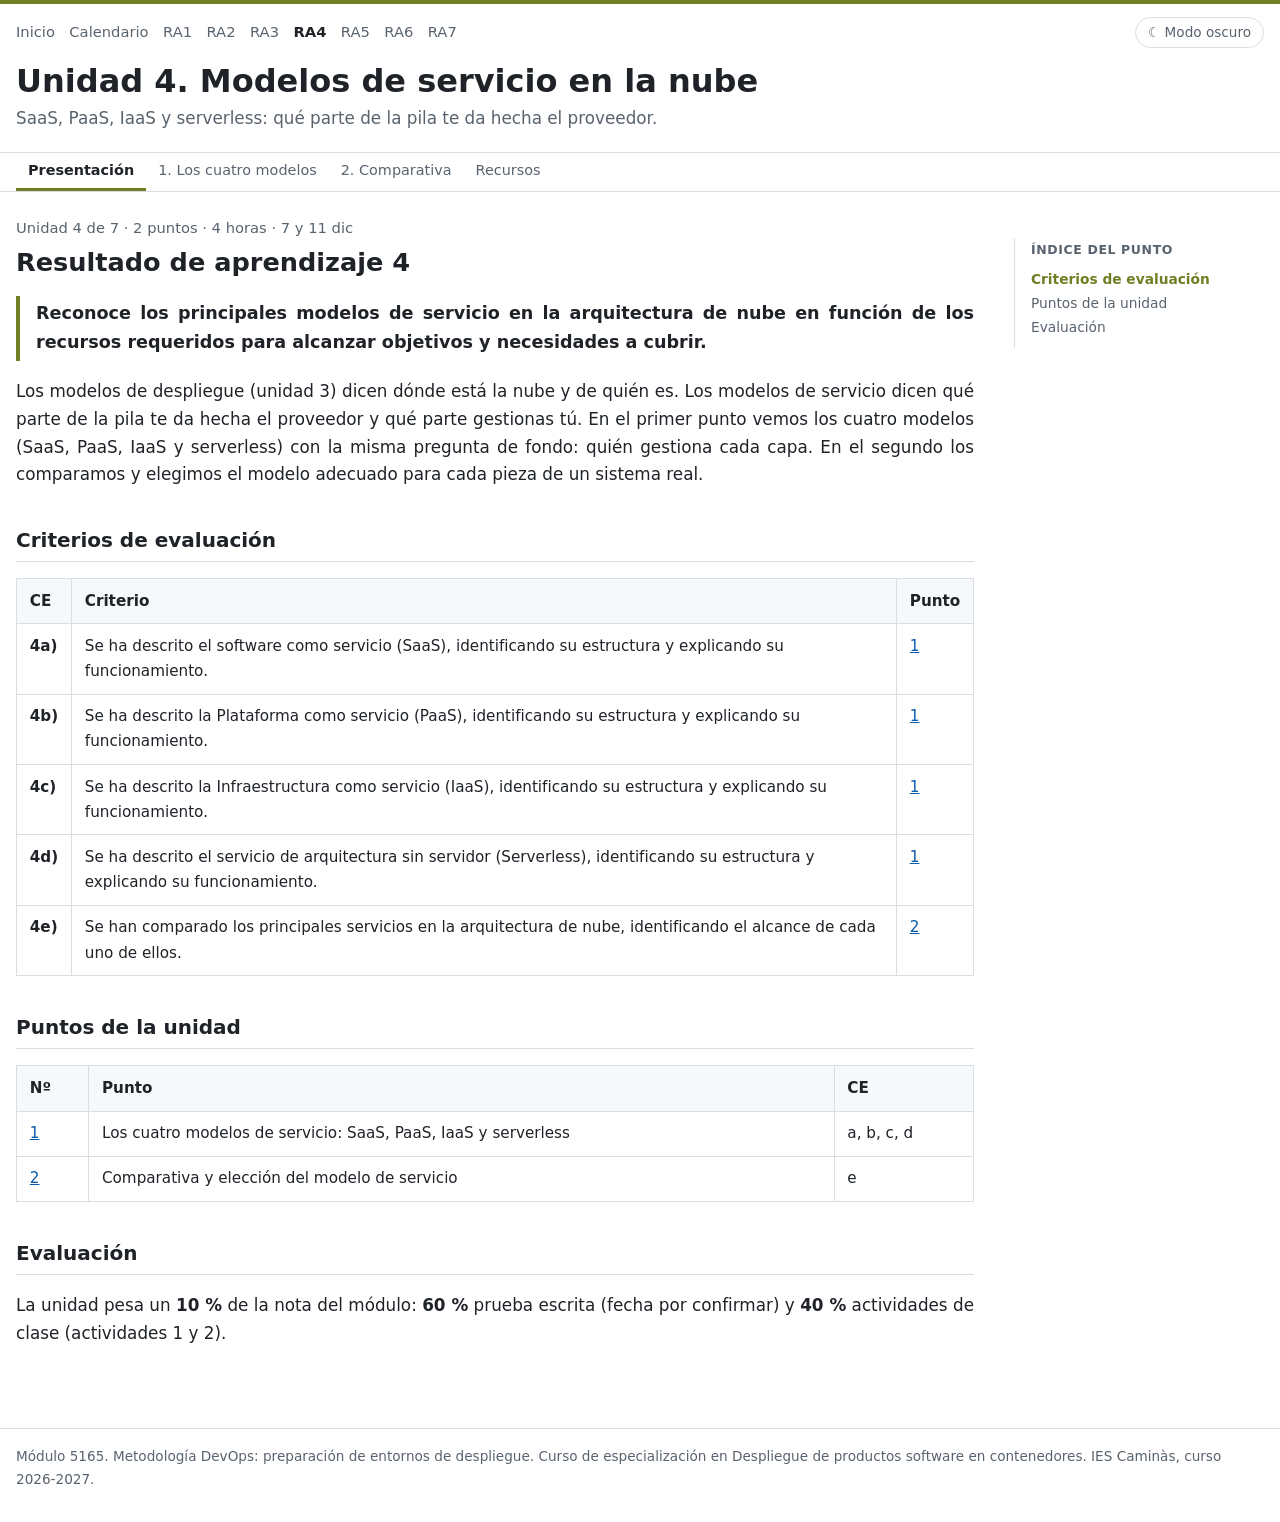
<file: ra4.html>
<!doctype html>
<html lang="es"><head><meta charset="utf-8">
<meta name="viewport" content="width=device-width, initial-scale=1">
<title>RA4. Modelos de servicio en la nube | Módulo 5165</title>
<link rel="stylesheet" href="assets/estilos.css?v=11">
<script src="assets/tema.js?v=5"></script>
</head><body style="--ra:#6f7f24">
<header class="cab"><div class="dentro"><nav class="menu" aria-label="Secciones"><a href="index.html">Inicio</a><a href="calendario.html">Calendario</a><a href="ra1.html">RA1</a><a href="ra2.html">RA2</a><a href="ra3.html">RA3</a><a href="ra4.html" aria-current="page">RA4</a><a href="ra5.html">RA5</a><a href="ra6.html">RA6</a><a href="ra7.html">RA7</a><button type="button" class="boton-tema" id="cambiar-tema">☾ Modo oscuro</button></nav>
<h1>Unidad 4. Modelos de servicio en la nube</h1><p>SaaS, PaaS, IaaS y serverless: qué parte de la pila te da hecha el proveedor.</p></div></header>
<nav class="pestanas"><div class="dentro" role="tablist" aria-label="Puntos de la unidad 4"><button role="tab" id="tab-presentacion" data-panel="presentacion">Presentación</button><button role="tab" id="tab-p1" data-panel="p1">1. Los cuatro modelos</button><button role="tab" id="tab-p2" data-panel="p2">2. Comparativa</button><button role="tab" id="tab-recursos" data-panel="recursos">Recursos</button></div></nav>
<main class="con-indice"><details class="indice" id="indice" open><summary>Índice del punto</summary><ol></ol></details><div class="contenido"><section class="panel" role="tabpanel" id="p-presentacion" aria-labelledby="tab-presentacion" hidden>
<p class="meta">Unidad 4 de 7 · 2 puntos · 4 horas · 7 y 11 dic</p>
<h2>Resultado de aprendizaje 4</h2>
<p class="ra-texto">Reconoce los principales modelos de servicio en la arquitectura de nube en función de los recursos requeridos para alcanzar objetivos y necesidades a cubrir.</p>
<p>Los modelos de despliegue (unidad 3) dicen dónde está la nube y de quién es. Los modelos de servicio dicen qué parte de la pila te da hecha el proveedor y qué parte gestionas tú. En el primer punto vemos los cuatro modelos (SaaS, PaaS, IaaS y serverless) con la misma pregunta de fondo: quién gestiona cada capa. En el segundo los comparamos y elegimos el modelo adecuado para cada pieza de un sistema real.</p>
<h3>Criterios de evaluación</h3>
<div class="tabla"><table><tr><th>CE</th><th>Criterio</th><th>Punto</th></tr><tr><td><b>4a)</b></td><td>Se ha descrito el software como servicio (SaaS), identificando su estructura y explicando su funcionamiento.</td><td><a href="#p1">1</a></td></tr><tr><td><b>4b)</b></td><td>Se ha descrito la Plataforma como servicio (PaaS), identificando su estructura y explicando su funcionamiento.</td><td><a href="#p1">1</a></td></tr><tr><td><b>4c)</b></td><td>Se ha descrito la Infraestructura como servicio (IaaS), identificando su estructura y explicando su funcionamiento.</td><td><a href="#p1">1</a></td></tr><tr><td><b>4d)</b></td><td>Se ha descrito el servicio de arquitectura sin servidor (Serverless), identificando su estructura y explicando su funcionamiento.</td><td><a href="#p1">1</a></td></tr><tr><td><b>4e)</b></td><td>Se han comparado los principales servicios en la arquitectura de nube, identificando el alcance de cada uno de ellos.</td><td><a href="#p2">2</a></td></tr></table></div>
<h3>Puntos de la unidad</h3>
<div class="tabla"><table><tr><th>Nº</th><th>Punto</th><th>CE</th></tr><tr><td><a href="#p1">1</a></td><td>Los cuatro modelos de servicio: SaaS, PaaS, IaaS y serverless</td><td>a, b, c, d</td></tr><tr><td><a href="#p2">2</a></td><td>Comparativa y elección del modelo de servicio</td><td>e</td></tr></table></div>
<h3>Evaluación</h3>
<p>La unidad pesa un <b>10 %</b> de la nota del módulo: <b>60 %</b> prueba escrita (fecha por confirmar) y <b>40 %</b> actividades de clase (actividades 1 y 2).</p>
</section><section class="panel" role="tabpanel" id="p-p1" aria-labelledby="tab-p1" hidden>
<p class="meta">Unidad 4 · 1. Los cuatro modelos · 2 horas</p>
<h2>Los cuatro modelos de servicio</h2>
<p class="chips"><span class="ce" title="Se ha descrito el software como servicio (SaaS), identificando su estructura y explicando su funcionamiento.">CE 4a</span><span class="ce" title="Se ha descrito la Plataforma como servicio (PaaS), identificando su estructura y explicando su funcionamiento.">CE 4b</span><span class="ce" title="Se ha descrito la Infraestructura como servicio (IaaS), identificando su estructura y explicando su funcionamiento.">CE 4c</span><span class="ce" title="Se ha descrito el servicio de arquitectura sin servidor (Serverless), identificando su estructura y explicando su funcionamiento.">CE 4d</span></p>
<h3>Objetivos del punto</h3>
<ul>
<li>Situar los modelos de servicio en la pila y relacionarlos con lo que gestiona el cliente y lo que gestiona el proveedor.</li>
<li>Describir la estructura y el funcionamiento del SaaS, el PaaS, el IaaS y el serverless.</li>
<li>Reconocer el modelo de servicio de servicios reales.</li>
<li>Comprobar en la práctica qué cambia entre IaaS, PaaS y serverless publicando una misma web.</li>
</ul>

<h3>1. Quién gestiona cada capa</h3>
<p>El NIST define tres modelos de servicio: <b>SaaS</b>, <b>PaaS</b> e <b>IaaS</b>. A ellos se ha añadido el <b>serverless</b> (a veces llamado FaaS, funciones como servicio). Todos se distinguen con una sola pregunta: <b>qué capas de la pila gestiona el proveedor y cuáles el cliente</b>.</p>
<div class="tabla"><table>
<tr><th>Capa</th><th>On premise</th><th>IaaS</th><th>PaaS</th><th>Serverless (FaaS)</th><th>SaaS</th></tr>
<tr><td>Datos y usuarios</td><td>Cliente</td><td>Cliente</td><td>Cliente</td><td>Cliente</td><td>Cliente</td></tr>
<tr><td>Aplicación</td><td>Cliente</td><td>Cliente</td><td>Cliente</td><td>Cliente (solo funciones)</td><td><b>Proveedor</b></td></tr>
<tr><td>Entorno de ejecución y middleware</td><td>Cliente</td><td>Cliente</td><td><b>Proveedor</b></td><td><b>Proveedor</b></td><td><b>Proveedor</b></td></tr>
<tr><td>Sistema operativo</td><td>Cliente</td><td>Cliente</td><td><b>Proveedor</b></td><td><b>Proveedor</b></td><td><b>Proveedor</b></td></tr>
<tr><td>Virtualización</td><td>Cliente</td><td><b>Proveedor</b></td><td><b>Proveedor</b></td><td><b>Proveedor</b></td><td><b>Proveedor</b></td></tr>
<tr><td>Servidores, almacenamiento, red</td><td>Cliente</td><td><b>Proveedor</b></td><td><b>Proveedor</b></td><td><b>Proveedor</b></td><td><b>Proveedor</b></td></tr>
</table></div>
<figure class="diagrama"><div class="lienzo"><svg viewBox="0 0 720 392" role="img" aria-label="Responsabilidad compartida" xmlns="http://www.w3.org/2000/svg"><defs><marker id="fl-modelos_servicio" viewBox="0 0 10 10" refX="9" refY="5" markerWidth="7" markerHeight="7" orient="auto-start-reverse"><path d="M0,0 L10,5 L0,10 z" class="punta"/></marker></defs><text x="76.0" y="21.0" class="t tb" text-anchor="middle" dominant-baseline="middle">On premise</text><rect x="12.0" y="38.0" width="128.0" height="40.0" rx="6" class="d-naranja"/><text x="76.0" y="58.0" class="t" text-anchor="middle" dominant-baseline="middle">Datos y usuarios</text><rect x="12.0" y="82.0" width="128.0" height="40.0" rx="6" class="d-naranja"/><text x="76.0" y="102.0" class="t" text-anchor="middle" dominant-baseline="middle">Aplicación</text><rect x="12.0" y="126.0" width="128.0" height="40.0" rx="6" class="d-naranja"/><text x="76.0" y="138.0" class="t" text-anchor="middle" dominant-baseline="middle">Entorno de</text><text x="76.0" y="154.0" class="t" text-anchor="middle" dominant-baseline="middle">ejecución</text><rect x="12.0" y="170.0" width="128.0" height="40.0" rx="6" class="d-naranja"/><text x="76.0" y="182.0" class="t" text-anchor="middle" dominant-baseline="middle">Sistema</text><text x="76.0" y="198.0" class="t" text-anchor="middle" dominant-baseline="middle">operativo</text><rect x="12.0" y="214.0" width="128.0" height="40.0" rx="6" class="d-naranja"/><text x="76.0" y="234.0" class="t" text-anchor="middle" dominant-baseline="middle">Virtualización</text><rect x="12.0" y="258.0" width="128.0" height="40.0" rx="6" class="d-naranja"/><text x="76.0" y="278.0" class="t" text-anchor="middle" dominant-baseline="middle">Servidores y red</text><rect x="12.0" y="302.0" width="128.0" height="40.0" rx="6" class="d-naranja"/><text x="76.0" y="322.0" class="t" text-anchor="middle" dominant-baseline="middle">CPD</text><text x="218.0" y="21.0" class="t tb" text-anchor="middle" dominant-baseline="middle">IaaS</text><rect x="154.0" y="38.0" width="128.0" height="40.0" rx="6" class="d-naranja"/><text x="218.0" y="58.0" class="t" text-anchor="middle" dominant-baseline="middle">Datos y usuarios</text><rect x="154.0" y="82.0" width="128.0" height="40.0" rx="6" class="d-naranja"/><text x="218.0" y="102.0" class="t" text-anchor="middle" dominant-baseline="middle">Aplicación</text><rect x="154.0" y="126.0" width="128.0" height="40.0" rx="6" class="d-naranja"/><text x="218.0" y="138.0" class="t" text-anchor="middle" dominant-baseline="middle">Entorno de</text><text x="218.0" y="154.0" class="t" text-anchor="middle" dominant-baseline="middle">ejecución</text><rect x="154.0" y="170.0" width="128.0" height="40.0" rx="6" class="d-naranja"/><text x="218.0" y="182.0" class="t" text-anchor="middle" dominant-baseline="middle">Sistema</text><text x="218.0" y="198.0" class="t" text-anchor="middle" dominant-baseline="middle">operativo</text><rect x="154.0" y="214.0" width="128.0" height="40.0" rx="6" class="d-azul"/><text x="218.0" y="234.0" class="t" text-anchor="middle" dominant-baseline="middle">Virtualización</text><rect x="154.0" y="258.0" width="128.0" height="40.0" rx="6" class="d-azul"/><text x="218.0" y="278.0" class="t" text-anchor="middle" dominant-baseline="middle">Servidores y red</text><rect x="154.0" y="302.0" width="128.0" height="40.0" rx="6" class="d-azul"/><text x="218.0" y="322.0" class="t" text-anchor="middle" dominant-baseline="middle">CPD</text><text x="360.0" y="21.0" class="t tb" text-anchor="middle" dominant-baseline="middle">PaaS</text><rect x="296.0" y="38.0" width="128.0" height="40.0" rx="6" class="d-naranja"/><text x="360.0" y="58.0" class="t" text-anchor="middle" dominant-baseline="middle">Datos y usuarios</text><rect x="296.0" y="82.0" width="128.0" height="40.0" rx="6" class="d-naranja"/><text x="360.0" y="102.0" class="t" text-anchor="middle" dominant-baseline="middle">Aplicación</text><rect x="296.0" y="126.0" width="128.0" height="40.0" rx="6" class="d-azul"/><text x="360.0" y="138.0" class="t" text-anchor="middle" dominant-baseline="middle">Entorno de</text><text x="360.0" y="154.0" class="t" text-anchor="middle" dominant-baseline="middle">ejecución</text><rect x="296.0" y="170.0" width="128.0" height="40.0" rx="6" class="d-azul"/><text x="360.0" y="182.0" class="t" text-anchor="middle" dominant-baseline="middle">Sistema</text><text x="360.0" y="198.0" class="t" text-anchor="middle" dominant-baseline="middle">operativo</text><rect x="296.0" y="214.0" width="128.0" height="40.0" rx="6" class="d-azul"/><text x="360.0" y="234.0" class="t" text-anchor="middle" dominant-baseline="middle">Virtualización</text><rect x="296.0" y="258.0" width="128.0" height="40.0" rx="6" class="d-azul"/><text x="360.0" y="278.0" class="t" text-anchor="middle" dominant-baseline="middle">Servidores y red</text><rect x="296.0" y="302.0" width="128.0" height="40.0" rx="6" class="d-azul"/><text x="360.0" y="322.0" class="t" text-anchor="middle" dominant-baseline="middle">CPD</text><text x="502.0" y="21.0" class="t tb" text-anchor="middle" dominant-baseline="middle">Serverless</text><rect x="438.0" y="38.0" width="128.0" height="40.0" rx="6" class="d-naranja"/><text x="502.0" y="58.0" class="t" text-anchor="middle" dominant-baseline="middle">Datos y usuarios</text><rect x="438.0" y="82.0" width="128.0" height="40.0" rx="6" class="d-naranja"/><text x="502.0" y="102.0" class="t" text-anchor="middle" dominant-baseline="middle">Aplicación</text><rect x="438.0" y="126.0" width="128.0" height="40.0" rx="6" class="d-azul"/><text x="502.0" y="138.0" class="t" text-anchor="middle" dominant-baseline="middle">Entorno de</text><text x="502.0" y="154.0" class="t" text-anchor="middle" dominant-baseline="middle">ejecución</text><rect x="438.0" y="170.0" width="128.0" height="40.0" rx="6" class="d-azul"/><text x="502.0" y="182.0" class="t" text-anchor="middle" dominant-baseline="middle">Sistema</text><text x="502.0" y="198.0" class="t" text-anchor="middle" dominant-baseline="middle">operativo</text><rect x="438.0" y="214.0" width="128.0" height="40.0" rx="6" class="d-azul"/><text x="502.0" y="234.0" class="t" text-anchor="middle" dominant-baseline="middle">Virtualización</text><rect x="438.0" y="258.0" width="128.0" height="40.0" rx="6" class="d-azul"/><text x="502.0" y="278.0" class="t" text-anchor="middle" dominant-baseline="middle">Servidores y red</text><rect x="438.0" y="302.0" width="128.0" height="40.0" rx="6" class="d-azul"/><text x="502.0" y="322.0" class="t" text-anchor="middle" dominant-baseline="middle">CPD</text><text x="644.0" y="21.0" class="t tb" text-anchor="middle" dominant-baseline="middle">SaaS</text><rect x="580.0" y="38.0" width="128.0" height="40.0" rx="6" class="d-naranja"/><text x="644.0" y="58.0" class="t" text-anchor="middle" dominant-baseline="middle">Datos y usuarios</text><rect x="580.0" y="82.0" width="128.0" height="40.0" rx="6" class="d-azul"/><text x="644.0" y="102.0" class="t" text-anchor="middle" dominant-baseline="middle">Aplicación</text><rect x="580.0" y="126.0" width="128.0" height="40.0" rx="6" class="d-azul"/><text x="644.0" y="138.0" class="t" text-anchor="middle" dominant-baseline="middle">Entorno de</text><text x="644.0" y="154.0" class="t" text-anchor="middle" dominant-baseline="middle">ejecución</text><rect x="580.0" y="170.0" width="128.0" height="40.0" rx="6" class="d-azul"/><text x="644.0" y="182.0" class="t" text-anchor="middle" dominant-baseline="middle">Sistema</text><text x="644.0" y="198.0" class="t" text-anchor="middle" dominant-baseline="middle">operativo</text><rect x="580.0" y="214.0" width="128.0" height="40.0" rx="6" class="d-azul"/><text x="644.0" y="234.0" class="t" text-anchor="middle" dominant-baseline="middle">Virtualización</text><rect x="580.0" y="258.0" width="128.0" height="40.0" rx="6" class="d-azul"/><text x="644.0" y="278.0" class="t" text-anchor="middle" dominant-baseline="middle">Servidores y red</text><rect x="580.0" y="302.0" width="128.0" height="40.0" rx="6" class="d-azul"/><text x="644.0" y="322.0" class="t" text-anchor="middle" dominant-baseline="middle">CPD</text><rect x="14" y="365" width="14" height="14" rx="3" class="d-naranja"/><text x="34" y="372" class="ts" dominant-baseline="middle">lo gestiona el cliente</text><rect x="186.6" y="365" width="14" height="14" rx="3" class="d-azul"/><text x="206.6" y="372" class="ts" dominant-baseline="middle">lo gestiona el proveedor</text></svg></div><figcaption>Qué gestiona el cliente y qué el proveedor en cada modelo de servicio. Hacia la derecha, menos trabajo y menos control.</figcaption></figure>
<p>Una analogía muy usada es la de la pizza: on premise es hacerla en casa desde cero. IaaS es comprar la base y cocinarla en tu horno. PaaS es pedirla a domicilio y ponerla tú en la mesa. SaaS es ir a la pizzería. Cuanto más a la derecha de la tabla, <b>menos trabajo y menos control</b>.</p>
<p>Las capas que gestiona el cliente son también las que tiene que asegurar. Es el <b>modelo de responsabilidad compartida</b>: en IaaS los parches del sistema operativo son cosa del cliente, en PaaS y serverless los aplica el proveedor, y en SaaS el cliente solo responde de sus datos, sus usuarios y su configuración.</p>

<h3>2. IaaS: infraestructura como servicio</h3>
<p>El proveedor ofrece <b>máquinas virtuales, discos y redes</b>, y el cliente monta encima todo lo demás. Es lo más parecido a tener servidores propios, pero sin comprar hardware ni gestionar el CPD.</p>
<ul>
<li><b>Estructura</b>: cómputo (máquinas virtuales de distintas familias y tamaños), almacenamiento (de bloque, de objetos, de ficheros) y red (redes virtuales, subredes, grupos de seguridad, balanceadores). Son los componentes que vimos en la unidad 2.</li>
<li><b>Funcionamiento</b>: el cliente lanza una máquina a partir de una imagen, elige su tamaño y su red, entra por SSH y a partir de ahí la administra: instala el software, aplica parches, configura el cortafuegos, hace copias. Para crecer puede cambiar a una máquina más grande (escalado vertical) o añadir más máquinas detrás de un balanceador (escalado horizontal).</li>
<li><b>Se paga</b> por el tiempo que los recursos están encendidos o reservados.</li>
<li><b>Claves técnicas</b>: la alta disponibilidad la diseña el cliente (varias máquinas en varias zonas de disponibilidad, detrás de un balanceador). El autoescalado se basa en una plantilla de lanzamiento y en comprobaciones de salud que sustituyen las máquinas que fallan. En lugar de parchear máquinas en marcha (infraestructura <b>mutable</b>), lo habitual es preparar una imagen nueva y sustituirlas (infraestructura <b>inmutable</b>), lo que evita que cada servidor acabe siendo distinto.</li>
<li><b>Ejemplos</b>: Amazon EC2, Azure Virtual Machines, Google Compute Engine.</li>
</ul>

<h3>3. PaaS: plataforma como servicio</h3>
<p>El proveedor ofrece una <b>plataforma lista para ejecutar aplicaciones</b>. El cliente aporta el código (o una imagen de contenedor) y la configuración, y no ve ni administra las máquinas ni el sistema operativo.</p>
<ul>
<li><b>Estructura</b>: entornos de ejecución para varios lenguajes (Python, Java, Node.js…), un proceso que construye la aplicación a partir del código, un balanceador que reparte el tráfico, escalado automático, registros y métricas, y servicios añadidos como bases de datos o colas.</li>
<li><b>Funcionamiento</b>: el desarrollador sube el código (por ejemplo, con un <code>git push</code>), la plataforma lo construye, lo despliega en sus servidores y le da una URL. Las variables de entorno sirven para la configuración, y la plataforma permite volver a la versión anterior si algo falla.</li>
<li><b>Se paga</b> por las instancias que ejecutan la aplicación y el tiempo que están en marcha.</li>
<li><b>Claves técnicas</b>: la plataforma puede parar, mover o multiplicar las instancias en cualquier momento, así que la aplicación tiene que ser <b>sin estado</b>. Los ficheros y las sesiones van a servicios externos (almacenamiento de objetos, base de datos, caché), nunca al disco de la instancia. Es lo que recoge la metodología <b>twelve-factor</b>: configuración en variables de entorno, registros por la salida estándar y procesos que se pueden arrancar y parar sin perder nada. A cambio, el cliente renuncia al acceso de administrador y queda limitado a los lenguajes y versiones que soporta la plataforma.</li>
<li><b>Ejemplos</b>: AWS Elastic Beanstalk, Azure App Service, Google App Engine, Heroku. Una base de datos gestionada como Amazon RDS sigue la misma idea aplicada a una base de datos.</li>
</ul>

<h3>4. Serverless: funciones como servicio</h3>
<p>El cliente solo escribe <b>funciones</b>, fragmentos de código que se ejecutan cuando ocurre un evento. No hay servidores que dimensionar: el proveedor arranca las instancias necesarias y las para cuando no hay trabajo.</p>
<ul>
<li><b>Estructura</b>: la función (el código y su configuración de memoria y tiempo máximo), el <b>disparador</b> que la activa (una petición HTTP, la subida de un fichero, un mensaje en una cola, una hora programada) y los servicios gestionados con los que trabaja (almacenamiento, bases de datos, colas).</li>
<li><b>Funcionamiento</b>: llega el evento, el proveedor busca una instancia libre o arranca una nueva, ejecuta la función y devuelve el resultado. La primera ejecución tras un rato sin uso tarda algo más (<b>arranque en frío</b>). Las funciones no guardan estado entre ejecuciones y tienen límites de duración (en AWS Lambda, 15 minutos como máximo), así que encajan en tareas cortas.</li>
<li><b>Se paga</b> por ejecución y por el tiempo de cómputo consumido. Si no hay eventos, el coste es prácticamente cero.</li>
<li><b>Claves técnicas</b>: cada instancia atiende una petición a la vez, y hay un límite de ejecuciones simultáneas por cuenta. El arranque en frío se puede reducir manteniendo instancias preparadas (concurrencia aprovisionada), aunque eso se paga aparte. Muchos disparadores entregan los eventos <b>al menos una vez</b>, así que un mismo evento puede llegar repetido y la función tiene que ser <b>idempotente</b>: ejecutarla dos veces debe dar el mismo resultado que una. Con tráfico alto y constante, el pago por ejecución puede salir más caro que una máquina o un contenedor encendidos todo el día.</li>
<li><b>Ejemplos</b>: AWS Lambda, Azure Functions, Google Cloud Run functions.</li>
</ul>

<h3>5. SaaS: software como servicio</h3>
<p>El proveedor ofrece una <b>aplicación completa, lista para usar</b>, que se ejecuta en su infraestructura. El cliente accede por el navegador, una aplicación móvil o una API, y solo gestiona sus datos, sus usuarios y algunos ajustes.</p>
<ul>
<li><b>Estructura</b>: una aplicación <b>multitenencia</b>, en la que una sola instancia atiende a muchos clientes con sus datos separados, una capa de acceso con autenticación (a menudo con inicio de sesión único, SSO) y una API para integrarla con otros sistemas.</li>
<li><b>Funcionamiento</b>: el cliente se da de alta, configura usuarios y permisos y empieza a usarla. El proveedor actualiza la aplicación para todos a la vez, sin que el cliente tenga que hacer nada.</li>
<li><b>Se paga</b> con una suscripción, normalmente por usuario y mes o por uso.</li>
<li><b>Claves técnicas</b>: la multitenencia admite varios diseños, desde una base de datos compartida en la que cada fila lleva el identificador del cliente hasta una instancia separada por cliente, más cara pero más aislada. En las empresas, los usuarios se gestionan desde su propio directorio con <b>SSO</b> (SAML u OpenID Connect) y se dan de alta y de baja automáticamente con <b>SCIM</b>. Antes de contratar conviene revisar el SLA, dónde se guardan los datos (por el RGPD) y cómo se exportan si un día se cambia de proveedor.</li>
<li><b>Ejemplos</b>: Google Workspace, Microsoft 365, Salesforce, Slack. Y muchas herramientas DevOps del curso: GitHub, Docker Hub, SonarQube Cloud.</li>
</ul>

<h3>Actividades</h3>
<div class="actividad">
<h4>Actividad 1. La misma web, tres modelos</h4>
<p><b>Para qué</b>: comprobar con vuestro propio portátil qué tenéis que hacer vosotros y qué hace el proveedor en IaaS, PaaS y serverless, publicando la misma página de las tres formas.</p>
<p>Individual. Antes de empezar necesitáis:</p>
<ul>
<li>Docker instalado en el portátil. Si un comando de Docker da error de permisos, ponedle <code>sudo</code> delante.</li>
<li>Una cuenta de GitHub.</li>
<li>Firefox.</li>
</ul>
<p><b>Preparación.</b> Cread en vuestra carpeta personal un archivo <code>index.html</code> con este contenido, cambiando el nombre por el vuestro:</p>
<pre><code>&lt;!DOCTYPE html&gt;
&lt;html&gt;
  &lt;head&gt;&lt;meta charset="utf-8"&gt;&lt;title&gt;Mi web&lt;/title&gt;&lt;/head&gt;
  &lt;body&gt;
    &lt;h1&gt;Web de Nombre Apellido&lt;/h1&gt;
    &lt;p&gt;Esta página se publica con tres modelos de servicio distintos.&lt;/p&gt;
  &lt;/body&gt;
&lt;/html&gt;</code></pre>

<p><b>Parte A. IaaS: lo gestionáis todo vosotros</b></p>
<p>En IaaS el proveedor os da una máquina con el sistema operativo instalado y todo lo demás es cosa vuestra. Lo simuláis con un contenedor Ubuntu vacío en el portátil. No es una nube, pero el trabajo que hacéis es el mismo que en una máquina virtual de Amazon EC2.</p>
<p>Publicad vuestra página de forma que cumpla estos requisitos:</p>
<ul>
<li>Se ejecuta en un contenedor llamado <code>iaas</code> creado a partir de la imagen <code>ubuntu</code>, sin ningún software añadido de partida.</li>
<li>El servidor web es nginx, instalado por vosotros dentro del contenedor.</li>
<li>La página que sirve nginx es vuestro <code>index.html</code>, en la carpeta <code>/var/www/html</code> del contenedor.</li>
<li>Se ve en Firefox entrando en <code>http://localhost:8080</code> desde el portátil.</li>
</ul>
<p>En la pestaña <a href="#recursos">Recursos</a> tenéis los comandos básicos de Docker. Buscad los que necesitáis y adaptadlos a lo que pide esta parte.</p>

<p><b>Parte B. PaaS: subís la página y la plataforma la sirve</b></p>
<p>GitHub Pages solo publica páginas estáticas, así que es un PaaS muy sencillo. Aun así, la idea es la misma que en AWS Elastic Beanstalk o Azure App Service: vosotros aportáis el contenido y la plataforma se encarga de servirlo.</p>
<p>Publicad vuestro <code>index.html</code> con GitHub Pages en un repositorio público llamado <code>web-paas</code>. Al acabar tenéis que tener una URL pública en la que se vea vuestra página.</p>

<p><b>Parte C. Serverless: solo escribís la función</b></p>
<p>En serverless no hay servidor que instalar ni que arrancar: escribís una función que se ejecuta cada vez que llega una petición y devuelve la respuesta. Usaréis el Playground de Cloudflare Workers, que funciona en el navegador y no necesita cuenta.</p>
<ol class="pasos">
<li>Abrid <code>https://workers.cloudflare.com/playground</code> en Firefox.</li>
<li>En el archivo principal (<code>index.js</code>), borrad todo el código y pegad este. Entre las comillas invertidas va el contenido de vuestro <code>index.html</code>:
<pre><code>export default {
  fetch(request) {
    const html = `aquí va el contenido de vuestro index.html`
    return new Response(html, {
      headers: { "content-type": "text/html" }
    })
  }
}</code></pre></li>
<li>Comprobad en la vista previa de la derecha que aparece vuestra página.</li>
<li>Pulsad <i>Copy Link</i> para obtener el enlace de lo que habéis hecho.</li>
</ol>

<p><b>Parte D. Publicar un cambio</b></p>
<p>Cambiad el título por <i>Web de Nombre Apellido · versión 2</i> y volved a publicarlo con los tres modelos:</p>
<ul>
<li><b>IaaS</b>: haced que el contenedor sirva la página nueva y comprobadlo en <code>localhost:8080</code>.</li>
<li><b>PaaS</b>: actualizad la página en el repositorio <code>web-paas</code> y comprobadlo en vuestra URL.</li>
<li><b>Serverless</b>: cambiad el título dentro de la función y mirad la vista previa.</li>
</ul>
<p>Cuando acabéis, podéis parar el contenedor con <code>docker stop iaas</code>.</p>

<p><b>Parte E. Comparar los tres modelos</b></p>
<p>Completad esta tabla con lo que habéis hecho:</p>
<div class="tabla"><table>
<tr><th>Pregunta</th><th>IaaS</th><th>PaaS</th><th>Serverless</th></tr>
<tr><td>¿Habéis instalado software?</td><td></td><td></td><td></td></tr>
<tr><td>¿Habéis arrancado o configurado un servidor?</td><td></td><td></td><td></td></tr>
<tr><td>¿Qué habéis tenido que subir o escribir?</td><td></td><td></td><td></td></tr>
<tr><td>¿Qué habéis hecho para publicar el cambio?</td><td></td><td></td><td></td></tr>
<tr><td>¿Quién se encarga del sistema operativo y de sus parches de seguridad?</td><td></td><td></td><td></td></tr>
</table></div>
<p>Después, responded relacionando lo que habéis hecho con la teoría del punto:</p>
<ol class="casos">
<li>Mañana se publica una vulnerabilidad grave en nginx. ¿Qué tendríais que hacer en cada uno de los tres modelos? ¿Quién se encarga de corregirla en cada caso?</li>
<li>Vuestra web pasa de 10 visitas al día a 100.000. ¿Qué tendríais que hacer en cada modelo para que aguante?</li>
</ol>
</div>
</section><section class="panel" role="tabpanel" id="p-p2" aria-labelledby="tab-p2" hidden>
<p class="meta">Unidad 4 · 2. Comparativa · 2 horas</p>
<h2>Comparativa y elección del modelo de servicio</h2>
<p class="chips"><span class="ce" title="Se han comparado los principales servicios en la arquitectura de nube, identificando el alcance de cada uno de ellos.">CE 4e</span></p>
<h3>Objetivos del punto</h3>
<ul>
<li>Comparar SaaS, PaaS, IaaS y serverless identificando el alcance de cada uno: qué ofrece, qué controla el cliente, cómo escala y cómo se paga.</li>
<li>Situar los servicios de contenedores entre los modelos.</li>
<li>Elegir el modelo de servicio adecuado para cada componente de un sistema real.</li>
</ul>

<h3>1. Comparativa general</h3>
<div class="tabla"><table>
<tr><th>Aspecto</th><th>IaaS</th><th>PaaS</th><th>Serverless (FaaS)</th><th>SaaS</th></tr>
<tr><td>Qué ofrece el proveedor</td><td>Máquinas, discos y redes virtuales</td><td>Plataforma para ejecutar tu aplicación</td><td>Ejecución de funciones ante eventos</td><td>Aplicación completa</td></tr>
<tr><td>Qué aporta el cliente</td><td>SO, entorno, aplicación, datos, configuración de red</td><td>Código (o imagen) y configuración</td><td>Funciones y configuración</td><td>Datos, usuarios y configuración</td></tr>
<tr><td>Unidad de despliegue</td><td>Máquina virtual</td><td>Aplicación</td><td>Función</td><td>(no se despliega nada)</td></tr>
<tr><td>Control</td><td>Máximo</td><td>Medio</td><td>Bajo</td><td>Mínimo</td></tr>
<tr><td>Esfuerzo de operación</td><td>Alto</td><td>Bajo</td><td>Muy bajo</td><td>Casi nulo</td></tr>
<tr><td>Flexibilidad técnica</td><td>Total (cualquier software)</td><td>Lenguajes y versiones soportados</td><td>Lenguajes soportados, tareas cortas, sin estado</td><td>Solo lo que ofrece la aplicación</td></tr>
<tr><td>Escalado</td><td>Lo configura el cliente (grupos, balanceador)</td><td>Configurable, a menudo automático</td><td>Automático e instantáneo, hasta cero</td><td>Transparente</td></tr>
<tr><td>Facturación</td><td>Por tiempo encendido de los recursos</td><td>Por instancia y tiempo</td><td>Por invocación y GB-s</td><td>Suscripción por usuario o por uso</td></tr>
<tr><td>Tiempo hasta estar en marcha</td><td>Horas (o minutos con IaC)</td><td>Minutos</td><td>Minutos</td><td>Inmediato</td></tr>
<tr><td>Dependencia del proveedor</td><td>Baja (una VM se mueve con relativa facilidad)</td><td>Media</td><td>Alta</td><td>Alta (datos y procesos)</td></tr>
<tr><td>Perfil que lo usa</td><td>Administradores de sistemas, DevOps</td><td>Desarrolladores</td><td>Desarrolladores</td><td>Usuarios finales</td></tr>
<tr><td>Ejemplos</td><td>EC2, Azure VM, Compute Engine, Proxmox</td><td>Elastic Beanstalk, App Service, App Engine, Heroku</td><td>Lambda, Azure Functions, Cloud Run functions</td><td>Microsoft 365, GitHub, Salesforce</td></tr>
</table></div>
<figure class="diagrama"><div class="lienzo"><svg viewBox="0 0 720 146" role="img" aria-label="Espectro de modelos" xmlns="http://www.w3.org/2000/svg"><defs><marker id="fl-espectro" viewBox="0 0 10 10" refX="9" refY="5" markerWidth="7" markerHeight="7" orient="auto-start-reverse"><path d="M0,0 L10,5 L0,10 z" class="punta"/></marker></defs><path d="M40.0,110.0 L680.0,110.0" class="flecha " marker-end="url(#fl-espectro)"/><path d="M680.0,110.0 L40.0,110.0" class="flecha " marker-end="url(#fl-espectro)"/><rect x="12.0" y="16.0" width="132.0" height="66.0" rx="6" class="d-azul"/><text x="78.0" y="34.0" class="t tb" text-anchor="middle" dominant-baseline="middle">IaaS</text><text x="78.0" y="50.0" class="ts" text-anchor="middle" dominant-baseline="middle">máquinas</text><text x="78.0" y="66.0" class="ts" text-anchor="middle" dominant-baseline="middle">virtuales</text><rect x="154.0" y="16.0" width="132.0" height="66.0" rx="6" class="d-azul"/><text x="220.0" y="34.0" class="t tb" text-anchor="middle" dominant-baseline="middle">Kubernetes</text><text x="220.0" y="50.0" class="t tb" text-anchor="middle" dominant-baseline="middle">gestionado</text><text x="220.0" y="66.0" class="ts" text-anchor="middle" dominant-baseline="middle">EKS, AKS, GKE</text><rect x="296.0" y="16.0" width="132.0" height="66.0" rx="6" class="d-verde"/><text x="362.0" y="34.0" class="t tb" text-anchor="middle" dominant-baseline="middle">PaaS</text><text x="362.0" y="50.0" class="ts" text-anchor="middle" dominant-baseline="middle">Beanstalk, Cloud</text><text x="362.0" y="66.0" class="ts" text-anchor="middle" dominant-baseline="middle">Run</text><rect x="438.0" y="16.0" width="132.0" height="66.0" rx="6" class="d-verde"/><text x="504.0" y="42.0" class="t tb" text-anchor="middle" dominant-baseline="middle">Serverless</text><text x="504.0" y="58.0" class="ts" text-anchor="middle" dominant-baseline="middle">Lambda, Functions</text><rect x="580.0" y="16.0" width="132.0" height="66.0" rx="6" class="d-naranja"/><text x="646.0" y="42.0" class="t tb" text-anchor="middle" dominant-baseline="middle">SaaS</text><text x="646.0" y="58.0" class="ts" text-anchor="middle" dominant-baseline="middle">aplicación lista</text><text x="40.0" y="132.0" class="ts" text-anchor="start" dominant-baseline="middle">más control y más trabajo</text><text x="680.0" y="132.0" class="ts" text-anchor="end" dominant-baseline="middle">menos trabajo y más dependencia del proveedor</text></svg></div><figcaption>El espectro de los modelos de servicio: desde el máximo control (IaaS) hasta el mínimo esfuerzo de operación (SaaS).</figcaption></figure>
<p>La idea que resume la tabla: <b>cuanto más arriba en la pila se sitúa el servicio, más rápido se empieza y menos se opera, pero menos se controla y más se depende del proveedor</b>. No hay un modelo mejor que otro, sino un modelo adecuado para cada necesidad.</p>

<h3>2. ¿Y los contenedores?</h3>
<p>Los servicios de contenedores no encajan limpiamente en la clasificación del NIST, que es de 2011, y por eso se habla de <b>CaaS</b> (<i>Containers as a Service</i>). Según cuánto gestione el proveedor, se acercan a un modelo u otro:</p>
<div class="tabla"><table>
<tr><th>Servicio</th><th>Qué gestiona el cliente</th><th>Se acerca a</th></tr>
<tr><td>Docker en una VM (lo que haremos en la unidad 7)</td><td>La VM, el SO, Docker y los contenedores</td><td>IaaS</td></tr>
<tr><td>Kubernetes gestionado (EKS, AKS, GKE)</td><td>Los nodos (en parte), los objetos de Kubernetes y los contenedores. El proveedor gestiona el plano de control</td><td>Entre IaaS y PaaS</td></tr>
<tr><td>Orquestador del proveedor con servidores gestionados (ECS con Fargate)</td><td>Definiciones de tareas y servicios</td><td>PaaS</td></tr>
<tr><td>Contenedores serverless (Cloud Run, Azure Container Apps)</td><td>Solo la imagen y la configuración. Escala a cero y se paga por uso</td><td>Serverless</td></tr>
</table></div>
<p>La gran ventaja de los contenedores es que <b>la misma imagen</b> puede ir por cualquiera de estos niveles, así que el modelo de servicio se puede cambiar sin rehacer la aplicación.</p>

<h3>3. Cómo elegir el modelo de servicio</h3>
<p>Para cada componente de un sistema, estas preguntas en orden ayudan a decidir:</p>
<ol>
<li><b>¿Existe ya un SaaS que resuelva la necesidad</b> y cumpla los requisitos de seguridad y de datos? Si es así, suele ser lo más eficiente: no se desarrolla lo que se puede contratar.</li>
<li><b>¿Es una tarea corta, disparada por eventos o con tráfico irregular?</b> → serverless.</li>
<li><b>¿Es una aplicación web o una API estándar</b> en un lenguaje soportado? → PaaS o contenedores gestionados.</li>
<li><b>¿Necesita control del sistema operativo, software especial o es una aplicación heredada?</b> → IaaS.</li>
<li>Después conviene revisar el coste a la escala prevista, lo que sabe hacer el equipo, la dependencia del proveedor y los requisitos legales.</li>
</ol>
<p>Las arquitecturas reales <b>combinan modelos</b>. Por ejemplo, un sistema de cita previa de un centro de salud podría quedar así:</p>
<div class="tabla"><table>
<tr><th>Componente</th><th>Modelo</th><th>Por qué</th></tr>
<tr><td>Correo y ofimática del personal</td><td>SaaS</td><td>Necesidad estándar, no hay nada que desarrollar</td></tr>
<tr><td>Web y API de citas</td><td>PaaS o contenedores gestionados</td><td>Aplicación propia con tráfico continuo y picos</td></tr>
<tr><td>Base de datos de citas</td><td>Base de datos gestionada</td><td>Copias y réplicas a cargo del proveedor</td></tr>
<tr><td>Recordatorios diarios por SMS</td><td>Serverless programado</td><td>Tarea corta una vez al día</td></tr>
<tr><td>Integración con un programa antiguo de historia clínica</td><td>IaaS</td><td>Software heredado con requisitos especiales</td></tr>
</table></div>

<h3>Actividades</h3>
<div class="actividad">
<h4>Actividad 2. Elegir el modelo para cada pieza</h4>
<p><b>Para qué</b>: aplicar la comparativa a un caso real y justificar cada elección.</p>
<p>Individual. Una cadena de cuatro gimnasios quiere llevar sus sistemas a la nube. Tiene una sola persona de informática y necesita:</p>
<ul>
<li>Correo, documentos y calendario para sus 25 empleados.</li>
<li>Una web y una API propias para reservar clases. Tiene mucho tráfico de 7 a 9 de la mañana y casi ninguno de noche.</li>
<li>Un correo de aviso a cada socio dos horas antes de su clase.</li>
<li>Un programa antiguo que controla los tornos de entrada y que solo funciona en Windows Server 2016.</li>
<li>La base de datos de socios y reservas, en PostgreSQL.</li>
</ul>
<p>Completad esta tabla con una fila por necesidad:</p>
<div class="tabla"><table>
<tr><th>Necesidad</th><th>Modelo de servicio</th><th>Servicio concreto</th><th>Por qué (una línea)</th></tr>
<tr><td>Correo y documentos</td><td></td><td></td><td></td></tr>
<tr><td>…</td><td></td><td></td><td></td></tr>
</table></div>
<p>Para terminar, responded: si la web de reservas pasara a tener tráfico alto y constante las 24 horas, ¿mantendríais el mismo modelo? ¿Por qué?</p>
<p class="entrega">Entrega en Aules: de la actividad 1, la captura de la parte A, los enlaces de las partes B y C, la tabla y las respuestas. De la actividad 2, la tabla y la respuesta.</p>
</div>
<div class="nota"><p><b>Para cerrar la unidad.</b> Kahoot de repaso de los dos puntos. Si os sobra tiempo, el cuestionario de práctica de la unidad en Aules os sirve para preparar el examen.</p></div>
</section><section class="panel" role="tabpanel" id="p-recursos" aria-labelledby="tab-recursos" hidden>
<h2>Recursos y glosario</h2>
<h3>Referencias</h3>
<ul><li>Definición de computación en la nube del NIST (SP 800-145): <a href="https://csrc.nist.gov/pubs/sp/800/145/final">csrc.nist.gov</a></li>
<li>Modelo de responsabilidad compartida de AWS: <a href="https://aws.amazon.com/compliance/shared-responsibility-model/">aws.amazon.com</a></li>
<li>Azure App Service y Azure Functions: <a href="https://learn.microsoft.com/es-es/azure/">learn.microsoft.com</a></li>
<li>AWS Elastic Beanstalk y AWS Lambda: <a href="https://docs.aws.amazon.com/">docs.aws.amazon.com</a></li></ul>
<h3>Comandos básicos de Docker</h3>
<p>Plantillas generales para trabajar con contenedores. Lo que va entre <code>&lt; &gt;</code> se sustituye por vuestros valores. No todos los comandos hacen falta en cada actividad. Para abrir una terminal en Ubuntu MATE, pulsad <code>Ctrl + Alt + T</code>. Si un comando de Docker da error de permisos, ponedle <code>sudo</code> delante.</p>

<h4>Imágenes</h4>
<div class="tabla"><table>
<tr><th>Comando</th><th>Para qué sirve</th></tr>
<tr><td><code>docker pull &lt;imagen&gt;</code></td><td>Descargar una imagen</td></tr>
<tr><td><code>docker images</code></td><td>Ver las imágenes descargadas</td></tr>
<tr><td><code>docker rmi &lt;imagen&gt;</code></td><td>Borrar una imagen</td></tr>
</table></div>

<h4>Crear un contenedor</h4>
<p>Los contenedores se crean y se arrancan con <code>docker run</code>. Su forma general es:</p>
<pre><code>docker run &lt;opciones&gt; &lt;imagen&gt; &lt;comando&gt;</code></pre>
<p>Las opciones se pueden combinar. Las más habituales son:</p>
<div class="tabla"><table>
<tr><th>Opción</th><th>Para qué sirve</th></tr>
<tr><td><code>--name &lt;nombre&gt;</code></td><td>Ponerle un nombre al contenedor para referirse a él después</td></tr>
<tr><td><code>-it</code></td><td>Trabajar dentro del contenedor con una terminal interactiva (como comando se pone <code>bash</code>)</td></tr>
<tr><td><code>-d</code></td><td>Ejecutar el contenedor en segundo plano</td></tr>
<tr><td><code>-p &lt;puerto_portátil&gt;:&lt;puerto_contenedor&gt;</code></td><td>Hacer accesible desde el portátil un puerto del contenedor</td></tr>
<tr><td><code>--rm</code></td><td>Borrar el contenedor automáticamente al pararlo</td></tr>
</table></div>
<p>Por ejemplo, <code>docker run -it --name prueba debian bash</code> crea un contenedor llamado <code>prueba</code> a partir de la imagen <code>debian</code> y abre una terminal dentro de él.</p>

<h4>Gestionar contenedores</h4>
<div class="tabla"><table>
<tr><th>Comando</th><th>Para qué sirve</th></tr>
<tr><td><code>docker ps</code></td><td>Ver los contenedores en marcha (con <code>-a</code>, también los parados)</td></tr>
<tr><td><code>docker exec -it &lt;nombre&gt; bash</code></td><td>Abrir una terminal en un contenedor que ya está en marcha</td></tr>
<tr><td><code>docker cp &lt;archivo&gt; &lt;nombre&gt;:&lt;ruta&gt;</code></td><td>Copiar un archivo del portátil al contenedor</td></tr>
<tr><td><code>docker cp &lt;nombre&gt;:&lt;ruta&gt; &lt;destino&gt;</code></td><td>Copiar un archivo del contenedor al portátil</td></tr>
<tr><td><code>docker logs &lt;nombre&gt;</code></td><td>Ver lo que ha mostrado el contenedor por pantalla</td></tr>
<tr><td><code>docker stop &lt;nombre&gt;</code></td><td>Parar un contenedor</td></tr>
<tr><td><code>docker start -ai &lt;nombre&gt;</code></td><td>Volver a arrancar un contenedor parado y entrar en él</td></tr>
<tr><td><code>docker rm &lt;nombre&gt;</code></td><td>Borrar un contenedor parado</td></tr>
</table></div>

<h4>Dentro de un contenedor Ubuntu</h4>
<div class="tabla"><table>
<tr><th>Comando</th><th>Para qué sirve</th></tr>
<tr><td><code>apt update</code></td><td>Actualizar la lista de paquetes disponibles</td></tr>
<tr><td><code>apt install -y &lt;paquete&gt;</code></td><td>Instalar un paquete sin que pida confirmación</td></tr>
<tr><td><code>service &lt;servicio&gt; start</code></td><td>Arrancar un servicio instalado</td></tr>
<tr><td><code>exit</code></td><td>Salir de la terminal del contenedor</td></tr>
</table></div>

<h3>Glosario</h3>
<div class="tabla"><table><tr><th>Término</th><th>Significado</th></tr>
<tr><td>Responsabilidad compartida</td><td>Reparto de tareas de seguridad y operación entre proveedor y cliente, distinto en cada modelo.</td></tr>
<tr><td>Multitenencia (SaaS)</td><td>Una única instancia de la aplicación atiende a muchos clientes con sus datos separados.</td></tr>
<tr><td>FaaS</td><td>Function as a Service: ejecutar funciones en respuesta a eventos.</td></tr>
<tr><td>Arranque en frío</td><td>Retardo de la primera ejecución de una función que no tenía instancias en marcha.</td></tr>
<tr><td>CaaS</td><td>Containers as a Service: ejecutar contenedores sin gestionar los servidores (Fargate, Cloud Run, Azure Container Apps).</td></tr>
</table></div>
</section></div></main>
<script src="assets/pestanas.js?v=5"></script>
<footer class="pie">Módulo 5165. Metodología DevOps: preparación de entornos de despliegue. Curso de especialización en Despliegue de productos software en contenedores. IES Caminàs, curso 2026-2027.</footer>
</body></html>
</file>
<file: assets/estilos.css>
/* Módulo 5165. Estilo sencillo: fondo blanco, tipografía del sistema y un color por unidad. */
:root{
  --texto:#1f2328; --suave:#59636e; --linea:#d8dee4; --fondo:#ffffff; --gris:#f6f8fa;
  --enlace:#0b5cad; --ra:#2f5d8a;
  --fuente:system-ui,-apple-system,"Segoe UI",Roboto,Ubuntu,Arial,sans-serif;
  --mono:ui-monospace,"DejaVu Sans Mono",Consolas,monospace;
}
*{box-sizing:border-box}
html{-webkit-text-size-adjust:100%}
body{margin:0;background:var(--fondo);color:var(--texto);font-family:var(--fuente);font-size:1.05rem;line-height:1.65}
a{color:var(--enlace)}
:focus-visible{outline:2px solid var(--enlace);outline-offset:2px}
img{max-width:100%}

/* Cabecera */
.cab{border-top:4px solid var(--ra);border-bottom:1px solid var(--linea)}
.cab .dentro{max-width:1500px;margin:0 auto;padding:.8rem 1rem 1.2rem}
.menu{display:flex;flex-wrap:wrap;gap:.2rem .9rem;font-size:.92rem;margin-bottom:.9rem}
.menu a{color:var(--suave);text-decoration:none}
.menu a:hover{color:var(--enlace);text-decoration:underline}
.menu a[aria-current]{color:var(--texto);font-weight:600}
.cab h1{font-size:clamp(1.45rem,3.2vw,2rem);line-height:1.2;margin:0 0 .3rem}
.cab p{margin:0;color:var(--suave);max-width:70ch}

/* Pestañas de puntos */
.pestanas{position:sticky;top:0;z-index:5;background:var(--fondo);border-bottom:1px solid var(--linea)}
.pestanas .dentro{max-width:1500px;margin:0 auto;display:flex;overflow-x:auto;padding:0 1rem;scrollbar-width:thin}
.pestanas button{flex:0 0 auto;border:0;border-bottom:3px solid transparent;background:none;font:inherit;font-size:.9rem;
  padding:.6rem .75rem .5rem;cursor:pointer;color:var(--suave);line-height:1.2;text-align:center}
.pestanas button small{display:block;font-size:.75rem}
.pestanas button:hover{color:var(--texto)}
.pestanas button[aria-selected="true"]{color:var(--texto);border-bottom-color:var(--ra);font-weight:600}

/* Contenido */
main{max-width:1500px;margin:0 auto;padding:1.5rem 1rem 4rem}
.panel{max-width:none}
.panel.ancho{max-width:none}
.panel[hidden]{display:none}
.panel h2{font-size:1.6rem;line-height:1.25;margin:.2rem 0 .5rem}
.panel h3{font-size:1.25rem;margin:2.2rem 0 .6rem;padding-bottom:.25rem;border-bottom:1px solid var(--linea)}
.panel h4{font-size:1.05rem;margin:1.5rem 0 .4rem}
.meta{color:var(--suave);font-size:.92rem;margin:0 0 .4rem}
.chips{margin:.2rem 0 1rem}
.ce{display:inline-block;font-size:.8rem;font-weight:600;padding:.05rem .5rem;border-radius:999px;border:1px solid var(--ra);color:var(--ra);margin-right:.3rem;cursor:help}
.ra-texto{font-size:1.1rem;font-weight:600;border-left:4px solid var(--ra);padding:.2rem 0 .2rem 1rem}
li{margin:.25rem 0}

/* Recuadros */
.nota{background:var(--gris);border-left:4px solid var(--ra);padding:.7rem 1rem;margin:1.2rem 0}
.nota > :first-child{margin-top:0}.nota > :last-child{margin-bottom:0}
.aviso{background:#fff8e1;border-left:4px solid #d4a017;padding:.7rem 1rem;margin:1.2rem 0}
.pausa{border:2px solid var(--ra);border-radius:6px;padding:.1rem 1rem .2rem;margin:2rem 0 1rem;background:color-mix(in srgb,var(--ra) 8%,#fff)}
.pausa > h4{margin:.6rem 0 .3rem;color:var(--ra)}
.pausa > p{margin:.3rem 0 .6rem}
.actividad,.ficha{border:1px solid var(--linea);border-radius:6px;padding:.2rem 1.1rem .8rem;margin:1.2rem 0}
.actividad > h4,.ficha > h4{display:flex;justify-content:space-between;align-items:baseline;gap:1rem;margin:.8rem 0 .5rem}
.dur{flex:0 0 auto;font-size:.85rem;font-weight:600;color:var(--ra);white-space:nowrap}
/* Casos y pasos de las actividades: lista con distintivo de letra o número */
ol.casos,ol.pasos{list-style:none;counter-reset:caso;padding-left:0;margin:.7rem 0}
ol.casos>li,ol.pasos>li{counter-increment:caso;position:relative;background:var(--gris);border:1px solid var(--linea);border-radius:6px;padding:.45rem .8rem .45rem 2.9rem;margin:.4rem 0}
ol.casos>li::before,ol.pasos>li::before{position:absolute;left:.7rem;top:.45rem;width:1.55rem;height:1.55rem;border-radius:50%;background:var(--ra);color:#fff;font-weight:700;font-size:.85rem;line-height:1.55rem;text-align:center}
ol.casos>li::before{content:counter(caso,lower-alpha)}
ol.pasos>li::before{content:counter(caso)}
li>ol.casos{margin:.5rem 0 .3rem}
/* Fórmulas destacadas */
.formula{display:flex;flex-wrap:wrap;align-items:center;justify-content:center;gap:.6rem 1rem;background:var(--gris);border:1px solid var(--linea);border-left:4px solid var(--ra);border-radius:6px;padding:1rem 1.2rem;margin:1rem 0;font-weight:600;text-align:center}
.formula .igual{font-size:1.2rem;color:var(--ra)}
.formula .fraccion{display:inline-flex;flex-direction:column;align-items:stretch}
.formula .fraccion > span{padding:.15rem .5rem}
.formula .fraccion > span:first-child{border-bottom:2px solid var(--texto)}
/* Tarjetas numeradas (principios, ideas clave) */
ol.tarjetas{list-style:none;counter-reset:tj;padding:0;margin:1rem 0;display:grid;grid-template-columns:repeat(auto-fill,minmax(210px,1fr));gap:.7rem}
ol.tarjetas>li{counter-increment:tj;margin:0;background:var(--gris);border:1px solid var(--linea);border-top:4px solid var(--ra);border-radius:6px;padding:.6rem .8rem .7rem;display:flex;flex-direction:column;gap:.25rem;font-size:.95rem;line-height:1.45;text-align:left}
ol.tarjetas>li::before{content:counter(tj);font-weight:700;font-size:1.3rem;color:var(--ra);line-height:1}
ol.tarjetas>li:first-child{grid-column:1/-1}
.con-indice .panel > ol.tarjetas{max-width:none}
.entrega{font-size:.95rem;color:var(--suave);border-top:1px dashed var(--linea);padding-top:.5rem;margin-bottom:0}
details{background:var(--gris);border-radius:6px;padding:.5rem 1rem;margin:1rem 0}
details summary{cursor:pointer;font-weight:600}

/* Tablas */
.tabla{overflow-x:auto;margin:1rem 0}
table{border-collapse:collapse;width:100%;font-size:.95rem}
th,td{border:1px solid var(--linea);padding:.6rem .8rem;text-align:left;vertical-align:top}
th{background:var(--gris)}
tr.sin td{color:var(--suave);font-style:italic;background:#fafafa}

/* Código */
code{font-family:var(--mono);font-size:.88em;background:var(--gris);padding:.1rem .3rem;border-radius:4px}
pre{background:var(--gris);border:1px solid var(--linea);padding:.8rem 1rem;border-radius:6px;overflow-x:auto;font-size:.86rem;line-height:1.5}
pre code{background:none;padding:0;font-size:inherit}
.fichero{font-family:var(--mono);font-size:.8rem;color:var(--suave);margin:1rem 0 -.7rem}

/* Portada */
.unidades{list-style:none;padding:0;margin:1.5rem 0}
.unidades li{margin:.5rem 0}
.unidades a{display:flex;gap:1rem;align-items:center;text-decoration:none;color:var(--texto);border:1px solid var(--linea);border-left:5px solid var(--c);border-radius:6px;padding:.7rem 1rem}
.unidades a:hover{background:var(--gris)}
.unidades .n{font-weight:700;color:var(--c);min-width:2.6rem}
.unidades small{display:block;color:var(--suave);font-size:.88rem}
.boton a{display:inline-block;border:1px solid var(--enlace);border-radius:6px;padding:.5rem 1rem;text-decoration:none;font-weight:600}
.boton a:hover{background:var(--enlace);color:#fff}

/* Calendario */
.leyenda{display:flex;flex-wrap:wrap;gap:.4rem 1rem;font-size:.88rem}
.leyenda i{display:inline-block;width:.9rem;height:.9rem;border-radius:3px;vertical-align:-2px;margin-right:.3rem}
.l-festivo{background:#e5e7eb}.l-vacaciones{background:repeating-linear-gradient(45deg,#e5e7eb 0 3px,#fff 3px 6px);border:1px solid #d1d5db}.l-magdalena{background:#c8e6c9}
.meses{display:grid;grid-template-columns:repeat(auto-fill,minmax(250px,1fr));gap:1.2rem 1.5rem;margin:1rem 0 2rem}
.mes h3{font-size:1rem;margin:0 0 .4rem;border:0;padding:0}
table.cal{table-layout:fixed;font-size:.85rem}
.cal th{background:none;border:0;text-align:center;color:var(--suave);font-weight:600;padding:.2rem 0}
.cal td{border:0;text-align:center;padding:2px;height:2.6rem;vertical-align:middle}
.cal td.finde{color:#9aa1a9}
.cal td.fuera{color:#c3c8ce}
.cal td.festivo{background:#e5e7eb;border-radius:4px}
.cal td.vacaciones{background:repeating-linear-gradient(45deg,#eef0f2 0 4px,#fff 4px 8px)}
.cal td.magdalena{background:#e3f2e4}
.cal td.clase a{display:block;background:var(--c);color:#fff;border-radius:4px;text-decoration:none;font-weight:600;line-height:1.1;padding:.25rem 0}
.cal td.clase a small{display:block;font-size:.68rem;font-weight:400;opacity:.9}
.cal td.clase a:hover{filter:brightness(1.15)}
.cal td.inicio,.cal td.fin{box-shadow:inset 0 0 0 2px var(--texto);border-radius:4px}

.pie{font-size:.85rem;color:var(--suave);border-top:1px solid var(--linea);max-width:1500px;margin:0 auto;padding:1rem 1rem 2rem}

@media (max-width:600px){body{font-size:1rem}.actividad > h4{flex-direction:column;gap:.1rem}}
@media print{
  .pestanas,.pie,.menu,.indice{display:none}.panel[hidden]{display:block!important}.panel{max-width:none;page-break-after:always}
  pre{white-space:pre-wrap}
}

/* Diagramas */
.diagrama{margin:1.6rem 0;width:min(880px,calc(100vw - 2rem))}
.diagrama .lienzo{overflow-x:auto;-webkit-overflow-scrolling:touch}
.diagrama svg{display:block;width:100%;min-width:560px;height:auto;font-family:var(--fuente)}
.diagrama figcaption{font-size:.88rem;color:var(--suave);margin-top:.45rem;text-align:center}
.diagrama .t{font-size:13px;fill:#1f2328}
.diagrama .tb{font-weight:600}
.diagrama .ts{font-size:11.5px;fill:#59636e}
.diagrama .te{font-size:11px;fill:#1f2328}
.diagrama .tt{font-size:12px;font-weight:600;fill:#59636e}
.diagrama .flecha{stroke:#57606a;stroke-width:1.6;fill:none}
.diagrama .flecha.disc{stroke-dasharray:5 4}
.diagrama .punta{fill:#57606a}
.diagrama .fondo-etiqueta{fill:#fff;opacity:.92}
.diagrama .eje{stroke:#8c959f;fill:none}
.diagrama .serie{fill:none;stroke-width:2.6}
.diagrama .serie.disc{stroke-dasharray:7 5}
.diagrama .s-rojo{stroke:#dc2626}.diagrama .s-verde{stroke:#16a34a}.diagrama .s-azul{stroke:#2563eb}.diagrama .s-naranja{stroke:#ea580c}.diagrama .s-morado{stroke:#7c3aed}
.diagrama .area-naranja{fill:#fed7aa;opacity:.55}
.d-gris{fill:#f3f4f6;stroke:#9ca3af}
.d-azul{fill:#dbeafe;stroke:#3b82f6}
.d-verde{fill:#dcfce7;stroke:#22c55e}
.d-naranja{fill:#ffedd5;stroke:#f97316}
.d-rojo{fill:#fee2e2;stroke:#ef4444}
.d-morado{fill:#ede9fe;stroke:#8b5cf6}
.d-amarillo{fill:#fef9c3;stroke:#ca8a04}
.d-blanco{fill:#fff;stroke:#9ca3af;stroke-dasharray:4 3}
.d-grupo{fill:none;stroke:#9ca3af;stroke-dasharray:6 4}
.d-grupo-azul{fill:#f5f9ff;stroke:#93c5fd;stroke-dasharray:6 4}
.d-grupo-verde{fill:#f3fcf6;stroke:#86efac;stroke-dasharray:6 4}
.d-grupo-naranja{fill:#fff8f1;stroke:#fdba74;stroke-dasharray:6 4}

/* Índice de la sesión */
main.con-indice{display:grid;grid-template-columns:minmax(0,1fr) 250px;gap:2.5rem;align-items:start}
.con-indice .contenido{grid-column:1;grid-row:1;min-width:0}
.con-indice .panel{max-width:none}
.con-indice .diagrama{width:auto;max-width:900px}
.panel h3,.panel h4{scroll-margin-top:72px}
.indice{grid-column:2;grid-row:1;position:sticky;top:66px;max-height:calc(100vh - 84px);overflow:auto;background:none;border-left:1px solid var(--linea);border-radius:0;padding:.1rem 0 .1rem 1rem;margin:1.4rem 0 0;font-size:.86rem}
.indice summary{list-style:none;font-weight:600;color:var(--suave);font-size:.78rem;text-transform:uppercase;letter-spacing:.05em;cursor:default}
.indice summary::-webkit-details-marker{display:none}
.indice ol{list-style:none;padding:0;margin:.5rem 0}
.indice ol ol{padding-left:.75rem;margin:.1rem 0 .35rem;border-left:1px solid var(--linea)}
.indice li{margin:.1rem 0}
.indice a{display:block;color:var(--suave);text-decoration:none;line-height:1.35;padding:.12rem 0}
.indice a:hover{color:var(--enlace)}
.indice a.actual{color:var(--ra);font-weight:600}
@media (max-width:1099px){
  main.con-indice{display:block;max-width:960px}
  .indice{position:static;max-height:none;border:1px solid var(--linea);border-radius:6px;background:var(--gris);padding:.55rem 1rem;margin:0 0 1.2rem;font-size:.92rem}
  .indice summary{cursor:pointer;text-transform:none;letter-spacing:0;font-size:.95rem;color:var(--texto);list-style:revert}
  .con-indice .diagrama{max-width:none;width:min(880px,calc(100vw - 2rem))}
}

/* Botón de tema */
.menu{align-items:center}
.boton-tema{margin-left:auto;font:inherit;font-size:.85rem;color:var(--suave);background:none;border:1px solid var(--linea);border-radius:999px;padding:.2rem .75rem;cursor:pointer}
.boton-tema:hover{color:var(--texto);border-color:var(--suave)}

/* Modo oscuro */
:root[data-tema="oscuro"]{--texto:#e6edf3;--suave:#9ba5b0;--linea:#30363d;--fondo:#0d1117;--gris:#161b22;--enlace:#6cb6ff;color-scheme:dark}
:root[data-tema="oscuro"] .ce{border-color:color-mix(in srgb,var(--ra) 50%,#fff);color:color-mix(in srgb,var(--ra) 45%,#fff)}
:root[data-tema="oscuro"] .dur,
:root[data-tema="oscuro"] .indice a.actual{color:color-mix(in srgb,var(--ra) 45%,#fff)}
:root[data-tema="oscuro"] .nota{border-left-color:color-mix(in srgb,var(--ra) 60%,#fff)}
:root[data-tema="oscuro"] .aviso{background:#2a2412;border-left-color:#b8901b}
:root[data-tema="oscuro"] .pausa{background:color-mix(in srgb,var(--ra) 14%,#0d1117)}
:root[data-tema="oscuro"] .pausa > h4{color:color-mix(in srgb,var(--ra) 60%,#fff)}
:root[data-tema="oscuro"] tr.sin td{background:#12161c}
:root[data-tema="oscuro"] .unidades .n{color:color-mix(in srgb,var(--c) 45%,#fff)}
:root[data-tema="oscuro"] .unidades a:hover{background:var(--gris)}
:root[data-tema="oscuro"] .boton a:hover{color:#0d1117}
:root[data-tema="oscuro"] .diagrama .lienzo{background:#f6f8fa;border-radius:8px;padding:6px}
:root[data-tema="oscuro"] .l-festivo,:root[data-tema="oscuro"] .cal td.festivo{background:#2d333b}
:root[data-tema="oscuro"] .l-vacaciones{background:repeating-linear-gradient(45deg,#2d333b 0 3px,#0d1117 3px 6px);border-color:#444c56}
:root[data-tema="oscuro"] .cal td.vacaciones{background:repeating-linear-gradient(45deg,#1c2128 0 4px,#0d1117 4px 8px)}
:root[data-tema="oscuro"] .l-magdalena,:root[data-tema="oscuro"] .cal td.magdalena{background:#1f3a24}
:root[data-tema="oscuro"] .cal td.finde{color:#6e7681}
:root[data-tema="oscuro"] .cal td.fuera{color:#484f58}

/* Texto justificado */
.panel p,.panel li{text-align:justify;-webkit-hyphens:auto;hyphens:auto}
.panel .tabla p,.panel .tabla li,.panel .meta,.panel .chips,.unidades li{text-align:left;hyphens:manual}

/* Inicio del tema dentro de una sesión */
.inicio-tema{margin:2.8rem 0 -.6rem;padding:.7rem 1rem;background:var(--gris);border-left:6px solid var(--ra);font-weight:600;font-size:1.05rem}
.inicio-tema span{display:block;font-size:.75rem;font-weight:600;letter-spacing:.06em;text-transform:uppercase;color:var(--suave)}

/* Tabla compacta de servicios del proveedor con iconos */
.panel .tabla-servicios table{font-size:.86rem}
.panel .tabla-servicios th,.panel .tabla-servicios td{text-align:center;vertical-align:middle;padding:.28rem .6rem;line-height:1.3}
.panel .tabla-servicios td.ico{width:40px;padding:.2rem .3rem}
.panel .tabla-servicios td:first-child{font-weight:600}
.ico-aws{width:24px;height:24px;display:block;margin:0 auto;border-radius:4px}

/* Tabla para rellenar en una actividad */
.panel .tabla-ficha table{font-size:.88rem;table-layout:fixed;width:100%}
.panel .tabla-ficha th,.panel .tabla-ficha td{padding:.35rem .6rem;vertical-align:middle;height:2rem}
.panel .tabla-ficha th:nth-child(1){width:28%}.panel .tabla-ficha th:nth-child(2){width:20%}.panel .tabla-ficha th:nth-child(3){width:20%}
.panel .tabla-ficha td:first-child{font-weight:600}
.panel .tabla-ficha tr.ejemplo td{font-style:italic;color:var(--suave)}
.panel .tabla-ficha tr.ejemplo td:first-child{font-style:normal;color:var(--texto)}

/* Canal de alertas tipo chat (RA5, actividad 3) */
.canal{border:1px solid var(--linea);border-radius:8px;margin:1rem 0;overflow:hidden;background:var(--fondo)}
.canal-cab{display:flex;justify-content:space-between;align-items:center;padding:.55rem 1rem;border-bottom:1px solid var(--linea);background:var(--gris);font-weight:700}
.canal-cab span{font-weight:400;font-size:.85rem;color:var(--suave)}
.canal-dia{display:flex;align-items:center;gap:.7rem;margin:.6rem 1rem;font-size:.8rem;font-weight:600;color:var(--suave)}
.canal-dia::before,.canal-dia::after{content:"";flex:1;border-top:1px solid var(--linea)}
.msj{display:flex;gap:.75rem;padding:.55rem 1rem .7rem}
.msj:hover{background:var(--gris)}
.msj .avatar{flex:0 0 2.3rem;height:2.3rem;border-radius:6px;background:var(--ra);color:#fff;font-weight:700;font-size:.8rem;display:flex;align-items:center;justify-content:center}
.msj .cuerpo{flex:1;min-width:0}
.msj .meta{font-size:.9rem;line-height:1.3}
.msj .meta .hora{color:var(--suave);font-size:.8rem;margin-left:.35rem}
.msj .meta .etq{display:inline-block;margin-left:.4rem;padding:0 .45rem;border:1px solid var(--linea);border-radius:999px;font-size:.75rem;color:var(--suave)}
.msj .meta .num{display:inline-block;margin-left:.4rem;padding:0 .45rem;border-radius:999px;background:var(--ra);color:#fff;font-size:.75rem;font-weight:700}
.msj p{margin:.15rem 0 .3rem;text-align:left}
.msj pre{margin:.25rem 0 0;white-space:pre-wrap;word-break:break-word}
</file>
